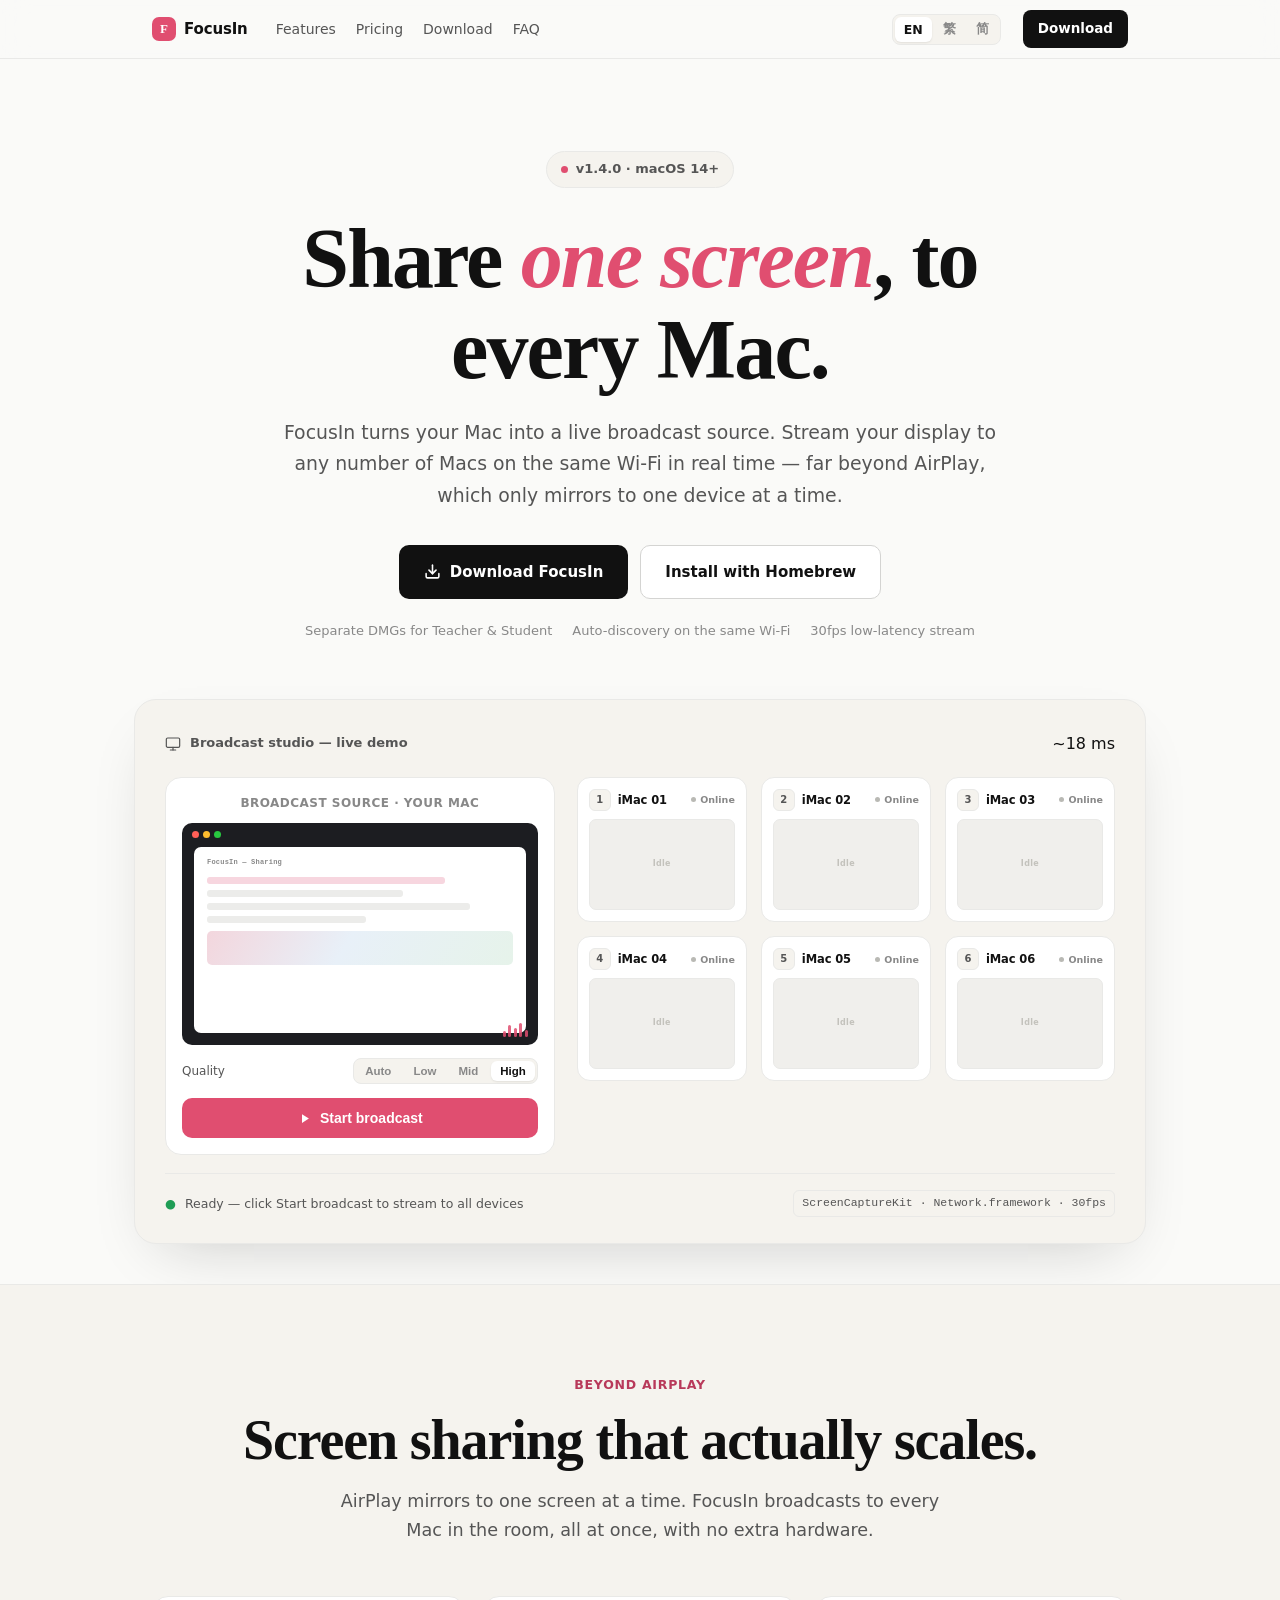
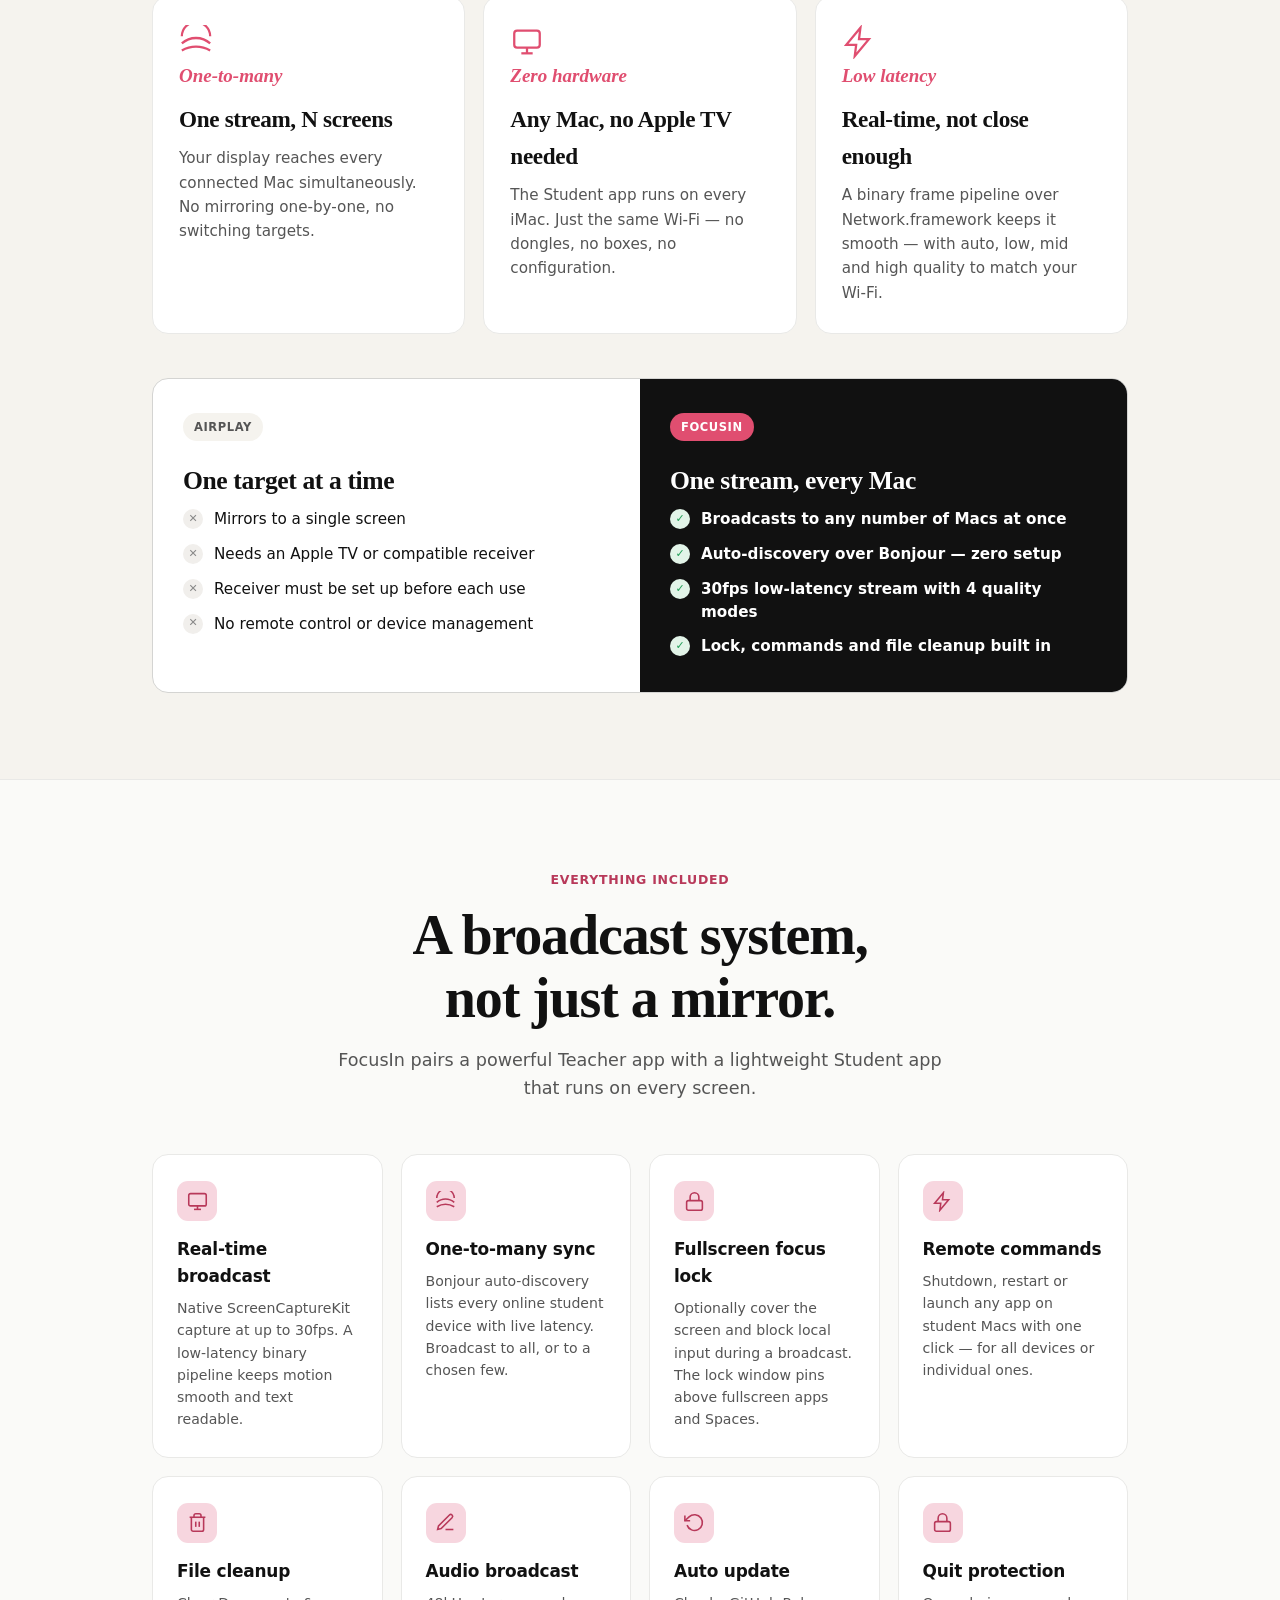
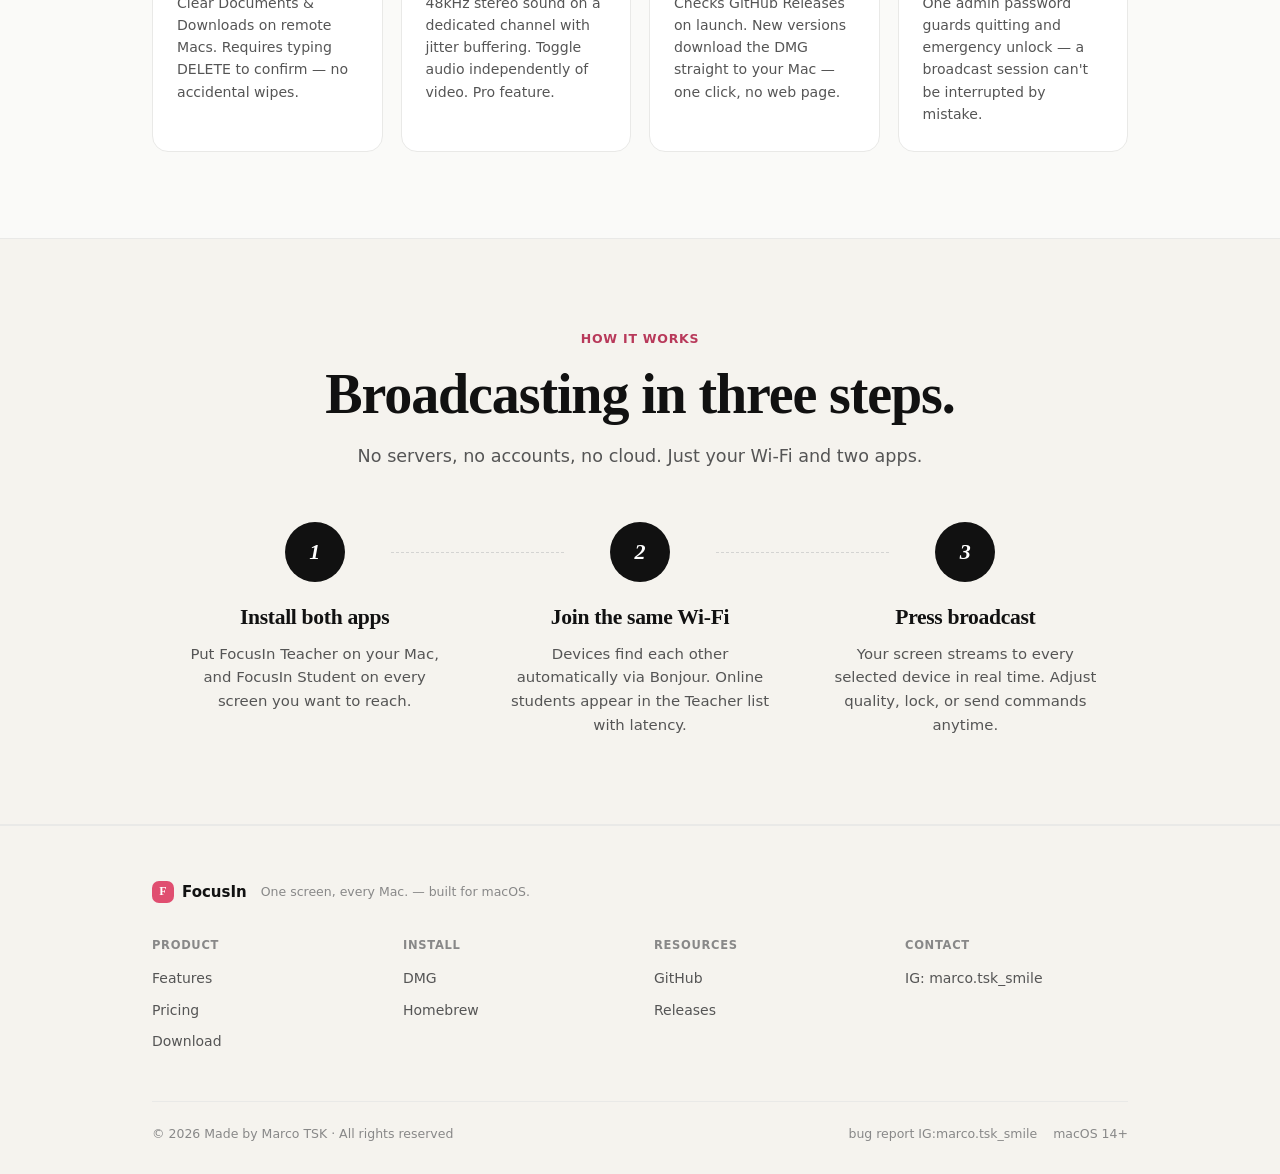
<file: index.html>
<!DOCTYPE html>
<html lang="en">
<head>
<meta charset="UTF-8">
<meta name="viewport" content="width=device-width, initial-scale=1.0">
<title>FocusIn — Share one screen, to every Mac</title>
<meta name="description" content="FocusIn streams your Mac's display to any number of Macs on the same Wi-Fi in real time — beyond AirPlay.">
<link rel="icon" href="data:image/svg+xml,%3Csvg xmlns='http://www.w3.org/2000/svg' viewBox='0 0 64 64'%3E%3Crect width='64' height='64' rx='14' fill='%23e04e70'/%3E%3Ctext x='32' y='44' font-family='Georgia' font-size='38' font-weight='700' fill='%23fff' text-anchor='middle'%3EF%3C/text%3E%3C/svg%3E">
<link rel="preconnect" href="https://miaoda.feishu.cn">
<link rel="stylesheet" href="https://miaoda.feishu.cn/fonts/css2?family=Fraunces:ital,opsz,wght@0,9..144,100..900;1,9..144,100..900&family=Inter:wght@400;500;600;700;800&display=swap">
<style>
:root{
  --paper:#fafaf8; --paper-warm:#f5f3ee; --ink:#111; --ink-muted:#555; --ink-subtle:#888;
  --line:#e9e9e7; --line-strong:#d4d4d2; --brand:#e04e70; --brand-deep:#b8395a; --brand-soft:#f7d6df;
  --on-ink:#fff; --ok:#1f9d55; --ok-soft:#e2f4e8;
  --font-display:"Fraunces Variable","Fraunces","Source Serif Pro","Songti SC","PingFang SC",Georgia,"Times New Roman",serif;
  --font-sans:"Inter Variable","Inter","Helvetica Neue",-apple-system,BlinkMacSystemFont,"Segoe UI","PingFang SC","Hiragino Sans GB","Microsoft YaHei",system-ui,sans-serif;
  --font-mono:"JetBrains Mono","SF Mono",ui-monospace,SFMono-Regular,Menlo,Monaco,Consolas,monospace;
  --container:64rem; --radius:.5rem; --radius-l:.75rem; --radius-2l:1rem;
  --ease:cubic-bezier(.4,0,.2,1);
}
*{margin:0;padding:0;box-sizing:border-box}
html{scroll-behavior:smooth}
body{background:var(--paper);color:var(--ink);font-family:var(--font-sans);font-size:16px;line-height:1.6;-webkit-font-smoothing:antialiased}
::selection{background:var(--brand);color:#fff}
img,svg{display:block;max-width:100%}
a{color:var(--ink)}
.wrap{max-width:var(--container);margin:0 auto;padding:0 24px}
@media(max-width:640px){.wrap{padding:0 18px}}

/* ===== 頂欄 ===== */
.nav{position:sticky;top:0;z-index:50;background:rgba(250,250,248,.86);backdrop-filter:saturate(1.6) blur(14px);border-bottom:1px solid var(--line)}
.nav .wrap{display:flex;align-items:center;gap:22px;height:58px}
.nav .logo{display:flex;align-items:center;gap:8px;font-weight:700;font-size:15px;text-decoration:none;letter-spacing:-.01em}
.logo-ic{width:24px;height:24px;border-radius:7px;background:var(--brand);color:#fff;display:inline-flex;align-items:center;justify-content:center;font-family:var(--font-display);font-weight:700;font-size:13px}
.nav .links{display:flex;gap:20px;margin-left:6px}
.nav .links a{font-size:14px;color:var(--ink-muted);text-decoration:none;font-weight:500}
.nav .links a:hover{color:var(--ink)}
.nav .spacer{flex:1}
.lang{display:flex;gap:2px;background:var(--paper-warm);border:1px solid var(--line);border-radius:8px;padding:2px}
.lang button{border:0;background:transparent;font-size:12.5px;font-weight:600;color:var(--ink-subtle);padding:4px 9px;border-radius:6px;cursor:pointer;font-family:var(--font-sans)}
.lang button.on{background:#fff;color:var(--ink);box-shadow:0 1px 2px rgba(17,17,17,.08)}
.nav .cta{background:var(--ink);color:var(--on-ink);border:0;border-radius:8px;padding:8px 15px;font-size:13.5px;font-weight:600;cursor:pointer;text-decoration:none}
.nav .cta:hover{background:#000}
@media(max-width:760px){.nav .links{display:none}.nav .cta{padding:7px 11px;font-size:12.5px}}

/* ===== 視圖路由 ===== */
section.view{display:none}
section.view.active{display:block}

/* ===== Hero ===== */
.hero{padding:92px 0 40px;text-align:center;overflow:hidden;position:relative}
.hero .badge{display:inline-flex;align-items:center;gap:8px;font-size:13px;font-weight:600;color:var(--ink-muted);background:var(--paper-warm);border:1px solid var(--line);border-radius:999px;padding:7px 14px;margin-bottom:26px}
.hero .badge .dot{width:7px;height:7px;border-radius:50%;background:var(--brand);animation:pulse 2.2s infinite}
@keyframes pulse{0%,100%{opacity:1}50%{opacity:.35}}
.hero h1{font-family:var(--font-display);font-weight:560;font-size:clamp(2.75rem,7vw,5.25rem);line-height:1.08;letter-spacing:-.022em;max-width:20ch;margin:0 auto 22px}
.hero h1 .em{font-style:italic;color:var(--brand)}
.hero .sub{font-size:clamp(1.02rem,1.6vw,1.18rem);color:var(--ink-muted);max-width:62ch;margin:0 auto 34px;line-height:1.65}
.hero .btns{display:flex;gap:12px;justify-content:center;flex-wrap:wrap}
.btn{display:inline-flex;align-items:center;gap:9px;border-radius:10px;padding:14px 24px;font-size:15px;font-weight:600;text-decoration:none;border:1px solid transparent;cursor:pointer;transition:transform .15s var(--ease),box-shadow .15s var(--ease)}
.btn:hover{transform:translateY(-1px)}
.btn-dark{background:var(--ink);color:var(--on-ink)}
.btn-dark:hover{background:#000;box-shadow:0 8px 22px rgba(17,17,17,.16)}
.btn-ghost{background:#fff;color:var(--ink);border-color:var(--line-strong)}
.btn-ghost:hover{border-color:var(--ink)}
.btn-brand{background:var(--brand);color:#fff}
.btn-brand:hover{background:var(--brand-deep);box-shadow:0 8px 22px rgba(224,78,112,.28)}
.hero .meta{display:flex;gap:20px;justify-content:center;margin-top:22px;font-size:13px;color:var(--ink-subtle);flex-wrap:wrap}

/* ===== Hero 廣播 Demo ===== */
.broadcast{position:relative;margin:58px auto 0;max-width:1060px;padding:0 24px}
.bc-stage{position:relative;background:var(--paper-warm);border:1px solid var(--line);border-radius:22px;padding:30px 30px 26px;box-shadow:0 24px 60px -28px rgba(17,17,17,.22)}
.bc-head{display:flex;align-items:center;gap:12px;margin-bottom:20px}
.bc-head .t{display:flex;align-items:center;gap:9px;font-size:13px;font-weight:600;color:var(--ink-muted)}
.bc-head .t svg{width:16px;height:16px}
.bc-live{display:inline-flex;align-items:center;gap:6px;font-size:11.5px;font-weight:700;color:var(--brand-deep);background:var(--brand-soft);border-radius:999px;padding:4px 10px;opacity:0;transition:opacity .3s}
.bc-live.on{opacity:1}
.bc-live .d{width:6px;height:6px;border-radius:50%;background:var(--brand);animation:pulse 1.4s infinite}
.bc-grid{display:grid;grid-template-columns:minmax(0,1.05fr) minmax(0,1.45fr);gap:22px;align-items:stretch}
@media(max-width:860px){.bc-grid{grid-template-columns:1fr}}

/* 主機端（廣播源） */
.source{background:#fff;border:1px solid var(--line);border-radius:16px;padding:16px;display:flex;flex-direction:column}
.source .cap{font-size:12px;font-weight:700;color:var(--ink-subtle);letter-spacing:.04em;text-transform:uppercase;margin-bottom:10px}
.screen{position:relative;background:#1c1d21;border-radius:10px;aspect-ratio:16/10;overflow:hidden}
.screen .bar{position:absolute;top:0;left:0;right:0;display:flex;gap:4px;padding:8px 10px}
.screen .bar i{width:7px;height:7px;border-radius:50%}
.screen .bar i:nth-child(1){background:#ff5f57}.screen .bar i:nth-child(2){background:#febc2e}.screen .bar i:nth-child(3){background:#28c840}
.screen .win{position:absolute;inset:24px 12px 12px;background:#fff;border-radius:7px;padding:10px 13px;overflow:hidden}
.screen .win .wbar{display:flex;align-items:center;gap:5px;margin-bottom:9px}
.screen .win .wbar span{font-size:7px;font-weight:600;color:var(--ink-subtle);font-family:var(--font-mono);letter-spacing:.03em}
.screen .win .lines{display:flex;flex-direction:column;gap:6px}
.screen .win .lines i{height:7px;border-radius:3px;background:#ececea}
.screen .win .lines i:nth-child(1){width:78%}.screen .win .lines i:nth-child(2){width:64%}.screen .win .lines i:nth-child(3){width:86%}.screen .win .lines i:nth-child(4){width:52%}
.screen .win .lines i.hl{background:var(--brand-soft)}
.screen .win .pic{flex:1;margin-top:8px;border-radius:5px;background:linear-gradient(120deg,#f3d6dd,#e8f0f8 45%,#e6f3ea);min-height:34px}
.screen .sig{position:absolute;right:10px;bottom:8px;display:flex;align-items:flex-end;gap:2.5px;height:14px}
.screen .sig i{width:3px;border-radius:2px;background:var(--brand);opacity:.85;animation:eq 1.1s infinite alternate ease-in-out}
.screen .sig i:nth-child(1){height:6px;animation-delay:.05s}
.screen .sig i:nth-child(2){height:12px;animation-delay:.22s}
.screen .sig i:nth-child(3){height:9px;animation-delay:.38s}
.screen .sig i:nth-child(4){height:14px;animation-delay:.12s}
.screen .sig i:nth-child(5){height:7px;animation-delay:.3s}
@keyframes eq{from{height:4px}to{height:14px}}
.source .q-row{display:flex;align-items:center;gap:8px;margin-top:13px;font-size:12px;color:var(--ink-muted);font-weight:500}
.q-opts{display:flex;gap:4px;margin-left:auto;background:var(--paper-warm);border:1px solid var(--line);border-radius:8px;padding:2px}
.q-opt{border:0;background:transparent;font-size:11.5px;font-weight:600;color:var(--ink-subtle);padding:4px 9px;border-radius:6px;cursor:pointer}
.q-opt.on{background:#fff;color:var(--ink);box-shadow:0 1px 2px rgba(17,17,17,.08)}
.bc-start{margin-top:14px;width:100%;border:0;border-radius:10px;background:var(--brand);color:#fff;font-size:14px;font-weight:600;padding:12px;cursor:pointer;display:flex;align-items:center;justify-content:center;gap:8px}
.bc-start:hover{background:var(--brand-deep)}
.bc-start.stopping{background:var(--ink)}

/* 接收端（多台裝置） */
.receivers{display:grid;grid-template-columns:1fr 1fr 1fr;gap:14px;align-content:start}
.recv{background:#fff;border:1px solid var(--line);border-radius:13px;padding:11px;cursor:pointer;transition:border-color .18s,transform .18s var(--ease);position:relative}
.recv:hover{border-color:var(--line-strong);transform:translateY(-1px)}
.recv.sel{border-color:var(--brand);box-shadow:0 0 0 3px var(--brand-soft)}
.recv .r-head{display:flex;align-items:center;gap:7px;margin-bottom:8px}
.recv .r-ic{width:22px;height:22px;border-radius:6px;background:var(--paper-warm);display:flex;align-items:center;justify-content:center;font-size:10px;font-weight:800;color:var(--ink-muted);border:1px solid var(--line)}
.recv .r-name{font-size:11.5px;font-weight:600;letter-spacing:-.01em}
.recv .r-state{margin-left:auto;font-size:9.5px;font-weight:700;color:var(--ink-subtle);display:flex;align-items:center;gap:4px}
.recv .r-state .st{width:5px;height:5px;border-radius:50%;background:#b9b9b4}
.recv .r-scr{aspect-ratio:16/10;background:#f0efec;border:1px solid var(--line);border-radius:7px;position:relative;overflow:hidden;display:flex;align-items:center;justify-content:center}
.recv .r-scr .ph{font-size:8px;color:#c3c2bc;font-weight:600;letter-spacing:.04em}
.recv .r-scr .live-view{position:absolute;inset:0;background:#1c1d21;opacity:0;transition:opacity .45s;display:flex;flex-direction:column;padding:6px}
.recv .r-scr .live-view .lv-lines{display:flex;flex-direction:column;gap:4px;margin-top:5px}
.recv .r-scr .live-view .lv-lines i{height:5px;border-radius:2px;background:#3a3b41}
.recv .r-scr .live-view .lv-lines i:nth-child(1){width:80%}.recv .r-scr .live-view .lv-lines i:nth-child(2){width:62%}
.recv .r-scr .lv-pic{flex:1;margin-top:6px;border-radius:4px;background:linear-gradient(120deg,#f3d6dd,#e8f0f8 45%,#e6f3ea)}
.recv.on .r-scr .live-view{opacity:1}
.recv.on .r-state{color:var(--brand-deep)}
.recv.on .r-state .st{background:var(--brand);animation:pulse 1.4s infinite}
.recv .pulse{position:absolute;inset:-8px;border-radius:16px;border:2px solid var(--brand);opacity:0;pointer-events:none}
.recv.pinging .pulse{animation:ring .9s var(--ease)}
@keyframes ring{0%{opacity:.9;transform:scale(.82)}100%{opacity:0;transform:scale(1.12)}}
.bc-status{display:flex;align-items:center;gap:9px;margin-top:18px;padding-top:16px;border-top:1px solid var(--line);font-size:12.5px;color:var(--ink-muted)}
.bc-status .ok{color:var(--ok);font-weight:600}
.bc-status .mono{font-family:var(--font-mono);font-size:11.5px;background:var(--paper-warm);border:1px solid var(--line);border-radius:6px;padding:3px 8px;color:var(--ink-muted)}

/* ===== 通用 Section ===== */
.sec{padding:86px 0}
.sec-head{text-align:center;max-width:52rem;margin:0 auto 52px}
.sec-head .eyebrow{display:inline-flex;align-items:center;gap:8px;font-size:12.5px;font-weight:700;letter-spacing:.06em;text-transform:uppercase;color:var(--brand-deep);margin-bottom:14px}
.sec-head h2{font-family:var(--font-display);font-weight:560;font-size:clamp(2.1rem,5vw,3.5rem);line-height:1.12;letter-spacing:-.02em;text-wrap:balance}
.sec-head p{font-size:clamp(1rem,1.4vw,1.1rem);color:var(--ink-muted);margin-top:16px;max-width:56ch;margin-left:auto;margin-right:auto}
.reveal{opacity:0;transform:translateY(22px);transition:opacity .7s var(--ease),transform .7s var(--ease)}
.reveal.in{opacity:1;transform:none}
@media(prefers-reduced-motion:reduce){.reveal{opacity:1;transform:none;transition:none}.screen .sig i,.recv .r-state .st,.hero .badge .dot{animation:none!important}}

/* ===== Beyond AirPlay ===== */
.alt{background:var(--paper-warm);border-top:1px solid var(--line);border-bottom:1px solid var(--line)}
.cards3{display:grid;grid-template-columns:repeat(3,1fr);gap:18px}
@media(max-width:900px){.cards3{grid-template-columns:1fr;gap:14px}}
.c3{background:#fff;border:1px solid var(--line);border-radius:var(--radius-2l);padding:28px 26px}
.c3 .n{font-family:var(--font-display);font-style:italic;font-size:19px;color:var(--brand);font-weight:600}
.c3 h3{font-family:var(--font-display);font-weight:600;font-size:1.45rem;margin:10px 0 8px;letter-spacing:-.015em}
.c3 p{font-size:.95rem;color:var(--ink-muted)}
.c3 svg{width:34px;height:34px;stroke:var(--brand);stroke-width:1.6;fill:none;margin-bottom:2px}
.vs{display:grid;grid-template-columns:1fr 1fr;gap:0;border:1px solid var(--line-strong);border-radius:var(--radius-2l);overflow:hidden;background:#fff;margin-top:44px}
@media(max-width:900px){.vs{grid-template-columns:1fr}}
.vs .side{padding:34px 30px}
.vs .side.vs-you{background:var(--ink);color:var(--on-ink)}
.vs .side h4{font-family:var(--font-display);font-size:1.6rem;font-weight:600;letter-spacing:-.015em;margin-bottom:6px}
.vs .side .tag{font-size:11.5px;font-weight:700;letter-spacing:.05em;text-transform:uppercase;margin-bottom:20px;display:inline-block;padding:5px 11px;border-radius:999px}
.vs .side.vs-air .tag{background:var(--paper-warm);color:var(--ink-muted)}
.vs .side.vs-you .tag{background:var(--brand);color:#fff}
.vs ul{list-style:none;display:flex;flex-direction:column;gap:12px}
.vs li{display:flex;gap:11px;font-size:.95rem;align-items:flex-start;line-height:1.5}
.vs li .x{flex:0 0 auto;width:20px;height:20px;border-radius:50%;display:inline-flex;align-items:center;justify-content:center;font-size:11px;font-weight:800;margin-top:1px}
.vs .vs-air li .x{background:#f1efec;color:var(--ink-subtle)}
.vs .vs-you li .x{background:var(--ok-soft);color:var(--ok)}
.vs .vs-air{color:var(--ink)}
.vs .vs-you li{color:#d9d9d6}
.vs .vs-you li .tt{color:#fff;font-weight:600}

/* ===== 功能網格 ===== */
.grid8{display:grid;grid-template-columns:repeat(4,1fr);gap:18px}
@media(max-width:1060px){.grid8{grid-template-columns:repeat(2,1fr)}}
@media(max-width:600px){.grid8{grid-template-columns:1fr}}
.fcard{background:#fff;border:1px solid var(--line);border-radius:var(--radius-2l);padding:26px 24px;transition:border-color .2s,transform .2s var(--ease)}
.fcard:hover{border-color:var(--line-strong);transform:translateY(-2px)}
.fcard .ic{width:40px;height:40px;border-radius:11px;background:var(--brand-soft);display:flex;align-items:center;justify-content:center;margin-bottom:15px}
.fcard .ic svg{width:21px;height:21px;stroke:var(--brand-deep);stroke-width:1.8;fill:none}
.fcard h3{font-size:1.06rem;font-weight:600;letter-spacing:-.012em;margin-bottom:7px;display:flex;align-items:center;gap:8px}
.fcard h3 .pro{font-size:9.5px;font-weight:800;letter-spacing:.05em;background:var(--ink);color:#fff;border-radius:5px;padding:2.5px 7px;text-transform:uppercase}
.fcard p{font-size:.88rem;color:var(--ink-muted);line-height:1.58}

/* ===== How it works ===== */
.how{display:grid;grid-template-columns:repeat(3,1fr);gap:0;position:relative}
@media(max-width:860px){.how{grid-template-columns:1fr;gap:34px}}
.how .step{text-align:center;padding:0 26px;position:relative}
.how .step:not(:last-child)::after{content:"";position:absolute;top:30px;left:calc(50% + 76px);width:calc(100% - 152px);border-top:1.5px dashed var(--line-strong)}
@media(max-width:860px){.how .step:not(:last-child)::after{display:none}}
.how .num{width:60px;height:60px;margin:0 auto 18px;border-radius:50%;background:var(--ink);color:#fff;display:flex;align-items:center;justify-content:center;font-family:var(--font-display);font-style:italic;font-weight:600;font-size:22px}
.how h3{font-family:var(--font-display);font-weight:600;font-size:1.35rem;letter-spacing:-.015em;margin-bottom:8px}
.how p{font-size:.93rem;color:var(--ink-muted);max-width:30ch;margin:0 auto}
.brew{background:#1b1c1f;border-radius:var(--radius-2l);color:#e8e8e6;margin-top:56px;overflow:hidden}
.brew .b-head{display:flex;align-items:center;gap:10px;padding:18px 24px;border-bottom:1px solid #2c2d31;font-size:13px;font-weight:600}
.brew .b-head svg{width:17px;height:17px}
.brew .b-head .lbl{margin-left:auto;font-family:var(--font-mono);font-size:11px;color:#9a9ba0}
.brew pre{font-family:var(--font-mono);font-size:13.5px;line-height:1.9;padding:22px 24px;overflow-x:auto}
.brew pre .c{color:#7d7f87}
.brew pre .cmd{color:#fff}
.brew pre .hl{color:#ff8fa8}

/* ===== 比較表 ===== */
.cmp{overflow-x:auto;border:1px solid var(--line-strong);border-radius:var(--radius-2l);background:#fff}
.cmp table{width:100%;border-collapse:collapse;min-width:560px}
.cmp th,.cmp td{padding:15px 20px;text-align:left;border-bottom:1px solid var(--line);font-size:.92rem;vertical-align:top}
.cmp thead th{font-size:12px;font-weight:700;letter-spacing:.05em;text-transform:uppercase;color:var(--ink-subtle);background:var(--paper-warm)}
.cmp thead th:not(:first-child){text-align:center}
.cmp .ver{display:block;font-size:1.05rem;font-weight:700;color:var(--ink);text-transform:none;letter-spacing:0;margin-top:2px}
.cmp .ver .pill{font-size:9.5px;background:var(--brand);color:#fff;border-radius:999px;padding:2px 9px;margin-left:6px;vertical-align:2px;text-transform:uppercase;letter-spacing:.04em}
.cmp td:first-child{font-weight:500}
.cmp td:not(:first-child){text-align:center}
.cmp td.yes{color:var(--ok);font-weight:700}
.cmp td.no{color:var(--ink-subtle)}
.cmp tbody tr:last-child td{border-bottom:0}

/* ===== 定價 ===== */
.price-grid{display:grid;grid-template-columns:repeat(3,1fr);gap:18px;align-items:stretch}
@media(max-width:960px){.price-grid{grid-template-columns:1fr;max-width:460px;margin:0 auto}}
.pcard{background:#fff;border:1px solid var(--line);border-radius:var(--radius-2l);padding:30px 28px;display:flex;flex-direction:column;position:relative}
.pcard.pop{border-color:var(--brand);box-shadow:0 0 0 4px var(--brand-soft)}
.pcard .pop-tag{position:absolute;top:-12px;left:50%;transform:translateX(-50%);background:var(--brand);color:#fff;font-size:11px;font-weight:800;letter-spacing:.05em;text-transform:uppercase;border-radius:999px;padding:5px 14px}
.pcard h3{font-family:var(--font-display);font-weight:600;font-size:1.5rem;letter-spacing:-.015em}
.pcard .desc{font-size:.9rem;color:var(--ink-muted);margin:6px 0 18px}
.pcard .price{font-family:var(--font-display);font-weight:600;font-size:2.2rem;letter-spacing:-.02em}
.pcard .price .per{font-family:var(--font-sans);font-size:.82rem;color:var(--ink-subtle);font-weight:500;letter-spacing:0}
.pcard .trial{font-size:12px;color:var(--ok);font-weight:600;margin:4px 0 14px}
.pcard ul{list-style:none;display:flex;flex-direction:column;gap:9px;margin:6px 0 22px;flex:1}
.pcard li{display:flex;gap:9px;font-size:.9rem;line-height:1.5}
.pcard li .ck{flex:0 0 auto;width:19px;height:19px;border-radius:50%;background:var(--ok-soft);color:var(--ok);display:inline-flex;align-items:center;justify-content:center;font-size:10.5px;font-weight:800;margin-top:2px}
.pcard .btn{justify-content:center;width:100%}
.price-note{font-size:12.5px;color:var(--ink-subtle);text-align:center;margin-top:26px;max-width:66ch;margin-left:auto;margin-right:auto;line-height:1.6}

/* ===== License ===== */
.license{max-width:640px;margin:46px auto 0;background:#fff;border:1px solid var(--line);border-radius:var(--radius-2l);padding:34px 32px;text-align:center}
.license h3{font-family:var(--font-display);font-weight:600;font-size:1.5rem;margin-bottom:6px}
.license .l-sub{font-size:.93rem;color:var(--ink-muted);margin-bottom:22px}
.license .field{display:flex;gap:10px;max-width:420px;margin:0 auto}
.license input{flex:1;border:1px solid var(--line-strong);border-radius:10px;padding:12px 14px;font-size:14px;font-family:var(--font-sans);outline:none;background:var(--paper)}
.license input:focus{border-color:var(--brand)}
.license .err{display:none;color:#d33;font-size:12.5px;margin-top:10px}
.license .err.show{display:block}
.license .res{display:none;margin-top:20px;padding-top:20px;border-top:1px solid var(--line)}
.license .res.show{display:block}
.license .res .rl{font-size:11.5px;font-weight:700;letter-spacing:.05em;text-transform:uppercase;color:var(--ink-subtle);margin-bottom:10px}
.license .res .key{font-family:var(--font-mono);font-size:17px;font-weight:600;letter-spacing:.06em;background:var(--paper-warm);border:1px dashed var(--line-strong);border-radius:10px;padding:16px 12px;word-break:break-all}
.license .how{margin-top:18px;text-align:left;font-size:.85rem;color:var(--ink-muted)}
.license .how ol{margin:8px 0 0 20px;display:flex;flex-direction:column;gap:5px}
.license .trial-hint{font-size:12px;color:var(--ok);font-weight:600;margin-top:14px}

/* ===== 下載 ===== */
.dl-grid{display:grid;grid-template-columns:repeat(2,1fr);gap:18px;max-width:760px;margin:0 auto}
@media(max-width:700px){.dl-grid{grid-template-columns:1fr}}
.dlcard{background:#fff;border:1px solid var(--line);border-radius:var(--radius-2l);padding:30px 28px;display:flex;flex-direction:column}
.dlcard .d-head{display:flex;align-items:center;gap:13px;margin-bottom:6px}
.dlcard .d-ic{width:44px;height:44px;border-radius:12px;background:var(--ink);color:#fff;display:flex;align-items:center;justify-content:center;font-family:var(--font-display);font-weight:700;font-size:19px}
.dlcard .d-ic.alt{background:var(--brand)}
.dlcard h3{font-size:1.2rem;font-weight:700;letter-spacing:-.012em}
.dlcard .d-desc{font-size:.88rem;color:var(--ink-muted);margin-bottom:18px}
.dlcard .ver-line{font-size:12.5px;color:var(--ink-subtle);margin-bottom:14px;font-family:var(--font-mono)}
.dlcard .btn{justify-content:center}
.dlcard .btn svg{width:16px;height:16px}
.brew-wrap{margin-top:44px}

/* ===== FAQ ===== */
.faq{max-width:760px;margin:0 auto;display:flex;flex-direction:column;gap:12px}
details.faq-i{background:#fff;border:1px solid var(--line);border-radius:14px;overflow:hidden}
details.faq-i summary{list-style:none;display:flex;align-items:center;gap:12px;padding:19px 22px;cursor:pointer;font-size:1rem;font-weight:600;letter-spacing:-.01em}
details.faq-i summary::-webkit-details-marker{display:none}
details.faq-i summary .pm{margin-left:auto;font-family:var(--font-mono);font-size:17px;color:var(--ink-subtle);transition:transform .2s var(--ease)}
details.faq-i[open] summary .pm{transform:rotate(45deg)}
details.faq-i .a{padding:0 22px 20px;font-size:.94rem;color:var(--ink-muted);line-height:1.65}
details.faq-i .a code{font-family:var(--font-mono);font-size:.86em;background:var(--paper-warm);border:1px solid var(--line);border-radius:5px;padding:1.5px 6px}
.contact{display:grid;grid-template-columns:repeat(3,1fr);gap:16px;margin-top:46px}
@media(max-width:820px){.contact{grid-template-columns:1fr}}
.contact .c{background:#fff;border:1px solid var(--line);border-radius:14px;padding:24px;text-align:center}
.contact .c h4{font-size:12px;font-weight:700;letter-spacing:.05em;text-transform:uppercase;color:var(--ink-subtle);margin-bottom:8px}
.contact .c .big{font-family:var(--font-display);font-weight:600;font-size:1.28rem;letter-spacing:-.015em}
.contact .c p{font-size:.84rem;color:var(--ink-muted);margin-top:4px}
.contact .c a{color:var(--brand-deep);text-decoration:none;font-weight:600}
.contact .c a:hover{text-decoration:underline}

/* ===== Footer ===== */
.footer{border-top:1px solid var(--line);background:var(--paper-warm);padding:54px 0 30px}
.footer .top{display:flex;align-items:center;gap:14px;margin-bottom:32px}
.footer .top .tag{font-size:12.5px;color:var(--ink-subtle)}
.footer .cols{display:grid;grid-template-columns:repeat(4,1fr);gap:28px;margin-bottom:40px}
@media(max-width:760px){.footer .cols{grid-template-columns:repeat(2,1fr)}}
.footer h5{font-size:11.5px;font-weight:700;letter-spacing:.06em;text-transform:uppercase;color:var(--ink-subtle);margin-bottom:13px}
.footer .cols a{display:block;font-size:14px;color:var(--ink-muted);text-decoration:none;margin-bottom:9px}
.footer .cols a:hover{color:var(--ink)}
.footer .bottom{display:flex;justify-content:space-between;align-items:center;gap:12px;padding-top:22px;border-top:1px solid var(--line);font-size:12.5px;color:var(--ink-subtle);flex-wrap:wrap}
.footer .legal{display:flex;gap:16px}

/* ===== Toast ===== */
.toast{position:fixed;left:50%;bottom:30px;transform:translateX(-50%) translateY(80px);background:var(--ink);color:#fff;font-size:13.5px;font-weight:500;padding:12px 20px;border-radius:11px;opacity:0;transition:all .3s var(--ease);z-index:99;box-shadow:0 10px 30px rgba(17,17,17,.25);max-width:86vw}
.toast.show{opacity:1;transform:translateX(-50%) translateY(0)}
@media(prefers-reduced-motion:reduce){.toast{transition:none}}
</style>
</head>
<body>
<span id="home"></span><span id="features"></span><span id="pricing"></span><span id="download"></span><span id="faq"></span>

<nav class="nav">
  <div class="wrap">
    <a href="#home" data-route="home" class="logo"><span class="logo-ic">F</span>FocusIn</a>
    <div class="links">
      <a href="#features" data-route="features" data-i18n="nav.features">Features</a>
      <a href="#pricing" data-route="pricing" data-i18n="nav.pricing">Pricing</a>
      <a href="#download" data-route="download" data-i18n="nav.download">Download</a>
      <a href="#faq" data-route="faq" data-i18n="nav.faq">FAQ</a>
    </div>
    <div class="spacer"></div>
    <div class="lang" id="lang-switch" role="group" aria-label="Language">
      <button data-lang="en" class="on">EN</button>
      <button data-lang="zh-Hant">繁</button>
      <button data-lang="zh-Hans">简</button>
    </div>
    <a class="cta" href="#download" data-route="download" data-i18n="nav.downloadCta">Download</a>
  </div>
</nav>

<!-- ===== 視圖：首頁 ===== -->
<section id="view-home" class="view active">
  <header class="hero">
    <div class="wrap">
      <span class="badge"><span class="dot"></span><span data-i18n="home.badge">v1.4.0 · macOS 14+</span></span>
      <h1 data-i18n="home.h1">Share <em class="em">one screen</em>, to every Mac.</h1>
      <p class="sub" data-i18n="home.sub">FocusIn turns your Mac into a live broadcast source. Stream your display to any number of Macs on the same Wi-Fi in real time — far beyond AirPlay, which only mirrors to one device at a time.</p>
      <div class="btns">
        <a class="btn btn-dark" href="#download" data-route="download"><svg width="17" height="17" viewBox="0 0 24 24" fill="none" stroke="currentColor" stroke-width="2.2" stroke-linecap="round" stroke-linejoin="round"><path d="M21 15v4a2 2 0 0 1-2 2H5a2 2 0 0 1-2-2v-4"/><polyline points="7 10 12 15 17 10"/><line x1="12" y1="15" x2="12" y2="3"/></svg><span data-i18n="home.dlBtn">Download FocusIn</span></a>
        <a class="btn btn-ghost" href="#download" data-route="download"><span data-i18n="home.brewBtn">Install with Homebrew</span></a>
      </div>
      <div class="meta">
        <span data-i18n="home.meta1">Separate DMGs for Teacher &amp; Student</span>
        <span data-i18n="home.meta2">Auto-discovery on the same Wi-Fi</span>
        <span data-i18n="home.meta3">30fps low-latency stream</span>
      </div>
    </div>

    <!-- 廣播 Demo -->
    <div class="broadcast">
      <div class="bc-stage">
        <div class="bc-head">
          <div class="t"><svg viewBox="0 0 24 24" fill="none" stroke="currentColor" stroke-width="1.8" stroke-linecap="round" stroke-linejoin="round"><rect x="2" y="3" width="20" height="14" rx="2"/><line x1="8" y1="21" x2="16" y2="21"/><line x1="12" y1="17" x2="12" y2="21"/></svg><span data-i18n="demo.title">Broadcast studio — live demo</span></div>
          <span class="bc-live" id="bc-live"><span class="d"></span><span data-i18n="demo.live">Broadcasting</span></span>
          <span style="flex:1"></span>
          <span class="mono bc-head-lat" id="bc-lat">~18 ms</span>
        </div>
        <div class="bc-grid">
          <div class="source">
            <div class="cap" data-i18n="demo.source">Broadcast source · your Mac</div>
            <div class="screen">
              <div class="bar"><i></i><i></i><i></i></div>
              <div class="win">
                <div class="wbar"><span data-i18n="demo.window">FocusIn — Sharing</span></div>
                <div class="lines"><i class="hl"></i><i></i><i></i><i></i></div>
                <div class="pic"></div>
              </div>
              <div class="sig"><i></i><i></i><i></i><i></i><i></i></div>
            </div>
            <div class="q-row">
              <span data-i18n="demo.quality">Quality</span>
              <div class="q-opts" id="demo-quality">
                <button class="q-opt" data-q="auto" data-i18n="demo.qAuto">Auto</button>
                <button class="q-opt" data-q="low" data-i18n="demo.qLow">Low</button>
                <button class="q-opt" data-q="mid" data-i18n="demo.qMid">Mid</button>
                <button class="q-opt on" data-q="high" data-i18n="demo.qHigh">High</button>
              </div>
            </div>
            <button class="bc-start" id="bc-start" aria-pressed="false"><svg width="15" height="15" viewBox="0 0 24 24" fill="currentColor"><path d="M8 5v14l11-7z"/></svg><span data-i18n="demo.start">Start broadcast</span></button>
          </div>
          <div class="receivers" id="receivers"></div>
        </div>
        <div class="bc-status">
          <span class="ok" id="bc-status">●</span>
          <span id="bc-status-text" data-i18n="demo.ready">Ready — click Start broadcast to stream to all devices</span>
          <span style="flex:1"></span>
          <span class="mono" data-i18n="demo.tech">ScreenCaptureKit · Network.framework · 30fps</span>
        </div>
      </div>
    </div>
  </header>

  <!-- Beyond AirPlay -->
  <div class="sec alt">
    <div class="wrap">
      <div class="sec-head reveal">
        <span class="eyebrow" data-i18n="air.eyebrow">Beyond AirPlay</span>
        <h2 data-i18n="air.title">Screen sharing that actually scales.</h2>
        <p data-i18n="air.sub">AirPlay mirrors to one screen at a time. FocusIn broadcasts to every Mac in the room, all at once, with no extra hardware.</p>
      </div>
      <div class="cards3">
        <div class="c3 reveal">
          <svg viewBox="0 0 24 24"><path d="M2 8a10 10 0 0 1 20 0"/><path d="M2 13a15 15 0 0 1 20 0"/><path d="M2 18a20 20 0 0 1 20 0"/></svg>
          <div class="n" data-i18n="air.c1n">One-to-many</div>
          <h3 data-i18n="air.c1t">One stream, N screens</h3>
          <p data-i18n="air.c1d">Your display reaches every connected Mac simultaneously. No mirroring one-by-one, no switching targets.</p>
        </div>
        <div class="c3 reveal">
          <svg viewBox="0 0 24 24"><rect x="3" y="4" width="18" height="12" rx="2"/><path d="M8 20h8"/><path d="M12 16v4"/></svg>
          <div class="n" data-i18n="air.c2n">Zero hardware</div>
          <h3 data-i18n="air.c2t">Any Mac, no Apple TV needed</h3>
          <p data-i18n="air.c2d">The Student app runs on every iMac. Just the same Wi-Fi — no dongles, no boxes, no configuration.</p>
        </div>
        <div class="c3 reveal">
          <svg viewBox="0 0 24 24"><path d="M13 2L3 14h7l-1 8 10-12h-7l1-8z"/></svg>
          <div class="n" data-i18n="air.c3n">Low latency</div>
          <h3 data-i18n="air.c3t">Real-time, not close enough</h3>
          <p data-i18n="air.c3d">A binary frame pipeline over Network.framework keeps it smooth — with auto, low, mid and high quality to match your Wi-Fi.</p>
        </div>
      </div>
      <div class="vs reveal">
        <div class="side vs-air">
          <span class="tag" data-i18n="air.airTag">AirPlay</span>
          <h4 data-i18n="air.airT">One target at a time</h4>
          <ul>
            <li><span class="x">✕</span><span data-i18n="air.air1">Mirrors to a single screen</span></li>
            <li><span class="x">✕</span><span data-i18n="air.air2">Needs an Apple TV or compatible receiver</span></li>
            <li><span class="x">✕</span><span data-i18n="air.air3">Receiver must be set up before each use</span></li>
            <li><span class="x">✕</span><span data-i18n="air.air4">No remote control or device management</span></li>
          </ul>
        </div>
        <div class="side vs-you">
          <span class="tag" data-i18n="air.youTag">FocusIn</span>
          <h4 data-i18n="air.youT">One stream, every Mac</h4>
          <ul>
            <li><span class="x">✓</span><span><span class="tt" data-i18n="air.you1">Broadcasts to any number of Macs at once</span></span></li>
            <li><span class="x">✓</span><span><span class="tt" data-i18n="air.you2">Auto-discovery over Bonjour — zero setup</span></span></li>
            <li><span class="x">✓</span><span><span class="tt" data-i18n="air.you3">30fps low-latency stream with 4 quality modes</span></span></li>
            <li><span class="x">✓</span><span><span class="tt" data-i18n="air.you4">Lock, commands and file cleanup built in</span></span></li>
          </ul>
        </div>
      </div>
    </div>
  </div>

  <!-- 功能 -->
  <div class="sec" id="features-sec">
    <div class="wrap">
      <div class="sec-head reveal">
        <span class="eyebrow" data-i18n="feat.eyebrow">Everything included</span>
        <h2 data-i18n="feat.title">A broadcast system, not just a mirror.</h2>
        <p data-i18n="feat.sub">FocusIn pairs a powerful Teacher app with a lightweight Student app that runs on every screen.</p>
      </div>
      <div class="grid8">
        <div class="fcard reveal">
          <div class="ic"><svg viewBox="0 0 24 24"><rect x="2" y="3" width="20" height="14" rx="2"/><line x1="8" y1="21" x2="16" y2="21"/><line x1="12" y1="17" x2="12" y2="21"/></svg></div>
          <h3 data-i18n="feat.f1t">Real-time broadcast</h3>
          <p data-i18n="feat.f1d">Native ScreenCaptureKit capture at up to 30fps. A low-latency binary pipeline keeps motion smooth and text readable.</p>
        </div>
        <div class="fcard reveal">
          <div class="ic"><svg viewBox="0 0 24 24"><path d="M2 8a10 10 0 0 1 20 0"/><path d="M2 13a15 15 0 0 1 20 0"/><path d="M2 18a20 20 0 0 1 20 0"/></svg></div>
          <h3 data-i18n="feat.f2t">One-to-many sync</h3>
          <p data-i18n="feat.f2d">Bonjour auto-discovery lists every online student device with live latency. Broadcast to all, or to a chosen few.</p>
        </div>
        <div class="fcard reveal">
          <div class="ic"><svg viewBox="0 0 24 24"><rect x="3" y="11" width="18" height="11" rx="2"/><path d="M7 11V7a5 5 0 0 1 10 0v4"/></svg></div>
          <h3 data-i18n="feat.f3t">Fullscreen focus lock</h3>
          <p data-i18n="feat.f3d">Optionally cover the screen and block local input during a broadcast. The lock window pins above fullscreen apps and Spaces.</p>
        </div>
        <div class="fcard reveal">
          <div class="ic"><svg viewBox="0 0 24 24"><path d="M13 2L3 14h7l-1 8 10-12h-7l1-8z"/></svg></div>
          <h3 data-i18n="feat.f4t">Remote commands</h3>
          <p data-i18n="feat.f4d">Shutdown, restart or launch any app on student Macs with one click — for all devices or individual ones.</p>
        </div>
        <div class="fcard reveal">
          <div class="ic"><svg viewBox="0 0 24 24"><path d="M3 6h18"/><path d="M19 6v14a2 2 0 0 1-2 2H7a2 2 0 0 1-2-2V6"/><path d="M8 6V4a2 2 0 0 1 2-2h4a2 2 0 0 1 2 2v2"/><line x1="10" y1="11" x2="10" y2="17"/><line x1="14" y1="11" x2="14" y2="17"/></svg></div>
          <h3 data-i18n="feat.f5t">File cleanup</h3>
          <p data-i18n="feat.f5d">Clear Documents &amp; Downloads on remote Macs. Requires typing DELETE to confirm — no accidental wipes.</p>
        </div>
        <div class="fcard reveal">
          <div class="ic"><svg viewBox="0 0 24 24"><path d="M12 20h9"/><path d="M16.5 3.5a2.1 2.1 0 0 1 3 3L7 19l-4 1 1-4L16.5 3.5z"/></svg></div>
          <h3 data-i18n="feat.f6t">Audio broadcast <span class="pro">Pro</span></h3>
          <p data-i18n="feat.f6d">48kHz stereo sound on a dedicated channel with jitter buffering. Toggle audio independently of video. Pro feature.</p>
        </div>
        <div class="fcard reveal">
          <div class="ic"><svg viewBox="0 0 24 24"><path d="M1 4v6h6"/><path d="M3.5 15a9 9 0 1 0 2.3-9.4L1 10"/></svg></div>
          <h3 data-i18n="feat.f7t">Auto update</h3>
          <p data-i18n="feat.f7d">Checks GitHub Releases on launch. New versions download the DMG straight to your Mac — one click, no web page.</p>
        </div>
        <div class="fcard reveal">
          <div class="ic"><svg viewBox="0 0 24 24"><rect x="3" y="11" width="18" height="11" rx="2"/><path d="M7 11V7a5 5 0 0 1 10 0v4"/></svg></div>
          <h3 data-i18n="feat.f8t">Quit protection</h3>
          <p data-i18n="feat.f8d">One admin password guards quitting and emergency unlock — a broadcast session can't be interrupted by mistake.</p>
        </div>
      </div>
    </div>
  </div>

  <!-- How it works -->
  <div class="sec alt">
    <div class="wrap">
      <div class="sec-head reveal">
        <span class="eyebrow" data-i18n="how.eyebrow">How it works</span>
        <h2 data-i18n="how.title">Broadcasting in three steps.</h2>
        <p data-i18n="how.sub">No servers, no accounts, no cloud. Just your Wi-Fi and two apps.</p>
      </div>
      <div class="how reveal">
        <div class="step">
          <div class="num">1</div>
          <h3 data-i18n="how.s1t">Install both apps</h3>
          <p data-i18n="how.s1d">Put FocusIn Teacher on your Mac, and FocusIn Student on every screen you want to reach.</p>
        </div>
        <div class="step">
          <div class="num">2</div>
          <h3 data-i18n="how.s2t">Join the same Wi-Fi</h3>
          <p data-i18n="how.s2d">Devices find each other automatically via Bonjour. Online students appear in the Teacher list with latency.</p>
        </div>
        <div class="step">
          <div class="num">3</div>
          <h3 data-i18n="how.s3t">Press broadcast</h3>
          <p data-i18n="how.s3d">Your screen streams to every selected device in real time. Adjust quality, lock, or send commands anytime.</p>
        </div>
      </div>
    </div>
  </div>
</section>

<!-- ===== 視圖：功能 ===== -->
<section id="view-features" class="view">
  <div class="sec" style="padding-top:70px">
    <div class="wrap">
      <div class="sec-head">
        <span class="eyebrow" data-i18n="featv.eyebrow">Feature comparison</span>
        <h2 data-i18n="featv.title">What you get in each version.</h2>
        <p data-i18n="featv.sub">The Stable release is fully free. Pro adds audio broadcast and early access to new features.</p>
      </div>
      <div class="cmp">
        <table>
          <thead>
            <tr>
              <th data-i18n="cmp.feature">Feature</th>
              <th><span data-i18n="cmp.free">Free</span><span class="ver" data-i18n="cmp.stableVer">Stable v1.4.0</span></th>
              <th><span data-i18n="cmp.pro">Pro</span><span class="ver">FI-PRO Key <span class="pill" data-i18n="cmp.pop">Popular</span></span></th>
            </tr>
          </thead>
          <tbody>
            <tr><td data-i18n="cmp.r1">Real-time screen broadcast (30fps)</td><td class="yes">✓</td><td class="yes">✓</td></tr>
            <tr><td data-i18n="cmp.r2">One-to-many streaming (N devices)</td><td class="yes">✓</td><td class="yes">✓</td></tr>
            <tr><td data-i18n="cmp.r3">Bonjour auto-discovery + latency</td><td class="yes">✓</td><td class="yes">✓</td></tr>
            <tr><td data-i18n="cmp.r4">4 quality modes (Auto / Low / Mid / High)</td><td class="yes">✓</td><td class="yes">✓</td></tr>
            <tr><td data-i18n="cmp.r5">Fullscreen focus lock + input blocking</td><td class="yes">✓</td><td class="yes">✓</td></tr>
            <tr><td data-i18n="cmp.r6">Remote commands (shutdown / restart / launch)</td><td class="yes">✓</td><td class="yes">✓</td></tr>
            <tr><td data-i18n="cmp.r7">Remote file cleanup (DELETE confirm)</td><td class="yes">✓</td><td class="yes">✓</td></tr>
            <tr><td data-i18n="cmp.r8">Quit protection + emergency unlock</td><td class="yes">✓</td><td class="yes">✓</td></tr>
            <tr><td data-i18n="cmp.r9">Auto update (direct DMG download)</td><td class="yes">✓</td><td class="yes">✓</td></tr>
            <tr><td data-i18n="cmp.r10">Homebrew installation</td><td class="yes">✓</td><td class="yes">✓</td></tr>
            <tr><td data-i18n="cmp.r11">Audio broadcast (48kHz stereo)</td><td class="no">—</td><td class="yes">✓</td></tr>
            <tr><td data-i18n="cmp.r12">Early access to new features</td><td class="no">—</td><td class="yes">✓</td></tr>
            <tr><td data-i18n="cmp.r13">Priority support</td><td class="no">—</td><td class="yes">✓</td></tr>
          </tbody>
        </table>
      </div>
    </div>
  </div>
</section>

<!-- ===== 視圖：定價 ===== -->
<section id="view-pricing" class="view">
  <div class="sec" style="padding-top:70px">
    <div class="wrap">
      <div class="sec-head">
        <span class="eyebrow" data-i18n="price.eyebrow">Pricing</span>
        <h2 data-i18n="price.title">Simple pricing, no surprises.</h2>
        <p data-i18n="price.sub">Buy on this page and get an instant License Key. Enter it in the app to unlock Pro. 7-day free trial included.</p>
      </div>
      <div class="price-grid">
        <div class="pcard">
          <h3 data-i18n="price.freeName">Free</h3>
          <p class="desc" data-i18n="price.freeDesc">Everything you need to broadcast</p>
          <div class="price">HK$0<span class="per" data-i18n="price.freePer">· Free forever</span></div>
          <div class="trial">—</div>
          <ul>
            <li><span class="ck">✓</span><span data-i18n="price.f1">Real-time screen broadcast (HD)</span></li>
            <li><span class="ck">✓</span><span data-i18n="price.f2">One-to-many streaming</span></li>
            <li><span class="ck">✓</span><span data-i18n="price.f3">Focus lock &amp; remote commands</span></li>
            <li><span class="ck">✓</span><span data-i18n="price.f4">File cleanup (DELETE confirm)</span></li>
            <li><span class="ck">✓</span><span data-i18n="price.f5">Auto update &amp; Homebrew</span></li>
          </ul>
          <a class="btn btn-ghost" href="#download" data-route="download" data-i18n="price.freeBtn">Download Free</a>
        </div>
        <div class="pcard pop">
          <span class="pop-tag" data-i18n="price.popular">Popular</span>
          <h3 data-i18n="price.proName">Pro</h3>
          <p class="desc" data-i18n="price.proDesc">Unlock everything</p>
          <div class="price">HK$299<span class="per" data-i18n="price.once">/ one-time</span></div>
          <div class="trial" data-i18n="price.trial">7-day free trial · sample price</div>
          <ul>
            <li><span class="ck">✓</span><span data-i18n="price.p1">Everything in Free</span></li>
            <li><span class="ck">✓</span><span data-i18n="price.p2">Audio broadcast (48kHz stereo)</span></li>
            <li><span class="ck">✓</span><span data-i18n="price.p3">Early access to new features</span></li>
            <li><span class="ck">✓</span><span data-i18n="price.p4">Priority support</span></li>
            <li><span class="ck">✓</span><span data-i18n="price.p5">Permanent unlock with License Key</span></li>
          </ul>
          <a class="btn btn-brand" href="#license" data-route="pricing" onclick="setTimeout(function(){var b=document.getElementById('license-box');if(b)b.scrollIntoView({behavior:'smooth'});},450)" data-i18n="price.proBtn">Buy Pro</a>
        </div>
        <div class="pcard">
          <h3 data-i18n="price.schoolName">School</h3>
          <p class="desc" data-i18n="price.schoolDesc">Whole-school deployment</p>
          <div class="price">HK$1,999<span class="per" data-i18n="price.perYear">/ year</span></div>
          <div class="trial" data-i18n="price.schoolPer">Sample price · contact us</div>
          <ul>
            <li><span class="ck">✓</span><span data-i18n="price.s1">Everything in Pro</span></li>
            <li><span class="ck">✓</span><span data-i18n="price.s2">Unlimited teachers</span></li>
            <li><span class="ck">✓</span><span data-i18n="price.s3">Multi-room management</span></li>
            <li><span class="ck">✓</span><span data-i18n="price.s4">Priority support</span></li>
          </ul>
          <a class="btn btn-ghost" href="https://instagram.com/marco.tsk_smile" target="_blank" rel="noopener" data-i18n="price.schoolBtn">Contact</a>
        </div>
      </div>
      <p class="price-note" data-i18n="price.note">Prices are illustrative; FocusIn is currently free on GitHub Releases. License Keys are generated instantly on this page (simulated checkout, no real charge). When monetization goes live, keys will be issued by the payment backend.</p>

      <div class="license" id="license-box">
        <h3 data-i18n="key.title">Get your Pro License Key</h3>
        <p class="l-sub" data-i18n="key.sub">Enter your email to generate a License Key instantly. Paste it into the "Upgrade to Pro" section in FocusIn.</p>
        <div class="field">
          <input type="email" id="license-email" placeholder="you@example.com" data-i18n-placeholder="key.emailPlaceholder" aria-label="Email">
          <button class="btn btn-dark" id="license-gen" style="padding:12px 18px;font-size:14px" data-i18n="key.genBtn">Generate License Key</button>
        </div>
        <div class="err" id="license-err" data-i18n="key.err">Please enter a valid email address.</div>
        <div class="res" id="license-result">
          <div class="rl" data-i18n="key.resultLabel">Your Pro License Key (save it)</div>
          <div class="key" id="license-key-text">FI-PRO-0000-0000-0000-0000-0000</div>
          <div style="margin-top:12px"><button class="btn btn-ghost" id="license-copy" style="padding:10px 16px;font-size:13.5px" data-i18n="key.copy">Copy Key</button></div>
        </div>
        <div class="how">
          <strong data-i18n="key.how">How to use:</strong>
          <ol>
            <li data-i18n="key.step1">Download and open FocusIn (Teacher or Student)</li>
            <li data-i18n="key.step2">Enter this Key in "Upgrade to Pro"</li>
            <li data-i18n="key.step3">Pro features unlock instantly</li>
          </ol>
        </div>
        <div class="trial-hint" data-i18n="key.trialHint">Tip: you can try Pro free for 7 days in the app</div>
      </div>
    </div>
  </div>
</section>

<!-- ===== 視圖：下載 ===== -->
<section id="view-download" class="view">
  <div class="sec" style="padding-top:70px">
    <div class="wrap">
      <div class="sec-head">
        <span class="eyebrow" data-i18n="dl.eyebrow">Download</span>
        <h2 data-i18n="dl.title">Get started with FocusIn.</h2>
        <p data-i18n="dl.sub">Two ways to install: grab the DMGs directly, or use Homebrew.</p>
      </div>
      <div class="dl-grid">
        <div class="dlcard">
          <div class="d-head">
            <div class="d-ic">T</div>
            <div><h3 data-i18n="dl.teacher">FocusIn Teacher</h3><div class="ver-line" data-i18n="dl.teacherVer">Stable v1.4.0 · macOS 14+</div></div>
          </div>
          <p class="d-desc" data-i18n="dl.teacherDesc">The broadcast source. Discover devices, stream your screen, send commands.</p>
          <a class="btn btn-dark" href="https://github.com/marco-crypto-debug/focusin/releases/download/v1.4.0/FocusIn-Teacher.dmg"><svg width="16" height="16" viewBox="0 0 24 24" fill="none" stroke="currentColor" stroke-width="2.2" stroke-linecap="round" stroke-linejoin="round"><path d="M21 15v4a2 2 0 0 1-2 2H5a2 2 0 0 1-2-2v-4"/><polyline points="7 10 12 15 17 10"/><line x1="12" y1="15" x2="12" y2="3"/></svg><span data-i18n="dl.teacherDmg">FocusIn-Teacher.dmg</span></a>
        </div>
        <div class="dlcard">
          <div class="d-head">
            <div class="d-ic alt">S</div>
            <div><h3 data-i18n="dl.student">FocusIn Student</h3><div class="ver-line" data-i18n="dl.studentVer">Stable v1.4.0 · macOS 14+</div></div>
          </div>
          <p class="d-desc" data-i18n="dl.studentDesc">The receiving screen. Show the broadcast, follow remote commands, stay in sync.</p>
          <a class="btn btn-dark" href="https://github.com/marco-crypto-debug/focusin/releases/download/v1.4.0/FocusIn-Student.dmg"><svg width="16" height="16" viewBox="0 0 24 24" fill="none" stroke="currentColor" stroke-width="2.2" stroke-linecap="round" stroke-linejoin="round"><path d="M21 15v4a2 2 0 0 1-2 2H5a2 2 0 0 1-2-2v-4"/><polyline points="7 10 12 15 17 10"/><line x1="12" y1="15" x2="12" y2="3"/></svg><span data-i18n="dl.studentDmg">FocusIn-Student.dmg</span></a>
        </div>
      </div>

      <div class="brew brew-wrap">
        <div class="b-head">
          <svg viewBox="0 0 24 24" fill="none" stroke="#ff8fa8" stroke-width="1.8" stroke-linecap="round" stroke-linejoin="round"><path d="M12 2a4 4 0 0 0-3.5 2.1C7.6 2.7 6.4 2 5 2c-1 0-2 .6-2.5 1.5C2 4.6 2.4 6 3.4 6.7c.5.4.9.5 1.3.6C4 9 4 11 4 13c0 5 3.6 9 8 9s8-4 8-9c0-2 0-4-.7-5.7.4-.1.8-.2 1.3-.6 1-.7 1.4-2.1.9-3.2C21 2.6 20 2 19 2c-1.4 0-2.6.7-3.5 2.1A4 4 0 0 0 12 2z"/><circle cx="12" cy="13" r="4"/></svg>
          <span data-i18n="brew.title">Install with Homebrew</span>
          <span class="lbl" data-i18n="brew.lbl">macOS · Homebrew</span>
        </div>
        <pre><span class="c"># 1. Add the FocusIn tap (once)</span>
<span class="cmd">brew tap marco-crypto-debug/homebrew-focusin</span>
<span class="c"># 2. Install Teacher and/or Student</span>
<span class="cmd">brew install --cask focusin-teacher</span>
<span class="cmd">brew install --cask focusin-student</span>
<span class="c"># 3. Update later</span>
<span class="cmd">brew upgrade --cask focusin-teacher focusin-student</span></pre>
      </div>

      <p class="price-note" data-i18n="dl.note">On first launch, grant the permissions shown: Teacher needs Screen Recording, Student needs Accessibility. The apps are available in English, Traditional Chinese and Simplified Chinese.</p>
    </div>
  </div>
</section>

<!-- ===== 視圖：FAQ ===== -->
<section id="view-faq" class="view">
  <div class="sec" style="padding-top:70px">
    <div class="wrap">
      <div class="sec-head">
        <span class="eyebrow" data-i18n="faq.eyebrow">Support</span>
        <h2 data-i18n="faq.title">Questions you might have.</h2>
        <p data-i18n="faq.sub">Check the FAQ first; if you can't find an answer, DM us.</p>
      </div>
      <div class="faq">
        <details class="faq-i" open>
          <summary data-i18n="faq.q1">What permissions does FocusIn need?<span class="pm">+</span></summary>
          <div class="a" data-i18n="faq.a1">Teacher: System Settings → Privacy &amp; Security → Screen Recording, enable FocusIn. If you previously chose "Decline", uncheck and re-check. Student: System Settings → Privacy &amp; Security → Accessibility, enable FocusIn for lock and input blocking.</div>
        </details>
        <details class="faq-i">
          <summary data-i18n="faq.q2">Does Homebrew update work with auto-update?<span class="pm">+</span></summary>
          <div class="a" data-i18n="faq.a2">Yes. You can update either way: <code>brew upgrade --cask focusin-teacher focusin-student</code>, or press "Check for updates" in the app, which downloads the latest DMG directly.</div>
        </details>
        <details class="faq-i">
          <summary data-i18n="faq.q3">Devices can't find each other?<span class="pm">+</span></summary>
          <div class="a" data-i18n="faq.a3">Make sure both apps are on the same Wi-Fi / subnet, the Student app is running, and the firewall allows Network.framework (mDNS 5353 / WebSocket).</div>
        </details>
        <details class="faq-i">
          <summary data-i18n="faq.q4">What is the emergency unlock password?<span class="pm">+</span></summary>
          <div class="a" data-i18n="faq.a4">The same admin password set in the Teacher app — it is pushed to all connected students. Press ⌘⇧U on the student Mac and enter it, even offline.</div>
        </details>
        <details class="faq-i">
          <summary data-i18n="faq.q5">Where do I enter my Pro Key?<span class="pm">+</span></summary>
          <div class="a" data-i18n="faq.a5">In the "Upgrade to Pro" section of the Teacher or Student app. Keys are generated on this site's Pricing page. No key yet? Enjoy the 7-day free trial.</div>
        </details>
        <details class="faq-i">
          <summary data-i18n="faq.q6">Can I use FocusIn outside a classroom?<span class="pm">+</span></summary>
          <div class="a" data-i18n="faq.a6">Absolutely. It's a general-purpose screen broadcaster: demos, presentations, code reviews, events — anywhere you need one screen visible on many Macs at once.</div>
        </details>
      </div>
      <div class="contact">
        <div class="c">
          <h4 data-i18n="faq.c1t">Bug reports</h4>
          <p class="big">IG: marco.tsk_smile</p>
          <p data-i18n="faq.c1d">Screenshot + version + device model</p>
        </div>
        <div class="c">
          <h4 data-i18n="faq.c2t">GitHub</h4>
          <p><a href="https://github.com/marco-crypto-debug/focusin" target="_blank" rel="noopener">marco-crypto-debug/focusin</a></p>
          <p data-i18n="faq.c2d">Releases, issues and changelog</p>
        </div>
        <div class="c">
          <h4 data-i18n="faq.c3t">License</h4>
          <p class="big">© 2026 Made by Marco TSK</p>
          <p data-i18n="faq.c3d">All rights reserved</p>
        </div>
      </div>
    </div>
  </div>
</section>

<footer class="footer">
  <div class="wrap">
    <div class="top">
      <div style="display:flex;align-items:center;gap:8px;font-size:15px;font-weight:700"><span class="logo-ic" style="width:22px;height:22px;font-size:12px">F</span>FocusIn</div>
      <div class="tag" data-i18n="footer.tag">One screen, every Mac. — built for macOS.</div>
    </div>
    <div class="cols">
      <div>
        <h5 data-i18n="footer.product">Product</h5>
        <a href="#features" data-route="features" data-i18n="nav.features">Features</a>
        <a href="#pricing" data-route="pricing" data-i18n="nav.pricing">Pricing</a>
        <a href="#download" data-route="download" data-i18n="nav.download">Download</a>
      </div>
      <div>
        <h5 data-i18n="footer.install">Install</h5>
        <a href="#download" data-route="download" data-i18n="footer.dmg">DMG</a>
        <a href="#download" data-route="download" data-i18n="footer.brew">Homebrew</a>
      </div>
      <div>
        <h5 data-i18n="footer.resources">Resources</h5>
        <a href="https://github.com/marco-crypto-debug/focusin" target="_blank" rel="noopener">GitHub</a>
        <a href="https://github.com/marco-crypto-debug/focusin/releases" target="_blank" rel="noopener">Releases</a>
      </div>
      <div>
        <h5 data-i18n="footer.contact">Contact</h5>
        <a href="#faq" data-route="faq">IG: marco.tsk_smile</a>
      </div>
    </div>
    <div class="bottom">
      <span>© 2026 Made by Marco TSK · <span data-i18n="footer.rights">All rights reserved</span></span>
      <span class="legal">
        <span>bug report IG:marco.tsk_smile</span>
        <span>macOS 14+</span>
      </span>
    </div>
  </div>
</footer>

<div class="toast" id="toast" role="status" aria-live="polite"></div>

<script>
/* ===================== 三語字典（英文為主） ===================== */
var I18N = {
"en": {
  "nav.features":"Features","nav.pricing":"Pricing","nav.download":"Download","nav.faq":"FAQ","nav.downloadCta":"Download",
  "home.badge":"v1.4.0 · macOS 14+",
  "home.h1":"Share <em class=\"em\">one screen</em>, to every Mac.",
  "home.sub":"FocusIn turns your Mac into a live broadcast source. Stream your display to any number of Macs on the same Wi-Fi in real time — far beyond AirPlay, which only mirrors to one device at a time.",
  "home.dlBtn":"Download FocusIn","home.brewBtn":"Install with Homebrew",
  "home.meta1":"Separate DMGs for Teacher & Student","home.meta2":"Auto-discovery on the same Wi-Fi","home.meta3":"30fps low-latency stream",
  "demo.title":"Broadcast studio — live demo","demo.live":"Broadcasting","demo.source":"Broadcast source · your Mac","demo.window":"FocusIn — Sharing","demo.quality":"Quality",
  "demo.qAuto":"Auto","demo.qLow":"Low","demo.qMid":"Mid","demo.qHigh":"High","demo.start":"Start broadcast","demo.stop":"Stop broadcast",
  "demo.ready":"Ready — click Start broadcast to stream to all devices","demo.tech":"ScreenCaptureKit · Network.framework · 30fps",
  "demo.online":"Online","demo.idle":"Idle","demo.sel":"Selected","demo.device":"iMac",
  "air.eyebrow":"Beyond AirPlay","air.title":"Screen sharing that actually scales.","air.sub":"AirPlay mirrors to one screen at a time. FocusIn broadcasts to every Mac in the room, all at once, with no extra hardware.",
  "air.c1n":"One-to-many","air.c1t":"One stream, N screens","air.c1d":"Your display reaches every connected Mac simultaneously. No mirroring one-by-one, no switching targets.",
  "air.c2n":"Zero hardware","air.c2t":"Any Mac, no Apple TV needed","air.c2d":"The Student app runs on every iMac. Just the same Wi-Fi — no dongles, no boxes, no configuration.",
  "air.c3n":"Low latency","air.c3t":"Real-time, not close enough","air.c3d":"A binary frame pipeline over Network.framework keeps it smooth — with auto, low, mid and high quality to match your Wi-Fi.",
  "air.airTag":"AirPlay","air.airT":"One target at a time",
  "air.air1":"Mirrors to a single screen","air.air2":"Needs an Apple TV or compatible receiver","air.air3":"Receiver must be set up before each use","air.air4":"No remote control or device management",
  "air.youTag":"FocusIn","air.youT":"One stream, every Mac",
  "air.you1":"Broadcasts to any number of Macs at once","air.you2":"Auto-discovery over Bonjour — zero setup","air.you3":"30fps low-latency stream with 4 quality modes","air.you4":"Lock, commands and file cleanup built in",
  "feat.eyebrow":"Everything included","feat.title":"A broadcast system, not just a mirror.","feat.sub":"FocusIn pairs a powerful Teacher app with a lightweight Student app that runs on every screen.",
  "feat.f1t":"Real-time broadcast","feat.f1d":"Native ScreenCaptureKit capture at up to 30fps. A low-latency binary pipeline keeps motion smooth and text readable.",
  "feat.f2t":"One-to-many sync","feat.f2d":"Bonjour auto-discovery lists every online student device with live latency. Broadcast to all, or to a chosen few.",
  "feat.f3t":"Fullscreen focus lock","feat.f3d":"Optionally cover the screen and block local input during a broadcast. The lock window pins above fullscreen apps and Spaces.",
  "feat.f4t":"Remote commands","feat.f4d":"Shutdown, restart or launch any app on student Macs with one click — for all devices or individual ones.",
  "feat.f5t":"File cleanup","feat.f5d":"Clear Documents & Downloads on remote Macs. Requires typing DELETE to confirm — no accidental wipes.",
  "feat.f6t":"Audio broadcast","feat.f6d":"48kHz stereo sound on a dedicated channel with jitter buffering. Toggle audio independently of video. Pro feature.",
  "feat.f7t":"Auto update","feat.f7d":"Checks GitHub Releases on launch. New versions download the DMG straight to your Mac — one click, no web page.",
  "feat.f8t":"Quit protection","feat.f8d":"One admin password guards quitting and emergency unlock — a broadcast session can't be interrupted by mistake.",
  "how.eyebrow":"How it works","how.title":"Broadcasting in three steps.","how.sub":"No servers, no accounts, no cloud. Just your Wi-Fi and two apps.",
  "how.s1t":"Install both apps","how.s1d":"Put FocusIn Teacher on your Mac, and FocusIn Student on every screen you want to reach.",
  "how.s2t":"Join the same Wi-Fi","how.s2d":"Devices find each other automatically via Bonjour. Online students appear in the Teacher list with latency.",
  "how.s3t":"Press broadcast","how.s3d":"Your screen streams to every selected device in real time. Adjust quality, lock, or send commands anytime.",
  "featv.eyebrow":"Feature comparison","featv.title":"What you get in each version.","featv.sub":"The Stable release is fully free. Pro adds audio broadcast and early access to new features.",
  "cmp.feature":"Feature","cmp.free":"Free","cmp.pro":"Pro","cmp.stableVer":"Stable v1.4.0","cmp.pop":"Popular",
  "cmp.r1":"Real-time screen broadcast (30fps)","cmp.r2":"One-to-many streaming (N devices)","cmp.r3":"Bonjour auto-discovery + latency","cmp.r4":"4 quality modes (Auto / Low / Mid / High)",
  "cmp.r5":"Fullscreen focus lock + input blocking","cmp.r6":"Remote commands (shutdown / restart / launch)","cmp.r7":"Remote file cleanup (DELETE confirm)",
  "cmp.r8":"Quit protection + emergency unlock","cmp.r9":"Auto update (direct DMG download)","cmp.r10":"Homebrew installation",
  "cmp.r11":"Audio broadcast (48kHz stereo)","cmp.r12":"Early access to new features","cmp.r13":"Priority support",
  "price.eyebrow":"Pricing","price.title":"Simple pricing, no surprises.","price.sub":"Buy on this page and get an instant License Key. Enter it in the app to unlock Pro. 7-day free trial included.",
  "price.freeName":"Free","price.freeDesc":"Everything you need to broadcast","price.freePer":"· Free forever",
  "price.f1":"Real-time screen broadcast (HD)","price.f2":"One-to-many streaming","price.f3":"Focus lock & remote commands","price.f4":"File cleanup (DELETE confirm)","price.f5":"Auto update & Homebrew",
  "price.freeBtn":"Download Free","price.popular":"Popular","price.proName":"Pro","price.proDesc":"Unlock everything","price.once":"/ one-time","price.trial":"7-day free trial · sample price",
  "price.p1":"Everything in Free","price.p2":"Audio broadcast (48kHz stereo)","price.p3":"Early access to new features","price.p4":"Priority support","price.p5":"Permanent unlock with License Key",
  "price.proBtn":"Buy Pro","price.schoolName":"School","price.schoolDesc":"Whole-school deployment","price.perYear":"/ year","price.schoolPer":"Sample price · contact us",
  "price.s1":"Everything in Pro","price.s2":"Unlimited teachers","price.s3":"Multi-room management","price.s4":"Priority support","price.schoolBtn":"Contact",
  "price.note":"Prices are illustrative; FocusIn is currently free on GitHub Releases. License Keys are generated instantly on this page (simulated checkout, no real charge). When monetization goes live, keys will be issued by the payment backend.",
  "key.title":"Get your Pro License Key","key.sub":"Enter your email to generate a License Key instantly. Paste it into the \"Upgrade to Pro\" section in FocusIn.",
  "key.emailPlaceholder":"you@example.com","key.genBtn":"Generate License Key","key.err":"Please enter a valid email address.",
  "key.resultLabel":"Your Pro License Key (save it)","key.copy":"Copy Key","key.how":"How to use:",
  "key.step1":"Download and open FocusIn (Teacher or Student)","key.step2":"Enter this Key in \"Upgrade to Pro\"","key.step3":"Pro features unlock instantly",
  "key.trialHint":"Tip: you can try Pro free for 7 days in the app",
  "dl.eyebrow":"Download","dl.title":"Get started with FocusIn.","dl.sub":"Two ways to install: grab the DMGs directly, or use Homebrew.",
  "dl.teacher":"FocusIn Teacher","dl.teacherVer":"Stable v1.4.0 · macOS 14+","dl.teacherDesc":"The broadcast source. Discover devices, stream your screen, send commands.","dl.teacherDmg":"FocusIn-Teacher.dmg",
  "dl.student":"FocusIn Student","dl.studentVer":"Stable v1.4.0 · macOS 14+","dl.studentDesc":"The receiving screen. Show the broadcast, follow remote commands, stay in sync.","dl.studentDmg":"FocusIn-Student.dmg",
  "dl.note":"On first launch, grant the permissions shown: Teacher needs Screen Recording, Student needs Accessibility. The apps are available in English, Traditional Chinese and Simplified Chinese.",
  "brew.title":"Install with Homebrew","brew.lbl":"macOS · Homebrew",
  "faq.eyebrow":"Support","faq.title":"Questions you might have.","faq.sub":"Check the FAQ first; if you can't find an answer, DM us.",
  "faq.q1":"What permissions does FocusIn need?","faq.a1":"Teacher: System Settings → Privacy & Security → Screen Recording, enable FocusIn. If you previously chose \"Decline\", uncheck and re-check. Student: System Settings → Privacy & Security → Accessibility, enable FocusIn for lock and input blocking.",
  "faq.q2":"Does Homebrew update work with auto-update?","faq.a2":"Yes. You can update either way: <code>brew upgrade --cask focusin-teacher focusin-student</code>, or press \"Check for updates\" in the app, which downloads the latest DMG directly.",
  "faq.q3":"Devices can't find each other?","faq.a3":"Make sure both apps are on the same Wi-Fi / subnet, the Student app is running, and the firewall allows Network.framework (mDNS 5353 / WebSocket).",
  "faq.q4":"What is the emergency unlock password?","faq.a4":"The same admin password set in the Teacher app — it is pushed to all connected students. Press ⌘⇧U on the student Mac and enter it, even offline.",
  "faq.q5":"Where do I enter my Pro Key?","faq.a5":"In the \"Upgrade to Pro\" section of the Teacher or Student app. Keys are generated on this site's Pricing page. No key yet? Enjoy the 7-day free trial.",
  "faq.q6":"Can I use FocusIn outside a classroom?","faq.a6":"Absolutely. It's a general-purpose screen broadcaster: demos, presentations, code reviews, events — anywhere you need one screen visible on many Macs at once.",
  "faq.c1t":"Bug reports","faq.c1d":"Screenshot + version + device model","faq.c2t":"GitHub","faq.c2d":"Releases, issues and changelog","faq.c3t":"License","faq.c3d":"All rights reserved",
  "footer.tag":"One screen, every Mac. — built for macOS.","footer.product":"Product","footer.install":"Install","footer.dmg":"DMG","footer.brew":"Homebrew","footer.resources":"Resources","footer.contact":"Contact","footer.rights":"All rights reserved",
  "toast.copied":"License Key copied to clipboard","toast.start":"Broadcasting to all devices","toast.stop":"Broadcast stopped","toast.quality":"Quality switched to",
  "demo.broadcastTitle":"Broadcasting live to N devices","demo.broadcastTitle1":"Broadcasting live to 1 device"
},
"zh-Hant": {
  "nav.features":"功能","nav.pricing":"定價","nav.download":"下載","nav.faq":"常見問題","nav.downloadCta":"下載",
  "home.badge":"v1.4.0 · macOS 14 或以上",
  "home.h1":"一個畫面，<em class=\"em\">同時送達</em>每一部 Mac。",
  "home.sub":"FocusIn 把你的 Mac 變成即時廣播源。在同一 Wi-Fi 下，把屏幕即時串流到任意數量的 Mac —— 遠超 AirPlay（一次只能鏡像到一台裝置）。",
  "home.dlBtn":"下載 FocusIn","home.brewBtn":"用 Homebrew 安裝",
  "home.meta1":"教師端與學生端各一份 DMG","home.meta2":"同一 Wi-Fi 自動發現","home.meta3":"30fps 低延遲串流",
  "demo.title":"廣播工作室 — 即時示範","demo.live":"廣播中","demo.source":"廣播源 · 你的 Mac","demo.window":"FocusIn — 分享中","demo.quality":"畫質",
  "demo.qAuto":"自動","demo.qLow":"低","demo.qMid":"中","demo.qHigh":"高","demo.start":"開始廣播","demo.stop":"停止廣播",
  "demo.ready":"就緒 — 按「開始廣播」即可串流至所有裝置","demo.tech":"ScreenCaptureKit · Network.framework · 30fps",
  "demo.online":"在線","demo.idle":"待機","demo.sel":"已選","demo.device":"iMac",
  "air.eyebrow":"超越 AirPlay","air.title":"真正可擴展的屏幕分享。","air.sub":"AirPlay 一次只能鏡像到一個畫面；FocusIn 一次廣播到房間內每一部 Mac，無需任何額外硬件。",
  "air.c1n":"一對多","air.c1t":"一個串流，N 個畫面","air.c1d":"你的屏幕同時送達每一部已連線的 Mac。不用逐台鏡像，不用切換目標。",
  "air.c2n":"零硬件","air.c2t":"任何 Mac 都可以，無需 Apple TV","air.c2d":"學生端跑在每台 iMac 上。只要同一 Wi-Fi —— 不用轉接器、不用機頂盒、不用設定。",
  "air.c3n":"低延遲","air.c3t":"即時，不是「差不多即時」","air.c3d":"Network.framework 之上的二進位幀管線保持流暢 —— 自動／低／中／高四檔畫質，配合你的 Wi-Fi。",
  "air.airTag":"AirPlay","air.airT":"一次一個目標",
  "air.air1":"只能鏡像到單一畫面","air.air2":"需要 Apple TV 或相容接收端","air.air3":"接收端每次使用前都要先設定","air.air4":"沒有遠端控制或裝置管理",
  "air.youTag":"FocusIn","air.youT":"一個串流，每一部 Mac",
  "air.you1":"一次廣播到任意數量的 Mac","air.you2":"Bonjour 自動發現 — 零設定","air.you3":"30fps 低延遲串流，4 檔畫質","air.you4":"內建鎖定、指令與清空文件",
  "feat.eyebrow":"全部功能","feat.title":"一個廣播系統，不是一面鏡子。","feat.sub":"FocusIn 由功能強大的教師端 + 輕量學生端組成，學生端跑在每一個屏幕上。",
  "feat.f1t":"即時廣播","feat.f1d":"ScreenCaptureKit 原生採集，最高 30fps。低延遲二進位管線，動作流暢、文字清晰。",
  "feat.f2t":"一對多同步","feat.f2d":"Bonjour 自動發現列出每台在線學生機與即時延遲。可廣播給全部，或只給選中的幾台。",
  "feat.f3t":"全屏專注鎖定","feat.f3d":"可選：廣播期間覆蓋屏幕並攔截本機輸入。鎖窗強制置頂，全屏 App 與 Space 也蓋得住。",
  "feat.f4t":"遠端指令","feat.f4d":"一鍵關機、重新啟動或啟動學生機上的任何 App —— 全部裝置或個別裝置皆可。",
  "feat.f5t":"清空文件","feat.f5d":"遠端清空 Documents 與 Downloads；需輸入 DELETE 二次確認，杜絕誤觸。",
  "feat.f6t":"聲音廣播","feat.f6d":"48kHz 立體聲，專屬音訊通道 + 抖動緩衝。可獨立於畫面開關聲音。Pro 功能。",
  "feat.f7t":"自動更新","feat.f7d":"啟動即檢查 GitHub Releases；新版本一鍵直接下載 DMG，無需跳轉網頁。",
  "feat.f8t":"退出保護","feat.f8d":"統一管理員密碼保護退出與緊急解鎖 —— 廣播不會被誤打斷。",
  "how.eyebrow":"運作方式","how.title":"三步開始廣播。","how.sub":"沒有伺服器、沒有帳號、沒有雲端。只要你的 Wi-Fi 和兩個 App。",
  "how.s1t":"安裝兩個 App","how.s1d":"你的 Mac 裝 FocusIn 教師端，每一部要接收的屏幕裝學生端。",
  "how.s2t":"連上同一 Wi-Fi","how.s2d":"裝置透過 Bonjour 自動互相發現。在線學生機連同延遲一起出現在教師端清單。",
  "how.s3t":"按下廣播","how.s3d":"你的屏幕即時串流到每一部選中的裝置。隨時調整畫質、鎖定或下發指令。",
  "featv.eyebrow":"功能比較","featv.title":"每個版本包含什麼。","featv.sub":"正式版完全免費；Pro 增加聲音廣播與新功能優先體驗。",
  "cmp.feature":"功能","cmp.free":"免費版","cmp.pro":"Pro 版","cmp.stableVer":"正式版 v1.4.0","cmp.pop":"熱門",
  "cmp.r1":"即時屏幕廣播（30fps）","cmp.r2":"一對多串流（N 台裝置）","cmp.r3":"Bonjour 自動發現 + 延遲","cmp.r4":"4 檔畫質（自動／低／中／高）",
  "cmp.r5":"全屏專注鎖定 + 輸入攔截","cmp.r6":"遠端指令（關機／重新啟動／啟動 App）","cmp.r7":"遠端清空文件（DELETE 確認）",
  "cmp.r8":"退出保護 + 緊急解鎖","cmp.r9":"自動更新（直接下載 DMG）","cmp.r10":"Homebrew 安裝",
  "cmp.r11":"聲音廣播（48kHz 立體聲）","cmp.r12":"新功能優先體驗","cmp.r13":"優先支援",
  "price.eyebrow":"定價","price.title":"簡單的定價，沒有隱藏收費。","price.sub":"購買後網站即時產生 License Key，在 App 內輸入即可解鎖 Pro。7 天免費試用。",
  "price.freeName":"免費版","price.freeDesc":"廣播所需的一切","price.freePer":"· 永久免費",
  "price.f1":"即時屏幕廣播（高畫質）","price.f2":"一對多串流","price.f3":"全屏鎖定 + 遠端指令","price.f4":"清空文件（DELETE 確認）","price.f5":"自動更新 + Homebrew",
  "price.freeBtn":"免費下載","price.popular":"熱門","price.proName":"Pro 版","price.proDesc":"解鎖全部功能","price.once":"/ 一次性","price.trial":"含 7 天免費試用 · 示意價格",
  "price.p1":"免費版全部功能","price.p2":"聲音廣播（48kHz 立體聲）","price.p3":"新功能優先體驗","price.p4":"優先支援","price.p5":"License Key 永久解鎖",
  "price.proBtn":"立即購買 Pro","price.schoolName":"學校版","price.schoolDesc":"整校部署","price.perYear":"/ 年","price.schoolPer":"示意價格 · 聯絡購買",
  "price.s1":"Pro 版全部功能","price.s2":"不限教師數量","price.s3":"多機房管理","price.s4":"優先支援","price.schoolBtn":"聯絡購買",
  "price.note":"定價為示意，目前 FocusIn 於 GitHub Releases 免費提供。License Key 由本頁即時產生（模擬金流，不真實扣款）；正式商業化後將改由付款後台自動簽發。",
  "key.title":"取得 Pro License Key","key.sub":"輸入你的電子郵件，立即產生一組 License Key。在 FocusIn 教師端／學生端「升級 Pro」輸入即可解鎖。",
  "key.emailPlaceholder":"you@example.com","key.genBtn":"產生 License Key","key.err":"請輸入有效的電子郵件地址。",
  "key.resultLabel":"你的 Pro License Key（請複製保存）","key.copy":"複製 Key","key.how":"如何使用：",
  "key.step1":"下載並開啟 FocusIn（教師端或學生端）","key.step2":"在「升級 Pro」輸入此 Key","key.step3":"即時解鎖全部 Pro 功能",
  "key.trialHint":"提示：可在 App 內先免費試用 7 天",
  "dl.eyebrow":"下載","dl.title":"開始使用 FocusIn。","dl.sub":"兩種安裝方式：直接下載 DMG，或使用 Homebrew。",
  "dl.teacher":"FocusIn 教師端","dl.teacherVer":"正式版 v1.4.0 · macOS 14 或以上","dl.teacherDesc":"廣播源：發現裝置、串流屏幕、下發指令。","dl.teacherDmg":"FocusIn-Teacher.dmg",
  "dl.student":"FocusIn 學生端","dl.studentVer":"正式版 v1.4.0 · macOS 14 或以上","dl.studentDesc":"接收端：顯示廣播、跟隨遠端指令、保持同步。","dl.studentDmg":"FocusIn-Student.dmg",
  "dl.note":"首次啟動請依畫面提示授予權限：教師端「屏幕錄製」、學生端「輔助功能」。App 內建三語介面（英文／繁體中文／簡體中文）。",
  "brew.title":"用 Homebrew 安裝","brew.lbl":"macOS · Homebrew",
  "faq.eyebrow":"支援","faq.title":"你可能會問的問題。","faq.sub":"遇到問題先看常見問答；找不到答案，直接私訊回報。",
  "faq.q1":"FocusIn 需要哪些權限？","faq.a1":"教師端：「系統設定 → 私隱與安全性 → 屏幕錄製」，勾選 FocusIn。若先前選過「拒絕」，請先取消再重新勾選。學生端：「系統設定 → 私隱與安全性 → 輔助功能」，鎖定與輸入攔截需要此權限。",
  "faq.q2":"Homebrew 更新和自動更新衝突嗎？","faq.a2":"不衝突。你可以用 <code>brew upgrade --cask focusin-teacher focusin-student</code>，或在 App 內按「檢查更新」直接下載最新 DMG。",
  "faq.q3":"裝置互相找不到？","faq.a3":"確認兩端在同一 Wi-Fi／同一子網段、學生端已啟動，且防火牆未阻擋 Network.framework 通訊（mDNS 5353／WebSocket）。",
  "faq.q4":"緊急解鎖的密碼是什麼？","faq.a4":"與教師端設定的管理員密碼相同 —— 會下發所有已連線學生端。學生機本機按 ⌘⇧U 輸入即可解鎖（即使斷網）。",
  "faq.q5":"Pro Key 在哪裡輸入？","faq.a5":"在教師端或學生端的「升級 Pro」輸入。Key 由本網站定價頁產生；還沒有 Key？可先免費試用 7 天。",
  "faq.q6":"FocusIn 只能用在教室嗎？","faq.a6":"當然不是。它是通用屏幕廣播工具：示範、簡報、程式碼審查、活動 —— 任何需要「一個畫面同時給多部 Mac 看」的場合。",
  "faq.c1t":"問題回報","faq.c1d":"截圖 + 版本 + 設備型號","faq.c2t":"GitHub","faq.c2d":"Releases、Issues、更新紀錄","faq.c3t":"授權","faq.c3d":"版權所有",
  "footer.tag":"一個畫面，每一部 Mac。— 為 macOS 打造。","footer.product":"產品","footer.install":"安裝","footer.dmg":"DMG","footer.brew":"Homebrew","footer.resources":"資源","footer.contact":"聯絡","footer.rights":"版權所有",
  "toast.copied":"License Key 已複製到剪貼簿","toast.start":"正在廣播至所有裝置","toast.stop":"已停止廣播","toast.quality":"畫質已切換至",
  "demo.broadcastTitle":"正在向 N 台裝置廣播","demo.broadcastTitle1":"正在向 1 台裝置廣播"
},
"zh-Hans": {
  "nav.features":"功能","nav.pricing":"定价","nav.download":"下载","nav.faq":"常见问题","nav.downloadCta":"下载",
  "home.badge":"v1.4.0 · macOS 14 或以上",
  "home.h1":"一个画面，<em class=\"em\">同时送达</em>每一部 Mac。",
  "home.sub":"FocusIn 把你的 Mac 变成即时广播源。在同一 Wi-Fi 下，把屏幕即时串流到任意数量的 Mac —— 远超 AirPlay（一次只能镜像到一台设备）。",
  "home.dlBtn":"下载 FocusIn","home.brewBtn":"用 Homebrew 安装",
  "home.meta1":"教师端与学生端各一份 DMG","home.meta2":"同一 Wi-Fi 自动发现","home.meta3":"30fps 低延迟串流",
  "demo.title":"广播工作室 — 即时示范","demo.live":"广播中","demo.source":"广播源 · 你的 Mac","demo.window":"FocusIn — 分享中","demo.quality":"画质",
  "demo.qAuto":"自动","demo.qLow":"低","demo.qMid":"中","demo.qHigh":"高","demo.start":"开始广播","demo.stop":"停止广播",
  "demo.ready":"就绪 — 按「开始广播」即可串流至所有设备","demo.tech":"ScreenCaptureKit · Network.framework · 30fps",
  "demo.online":"在线","demo.idle":"待机","demo.sel":"已选","demo.device":"iMac",
  "air.eyebrow":"超越 AirPlay","air.title":"真正可扩展的屏幕分享。","air.sub":"AirPlay 一次只能镜像到一个画面；FocusIn 一次广播到房间内每一部 Mac，无需任何额外硬件。",
  "air.c1n":"一对多","air.c1t":"一个串流，N 个画面","air.c1d":"你的屏幕同时送达每一部已连接的 Mac。不用逐台镜像，不用切换目标。",
  "air.c2n":"零硬件","air.c2t":"任何 Mac 都可以，无需 Apple TV","air.c2d":"学生端跑在每台 iMac 上。只要同一 Wi-Fi —— 不用转接器、不用机顶盒、不用设置。",
  "air.c3n":"低延迟","air.c3t":"即时，不是「差不多即时」","air.c3d":"Network.framework 之上的二进制帧管线保持流畅 —— 自动／低／中／高四档画质，配合你的 Wi-Fi。",
  "air.airTag":"AirPlay","air.airT":"一次一个目标",
  "air.air1":"只能镜像到单一画面","air.air2":"需要 Apple TV 或兼容接收端","air.air3":"接收端每次使用前都要先设置","air.air4":"没有远程控制或设备管理",
  "air.youTag":"FocusIn","air.youT":"一个串流，每一部 Mac",
  "air.you1":"一次广播到任意数量的 Mac","air.you2":"Bonjour 自动发现 — 零设置","air.you3":"30fps 低延迟串流，4 档画质","air.you4":"内置锁定、指令与清空文件",
  "feat.eyebrow":"全部功能","feat.title":"一个广播系统，不是一面镜子。","feat.sub":"FocusIn 由功能强大的教师端 + 轻量学生端组成，学生端跑在每一个屏幕上。",
  "feat.f1t":"即时广播","feat.f1d":"ScreenCaptureKit 原生采集，最高 30fps。低延迟二进制管线，动作流畅、文字清晰。",
  "feat.f2t":"一对多同步","feat.f2d":"Bonjour 自动发现列出每台在线学生机与即时延迟。可广播给全部，或只给选中的几台。",
  "feat.f3t":"全屏专注锁定","feat.f3d":"可选：广播期间覆盖屏幕并拦截本机输入。锁窗强制置顶，全屏 App 与 Space 也盖得住。",
  "feat.f4t":"远程指令","feat.f4d":"一键关机、重新启动或启动学生机上的任何 App —— 全部设备或个别设备皆可。",
  "feat.f5t":"清空文件","feat.f5d":"远程清空 Documents 与 Downloads；需输入 DELETE 二次确认，杜绝误触。",
  "feat.f6t":"声音广播","feat.f6d":"48kHz 立体声，专属音频通道 + 抖动缓冲。可独立于画面开关声音。Pro 功能。",
  "feat.f7t":"自动更新","feat.f7d":"启动即检查 GitHub Releases；新版本一键直接下载 DMG，无需跳转网页。",
  "feat.f8t":"退出保护","feat.f8d":"统一管理员密码保护退出与紧急解锁 —— 广播不会被误打断。",
  "how.eyebrow":"运作方式","how.title":"三步开始广播。","how.sub":"没有服务器、没有账号、没有云端。只要你的 Wi-Fi 和两个 App。",
  "how.s1t":"安装两个 App","how.s1d":"你的 Mac 装 FocusIn 教师端，每一部要接收的屏幕装学生端。",
  "how.s2t":"连上同一 Wi-Fi","how.s2d":"设备通过 Bonjour 自动互相发现。在线学生机连同延迟一起出现在教师端清单。",
  "how.s3t":"按下广播","how.s3d":"你的屏幕即时串流到每一部选中的设备。随时调整画质、锁定或下发指令。",
  "featv.eyebrow":"功能比较","featv.title":"每个版本包含什么。","featv.sub":"正式版完全免费；Pro 增加声音广播与新功能优先体验。",
  "cmp.feature":"功能","cmp.free":"免费版","cmp.pro":"Pro 版","cmp.stableVer":"正式版 v1.4.0","cmp.pop":"热门",
  "cmp.r1":"即时屏幕广播（30fps）","cmp.r2":"一对多串流（N 台设备）","cmp.r3":"Bonjour 自动发现 + 延迟","cmp.r4":"4 档画质（自动／低／中／高）",
  "cmp.r5":"全屏专注锁定 + 输入拦截","cmp.r6":"远程指令（关机／重新启动／启动 App）","cmp.r7":"远程清空文件（DELETE 确认）",
  "cmp.r8":"退出保护 + 紧急解锁","cmp.r9":"自动更新（直接下载 DMG）","cmp.r10":"Homebrew 安装",
  "cmp.r11":"声音广播（48kHz 立体声）","cmp.r12":"新功能优先体验","cmp.r13":"优先支持",
  "price.eyebrow":"定价","price.title":"简单的定价，没有隐藏收费。","price.sub":"购买后网站即时生成 License Key，在 App 内输入即可解锁 Pro。7 天免费试用。",
  "price.freeName":"免费版","price.freeDesc":"广播所需的一切","price.freePer":"· 永久免费",
  "price.f1":"即时屏幕广播（高画质）","price.f2":"一对多串流","price.f3":"全屏锁定 + 远程指令","price.f4":"清空文件（DELETE 确认）","price.f5":"自动更新 + Homebrew",
  "price.freeBtn":"免费下载","price.popular":"热门","price.proName":"Pro 版","price.proDesc":"解锁全部功能","price.once":"/ 一次性","price.trial":"含 7 天免费试用 · 示意价格",
  "price.p1":"免费版全部功能","price.p2":"声音广播（48kHz 立体声）","price.p3":"新功能优先体验","price.p4":"优先支持","price.p5":"License Key 永久解锁",
  "price.proBtn":"立即购买 Pro","price.schoolName":"学校版","price.schoolDesc":"整校部署","price.perYear":"/ 年","price.schoolPer":"示意价格 · 联系购买",
  "price.s1":"Pro 版全部功能","price.s2":"不限教师数量","price.s3":"多机房管理","price.s4":"优先支持","price.schoolBtn":"联系购买",
  "price.note":"定价为示意，目前 FocusIn 于 GitHub Releases 免费提供。License Key 由本页即时生成（模拟支付，不真实扣款）；正式商业化后将改由支付后台自动签发。",
  "key.title":"获取 Pro License Key","key.sub":"输入你的电子邮件，立即生成一组 License Key。在 FocusIn 教师端／学生端「升级 Pro」输入即可解锁。",
  "key.emailPlaceholder":"you@example.com","key.genBtn":"生成 License Key","key.err":"请输入有效的电子邮件地址。",
  "key.resultLabel":"你的 Pro License Key（请复制保存）","key.copy":"复制 Key","key.how":"如何使用：",
  "key.step1":"下载并打开 FocusIn（教师端或学生端）","key.step2":"在「升级 Pro」输入此 Key","key.step3":"即时解锁全部 Pro 功能",
  "key.trialHint":"提示：可在 App 内先免费试用 7 天",
  "dl.eyebrow":"下载","dl.title":"开始使用 FocusIn。","dl.sub":"两种安装方式：直接下载 DMG，或使用 Homebrew。",
  "dl.teacher":"FocusIn 教师端","dl.teacherVer":"正式版 v1.4.0 · macOS 14 或以上","dl.teacherDesc":"广播源：发现设备、串流屏幕、下发指令。","dl.teacherDmg":"FocusIn-Teacher.dmg",
  "dl.student":"FocusIn 学生端","dl.studentVer":"正式版 v1.4.0 · macOS 14 或以上","dl.studentDesc":"接收端：显示广播、跟随远程指令、保持同步。","dl.studentDmg":"FocusIn-Student.dmg",
  "dl.note":"首次启动请按画面提示授予权限：教师端「屏幕录制」、学生端「辅助功能」。App 内置三语界面（英文／繁体中文／简体中文）。",
  "brew.title":"用 Homebrew 安装","brew.lbl":"macOS · Homebrew",
  "faq.eyebrow":"支持","faq.title":"你可能会问的问题。","faq.sub":"遇到问题先看常见问答；找不到答案，直接私信反馈。",
  "faq.q1":"FocusIn 需要哪些权限？","faq.a1":"教师端：「系统设置 → 隐私与安全性 → 屏幕录制」，勾选 FocusIn。若先前选过「拒绝」，请先取消再重新勾选。学生端：「系统设置 → 隐私与安全性 → 辅助功能」，锁定与输入拦截需要此权限。",
  "faq.q2":"Homebrew 更新和自动更新冲突吗？","faq.a2":"不冲突。你可以用 <code>brew upgrade --cask focusin-teacher focusin-student</code>，或在 App 内按「检查更新」直接下载最新 DMG。",
  "faq.q3":"设备互相找不到？","faq.a3":"确认两端在同一 Wi-Fi／同一子网段、学生端已启动，且防火墙未阻止 Network.framework 通信（mDNS 5353／WebSocket）。",
  "faq.q4":"紧急解锁的密码是什么？","faq.a4":"与教师端设置的管理员密码相同 —— 会下发所有已连接学生端。学生机本机按 ⌘⇧U 输入即可解锁（即使断网）。",
  "faq.q5":"Pro Key 在哪里输入？","faq.a5":"在教师端或学生端的「升级 Pro」输入。Key 由本网站定价页生成；还没有 Key？可先免费试用 7 天。",
  "faq.q6":"FocusIn 只能用在教室吗？","faq.a6":"当然不是。它是通用屏幕广播工具：示范、演示、代码审查、活动 —— 任何需要「一个画面同时给多部 Mac 看」的场合。",
  "faq.c1t":"问题反馈","faq.c1d":"截图 + 版本 + 设备型号","faq.c2t":"GitHub","faq.c2d":"Releases、Issues、更新记录","faq.c3t":"授权","faq.c3d":"版权所有",
  "footer.tag":"一个画面，每一部 Mac。— 为 macOS 打造。","footer.product":"产品","footer.install":"安装","footer.dmg":"DMG","footer.brew":"Homebrew","footer.resources":"资源","footer.contact":"联系","footer.rights":"版权所有",
  "toast.copied":"License Key 已复制到剪贴板","toast.start":"正在广播至所有设备","toast.stop":"已停止广播","toast.quality":"画质已切换至",
  "demo.broadcastTitle":"正在向 N 台设备广播","demo.broadcastTitle1":"正在向 1 台设备广播"
}
};

/* ===================== i18n 引擎 ===================== */
var CURRENT_LANG = localStorage.getItem("focusin-lang") || "en";
function t(key){ return (I18N[CURRENT_LANG] && I18N[CURRENT_LANG][key]) || (I18N["en"][key]) || key; }
function applyI18n(){
  document.documentElement.lang = CURRENT_LANG === "en" ? "en" : (CURRENT_LANG === "zh-Hans" ? "zh-CN" : "zh-Hant");
  document.querySelectorAll("[data-i18n]").forEach(function(el){
    var key = el.getAttribute("data-i18n");
    var val = t(key);
    if (val.indexOf("<") >= 0){ el.innerHTML = val; return; }
    if (el.tagName === "SUMMARY"){
      var pm = el.querySelector(".pm");
      el.textContent = "";
      el.appendChild(document.createTextNode(val));
      if (pm) el.appendChild(pm);
    } else {
      el.textContent = val;
    }
  });
  document.querySelectorAll("[data-i18n-placeholder]").forEach(function(el){
    el.placeholder = t(el.getAttribute("data-i18n-placeholder"));
  });
  document.querySelectorAll("#lang-switch button").forEach(function(b){
    b.classList.toggle("on", b.getAttribute("data-lang") === CURRENT_LANG);
  });
  renderDevices();
  updateStatus();
}
document.querySelectorAll("#lang-switch button").forEach(function(b){
  b.addEventListener("click", function(){
    CURRENT_LANG = b.getAttribute("data-lang");
    localStorage.setItem("focusin-lang", CURRENT_LANG);
    applyI18n();
  });
});

/* ===================== SHA-256 / HMAC（純 JS，與 App 端一致） ===================== */
var K = [0x428a2f98,0x71374491,0xb5c0fbcf,0xe9b5dba5,0x3956c25b,0x59f111f1,0x923f82a4,0xab1c5ed5,
         0xd807aa98,0x12835b01,0x243185be,0x550c7dc3,0x72be5d74,0x80deb1fe,0x9bdc06a7,0xc19bf174,
         0xe49b69c1,0xefbe4786,0x0fc19dc6,0x240ca1cc,0x2de92c6f,0x4a7484aa,0x5cb0a9dc,0x76f988da,
         0x983e5152,0xa831c66d,0xb00327c8,0xbf597fc7,0xc6e00bf3,0xd5a79147,0x06ca6351,0x14292967,
         0x27b70a85,0x2e1b2138,0x4d2c6dfc,0x53380d13,0x650a7354,0x766a0abb,0x81c2c92e,0x92722c85,
         0xa2bfe8a1,0xa81a664b,0xc24b8b70,0xc76c51a3,0xd192e819,0xd6990624,0xf40e3585,0x106aa070,
         0x19a4c116,0x1e376c08,0x2748774c,0x34b0bcb5,0x391c0cb3,0x4ed8aa4a,0x5b9cca4f,0x682e6ff3,
         0x748f82ee,0x78a5636f,0x84c87814,0x8cc70208,0x90befffa,0xa4506ceb,0xbef9a3f7,0xc67178f2];
function rotr(x, n){ return (x >>> n) | (x << (32 - n)); }
function sha256Raw(msg){
  var H = [0x6a09e667,0xbb67ae85,0x3c6ef372,0xa54ff53a,0x510e527f,0x9b05688c,0x1f83d9ab,0x5be0cd19];
  var l = msg.length, i, j, w = [];
  var ml = l * 8;
  var paddedLen = ((l + 9 + 63) >> 6) << 6;
  var padded = new Uint8Array(paddedLen);
  for (i = 0; i < l; i++) padded[i] = msg.charCodeAt(i) & 0xff;
  padded[l] = 0x80;
  var dv = new DataView(padded.buffer);
  dv.setUint32(paddedLen - 8, Math.floor(ml / 0x100000000), false);
  dv.setUint32(paddedLen - 4, ml >>> 0, false);
  for (i = 0; i < paddedLen; i += 64){
    for (j = 0; j < 16; j++) w[j] = dv.getUint32(i + j * 4, false);
    for (j = 16; j < 64; j++){
      var s0 = rotr(w[j-15],7) ^ rotr(w[j-15],18) ^ (w[j-15] >>> 3);
      var s1 = rotr(w[j-2],17) ^ rotr(w[j-2],19) ^ (w[j-2] >>> 10);
      w[j] = (w[j-16] + s0 + w[j-7] + s1) >>> 0;
    }
    var a=H[0],b=H[1],c=H[2],d=H[3],e=H[4],f=H[5],g=H[6],h=H[7];
    for (j = 0; j < 64; j++){
      var S1 = rotr(e,6) ^ rotr(e,11) ^ rotr(e,25);
      var ch = (e & f) ^ (~e & g);
      var t1 = (h + S1 + ch + K[j] + w[j]) >>> 0;
      var S0 = rotr(a,2) ^ rotr(a,13) ^ rotr(a,22);
      var maj = (a & b) ^ (a & c) ^ (b & c);
      var t2 = (S0 + maj) >>> 0;
      h=g; g=f; f=e; e=(d+t1)>>>0; d=c; c=b; b=a; a=(t1+t2)>>>0;
    }
    H[0]=(H[0]+a)>>>0; H[1]=(H[1]+b)>>>0; H[2]=(H[2]+c)>>>0; H[3]=(H[3]+d)>>>0;
    H[4]=(H[4]+e)>>>0; H[5]=(H[5]+f)>>>0; H[6]=(H[6]+g)>>>0; H[7]=(H[7]+h)>>>0;
  }
  var out = "";
  for (i = 0; i < 8; i++) out += String.fromCharCode((H[i]>>>24)&0xff, (H[i]>>>16)&0xff, (H[i]>>>8)&0xff, H[i]&0xff);
  return out;
}
function sha256Hex(msg){
  var raw = sha256Raw(msg), out = "";
  for (var i = 0; i < raw.length; i++) out += ("00" + raw.charCodeAt(i).toString(16)).slice(-2);
  return out;
}
var SHA256 = sha256Hex;
function hmacSHA256Hex(key, msg){
  var block = 64;
  var k = key;
  if (k.length > block) k = sha256Raw(k);
  while (k.length < block) k += "\x00";
  var ipad = "", opad = "";
  for (var i = 0; i < block; i++){
    ipad += String.fromCharCode(k.charCodeAt(i) ^ 0x36);
    opad += String.fromCharCode(k.charCodeAt(i) ^ 0x5c);
  }
  return sha256Hex(opad + sha256Raw(ipad + msg));
}

/* ===================== License Key 產生（與 App 端一致） ===================== */
var LICENSE_SECRET = "focusin-pro-2026-secret";
function randomHex(n){
  var out = "";
  for (var i = 0; i < n; i++) out += "0123456789abcdef".charAt(Math.floor(Math.random() * 16));
  return out;
}
function generateLicenseKey(){
  var raw = "FOCUSIN-PRO:" + randomHex(12);
  var checksum = hmacSHA256Hex(LICENSE_SECRET, raw).slice(0, 8);
  var code = raw.slice(12) + checksum;
  var groups = [];
  for (var i = 0; i < 5; i++) groups.push(code.slice(i*4, i*4+4));
  return "FI-PRO-" + groups.join("-");
}
function verifyLicenseKey(key){
  if (!key) return false;
  var s = key.trim().toUpperCase().replace(/\s+/g, "");
  if (s.indexOf("FI-PRO-") !== 0) return false;
  var code = s.slice(7).replace(/-/g, "");
  if (!/^[0-9A-F]{20}$/.test(code)) return false;
  var raw = "FOCUSIN-PRO:" + code.slice(0, 12).toLowerCase();
  var checksum = hmacSHA256Hex(LICENSE_SECRET, raw).slice(0, 8).toUpperCase();
  return checksum === code.slice(12);
}
window.verifyLicenseKey = verifyLicenseKey;

/* ===================== Toast / 路由 / Reveal ===================== */
var toastEl = document.getElementById("toast");
var toastTimer = null;
function showToast(msg){
  toastEl.innerHTML = msg;
  toastEl.classList.add("show");
  clearTimeout(toastTimer);
  toastTimer = setTimeout(function(){ toastEl.classList.remove("show"); }, 2600);
}
var routes = ["home","features","pricing","download","faq"];
var sections = {home:"view-home", features:"view-features", pricing:"view-pricing", download:"view-download", faq:"view-faq"};
function currentRoute(){
  var h = location.hash.replace(/^#\/?/, "");
  return routes.indexOf(h) >= 0 ? h : "home";
}
function render(){
  var r = currentRoute();
  for (var k in sections){
    var el = document.getElementById(sections[k]);
    if (el) el.classList.toggle("active", k === r);
  }
  document.title = (r === "home" ? "" : t("nav." + r) + " — ") + "FocusIn";
  window.scrollTo({top:0, behavior:"auto"});
  if (r === "home") initReveal();
}
window.addEventListener("hashchange", render);
document.addEventListener("click", function(e){
  var a = e.target.closest("a[data-route]");
  if (a){
    var r = a.getAttribute("data-route");
    if (routes.indexOf(r) >= 0){
      if (location.hash === "#" + r){ window.scrollTo({top:0, behavior:"smooth"}); }
      else { location.hash = r; }
      e.preventDefault();
    }
  }
});
var revealObs = null;
function initReveal(){
  var els = document.querySelectorAll(".reveal:not(.in)");
  if (!els.length) return;
  if (!("IntersectionObserver" in window)){ els.forEach(function(el){ el.classList.add("in"); }); return; }
  if (revealObs) revealObs.disconnect();
  revealObs = new IntersectionObserver(function(entries){
    entries.forEach(function(en){
      if (en.isIntersecting){ en.target.classList.add("in"); revealObs.unobserve(en.target); }
    });
  }, {threshold:.12, rootMargin:"0px 0px -40px 0px"});
  els.forEach(function(el){ revealObs.observe(el); });
}

/* ===================== 廣播 Demo ===================== */
var DEMO_NAMES = ["iMac 01","iMac 02","iMac 03","iMac 04","iMac 05","iMac 06"];
var demo = { on:false, quality:"high", devices:[], sel:new Set() };
function renderDevices(){
  var box = document.getElementById("receivers");
  if (!box) return;
  box.innerHTML = "";
  demo.devices.forEach(function(d, i){
    var el = document.createElement("div");
    el.className = "recv" + (demo.sel.has(i) ? " sel" : "") + (d.on ? " on" : "");
    el.setAttribute("role","button"); el.setAttribute("tabindex","0");
    el.setAttribute("aria-pressed", demo.sel.has(i) ? "true" : "false");
    el.innerHTML =
      '<div class="r-head"><span class="r-ic">' + (i+1) + '</span><span class="r-name">' + d.name + '</span>' +
      '<span class="r-state"><span class="st"></span><span>' + (d.on ? t("demo.live") : t("demo.online")) + '</span></span></div>' +
      '<div class="r-scr"><span class="ph">' + t("demo.idle") + '</span><div class="live-view"><div class="lv-lines"><i></i><i></i></div><div class="lv-pic"></div></div></div>' +
      '<span class="pulse"></span>';
    el.addEventListener("click", function(){
      if (demo.sel.has(i)) demo.sel.delete(i); else demo.sel.add(i);
      renderDevices();
      updateStatus();
    });
    el.addEventListener("keydown", function(e){
      if (e.key === "Enter" || e.key === " "){ e.preventDefault(); el.click(); }
    });
    box.appendChild(el);
  });
}
function updateStatus(){
  var st = document.getElementById("bc-status-text");
  if (!demo.on){ st.textContent = t("demo.ready"); return; }
  var n = demo.sel.size > 0 ? demo.sel.size : demo.devices.length;
  st.innerHTML = '<span class="ok">●</span> ' + (n === 1 ? t("demo.broadcastTitle1") : t("demo.broadcastTitle").replace("N", n)) +
    ' · ' + t("demo.quality") + ': ' + t("demo.q" + demo.quality.charAt(0).toUpperCase() + demo.quality.slice(1));
}
function startBroadcast(){
  demo.on = true;
  var btn = document.getElementById("bc-start");
  btn.classList.add("stopping");
  btn.querySelector("svg").innerHTML = '<rect x="6" y="6" width="12" height="12" rx="2"/>';
  btn.querySelector("span").textContent = t("demo.stop");
  btn.setAttribute("aria-pressed","true");
  document.getElementById("bc-live").classList.add("on");
  var lat = document.getElementById("bc-lat");
  var targets = demo.sel.size > 0 ? Array.from(demo.sel) : demo.devices.map(function(_,i){ return i; });
  demo.devices.forEach(function(d){ d.on = false; });
  renderDevices();
  var seq = targets.slice();
  var step = 0;
  function pingNext(){
    if (!demo.on || step >= seq.length){ updateStatus(); return; }
    var idx = seq[step];
    var el = document.querySelectorAll(".recv")[idx];
    if (el){
      el.classList.add("pinging");
      setTimeout(function(){
        el.classList.remove("pinging");
        demo.devices[idx].on = true;
        renderDevices();
        updateStatus();
      }, 420);
    }
    var drift = Math.round(8 + Math.random() * 22);
    lat.textContent = "~" + drift + " ms";
    step++;
    setTimeout(pingNext, 240);
  }
  pingNext();
  showToast(t("toast.start"));
}
function stopBroadcast(){
  demo.on = false;
  var btn = document.getElementById("bc-start");
  btn.classList.remove("stopping");
  btn.querySelector("svg").innerHTML = '<path d="M8 5v14l11-7z"/>';
  btn.querySelector("span").textContent = t("demo.start");
  btn.setAttribute("aria-pressed","false");
  document.getElementById("bc-live").classList.remove("on");
  document.getElementById("bc-lat").textContent = "~18 ms";
  demo.devices.forEach(function(d){ d.on = false; });
  renderDevices();
  showToast(t("toast.stop"));
  updateStatus();
}
function initDemo(){
  demo.devices = DEMO_NAMES.map(function(n){ return {name:n, on:false}; });
  var btn = document.getElementById("bc-start");
  btn.addEventListener("click", function(){ demo.on ? stopBroadcast() : startBroadcast(); });
  document.querySelectorAll("#demo-quality .q-opt").forEach(function(el){
    el.addEventListener("click", function(){
      demo.quality = el.getAttribute("data-q");
      document.querySelectorAll("#demo-quality .q-opt").forEach(function(q){ q.classList.toggle("on", q === el); });
      if (demo.on){ updateStatus(); showToast(t("toast.quality") + ' ' + t("demo.q" + demo.quality.charAt(0).toUpperCase() + demo.quality.slice(1))); }
      else { showToast(t("toast.quality") + ' ' + t("demo.q" + demo.quality.charAt(0).toUpperCase() + demo.quality.slice(1))); }
    });
  });
  renderDevices();
  updateStatus();
}

/* ===================== License Key 產生器 ===================== */
function initLicense(){
  var btn = document.getElementById("license-gen");
  if (!btn) return;
  btn.addEventListener("click", function(){
    var email = (document.getElementById("license-email").value || "").trim();
    var err = document.getElementById("license-err");
    var res = document.getElementById("license-result");
    if (!/^[^\s@]+@[^\s@]+\.[^\s@]+$/.test(email)){
      err.textContent = t("key.err");
      err.classList.add("show");
      res.classList.remove("show");
      return;
    }
    err.classList.remove("show");
    document.getElementById("license-key-text").textContent = generateLicenseKey();
    res.classList.add("show");
  });
  document.getElementById("license-copy").addEventListener("click", function(){
    var txt = document.getElementById("license-key-text").textContent;
    var ta = document.createElement("textarea");
    ta.value = txt; document.body.appendChild(ta); ta.select();
    try { document.execCommand("copy"); showToast(t("toast.copied")); }
    catch(e){}
    document.body.removeChild(ta);
  });
}

/* ===================== 啟動 ===================== */
applyI18n();
initDemo();
initLicense();
render();
initReveal();
</script>
</body>
</html>
</file>
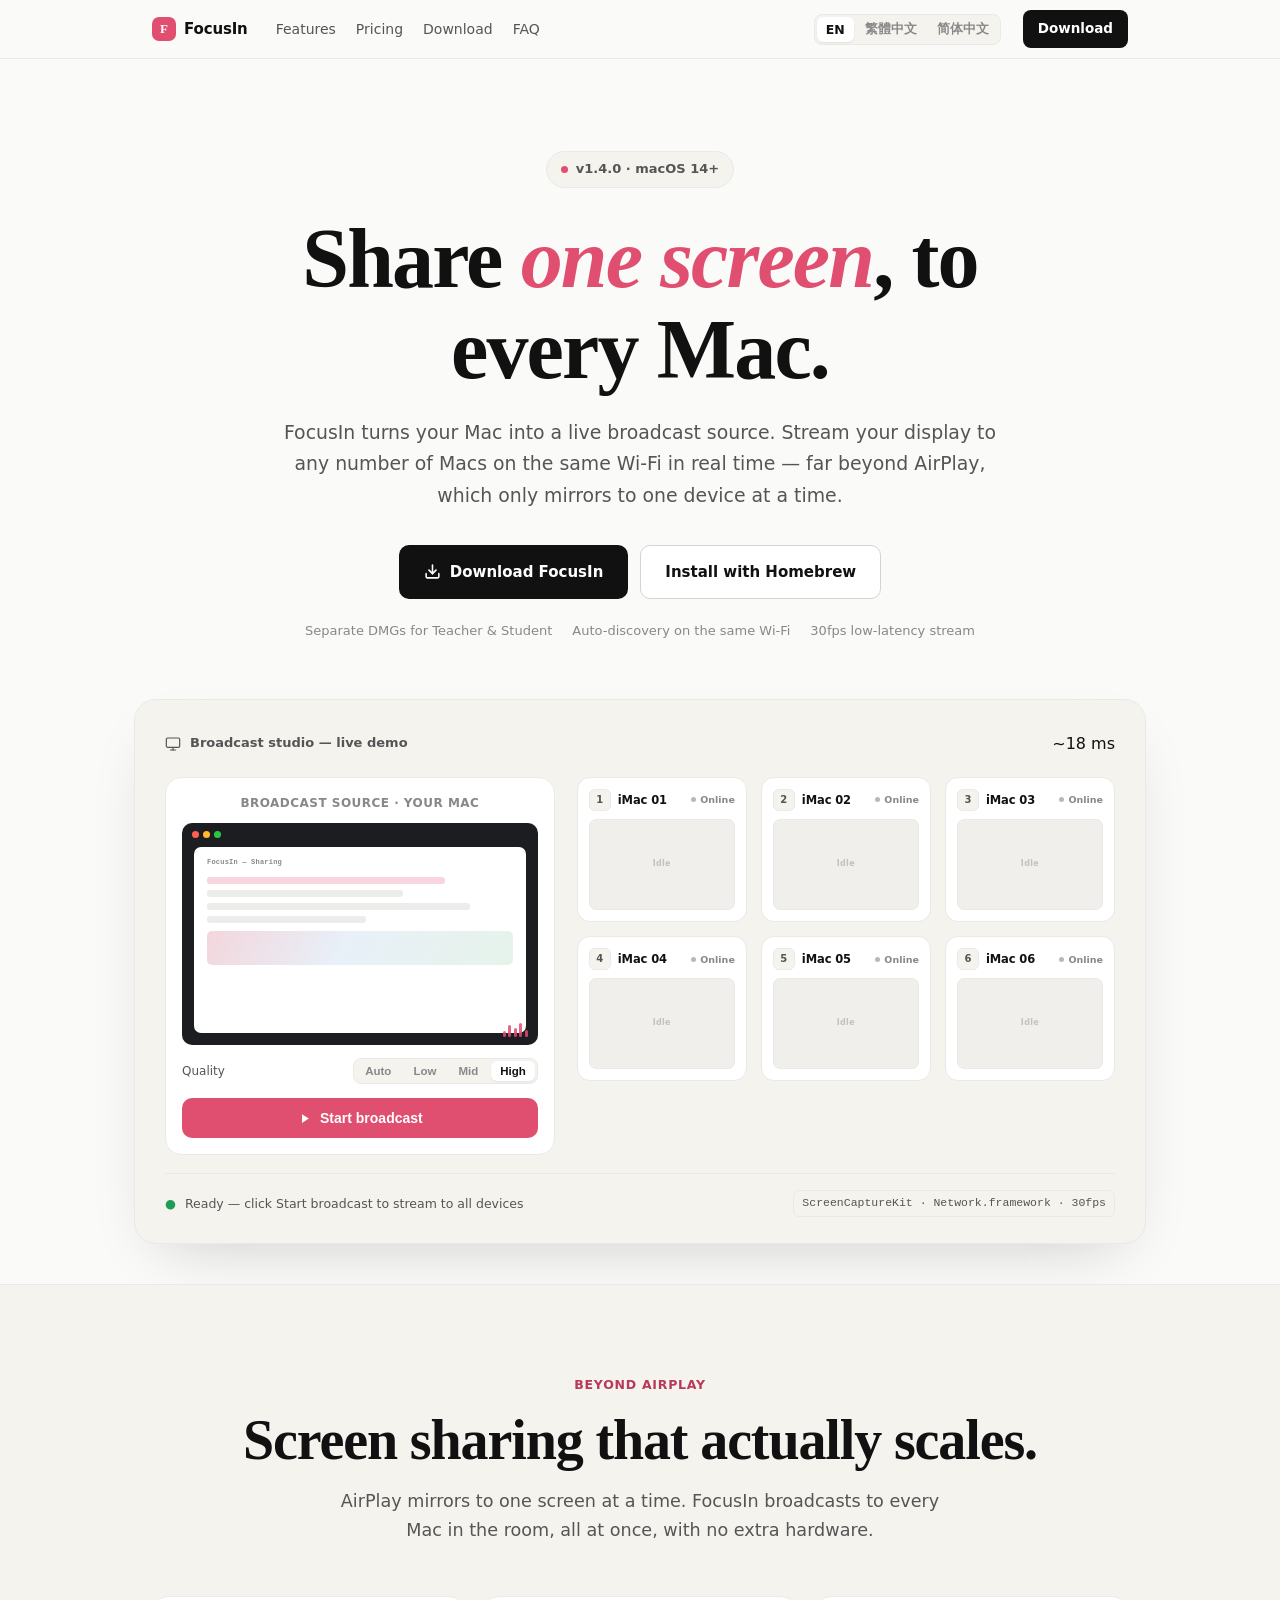
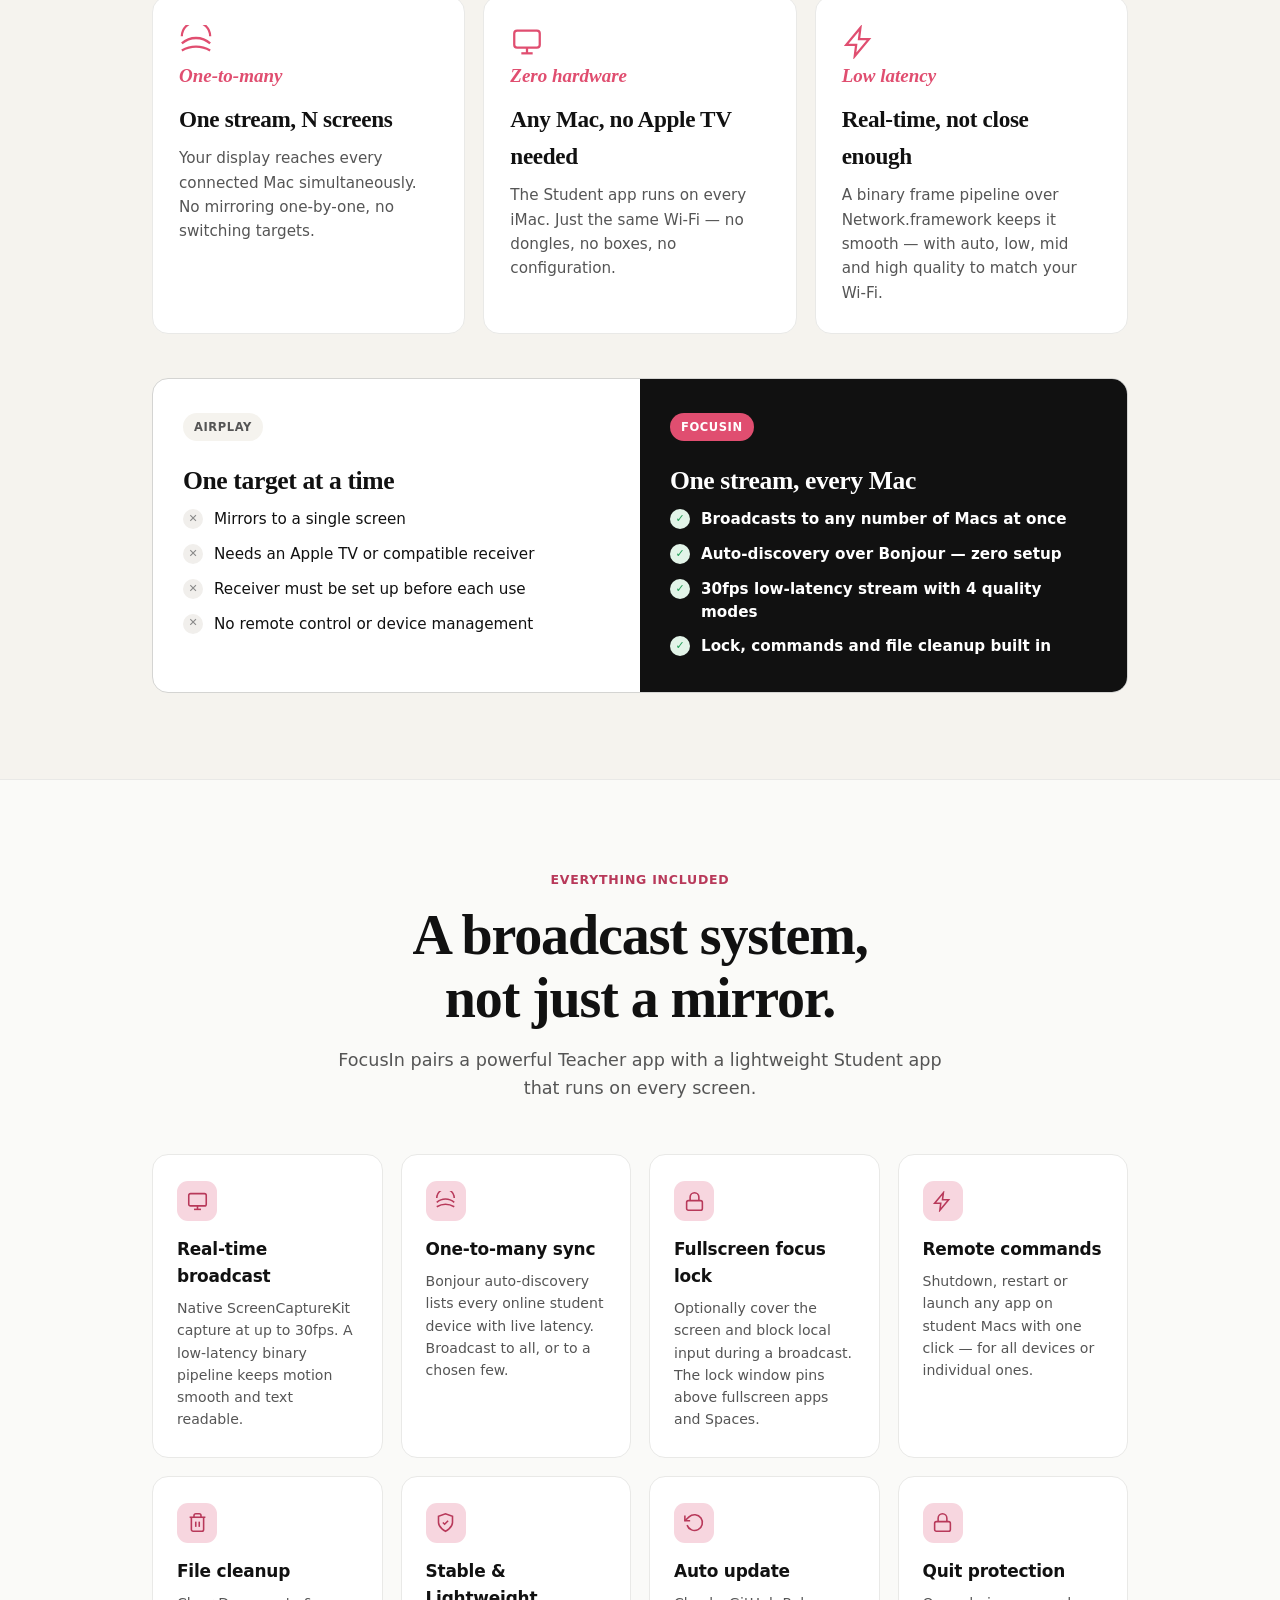
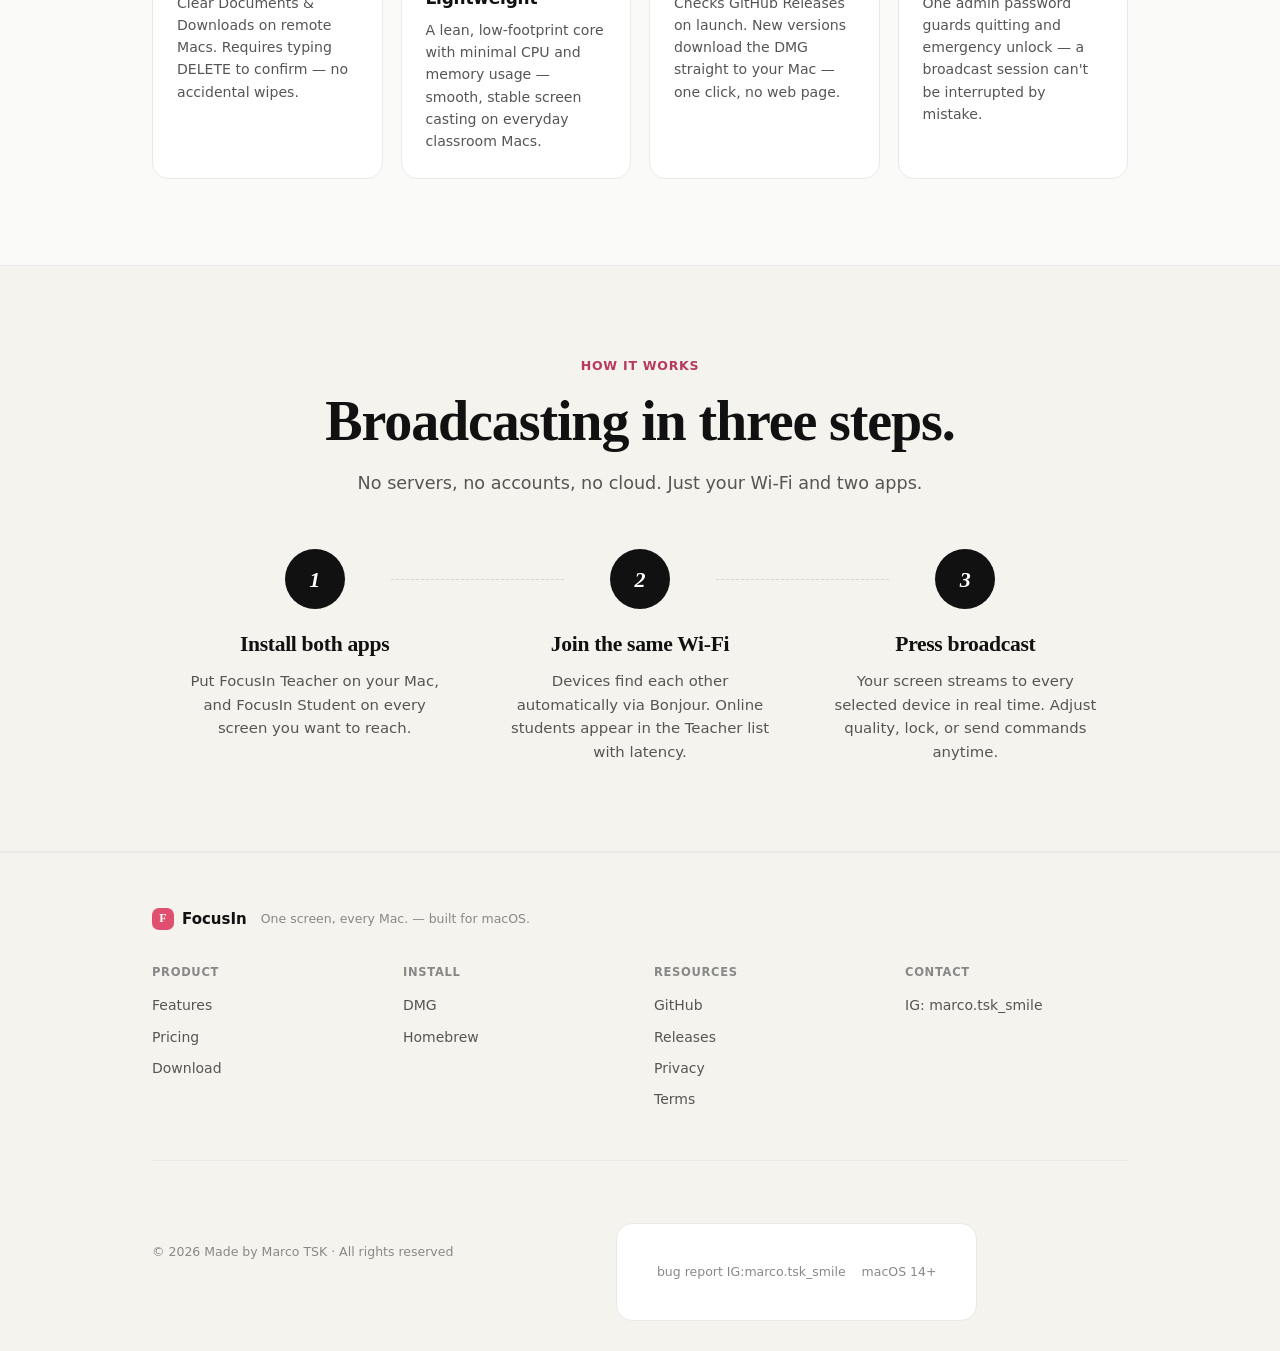
<file: public/index.html>
<!DOCTYPE html>
<html lang="en">
<head>
<meta charset="UTF-8">
<meta name="viewport" content="width=device-width, initial-scale=1.0">
<title>FocusIn — Share one screen, to every Mac</title>
<meta name="description" content="FocusIn streams your Mac's display to any number of Macs on the same Wi-Fi in real time — beyond AirPlay.">
<link rel="icon" href="data:image/svg+xml,%3Csvg xmlns='http://www.w3.org/2000/svg' viewBox='0 0 64 64'%3E%3Crect width='64' height='64' rx='14' fill='%23e04e70'/%3E%3Ctext x='32' y='44' font-family='Georgia' font-size='38' font-weight='700' fill='%23fff' text-anchor='middle'%3EF%3C/text%3E%3C/svg%3E">
<link rel="preconnect" href="https://miaoda.feishu.cn">
<link rel="stylesheet" href="https://miaoda.feishu.cn/fonts/css2?family=Fraunces:ital,opsz,wght@0,9..144,100..900;1,9..144,100..900&family=Inter:wght@400;500;600;700;800&display=swap">
<style>
:root{
  --paper:#fafaf8; --paper-warm:#f5f3ee; --ink:#111; --ink-muted:#555; --ink-subtle:#888;
  --line:#e9e9e7; --line-strong:#d4d4d2; --brand:#e04e70; --brand-deep:#b8395a; --brand-soft:#f7d6df;
  --on-ink:#fff; --ok:#1f9d55; --ok-soft:#e2f4e8;
  --font-display:"Fraunces Variable","Fraunces","Source Serif Pro","Songti SC","PingFang SC",Georgia,"Times New Roman",serif;
  --font-sans:"Inter Variable","Inter","Helvetica Neue",-apple-system,BlinkMacSystemFont,"Segoe UI","PingFang SC","Hiragino Sans GB","Microsoft YaHei",system-ui,sans-serif;
  --font-mono:"JetBrains Mono","SF Mono",ui-monospace,SFMono-Regular,Menlo,Monaco,Consolas,monospace;
  --container:64rem; --radius:.5rem; --radius-l:.75rem; --radius-2l:1rem;
  --ease:cubic-bezier(.4,0,.2,1);
}
*{margin:0;padding:0;box-sizing:border-box}
html{scroll-behavior:smooth}
body{background:var(--paper);color:var(--ink);font-family:var(--font-sans);font-size:16px;line-height:1.6;-webkit-font-smoothing:antialiased}
::selection{background:var(--brand);color:#fff}
img,svg{display:block;max-width:100%}
a{color:var(--ink)}
.wrap{max-width:var(--container);margin:0 auto;padding:0 24px}
@media(max-width:640px){.wrap{padding:0 18px}}

/* ===== 頂欄 ===== */
.nav{position:sticky;top:0;z-index:50;background:rgba(250,250,248,.86);backdrop-filter:saturate(1.6) blur(14px);border-bottom:1px solid var(--line)}
.nav .wrap{display:flex;align-items:center;gap:22px;height:58px}
.nav .logo{display:flex;align-items:center;gap:8px;font-weight:700;font-size:15px;text-decoration:none;letter-spacing:-.01em}
.logo-ic{width:24px;height:24px;border-radius:7px;background:var(--brand);color:#fff;display:inline-flex;align-items:center;justify-content:center;font-family:var(--font-display);font-weight:700;font-size:13px}
.nav .links{display:flex;gap:20px;margin-left:6px}
.nav .links a{font-size:14px;color:var(--ink-muted);text-decoration:none;font-weight:500}
.nav .links a:hover{color:var(--ink)}
.nav .spacer{flex:1}
.lang{display:flex;gap:2px;background:var(--paper-warm);border:1px solid var(--line);border-radius:8px;padding:2px}
.lang button{border:0;background:transparent;font-size:12.5px;font-weight:600;color:var(--ink-subtle);padding:4px 9px;border-radius:6px;cursor:pointer;font-family:var(--font-sans)}
.lang button.on{background:#fff;color:var(--ink);box-shadow:0 1px 2px rgba(17,17,17,.08)}
.nav .cta{background:var(--ink);color:var(--on-ink);border:0;border-radius:8px;padding:8px 15px;font-size:13.5px;font-weight:600;cursor:pointer;text-decoration:none}
.nav .cta:hover{background:#000}
@media(max-width:760px){.nav .links{display:none}.nav .cta{padding:7px 11px;font-size:12.5px}}

/* ===== 視圖路由 ===== */
section.view{display:none}
section.view.active{display:block}

/* ===== Hero ===== */
.hero{padding:92px 0 40px;text-align:center;overflow:hidden;position:relative}
.hero .badge{display:inline-flex;align-items:center;gap:8px;font-size:13px;font-weight:600;color:var(--ink-muted);background:var(--paper-warm);border:1px solid var(--line);border-radius:999px;padding:7px 14px;margin-bottom:26px}
.hero .badge .dot{width:7px;height:7px;border-radius:50%;background:var(--brand);animation:pulse 2.2s infinite}
@keyframes pulse{0%,100%{opacity:1}50%{opacity:.35}}
.hero h1{font-family:var(--font-display);font-weight:560;font-size:clamp(2.75rem,7vw,5.25rem);line-height:1.08;letter-spacing:-.022em;max-width:20ch;margin:0 auto 22px}
.hero h1 .em{font-style:italic;color:var(--brand)}
.hero .sub{font-size:clamp(1.02rem,1.6vw,1.18rem);color:var(--ink-muted);max-width:62ch;margin:0 auto 34px;line-height:1.65}
.hero .btns{display:flex;gap:12px;justify-content:center;flex-wrap:wrap}
.btn{display:inline-flex;align-items:center;gap:9px;border-radius:10px;padding:14px 24px;font-size:15px;font-weight:600;text-decoration:none;border:1px solid transparent;cursor:pointer;transition:transform .15s var(--ease),box-shadow .15s var(--ease)}
.btn:hover{transform:translateY(-1px)}
.btn-dark{background:var(--ink);color:var(--on-ink)}
.btn-dark:hover{background:#000;box-shadow:0 8px 22px rgba(17,17,17,.16)}
.btn-ghost{background:#fff;color:var(--ink);border-color:var(--line-strong)}
.btn-ghost:hover{border-color:var(--ink)}
.btn-brand{background:var(--brand);color:#fff}
.btn-brand:hover{background:var(--brand-deep);box-shadow:0 8px 22px rgba(224,78,112,.28)}
.hero .meta{display:flex;gap:20px;justify-content:center;margin-top:22px;font-size:13px;color:var(--ink-subtle);flex-wrap:wrap}

/* ===== Hero 廣播 Demo ===== */
.broadcast{position:relative;margin:58px auto 0;max-width:1060px;padding:0 24px}
.bc-stage{position:relative;background:var(--paper-warm);border:1px solid var(--line);border-radius:22px;padding:30px 30px 26px;box-shadow:0 24px 60px -28px rgba(17,17,17,.22)}
.bc-head{display:flex;align-items:center;gap:12px;margin-bottom:20px}
.bc-head .t{display:flex;align-items:center;gap:9px;font-size:13px;font-weight:600;color:var(--ink-muted)}
.bc-head .t svg{width:16px;height:16px}
.bc-live{display:inline-flex;align-items:center;gap:6px;font-size:11.5px;font-weight:700;color:var(--brand-deep);background:var(--brand-soft);border-radius:999px;padding:4px 10px;opacity:0;transition:opacity .3s}
.bc-live.on{opacity:1}
.bc-live .d{width:6px;height:6px;border-radius:50%;background:var(--brand);animation:pulse 1.4s infinite}
.bc-grid{display:grid;grid-template-columns:minmax(0,1.05fr) minmax(0,1.45fr);gap:22px;align-items:stretch}
@media(max-width:860px){.bc-grid{grid-template-columns:1fr}}

/* 主機端（廣播源） */
.source{background:#fff;border:1px solid var(--line);border-radius:16px;padding:16px;display:flex;flex-direction:column}
.source .cap{font-size:12px;font-weight:700;color:var(--ink-subtle);letter-spacing:.04em;text-transform:uppercase;margin-bottom:10px}
.screen{position:relative;background:#1c1d21;border-radius:10px;aspect-ratio:16/10;overflow:hidden}
.screen .bar{position:absolute;top:0;left:0;right:0;display:flex;gap:4px;padding:8px 10px}
.screen .bar i{width:7px;height:7px;border-radius:50%}
.screen .bar i:nth-child(1){background:#ff5f57}.screen .bar i:nth-child(2){background:#febc2e}.screen .bar i:nth-child(3){background:#28c840}
.screen .win{position:absolute;inset:24px 12px 12px;background:#fff;border-radius:7px;padding:10px 13px;overflow:hidden}
.screen .win .wbar{display:flex;align-items:center;gap:5px;margin-bottom:9px}
.screen .win .wbar span{font-size:7px;font-weight:600;color:var(--ink-subtle);font-family:var(--font-mono);letter-spacing:.03em}
.screen .win .lines{display:flex;flex-direction:column;gap:6px}
.screen .win .lines i{height:7px;border-radius:3px;background:#ececea}
.screen .win .lines i:nth-child(1){width:78%}.screen .win .lines i:nth-child(2){width:64%}.screen .win .lines i:nth-child(3){width:86%}.screen .win .lines i:nth-child(4){width:52%}
.screen .win .lines i.hl{background:var(--brand-soft)}
.screen .win .pic{flex:1;margin-top:8px;border-radius:5px;background:linear-gradient(120deg,#f3d6dd,#e8f0f8 45%,#e6f3ea);min-height:34px}
.screen .sig{position:absolute;right:10px;bottom:8px;display:flex;align-items:flex-end;gap:2.5px;height:14px}
.screen .sig i{width:3px;border-radius:2px;background:var(--brand);opacity:.85;animation:eq 1.1s infinite alternate ease-in-out}
.screen .sig i:nth-child(1){height:6px;animation-delay:.05s}
.screen .sig i:nth-child(2){height:12px;animation-delay:.22s}
.screen .sig i:nth-child(3){height:9px;animation-delay:.38s}
.screen .sig i:nth-child(4){height:14px;animation-delay:.12s}
.screen .sig i:nth-child(5){height:7px;animation-delay:.3s}
@keyframes eq{from{height:4px}to{height:14px}}
.source .q-row{display:flex;align-items:center;gap:8px;margin-top:13px;font-size:12px;color:var(--ink-muted);font-weight:500}
.q-opts{display:flex;gap:4px;margin-left:auto;background:var(--paper-warm);border:1px solid var(--line);border-radius:8px;padding:2px}
.q-opt{border:0;background:transparent;font-size:11.5px;font-weight:600;color:var(--ink-subtle);padding:4px 9px;border-radius:6px;cursor:pointer}
.q-opt.on{background:#fff;color:var(--ink);box-shadow:0 1px 2px rgba(17,17,17,.08)}
.bc-start{margin-top:14px;width:100%;border:0;border-radius:10px;background:var(--brand);color:#fff;font-size:14px;font-weight:600;padding:12px;cursor:pointer;display:flex;align-items:center;justify-content:center;gap:8px}
.bc-start:hover{background:var(--brand-deep)}
.bc-start.stopping{background:var(--ink)}

/* 接收端（多台裝置） */
.receivers{display:grid;grid-template-columns:1fr 1fr 1fr;gap:14px;align-content:start}
.recv{background:#fff;border:1px solid var(--line);border-radius:13px;padding:11px;cursor:pointer;transition:border-color .18s,transform .18s var(--ease);position:relative}
.recv:hover{border-color:var(--line-strong);transform:translateY(-1px)}
.recv.sel{border-color:var(--brand);box-shadow:0 0 0 3px var(--brand-soft)}
.recv .r-head{display:flex;align-items:center;gap:7px;margin-bottom:8px}
.recv .r-ic{width:22px;height:22px;border-radius:6px;background:var(--paper-warm);display:flex;align-items:center;justify-content:center;font-size:10px;font-weight:800;color:var(--ink-muted);border:1px solid var(--line)}
.recv .r-name{font-size:11.5px;font-weight:600;letter-spacing:-.01em}
.recv .r-state{margin-left:auto;font-size:9.5px;font-weight:700;color:var(--ink-subtle);display:flex;align-items:center;gap:4px}
.recv .r-state .st{width:5px;height:5px;border-radius:50%;background:#b9b9b4}
.recv .r-scr{aspect-ratio:16/10;background:#f0efec;border:1px solid var(--line);border-radius:7px;position:relative;overflow:hidden;display:flex;align-items:center;justify-content:center}
.recv .r-scr .ph{font-size:8px;color:#c3c2bc;font-weight:600;letter-spacing:.04em}
.recv .r-scr .live-view{position:absolute;inset:0;background:#1c1d21;opacity:0;transition:opacity .45s;display:flex;flex-direction:column;padding:6px}
.recv .r-scr .live-view .lv-lines{display:flex;flex-direction:column;gap:4px;margin-top:5px}
.recv .r-scr .live-view .lv-lines i{height:5px;border-radius:2px;background:#3a3b41}
.recv .r-scr .live-view .lv-lines i:nth-child(1){width:80%}.recv .r-scr .live-view .lv-lines i:nth-child(2){width:62%}
.recv .r-scr .lv-pic{flex:1;margin-top:6px;border-radius:4px;background:linear-gradient(120deg,#f3d6dd,#e8f0f8 45%,#e6f3ea)}
.recv.on .r-scr .live-view{opacity:1}
.recv.on .r-state{color:var(--brand-deep)}
.recv.on .r-state .st{background:var(--brand);animation:pulse 1.4s infinite}
.recv .pulse{position:absolute;inset:-8px;border-radius:16px;border:2px solid var(--brand);opacity:0;pointer-events:none}
.recv.pinging .pulse{animation:ring .9s var(--ease)}
@keyframes ring{0%{opacity:.9;transform:scale(.82)}100%{opacity:0;transform:scale(1.12)}}
.bc-status{display:flex;align-items:center;gap:9px;margin-top:18px;padding-top:16px;border-top:1px solid var(--line);font-size:12.5px;color:var(--ink-muted)}
.bc-status .ok{color:var(--ok);font-weight:600}
.bc-status .mono{font-family:var(--font-mono);font-size:11.5px;background:var(--paper-warm);border:1px solid var(--line);border-radius:6px;padding:3px 8px;color:var(--ink-muted)}

/* ===== 通用 Section ===== */
.sec{padding:86px 0}
.sec-head{text-align:center;max-width:52rem;margin:0 auto 52px}
.sec-head .eyebrow{display:inline-flex;align-items:center;gap:8px;font-size:12.5px;font-weight:700;letter-spacing:.06em;text-transform:uppercase;color:var(--brand-deep);margin-bottom:14px}
.sec-head h2{font-family:var(--font-display);font-weight:560;font-size:clamp(2.1rem,5vw,3.5rem);line-height:1.12;letter-spacing:-.02em;text-wrap:balance}
.sec-head p{font-size:clamp(1rem,1.4vw,1.1rem);color:var(--ink-muted);margin-top:16px;max-width:56ch;margin-left:auto;margin-right:auto}
.reveal{opacity:0;transform:translateY(22px);transition:opacity .7s var(--ease),transform .7s var(--ease)}
.reveal.in{opacity:1;transform:none}
@media(prefers-reduced-motion:reduce){.reveal{opacity:1;transform:none;transition:none}.screen .sig i,.recv .r-state .st,.hero .badge .dot{animation:none!important}}

/* ===== Beyond AirPlay ===== */
.alt{background:var(--paper-warm);border-top:1px solid var(--line);border-bottom:1px solid var(--line)}
.cards3{display:grid;grid-template-columns:repeat(3,1fr);gap:18px}
@media(max-width:900px){.cards3{grid-template-columns:1fr;gap:14px}}
.c3{background:#fff;border:1px solid var(--line);border-radius:var(--radius-2l);padding:28px 26px}
.c3 .n{font-family:var(--font-display);font-style:italic;font-size:19px;color:var(--brand);font-weight:600}
.c3 h3{font-family:var(--font-display);font-weight:600;font-size:1.45rem;margin:10px 0 8px;letter-spacing:-.015em}
.c3 p{font-size:.95rem;color:var(--ink-muted)}
.c3 svg{width:34px;height:34px;stroke:var(--brand);stroke-width:1.6;fill:none;margin-bottom:2px}
.vs{display:grid;grid-template-columns:1fr 1fr;gap:0;border:1px solid var(--line-strong);border-radius:var(--radius-2l);overflow:hidden;background:#fff;margin-top:44px}
@media(max-width:900px){.vs{grid-template-columns:1fr}}
.vs .side{padding:34px 30px}
.vs .side.vs-you{background:var(--ink);color:var(--on-ink)}
.vs .side h4{font-family:var(--font-display);font-size:1.6rem;font-weight:600;letter-spacing:-.015em;margin-bottom:6px}
.vs .side .tag{font-size:11.5px;font-weight:700;letter-spacing:.05em;text-transform:uppercase;margin-bottom:20px;display:inline-block;padding:5px 11px;border-radius:999px}
.vs .side.vs-air .tag{background:var(--paper-warm);color:var(--ink-muted)}
.vs .side.vs-you .tag{background:var(--brand);color:#fff}
.vs ul{list-style:none;display:flex;flex-direction:column;gap:12px}
.vs li{display:flex;gap:11px;font-size:.95rem;align-items:flex-start;line-height:1.5}
.vs li .x{flex:0 0 auto;width:20px;height:20px;border-radius:50%;display:inline-flex;align-items:center;justify-content:center;font-size:11px;font-weight:800;margin-top:1px}
.vs .vs-air li .x{background:#f1efec;color:var(--ink-subtle)}
.vs .vs-you li .x{background:var(--ok-soft);color:var(--ok)}
.vs .vs-air{color:var(--ink)}
.vs .vs-you li{color:#d9d9d6}
.vs .vs-you li .tt{color:#fff;font-weight:600}

/* ===== 功能網格 ===== */
.grid8{display:grid;grid-template-columns:repeat(4,1fr);gap:18px}
@media(max-width:1060px){.grid8{grid-template-columns:repeat(2,1fr)}}
@media(max-width:600px){.grid8{grid-template-columns:1fr}}
.fcard{background:#fff;border:1px solid var(--line);border-radius:var(--radius-2l);padding:26px 24px;transition:border-color .2s,transform .2s var(--ease)}
.fcard:hover{border-color:var(--line-strong);transform:translateY(-2px)}
.fcard .ic{width:40px;height:40px;border-radius:11px;background:var(--brand-soft);display:flex;align-items:center;justify-content:center;margin-bottom:15px}
.fcard .ic svg{width:21px;height:21px;stroke:var(--brand-deep);stroke-width:1.8;fill:none}
.fcard h3{font-size:1.06rem;font-weight:600;letter-spacing:-.012em;margin-bottom:7px;display:flex;align-items:center;gap:8px}
.fcard h3 .pro{font-size:9.5px;font-weight:800;letter-spacing:.05em;background:var(--ink);color:#fff;border-radius:5px;padding:2.5px 7px;text-transform:uppercase}
.fcard p{font-size:.88rem;color:var(--ink-muted);line-height:1.58}

/* ===== How it works ===== */
.how{display:grid;grid-template-columns:repeat(3,1fr);gap:0;position:relative}
@media(max-width:860px){.how{grid-template-columns:1fr;gap:34px}}
.how .step{text-align:center;padding:0 26px;position:relative}
.how .step:not(:last-child)::after{content:"";position:absolute;top:30px;left:calc(50% + 76px);width:calc(100% - 152px);border-top:1.5px dashed var(--line-strong)}
@media(max-width:860px){.how .step:not(:last-child)::after{display:none}}
.how .num{width:60px;height:60px;margin:0 auto 18px;border-radius:50%;background:var(--ink);color:#fff;display:flex;align-items:center;justify-content:center;font-family:var(--font-display);font-style:italic;font-weight:600;font-size:22px}
.how h3{font-family:var(--font-display);font-weight:600;font-size:1.35rem;letter-spacing:-.015em;margin-bottom:8px}
.how p{font-size:.93rem;color:var(--ink-muted);max-width:30ch;margin:0 auto}
.brew{background:#1b1c1f;border-radius:var(--radius-2l);color:#e8e8e6;margin-top:56px;overflow:hidden}
.brew .b-head{display:flex;align-items:center;gap:10px;padding:18px 24px;border-bottom:1px solid #2c2d31;font-size:13px;font-weight:600}
.brew .b-head svg{width:17px;height:17px}
.brew .b-head .lbl{margin-left:auto;font-family:var(--font-mono);font-size:11px;color:#9a9ba0}
.brew pre{font-family:var(--font-mono);font-size:13.5px;line-height:1.9;padding:22px 24px;overflow-x:auto}
.brew pre .c{color:#7d7f87}
.brew pre .cmd{color:#fff}
.brew pre .hl{color:#ff8fa8}

/* ===== 比較表 ===== */
.cmp{overflow-x:auto;border:1px solid var(--line-strong);border-radius:var(--radius-2l);background:#fff}
.cmp table{width:100%;border-collapse:collapse;min-width:560px}
.cmp th,.cmp td{padding:15px 20px;text-align:left;border-bottom:1px solid var(--line);font-size:.92rem;vertical-align:top}
.cmp thead th{font-size:12px;font-weight:700;letter-spacing:.05em;text-transform:uppercase;color:var(--ink-subtle);background:var(--paper-warm)}
.cmp thead th:not(:first-child){text-align:center}
.cmp .ver{display:block;font-size:1.05rem;font-weight:700;color:var(--ink);text-transform:none;letter-spacing:0;margin-top:2px}
.cmp .ver .pill{font-size:9.5px;background:var(--brand);color:#fff;border-radius:999px;padding:2px 9px;margin-left:6px;vertical-align:2px;text-transform:uppercase;letter-spacing:.04em}
.cmp td:first-child{font-weight:500}
.cmp td:not(:first-child){text-align:center}
.cmp td.yes{color:var(--ok);font-weight:700}
.cmp td.no{color:var(--ink-subtle)}
.cmp tbody tr:last-child td{border-bottom:0}

/* ===== 定價 ===== */
.price-grid{display:grid;grid-template-columns:repeat(3,1fr);gap:18px;align-items:stretch}
@media(max-width:960px){.price-grid{grid-template-columns:1fr;max-width:460px;margin:0 auto}}
.pcard{background:#fff;border:1px solid var(--line);border-radius:var(--radius-2l);padding:30px 28px;display:flex;flex-direction:column;position:relative}
.pcard.pop{border-color:var(--brand);box-shadow:0 0 0 4px var(--brand-soft)}
.pcard .pop-tag{position:absolute;top:-12px;left:50%;transform:translateX(-50%);background:var(--brand);color:#fff;font-size:11px;font-weight:800;letter-spacing:.05em;text-transform:uppercase;border-radius:999px;padding:5px 14px}
.pcard h3{font-family:var(--font-display);font-weight:600;font-size:1.5rem;letter-spacing:-.015em}
.pcard .desc{font-size:.9rem;color:var(--ink-muted);margin:6px 0 18px}
.pcard .price{font-family:var(--font-display);font-weight:600;font-size:2.2rem;letter-spacing:-.02em}
.pcard .price .per{font-family:var(--font-sans);font-size:.82rem;color:var(--ink-subtle);font-weight:500;letter-spacing:0}
.pcard .trial{font-size:12px;color:var(--ok);font-weight:600;margin:4px 0 14px}
.pcard ul{list-style:none;display:flex;flex-direction:column;gap:9px;margin:6px 0 22px;flex:1}
.pcard li{display:flex;gap:9px;font-size:.9rem;line-height:1.5}
.pcard li .ck{flex:0 0 auto;width:19px;height:19px;border-radius:50%;background:var(--ok-soft);color:var(--ok);display:inline-flex;align-items:center;justify-content:center;font-size:10.5px;font-weight:800;margin-top:2px}
.pcard .btn{justify-content:center;width:100%}
.price-note{font-size:12.5px;color:var(--ink-subtle);text-align:center;margin-top:26px;max-width:66ch;margin-left:auto;margin-right:auto;line-height:1.6}

/* ===== Currency switch ===== */
.cur-switch{display:inline-flex;background:#fff;border:1px solid var(--line);border-radius:999px;padding:4px;gap:2px;margin:0 auto 30px}
.cur-btn{border:0;background:transparent;font-family:var(--font-sans);font-size:13px;font-weight:600;color:var(--ink-subtle);padding:8px 16px;border-radius:999px;cursor:pointer;transition:all .18s}
.cur-btn:hover{color:var(--ink)}
.cur-btn.on{background:var(--brand);color:#fff}
.sec-head+.cur-switch,.sec-head .cur-switch{margin-top:18px}
/* ===== Payment checkout (Tutti style) ===== */
.pay-overlay{position:fixed;inset:0;background:rgba(20,18,16,.45);backdrop-filter:blur(4px);display:flex;align-items:center;justify-content:center;z-index:200;padding:20px}
.pay-overlay[hidden]{display:none}
.checkout{background:#fff;border-radius:var(--radius-2l);max-width:960px;width:100%;max-height:92vh;overflow:auto;position:relative;box-shadow:0 24px 70px rgba(20,18,16,.3)}
.pay-close{position:absolute;top:14px;right:16px;border:0;background:transparent;font-size:22px;line-height:1;color:var(--ink-subtle);cursor:pointer;padding:6px 10px;z-index:3}
.pay-close:hover{color:var(--ink)}
.co-grid{display:grid;grid-template-columns:1.05fr 1fr}
.co-left{padding:34px 34px 30px;border-right:1px solid var(--line)}
.co-right{padding:34px 34px 30px}
.co-title-row{display:flex;align-items:center;justify-content:space-between;margin-bottom:4px}
.co-title-row h3{font-family:var(--font-display);font-weight:600;font-size:1.6rem}
.co-usd{font-size:12px;font-weight:700;letter-spacing:.04em;color:var(--brand);border:1px solid color-mix(in srgb,var(--brand) 40%,transparent);background:color-mix(in srgb,var(--brand) 8%,transparent);border-radius:999px;padding:5px 12px}
.co-price{font-family:var(--font-display);font-weight:600;font-size:2.5rem;letter-spacing:-.02em;margin:8px 0 6px}
.co-price .co-tax{font-family:var(--font-sans);font-size:.9rem;color:var(--ink-subtle);font-weight:500;letter-spacing:0}
.co-desc{font-size:.92rem;color:var(--ink-muted);line-height:1.6;margin-bottom:20px}
.co-includes{display:flex;align-items:center;gap:10px;flex-wrap:wrap;margin-bottom:22px}
.co-inc-lbl{font-size:12.5px;font-weight:700;color:var(--ink);letter-spacing:.03em}
.co-tags{display:flex;gap:8px;flex-wrap:wrap}
.co-tags span{font-size:12px;font-weight:600;color:var(--ink);border:1px solid var(--line-strong);border-radius:999px;padding:4px 11px;background:var(--paper)}
.co-discount{margin-bottom:22px}
.co-discount>span{display:block;font-size:13.5px;color:var(--ink-subtle);margin-bottom:8px}
.co-discount-row{display:flex;gap:8px}
.co-discount-row input{flex:1;border:1px solid var(--line-strong);border-radius:9px;padding:10px 12px;font-size:13.5px;font-family:var(--font-sans);outline:none;background:var(--paper)}
.co-discount-row input:focus{border-color:var(--brand)}
.co-discount-row button{border:1px solid var(--line-strong);background:#fff;border-radius:9px;padding:10px 16px;font-size:13.5px;font-weight:600;color:var(--ink);cursor:pointer}
.co-discount-row button:hover{border-color:var(--brand);color:var(--brand)}
.co-totals{border-top:1px solid var(--line);padding-top:14px}
.co-totals>div{display:flex;justify-content:space-between;font-size:14px;color:var(--ink-subtle);padding:4px 0}
.co-totals .co-total{font-size:16px;font-weight:700;color:var(--ink);border-top:1px dashed var(--line);margin-top:6px;padding-top:10px}
.co-right h4{font-family:var(--font-display);font-weight:600;font-size:1.25rem;margin-bottom:18px}
.co-lbl{display:block;font-size:12.5px;font-weight:600;color:var(--ink);margin:14px 0 6px}
.co-right input[type="text"],.co-right input[type="email"],.co-right input:not([type]),.co-right select{width:100%;border:1px solid var(--line-strong);border-radius:9px;padding:11px 13px;font-size:14px;font-family:var(--font-sans);outline:none;background:var(--paper);color:var(--ink);-webkit-appearance:none;appearance:none}
.co-right input:focus,.co-right select:focus{border-color:var(--brand)}
.co-row2{display:grid;grid-template-columns:1.4fr 1fr;gap:10px}
.co-manual{display:inline-block;font-size:12.5px;color:var(--brand);text-decoration:none;margin-top:8px}
.co-manual:hover{text-decoration:underline}
.co-check{display:flex;align-items:center;gap:8px;margin:18px 0 22px;font-size:13.5px;color:var(--ink);cursor:pointer}
.co-check input{width:16px;height:16px;accent-color:var(--brand)}
.co-right .btn-lg{width:100%;padding:14px;font-size:15px}
.co-fine{font-size:11px;color:var(--ink-subtle);line-height:1.5;margin-top:16px;text-align:center}
.co-links{display:flex;justify-content:center;gap:18px;margin-top:10px;font-size:12px}
.co-links span{color:var(--ink-subtle);font-weight:700}
.co-links a{color:var(--ink-subtle);text-decoration:none}
.co-links a:hover{color:var(--brand);text-decoration:underline}
.co-err{display:none;color:#d33;font-size:12.5px;margin-top:8px}
.co-err.show{display:block}
@media(max-width:760px){.co-grid{grid-template-columns:1fr}.co-left{border-right:0;border-bottom:1px solid var(--line)}}
/* ===== Legal (Privacy / Terms) ===== */
.legal{max-width:760px;margin:40px auto 0;background:#fff;border:1px solid var(--line);border-radius:var(--radius-2l);padding:38px 40px}
.legal h3{font-family:var(--font-display);font-weight:600;font-size:1.25rem;margin:26px 0 8px}
.legal h3:first-child{margin-top:0}
.legal p,.legal li{font-size:14px;color:var(--ink-muted);line-height:1.75}
.legal ul{margin:8px 0 0 20px}
.legal a{color:var(--brand)}
.legal .updated{font-size:12.5px;color:var(--ink-subtle);margin-top:6px}
@media(max-width:760px){.legal{padding:26px 22px}}
/* ===== License ===== */
.license{max-width:640px;margin:46px auto 0;background:#fff;border:1px solid var(--line);border-radius:var(--radius-2l);padding:34px 32px;text-align:center}
.license h3{font-family:var(--font-display);font-weight:600;font-size:1.5rem;margin-bottom:6px}
.license .l-sub{font-size:.93rem;color:var(--ink-muted);margin-bottom:22px}
.license .field{display:flex;gap:10px;max-width:420px;margin:0 auto}
.license input{flex:1;border:1px solid var(--line-strong);border-radius:10px;padding:12px 14px;font-size:14px;font-family:var(--font-sans);outline:none;background:var(--paper)}
.license input:focus{border-color:var(--brand)}
.license .err{display:none;color:#d33;font-size:12.5px;margin-top:10px}
.license .err.show{display:block}
.license .res{display:none;margin-top:20px;padding-top:20px;border-top:1px solid var(--line)}
.license .res.show{display:block}
.license .res .rl{font-size:11.5px;font-weight:700;letter-spacing:.05em;text-transform:uppercase;color:var(--ink-subtle);margin-bottom:10px}
.license .res .key{font-family:var(--font-mono);font-size:17px;font-weight:600;letter-spacing:.06em;background:var(--paper-warm);border:1px dashed var(--line-strong);border-radius:10px;padding:16px 12px;word-break:break-all}
.license .how{margin-top:18px;text-align:left;font-size:.85rem;color:var(--ink-muted)}
.license .how ol{margin:8px 0 0 20px;display:flex;flex-direction:column;gap:5px}
.license .trial-hint{font-size:12px;color:var(--ok);font-weight:600;margin-top:14px}

/* ===== 下載 ===== */
.dl-grid{display:grid;grid-template-columns:repeat(2,1fr);gap:18px;max-width:760px;margin:0 auto}
@media(max-width:700px){.dl-grid{grid-template-columns:1fr}}
.dlcard{background:#fff;border:1px solid var(--line);border-radius:var(--radius-2l);padding:30px 28px;display:flex;flex-direction:column}
.dlcard .d-head{display:flex;align-items:center;gap:13px;margin-bottom:6px}
.dlcard .d-ic{width:44px;height:44px;border-radius:12px;background:var(--ink);color:#fff;display:flex;align-items:center;justify-content:center;font-family:var(--font-display);font-weight:700;font-size:19px}
.dlcard .d-ic.alt{background:var(--brand)}
.dlcard h3{font-size:1.2rem;font-weight:700;letter-spacing:-.012em}
.dlcard .d-desc{font-size:.88rem;color:var(--ink-muted);margin-bottom:18px}
.dlcard .ver-line{font-size:12.5px;color:var(--ink-subtle);margin-bottom:14px;font-family:var(--font-mono)}
.dlcard .btn{justify-content:center}
.dlcard .btn svg{width:16px;height:16px}
.brew-wrap{margin-top:44px}

/* ===== FAQ ===== */
.faq{max-width:760px;margin:0 auto;display:flex;flex-direction:column;gap:12px}
details.faq-i{background:#fff;border:1px solid var(--line);border-radius:14px;overflow:hidden}
details.faq-i summary{list-style:none;display:flex;align-items:center;gap:12px;padding:19px 22px;cursor:pointer;font-size:1rem;font-weight:600;letter-spacing:-.01em}
details.faq-i summary::-webkit-details-marker{display:none}
details.faq-i summary .pm{margin-left:auto;font-family:var(--font-mono);font-size:17px;color:var(--ink-subtle);transition:transform .2s var(--ease)}
details.faq-i[open] summary .pm{transform:rotate(45deg)}
details.faq-i .a{padding:0 22px 20px;font-size:.94rem;color:var(--ink-muted);line-height:1.65}
details.faq-i .a code{font-family:var(--font-mono);font-size:.86em;background:var(--paper-warm);border:1px solid var(--line);border-radius:5px;padding:1.5px 6px}
.contact{display:grid;grid-template-columns:repeat(3,1fr);gap:16px;margin-top:46px}
@media(max-width:820px){.contact{grid-template-columns:1fr}}
.contact .c{background:#fff;border:1px solid var(--line);border-radius:14px;padding:24px;text-align:center}
.contact .c h4{font-size:12px;font-weight:700;letter-spacing:.05em;text-transform:uppercase;color:var(--ink-subtle);margin-bottom:8px}
.contact .c .big{font-family:var(--font-display);font-weight:600;font-size:1.28rem;letter-spacing:-.015em}
.contact .c p{font-size:.84rem;color:var(--ink-muted);margin-top:4px}
.contact .c a{color:var(--brand-deep);text-decoration:none;font-weight:600}
.contact .c a:hover{text-decoration:underline}

/* ===== Footer ===== */
.footer{border-top:1px solid var(--line);background:var(--paper-warm);padding:54px 0 30px}
.footer .top{display:flex;align-items:center;gap:14px;margin-bottom:32px}
.footer .top .tag{font-size:12.5px;color:var(--ink-subtle)}
.footer .cols{display:grid;grid-template-columns:repeat(4,1fr);gap:28px;margin-bottom:40px}
@media(max-width:760px){.footer .cols{grid-template-columns:repeat(2,1fr)}}
.footer h5{font-size:11.5px;font-weight:700;letter-spacing:.06em;text-transform:uppercase;color:var(--ink-subtle);margin-bottom:13px}
.footer .cols a{display:block;font-size:14px;color:var(--ink-muted);text-decoration:none;margin-bottom:9px}
.footer .cols a:hover{color:var(--ink)}
.footer .bottom{display:flex;justify-content:space-between;align-items:center;gap:12px;padding-top:22px;border-top:1px solid var(--line);font-size:12.5px;color:var(--ink-subtle);flex-wrap:wrap}
.footer .legal{display:flex;gap:16px}

/* ===== Toast ===== */
.toast{position:fixed;left:50%;bottom:30px;transform:translateX(-50%) translateY(80px);background:var(--ink);color:#fff;font-size:13.5px;font-weight:500;padding:12px 20px;border-radius:11px;opacity:0;transition:all .3s var(--ease);z-index:99;box-shadow:0 10px 30px rgba(17,17,17,.25);max-width:86vw}
.toast.show{opacity:1;transform:translateX(-50%) translateY(0)}
@media(prefers-reduced-motion:reduce){.toast{transition:none}}
</style>
</head>
<body>
<span id="home"></span><span id="features"></span><span id="pricing"></span><span id="download"></span><span id="faq"></span>

<nav class="nav">
  <div class="wrap">
    <a href="#home" data-route="home" class="logo"><span class="logo-ic">F</span>FocusIn</a>
    <div class="links">
      <a href="#features" data-route="features" data-i18n="nav.features">Features</a>
      <a href="#pricing" data-route="pricing" data-i18n="nav.pricing">Pricing</a>
      <a href="#download" data-route="download" data-i18n="nav.download">Download</a>
      <a href="#faq" data-route="faq" data-i18n="nav.faq">FAQ</a>
    </div>
    <div class="spacer"></div>
    <div class="lang" id="lang-switch" role="group" aria-label="Language">
      <button data-lang="en" class="on">EN</button>
      <button data-lang="zh-Hant">繁體中文</button>
      <button data-lang="zh-Hans">简体中文</button>
    </div>
    <a class="cta" href="#download" data-route="download" data-i18n="nav.downloadCta">Download</a>
  </div>
</nav>

<!-- ===== 視圖：首頁 ===== -->
<section id="view-home" class="view active">
  <header class="hero">
    <div class="wrap">
      <span class="badge"><span class="dot"></span><span data-i18n="home.badge">v1.4.0 · macOS 14+</span></span>
      <h1 data-i18n="home.h1">Share <em class="em">one screen</em>, to every Mac.</h1>
      <p class="sub" data-i18n="home.sub">FocusIn turns your Mac into a live broadcast source. Stream your display to any number of Macs on the same Wi-Fi in real time — far beyond AirPlay, which only mirrors to one device at a time.</p>
      <div class="btns">
        <a class="btn btn-dark" href="#download" data-route="download"><svg width="17" height="17" viewBox="0 0 24 24" fill="none" stroke="currentColor" stroke-width="2.2" stroke-linecap="round" stroke-linejoin="round"><path d="M21 15v4a2 2 0 0 1-2 2H5a2 2 0 0 1-2-2v-4"/><polyline points="7 10 12 15 17 10"/><line x1="12" y1="15" x2="12" y2="3"/></svg><span data-i18n="home.dlBtn">Download FocusIn</span></a>
        <a class="btn btn-ghost" href="#download" data-route="download"><span data-i18n="home.brewBtn">Install with Homebrew</span></a>
      </div>
      <div class="meta">
        <span data-i18n="home.meta1">Separate DMGs for Teacher &amp; Student</span>
        <span data-i18n="home.meta2">Auto-discovery on the same Wi-Fi</span>
        <span data-i18n="home.meta3">30fps low-latency stream</span>
      </div>
    </div>

    <!-- 廣播 Demo -->
    <div class="broadcast">
      <div class="bc-stage">
        <div class="bc-head">
          <div class="t"><svg viewBox="0 0 24 24" fill="none" stroke="currentColor" stroke-width="1.8" stroke-linecap="round" stroke-linejoin="round"><rect x="2" y="3" width="20" height="14" rx="2"/><line x1="8" y1="21" x2="16" y2="21"/><line x1="12" y1="17" x2="12" y2="21"/></svg><span data-i18n="demo.title">Broadcast studio — live demo</span></div>
          <span class="bc-live" id="bc-live"><span class="d"></span><span data-i18n="demo.live">Broadcasting</span></span>
          <span style="flex:1"></span>
          <span class="mono bc-head-lat" id="bc-lat">~18 ms</span>
        </div>
        <div class="bc-grid">
          <div class="source">
            <div class="cap" data-i18n="demo.source">Broadcast source · your Mac</div>
            <div class="screen">
              <div class="bar"><i></i><i></i><i></i></div>
              <div class="win">
                <div class="wbar"><span data-i18n="demo.window">FocusIn — Sharing</span></div>
                <div class="lines"><i class="hl"></i><i></i><i></i><i></i></div>
                <div class="pic"></div>
              </div>
              <div class="sig"><i></i><i></i><i></i><i></i><i></i></div>
            </div>
            <div class="q-row">
              <span data-i18n="demo.quality">Quality</span>
              <div class="q-opts" id="demo-quality">
                <button class="q-opt" data-q="auto" data-i18n="demo.qAuto">Auto</button>
                <button class="q-opt" data-q="low" data-i18n="demo.qLow">Low</button>
                <button class="q-opt" data-q="mid" data-i18n="demo.qMid">Mid</button>
                <button class="q-opt on" data-q="high" data-i18n="demo.qHigh">High</button>
              </div>
            </div>
            <button class="bc-start" id="bc-start" aria-pressed="false"><svg width="15" height="15" viewBox="0 0 24 24" fill="currentColor"><path d="M8 5v14l11-7z"/></svg><span data-i18n="demo.start">Start broadcast</span></button>
          </div>
          <div class="receivers" id="receivers"></div>
        </div>
        <div class="bc-status">
          <span class="ok" id="bc-status">●</span>
          <span id="bc-status-text" data-i18n="demo.ready">Ready — click Start broadcast to stream to all devices</span>
          <span style="flex:1"></span>
          <span class="mono" data-i18n="demo.tech">ScreenCaptureKit · Network.framework · 30fps</span>
        </div>
      </div>
    </div>
  </header>

  <!-- Beyond AirPlay -->
  <div class="sec alt">
    <div class="wrap">
      <div class="sec-head reveal">
        <span class="eyebrow" data-i18n="air.eyebrow">Beyond AirPlay</span>
        <h2 data-i18n="air.title">Screen sharing that actually scales.</h2>
        <p data-i18n="air.sub">AirPlay mirrors to one screen at a time. FocusIn broadcasts to every Mac in the room, all at once, with no extra hardware.</p>
      </div>
      <div class="cards3">
        <div class="c3 reveal">
          <svg viewBox="0 0 24 24"><path d="M2 8a10 10 0 0 1 20 0"/><path d="M2 13a15 15 0 0 1 20 0"/><path d="M2 18a20 20 0 0 1 20 0"/></svg>
          <div class="n" data-i18n="air.c1n">One-to-many</div>
          <h3 data-i18n="air.c1t">One stream, N screens</h3>
          <p data-i18n="air.c1d">Your display reaches every connected Mac simultaneously. No mirroring one-by-one, no switching targets.</p>
        </div>
        <div class="c3 reveal">
          <svg viewBox="0 0 24 24"><rect x="3" y="4" width="18" height="12" rx="2"/><path d="M8 20h8"/><path d="M12 16v4"/></svg>
          <div class="n" data-i18n="air.c2n">Zero hardware</div>
          <h3 data-i18n="air.c2t">Any Mac, no Apple TV needed</h3>
          <p data-i18n="air.c2d">The Student app runs on every iMac. Just the same Wi-Fi — no dongles, no boxes, no configuration.</p>
        </div>
        <div class="c3 reveal">
          <svg viewBox="0 0 24 24"><path d="M13 2L3 14h7l-1 8 10-12h-7l1-8z"/></svg>
          <div class="n" data-i18n="air.c3n">Low latency</div>
          <h3 data-i18n="air.c3t">Real-time, not close enough</h3>
          <p data-i18n="air.c3d">A binary frame pipeline over Network.framework keeps it smooth — with auto, low, mid and high quality to match your Wi-Fi.</p>
        </div>
      </div>
      <div class="vs reveal">
        <div class="side vs-air">
          <span class="tag" data-i18n="air.airTag">AirPlay</span>
          <h4 data-i18n="air.airT">One target at a time</h4>
          <ul>
            <li><span class="x">✕</span><span data-i18n="air.air1">Mirrors to a single screen</span></li>
            <li><span class="x">✕</span><span data-i18n="air.air2">Needs an Apple TV or compatible receiver</span></li>
            <li><span class="x">✕</span><span data-i18n="air.air3">Receiver must be set up before each use</span></li>
            <li><span class="x">✕</span><span data-i18n="air.air4">No remote control or device management</span></li>
          </ul>
        </div>
        <div class="side vs-you">
          <span class="tag" data-i18n="air.youTag">FocusIn</span>
          <h4 data-i18n="air.youT">One stream, every Mac</h4>
          <ul>
            <li><span class="x">✓</span><span><span class="tt" data-i18n="air.you1">Broadcasts to any number of Macs at once</span></span></li>
            <li><span class="x">✓</span><span><span class="tt" data-i18n="air.you2">Auto-discovery over Bonjour — zero setup</span></span></li>
            <li><span class="x">✓</span><span><span class="tt" data-i18n="air.you3">30fps low-latency stream with 4 quality modes</span></span></li>
            <li><span class="x">✓</span><span><span class="tt" data-i18n="air.you4">Lock, commands and file cleanup built in</span></span></li>
          </ul>
        </div>
      </div>
    </div>
  </div>

  <!-- 功能 -->
  <div class="sec" id="features-sec">
    <div class="wrap">
      <div class="sec-head reveal">
        <span class="eyebrow" data-i18n="feat.eyebrow">Everything included</span>
        <h2 data-i18n="feat.title">A broadcast system, not just a mirror.</h2>
        <p data-i18n="feat.sub">FocusIn pairs a powerful Teacher app with a lightweight Student app that runs on every screen.</p>
      </div>
      <div class="grid8">
        <div class="fcard reveal">
          <div class="ic"><svg viewBox="0 0 24 24"><rect x="2" y="3" width="20" height="14" rx="2"/><line x1="8" y1="21" x2="16" y2="21"/><line x1="12" y1="17" x2="12" y2="21"/></svg></div>
          <h3 data-i18n="feat.f1t">Real-time broadcast</h3>
          <p data-i18n="feat.f1d">Native ScreenCaptureKit capture at up to 30fps. A low-latency binary pipeline keeps motion smooth and text readable.</p>
        </div>
        <div class="fcard reveal">
          <div class="ic"><svg viewBox="0 0 24 24"><path d="M2 8a10 10 0 0 1 20 0"/><path d="M2 13a15 15 0 0 1 20 0"/><path d="M2 18a20 20 0 0 1 20 0"/></svg></div>
          <h3 data-i18n="feat.f2t">One-to-many sync</h3>
          <p data-i18n="feat.f2d">Bonjour auto-discovery lists every online student device with live latency. Broadcast to all, or to a chosen few.</p>
        </div>
        <div class="fcard reveal">
          <div class="ic"><svg viewBox="0 0 24 24"><rect x="3" y="11" width="18" height="11" rx="2"/><path d="M7 11V7a5 5 0 0 1 10 0v4"/></svg></div>
          <h3 data-i18n="feat.f3t">Fullscreen focus lock</h3>
          <p data-i18n="feat.f3d">Optionally cover the screen and block local input during a broadcast. The lock window pins above fullscreen apps and Spaces.</p>
        </div>
        <div class="fcard reveal">
          <div class="ic"><svg viewBox="0 0 24 24"><path d="M13 2L3 14h7l-1 8 10-12h-7l1-8z"/></svg></div>
          <h3 data-i18n="feat.f4t">Remote commands</h3>
          <p data-i18n="feat.f4d">Shutdown, restart or launch any app on student Macs with one click — for all devices or individual ones.</p>
        </div>
        <div class="fcard reveal">
          <div class="ic"><svg viewBox="0 0 24 24"><path d="M3 6h18"/><path d="M19 6v14a2 2 0 0 1-2 2H7a2 2 0 0 1-2-2V6"/><path d="M8 6V4a2 2 0 0 1 2-2h4a2 2 0 0 1 2 2v2"/><line x1="10" y1="11" x2="10" y2="17"/><line x1="14" y1="11" x2="14" y2="17"/></svg></div>
          <h3 data-i18n="feat.f5t">File cleanup</h3>
          <p data-i18n="feat.f5d">Clear Documents &amp; Downloads on remote Macs. Requires typing DELETE to confirm — no accidental wipes.</p>
        </div>
        <div class="fcard reveal">
          <div class="ic"><svg viewBox="0 0 24 24"><path d="M12 22s8-4 8-10V5l-8-3-8 3v7c0 6 8 10 8 10z"/><path d="M9 12l2 2 4-4"/></svg></div>
          <h3 data-i18n="feat.f6t">Stable &amp; Lightweight</h3>
          <p data-i18n="feat.f6d">A lean, low-footprint core with minimal CPU and memory usage — smooth, stable screen casting on everyday classroom Macs.</p>
        </div>
        <div class="fcard reveal">
          <div class="ic"><svg viewBox="0 0 24 24"><path d="M1 4v6h6"/><path d="M3.5 15a9 9 0 1 0 2.3-9.4L1 10"/></svg></div>
          <h3 data-i18n="feat.f7t">Auto update</h3>
          <p data-i18n="feat.f7d">Checks GitHub Releases on launch. New versions download the DMG straight to your Mac — one click, no web page.</p>
        </div>
        <div class="fcard reveal">
          <div class="ic"><svg viewBox="0 0 24 24"><rect x="3" y="11" width="18" height="11" rx="2"/><path d="M7 11V7a5 5 0 0 1 10 0v4"/></svg></div>
          <h3 data-i18n="feat.f8t">Quit protection</h3>
          <p data-i18n="feat.f8d">One admin password guards quitting and emergency unlock — a broadcast session can't be interrupted by mistake.</p>
        </div>
      </div>
    </div>
  </div>

  <!-- How it works -->
  <div class="sec alt">
    <div class="wrap">
      <div class="sec-head reveal">
        <span class="eyebrow" data-i18n="how.eyebrow">How it works</span>
        <h2 data-i18n="how.title">Broadcasting in three steps.</h2>
        <p data-i18n="how.sub">No servers, no accounts, no cloud. Just your Wi-Fi and two apps.</p>
      </div>
      <div class="how reveal">
        <div class="step">
          <div class="num">1</div>
          <h3 data-i18n="how.s1t">Install both apps</h3>
          <p data-i18n="how.s1d">Put FocusIn Teacher on your Mac, and FocusIn Student on every screen you want to reach.</p>
        </div>
        <div class="step">
          <div class="num">2</div>
          <h3 data-i18n="how.s2t">Join the same Wi-Fi</h3>
          <p data-i18n="how.s2d">Devices find each other automatically via Bonjour. Online students appear in the Teacher list with latency.</p>
        </div>
        <div class="step">
          <div class="num">3</div>
          <h3 data-i18n="how.s3t">Press broadcast</h3>
          <p data-i18n="how.s3d">Your screen streams to every selected device in real time. Adjust quality, lock, or send commands anytime.</p>
        </div>
      </div>
    </div>
  </div>
</section>

<!-- ===== 視圖：功能 ===== -->
<section id="view-features" class="view">
  <div class="sec" style="padding-top:70px">
    <div class="wrap">
      <div class="sec-head">
        <span class="eyebrow" data-i18n="featv.eyebrow">Feature comparison</span>
        <h2 data-i18n="featv.title">What you get in each version.</h2>
        <p data-i18n="featv.sub">The Stable release is fully free and lightweight. Pro adds early access to new features.</p>
      </div>
      <div class="cmp">
        <table>
          <thead>
            <tr>
              <th data-i18n="cmp.feature">Feature</th>
              <th><span data-i18n="cmp.free">Free</span><span class="ver" data-i18n="cmp.stableVer">Stable v1.4.0</span></th>
              <th><span data-i18n="cmp.pro">Pro</span><span class="ver">FI-PRO Key <span class="pill" data-i18n="cmp.pop">Popular</span></span></th>
            </tr>
          </thead>
          <tbody>
            <tr><td data-i18n="cmp.r1">Real-time screen broadcast (30fps)</td><td class="yes">✓</td><td class="yes">✓</td></tr>
            <tr><td data-i18n="cmp.r2">One-to-many streaming (N devices)</td><td class="yes">✓</td><td class="yes">✓</td></tr>
            <tr><td data-i18n="cmp.r3">Bonjour auto-discovery + latency</td><td class="yes">✓</td><td class="yes">✓</td></tr>
            <tr><td data-i18n="cmp.r4">4 quality modes (Auto / Low / Mid / High)</td><td class="yes">✓</td><td class="yes">✓</td></tr>
            <tr><td data-i18n="cmp.r5">Fullscreen focus lock + input blocking</td><td class="yes">✓</td><td class="yes">✓</td></tr>
            <tr><td data-i18n="cmp.r6">Remote commands (shutdown / restart / launch)</td><td class="yes">✓</td><td class="yes">✓</td></tr>
            <tr><td data-i18n="cmp.r7">Remote file cleanup (DELETE confirm)</td><td class="yes">✓</td><td class="yes">✓</td></tr>
            <tr><td data-i18n="cmp.r8">Quit protection + emergency unlock</td><td class="yes">✓</td><td class="yes">✓</td></tr>
            <tr><td data-i18n="cmp.r9">Auto update (direct DMG download)</td><td class="yes">✓</td><td class="yes">✓</td></tr>
            <tr><td data-i18n="cmp.r10">Homebrew installation</td><td class="yes">✓</td><td class="yes">✓</td></tr>
            <tr><td data-i18n="cmp.r11">Stable &amp; lightweight core</td><td class="yes">✓</td><td class="yes">✓</td></tr>
            <tr><td data-i18n="cmp.r12">Early access to new features</td><td class="no">—</td><td class="yes">✓</td></tr>
            <tr><td data-i18n="cmp.r13">Priority support</td><td class="no">—</td><td class="yes">✓</td></tr>
          </tbody>
        </table>
      </div>
    </div>
  </div>
</section>

<!-- ===== 視圖：定價 ===== -->
<section id="view-pricing" class="view">
  <div class="sec" style="padding-top:70px">
    <div class="wrap">
      <div class="sec-head">
        <span class="eyebrow" data-i18n="price.eyebrow">Pricing</span>
        <h2 data-i18n="price.title">Simple pricing, no surprises.</h2>
        <p data-i18n="price.sub">Buy on this page and get an instant License Key. Enter it in the app to unlock Pro. 7-day free trial included.</p>
      </div>
      <div class="price-grid">
        <div class="pcard">
          <h3 data-i18n="price.freeName">Free</h3>
          <p class="desc" data-i18n="price.freeDesc">Everything you need to broadcast</p>
          <div class="price">$0<span class="per" data-i18n="price.freePer">· Free forever</span></div>
          <div class="trial">—</div>
          <ul>
            <li><span class="ck">✓</span><span data-i18n="price.f1">Real-time screen broadcast (HD)</span></li>
            <li><span class="ck">✓</span><span data-i18n="price.f2">One-to-many streaming</span></li>
            <li><span class="ck">✓</span><span data-i18n="price.f3">Focus lock &amp; remote commands</span></li>
            <li><span class="ck">✓</span><span data-i18n="price.f4">File cleanup (DELETE confirm)</span></li>
            <li><span class="ck">✓</span><span data-i18n="price.f5">Auto update &amp; Homebrew</span></li>
          </ul>
          <a class="btn btn-ghost" href="#download" data-route="download" data-i18n="price.freeBtn">Download Free</a>
        </div>
        <div class="pcard pop">
          <span class="pop-tag" data-i18n="price.popular">Popular</span>
          <h3 data-i18n="price.proName">Pro</h3>
          <p class="desc" data-i18n="price.proDesc">Unlock everything</p>
          <div class="price"><span id="pro-price">$12.99</span><span class="per" data-i18n="price.monthly">/ month</span></div>
          <div class="trial" data-i18n="price.trial">7-day free trial · cancel anytime</div>
          <ul>
            <li><span class="ck">✓</span><span data-i18n="price.p1">Everything in Free</span></li>
            <li><span class="ck">✓</span><span data-i18n="price.p2">Stable &amp; lightweight core</span></li>
            <li><span class="ck">✓</span><span data-i18n="price.p3">Early access to new features</span></li>
            <li><span class="ck">✓</span><span data-i18n="price.p4">Priority support</span></li>
            <li><span class="ck">✓</span><span data-i18n="price.p5">Monthly License Key, unlock all Pro</span></li>
          </ul>
          <a class="btn btn-brand" id="buy-pro-btn" data-i18n="price.proBtn">Buy Pro</a>
        </div>
        <div class="pcard">
          <h3 data-i18n="price.schoolName">School</h3>
          <p class="desc" data-i18n="price.schoolDesc">Whole-school deployment</p>
          <div class="price" data-i18n="price.custom">Custom</div>
          <div class="trial" data-i18n="price.schoolPer">Volume pricing · contact us</div>
          <ul>
            <li><span class="ck">✓</span><span data-i18n="price.s1">Everything in Pro</span></li>
            <li><span class="ck">✓</span><span data-i18n="price.s2">Unlimited teachers</span></li>
            <li><span class="ck">✓</span><span data-i18n="price.s3">Multi-room management</span></li>
            <li><span class="ck">✓</span><span data-i18n="price.s4">Priority support</span></li>
          </ul>
          <a class="btn btn-ghost" href="https://instagram.com/marco.tsk_smile" target="_blank" rel="noopener" data-i18n="price.schoolBtn">Contact</a>
        </div>
      </div>
      <p class="price-note" data-i18n="price.note">Pro is $12.99 USD per month, 7-day free trial. Payment gateway is coming soon; License Keys are currently generated instantly on this page for testing.</p>

      <!-- ===== 付款結帳頁（Tutti 風格） ===== -->
      <div class="pay-overlay" id="pay-overlay" hidden>
        <div class="checkout" role="dialog" aria-modal="true" aria-labelledby="pay-title">
          <button class="pay-close" id="pay-close" aria-label="Close">×</button>
          <div class="co-grid">
            <div class="co-left">
              <div class="co-title-row">
                <h3 id="pay-title" data-i18n="co.title">FocusIn Pro</h3>
                <span class="co-usd" data-i18n="co.usd">Pay in USD</span>
              </div>
              <div class="co-price"><span id="pay-amount">$12.99</span> <span class="co-tax" data-i18n="co.tax">(sales tax incl.)</span></div>
              <p class="co-desc" data-i18n="co.desc">Unlock FocusIn Pro for the complete classroom experience: focus lock, remote commands, file cleanup and more.</p>
              <div class="co-includes">
                <span class="co-inc-lbl" data-i18n="co.includes">Includes</span>
                <div class="co-tags">
                  <span data-i18n="co.tagKey">License Key</span>
                  <span data-i18n="co.tagPro">All Pro features</span>
                  <span data-i18n="co.tagSupport">Priority support</span>
                </div>
              </div>
              <div class="co-discount">
                <span data-i18n="co.discount">Have a discount code?</span>
                <div class="co-discount-row">
                  <input id="co-code" placeholder="DISCOUNT" aria-label="Discount code">
                  <button id="co-apply" data-i18n="co.apply">Apply</button>
                </div>
              </div>
              <div class="co-totals">
                <div><span data-i18n="co.subtotal">Subtotal</span><span>$12.99</span></div>
                <div><span data-i18n="co.taxLabel">Sales Tax</span><span>$0.00</span></div>
                <div class="co-total"><span data-i18n="co.total">Total</span><span id="co-total">$12.99</span></div>
              </div>
            </div>
            <div class="co-right">
              <h4 data-i18n="co.contact">Contact Information</h4>
              <label class="co-lbl" data-i18n="co.fullName">Full Name *</label>
              <input id="co-name" placeholder="eg. John Doe" aria-label="Full name">
              <div class="co-row2">
                <div>
                  <label class="co-lbl" data-i18n="co.email">Email *</label>
                  <input id="co-email" type="email" placeholder="eg. john.doe@example.com" aria-label="Email">
                </div>
                <div>
                  <label class="co-lbl" data-i18n="co.phone">Phone (optional)</label>
                  <input id="co-phone" placeholder="+852" aria-label="Phone">
                </div>
              </div>
              <label class="co-lbl" data-i18n="co.billAddr">Billing address *</label>
              <select id="co-country" aria-label="Country">
                <option>Hong Kong</option>
                <option>United States</option>
                <option>Taiwan</option>
                <option>China</option>
                <option>Macau</option>
                <option>Singapore</option>
                <option>United Kingdom</option>
                <option>Other</option>
              </select>
              <input id="co-address" placeholder="Address Line" aria-label="Address">
              <a class="co-manual" href="#" id="co-manual" data-i18n="co.manual">Enter address manually</a>
              <label class="co-check"><input type="checkbox" id="co-business"> <span data-i18n="co.business">Purchasing as a business</span></label>
              <button class="btn btn-brand btn-lg" id="co-continue" data-i18n="co.continue">Continue to Payment</button>
              <p class="co-fine" data-i18n="co.fine">This order process is conducted by our online reseller &amp; Merchant of Record, dodopayments.com, who also handles order-related inquiries and returns.</p>
              <div class="co-links">
                <span data-i18n="co.mor">Dodo Payments</span>
                <a href="#privacy" data-route="privacy" data-i18n="co.privacy">Privacy</a>
                <a href="#terms" data-route="terms" data-i18n="co.terms">Terms</a>
              </div>
            </div>
          </div>
        </div>
      </div>

      <div class="license" id="license-box">
        <h3 data-i18n="key.title">Get your Pro License Key</h3>
        <p class="l-sub" data-i18n="key.sub">Enter your email to generate a License Key instantly. Paste it into the "Upgrade to Pro" section in FocusIn.</p>
        <div class="field">
          <div class="row">
          <input type="password" id="license-admin" placeholder="Admin key (developers)" aria-label="Admin key">
          </div>
          <div class="row">
          <input type="email" id="license-email" placeholder="you@example.com" data-i18n-placeholder="key.emailPlaceholder" aria-label="Email">
          <select id="license-months" aria-label="Months">
            <option value="1">1 month</option>
            <option value="3">3 months</option>
            <option value="6">6 months</option>
            <option value="12">12 months</option>
          </select>
          </div>
          <button class="btn btn-dark" id="license-gen" style="padding:12px 18px;font-size:14px" data-i18n="key.genBtn">Generate License Key</button>
        </div>
        <div class="err" id="license-err" data-i18n="key.err">Please enter a valid email address.</div>
        <div class="res" id="license-result">
          <div class="rl" data-i18n="key.resultLabel">Your Pro License Key (save it)</div>
          <div class="key" id="license-key-text">FI-PRO-0000-0000-0000-0000-0000</div>
          <div style="margin-top:12px"><button class="btn btn-ghost" id="license-copy" style="padding:10px 16px;font-size:13.5px" data-i18n="key.copy">Copy Key</button></div>
        </div>
        <div class="how">
          <strong data-i18n="key.how">How to use:</strong>
          <ol>
            <li data-i18n="key.step1">Download and open FocusIn (Teacher or Student)</li>
            <li data-i18n="key.step2">Enter this Key in "Upgrade to Pro"</li>
            <li data-i18n="key.step3">Pro features unlock instantly</li>
          </ol>
        </div>
        <div class="trial-hint" data-i18n="key.trialHint">Tip: you can try Pro free for 7 days in the app</div>
      </div>

      <!-- ===== 後台：簽發記錄 ===== -->
      <div class="license" id="license-admin-box" style="margin-top:16px">
        <h3 data-i18n="key.recordsTitle">Issued License Records</h3>
        <p class="l-sub" data-i18n="key.recordsSub">Admin only: view every issued key with its email and expiry.</p>
        <div class="row">
          <input type="password" id="license-admin-list" placeholder="Admin key" aria-label="Admin key">
          <button class="btn btn-dark" id="license-list-btn" style="padding:12px 18px;font-size:14px" data-i18n="key.recordsBtn">Load Records</button>
        </div>
        <div class="row" style="margin-top:10px">
          <input type="email" id="license-send-email" placeholder="Customer email" aria-label="Customer email" style="flex:1">
          <select id="license-send-months" aria-label="Months" style="width:auto">
            <option value="1">1 month</option>
            <option value="3">3 months</option>
            <option value="6">6 months</option>
            <option value="12">12 months</option>
          </select>
          <button class="btn btn-brand" id="license-send-btn" style="padding:12px 18px;font-size:14px" data-i18n="key.sendBtn">Issue &amp; Email Key</button>
        </div>
        <div class="err" id="license-send-err"></div>
        <div class="err" id="license-list-err"></div>
        <div id="license-list-wrap" style="display:none;margin-top:10px">
          <table style="width:100%;border-collapse:collapse;font-size:12.5px;text-align:left">
            <thead>
              <tr style="border-bottom:1px solid rgba(0,0,0,.08)">
                <th style="padding:8px" data-i18n="key.recEmail">Email</th>
                <th style="padding:8px" data-i18n="key.recKey">License Key</th>
                <th style="padding:8px" data-i18n="key.recExpiry">Expiry</th>
                <th style="padding:8px" data-i18n="key.recStatus">Status</th>
                <th style="padding:8px" data-i18n="key.recIssued">Issued</th>
              </tr>
            </thead>
            <tbody id="license-list-body"></tbody>
          </table>
        </div>
      </div>
    </div>
  </div>
</section>

<!-- ===== 視圖：下載 ===== -->
<section id="view-download" class="view">
  <div class="sec" style="padding-top:70px">
    <div class="wrap">
      <div class="sec-head">
        <span class="eyebrow" data-i18n="dl.eyebrow">Download</span>
        <h2 data-i18n="dl.title">Get started with FocusIn.</h2>
        <p data-i18n="dl.sub">Two ways to install: grab the DMGs directly, or use Homebrew.</p>
      </div>
      <div class="dl-grid">
        <div class="dlcard">
          <div class="d-head">
            <div class="d-ic">T</div>
            <div><h3 data-i18n="dl.teacher">FocusIn Teacher</h3><div class="ver-line" data-i18n="dl.teacherVer">Stable v1.4.0 · macOS 14+</div></div>
          </div>
          <p class="d-desc" data-i18n="dl.teacherDesc">The broadcast source. Discover devices, stream your screen, send commands.</p>
          <a class="btn btn-dark" href="https://github.com/marco-crypto-debug/focusin/releases/download/v1.4.2/FocusIn-Teacher.dmg"><svg width="16" height="16" viewBox="0 0 24 24" fill="none" stroke="currentColor" stroke-width="2.2" stroke-linecap="round" stroke-linejoin="round"><path d="M21 15v4a2 2 0 0 1-2 2H5a2 2 0 0 1-2-2v-4"/><polyline points="7 10 12 15 17 10"/><line x1="12" y1="15" x2="12" y2="3"/></svg><span data-i18n="dl.teacherDmg">FocusIn-Teacher.dmg</span></a>
        </div>
        <div class="dlcard">
          <div class="d-head">
            <div class="d-ic alt">S</div>
            <div><h3 data-i18n="dl.student">FocusIn Student</h3><div class="ver-line" data-i18n="dl.studentVer">Stable v1.4.0 · macOS 14+</div></div>
          </div>
          <p class="d-desc" data-i18n="dl.studentDesc">The receiving screen. Show the broadcast, follow remote commands, stay in sync.</p>
          <a class="btn btn-dark" href="https://github.com/marco-crypto-debug/focusin/releases/download/v1.4.2/FocusIn-Student.dmg"><svg width="16" height="16" viewBox="0 0 24 24" fill="none" stroke="currentColor" stroke-width="2.2" stroke-linecap="round" stroke-linejoin="round"><path d="M21 15v4a2 2 0 0 1-2 2H5a2 2 0 0 1-2-2v-4"/><polyline points="7 10 12 15 17 10"/><line x1="12" y1="15" x2="12" y2="3"/></svg><span data-i18n="dl.studentDmg">FocusIn-Student.dmg</span></a>
        </div>
      </div>

      <div class="brew brew-wrap">
        <div class="b-head">
          <svg viewBox="0 0 24 24" fill="none" stroke="#ff8fa8" stroke-width="1.8" stroke-linecap="round" stroke-linejoin="round"><path d="M12 2a4 4 0 0 0-3.5 2.1C7.6 2.7 6.4 2 5 2c-1 0-2 .6-2.5 1.5C2 4.6 2.4 6 3.4 6.7c.5.4.9.5 1.3.6C4 9 4 11 4 13c0 5 3.6 9 8 9s8-4 8-9c0-2 0-4-.7-5.7.4-.1.8-.2 1.3-.6 1-.7 1.4-2.1.9-3.2C21 2.6 20 2 19 2c-1.4 0-2.6.7-3.5 2.1A4 4 0 0 0 12 2z"/><circle cx="12" cy="13" r="4"/></svg>
          <span data-i18n="brew.title">Install with Homebrew</span>
          <span class="lbl" data-i18n="brew.lbl">macOS · Homebrew</span>
        </div>
        <pre><span class="c"># 1. Add & trust the FocusIn tap (once)</span>
<span class="cmd">brew tap marco-crypto-debug/homebrew-focusin</span>
<span class="cmd">brew trust marco-crypto-debug/focusin</span>
<span class="c"># 2. Install Teacher and/or Student</span>
<span class="cmd">brew install --cask focusin-teacher</span>
<span class="cmd">brew install --cask focusin-student</span>
<span class="c"># 3. Update later</span>
<span class="cmd">brew upgrade --cask focusin-teacher focusin-student</span></pre>
      </div>

      <p class="price-note" data-i18n="dl.note">On first launch, grant the permissions shown: Teacher needs Screen Recording, Student needs Accessibility. The apps are available in English, Traditional Chinese and Simplified Chinese.</p>
    </div>
  </div>
</section>

<!-- ===== 視圖：FAQ ===== -->
<section id="view-faq" class="view">
  <div class="sec" style="padding-top:70px">
    <div class="wrap">
      <div class="sec-head">
        <span class="eyebrow" data-i18n="faq.eyebrow">Support</span>
        <h2 data-i18n="faq.title">Questions you might have.</h2>
        <p data-i18n="faq.sub">Check the FAQ first; if you can't find an answer, DM us.</p>
      </div>
      <div class="faq">
        <details class="faq-i" open>
          <summary data-i18n="faq.q1">What permissions does FocusIn need?<span class="pm">+</span></summary>
          <div class="a" data-i18n="faq.a1">Teacher: System Settings → Privacy &amp; Security → Screen Recording, enable FocusIn. If you previously chose "Decline", uncheck and re-check. Student: System Settings → Privacy &amp; Security → Accessibility, enable FocusIn for lock and input blocking.</div>
        </details>
        <details class="faq-i">
          <summary data-i18n="faq.q2">Does Homebrew update work with auto-update?<span class="pm">+</span></summary>
          <div class="a" data-i18n="faq.a2">Yes. You can update either way: <code>brew upgrade --cask focusin-teacher focusin-student</code> (run <code>brew trust marco-crypto-debug/focusin</code> once after the first tap), or press "Check for updates" in the app, which downloads the latest DMG straight to your Downloads folder and opens it.</div>
        </details>
        <details class="faq-i">
          <summary data-i18n="faq.q3">Devices can't find each other?<span class="pm">+</span></summary>
          <div class="a" data-i18n="faq.a3">Make sure both apps are on the same Wi-Fi / subnet, the Student app is running, and the firewall allows Network.framework (mDNS 5353 / WebSocket).</div>
        </details>
        <details class="faq-i">
          <summary data-i18n="faq.q4">What is the emergency unlock password?<span class="pm">+</span></summary>
          <div class="a" data-i18n="faq.a4">The same admin password set in the Teacher app — it is pushed to all connected students. Press ⌘⇧U on the student Mac and enter it, even offline.</div>
        </details>
        <details class="faq-i">
          <summary data-i18n="faq.q5">Where do I enter my Pro Key?<span class="pm">+</span></summary>
          <div class="a" data-i18n="faq.a5">In the "Upgrade to Pro" section of the Teacher or Student app. Keys are generated on this site's Pricing page. No key yet? Enjoy the 7-day free trial.</div>
        </details>
        <details class="faq-i">
          <summary data-i18n="faq.q6">Can I use FocusIn outside a classroom?<span class="pm">+</span></summary>
          <div class="a" data-i18n="faq.a6">Absolutely. It's a general-purpose screen broadcaster: demos, presentations, code reviews, events — anywhere you need one screen visible on many Macs at once.</div>
        </details>
      </div>
      <div class="contact">
        <div class="c">
          <h4 data-i18n="faq.c1t">Bug reports</h4>
          <p class="big">IG: marco.tsk_smile</p>
          <p data-i18n="faq.c1d">Screenshot + version + device model</p>
        </div>
        <div class="c">
          <h4 data-i18n="faq.c2t">GitHub</h4>
          <p><a href="https://github.com/marco-crypto-debug/focusin" target="_blank" rel="noopener">marco-crypto-debug/focusin</a></p>
          <p data-i18n="faq.c2d">Releases, issues and changelog</p>
        </div>
        <div class="c">
          <h4 data-i18n="faq.c3t">License</h4>
          <p class="big">© 2026 Made by Marco TSK</p>
          <p data-i18n="faq.c3d">All rights reserved</p>
        </div>
      </div>
    </div>
  </div>
</section>

<!-- ===== 視圖：隱私政策 ===== -->
<section id="view-privacy" class="view">
  <div class="sec" style="padding-top:70px">
    <div class="wrap">
      <div class="sec-head">
        <span class="eyebrow">Legal</span>
        <h2 data-i18n="privacy.title">Privacy Policy</h2>
        <p class="updated" data-i18n="privacy.updated">Last updated: October 2026</p>
      </div>
      <div class="legal">
        <h3 data-i18n="privacy.h1">1. Information we collect</h3>
        <p data-i18n="privacy.p1">FocusIn is designed to work entirely over your local Wi-Fi. We collect the minimum needed to run the service:</p>
        <ul>
          <li data-i18n="privacy.li1">App usage and diagnostics: crash logs and error reports that you choose to send, to improve stability.</li>
          <li data-i18n="privacy.li2">Email address and purchase details, only if you buy a Pro license or create a License Key on our website.</li>
          <li data-i18n="privacy.li3">Device display names, only for showing which devices are online during a broadcast session. This data stays on your local network.</li>
        </ul>
        <h3 data-i18n="privacy.h2">2. What we never collect</h3>
        <p data-i18n="privacy.p2">We never collect or store your screen content, audio streams, keystrokes, file contents, or anything displayed through FocusIn. All broadcasts flow directly between devices on your network and are never routed through our servers.</p>
        <h3 data-i18n="privacy.h3">3. How we use your information</h3>
        <p data-i18n="privacy.p3">We use collected information solely to operate the product, deliver license keys, handle support requests, and improve FocusIn. We do not sell your personal information.</p>
        <h3 data-i18n="privacy.h4">4. Third-party services</h3>
        <p data-i18n="privacy.p4">Our website is hosted on Cloudflare Pages and the app is distributed via GitHub Releases and Homebrew. Payments, when live, are processed by our Merchant of Record (currently planned: Dodo Payments). Each provider processes data under its own privacy policy.</p>
        <h3 data-i18n="privacy.h5">5. Children's privacy</h3>
        <p data-i18n="privacy.p5">FocusIn is commonly used in schools. We do not knowingly collect personal information from children under 13. School administrators are responsible for consent where required by local law.</p>
        <h3 data-i18n="privacy.h6">6. Data retention &amp; deletion</h3>
        <p data-i18n="privacy.p6">Diagnostic data is kept only as long as needed to resolve issues. You may request deletion of any data we hold by contacting us at the address below.</p>
        <h3 data-i18n="privacy.h7">7. Contact</h3>
        <p data-i18n="privacy.p7">Questions about this policy? Message us on Instagram: <a href="https://instagram.com/marco.tsk_smile" target="_blank" rel="noopener">@marco.tsk_smile</a>, or open an issue on our GitHub repository.</p>
      </div>
    </div>
  </div>
</section>

<!-- ===== 視圖：服務條款 ===== -->
<section id="view-terms" class="view">
  <div class="sec" style="padding-top:70px">
    <div class="wrap">
      <div class="sec-head">
        <span class="eyebrow">Legal</span>
        <h2 data-i18n="terms.title">Terms of Service</h2>
        <p class="updated" data-i18n="terms.updated">Last updated: October 2026</p>
      </div>
      <div class="legal">
        <h3 data-i18n="terms.h1">1. Acceptance</h3>
        <p data-i18n="terms.p1">By downloading, installing or using FocusIn (\"the Software\"), you agree to these Terms. If you are using the Software on behalf of a school or organization, you confirm you have authority to bind that organization.</p>
        <h3 data-i18n="terms.h2">2. License to use</h3>
        <p data-i18n="terms.p2">The Software is provided under a free tier and a paid Pro subscription. The free tier grants a personal, non-exclusive, non-transferable license to use the Software for its intended purpose. A paid Pro subscription grants the same license for all features included in Pro during the subscription period.</p>
        <h3 data-i18n="terms.h3">3. Pro subscription &amp; billing</h3>
        <p data-i18n="terms.p3">Pro is billed monthly at US$12.99 (or your local equivalent), with a 7-day free trial. Subscriptions renew automatically until cancelled. You may cancel anytime; access continues until the end of the paid period. Payments are processed by our Merchant of Record, who handles billing inquiries and refunds.</p>
        <h3 data-i18n="terms.h4">4. License Keys</h3>
        <p data-i18n="terms.p4">A License Key unlocks Pro features in the app. Keys are personal to the purchaser; sharing, reselling or distributing keys is prohibited. Misuse may result in revocation without refund.</p>
        <h3 data-i18n="terms.h5">5. Acceptable use</h3>
        <p data-i18n="terms.p5">You agree not to use the Software to: violate any law or school policy; intercept or tamper with others' data without authorization; or distribute malware. The Software is a legitimate classroom and screen-sharing tool, and must be used with the consent of the device owner.</p>
        <h3 data-i18n="terms.h6">6. No warranty</h3>
        <p data-i18n="terms.p6">The Software is provided \"as is\" without warranty of any kind. We do not guarantee uninterrupted or error-free operation.</p>
        <h3 data-i18n="terms.h7">7. Limitation of liability</h3>
        <p data-i18n="terms.p7">To the maximum extent permitted by law, the developers shall not be liable for indirect, incidental or consequential damages, including loss of data, arising from use of the Software.</p>
        <h3 data-i18n="terms.h8">8. Changes</h3>
        <p data-i18n="terms.p8">We may update these Terms from time to time. Continued use of the Software after changes constitutes acceptance of the revised Terms.</p>
        <h3 data-i18n="terms.h9">9. Governing law</h3>
        <p data-i18n="terms.p9">These Terms are governed by the laws of the Hong Kong Special Administrative Region.</p>
        <h3 data-i18n="terms.h10">10. Contact</h3>
        <p data-i18n="terms.p10">Questions? Message us on Instagram: <a href="https://instagram.com/marco.tsk_smile" target="_blank" rel="noopener">@marco.tsk_smile</a>, or open an issue on GitHub.</p>
      </div>
    </div>
  </div>
</section>

<footer class="footer">
  <div class="wrap">
    <div class="top">
      <div style="display:flex;align-items:center;gap:8px;font-size:15px;font-weight:700"><span class="logo-ic" style="width:22px;height:22px;font-size:12px">F</span>FocusIn</div>
      <div class="tag" data-i18n="footer.tag">One screen, every Mac. — built for macOS.</div>
    </div>
    <div class="cols">
      <div>
        <h5 data-i18n="footer.product">Product</h5>
        <a href="#features" data-route="features" data-i18n="nav.features">Features</a>
        <a href="#pricing" data-route="pricing" data-i18n="nav.pricing">Pricing</a>
        <a href="#download" data-route="download" data-i18n="nav.download">Download</a>
      </div>
      <div>
        <h5 data-i18n="footer.install">Install</h5>
        <a href="#download" data-route="download" data-i18n="footer.dmg">DMG</a>
        <a href="#download" data-route="download" data-i18n="footer.brew">Homebrew</a>
      </div>
      <div>
        <h5 data-i18n="footer.resources">Resources</h5>
        <a href="https://github.com/marco-crypto-debug/focusin" target="_blank" rel="noopener">GitHub</a>
        <a href="https://github.com/marco-crypto-debug/focusin/releases" target="_blank" rel="noopener">Releases</a>
        <a href="#privacy" data-route="privacy" data-i18n="footer.privacy">Privacy</a>
        <a href="#terms" data-route="terms" data-i18n="footer.terms">Terms</a>
      </div>
      <div>
        <h5 data-i18n="footer.contact">Contact</h5>
        <a href="#faq" data-route="faq">IG: marco.tsk_smile</a>
      </div>
    </div>
    <div class="bottom">
      <span>© 2026 Made by Marco TSK · <span data-i18n="footer.rights">All rights reserved</span></span>
      <span class="legal">
        <span>bug report IG:marco.tsk_smile</span>
        <span>macOS 14+</span>
      </span>
    </div>
  </div>
</footer>

<div class="toast" id="toast" role="status" aria-live="polite"></div>

<script>
/* ===================== 三語字典（英文為主） ===================== */
var I18N = {
"en": {
  "nav.features":"Features","nav.pricing":"Pricing","nav.download":"Download","nav.faq":"FAQ","nav.privacy":"Privacy","nav.terms":"Terms","nav.downloadCta":"Download",
  "home.badge":"v1.4.0 · macOS 14+",
  "home.h1":"Share <em class=\"em\">one screen</em>, to every Mac.",
  "home.sub":"FocusIn turns your Mac into a live broadcast source. Stream your display to any number of Macs on the same Wi-Fi in real time — far beyond AirPlay, which only mirrors to one device at a time.",
  "home.dlBtn":"Download FocusIn","home.brewBtn":"Install with Homebrew",
  "home.meta1":"Separate DMGs for Teacher & Student","home.meta2":"Auto-discovery on the same Wi-Fi","home.meta3":"30fps low-latency stream",
  "demo.title":"Broadcast studio — live demo","demo.live":"Broadcasting","demo.source":"Broadcast source · your Mac","demo.window":"FocusIn — Sharing","demo.quality":"Quality",
  "demo.qAuto":"Auto","demo.qLow":"Low","demo.qMid":"Mid","demo.qHigh":"High","demo.start":"Start broadcast","demo.stop":"Stop broadcast",
  "demo.ready":"Ready — click Start broadcast to stream to all devices","demo.tech":"ScreenCaptureKit · Network.framework · 30fps",
  "demo.online":"Online","demo.idle":"Idle","demo.sel":"Selected","demo.device":"iMac",
  "air.eyebrow":"Beyond AirPlay","air.title":"Screen sharing that actually scales.","air.sub":"AirPlay mirrors to one screen at a time. FocusIn broadcasts to every Mac in the room, all at once, with no extra hardware.",
  "air.c1n":"One-to-many","air.c1t":"One stream, N screens","air.c1d":"Your display reaches every connected Mac simultaneously. No mirroring one-by-one, no switching targets.",
  "air.c2n":"Zero hardware","air.c2t":"Any Mac, no Apple TV needed","air.c2d":"The Student app runs on every iMac. Just the same Wi-Fi — no dongles, no boxes, no configuration.",
  "air.c3n":"Low latency","air.c3t":"Real-time, not close enough","air.c3d":"A binary frame pipeline over Network.framework keeps it smooth — with auto, low, mid and high quality to match your Wi-Fi.",
  "air.airTag":"AirPlay","air.airT":"One target at a time",
  "air.air1":"Mirrors to a single screen","air.air2":"Needs an Apple TV or compatible receiver","air.air3":"Receiver must be set up before each use","air.air4":"No remote control or device management",
  "air.youTag":"FocusIn","air.youT":"One stream, every Mac",
  "air.you1":"Broadcasts to any number of Macs at once","air.you2":"Auto-discovery over Bonjour — zero setup","air.you3":"30fps low-latency stream with 4 quality modes","air.you4":"Lock, commands and file cleanup built in",
  "feat.eyebrow":"Everything included","feat.title":"A broadcast system, not just a mirror.","feat.sub":"FocusIn pairs a powerful Teacher app with a lightweight Student app that runs on every screen.",
  "feat.f1t":"Real-time broadcast","feat.f1d":"Native ScreenCaptureKit capture at up to 30fps. A low-latency binary pipeline keeps motion smooth and text readable.",
  "feat.f2t":"One-to-many sync","feat.f2d":"Bonjour auto-discovery lists every online student device with live latency. Broadcast to all, or to a chosen few.",
  "feat.f3t":"Fullscreen focus lock","feat.f3d":"Optionally cover the screen and block local input during a broadcast. The lock window pins above fullscreen apps and Spaces.",
  "feat.f4t":"Remote commands","feat.f4d":"Shutdown, restart or launch any app on student Macs with one click — for all devices or individual ones.",
  "feat.f5t":"File cleanup","feat.f5d":"Clear Documents & Downloads on remote Macs. Requires typing DELETE to confirm — no accidental wipes.",
  "feat.f6t":"Stable & Lightweight","feat.f6d":"A lean, low-footprint core with minimal CPU and memory usage — smooth, stable screen casting on everyday classroom Macs.",
  "feat.f7t":"Auto update","feat.f7d":"Checks GitHub Releases on launch. New versions download the DMG straight to your Mac — one click, no web page.",
  "feat.f8t":"Quit protection","feat.f8d":"One admin password guards quitting and emergency unlock — a broadcast session can't be interrupted by mistake.",
  "how.eyebrow":"How it works","how.title":"Broadcasting in three steps.","how.sub":"No servers, no accounts, no cloud. Just your Wi-Fi and two apps.",
  "how.s1t":"Install both apps","how.s1d":"Put FocusIn Teacher on your Mac, and FocusIn Student on every screen you want to reach.",
  "how.s2t":"Join the same Wi-Fi","how.s2d":"Devices find each other automatically via Bonjour. Online students appear in the Teacher list with latency.",
  "how.s3t":"Press broadcast","how.s3d":"Your screen streams to every selected device in real time. Adjust quality, lock, or send commands anytime.",
  "featv.eyebrow":"Feature comparison","featv.title":"What you get in each version.","featv.sub":"The Stable release is fully free and lightweight. Pro adds early access to new features.",
  "cmp.feature":"Feature","cmp.free":"Free","cmp.pro":"Pro","cmp.stableVer":"Stable v1.4.0","cmp.pop":"Popular",
  "cmp.r1":"Real-time screen broadcast (30fps)","cmp.r2":"One-to-many streaming (N devices)","cmp.r3":"Bonjour auto-discovery + latency","cmp.r4":"4 quality modes (Auto / Low / Mid / High)",
  "cmp.r5":"Fullscreen focus lock + input blocking","cmp.r6":"Remote commands (shutdown / restart / launch)","cmp.r7":"Remote file cleanup (DELETE confirm)",
  "cmp.r8":"Quit protection + emergency unlock","cmp.r9":"Auto update (direct DMG download)","cmp.r10":"Homebrew installation",
  "cmp.r11":"Stable & lightweight core","cmp.r12":"Early access to new features","cmp.r13":"Priority support",
  "price.eyebrow":"Pricing","price.title":"Simple pricing, no surprises.","price.sub":"Buy on this page and get an instant License Key. Enter it in the app to unlock Pro. 7-day free trial included.",
  "price.freeName":"Free","price.freeDesc":"Everything you need to broadcast","price.freePer":"· Free forever",
  "price.f1":"Real-time screen broadcast (HD)","price.f2":"One-to-many streaming","price.f3":"Focus lock & remote commands","price.f4":"File cleanup (DELETE confirm)","price.f5":"Auto update & Homebrew",
  "price.freeBtn":"Download Free","price.popular":"Popular","price.proName":"Pro","price.proDesc":"Unlock everything","price.monthly":"/ month","price.trial":"7-day free trial · cancel anytime",
  "price.p1":"Everything in Free","price.p2":"Stable & lightweight core","price.p3":"Early access to new features","price.p4":"Priority support","price.p5":"Monthly License Key, unlock all Pro",
  "price.proBtn":"Buy Pro","price.schoolName":"School","price.schoolDesc":"Whole-school deployment","price.custom":"Custom","price.schoolPer":"Volume pricing · contact us",
  "price.s1":"Everything in Pro","price.s2":"Unlimited teachers","price.s3":"Multi-room management","price.s4":"Priority support","price.schoolBtn":"Contact",
  "price.note":"Pro is $12.99 USD per month, with a 7-day free trial. Payment gateway is coming soon; License Keys are currently generated instantly on this page for testing.",
  "co.title":"FocusIn Pro","co.usd":"Pay in USD","co.tax":"(sales tax incl.)","co.desc":"Unlock FocusIn Pro for the complete classroom experience: focus lock, remote commands, file cleanup and more.","co.includes":"Includes","co.tagKey":"License Key","co.tagPro":"All Pro features","co.tagSupport":"Priority support","co.discount":"Have a discount code?","co.apply":"Apply","co.subtotal":"Subtotal","co.taxLabel":"Sales Tax","co.total":"Total","co.contact":"Contact Information","co.fullName":"Full Name *","co.email":"Email *","co.phone":"Phone (optional)","co.billAddr":"Billing address *","co.manual":"Enter address manually","co.business":"Purchasing as a business","co.continue":"Continue to Payment","co.fine":"This order process is conducted by our online reseller & Merchant of Record, dodopayments.com, who also handles order-related inquiries and returns.","co.mor":"Dodo Payments","co.privacy":"Privacy","co.terms":"Terms","co.required":"Please fill in your full name and a valid email.","co.coming":"Payments go live soon - meanwhile, generate a free trial Key below.","co.noCode":"No active discount codes yet.","co.noManual":"Address auto-filled from your country selection.",
  "key.title":"Get your Pro License Key","key.sub":"Enter your email to generate a License Key instantly. Paste it into the \"Upgrade to Pro\" section in FocusIn.",
  "key.emailPlaceholder":"you@example.com","key.genBtn":"Generate License Key","key.err":"Please enter a valid email address.",
  "key.resultLabel":"Your Pro License Key (save it)","key.copy":"Copy Key","key.how":"How to use:",
  "key.step1":"Download and open FocusIn (Teacher or Student)","key.step2":"Enter this Key in \"Upgrade to Pro\"","key.step3":"Pro features unlock instantly",
  "key.trialHint":"Tip: you can try Pro free for 7 days in the app",
  "privacy.title":"Privacy Policy","privacy.updated":"Last updated: October 2026","privacy.h1":"1. Information we collect","privacy.p1":"FocusIn is designed to work entirely over your local Wi-Fi. We collect the minimum needed to run the service:","privacy.li1":"App usage and diagnostics: crash logs and error reports that you choose to send, to improve stability.","privacy.li2":"Email address and purchase details, only if you buy a Pro license or create a License Key on our website.","privacy.li3":"Device display names, only for showing which devices are online during a broadcast session. This data stays on your local network.","privacy.h2":"2. What we never collect","privacy.p2":"We never collect or store your screen content, audio streams, keystrokes, file contents, or anything displayed through FocusIn. All broadcasts flow directly between devices on your network and are never routed through our servers.","privacy.h3":"3. How we use your information","privacy.p3":"We use collected information solely to operate the product, deliver license keys, handle support requests, and improve FocusIn. We do not sell your personal information.","privacy.h4":"4. Third-party services","privacy.p4":"Our website is hosted on Cloudflare Pages and the app is distributed via GitHub Releases and Homebrew. Payments, when live, are processed by our Merchant of Record (currently planned: Dodo Payments). Each provider processes data under its own privacy policy.","privacy.h5":"5. Children's privacy","privacy.p5":"FocusIn is commonly used in schools. We do not knowingly collect personal information from children under 13. School administrators are responsible for consent where required by local law.","privacy.h6":"6. Data retention & deletion","privacy.p6":"Diagnostic data is kept only as long as needed to resolve issues. You may request deletion of any data we hold by contacting us at the address below.","privacy.h7":"7. Contact","privacy.p7":"Questions about this policy? Message us on Instagram: @marco.tsk_smile, or open an issue on our GitHub repository.",
  "terms.title":"Terms of Service","terms.updated":"Last updated: October 2026","terms.h1":"1. Acceptance","terms.p1":"By downloading, installing or using FocusIn (\"the Software\"), you agree to these Terms. If you are using the Software on behalf of a school or organization, you confirm you have authority to bind that organization.","terms.h2":"2. License to use","terms.p2":"The Software is provided under a free tier and a paid Pro subscription. The free tier grants a personal, non-exclusive, non-transferable license to use the Software for its intended purpose. A paid Pro subscription grants the same license for all features included in Pro during the subscription period.","terms.h3":"3. Pro subscription & billing","terms.p3":"Pro is billed monthly at US$12.99 (or your local equivalent), with a 7-day free trial. Subscriptions renew automatically until cancelled. You may cancel anytime; access continues until the end of the paid period. Payments are processed by our Merchant of Record, who handles billing inquiries and refunds.","terms.h4":"4. License Keys","terms.p4":"A License Key unlocks Pro features in the app. Keys are personal to the purchaser; sharing, reselling or distributing keys is prohibited. Misuse may result in revocation without refund.","terms.h5":"5. Acceptable use","terms.p5":"You agree not to use the Software to: violate any law or school policy; intercept or tamper with others' data without authorization; or distribute malware. The Software is a legitimate classroom and screen-sharing tool, and must be used with the consent of the device owner.","terms.h6":"6. No warranty","terms.p6":"The Software is provided \"as is\" without warranty of any kind. We do not guarantee uninterrupted or error-free operation.","terms.h7":"7. Limitation of liability","terms.p7":"To the maximum extent permitted by law, the developers shall not be liable for indirect, incidental or consequential damages, including loss of data, arising from use of the Software.","terms.h8":"8. Changes","terms.p8":"We may update these Terms from time to time. Continued use of the Software after changes constitutes acceptance of the revised Terms.","terms.h9":"9. Governing law","terms.p9":"These Terms are governed by the laws of the Hong Kong Special Administrative Region.","terms.h10":"10. Contact","terms.p10":"Questions? Message us on Instagram: @marco.tsk_smile, or open an issue on GitHub.",
  "dl.eyebrow":"Download","dl.title":"Get started with FocusIn.","dl.sub":"Two ways to install: grab the DMGs directly, or use Homebrew.",
  "dl.teacher":"FocusIn Teacher","dl.teacherVer":"Stable v1.4.0 · macOS 14+","dl.teacherDesc":"The broadcast source. Discover devices, stream your screen, send commands.","dl.teacherDmg":"FocusIn-Teacher.dmg",
  "dl.student":"FocusIn Student","dl.studentVer":"Stable v1.4.0 · macOS 14+","dl.studentDesc":"The receiving screen. Show the broadcast, follow remote commands, stay in sync.","dl.studentDmg":"FocusIn-Student.dmg",
  "dl.note":"On first launch, grant the permissions shown: Teacher needs Screen Recording, Student needs Accessibility. The apps are available in English, Traditional Chinese and Simplified Chinese.",
  "brew.title":"Install with Homebrew","brew.lbl":"macOS · Homebrew",
  "faq.eyebrow":"Support","faq.title":"Questions you might have.","faq.sub":"Check the FAQ first; if you can't find an answer, DM us.",
  "faq.q1":"What permissions does FocusIn need?","faq.a1":"Teacher: System Settings → Privacy & Security → Screen Recording, enable FocusIn. If you previously chose \"Decline\", uncheck and re-check. Student: System Settings → Privacy & Security → Accessibility, enable FocusIn for lock and input blocking.",
  "faq.q2":"Does Homebrew update work with auto-update?","faq.a2":"Yes. You can update either way: <code>brew upgrade --cask focusin-teacher focusin-student</code>, or press \"Check for updates\" in the app, which downloads the latest DMG directly.",
  "faq.q3":"Devices can't find each other?","faq.a3":"Make sure both apps are on the same Wi-Fi / subnet, the Student app is running, and the firewall allows Network.framework (mDNS 5353 / WebSocket).",
  "faq.q4":"What is the emergency unlock password?","faq.a4":"The same admin password set in the Teacher app — it is pushed to all connected students. Press ⌘⇧U on the student Mac and enter it, even offline.",
  "faq.q5":"Where do I enter my Pro Key?","faq.a5":"In the \"Upgrade to Pro\" section of the Teacher or Student app. Keys are generated on this site's Pricing page. No key yet? Enjoy the 7-day free trial.",
  "faq.q6":"Can I use FocusIn outside a classroom?","faq.a6":"Absolutely. It's a general-purpose screen broadcaster: demos, presentations, code reviews, events — anywhere you need one screen visible on many Macs at once.",
  "faq.c1t":"Bug reports","faq.c1d":"Screenshot + version + device model","faq.c2t":"GitHub","faq.c2d":"Releases, issues and changelog","faq.c3t":"License","faq.c3d":"All rights reserved",
  "footer.tag":"One screen, every Mac. — built for macOS.","footer.product":"Product","footer.install":"Install","footer.dmg":"DMG","footer.brew":"Homebrew","footer.resources":"Resources","footer.contact":"Contact","footer.rights":"All rights reserved","footer.privacy":"Privacy","footer.terms":"Terms",
  "toast.copied":"License Key copied to clipboard","toast.start":"Broadcasting to all devices","toast.stop":"Broadcast stopped","toast.quality":"Quality switched to",
  "demo.broadcastTitle":"Broadcasting live to N devices","demo.broadcastTitle1":"Broadcasting live to 1 device"
},
"zh-Hant": {
  "nav.features":"功能","nav.pricing":"定價","nav.download":"下載","nav.faq":"常見問題","nav.privacy":"隱私政策","nav.terms":"服務條款","nav.downloadCta":"下載",
  "home.badge":"v1.4.0 · macOS 14 或以上",
  "home.h1":"一個畫面，<em class=\"em\">同時送達</em>每一部 Mac。",
  "home.sub":"FocusIn 把你的 Mac 變成即時廣播源。在同一 Wi-Fi 下，把屏幕即時串流到任意數量的 Mac —— 遠超 AirPlay（一次只能鏡像到一台裝置）。",
  "home.dlBtn":"下載 FocusIn","home.brewBtn":"用 Homebrew 安裝",
  "home.meta1":"教師端與學生端各一份 DMG","home.meta2":"同一 Wi-Fi 自動發現","home.meta3":"30fps 低延遲串流",
  "demo.title":"廣播工作室 — 即時示範","demo.live":"廣播中","demo.source":"廣播源 · 你的 Mac","demo.window":"FocusIn — 分享中","demo.quality":"畫質",
  "demo.qAuto":"自動","demo.qLow":"低","demo.qMid":"中","demo.qHigh":"高","demo.start":"開始廣播","demo.stop":"停止廣播",
  "demo.ready":"就緒 — 按「開始廣播」即可串流至所有裝置","demo.tech":"ScreenCaptureKit · Network.framework · 30fps",
  "demo.online":"在線","demo.idle":"待機","demo.sel":"已選","demo.device":"iMac",
  "air.eyebrow":"超越 AirPlay","air.title":"真正可擴展的屏幕分享。","air.sub":"AirPlay 一次只能鏡像到一個畫面；FocusIn 一次廣播到房間內每一部 Mac，無需任何額外硬件。",
  "air.c1n":"一對多","air.c1t":"一個串流，N 個畫面","air.c1d":"你的屏幕同時送達每一部已連線的 Mac。不用逐台鏡像，不用切換目標。",
  "air.c2n":"零硬件","air.c2t":"任何 Mac 都可以，無需 Apple TV","air.c2d":"學生端跑在每台 iMac 上。只要同一 Wi-Fi —— 不用轉接器、不用機頂盒、不用設定。",
  "air.c3n":"低延遲","air.c3t":"即時，不是「差不多即時」","air.c3d":"Network.framework 之上的二進位幀管線保持流暢 —— 自動／低／中／高四檔畫質，配合你的 Wi-Fi。",
  "air.airTag":"AirPlay","air.airT":"一次一個目標",
  "air.air1":"只能鏡像到單一畫面","air.air2":"需要 Apple TV 或相容接收端","air.air3":"接收端每次使用前都要先設定","air.air4":"沒有遠端控制或裝置管理",
  "air.youTag":"FocusIn","air.youT":"一個串流，每一部 Mac",
  "air.you1":"一次廣播到任意數量的 Mac","air.you2":"Bonjour 自動發現 — 零設定","air.you3":"30fps 低延遲串流，4 檔畫質","air.you4":"內建鎖定、指令與清空文件",
  "feat.eyebrow":"全部功能","feat.title":"一個廣播系統，不是一面鏡子。","feat.sub":"FocusIn 由功能強大的教師端 + 輕量學生端組成，學生端跑在每一個屏幕上。",
  "feat.f1t":"即時廣播","feat.f1d":"ScreenCaptureKit 原生採集，最高 30fps。低延遲二進位管線，動作流暢、文字清晰。",
  "feat.f2t":"一對多同步","feat.f2d":"Bonjour 自動發現列出每台在線學生機與即時延遲。可廣播給全部，或只給選中的幾台。",
  "feat.f3t":"全屏專注鎖定","feat.f3d":"可選：廣播期間覆蓋屏幕並攔截本機輸入。鎖窗強制置頂，全屏 App 與 Space 也蓋得住。",
  "feat.f4t":"遠端指令","feat.f4d":"一鍵關機、重新啟動或啟動學生機上的任何 App —— 全部裝置或個別裝置皆可。",
  "feat.f5t":"清空文件","feat.f5d":"遠端清空 Documents 與 Downloads；需輸入 DELETE 二次確認，杜絕誤觸。",
  "feat.f6t":"穩定輕量化","feat.f6d":"輕量核心，極低 CPU／記憶體佔用；課室 Mac 上廣播畫面依然順滑穩定。",
  "feat.f7t":"自動更新","feat.f7d":"啟動即檢查 GitHub Releases；新版本一鍵直接下載 DMG，無需跳轉網頁。",
  "feat.f8t":"退出保護","feat.f8d":"統一管理員密碼保護退出與緊急解鎖 —— 廣播不會被誤打斷。",
  "how.eyebrow":"運作方式","how.title":"三步開始廣播。","how.sub":"沒有伺服器、沒有帳號、沒有雲端。只要你的 Wi-Fi 和兩個 App。",
  "how.s1t":"安裝兩個 App","how.s1d":"你的 Mac 裝 FocusIn 教師端，每一部要接收的屏幕裝學生端。",
  "how.s2t":"連上同一 Wi-Fi","how.s2d":"裝置透過 Bonjour 自動互相發現。在線學生機連同延遲一起出現在教師端清單。",
  "how.s3t":"按下廣播","how.s3d":"你的屏幕即時串流到每一部選中的裝置。隨時調整畫質、鎖定或下發指令。",
  "featv.eyebrow":"功能比較","featv.title":"每個版本包含什麼。","featv.sub":"正式版完全免費且輕量；Pro 提供新功能優先體驗。",
  "cmp.feature":"功能","cmp.free":"免費版","cmp.pro":"Pro 版","cmp.stableVer":"正式版 v1.4.0","cmp.pop":"熱門",
  "cmp.r1":"即時屏幕廣播（30fps）","cmp.r2":"一對多串流（N 台裝置）","cmp.r3":"Bonjour 自動發現 + 延遲","cmp.r4":"4 檔畫質（自動／低／中／高）",
  "cmp.r5":"全屏專注鎖定 + 輸入攔截","cmp.r6":"遠端指令（關機／重新啟動／啟動 App）","cmp.r7":"遠端清空文件（DELETE 確認）",
  "cmp.r8":"退出保護 + 緊急解鎖","cmp.r9":"自動更新（直接下載 DMG）","cmp.r10":"Homebrew 安裝",
  "cmp.r11":"穩定輕量核心","cmp.r12":"新功能優先體驗","cmp.r13":"優先支援",
  "price.eyebrow":"定價","price.title":"簡單的定價，沒有隱藏收費。","price.sub":"購買後網站即時產生 License Key，在 App 內輸入即可解鎖 Pro。7 天免費試用。",
  "price.freeName":"免費版","price.freeDesc":"廣播所需的一切","price.freePer":"· 永久免費",
  "price.f1":"即時屏幕廣播（高畫質）","price.f2":"一對多串流","price.f3":"全屏鎖定 + 遠端指令","price.f4":"清空文件（DELETE 確認）","price.f5":"自動更新 + Homebrew",
  "price.freeBtn":"免費下載","price.popular":"熱門","price.proName":"Pro 版","price.proDesc":"解鎖全部功能","price.monthly":"/ 月","price.trial":"7 天免費試用 · 隨時取消",
  "price.p1":"免費版全部功能","price.p2":"穩定輕量核心","price.p3":"新功能優先體驗","price.p4":"優先支援","price.p5":"月訂閱 License Key，解鎖全部 Pro",
  "price.proBtn":"立即購買 Pro","price.schoolName":"學校版","price.schoolDesc":"整校部署","price.custom":"客製報價","price.schoolPer":"大量授權優惠 · 聯絡我們",
  "price.s1":"Pro 版全部功能","price.s2":"不限教師數量","price.s3":"多機房管理","price.s4":"優先支援","price.schoolBtn":"聯絡購買",
  "price.note":"Pro 版每月 US$12.99，含 7 天免費試用。付款金流即將上線；目前 License Key 由本頁即時產生，供測試使用。",
  "co.title":"FocusIn Pro","co.title":"FocusIn Pro","co.usd":"以美元付款","co.tax":"（含銷售稅）","co.desc":"解鎖 FocusIn Pro，獲得完整課堂體驗：全屏鎖定、遠端指令、清空文件等等。","co.includes":"包含","co.tagKey":"License Key","co.tagPro":"全部 Pro 功能","co.tagSupport":"優先支援","co.discount":"有折扣碼嗎？","co.apply":"套用","co.subtotal":"小計","co.taxLabel":"銷售稅","co.total":"總計","co.contact":"聯絡資訊","co.fullName":"全名 *","co.email":"電子郵件 *","co.phone":"電話（選填）","co.billAddr":"帳單地址 *","co.manual":"手動輸入地址","co.business":"以公司名義購買","co.continue":"繼續付款","co.fine":"本訂單由我們的線上經銷商兼記錄商家 dodopayments.com 處理，訂單查詢與退貨亦由其負責。","co.mor":"Dodo Payments","co.privacy":"隱私政策","co.terms":"服務條款","co.required":"請填寫全名與有效的電子郵件地址。","co.coming":"付款功能即將上線 —— 目前可先免費產生試用 Key。","co.noCode":"目前沒有生效的折扣碼。","co.noManual":"地址會依你選擇的國家自動填入。",
  "key.title":"取得 Pro License Key","key.sub":"輸入你的電子郵件，立即產生一組 License Key。在 FocusIn 教師端／學生端「升級 Pro」輸入即可解鎖。",
  "key.emailPlaceholder":"you@example.com","key.genBtn":"產生 License Key","key.err":"請輸入有效的電子郵件地址。",
  "key.resultLabel":"你的 Pro License Key（請複製保存）","key.copy":"複製 Key","key.how":"如何使用：",
  "key.step1":"下載並開啟 FocusIn（教師端或學生端）","key.step2":"在「升級 Pro」輸入此 Key","key.step3":"即時解鎖全部 Pro 功能",
  "key.trialHint":"提示：可在 App 內先免費試用 7 天",
  "privacy.title":"隱私政策","privacy.updated":"最後更新：2026 年 10 月","privacy.h1":"1. 我們收集的資料","privacy.p1":"FocusIn 設計為完全在你的區域 Wi-Fi 內運作。我們只收集營運服務所需的最少量資料：","privacy.li1":"應用程式用量與診斷：你選擇傳送的崩潰紀錄與錯誤回報，用於改善穩定性。","privacy.li2":"電子郵件與購買資料：僅當你購買 Pro 授權或在我們網站建立 License Key 時。","privacy.li3":"裝置顯示名稱：僅用於顯示廣播期間哪些裝置在線。此資料只會留在你的區域網路內。","privacy.h2":"2. 我們絕不收集的內容","privacy.p2":"我們絕不收集或儲存你的屏幕內容、音訊串流、鍵盤輸入、檔案內容，或任何經 FocusIn 顯示的內容。所有廣播直接在你的網路內裝置間傳輸，絕不經由我們的伺服器。","privacy.h3":"3. 我們如何使用你的資料","privacy.p3":"我們僅將收集的資料用於營運產品、發送授權金鑰、處理支援請求與改善 FocusIn。我們不會出售你的個人資料。","privacy.h4":"4. 第三方服務","privacy.p4":"我們的網站由 Cloudflare Pages 托管，應用程式透過 GitHub Releases 與 Homebrew 發布。付款上線後由我們的記錄商家處理（目前規劃：Dodo Payments）。各服務商依其隱私政策處理資料。","privacy.h5":"5. 兒童隱私","privacy.p5":"FocusIn 常用於學校。我們不會在知情下收集 13 歲以下兒童的個人資料。學校管理人員須依當地法律取得所需同意。","privacy.h6":"6. 資料保留與刪除","privacy.p6":"診斷資料僅保留至解決問題所需。你可隨時聯絡我們要求刪除我們持有的任何資料。","privacy.h7":"7. 聯絡方式","privacy.p7":"對本政策有疑問？Instagram 私訊：@marco.tsk_smile，或在我們的 GitHub 倉庫開 issue。",
  "terms.title":"服務條款","terms.updated":"最後更新：2026 年 10 月","terms.h1":"1. 接受條款","terms.p1":"下載、安裝或使用 FocusIn（「本軟體」）即表示你同意本條款。若你代表學校或機構使用本軟體，即確認你有權約束該機構。","terms.h2":"2. 使用授權","terms.p2":"本軟體提供免費版與付費 Pro 訂閱。免費版授予個人、非獨佔、不可轉讓之授權，供其預期用途使用。付費 Pro 訂閱在訂閱期間授予相同授權，涵蓋 Pro 全部功能。","terms.h3":"3. Pro 訂閱與收費","terms.p3":"Pro 每月 US$12.99（或當地等值），含 7 天免費試用。訂閱將自動續期直至取消。你可隨時取消；於已付費期間內持續使用。付款由我們的記錄商家處理，其負責帳單查詢與退款。","terms.h4":"4. License Key","terms.p4":"License Key 用於在 App 內解鎖 Pro 功能。金鑰僅限購買者本人使用；禁止分享、轉售或散布金鑰。濫用可能導致金鑰被撤銷且不予退款。","terms.h5":"5. 可接受的使用","terms.p5":"你同意不以本軟體從事：違反任何法律或學校政策；未經授權攔截或竄改他人資料；或散布惡意軟體。本軟體為合法的課堂與屏幕共享工具，須經裝置擁有者同意後使用。","terms.h6":"6. 無保證","terms.p6":"本軟體按「現狀」提供，不附任何保證。我們不保證不中斷或無錯誤運作。","terms.h7":"7. 責任限制","terms.p7":"在法律允許的最大範圍內，開發者不對因使用本軟體而產生的間接、附帶或衍生損害（包括資料損失）負責。","terms.h8":"8. 條款變更","terms.p8":"我們可能不時更新本條款。變更後繼續使用本軟體即構成接受修訂條款。","terms.h9":"9. 管轄法律","terms.p9":"本條款受中華人民共和國香港特別行政區法律管轄。","terms.h10":"10. 聯絡方式","terms.p10":"有疑問？Instagram 私訊：@marco.tsk_smile，或在 GitHub 開 issue。",
  "dl.eyebrow":"下載","dl.title":"開始使用 FocusIn。","dl.sub":"兩種安裝方式：直接下載 DMG，或使用 Homebrew。",
  "dl.teacher":"FocusIn 教師端","dl.teacherVer":"正式版 v1.4.0 · macOS 14 或以上","dl.teacherDesc":"廣播源：發現裝置、串流屏幕、下發指令。","dl.teacherDmg":"FocusIn-Teacher.dmg",
  "dl.student":"FocusIn 學生端","dl.studentVer":"正式版 v1.4.0 · macOS 14 或以上","dl.studentDesc":"接收端：顯示廣播、跟隨遠端指令、保持同步。","dl.studentDmg":"FocusIn-Student.dmg",
  "dl.note":"首次啟動請依畫面提示授予權限：教師端「屏幕錄製」、學生端「輔助功能」。App 內建三語介面（英文／繁體中文／簡體中文）。",
  "brew.title":"用 Homebrew 安裝","brew.lbl":"macOS · Homebrew",
  "faq.eyebrow":"支援","faq.title":"你可能會問的問題。","faq.sub":"遇到問題先看常見問答；找不到答案，直接私訊回報。",
  "faq.q1":"FocusIn 需要哪些權限？","faq.a1":"教師端：「系統設定 → 私隱與安全性 → 屏幕錄製」，勾選 FocusIn。若先前選過「拒絕」，請先取消再重新勾選。學生端：「系統設定 → 私隱與安全性 → 輔助功能」，鎖定與輸入攔截需要此權限。",
  "faq.q2":"Homebrew 更新和自動更新衝突嗎？","faq.a2":"不衝突。你可以用 <code>brew upgrade --cask focusin-teacher focusin-student</code>，或在 App 內按「檢查更新」直接下載最新 DMG。",
  "faq.q3":"裝置互相找不到？","faq.a3":"確認兩端在同一 Wi-Fi／同一子網段、學生端已啟動，且防火牆未阻擋 Network.framework 通訊（mDNS 5353／WebSocket）。",
  "faq.q4":"緊急解鎖的密碼是什麼？","faq.a4":"與教師端設定的管理員密碼相同 —— 會下發所有已連線學生端。學生機本機按 ⌘⇧U 輸入即可解鎖（即使斷網）。",
  "faq.q5":"Pro Key 在哪裡輸入？","faq.a5":"在教師端或學生端的「升級 Pro」輸入。Key 由本網站定價頁產生；還沒有 Key？可先免費試用 7 天。",
  "faq.q6":"FocusIn 只能用在教室嗎？","faq.a6":"當然不是。它是通用屏幕廣播工具：示範、簡報、程式碼審查、活動 —— 任何需要「一個畫面同時給多部 Mac 看」的場合。",
  "faq.c1t":"問題回報","faq.c1d":"截圖 + 版本 + 設備型號","faq.c2t":"GitHub","faq.c2d":"Releases、Issues、更新紀錄","faq.c3t":"授權","faq.c3d":"版權所有",
  "footer.tag":"一個畫面，每一部 Mac。— 為 macOS 打造。","footer.product":"產品","footer.install":"安裝","footer.dmg":"DMG","footer.brew":"Homebrew","footer.resources":"資源","footer.contact":"聯絡","footer.rights":"版權所有","footer.privacy":"隱私政策","footer.terms":"服務條款",
  "toast.copied":"License Key 已複製到剪貼簿","toast.start":"正在廣播至所有裝置","toast.stop":"已停止廣播","toast.quality":"畫質已切換至",
  "demo.broadcastTitle":"正在向 N 台裝置廣播","demo.broadcastTitle1":"正在向 1 台裝置廣播"
},
"zh-Hans": {
  "nav.features":"功能","nav.pricing":"定价","nav.download":"下载","nav.faq":"常见问题","nav.privacy":"隐私政策","nav.terms":"服务条款","nav.downloadCta":"下载",
  "home.badge":"v1.4.0 · macOS 14 或以上",
  "home.h1":"一个画面，<em class=\"em\">同时送达</em>每一部 Mac。",
  "home.sub":"FocusIn 把你的 Mac 变成即时广播源。在同一 Wi-Fi 下，把屏幕即时串流到任意数量的 Mac —— 远超 AirPlay（一次只能镜像到一台设备）。",
  "home.dlBtn":"下载 FocusIn","home.brewBtn":"用 Homebrew 安装",
  "home.meta1":"教师端与学生端各一份 DMG","home.meta2":"同一 Wi-Fi 自动发现","home.meta3":"30fps 低延迟串流",
  "demo.title":"广播工作室 — 即时示范","demo.live":"广播中","demo.source":"广播源 · 你的 Mac","demo.window":"FocusIn — 分享中","demo.quality":"画质",
  "demo.qAuto":"自动","demo.qLow":"低","demo.qMid":"中","demo.qHigh":"高","demo.start":"开始广播","demo.stop":"停止广播",
  "demo.ready":"就绪 — 按「开始广播」即可串流至所有设备","demo.tech":"ScreenCaptureKit · Network.framework · 30fps",
  "demo.online":"在线","demo.idle":"待机","demo.sel":"已选","demo.device":"iMac",
  "air.eyebrow":"超越 AirPlay","air.title":"真正可扩展的屏幕分享。","air.sub":"AirPlay 一次只能镜像到一个画面；FocusIn 一次广播到房间内每一部 Mac，无需任何额外硬件。",
  "air.c1n":"一对多","air.c1t":"一个串流，N 个画面","air.c1d":"你的屏幕同时送达每一部已连接的 Mac。不用逐台镜像，不用切换目标。",
  "air.c2n":"零硬件","air.c2t":"任何 Mac 都可以，无需 Apple TV","air.c2d":"学生端跑在每台 iMac 上。只要同一 Wi-Fi —— 不用转接器、不用机顶盒、不用设置。",
  "air.c3n":"低延迟","air.c3t":"即时，不是「差不多即时」","air.c3d":"Network.framework 之上的二进制帧管线保持流畅 —— 自动／低／中／高四档画质，配合你的 Wi-Fi。",
  "air.airTag":"AirPlay","air.airT":"一次一个目标",
  "air.air1":"只能镜像到单一画面","air.air2":"需要 Apple TV 或兼容接收端","air.air3":"接收端每次使用前都要先设置","air.air4":"没有远程控制或设备管理",
  "air.youTag":"FocusIn","air.youT":"一个串流，每一部 Mac",
  "air.you1":"一次广播到任意数量的 Mac","air.you2":"Bonjour 自动发现 — 零设置","air.you3":"30fps 低延迟串流，4 档画质","air.you4":"内置锁定、指令与清空文件",
  "feat.eyebrow":"全部功能","feat.title":"一个广播系统，不是一面镜子。","feat.sub":"FocusIn 由功能强大的教师端 + 轻量学生端组成，学生端跑在每一个屏幕上。",
  "feat.f1t":"即时广播","feat.f1d":"ScreenCaptureKit 原生采集，最高 30fps。低延迟二进制管线，动作流畅、文字清晰。",
  "feat.f2t":"一对多同步","feat.f2d":"Bonjour 自动发现列出每台在线学生机与即时延迟。可广播给全部，或只给选中的几台。",
  "feat.f3t":"全屏专注锁定","feat.f3d":"可选：广播期间覆盖屏幕并拦截本机输入。锁窗强制置顶，全屏 App 与 Space 也盖得住。",
  "feat.f4t":"远程指令","feat.f4d":"一键关机、重新启动或启动学生机上的任何 App —— 全部设备或个别设备皆可。",
  "feat.f5t":"清空文件","feat.f5d":"远程清空 Documents 与 Downloads；需输入 DELETE 二次确认，杜绝误触。",
  "feat.f6t":"稳定轻量化","feat.f6d":"轻量核心，极低 CPU／内存占用；教室 Mac 上广播画面依然顺滑稳定。",
  "feat.f7t":"自动更新","feat.f7d":"启动即检查 GitHub Releases；新版本一键直接下载 DMG，无需跳转网页。",
  "feat.f8t":"退出保护","feat.f8d":"统一管理员密码保护退出与紧急解锁 —— 广播不会被误打断。",
  "how.eyebrow":"运作方式","how.title":"三步开始广播。","how.sub":"没有服务器、没有账号、没有云端。只要你的 Wi-Fi 和两个 App。",
  "how.s1t":"安装两个 App","how.s1d":"你的 Mac 装 FocusIn 教师端，每一部要接收的屏幕装学生端。",
  "how.s2t":"连上同一 Wi-Fi","how.s2d":"设备通过 Bonjour 自动互相发现。在线学生机连同延迟一起出现在教师端清单。",
  "how.s3t":"按下广播","how.s3d":"你的屏幕即时串流到每一部选中的设备。随时调整画质、锁定或下发指令。",
  "featv.eyebrow":"功能比较","featv.title":"每个版本包含什么。","featv.sub":"正式版完全免费且轻量；Pro 提供新功能优先体验。",
  "cmp.feature":"功能","cmp.free":"免费版","cmp.pro":"Pro 版","cmp.stableVer":"正式版 v1.4.0","cmp.pop":"热门",
  "cmp.r1":"即时屏幕广播（30fps）","cmp.r2":"一对多串流（N 台设备）","cmp.r3":"Bonjour 自动发现 + 延迟","cmp.r4":"4 档画质（自动／低／中／高）",
  "cmp.r5":"全屏专注锁定 + 输入拦截","cmp.r6":"远程指令（关机／重新启动／启动 App）","cmp.r7":"远程清空文件（DELETE 确认）",
  "cmp.r8":"退出保护 + 紧急解锁","cmp.r9":"自动更新（直接下载 DMG）","cmp.r10":"Homebrew 安装",
  "cmp.r11":"稳定轻量核心","cmp.r12":"新功能优先体验","cmp.r13":"优先支持",
  "price.eyebrow":"定价","price.title":"简单的定价，没有隐藏收费。","price.sub":"购买后网站即时生成 License Key，在 App 内输入即可解锁 Pro。7 天免费试用。",
  "price.freeName":"免费版","price.freeDesc":"广播所需的一切","price.freePer":"· 永久免费",
  "price.f1":"即时屏幕广播（高画质）","price.f2":"一对多串流","price.f3":"全屏锁定 + 远程指令","price.f4":"清空文件（DELETE 确认）","price.f5":"自动更新 + Homebrew",
  "price.freeBtn":"免费下载","price.popular":"热门","price.proName":"Pro 版","price.proDesc":"解锁全部功能","price.monthly":"/ 月","price.trial":"7 天免费试用 · 随时取消",
  "price.p1":"免费版全部功能","price.p2":"稳定轻量核心","price.p3":"新功能优先体验","price.p4":"优先支持","price.p5":"月订阅 License Key，解锁全部 Pro",
  "price.proBtn":"立即购买 Pro","price.schoolName":"学校版","price.schoolDesc":"整校部署","price.custom":"定制报价","price.schoolPer":"批量授权优惠 · 联系我们",
  "price.s1":"Pro 版全部功能","price.s2":"不限教师数量","price.s3":"多机房管理","price.s4":"优先支持","price.schoolBtn":"联系购买",
  "price.note":"Pro 版每月 US$12.99，含 7 天免费试用。付款金流即将上线；目前 License Key 由本页即时生成，供测试使用。",
  "co.usd":"以美元付款","co.tax":"（含销售税）","co.desc":"解锁 FocusIn Pro，获得完整课堂体验：全屏锁定、远程指令、清空文件等等。","co.includes":"包含","co.tagKey":"License Key","co.tagPro":"全部 Pro 功能","co.tagSupport":"优先支持","co.discount":"有折扣码吗？","co.apply":"应用","co.subtotal":"小计","co.taxLabel":"销售税","co.total":"总计","co.contact":"联系信息","co.fullName":"全名 *","co.email":"电子邮件 *","co.phone":"电话（选填）","co.billAddr":"账单地址 *","co.manual":"手动输入地址","co.business":"以公司名义购买","co.continue":"继续付款","co.fine":"本订单由我们的在线经销商兼记录商家 dodopayments.com 处理，订单查询与退货亦由其负责。","co.mor":"Dodo Payments","co.privacy":"隐私政策","co.terms":"服务条款","co.required":"请填写全名与有效的电子邮件地址。","co.coming":"付款功能即将上线 —— 目前可先免费生成试用 Key。","co.noCode":"目前没有生效的折扣码。","co.noManual":"地址会根据你选择的国家自动填入。",
  "key.title":"获取 Pro License Key","key.sub":"输入你的电子邮件，立即生成一组 License Key。在 FocusIn 教师端／学生端「升级 Pro」输入即可解锁。",
  "key.emailPlaceholder":"you@example.com","key.genBtn":"生成 License Key","key.err":"请输入有效的电子邮件地址。",
  "key.resultLabel":"你的 Pro License Key（请复制保存）","key.copy":"复制 Key","key.how":"如何使用：",
  "key.step1":"下载并打开 FocusIn（教师端或学生端）","key.step2":"在「升级 Pro」输入此 Key","key.step3":"即时解锁全部 Pro 功能",
  "key.trialHint":"提示：可在 App 内先免费试用 7 天",
  "privacy.title":"隐私政策","privacy.updated":"最后更新：2026 年 10 月","privacy.h1":"1. 我们收集的信息","privacy.p1":"FocusIn 设计为完全在你的本地 Wi-Fi 内运作。我们只收集运营服务所需的最少量信息：","privacy.li1":"应用使用与诊断：你选择发送的崩溃日志与错误报告，用于改善稳定性。","privacy.li2":"电子邮件与购买信息：仅当你购买 Pro 授权或在我们网站生成 License Key 时。","privacy.li3":"设备显示名称：仅用于显示广播期间哪些设备在线。此数据只留在你的局域网内。","privacy.h2":"2. 我们绝不收集的内容","privacy.p2":"我们绝不收集或存储你的屏幕内容、音频流、键盘输入、文件内容，或任何经 FocusIn 显示的内容。所有广播直接在你的网络内设备间传输，绝不经过我们的服务器。","privacy.h3":"3. 我们如何使用你的信息","privacy.p3":"我们仅将收集的信息用于运营产品、发放授权密钥、处理支持请求与改善 FocusIn。我们不会出售你的个人信息。","privacy.h4":"4. 第三方服务","privacy.p4":"我们的网站由 Cloudflare Pages 托管，应用通过 GitHub Releases 与 Homebrew 发布。付款上线后由我们的记录商家处理（目前计划：Dodo Payments）。各服务商依其隐私政策处理数据。","privacy.h5":"5. 儿童隐私","privacy.p5":"FocusIn 常用于学校。我们不会在知情下收集 13 岁以下儿童的个人信息。学校管理人员须按当地法律取得所需同意。","privacy.h6":"6. 数据保留与删除","privacy.p6":"诊断数据仅保留至解决问题所需。你可随时联系我们要求删除我们持有的任何数据。","privacy.h7":"7. 联系方式","privacy.p7":"对本政策有疑问？Instagram 私信：@marco.tsk_smile，或在我们的 GitHub 仓库开 issue。",
  "terms.title":"服务条款","terms.updated":"最后更新：2026 年 10 月","terms.h1":"1. 接受条款","terms.p1":"下载、安装或使用 FocusIn（“本软件”）即表示你同意本条款。若你代表学校或机构使用本软件，即确认你有权约束该机构。","terms.h2":"2. 使用授权","terms.p2":"本软件提供免费版与付费 Pro 订阅。免费版授予个人、非独占、不可转让之授权，供其预期用途使用。付费 Pro 订阅在订阅期间授予相同授权，涵盖 Pro 全部功能。","terms.h3":"3. Pro 订阅与收费","terms.p3":"Pro 每月 US$12.99（或当地等值），含 7 天免费试用。订阅将自动续期直至取消。你可随时取消；在已付费期间内持续使用。付款由我们的记录商家处理，其负责账单查询与退款。","terms.h4":"4. License Key","terms.p4":"License Key 用于在 App 内解锁 Pro 功能。密钥仅限购买者本人使用；禁止分享、转售或散布密钥。滥用可能导致密钥被撤销且不予退款。","terms.h5":"5. 可接受的使用","terms.p5":"你同意不以本软件从事：违反任何法律或学校政策；未经授权拦截或篡改他人数据；或散布恶意软件。本软件为合法的课堂与屏幕共享工具，须经设备所有者同意后使用。","terms.h6":"6. 无保证","terms.p6":"本软件按“现状”提供，不附任何保证。我们不保证不中断或无错误运作。","terms.h7":"7. 责任限制","terms.p7":"在法律允许的最大范围内，开发者不对因使用本软件而产生的间接、附带或衍生损害（包括数据丢失）负责。","terms.h8":"8. 条款变更","terms.p8":"我们可能不时更新本条款。变更后继续使用本软件即构成接受修订条款。","terms.h9":"9. 管辖法律","terms.p9":"本条款受中华人民共和国香港特别行政区法律管辖。","terms.h10":"10. 联系方式","terms.p10":"有疑问？Instagram 私信：@marco.tsk_smile，或在 GitHub 开 issue。",
  "dl.eyebrow":"下载","dl.title":"开始使用 FocusIn。","dl.sub":"两种安装方式：直接下载 DMG，或使用 Homebrew。",
  "dl.teacher":"FocusIn 教师端","dl.teacherVer":"正式版 v1.4.0 · macOS 14 或以上","dl.teacherDesc":"广播源：发现设备、串流屏幕、下发指令。","dl.teacherDmg":"FocusIn-Teacher.dmg",
  "dl.student":"FocusIn 学生端","dl.studentVer":"正式版 v1.4.0 · macOS 14 或以上","dl.studentDesc":"接收端：显示广播、跟随远程指令、保持同步。","dl.studentDmg":"FocusIn-Student.dmg",
  "dl.note":"首次启动请按画面提示授予权限：教师端「屏幕录制」、学生端「辅助功能」。App 内置三语界面（英文／繁体中文／简体中文）。",
  "brew.title":"用 Homebrew 安装","brew.lbl":"macOS · Homebrew",
  "faq.eyebrow":"支持","faq.title":"你可能会问的问题。","faq.sub":"遇到问题先看常见问答；找不到答案，直接私信反馈。",
  "faq.q1":"FocusIn 需要哪些权限？","faq.a1":"教师端：「系统设置 → 隐私与安全性 → 屏幕录制」，勾选 FocusIn。若先前选过「拒绝」，请先取消再重新勾选。学生端：「系统设置 → 隐私与安全性 → 辅助功能」，锁定与输入拦截需要此权限。",
  "faq.q2":"Homebrew 更新和自动更新冲突吗？","faq.a2":"不冲突。你可以用 <code>brew upgrade --cask focusin-teacher focusin-student</code>，或在 App 内按「检查更新」直接下载最新 DMG。",
  "faq.q3":"设备互相找不到？","faq.a3":"确认两端在同一 Wi-Fi／同一子网段、学生端已启动，且防火墙未阻止 Network.framework 通信（mDNS 5353／WebSocket）。",
  "faq.q4":"紧急解锁的密码是什么？","faq.a4":"与教师端设置的管理员密码相同 —— 会下发所有已连接学生端。学生机本机按 ⌘⇧U 输入即可解锁（即使断网）。",
  "faq.q5":"Pro Key 在哪里输入？","faq.a5":"在教师端或学生端的「升级 Pro」输入。Key 由本网站定价页生成；还没有 Key？可先免费试用 7 天。",
  "faq.q6":"FocusIn 只能用在教室吗？","faq.a6":"当然不是。它是通用屏幕广播工具：示范、演示、代码审查、活动 —— 任何需要「一个画面同时给多部 Mac 看」的场合。",
  "faq.c1t":"问题反馈","faq.c1d":"截图 + 版本 + 设备型号","faq.c2t":"GitHub","faq.c2d":"Releases、Issues、更新记录","faq.c3t":"授权","faq.c3d":"版权所有",
  "footer.tag":"一个画面，每一部 Mac。— 为 macOS 打造。","footer.product":"产品","footer.install":"安装","footer.dmg":"DMG","footer.brew":"Homebrew","footer.resources":"资源","footer.contact":"联系","footer.rights":"版权所有","footer.privacy":"隐私政策","footer.terms":"服务条款",
  "toast.copied":"License Key 已复制到剪贴板","toast.start":"正在广播至所有设备","toast.stop":"已停止广播","toast.quality":"画质已切换至",
  "demo.broadcastTitle":"正在向 N 台设备广播","demo.broadcastTitle1":"正在向 1 台设备广播"
}
};

/* ===================== i18n 引擎 ===================== */
var CURRENT_LANG = localStorage.getItem("focusin-lang") || "en";
function t(key){ return (I18N[CURRENT_LANG] && I18N[CURRENT_LANG][key]) || (I18N["en"][key]) || key; }
function applyI18n(){
  document.documentElement.lang = CURRENT_LANG === "en" ? "en" : (CURRENT_LANG === "zh-Hans" ? "zh-CN" : "zh-Hant");
  document.querySelectorAll("[data-i18n]").forEach(function(el){
    var key = el.getAttribute("data-i18n");
    var val = t(key);
    if (val.indexOf("<") >= 0){ el.innerHTML = val; return; }
    if (el.tagName === "SUMMARY"){
      var pm = el.querySelector(".pm");
      el.textContent = "";
      el.appendChild(document.createTextNode(val));
      if (pm) el.appendChild(pm);
    } else {
      el.textContent = val;
    }
  });
  document.querySelectorAll("[data-i18n-placeholder]").forEach(function(el){
    el.placeholder = t(el.getAttribute("data-i18n-placeholder"));
  });
  document.querySelectorAll("#lang-switch button").forEach(function(b){
    b.classList.toggle("on", b.getAttribute("data-lang") === CURRENT_LANG);
  });
  renderDevices();
  updateStatus();
}
document.querySelectorAll("#lang-switch button").forEach(function(b){
  b.addEventListener("click", function(){
    CURRENT_LANG = b.getAttribute("data-lang");
    localStorage.setItem("focusin-lang", CURRENT_LANG);
    applyI18n();
  });
});

/* ===================== SHA-256 / HMAC（純 JS，與 App 端一致） ===================== */
var K = [0x428a2f98,0x71374491,0xb5c0fbcf,0xe9b5dba5,0x3956c25b,0x59f111f1,0x923f82a4,0xab1c5ed5,
         0xd807aa98,0x12835b01,0x243185be,0x550c7dc3,0x72be5d74,0x80deb1fe,0x9bdc06a7,0xc19bf174,
         0xe49b69c1,0xefbe4786,0x0fc19dc6,0x240ca1cc,0x2de92c6f,0x4a7484aa,0x5cb0a9dc,0x76f988da,
         0x983e5152,0xa831c66d,0xb00327c8,0xbf597fc7,0xc6e00bf3,0xd5a79147,0x06ca6351,0x14292967,
         0x27b70a85,0x2e1b2138,0x4d2c6dfc,0x53380d13,0x650a7354,0x766a0abb,0x81c2c92e,0x92722c85,
         0xa2bfe8a1,0xa81a664b,0xc24b8b70,0xc76c51a3,0xd192e819,0xd6990624,0xf40e3585,0x106aa070,
         0x19a4c116,0x1e376c08,0x2748774c,0x34b0bcb5,0x391c0cb3,0x4ed8aa4a,0x5b9cca4f,0x682e6ff3,
         0x748f82ee,0x78a5636f,0x84c87814,0x8cc70208,0x90befffa,0xa4506ceb,0xbef9a3f7,0xc67178f2];
function rotr(x, n){ return (x >>> n) | (x << (32 - n)); }
function sha256Raw(msg){
  var H = [0x6a09e667,0xbb67ae85,0x3c6ef372,0xa54ff53a,0x510e527f,0x9b05688c,0x1f83d9ab,0x5be0cd19];
  var l = msg.length, i, j, w = [];
  var ml = l * 8;
  var paddedLen = ((l + 9 + 63) >> 6) << 6;
  var padded = new Uint8Array(paddedLen);
  for (i = 0; i < l; i++) padded[i] = msg.charCodeAt(i) & 0xff;
  padded[l] = 0x80;
  var dv = new DataView(padded.buffer);
  dv.setUint32(paddedLen - 8, Math.floor(ml / 0x100000000), false);
  dv.setUint32(paddedLen - 4, ml >>> 0, false);
  for (i = 0; i < paddedLen; i += 64){
    for (j = 0; j < 16; j++) w[j] = dv.getUint32(i + j * 4, false);
    for (j = 16; j < 64; j++){
      var s0 = rotr(w[j-15],7) ^ rotr(w[j-15],18) ^ (w[j-15] >>> 3);
      var s1 = rotr(w[j-2],17) ^ rotr(w[j-2],19) ^ (w[j-2] >>> 10);
      w[j] = (w[j-16] + s0 + w[j-7] + s1) >>> 0;
    }
    var a=H[0],b=H[1],c=H[2],d=H[3],e=H[4],f=H[5],g=H[6],h=H[7];
    for (j = 0; j < 64; j++){
      var S1 = rotr(e,6) ^ rotr(e,11) ^ rotr(e,25);
      var ch = (e & f) ^ (~e & g);
      var t1 = (h + S1 + ch + K[j] + w[j]) >>> 0;
      var S0 = rotr(a,2) ^ rotr(a,13) ^ rotr(a,22);
      var maj = (a & b) ^ (a & c) ^ (b & c);
      var t2 = (S0 + maj) >>> 0;
      h=g; g=f; f=e; e=(d+t1)>>>0; d=c; c=b; b=a; a=(t1+t2)>>>0;
    }
    H[0]=(H[0]+a)>>>0; H[1]=(H[1]+b)>>>0; H[2]=(H[2]+c)>>>0; H[3]=(H[3]+d)>>>0;
    H[4]=(H[4]+e)>>>0; H[5]=(H[5]+f)>>>0; H[6]=(H[6]+g)>>>0; H[7]=(H[7]+h)>>>0;
  }
  var out = "";
  for (i = 0; i < 8; i++) out += String.fromCharCode((H[i]>>>24)&0xff, (H[i]>>>16)&0xff, (H[i]>>>8)&0xff, H[i]&0xff);
  return out;
}
function sha256Hex(msg){
  var raw = sha256Raw(msg), out = "";
  for (var i = 0; i < raw.length; i++) out += ("00" + raw.charCodeAt(i).toString(16)).slice(-2);
  return out;
}
var SHA256 = sha256Hex;
function hmacSHA256Hex(key, msg){
  var block = 64;
  var k = key;
  if (k.length > block) k = sha256Raw(k);
  while (k.length < block) k += "\x00";
  var ipad = "", opad = "";
  for (var i = 0; i < block; i++){
    ipad += String.fromCharCode(k.charCodeAt(i) ^ 0x36);
    opad += String.fromCharCode(k.charCodeAt(i) ^ 0x5c);
  }
  return sha256Hex(opad + sha256Raw(ipad + msg));
}

/* ===================== License Key 產生（Ed25519 真實驗證，與 App 端一致） ===================== */
// ⚠ 測試階段：簽發私鑰 seed 內嵌於本頁（可被公眾看到，僅供 Beta 測試）。
//   正式發行前必須移至 Cloudflare Worker 等安全服務端簽發，否則任何人可自行生成 Key。
// License Worker（Cloudflare Workers）：私鑰在後端，前端只保留公鑰做驗證
// 部署後把 workers.dev 網址填進 LICENSE_WORKER_URL
var LICENSE_WORKER_URL = "https://focusin-license.marcoattck.workers.dev";
var LICENSE_PUB_B64  = "dQt5nXA1NJQt2rkNoTdycK5SjTn+ZBkIZm5qjaoRxLA=";

function b64ToBytes(b64){
  var bin = atob(b64), u = new Uint8Array(bin.length);
  for (var i = 0; i < bin.length; i++) u[i] = bin.charCodeAt(i);
  return u;
}
function b64urlToBytes(s){
  var b = s.replace(/-/g, "+").replace(/_/g, "/");
  while (b.length % 4) b += "=";
  return b64ToBytes(b);
}
function bytesToB64url(u8){
  var bin = "";
  for (var i = 0; i < u8.length; i++) bin += String.fromCharCode(u8[i]);
  return btoa(bin).replace(/\+/g, "-").replace(/\//g, "_").replace(/=+$/, "");
}
function nextMonthFirst(){
  var d = new Date();
  d.setDate(1);
  d.setMonth(d.getMonth() + 1);
  var m = ("0" + (d.getMonth() + 1)).slice(-2);
  return d.getFullYear() + "-" + m + "-01";
}
// 簽發：交由後端 Worker（私鑰在 Secret，前端無法偽造）。
// 回傳 Promise：{key, expiry, email} 或丟出 Error。
function generateLicenseKey(email, months){
  months = months || 1;
  return new Promise(function(resolve, reject){
    if (!LICENSE_WORKER_URL){
      reject(new Error("LICENSE_WORKER_URL 未設定（後端未部署）"));
      return;
    }
    fetch(LICENSE_WORKER_URL + "/api/license/gen", {
      method: "POST",
      headers: { "Content-Type": "application/json", "x-admin-key": LICENSE_ADMIN_KEY || "" },
      body: JSON.stringify({ email: email, months: months })
    }).then(function(r){ return r.json(); }).then(function(data){
      if (data.error){ reject(new Error(data.error)); return; }
      resolve(data);
    }).catch(function(e){ reject(e); });
  });
}
// 管理密碼（官網「發 key」區塊輸入後存於記憶體，不寫入 localStorage）
var LICENSE_ADMIN_KEY = "";
// 驗證（與 App 端 LicenseManager 相同：Ed25519 公鑰驗簽）
function verifyLicenseKey(key){
  if (!key) return false;
  var parts = key.trim().split(".");
  if (parts.length !== 2) return false;
  var p64 = parts[0].indexOf("FI-PRO-") === 0 ? parts[0].slice(7) : parts[0];
  try {
    var payload = b64urlToBytes(p64);
    var sig = b64urlToBytes(parts[1]);
    var pub = b64ToBytes(LICENSE_PUB_B64);
    return nacl.sign.detached.verify(payload, sig, pub);
  } catch (e) { return false; }
}
window.verifyLicenseKey = verifyLicenseKey;

/* ===================== Toast / 路由 / Reveal ===================== */
var toastEl = document.getElementById("toast");
var toastTimer = null;
function showToast(msg){
  toastEl.innerHTML = msg;
  toastEl.classList.add("show");
  clearTimeout(toastTimer);
  toastTimer = setTimeout(function(){ toastEl.classList.remove("show"); }, 2600);
}
var routes = ["home","features","pricing","download","faq","privacy","terms"];
var sections = {home:"view-home", features:"view-features", pricing:"view-pricing", download:"view-download", faq:"view-faq", privacy:"view-privacy", terms:"view-terms"};
function currentRoute(){
  var h = location.hash.replace(/^#\/?/, "");
  return routes.indexOf(h) >= 0 ? h : "home";
}
function render(){
  var r = currentRoute();
  for (var k in sections){
    var el = document.getElementById(sections[k]);
    if (el) el.classList.toggle("active", k === r);
  }
  document.title = (r === "home" ? "" : t("nav." + r) + " — ") + "FocusIn";
  window.scrollTo({top:0, behavior:"auto"});
  if (r === "home") initReveal();
}
window.addEventListener("hashchange", render);
document.addEventListener("click", function(e){
  var a = e.target.closest("a[data-route]");
  if (a){
    var r = a.getAttribute("data-route");
    if (routes.indexOf(r) >= 0){
      if (location.hash === "#" + r){ window.scrollTo({top:0, behavior:"smooth"}); }
      else { location.hash = r; }
      e.preventDefault();
    }
  }
});
var revealObs = null;
function initReveal(){
  var els = document.querySelectorAll(".reveal:not(.in)");
  if (!els.length) return;
  if (!("IntersectionObserver" in window)){ els.forEach(function(el){ el.classList.add("in"); }); return; }
  if (revealObs) revealObs.disconnect();
  revealObs = new IntersectionObserver(function(entries){
    entries.forEach(function(en){
      if (en.isIntersecting){ en.target.classList.add("in"); revealObs.unobserve(en.target); }
    });
  }, {threshold:.12, rootMargin:"0px 0px -40px 0px"});
  els.forEach(function(el){ revealObs.observe(el); });
}

/* ===================== 廣播 Demo ===================== */
var DEMO_NAMES = ["iMac 01","iMac 02","iMac 03","iMac 04","iMac 05","iMac 06"];
var demo = { on:false, quality:"high", devices:[], sel:new Set() };
function renderDevices(){
  var box = document.getElementById("receivers");
  if (!box) return;
  box.innerHTML = "";
  demo.devices.forEach(function(d, i){
    var el = document.createElement("div");
    el.className = "recv" + (demo.sel.has(i) ? " sel" : "") + (d.on ? " on" : "");
    el.setAttribute("role","button"); el.setAttribute("tabindex","0");
    el.setAttribute("aria-pressed", demo.sel.has(i) ? "true" : "false");
    el.innerHTML =
      '<div class="r-head"><span class="r-ic">' + (i+1) + '</span><span class="r-name">' + d.name + '</span>' +
      '<span class="r-state"><span class="st"></span><span>' + (d.on ? t("demo.live") : t("demo.online")) + '</span></span></div>' +
      '<div class="r-scr"><span class="ph">' + t("demo.idle") + '</span><div class="live-view"><div class="lv-lines"><i></i><i></i></div><div class="lv-pic"></div></div></div>' +
      '<span class="pulse"></span>';
    el.addEventListener("click", function(){
      if (demo.sel.has(i)) demo.sel.delete(i); else demo.sel.add(i);
      renderDevices();
      updateStatus();
    });
    el.addEventListener("keydown", function(e){
      if (e.key === "Enter" || e.key === " "){ e.preventDefault(); el.click(); }
    });
    box.appendChild(el);
  });
}
function updateStatus(){
  var st = document.getElementById("bc-status-text");
  if (!demo.on){ st.textContent = t("demo.ready"); return; }
  var n = demo.sel.size > 0 ? demo.sel.size : demo.devices.length;
  st.innerHTML = '<span class="ok">●</span> ' + (n === 1 ? t("demo.broadcastTitle1") : t("demo.broadcastTitle").replace("N", n)) +
    ' · ' + t("demo.quality") + ': ' + t("demo.q" + demo.quality.charAt(0).toUpperCase() + demo.quality.slice(1));
}
function startBroadcast(){
  demo.on = true;
  var btn = document.getElementById("bc-start");
  btn.classList.add("stopping");
  btn.querySelector("svg").innerHTML = '<rect x="6" y="6" width="12" height="12" rx="2"/>';
  btn.querySelector("span").textContent = t("demo.stop");
  btn.setAttribute("aria-pressed","true");
  document.getElementById("bc-live").classList.add("on");
  var lat = document.getElementById("bc-lat");
  var targets = demo.sel.size > 0 ? Array.from(demo.sel) : demo.devices.map(function(_,i){ return i; });
  demo.devices.forEach(function(d){ d.on = false; });
  renderDevices();
  var seq = targets.slice();
  var step = 0;
  function pingNext(){
    if (!demo.on || step >= seq.length){ updateStatus(); return; }
    var idx = seq[step];
    var el = document.querySelectorAll(".recv")[idx];
    if (el){
      el.classList.add("pinging");
      setTimeout(function(){
        el.classList.remove("pinging");
        demo.devices[idx].on = true;
        renderDevices();
        updateStatus();
      }, 420);
    }
    var drift = Math.round(8 + Math.random() * 22);
    lat.textContent = "~" + drift + " ms";
    step++;
    setTimeout(pingNext, 240);
  }
  pingNext();
  showToast(t("toast.start"));
}
function stopBroadcast(){
  demo.on = false;
  var btn = document.getElementById("bc-start");
  btn.classList.remove("stopping");
  btn.querySelector("svg").innerHTML = '<path d="M8 5v14l11-7z"/>';
  btn.querySelector("span").textContent = t("demo.start");
  btn.setAttribute("aria-pressed","false");
  document.getElementById("bc-live").classList.remove("on");
  document.getElementById("bc-lat").textContent = "~18 ms";
  demo.devices.forEach(function(d){ d.on = false; });
  renderDevices();
  showToast(t("toast.stop"));
  updateStatus();
}
function initDemo(){
  demo.devices = DEMO_NAMES.map(function(n){ return {name:n, on:false}; });
  var btn = document.getElementById("bc-start");
  btn.addEventListener("click", function(){ demo.on ? stopBroadcast() : startBroadcast(); });
  document.querySelectorAll("#demo-quality .q-opt").forEach(function(el){
    el.addEventListener("click", function(){
      demo.quality = el.getAttribute("data-q");
      document.querySelectorAll("#demo-quality .q-opt").forEach(function(q){ q.classList.toggle("on", q === el); });
      if (demo.on){ updateStatus(); showToast(t("toast.quality") + ' ' + t("demo.q" + demo.quality.charAt(0).toUpperCase() + demo.quality.slice(1))); }
      else { showToast(t("toast.quality") + ' ' + t("demo.q" + demo.quality.charAt(0).toUpperCase() + demo.quality.slice(1))); }
    });
  });
  renderDevices();
  updateStatus();
}

/* ===================== License Key 產生器 ===================== */
function initLicense(){
  var btn = document.getElementById("license-gen");
  if (!btn) return;
  btn.addEventListener("click", function(){
    LICENSE_ADMIN_KEY = (document.getElementById("license-admin").value || "").trim();
    var email = (document.getElementById("license-email").value || "").trim();
    var err = document.getElementById("license-err");
    var res = document.getElementById("license-result");
    if (!/^[^\s@]+@[^\s@]+\.[^\s@]+$/.test(email)){
      err.textContent = t("key.err");
      err.classList.add("show");
      res.classList.remove("show");
      return;
    }
    err.classList.remove("show");
    var months = parseInt(document.getElementById("license-months").value || "1", 10);
    if (!months || months < 1) months = 1;
    btn.disabled = true;
    var original = btn.textContent;
    btn.textContent = "...";
    generateLicenseKey(email, months).then(function(data){
      document.getElementById("license-key-text").textContent = data.key;
      res.classList.add("show");
    }).catch(function(e){
      err.textContent = (e && e.message && e.message.indexOf("未設定") >= 0)
        ? "License backend not deployed yet. Please contact support."
        : "Key generation failed: " + (e && e.message ? e.message : "network error");
      err.classList.add("show");
    }).finally(function(){
      btn.disabled = false;
      btn.textContent = original;
    });
  });
  document.getElementById("license-copy").addEventListener("click", function(){
    var txt = document.getElementById("license-key-text").textContent;
    var ta = document.createElement("textarea");
    ta.value = txt; document.body.appendChild(ta); ta.select();
    try { document.execCommand("copy"); showToast(t("toast.copied")); }
    catch(e){}
    document.body.removeChild(ta);
  });
}

/* ===================== 後台：簽發記錄列表 ===================== */
function initLicenseList(){
  var btn = document.getElementById("license-list-btn");
  if (!btn) return;
  btn.addEventListener("click", function(){
    var ak = (document.getElementById("license-admin-list").value || "").trim();
    var err = document.getElementById("license-list-err");
    var wrap = document.getElementById("license-list-wrap");
    var body = document.getElementById("license-list-body");
    if (!ak){ err.textContent = "Enter admin key"; err.classList.add("show"); return; }
    err.classList.remove("show");
    btn.disabled = true; btn.textContent = "...";
    fetch(LICENSE_WORKER_URL + "/api/license/list", { headers: { "x-admin-key": ak } })
      .then(function(r){ return r.json(); })
      .then(function(data){
        if (data.error){ throw new Error(data.error); }
        body.innerHTML = "";
        if (!data.items || data.items.length === 0){
          body.innerHTML = '<tr><td colspan="5" style="padding:12px;color:#888">No records yet</td></tr>';
        } else {
          data.items.forEach(function(it){
            var st = it.status === "expired"
              ? '<span style="color:#d97757;font-weight:600">expired</span>'
              : '<span style="color:#1a7f37;font-weight:600">active</span>';
            var tr = document.createElement("tr");
            tr.style.borderBottom = "1px solid rgba(0,0,0,.05)";
            var keyShort = it.key.length > 40 ? it.key.slice(0, 40) + "…" : it.key;
            tr.innerHTML =
              '<td style="padding:8px;word-break:break-all">' + escapeHtml(it.email) + '</td>' +
              '<td style="padding:8px;word-break:break-all;font-family:monospace;font-size:11px">' + keyShort +
              ' <a href="#" style="font-size:10px;color:#4f46e5" onclick="return copyFullKey(event)">copy</a></td>' +
              '<td style="padding:8px;white-space:nowrap">' + it.expiry + '</td>' +
              '<td style="padding:8px;white-space:nowrap">' + st + '</td>' +
              '<td style="padding:8px;white-space:nowrap">' + (it.issuedAt || "").slice(0, 10) + '</td>';
            tr.setAttribute("data-full-key", it.key);
            body.appendChild(tr);
          });
        }
        wrap.style.display = "block";
      })
      .catch(function(e){
        err.textContent = "Failed: " + (e && e.message ? e.message : "network error");
        err.classList.add("show");
      })
      .finally(function(){ btn.disabled = false; btn.textContent = "Load Records"; });
  });
  // 簽發 + 寄送
  var sendBtn = document.getElementById("license-send-btn");
  if (sendBtn) sendBtn.addEventListener("click", function(){
    var ak = (document.getElementById("license-admin-list").value || "").trim();
    var email = (document.getElementById("license-send-email").value || "").trim();
    var months = parseInt(document.getElementById("license-send-months").value || "1", 10);
    var err = document.getElementById("license-send-err");
    if (!ak){ err.textContent = "Enter admin key first"; err.classList.add("show"); return; }
    if (!/^[^\s@]+@[^\s@]+\.[^\s@]+$/.test(email)){ err.textContent = "Enter a valid customer email"; err.classList.add("show"); return; }
    err.classList.remove("show");
    sendBtn.disabled = true; var orig = sendBtn.textContent; sendBtn.textContent = "...";
    fetch(LICENSE_WORKER_URL + "/api/license/email", {
      method: "POST",
      headers: { "Content-Type": "application/json", "x-admin-key": ak },
      body: JSON.stringify({ email: email, months: months })
    }).then(function(r){ return r.json(); }).then(function(data){
      if (data.error) throw new Error(data.error);
      if (data.mailError){
        err.textContent = "Key issued but email FAILED: " + data.mailError;
        err.classList.add("show");
      } else {
        showToast("Key issued & emailed to " + email);
      }
      document.getElementById("license-send-email").value = "";
      // 刷新列表
      var lb = document.getElementById("license-list-btn");
      if (lb) lb.click();
    }).catch(function(e){
      err.textContent = "Failed: " + (e && e.message ? e.message : "network error");
      err.classList.add("show");
    }).finally(function(){ sendBtn.disabled = false; sendBtn.textContent = orig; });
  });
}
function copyFullKey(e){
  e.preventDefault();
  var tr = e.target.closest("tr");
  var key = tr.getAttribute("data-full-key") || "";
  if (!key) return false;
  var ta = document.createElement("textarea");
  ta.value = key; document.body.appendChild(ta); ta.select();
  try { document.execCommand("copy"); showToast("Copied"); } catch(ex){}
  document.body.removeChild(ta);
  return false;
}
function escapeHtml(s){
  return String(s || "").replace(/&/g,"&amp;").replace(/</g,"&lt;").replace(/>/g,"&gt;").replace(/"/g,"&quot;");
}

/* ===================== 定價 / 付款 ===================== */
var PRO_PRICE = "$12.99";
function updatePrices(){
  var p = document.getElementById("pro-price"); if (p) p.textContent = PRO_PRICE;
  var a = document.getElementById("pay-amount"); if (a) a.textContent = PRO_PRICE;
  var t = document.getElementById("co-total"); if (t) t.textContent = PRO_PRICE;
}
function initPricing(){
  updatePrices();
  var overlay = document.getElementById("pay-overlay");
  var buy = document.getElementById("buy-pro-btn");
  var close = document.getElementById("pay-close");
  if (buy && overlay){
    buy.addEventListener("click", function(e){ e.preventDefault(); updatePrices(); overlay.hidden = false; });
    close.addEventListener("click", function(){ overlay.hidden = true; });
    overlay.addEventListener("click", function(e){ if (e.target === overlay) overlay.hidden = true; });
    document.addEventListener("keydown", function(e){ if (e.key === "Escape") overlay.hidden = true; });
  }
  var go = document.getElementById("co-continue");
  if (go){
    go.addEventListener("click", function(){
      var name = (document.getElementById("co-name").value || "").trim();
      var email = (document.getElementById("co-email").value || "").trim();
      var ok = name.length > 0 && /^[^\s@]+@[^\s@]+\.[^\s@]+$/.test(email);
      if (!ok){ showToast(t("co.required")); return; }
      overlay.hidden = true;
      showToast(t("co.coming"));
      setTimeout(function(){ var b = document.getElementById("license-box"); if (b) b.scrollIntoView({behavior:"smooth"}); }, 350);
    });
  }
  var apply = document.getElementById("co-apply");
  if (apply){
    apply.addEventListener("click", function(){ showToast(t("co.noCode")); });
  }
  var manual = document.getElementById("co-manual");
  if (manual){
    manual.addEventListener("click", function(e){ e.preventDefault(); showToast(t("co.noManual")); });
  }
}

/* ===================== 啟動 ===================== */
applyI18n();
initDemo();
initLicense();
initLicenseList();
initPricing();
render();
initReveal();
</script>
</body>
</html>
</file>
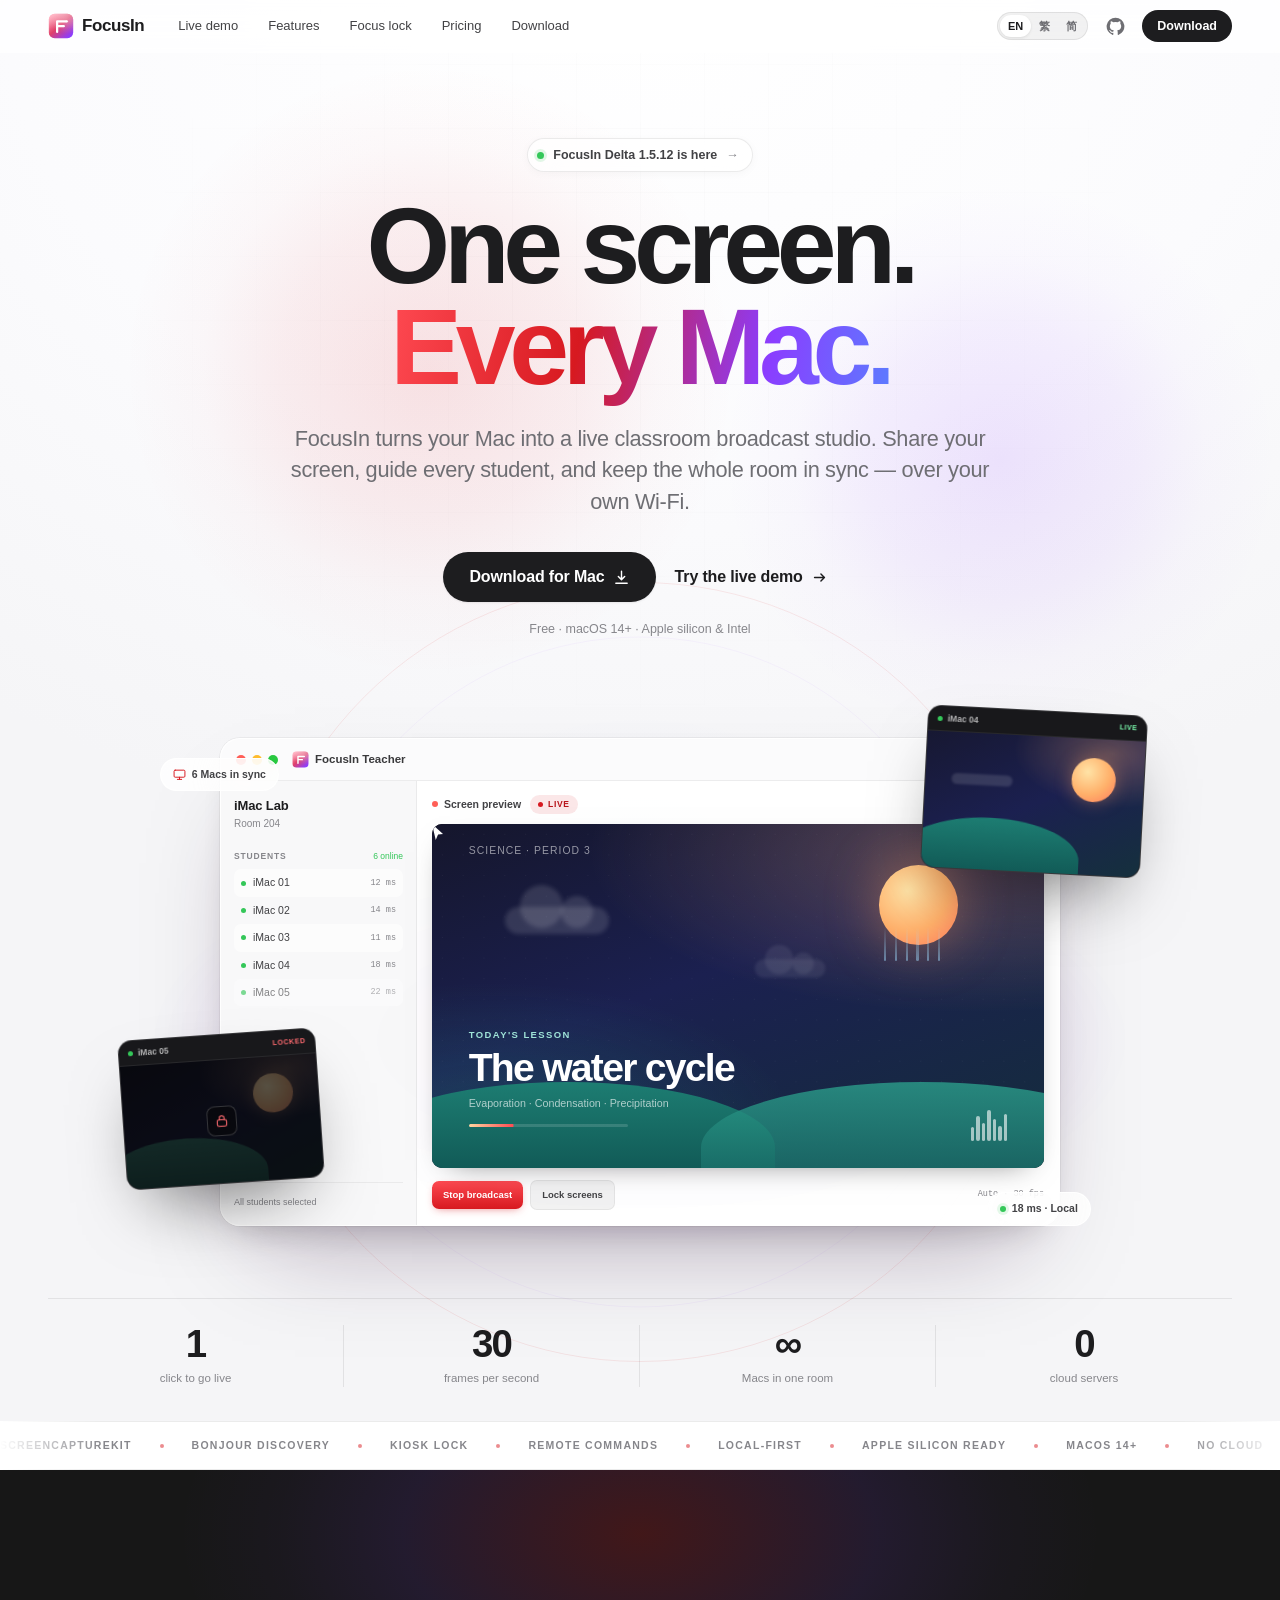
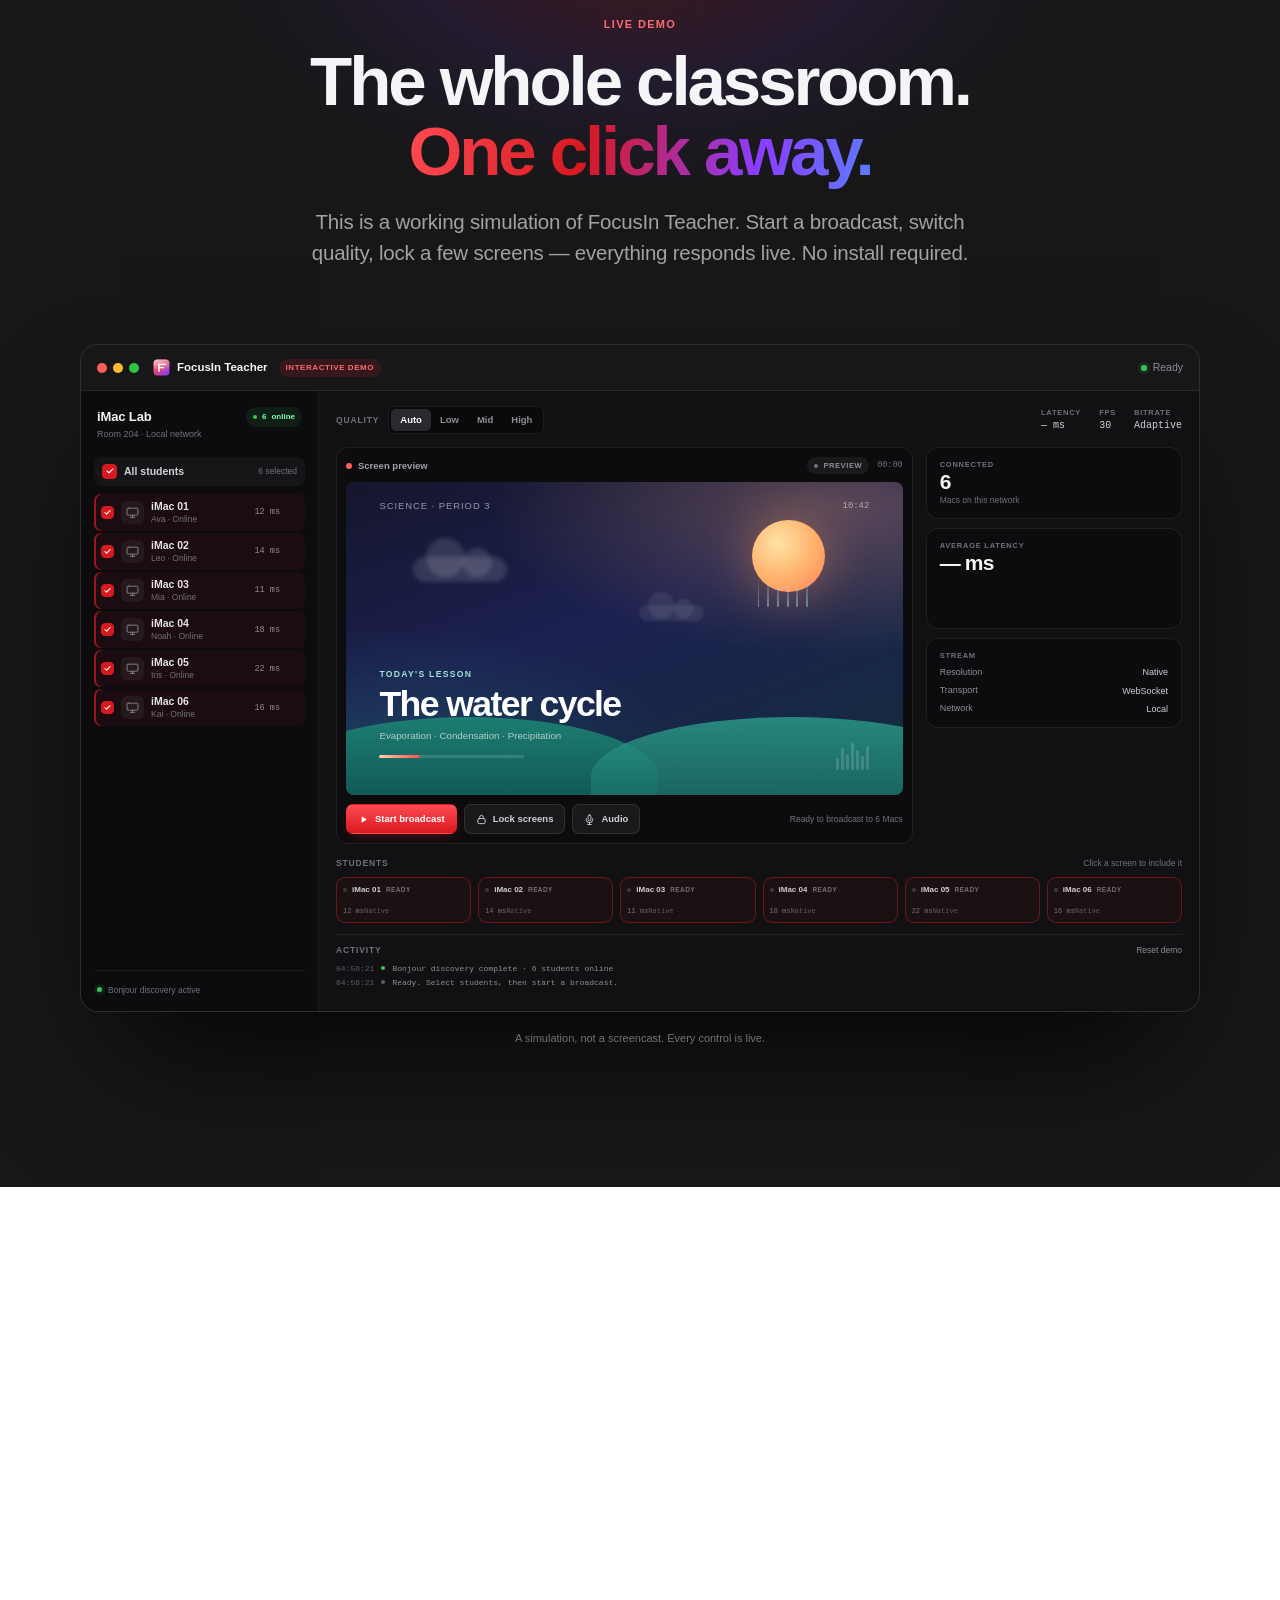
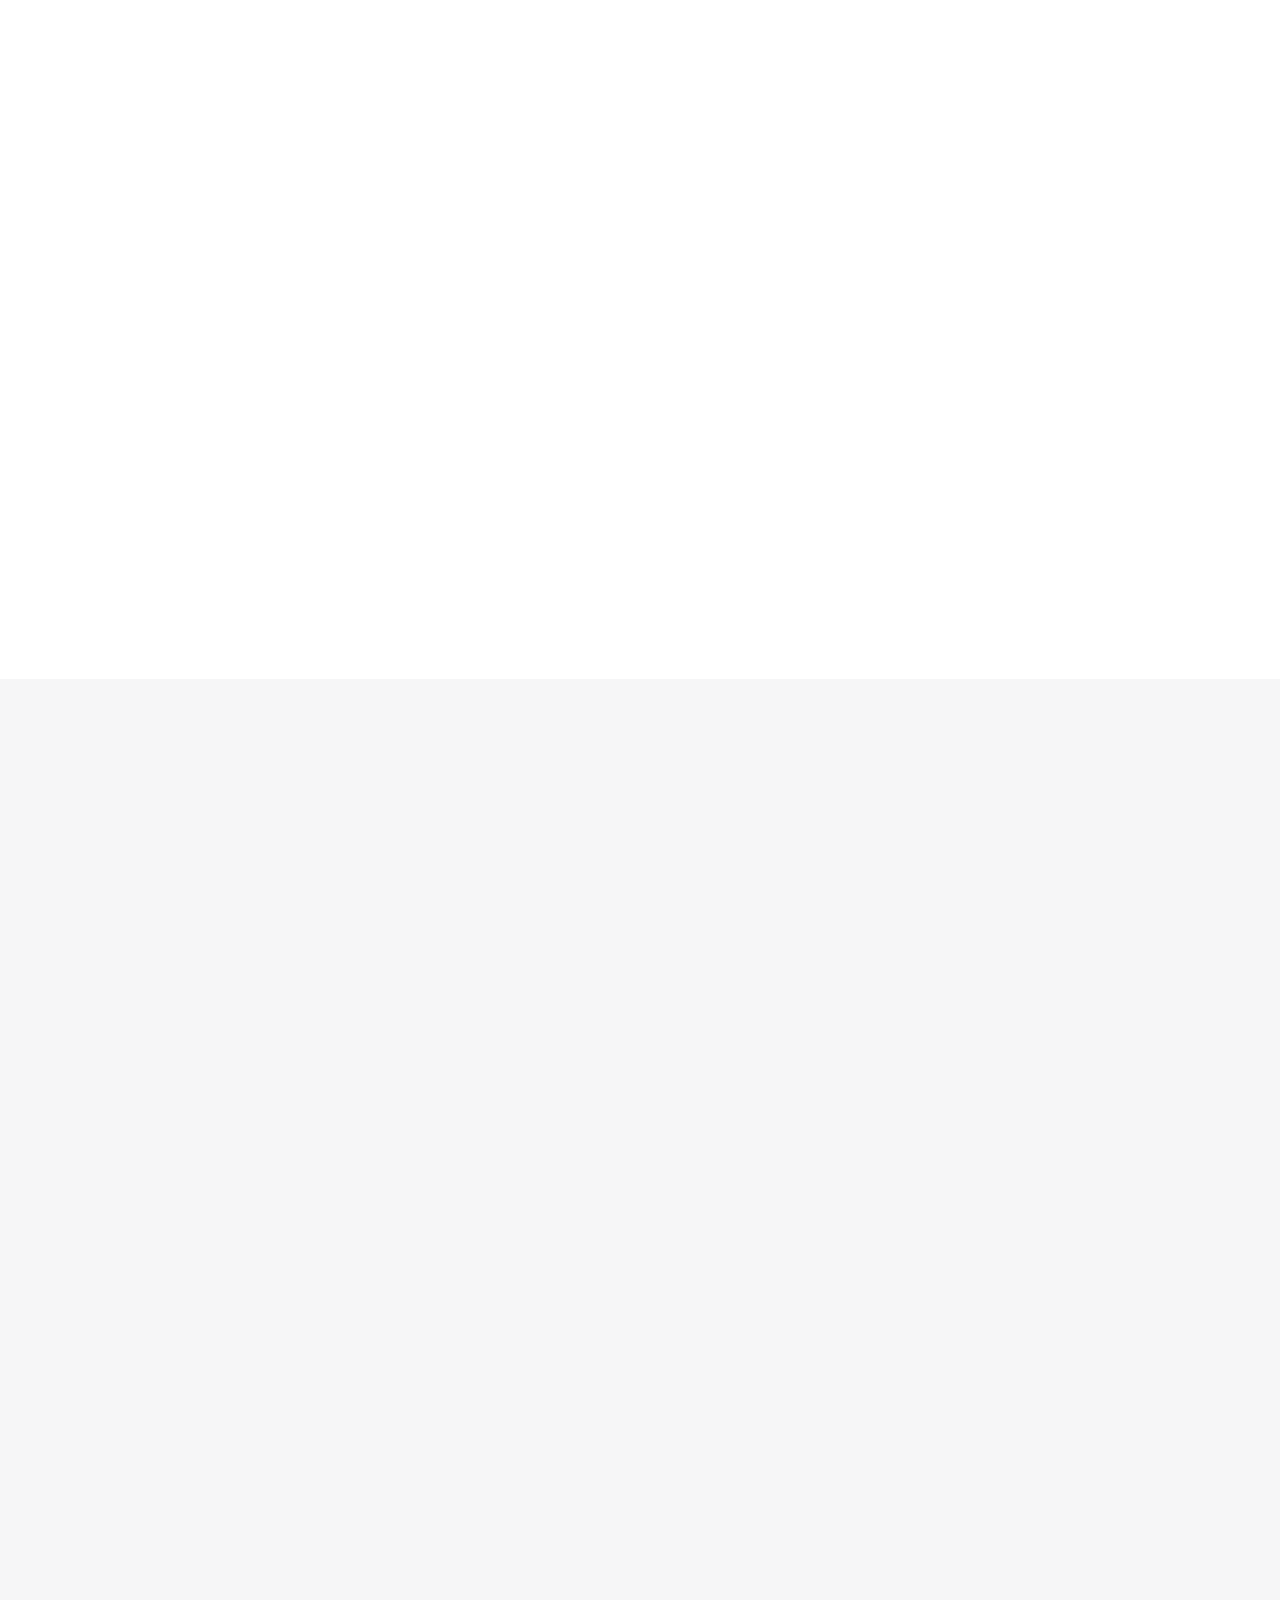
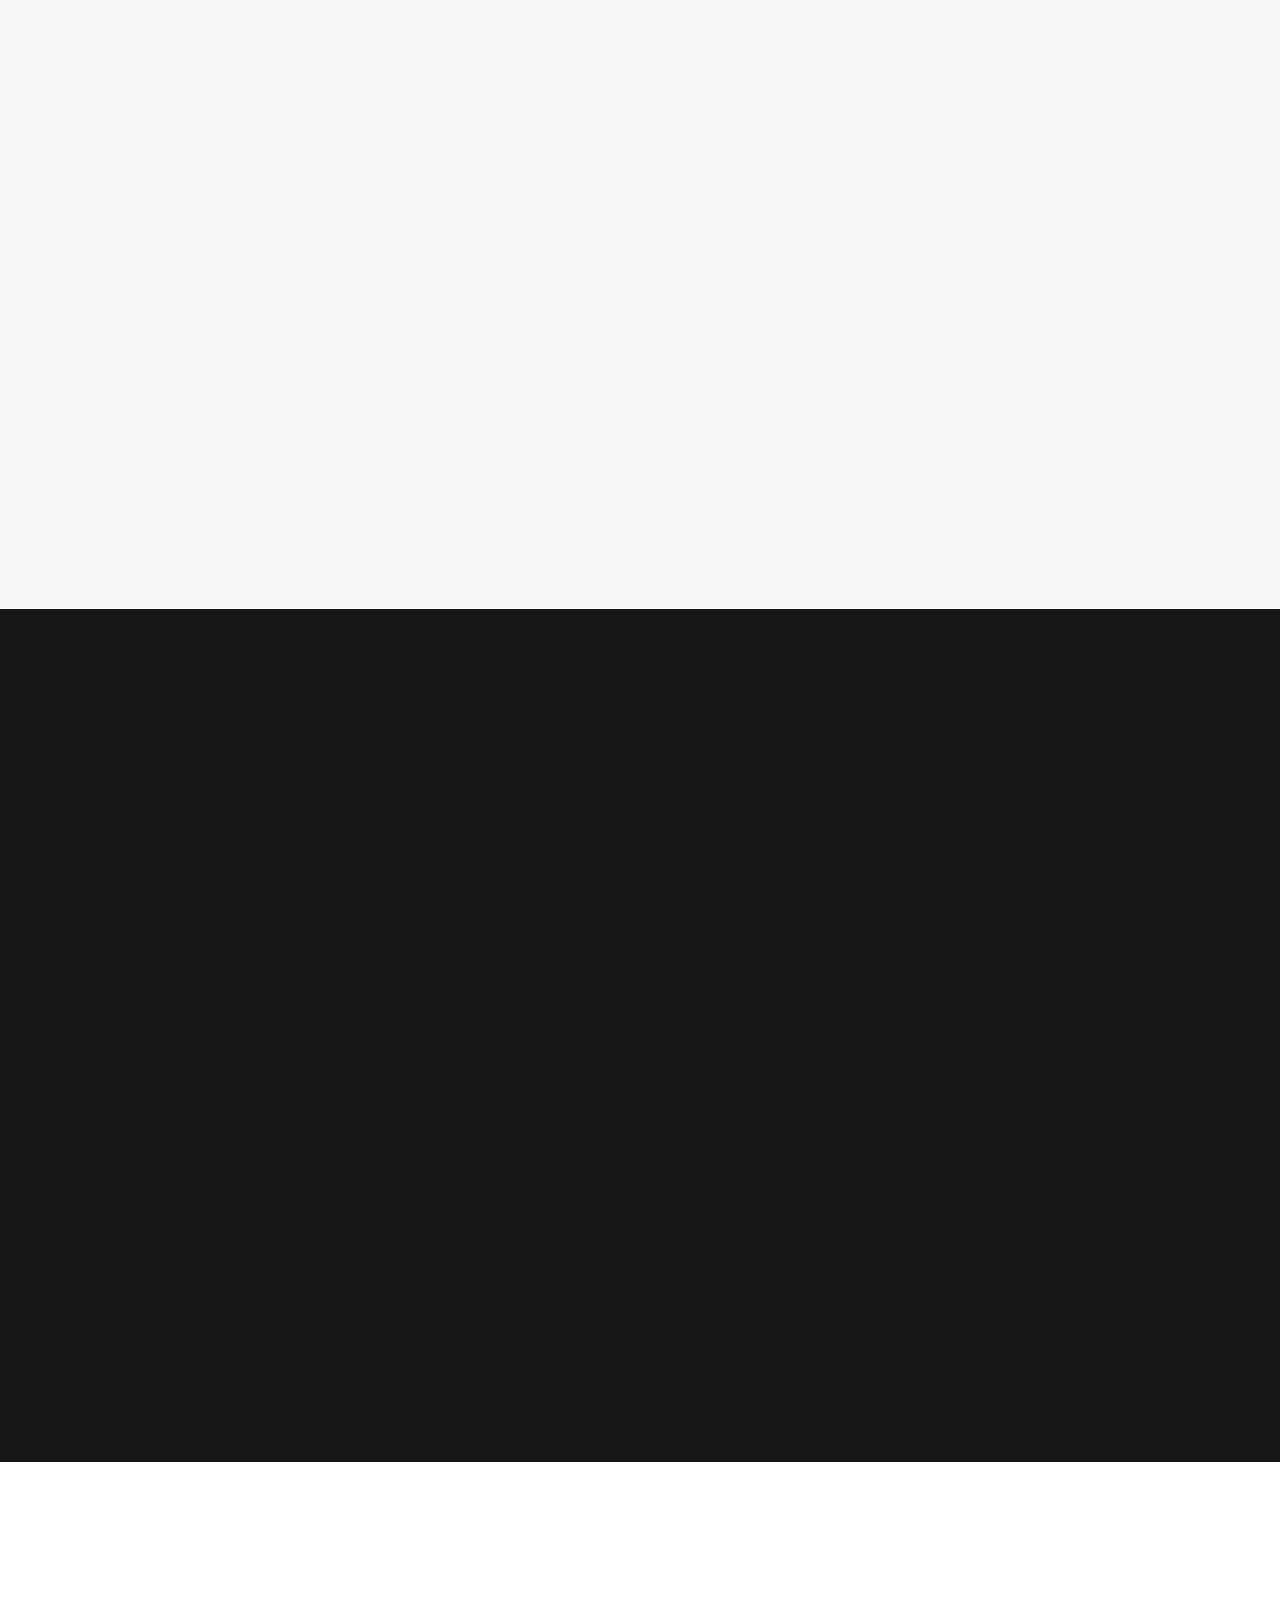
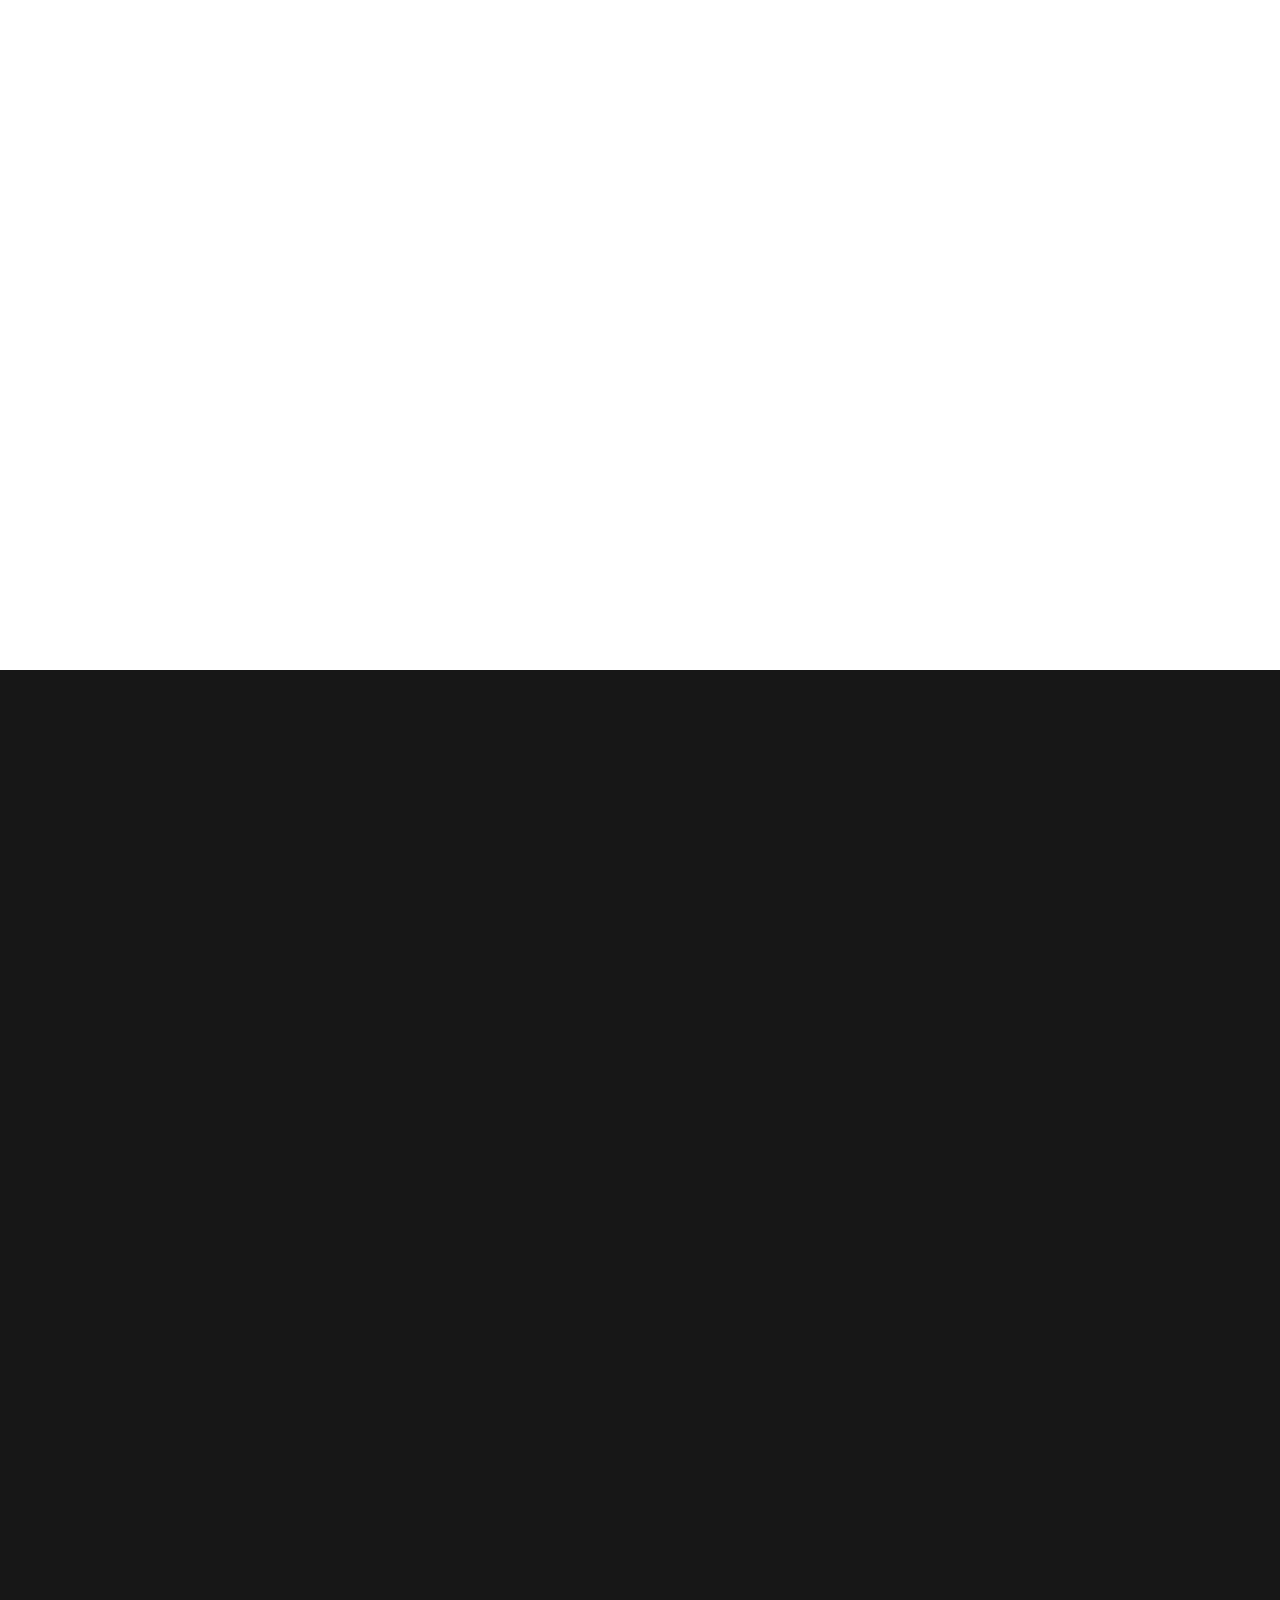
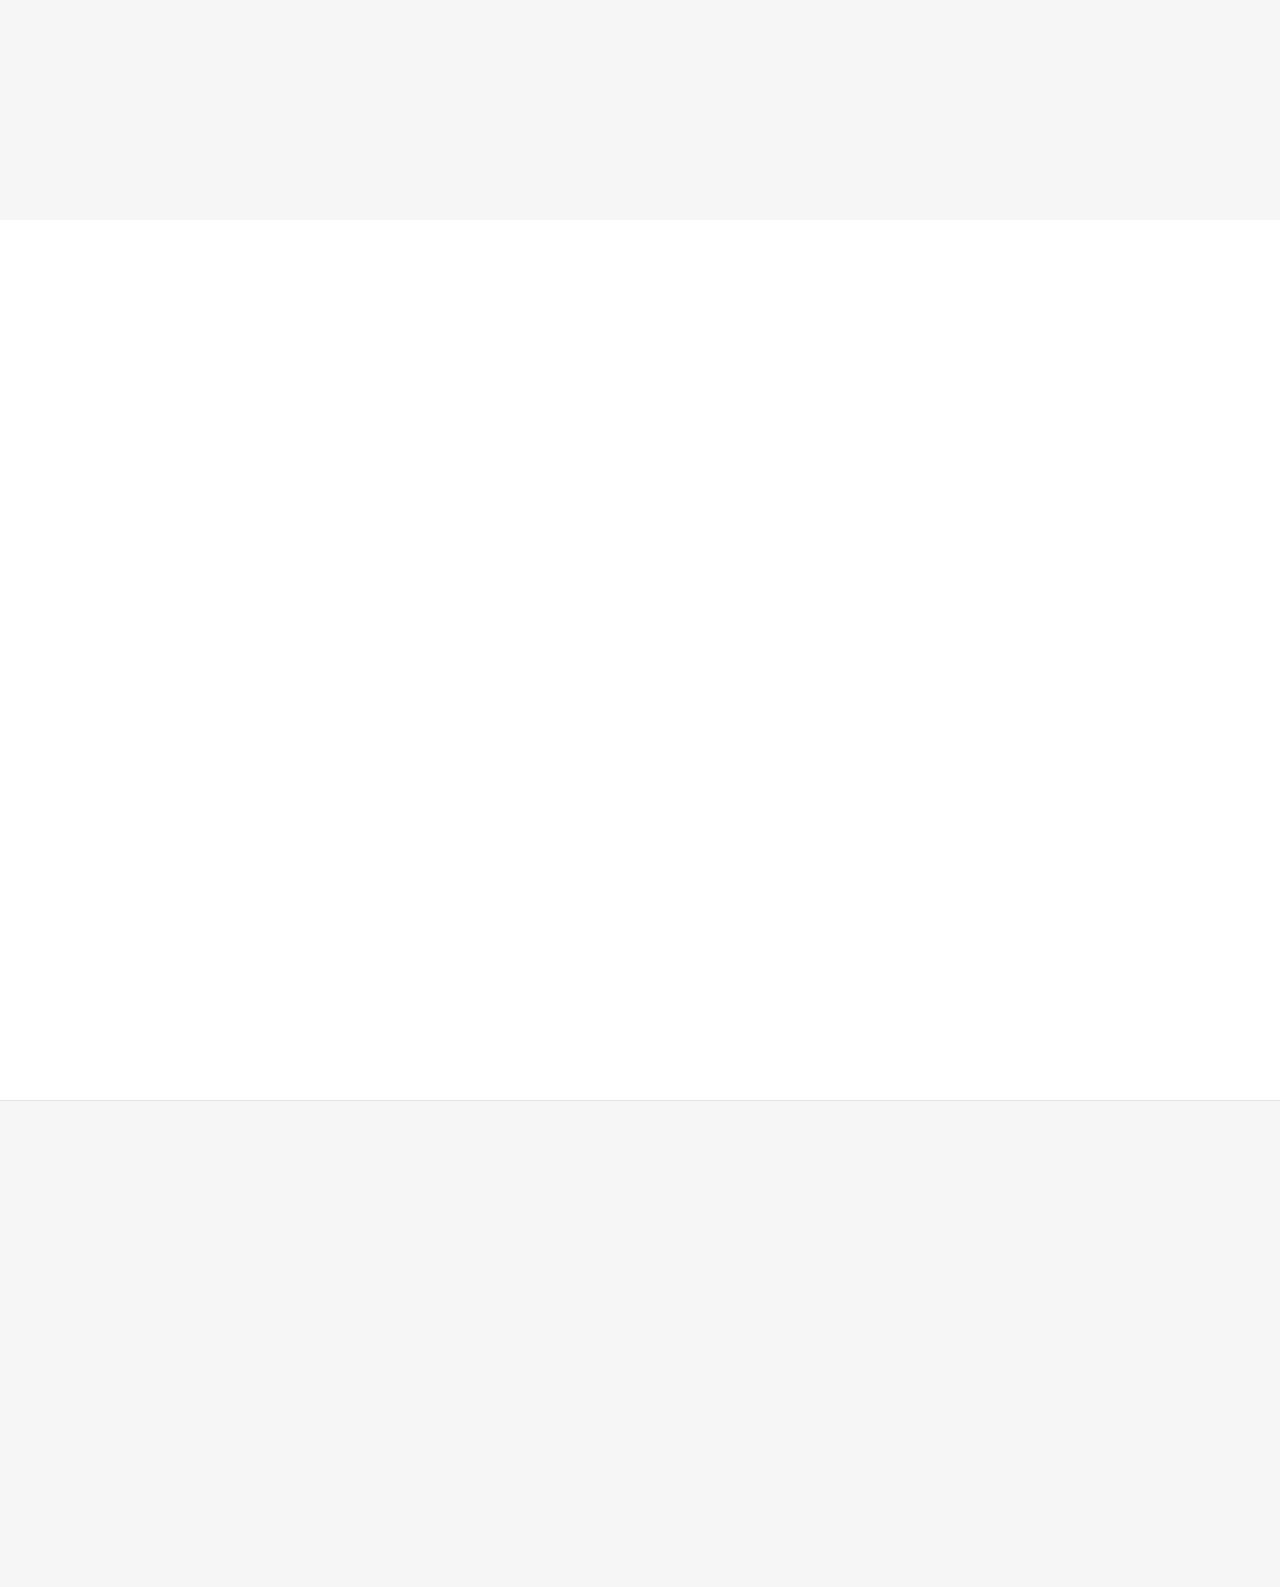
<file: source/web/public/index.html>
<!DOCTYPE html>
<html lang="en">
<head>
  <meta charset="UTF-8">
  <meta name="viewport" content="width=device-width, initial-scale=1.0">
  <title>FocusIn — One screen. Every Mac.</title>
  <meta name="description" content="FocusIn is a live classroom broadcast system for Mac. Share one screen with every student Mac on your local network, lock the room, and send commands — no dongles, accounts, or cloud.">
  <meta name="theme-color" content="#ffffff">
  <meta name="color-scheme" content="light">
  <link rel="icon" href="data:image/svg+xml,%3Csvg%20xmlns%3D%22http%3A%2F%2Fwww.w3.org%2F2000%2Fsvg%22%20viewBox%3D%220%200%20512%20512%22%20role%3D%22img%22%20aria-label%3D%22FocusIn%20app%20icon%22%3E%0A%20%20%3Cdefs%3E%0A%20%20%20%20%3ClinearGradient%20id%3D%22bg%22%20x1%3D%2288%22%20y1%3D%2256%22%20x2%3D%22436%22%20y2%3D%22456%22%20gradientUnits%3D%22userSpaceOnUse%22%3E%0A%20%20%20%20%20%20%3Cstop%20stop-color%3D%22%23FF9AAF%22%2F%3E%0A%20%20%20%20%20%20%3Cstop%20offset%3D%22.46%22%20stop-color%3D%22%23E0416A%22%2F%3E%0A%20%20%20%20%20%20%3Cstop%20offset%3D%221%22%20stop-color%3D%22%238B3DFF%22%2F%3E%0A%20%20%20%20%3C%2FlinearGradient%3E%0A%20%20%20%20%3ClinearGradient%20id%3D%22shine%22%20x1%3D%22256%22%20y1%3D%2216%22%20x2%3D%22256%22%20y2%3D%22320%22%20gradientUnits%3D%22userSpaceOnUse%22%3E%0A%20%20%20%20%20%20%3Cstop%20stop-color%3D%22%23FFFFFF%22%20stop-opacity%3D%22.28%22%2F%3E%0A%20%20%20%20%20%20%3Cstop%20offset%3D%221%22%20stop-color%3D%22%23FFFFFF%22%20stop-opacity%3D%220%22%2F%3E%0A%20%20%20%20%3C%2FlinearGradient%3E%0A%20%20%20%20%3CradialGradient%20id%3D%22halo%22%20cx%3D%220%22%20cy%3D%220%22%20r%3D%221%22%20gradientTransform%3D%22translate%28360%20120%29%20rotate%28128%29%20scale%28290%29%22%20gradientUnits%3D%22userSpaceOnUse%22%3E%0A%20%20%20%20%20%20%3Cstop%20stop-color%3D%22%23FFFFFF%22%20stop-opacity%3D%22.22%22%2F%3E%0A%20%20%20%20%20%20%3Cstop%20offset%3D%221%22%20stop-color%3D%22%23FFFFFF%22%20stop-opacity%3D%220%22%2F%3E%0A%20%20%20%20%3C%2FradialGradient%3E%0A%20%20%3C%2Fdefs%3E%0A%20%20%3Crect%20x%3D%2216%22%20y%3D%2216%22%20width%3D%22480%22%20height%3D%22480%22%20rx%3D%22112%22%20fill%3D%22url%28%23bg%29%22%2F%3E%0A%20%20%3Crect%20x%3D%2216%22%20y%3D%2216%22%20width%3D%22480%22%20height%3D%22480%22%20rx%3D%22112%22%20fill%3D%22url%28%23halo%29%22%2F%3E%0A%20%20%3Crect%20x%3D%2216%22%20y%3D%2216%22%20width%3D%22480%22%20height%3D%22480%22%20rx%3D%22112%22%20fill%3D%22url%28%23shine%29%22%2F%3E%0A%20%20%3Crect%20x%3D%2228%22%20y%3D%2228%22%20width%3D%22456%22%20height%3D%22456%22%20rx%3D%22100%22%20fill%3D%22none%22%20stroke%3D%22%23FFFFFF%22%20stroke-opacity%3D%22.22%22%20stroke-width%3D%222%22%2F%3E%0A%20%20%3Cpath%20d%3D%22M180%20372V164M180%20164h176M180%20260h132%22%20fill%3D%22none%22%20stroke%3D%22%23FFFFFF%22%20stroke-width%3D%2244%22%20stroke-linecap%3D%22round%22%20stroke-linejoin%3D%22round%22%2F%3E%0A%20%20%3Ccircle%20cx%3D%22370%22%20cy%3D%22164%22%20r%3D%2223%22%20fill%3D%22%23FFFFFF%22%20fill-opacity%3D%22.92%22%2F%3E%0A%3C%2Fsvg%3E%0A" type="image/svg+xml">
  <link rel="apple-touch-icon" href="data:image/svg+xml,%3Csvg%20xmlns%3D%22http%3A%2F%2Fwww.w3.org%2F2000%2Fsvg%22%20viewBox%3D%220%200%20512%20512%22%20role%3D%22img%22%20aria-label%3D%22FocusIn%20app%20icon%22%3E%0A%20%20%3Cdefs%3E%0A%20%20%20%20%3ClinearGradient%20id%3D%22bg%22%20x1%3D%2288%22%20y1%3D%2256%22%20x2%3D%22436%22%20y2%3D%22456%22%20gradientUnits%3D%22userSpaceOnUse%22%3E%0A%20%20%20%20%20%20%3Cstop%20stop-color%3D%22%23FF9AAF%22%2F%3E%0A%20%20%20%20%20%20%3Cstop%20offset%3D%22.46%22%20stop-color%3D%22%23E0416A%22%2F%3E%0A%20%20%20%20%20%20%3Cstop%20offset%3D%221%22%20stop-color%3D%22%238B3DFF%22%2F%3E%0A%20%20%20%20%3C%2FlinearGradient%3E%0A%20%20%20%20%3ClinearGradient%20id%3D%22shine%22%20x1%3D%22256%22%20y1%3D%2216%22%20x2%3D%22256%22%20y2%3D%22320%22%20gradientUnits%3D%22userSpaceOnUse%22%3E%0A%20%20%20%20%20%20%3Cstop%20stop-color%3D%22%23FFFFFF%22%20stop-opacity%3D%22.28%22%2F%3E%0A%20%20%20%20%20%20%3Cstop%20offset%3D%221%22%20stop-color%3D%22%23FFFFFF%22%20stop-opacity%3D%220%22%2F%3E%0A%20%20%20%20%3C%2FlinearGradient%3E%0A%20%20%20%20%3CradialGradient%20id%3D%22halo%22%20cx%3D%220%22%20cy%3D%220%22%20r%3D%221%22%20gradientTransform%3D%22translate%28360%20120%29%20rotate%28128%29%20scale%28290%29%22%20gradientUnits%3D%22userSpaceOnUse%22%3E%0A%20%20%20%20%20%20%3Cstop%20stop-color%3D%22%23FFFFFF%22%20stop-opacity%3D%22.22%22%2F%3E%0A%20%20%20%20%20%20%3Cstop%20offset%3D%221%22%20stop-color%3D%22%23FFFFFF%22%20stop-opacity%3D%220%22%2F%3E%0A%20%20%20%20%3C%2FradialGradient%3E%0A%20%20%3C%2Fdefs%3E%0A%20%20%3Crect%20x%3D%2216%22%20y%3D%2216%22%20width%3D%22480%22%20height%3D%22480%22%20rx%3D%22112%22%20fill%3D%22url%28%23bg%29%22%2F%3E%0A%20%20%3Crect%20x%3D%2216%22%20y%3D%2216%22%20width%3D%22480%22%20height%3D%22480%22%20rx%3D%22112%22%20fill%3D%22url%28%23halo%29%22%2F%3E%0A%20%20%3Crect%20x%3D%2216%22%20y%3D%2216%22%20width%3D%22480%22%20height%3D%22480%22%20rx%3D%22112%22%20fill%3D%22url%28%23shine%29%22%2F%3E%0A%20%20%3Crect%20x%3D%2228%22%20y%3D%2228%22%20width%3D%22456%22%20height%3D%22456%22%20rx%3D%22100%22%20fill%3D%22none%22%20stroke%3D%22%23FFFFFF%22%20stroke-opacity%3D%22.22%22%20stroke-width%3D%222%22%2F%3E%0A%20%20%3Cpath%20d%3D%22M180%20372V164M180%20164h176M180%20260h132%22%20fill%3D%22none%22%20stroke%3D%22%23FFFFFF%22%20stroke-width%3D%2244%22%20stroke-linecap%3D%22round%22%20stroke-linejoin%3D%22round%22%2F%3E%0A%20%20%3Ccircle%20cx%3D%22370%22%20cy%3D%22164%22%20r%3D%2223%22%20fill%3D%22%23FFFFFF%22%20fill-opacity%3D%22.92%22%2F%3E%0A%3C%2Fsvg%3E%0A">
  <meta property="og:title" content="FocusIn — One screen. Every Mac.">
  <meta property="og:description" content="A live classroom broadcast system for Mac. Share one screen with every Mac on your local network.">
  <meta property="og:type" content="website">
  <link rel="preconnect" href="https://github.com" crossorigin>
  <link rel="preconnect" href="https://objects.githubusercontent.com" crossorigin>
  <link rel="dns-prefetch" href="https://github.com">
  <link rel="dns-prefetch" href="https://objects.githubusercontent.com">
  
  <script>document.documentElement.classList.add('js');</script>
<style>
*,*::before,*::after{margin:0;padding:0;box-sizing:border-box}:root{--bg:#ffffff;--bg-soft:#f6f6f7;--ink:#1d1d1f;--ink-soft:#424245;--muted:#6e6e73;--muted-2:#86868b;--muted-3:#a1a1a6;--line:rgba(0,0,0,0.08);--line-strong:rgba(0,0,0,0.14);--accent:#D71920;--accent-soft:#ff3b45;--accent-deep:#b8141a;--violet:#8b3dff;--green:#1f9d55;--dark:#171717;--dark-2:#101013;--dark-3:#17171a;--white-06:rgba(255,255,255,0.06);--white-08:rgba(255,255,255,0.08);--white-12:rgba(255,255,255,0.12);--container:1240px;--radius-s:10px;--radius-m:14px;--radius-l:24px;--radius-xl:32px;--font:-apple-system,BlinkMacSystemFont,"SF Pro Display","SF Pro Text","Helvetica Neue","PingFang SC","PingFang TC","Hiragino Sans GB","Microsoft YaHei",Arial,sans-serif;--mono:ui-monospace,"SF Mono",SFMono-Regular,Menlo,Monaco,Consolas,"Liberation Mono",monospace;--ease-out:cubic-bezier(0.16,1,0.3,1);--ease-spring:cubic-bezier(0.34,1.56,0.64,1);--shadow-soft:0 20px 60px -30px rgba(0,0,0,0.2);--shadow-card:0 2px 10px rgba(0,0,0,0.05),0 0 0 1px rgba(0,0,0,0.05);--shadow-hover:0 18px 45px -14px rgba(215,25,32,0.16),0 0 0 1px rgba(215,25,32,0.25);--nav-h:52px}html{scroll-behavior:smooth;-webkit-text-size-adjust:100%}section[id],header[id]{scroll-margin-top:calc(var(--nav-h) + 24px)}body{background:var(--bg);color:var(--ink);font-family:var(--font);font-size:16px;line-height:1.47;-webkit-font-smoothing:antialiased;-moz-osx-font-smoothing:grayscale;overflow-x:hidden}::selection{background:var(--accent);color:#fff}img,svg{display:block}img{max-width:100%}a{color:inherit;text-decoration:none}button{font:inherit;color:inherit}ul,ol{list-style:none}h1,h2,h3,h4,p{text-wrap:pretty}:focus-visible{outline:2px solid var(--accent);outline-offset:3px;border-radius:4px}.skip-link{position:fixed;top:12px;left:12px;z-index:1000;padding:10px 16px;border-radius:10px;background:var(--ink);color:#fff;font-size:13px;transform:translateY(-160%);transition:transform 0.25s var(--ease-out)}.skip-link:focus{transform:translateY(0)}.scroll-progress{position:fixed;inset:0 0 auto 0;height:2px;z-index:300;pointer-events:none}.scroll-progress span{display:block;height:100%;width:100%;background:linear-gradient(90deg,var(--accent),var(--violet));transform:scaleX(0);transform-origin:left center}.container{width:100%;max-width:var(--container);margin:0 auto;padding:0 28px}.text-gradient{background:linear-gradient(100deg,#ff4a52 0%,#D71920 38%,#8B3DFF 75%,#5B7CFF 100%);-webkit-background-clip:text;background-clip:text;-webkit-text-fill-color:transparent;color:transparent}.muted{color:var(--muted-2)}.eyebrow{display:inline-flex;align-items:center;gap:6px;font-size:11px;font-weight:600;line-height:1;letter-spacing:0.12em;text-transform:uppercase;color:var(--accent);margin-bottom:16px}.section-head{max-width:860px;margin:0 auto clamp(48px,6vw,76px);text-align:center}.section-head h2{font-size:clamp(2.6rem,5.4vw,4.6rem);line-height:1.02;letter-spacing:-0.045em;font-weight:700}.section-head p{max-width:680px;margin:20px auto 0;font-size:clamp(1.05rem,1.6vw,1.3rem);line-height:1.5;letter-spacing:-0.01em;color:var(--muted)}.section-dark{background:var(--dark);color:#f5f5f7}.section-head--dark p{color:#a1a1a6}.section-head--dark .eyebrow{color:#ff6b70}.btn{display:inline-flex;align-items:center;justify-content:center;gap:8px;padding:11px 20px;border:1px solid transparent;border-radius:980px;font-size:15px;font-weight:600;line-height:1.2;letter-spacing:-0.01em;white-space:nowrap;cursor:pointer;transition:background 0.25s var(--ease-out),color 0.25s var(--ease-out),border-color 0.25s var(--ease-out),box-shadow 0.35s var(--ease-out),transform 0.35s var(--ease-out)}.btn svg{width:17px;height:17px;fill:none;stroke:currentColor;stroke-width:2;stroke-linecap:round;stroke-linejoin:round;transition:transform 0.35s var(--ease-out)}.btn:hover{transform:translateY(-1px)}.btn:active{transform:translateY(0) scale(0.985)}.btn-lg{padding:14px 25px;font-size:16px}.btn-primary{background:var(--ink);color:#fff;box-shadow:0 1px 2px rgba(0,0,0,0.08)}.btn-primary:hover{background:#000;box-shadow:0 10px 30px -10px rgba(0,0,0,0.45)}.btn-secondary{background:#fff;color:var(--ink);border-color:var(--line-strong)}.btn-secondary:hover{border-color:rgba(0,0,0,0.3);box-shadow:0 8px 24px -14px rgba(0,0,0,0.3)}.btn-link{background:transparent;color:var(--ink);padding-left:8px;padding-right:8px}.btn-link:hover{color:var(--accent)}.btn-link:hover svg{transform:translateX(4px)}.btn-block{width:100%}.btn-quiet-light{background:rgba(255,255,255,0.06);color:#f5f5f7;border-color:rgba(255,255,255,0.14)}.btn-quiet-light:hover{background:rgba(255,255,255,0.11);border-color:rgba(255,255,255,0.26)}.js [data-reveal]{opacity:0;transform:translateY(26px);transition:opacity 0.9s var(--ease-out),transform 0.9s var(--ease-out);transition-delay:var(--d,0s)}.js [data-reveal="fade"]{transform:none}.js [data-reveal="scale"]{transform:translateY(18px) scale(0.965)}.js [data-reveal].is-visible{opacity:1;transform:none}.site-header{position:fixed;inset:0 0 auto 0;z-index:200;background:rgba(255,255,255,0.68);-webkit-backdrop-filter:saturate(180%) blur(20px);backdrop-filter:saturate(180%) blur(20px);border-bottom:1px solid transparent;transition:background 0.35s ease,border-color 0.35s ease,box-shadow 0.35s ease}.site-header.is-scrolled{background:rgba(255,255,255,0.86);border-bottom-color:var(--line);box-shadow:0 1px 20px rgba(0,0,0,0.03)}.nav-inner{max-width:var(--container);height:var(--nav-h);margin:0 auto;padding:0 28px;display:flex;align-items:center;gap:34px}.brand{display:inline-flex;align-items:center;gap:8px;font-size:17px;font-weight:650;letter-spacing:-0.025em;color:var(--ink);flex:0 0 auto}.brand img{border-radius:7px}.brand:hover{opacity:0.75}.nav-links{display:flex;align-items:center;gap:30px}.nav-links a{position:relative;font-size:13px;font-weight:450;color:var(--ink-soft);padding:6px 0;transition:color 0.2s ease}.nav-links a::after{content:"";position:absolute;left:0;right:0;bottom:0;height:1px;background:var(--ink);transform:scaleX(0);transform-origin:left;transition:transform 0.35s var(--ease-out)}.nav-links a:hover{color:var(--ink)}.nav-links a:hover::after,.nav-links a.is-active::after{transform:scaleX(1)}.nav-links a.is-active{color:var(--ink)}.nav-actions{margin-left:auto;display:flex;align-items:center;gap:14px}.lang-switch{display:inline-flex;align-items:center;padding:2px;border-radius:980px;background:rgba(0,0,0,0.05);border:1px solid var(--line)}.lang-btn{border:0;background:transparent;color:var(--muted);font-size:11px;font-weight:600;padding:3px 8px;border-radius:980px;cursor:pointer;transition:background 0.2s ease,color 0.2s ease}.lang-btn:hover{color:var(--ink)}.lang-btn.is-active{background:#fff;color:var(--ink);box-shadow:0 1px 3px rgba(0,0,0,0.1)}.mobile-lang-row{display:flex;align-items:center;justify-content:space-between;padding:8px 0 14px;margin-bottom:8px;border-bottom:1px solid var(--line);font-size:13px;color:var(--muted)}.nav-github{width:26px;height:26px;display:inline-flex;align-items:center;justify-content:center;color:var(--muted);transition:color 0.2s ease,transform 0.2s ease}.nav-github svg{width:19px;height:19px;fill:currentColor}.nav-github:hover{color:var(--ink);transform:translateY(-1px)}.nav-cta{display:inline-flex;align-items:center;padding:7px 15px;border-radius:980px;background:var(--ink);color:#fff;font-size:12.5px;font-weight:600;transition:background 0.2s ease,transform 0.2s ease,box-shadow 0.2s ease}.nav-cta:hover{background:#000;transform:translateY(-1px);box-shadow:0 8px 20px -10px rgba(0,0,0,0.5)}.menu-toggle{display:none;width:34px;height:34px;border:0;background:transparent;cursor:pointer;position:relative}.menu-toggle span{position:absolute;left:7px;right:7px;height:1.5px;background:var(--ink);border-radius:2px;transition:transform 0.35s var(--ease-out),top 0.35s var(--ease-out)}.menu-toggle span:first-child{top:13px}.menu-toggle span:last-child{top:20px}.menu-toggle[aria-expanded="true"] span:first-child{top:16.5px;transform:rotate(45deg)}.menu-toggle[aria-expanded="true"] span:last-child{top:16.5px;transform:rotate(-45deg)}.mobile-menu{position:absolute;top:100%;left:0;right:0;padding:10px 28px 26px;background:rgba(255,255,255,0.96);-webkit-backdrop-filter:blur(24px);backdrop-filter:blur(24px);border-bottom:1px solid var(--line);opacity:0;visibility:hidden;transform:translateY(-8px);transition:opacity 0.3s ease,transform 0.3s var(--ease-out),visibility 0.3s}.mobile-menu.is-open{opacity:1;visibility:visible;transform:none}.mobile-menu nav{display:flex;flex-direction:column}.mobile-menu nav a{display:flex;align-items:center;justify-content:space-between;padding:14px 2px;border-bottom:1px solid var(--line);font-size:16px;font-weight:550}.mobile-menu nav a span{color:var(--muted-2)}.mobile-github{display:inline-block;margin-top:18px;font-size:13px;color:var(--muted)}.hero{position:relative;padding-top:calc(var(--nav-h) + 86px);overflow:hidden;background:radial-gradient(90% 60% at 50% 0%,#ffffff 0%,#fbfbfd 55%,#f5f5f7 100%)}.hero-bg{position:absolute;inset:0;pointer-events:none;overflow:hidden}.orb{position:absolute;border-radius:50%;opacity:0.55;pointer-events:none;animation-play-state:paused}.orb.orb-play{animation-play-state:running}.orb-a{width:620px;height:620px;top:60px;left:50%;margin-left:-520px;background:radial-gradient(circle,rgba(215,25,32,0.22) 0%,rgba(215,25,32,0.12) 34%,rgba(215,25,32,0.04) 52%,transparent 70%);animation:orbFloat 16s ease-in-out infinite alternate}.orb-b{width:560px;height:560px;top:180px;left:50%;margin-left:80px;background:radial-gradient(circle,rgba(139,61,255,0.24) 0%,rgba(139,61,255,0.13) 34%,rgba(139,61,255,0.04) 52%,transparent 70%);animation:orbFloat 18s ease-in-out -6s infinite alternate-reverse}.orb-c{width:520px;height:420px;top:720px;left:50%;margin-left:-260px;background:radial-gradient(circle,rgba(91,124,255,0.16) 0%,rgba(91,124,255,0.08) 34%,rgba(91,124,255,0.02) 52%,transparent 70%);animation:orbFloat 22s ease-in-out -10s infinite alternate}.grid-veil{position:absolute;inset:0;background-image:linear-gradient(rgba(0,0,0,0.035) 1px,transparent 1px),linear-gradient(90deg,rgba(0,0,0,0.035) 1px,transparent 1px);background-size:64px 64px;-webkit-mask-image:radial-gradient(70% 55% at 50% 20%,#000 0%,transparent 75%);mask-image:radial-gradient(70% 55% at 50% 20%,#000 0%,transparent 75%);opacity:0.45}@keyframes orbFloat{from{transform:translate3d(0,-12px,0) scale(1)}to{transform:translate3d(24px,26px,0) scale(1.08)}}.hero-copy{position:relative;z-index:2;text-align:center;max-width:1040px}.announce{display:inline-flex;align-items:center;gap:9px;padding:7px 13px 7px 9px;border:1px solid var(--line);border-radius:980px;background:rgba(255,255,255,0.68);-webkit-backdrop-filter:blur(14px);backdrop-filter:blur(14px);box-shadow:0 2px 10px rgba(0,0,0,0.03);font-size:12.5px;font-weight:550;color:var(--ink-soft);transition:transform 0.3s var(--ease-out),box-shadow 0.3s ease,border-color 0.3s ease}.announce:hover{transform:translateY(-1px);border-color:var(--line-strong);box-shadow:0 8px 24px -14px rgba(0,0,0,0.25)}.announce-dot{width:7px;height:7px;border-radius:50%;background:#34c759;box-shadow:0 0 0 3px rgba(52,199,89,0.14);animation:softPulse 2.4s ease-in-out infinite}.announce-arrow{color:var(--muted-2)}.hero-title{margin:24px auto 24px;font-size:clamp(3.6rem,8.4vw,7.6rem);line-height:0.94;letter-spacing:-0.058em;font-weight:700;text-wrap:balance}.hero-sub{max-width:710px;margin:0 auto;font-size:clamp(1.1rem,1.75vw,1.36rem);line-height:1.47;letter-spacing:-0.015em;color:var(--muted)}.hero-actions{display:flex;align-items:center;justify-content:center;flex-wrap:wrap;gap:10px;margin-top:34px}.hero-note{margin-top:18px;font-size:12.5px;color:var(--muted-2)}.hero-visual{position:relative;z-index:1;margin-top:clamp(48px,6vw,76px);padding:24px 28px 0}.hero-stage{position:relative;max-width:980px;margin:0 auto;transition:transform 0.4s var(--ease-out)}.stage-glow{position:absolute;inset:8% -8% -6%;background:radial-gradient(60% 60% at 50% 55%,rgba(215,25,32,0.25) 0%,rgba(139,61,255,0.13) 38%,rgba(139,61,255,0.04) 58%,transparent 74%);opacity:0.85;z-index:0}.pulse-ring{position:absolute;top:48%;left:50%;width:780px;height:780px;margin:-390px 0 0 -390px;border:1px solid rgba(215,25,32,0.14);border-radius:50%;z-index:0;pointer-events:none;opacity:0.6}.pulse-ring.ring-b{transform:scale(0.86);border-color:rgba(139,61,255,0.12);opacity:0.45}.teacher-window{position:relative;z-index:2;width:min(840px,100%);margin:0 auto;border-radius:20px;overflow:hidden;background:rgba(255,255,255,0.94);border:1px solid rgba(255,255,255,0.9);box-shadow:0 50px 100px -40px rgba(40,10,50,0.35),0 16px 36px -20px rgba(0,0,0,0.25),0 0 0 1px rgba(0,0,0,0.05);-webkit-backdrop-filter:blur(10px);backdrop-filter:blur(10px);transform:translateZ(0)}.tw-titlebar,.demo-titlebar{display:flex;align-items:center;gap:14px;height:42px;padding:0 15px;background:rgba(250,250,252,0.78);border-bottom:1px solid rgba(0,0,0,0.06)}.traffic{display:inline-flex;gap:6px;flex:0 0 auto}.traffic i{width:10px;height:10px;border-radius:50%;display:block}.traffic i:nth-child(1){background:#ff5f57}.traffic i:nth-child(2){background:#febc2e}.traffic i:nth-child(3){background:#28c840}.tw-app{display:flex;align-items:center;gap:6px;font-size:11.5px;font-weight:600;color:#3a3a3c}.tw-app img{border-radius:4px}.tw-status{margin-left:auto;display:inline-flex;align-items:center;gap:6px;font-size:10.5px;font-weight:550;color:var(--muted)}.tw-status i{width:6px;height:6px;border-radius:50%;background:#34c759;box-shadow:0 0 0 3px rgba(52,199,89,0.14);animation:softPulse 2s infinite}.tw-body{display:grid;grid-template-columns:196px minmax(0,1fr);min-height:430px}.tw-side{display:flex;flex-direction:column;padding:15px 13px;background:rgba(245,245,247,0.72);border-right:1px solid rgba(0,0,0,0.06)}.tw-room{font-size:13px;font-weight:700;letter-spacing:-0.01em}.tw-room span{display:block;margin-top:2px;font-size:10px;font-weight:500;color:var(--muted-2);letter-spacing:0}.tw-side-label{display:flex;justify-content:space-between;margin:18px 0 7px;font-size:8.5px;font-weight:700;letter-spacing:0.1em;text-transform:uppercase;color:var(--muted-2)}.tw-side-label span{font-weight:500;letter-spacing:0;text-transform:none;color:#34c759}.tw-device{display:flex;align-items:center;gap:7px;padding:6px 7px;border-radius:7px;font-size:10.5px;color:var(--ink-soft)}.tw-device:nth-of-type(odd){background:rgba(255,255,255,0.55)}.tw-device .dot{width:5px;height:5px;border-radius:50%;background:#34c759}.tw-device .ms{margin-left:auto;font-family:var(--mono);font-size:8.5px;color:var(--muted-2)}.tw-device--muted{opacity:0.64}.tw-side-foot{margin-top:auto;padding-top:13px;border-top:1px solid rgba(0,0,0,0.06);font-size:9px;color:var(--muted-2)}.tw-main{min-width:0;padding:14px 15px 15px;display:flex;flex-direction:column}.tw-preview-head{display:flex;align-items:center;gap:9px;font-size:10.5px;font-weight:550;color:var(--ink-soft)}.tw-preview-title{display:inline-flex;align-items:center;gap:6px}.window-dot{width:6px;height:6px;border-radius:50%;background:#ff5f57}.live-pill{display:inline-flex;align-items:center;gap:5px;padding:3px 8px;border-radius:980px;background:rgba(215,25,32,0.1);color:var(--accent-deep);font-size:8.5px;font-weight:750;letter-spacing:0.08em;text-transform:uppercase}.live-pill i{width:5px;height:5px;border-radius:50%;background:var(--accent);animation:softPulse 1.4s infinite}.tw-timer{margin-left:auto;font-family:var(--mono);font-size:9px;color:var(--muted-2)}.tw-screen{position:relative;margin-top:10px;aspect-ratio:16 / 9;border-radius:10px;overflow:hidden;background:#0b0c10;box-shadow:inset 0 0 0 1px rgba(255,255,255,0.09),0 10px 30px -18px rgba(0,0,0,0.6);container-type:inline-size}.tw-live-flag{position:absolute;top:5%;right:4%;z-index:5;display:inline-flex;align-items:center;gap:4px;padding:3px 7px;border-radius:980px;background:rgba(7,7,9,0.6);-webkit-backdrop-filter:blur(8px);backdrop-filter:blur(8px);color:#fff;font-size:7px;font-weight:750;letter-spacing:0.1em}.tw-live-flag i{width:4px;height:4px;border-radius:50%;background:var(--accent-soft);animation:softPulse 1.2s infinite}.tw-cursor,.preview-cursor{position:absolute;z-index:6;width:11px;height:16px;background:#fff;clip-path:polygon(0 0,100% 62%,55% 66%,34% 100%);filter:drop-shadow(0 1px 2px rgba(0,0,0,0.5));animation:cursorMove 11s ease-in-out infinite}.tw-controls{display:flex;align-items:center;gap:7px;margin-top:12px}.tw-btn{display:inline-flex;align-items:center;padding:7px 11px;border-radius:7px;font-size:9.5px;font-weight:650}.tw-btn-primary{background:linear-gradient(180deg,#ff4a52,var(--accent));color:#fff;box-shadow:0 3px 10px -4px rgba(215,25,32,0.6)}.tw-btn-secondary{background:rgba(0,0,0,0.05);color:var(--ink-soft);border:1px solid rgba(0,0,0,0.06)}.tw-quality{margin-left:auto;font-family:var(--mono);font-size:8.5px;color:var(--muted-2)}.slide{position:absolute;inset:0;overflow:hidden;color:#fff;background:radial-gradient(120% 90% at 88% 8%,rgba(255,176,112,0.28),transparent 52%),radial-gradient(90% 80% at 10% 90%,rgba(41,190,160,0.2),transparent 55%),linear-gradient(160deg,#15162c 0%,#1b2050 44%,#142d3c 100%)}.slide::before{content:"";position:absolute;inset:0;background-image:radial-gradient(rgba(255,255,255,0.14) 0.7px,transparent 0.7px);background-size:3.4% 6%;opacity:0.35}.slide-top{position:absolute;top:5.5%;left:6%;right:6%;z-index:4;display:flex;align-items:center;justify-content:space-between;font-size:1.7cqw;letter-spacing:0.1em;text-transform:uppercase;color:rgba(255,255,255,0.55)}.slide-clock{font-family:var(--mono);letter-spacing:0;font-size:1.6cqw}.slide-art{position:absolute;inset:0}.sun{position:absolute;top:12%;right:14%;width:13cqw;height:13cqw;border-radius:50%;background:radial-gradient(circle at 36% 32%,#ffe3a6,#ffb06a 55%,#ff7a5c 100%);box-shadow:0 0 9cqw rgba(255,160,95,0.45);animation:sunGlow 5s ease-in-out infinite alternate;animation-play-state:paused}.cloud{position:absolute;height:4.4cqw;width:17cqw;border-radius:999px;background:rgba(255,255,255,0.13);filter:blur(0.35cqw);animation:cloudDrift 20s linear infinite;animation-play-state:paused}.cloud::before,.cloud::after{content:"";position:absolute;bottom:20%;border-radius:50%;background:inherit}.cloud::before{left:14%;width:7cqw;height:7cqw}.cloud::after{right:16%;width:5.2cqw;height:5.2cqw}.cloud-a{top:24%;left:12%}.cloud-b{top:38%;left:50%;transform:scale(0.68);opacity:0.6;animation-duration:26s;animation-direction:reverse}.rain{position:absolute;top:30%;right:17%;display:flex;gap:1.4cqw;animation:rainFade 3s ease-in-out infinite alternate;animation-play-state:paused}.rain i{width:0.35cqw;height:5.5cqw;border-radius:999px;background:linear-gradient(180deg,rgba(160,220,255,0),rgba(160,220,255,0.5));animation:rainFall 1.4s linear infinite;animation-play-state:paused}.rain i:nth-child(2){animation-delay:-0.2s}.rain i:nth-child(3){animation-delay:-0.5s}.rain i:nth-child(4){animation-delay:-0.8s}.rain i:nth-child(5){animation-delay:-1.05s}.rain i:nth-child(6){animation-delay:-0.35s}.hill{position:absolute;bottom:-13%;height:38%;border-radius:50% 50% 0 0}.hill-a{left:-12%;width:68%;background:linear-gradient(180deg,#1d7d72,#0b4949)}.hill-b{right:-16%;width:72%;background:linear-gradient(180deg,#2b9c8a,#125b5b);opacity:0.82}.slide-copy{position:absolute;left:6%;bottom:12%;z-index:4;max-width:66%}.slide-label{display:block;margin-bottom:1.1cqw;font-size:1.55cqw;font-weight:650;letter-spacing:0.15em;text-transform:uppercase;color:#9fe3d8}.slide-copy h3{font-size:6.4cqw;line-height:0.98;letter-spacing:-0.045em;font-weight:700;text-wrap:balance}.slide-copy p{margin-top:1.4cqw;font-size:1.75cqw;line-height:1.4;color:rgba(255,255,255,0.65)}.slide-progress{width:26cqw;height:0.45cqw;margin-top:2.2cqw;border-radius:999px;background:rgba(255,255,255,0.14);overflow:hidden}.slide-progress span{display:block;width:100%;height:100%;border-radius:inherit;background:linear-gradient(90deg,#ffd6a0,#ff4a52);transform:scaleX(0.28);transform-origin:left center;animation:slideProgress 14s linear infinite;animation-play-state:paused}.slide-eq{position:absolute;right:6%;bottom:8%;z-index:4;display:flex;align-items:flex-end;gap:0.35cqw;height:5.6cqw}.slide-eq i{width:0.55cqw;height:40%;border-radius:999px;background:rgba(255,255,255,0.6);animation:eqBar 1.1s ease-in-out infinite alternate;animation-play-state:paused}.slide-eq i:nth-child(2){animation-delay:-0.2s;height:72%}.slide-eq i:nth-child(3){animation-delay:-0.45s;height:52%}.slide-eq i:nth-child(4){animation-delay:-0.1s;height:90%}.slide-eq i:nth-child(5){animation-delay:-0.6s;height:64%}.slide-eq i:nth-child(6){animation-delay:-0.3s;height:44%}.slide-eq i:nth-child(7){animation-delay:-0.75s;height:78%}.tw-screen .sun,.tw-screen .cloud,.tw-screen .rain,.tw-screen .rain i,.tw-screen .slide-progress span,.tw-screen .slide-eq i{animation-play-state:running}.tw-screen .live-pill i{animation-play-state:running}@keyframes softPulse{0%,100%{opacity:1}50%{opacity:0.35}}@keyframes sunGlow{from{transform:scale(1);box-shadow:0 0 7cqw rgba(255,160,95,0.35)}to{transform:scale(1.06);box-shadow:0 0 12cqw rgba(255,160,95,0.55)}}@keyframes cloudDrift{from{transform:translateX(-3%)}to{transform:translateX(3%)}}@keyframes rainFall{from{transform:translateY(-8%);opacity:0}30%{opacity:1}to{transform:translateY(28%);opacity:0}}@keyframes rainFade{from{opacity:0.55}to{opacity:0.95}}@keyframes slideProgress{from{transform:scaleX(0)}to{transform:scaleX(1)}}@keyframes eqBar{from{transform:scaleY(0.35)}to{transform:scaleY(1)}}@keyframes cursorMove{0%{transform:translate(62cqw,52cqw);opacity:0}8%{opacity:1}22%{transform:translate(44cqw,44cqw)}40%{transform:translate(58cqw,38cqw)}58%{transform:translate(38cqw,56cqw)}76%{transform:translate(52cqw,48cqw)}92%{opacity:1}100%{transform:translate(62cqw,52cqw);opacity:0}}.float-card{position:absolute;z-index:3;width:220px;border-radius:14px;overflow:hidden;background:#111114;border:1px solid rgba(255,255,255,0.16);box-shadow:0 34px 70px -26px rgba(0,0,0,0.55)}.fc-a{top:-28px;right:-14px;transform:rotate(3deg);animation:floatA 7s ease-in-out infinite alternate}.fc-b{bottom:42px;left:-28px;width:198px;transform:rotate(-4deg);animation:floatB 8s ease-in-out -2s infinite alternate}@keyframes floatA{from{transform:rotate(3deg) translateY(0)}to{transform:rotate(2.2deg) translateY(-10px)}}@keyframes floatB{from{transform:rotate(-4deg) translateY(0)}to{transform:rotate(-3.2deg) translateY(9px)}}.fc-bar{display:flex;align-items:center;gap:5px;height:25px;padding:0 9px;background:#18181b;border-bottom:1px solid rgba(255,255,255,0.07);color:rgba(255,255,255,0.68);font-size:8.5px;font-weight:550}.fc-dot{width:5px;height:5px;border-radius:50%;background:#34c759}.fc-live{margin-left:auto;font-size:7px;font-weight:750;letter-spacing:0.08em;text-transform:uppercase;color:#7dffb0}.fc-lock{color:#ff6b70}.fc-screen{position:relative;aspect-ratio:16 / 10;overflow:hidden;container-type:inline-size}.mini-scene{position:absolute;inset:0;overflow:hidden;background:radial-gradient(90% 80% at 85% 10%,rgba(255,176,112,0.3),transparent 50%),linear-gradient(155deg,#171832,#1b2050 50%,#15303d)}.mini-sun{position:absolute;top:14%;right:13%;width:20%;aspect-ratio:1;border-radius:50%;background:radial-gradient(circle at 36% 32%,#ffe3a6,#ffb06a 55%,#ff7a5c);box-shadow:0 0 8cqw rgba(255,160,95,0.35)}.mini-hill{position:absolute;left:-10%;bottom:-20%;width:82%;height:58%;border-radius:50% 50% 0 0;background:linear-gradient(180deg,#1d7d72,#0b4949)}.mini-cloud{position:absolute;left:12%;top:30%;width:28%;height:8%;border-radius:999px;background:rgba(255,255,255,0.13);filter:blur(1px)}.mini-scene--dim{filter:brightness(0.35) saturate(0.65)}.mini-lock{position:absolute;top:50%;left:50%;width:30px;height:30px;transform:translate(-50%,-50%);display:grid;place-items:center;border-radius:8px;background:rgba(7,7,9,0.6);border:1px solid rgba(255,255,255,0.18);-webkit-backdrop-filter:blur(8px);backdrop-filter:blur(8px)}.mini-lock svg{width:14px;height:14px;fill:none;stroke:#ff6b70;stroke-width:1.8;stroke-linecap:round;stroke-linejoin:round}.float-chip{position:absolute;z-index:4;display:inline-flex;align-items:center;gap:6px;padding:8px 12px;border-radius:980px;background:rgba(255,255,255,0.82);border:1px solid rgba(255,255,255,0.95);box-shadow:0 14px 34px -18px rgba(0,0,0,0.35);-webkit-backdrop-filter:blur(18px);backdrop-filter:blur(18px);font-size:10.5px;font-weight:600;color:var(--ink-soft);white-space:nowrap}.float-chip svg{width:13px;height:13px;fill:none;stroke:var(--accent);stroke-width:1.8;stroke-linecap:round;stroke-linejoin:round}.chip-a{top:4%;left:1%}.chip-b{right:4%;bottom:0}.chip-dot{width:6px;height:6px;border-radius:50%;background:#34c759;box-shadow:0 0 0 3px rgba(52,199,89,0.13);animation:softPulse 2s infinite}.hero-stats{display:grid;grid-template-columns:repeat(4,1fr);margin-top:clamp(46px,6vw,72px);padding:26px 0 34px;border-top:1px solid var(--line)}.stat{text-align:center;padding:0 12px;border-right:1px solid var(--line)}.stat:last-child{border-right:0}.stat strong{display:block;font-size:clamp(1.9rem,3vw,2.6rem);font-weight:650;line-height:1;letter-spacing:-0.05em}.stat span{display:block;margin-top:7px;font-size:11.5px;color:var(--muted-2)}.marquee{overflow:hidden;padding:16px 0;border-top:1px solid var(--line);border-bottom:1px solid var(--line);background:#fff;-webkit-mask-image:linear-gradient(90deg,transparent,#000 8%,#000 92%,transparent);mask-image:linear-gradient(90deg,transparent,#000 8%,#000 92%,transparent)}.marquee-track{display:flex;width:max-content;animation:marquee 46s linear infinite}.marquee:hover .marquee-track{animation-play-state:paused}.marquee-group{display:flex;align-items:center;gap:28px;padding-right:28px}.marquee-group span{font-size:10.5px;font-weight:600;letter-spacing:0.12em;text-transform:uppercase;color:var(--muted-2);white-space:nowrap}.marquee-group i{width:4px;height:4px;border-radius:50%;background:var(--accent);opacity:0.5}@keyframes marquee{from{transform:translateX(0)}to{transform:translateX(-50%)}}.demo-section,.statement,.features,.focus,.how,.pricing,.download,.faq{content-visibility:auto;contain-intrinsic-size:1px 700px}.demo-section{position:relative;padding:clamp(90px,11vw,148px) 0;overflow:hidden;background:var(--dark);color:#f5f5f7}.demo-glow{position:absolute;top:-24%;left:50%;width:1250px;height:760px;margin-left:-625px;background:radial-gradient(50% 50% at 50% 50%,rgba(215,25,32,0.22) 0%,rgba(139,61,255,0.10) 38%,rgba(139,61,255,0.03) 58%,transparent 74%);pointer-events:none}.demo-section .container{position:relative;z-index:1}.demo-window{max-width:1120px;margin:0 auto;border-radius:18px;overflow:hidden;background:#111114;border:1px solid rgba(255,255,255,0.12);box-shadow:0 70px 130px -40px rgba(0,0,0,0.85),inset 0 1px 0 rgba(255,255,255,0.08)}.demo-titlebar{height:46px;padding:0 16px;background:#17171a;border-bottom:1px solid rgba(255,255,255,0.08)}.demo-app-title{display:flex;align-items:center;gap:7px;font-size:11.5px;font-weight:600;color:#f5f5f7}.demo-app-title img{border-radius:4px}.demo-chip{margin-left:4px;padding:3px 7px;border-radius:980px;background:rgba(215,25,32,0.16);color:#ff6b70;font-size:8px;font-weight:750;letter-spacing:0.07em;text-transform:uppercase}.demo-status{margin-left:auto;display:inline-flex;align-items:center;gap:6px;font-size:10.5px;color:#8e8e93}.demo-status i{width:6px;height:6px;border-radius:50%;background:#34c759;box-shadow:0 0 0 3px rgba(52,199,89,0.12);transition:background 0.3s ease,box-shadow 0.3s ease}.demo-window.is-live .demo-status i{background:var(--accent-soft);box-shadow:0 0 0 3px rgba(255,59,69,0.14);animation:softPulse 1.4s infinite}.demo-body{display:grid;grid-template-columns:238px minmax(0,1fr);min-height:620px}.demo-sidebar{display:flex;flex-direction:column;padding:15px 13px;background:#0c0c0f;border-right:1px solid rgba(255,255,255,0.07)}.sidebar-head{display:flex;align-items:flex-start;justify-content:space-between;gap:8px;padding:1px 3px 0}.room-name{display:block;font-size:13px;font-weight:650;letter-spacing:-0.01em}.room-sub{display:block;margin-top:2px;font-size:9px;color:#71717a}.online-pill{display:inline-flex;align-items:center;gap:5px;padding:4px 7px;border-radius:980px;background:rgba(52,199,89,0.1);color:#7dffb0;font-size:8px;font-weight:650;white-space:nowrap}.online-pill i{width:4px;height:4px;border-radius:50%;background:#34c759;animation:softPulse 2.2s infinite}.select-all{display:flex;align-items:center;gap:7px;margin:15px 0 8px;padding:7px 8px;border-radius:8px;background:rgba(255,255,255,0.035);cursor:pointer;user-select:none}.check-wrap{position:relative;display:inline-flex}.check-wrap input{position:absolute;opacity:0;width:1px;height:1px}.check-box{width:15px;height:15px;border:1px solid rgba(255,255,255,0.22);border-radius:4px;display:grid;place-items:center;transition:background 0.2s ease,border-color 0.2s ease}.check-box svg{width:10px;height:10px;fill:none;stroke:#fff;stroke-width:2.6;stroke-linecap:round;stroke-linejoin:round;opacity:0;transform:scale(0.7);transition:opacity 0.15s ease,transform 0.2s var(--ease-spring)}.check-wrap input:checked + .check-box{background:var(--accent);border-color:var(--accent)}.check-wrap input:checked + .check-box svg{opacity:1;transform:scale(1)}.check-wrap input:indeterminate + .check-box{background:var(--accent);border-color:var(--accent)}.check-wrap input:indeterminate + .check-box svg{display:none}.check-wrap input:indeterminate + .check-box::after{content:"";width:7px;height:2px;background:#fff;border-radius:1px}.check-wrap input:focus-visible + .check-box{outline:2px solid var(--accent-soft);outline-offset:2px}.select-all-text{font-size:10.5px;font-weight:550;color:#d1d1d6}.select-count{margin-left:auto;font-size:8.5px;color:#71717a}.device-list{display:flex;flex-direction:column;gap:2px}.device-row{display:flex;align-items:center;gap:7px;width:100%;padding:6px 7px;border:0;border-radius:7px;background:transparent;text-align:left;cursor:pointer;transition:background 0.2s ease,box-shadow 0.2s ease;min-width:0}.device-row:hover{background:rgba(255,255,255,0.045)}.device-row.is-selected{background:rgba(215,25,32,0.07);box-shadow:inset 2px 0 0 rgba(215,25,32,0.7)}.device-check{width:13px;height:13px;flex:0 0 auto;border:1px solid rgba(255,255,255,0.18);border-radius:4px;display:grid;place-items:center;transition:background 0.2s ease,border-color 0.2s ease}.device-check svg{width:9px;height:9px;fill:none;stroke:#fff;stroke-width:2.8;stroke-linecap:round;stroke-linejoin:round;opacity:0;transform:scale(0.6);transition:opacity 0.15s ease,transform 0.2s var(--ease-spring)}.device-row.is-selected .device-check{background:var(--accent);border-color:var(--accent)}.device-row.is-selected .device-check svg{opacity:1;transform:scale(1)}.device-icon{width:23px;height:23px;flex:0 0 auto;display:grid;place-items:center;border-radius:6px;background:rgba(255,255,255,0.055)}.device-icon svg{width:13px;height:13px;fill:none;stroke:#8e8e93;stroke-width:1.6;stroke-linecap:round;stroke-linejoin:round}.device-info{min-width:0;display:flex;flex-direction:column}.device-info strong{font-size:10.5px;font-weight:600;color:#e5e5ea;line-height:1.2;white-space:nowrap;overflow:hidden;text-overflow:ellipsis}.device-info small{font-size:8.5px;color:#71717a;white-space:nowrap;overflow:hidden;text-overflow:ellipsis}.device-latency{margin-left:auto;font-family:var(--mono);font-size:8.5px;color:#8e8e93;white-space:nowrap}.device-latency.is-high{color:#ffb340}.device-lock{width:11px;height:11px;flex:0 0 auto;opacity:0;transition:opacity 0.25s ease}.device-lock svg{width:11px;height:11px;fill:none;stroke:#ff6b70;stroke-width:1.9;stroke-linecap:round;stroke-linejoin:round}.device-row.is-locked .device-lock{opacity:1}.sidebar-foot{margin-top:auto;padding:13px 3px 0;border-top:1px solid rgba(255,255,255,0.07);display:flex;align-items:center;gap:6px;font-size:8.5px;color:#71717a}.pulse-dot{width:5px;height:5px;border-radius:50%;background:#34c759;box-shadow:0 0 0 3px rgba(52,199,89,0.1);animation:softPulse 2.4s infinite}.demo-main{min-width:0;padding:15px 17px 16px;display:flex;flex-direction:column}.demo-topbar{display:flex;align-items:center;justify-content:space-between;gap:14px;flex-wrap:wrap;margin-bottom:13px}.quality-control{display:flex;align-items:center;gap:9px}.control-label{font-size:8.5px;font-weight:700;letter-spacing:0.1em;text-transform:uppercase;color:#71717a}.segmented{display:inline-flex;padding:2px;border-radius:7px;background:#0a0a0c;border:1px solid rgba(255,255,255,0.08)}.segmented button{border:0;background:transparent;color:#8e8e93;font-size:9.5px;font-weight:600;padding:4px 9px;border-radius:5px;cursor:pointer;transition:background 0.2s ease,color 0.2s ease}.segmented button:hover{color:#e5e5ea}.segmented button.is-active{background:#2a2a2e;color:#fff;box-shadow:0 1px 2px rgba(0,0,0,0.3)}.metrics{display:flex;align-items:center;gap:18px}.metric{display:flex;flex-direction:column;gap:1px}.metric-label{font-size:7.5px;font-weight:700;letter-spacing:0.1em;text-transform:uppercase;color:#71717a}.metric strong{font-family:var(--mono);font-size:10px;font-weight:500;color:#d1d1d6}.demo-grid{display:grid;grid-template-columns:minmax(0,1.62fr) minmax(190px,0.72fr);gap:13px}.preview-card{min-width:0;padding:9px;border-radius:12px;background:#0c0c0f;border:1px solid rgba(255,255,255,0.08)}.preview-head{display:flex;align-items:center;justify-content:space-between;gap:10px;margin-bottom:8px}.preview-title{display:inline-flex;align-items:center;gap:6px;font-size:9.5px;font-weight:550;color:#a1a1a6}.preview-meta{display:inline-flex;align-items:center;gap:8px}.live-badge{display:inline-flex;align-items:center;gap:5px;padding:3px 7px;border-radius:980px;background:rgba(255,255,255,0.06);color:#8e8e93;font-size:7.5px;font-weight:750;letter-spacing:0.08em;text-transform:uppercase;transition:background 0.3s ease,color 0.3s ease}.live-badge i{width:4px;height:4px;border-radius:50%;background:#71717a;transition:background 0.3s ease}.demo-window.is-live .live-badge{background:rgba(215,25,32,0.16);color:#ff6b70}.demo-window.is-live .live-badge i{background:var(--accent-soft);animation:softPulse 1.2s infinite}.demo-timer{font-family:var(--mono);font-size:8.5px;color:#71717a;transition:color 0.3s ease}.demo-window.is-live .demo-timer{color:#f5f5f7}.preview-screen{position:relative;aspect-ratio:16 / 9;border-radius:8px;overflow:hidden;background:#0b0c10;box-shadow:inset 0 0 0 1px rgba(255,255,255,0.07);container-type:inline-size}.preview-cursor{animation-play-state:paused;opacity:0}.demo-window.is-live .preview-cursor{animation-play-state:running}.preview-scanline{position:absolute;inset:0;z-index:5;pointer-events:none;background:linear-gradient(180deg,transparent 0%,rgba(255,255,255,0.035) 48%,transparent 52%);transform:translateY(-100%);opacity:0}.demo-window.is-live .preview-scanline{opacity:1;animation:scanline 7s linear infinite}.demo-window.is-live .preview-screen .sun,.demo-window.is-live .preview-screen .cloud,.demo-window.is-live .preview-screen .rain,.demo-window.is-live .preview-screen .rain i,.demo-window.is-live .preview-screen .slide-progress span,.demo-window.is-live .preview-screen .slide-eq i{animation-play-state:running}.preview-bar{display:flex;align-items:center;gap:10px;margin-top:9px;flex-wrap:wrap}.preview-actions{display:flex;align-items:center;gap:7px}.demo-btn{display:inline-flex;align-items:center;gap:6px;padding:7px 11px;border-radius:7px;border:1px solid transparent;font-size:9.5px;font-weight:650;cursor:pointer;transition:background 0.25s ease,color 0.25s ease,border-color 0.25s ease,transform 0.2s var(--ease-out),box-shadow 0.25s ease}.demo-btn:hover{transform:translateY(-1px)}.demo-btn:active{transform:translateY(0) scale(0.985)}.btn-icon{width:11px;height:11px;display:inline-flex;align-items:center;justify-content:center}.btn-icon svg{width:11px;height:11px;fill:none;stroke:currentColor;stroke-width:2;stroke-linecap:round;stroke-linejoin:round}.demo-btn-primary{background:linear-gradient(180deg,#ff4a52,var(--accent));color:#fff;box-shadow:0 4px 14px -6px rgba(215,25,32,0.65)}.demo-btn-primary:hover{box-shadow:0 8px 20px -8px rgba(215,25,32,0.8)}.demo-btn-primary.is-on{background:rgba(215,25,32,0.14);color:#ff6b70;border-color:rgba(215,25,32,0.35);box-shadow:none}.demo-btn-secondary{background:rgba(255,255,255,0.055);color:#d1d1d6;border-color:rgba(255,255,255,0.1)}.demo-btn-secondary:hover{background:rgba(255,255,255,0.1)}.demo-btn-secondary.is-on{background:rgba(215,25,32,0.13);color:#ff6b70;border-color:rgba(215,25,32,0.32)}.preview-hint{margin-left:auto;font-size:8.5px;color:#71717a;text-align:right}.demo-side{display:flex;flex-direction:column;gap:9px;min-width:0}.side-stat{display:flex;flex-direction:column;padding:11px 13px;border-radius:12px;background:#0c0c0f;border:1px solid rgba(255,255,255,0.08);min-width:0}.side-stat-label{font-size:7.5px;font-weight:700;letter-spacing:0.1em;text-transform:uppercase;color:#71717a}.side-stat strong{font-size:21px;font-weight:650;line-height:1.15;letter-spacing:-0.04em;color:#f5f5f7}.side-stat small{font-size:8.5px;color:#71717a}.sparkline{width:100%;height:38px;margin-top:4px;overflow:visible}.side-stat--list{gap:5px}.stream-row{display:flex;align-items:center;justify-content:space-between;font-size:9px;color:#8e8e93}.stream-row strong{font-size:9px;font-weight:500;letter-spacing:0;color:#d1d1d6}.students-head{display:flex;align-items:center;justify-content:space-between;margin:13px 0 7px}.students-title{font-size:8.5px;font-weight:700;letter-spacing:0.1em;text-transform:uppercase;color:#71717a}.students-hint{font-size:8.5px;color:#71717a}.student-grid{display:grid;grid-template-columns:repeat(6,minmax(0,1fr));gap:7px}.student-tile{display:flex;flex-direction:column;gap:5px;min-width:0;padding:6px;border-radius:9px;border:1px solid rgba(255,255,255,0.08);background:#0c0c0f;color:inherit;text-align:left;cursor:pointer;transition:border-color 0.25s ease,background 0.25s ease,transform 0.25s var(--ease-out)}.student-tile:hover{transform:translateY(-2px);border-color:rgba(255,255,255,0.18)}.student-tile.is-selected{border-color:rgba(215,25,32,0.45);background:rgba(215,25,32,0.05)}.tile-top{display:flex;align-items:center;gap:5px;min-width:0}.tile-status{width:4px;height:4px;flex:0 0 auto;border-radius:50%;background:#3a3a3e;transition:background 0.3s ease}.student-tile.is-live .tile-status{background:var(--accent-soft);animation:softPulse 1.4s infinite}.tile-name{font-size:8px;font-weight:600;color:#d1d1d6;white-space:nowrap;overflow:hidden;text-overflow:ellipsis}.tile-state{margin-left:auto;font-size:6.5px;font-weight:750;letter-spacing:0.06em;text-transform:uppercase;color:#71717a}.student-tile.is-live .tile-state{color:#ff6b70}.tile-screen{position:relative;display:block;aspect-ratio:16 / 10;border-radius:5px;overflow:hidden;background:radial-gradient(80% 70% at 80% 10%,rgba(215,25,32,0.13),transparent 60%),linear-gradient(150deg,#15151a,#0d0d11);container-type:inline-size}.tile-screen::before{content:"";position:absolute;inset:0;background-image:radial-gradient(rgba(255,255,255,0.1) 0.5px,transparent 0.5px);background-size:12px 12px;opacity:0.3}.tile-mirror{position:absolute;inset:0;opacity:0;transform:scale(1.03);transition:opacity 0.45s ease,transform 0.45s var(--ease-out)}.student-tile.is-live .tile-mirror{opacity:1;transform:none}.tile-mirror .slide-top,.tile-mirror .slide-eq,.tile-mirror .slide-copy p,.tile-mirror .slide-label,.tile-mirror .slide-progress{display:none}.tile-mirror .slide-copy{left:8%;bottom:10%;max-width:84%}.tile-mirror .slide-copy h3{font-size:9cqw;letter-spacing:-0.03em}.tile-mirror .sun{width:18cqw;height:18cqw;top:12%;right:12%}.tile-mirror .hill{height:32%}.tile-mirror .cloud{display:none}.student-tile.is-live .tile-mirror .sun,.student-tile.is-live .tile-mirror .slide-progress span{animation-play-state:running}.tile-lock{position:absolute;inset:0;z-index:3;display:flex;flex-direction:column;align-items:center;justify-content:center;gap:3px;background:rgba(5,5,8,0.74);-webkit-backdrop-filter:blur(4px);backdrop-filter:blur(4px);opacity:0;transform:scale(1.06);transition:opacity 0.4s ease,transform 0.4s var(--ease-out)}.student-tile.is-locked .tile-lock{opacity:1;transform:none}.tile-lock svg{width:13px;height:13px;fill:none;stroke:#ff6b70;stroke-width:1.9;stroke-linecap:round;stroke-linejoin:round}.tile-lock span{font-size:6px;font-weight:750;letter-spacing:0.1em;text-transform:uppercase;color:#ffb3c4}.tile-foot{display:flex;align-items:center;justify-content:space-between;font-family:var(--mono);font-size:7px;color:#71717a}.tile-quality{color:#5c5c63}.activity{margin-top:11px;padding-top:9px;border-top:1px solid rgba(255,255,255,0.07)}.activity-head{display:flex;align-items:center;justify-content:space-between;font-size:8.5px;font-weight:700;letter-spacing:0.1em;text-transform:uppercase;color:#71717a}.reset-btn{border:0;background:transparent;color:#8e8e93;font-size:8.5px;font-weight:500;letter-spacing:0;text-transform:none;cursor:pointer;transition:color 0.2s ease}.reset-btn:hover{color:#f5f5f7}.activity-log{display:flex;flex-direction:column;gap:3px;max-height:66px;margin-top:7px;overflow-y:auto;scrollbar-width:thin;scrollbar-color:#3a3a3e transparent}.activity-log::-webkit-scrollbar{width:5px}.activity-log::-webkit-scrollbar-thumb{background:#333;border-radius:4px}.activity-log li{display:flex;align-items:baseline;gap:7px;font-family:var(--mono);font-size:8px;line-height:1.4;color:#8e8e93}.activity-log time{color:#5c5c63;flex:0 0 auto}.activity-log .log-dot{width:4px;height:4px;flex:0 0 auto;border-radius:50%;background:#5c5c63;transform:translateY(-1px)}.activity-log li.is-good .log-dot{background:#34c759}.activity-log li.is-accent .log-dot{background:var(--accent-soft)}.activity-log li.is-warn .log-dot{background:#ffb340}.demo-caption{margin-top:18px;text-align:center;font-size:11px;color:#71717a}.statement{padding:clamp(86px,10vw,136px) 0;background:#fff}.statement-head{max-width:920px;margin:0 auto;text-align:center}.statement-head h2{font-size:clamp(2.45rem,5vw,4.35rem);line-height:1.04;letter-spacing:-0.045em;font-weight:700}.statement-head p{max-width:650px;margin:22px auto 0;font-size:clamp(1.02rem,1.5vw,1.2rem);line-height:1.52;color:var(--muted)}.compare{display:grid;grid-template-columns:1fr 1fr;gap:16px;max-width:1000px;margin:clamp(46px,5vw,64px) auto 0}.compare-card{position:relative;overflow:hidden;padding:30px 30px 28px;border-radius:var(--radius-l);border:1px solid var(--line);background:#fbfbfd}.compare-card--focus{background:#0b0b0e;border-color:rgba(255,255,255,0.1);color:#f5f5f7;box-shadow:0 30px 70px -34px rgba(0,0,0,0.55)}.compare-card--focus::after{content:"";position:absolute;top:-40%;right:-20%;width:70%;height:100%;background:radial-gradient(circle,rgba(215,25,32,0.22) 0%,rgba(215,25,32,0.08) 42%,transparent 68%);pointer-events:none}.compare-icon{position:relative;z-index:1;width:44px;height:44px;display:grid;place-items:center;border-radius:12px;background:#fff;border:1px solid var(--line)}.compare-icon svg{width:21px;height:21px;fill:none;stroke:var(--muted);stroke-width:1.6;stroke-linecap:round;stroke-linejoin:round}.compare-card--focus .compare-icon{background:rgba(255,255,255,0.07);border-color:rgba(255,255,255,0.12)}.compare-card--focus .compare-icon svg{stroke:#ff6b70}.compare-tag{position:relative;z-index:1;display:inline-block;margin-top:20px;font-size:11px;font-weight:600;letter-spacing:0.12em;text-transform:uppercase;color:var(--muted-2)}.compare-card--focus .compare-tag{color:#ff6b70}.compare-card h3{position:relative;z-index:1;margin:7px 0 20px;font-size:clamp(1.45rem,2.2vw,1.8rem);line-height:1.1;letter-spacing:-0.03em;font-weight:650}.compare-card ul{position:relative;z-index:1;display:flex;flex-direction:column;gap:11px}.compare-card li{display:flex;align-items:flex-start;gap:10px;font-size:13.5px;line-height:1.45;color:var(--muted)}.compare-card--focus li{color:#b8b8bd}.compare-card li .x,.compare-card li .check{width:18px;height:18px;flex:0 0 auto;display:inline-flex;align-items:center;justify-content:center;border-radius:50%;font-size:9px;font-weight:800;margin-top:1px}.compare-card li .x{background:rgba(0,0,0,0.05);color:var(--muted-2)}.compare-card li .check{background:rgba(52,199,89,0.14);color:#34c759}.statement-points{display:grid;grid-template-columns:repeat(3,1fr);gap:34px;max-width:1000px;margin:clamp(54px,6vw,74px) auto 0;padding-top:36px;border-top:1px solid var(--line)}.point-num{display:block;font-family:var(--mono);font-size:10px;color:var(--accent);margin-bottom:12px}.statement-points h3{font-size:17px;font-weight:650;letter-spacing:-0.02em;margin-bottom:7px}.statement-points p{font-size:13.5px;line-height:1.55;color:var(--muted)}.features{padding:clamp(86px,10vw,136px) 0;background:var(--bg-soft)}.bento{display:grid;grid-template-columns:repeat(6,minmax(0,1fr));gap:14px;max-width:1120px;margin:0 auto}.bento-card{position:relative;overflow:hidden;display:flex;flex-direction:column;min-height:250px;padding:26px 26px 22px;border-radius:var(--radius-m);background:#fff;border:1px solid rgba(0,0,0,0.06);box-shadow:var(--shadow-card);transition:transform 0.35s var(--ease-out),box-shadow 0.35s var(--ease-out),border-color 0.35s ease}.bento-card:hover{transform:translateY(-4px);box-shadow:var(--shadow-hover);border-color:rgba(215,25,32,0.2)}.bento-card::before{content:"";position:absolute;inset:0;background:radial-gradient(420px circle at var(--mx,50%) var(--my,50%),rgba(215,25,32,0.075),transparent 62%);opacity:0;transition:opacity 0.35s ease;pointer-events:none}.bento-card:hover::before{opacity:1}.bento-card--wide{grid-column:span 4}.bento-card--lock{grid-column:span 2}.bento-card--radar,.bento-card--commands,.bento-card--local{grid-column:span 2}.bento-card--audio,.bento-card--efficient{grid-column:span 3}.bento-card--dark{background:#0b0b0e;border-color:rgba(255,255,255,0.08);color:#f5f5f7}.bento-card--dark::before{background:radial-gradient(420px circle at var(--mx,50%) var(--my,50%),rgba(255,59,69,0.12),transparent 62%)}.bento-card--dark .bento-copy p{color:#a1a1a6}.bento-card--dark .bento-kicker{display:block;font-size:11px;font-weight:600;letter-spacing:0.12em;text-transform:uppercase;color:var(--accent);margin-bottom:12px}.bento-copy{position:relative;z-index:1}.bento-kicker{display:block;font-size:9.5px;font-weight:750;letter-spacing:0.12em;text-transform:uppercase;color:var(--accent);margin-bottom:12px}.bento-copy h3{font-size:clamp(1.35rem,2vw,1.7rem);line-height:1.08;letter-spacing:-0.032em;font-weight:650;text-wrap:balance}.bento-copy p{margin-top:9px;font-size:13px;line-height:1.55;color:var(--muted)}.bento-card--broadcast{display:grid;grid-template-columns:minmax(0,1fr) minmax(260px,0.95fr);align-items:center;gap:18px;min-height:340px}.bento-card--broadcast .bento-copy{align-self:center}.broadcast-viz{position:relative;z-index:1;display:flex;align-items:center;gap:10px;min-width:0}.bv-source{width:42%;flex:0 0 auto}.bv-screen{position:relative;aspect-ratio:16 / 10;border-radius:8px;overflow:hidden;background:#0b0c10;box-shadow:0 12px 30px -16px rgba(0,0,0,0.55);container-type:inline-size}.bv-source>span{display:block;margin-top:6px;font-size:8.5px;font-weight:600;color:var(--muted-2);text-align:center}.bv-beam{display:flex;flex-direction:column;gap:5px;flex:0 0 auto}.bv-beam i{width:5px;height:5px;border-radius:50%;background:var(--accent);opacity:0.35;animation:beamPulse 1.8s ease-in-out infinite}.bv-beam i:nth-child(2){animation-delay:0.3s}.bv-beam i:nth-child(3){animation-delay:0.6s}@keyframes beamPulse{0%,100%{opacity:0.22;transform:scale(1)}50%{opacity:1;transform:scale(1.3)}}.bv-receivers{flex:1;display:grid;grid-template-columns:repeat(3,minmax(0,1fr));gap:5px}.bv-recv{position:relative;aspect-ratio:16 / 11;border-radius:4px;overflow:hidden;background:#0b0c10;border:1px solid rgba(0,0,0,0.08);container-type:inline-size}.lock-viz{position:relative;z-index:1;margin-top:auto;padding-top:20px}.lock-badge{width:64px;height:64px;display:grid;place-items:center;border-radius:18px;background:linear-gradient(145deg,#ff4a52,var(--accent) 55%,var(--violet));box-shadow:0 16px 34px -14px rgba(215,25,32,0.55);margin-bottom:18px}.lock-badge svg{width:30px;height:30px;fill:none;stroke:#fff;stroke-width:1.7;stroke-linecap:round;stroke-linejoin:round}.key-row{display:flex;flex-wrap:wrap;gap:5px}.key-row span{padding:4px 7px;border-radius:5px;border:1px solid rgba(255,255,255,0.12);background:rgba(255,255,255,0.04);font-family:var(--mono);font-size:9px;color:#a1a1a6;transition:color 0.35s ease,opacity 0.35s ease,text-decoration-color 0.35s ease}.bento-card--lock:hover .key-row span{opacity:0.42;text-decoration:line-through;text-decoration-color:var(--accent-soft)}.radar{position:relative;z-index:1;width:150px;height:150px;margin:18px auto 0;flex:0 0 auto}.radar-ring{position:absolute;top:50%;left:50%;border:1px solid rgba(215,25,32,0.18);border-radius:50%;transform:translate(-50%,-50%)}.radar-ring.r1{width:100%;height:100%}.radar-ring.r2{width:68%;height:68%}.radar-ring.r3{width:36%;height:36%}.radar-sweep{position:absolute;inset:0;border-radius:50%;background:conic-gradient(from 0deg,rgba(215,25,32,0.22),transparent 34%);animation:radarSpin 6s linear infinite}.radar-core{position:absolute;top:50%;left:50%;width:8px;height:8px;margin:-4px 0 0 -4px;border-radius:50%;background:var(--accent);box-shadow:0 0 0 4px rgba(215,25,32,0.14)}.radar-dot{position:absolute;width:6px;height:6px;border-radius:50%;background:var(--accent);box-shadow:0 0 0 3px rgba(215,25,32,0.12);animation:radarPing 2.6s ease-in-out infinite}.radar-dot.d1{top:22%;left:30%;animation-delay:0.1s}.radar-dot.d2{top:34%;right:20%;animation-delay:0.8s}.radar-dot.d3{bottom:25%;left:22%;animation-delay:1.4s}.radar-dot.d4{bottom:18%;right:31%;animation-delay:0.45s}.radar-dot.d5{top:50%;left:12%;animation-delay:1.9s}@keyframes radarSpin{to{transform:rotate(360deg)}}@keyframes radarPing{0%,100%{transform:scale(0.8);opacity:0.45}50%{transform:scale(1.25);opacity:1}}.cmd-chips{position:relative;z-index:1;display:flex;flex-direction:column;gap:6px;margin-top:auto;padding-top:18px}.cmd-chip{display:flex;align-items:center;gap:7px;padding:7px 9px;border-radius:8px;border:1px solid var(--line);background:var(--bg-soft);font-size:10px;font-weight:550;color:var(--ink-soft);transition:transform 0.35s var(--ease-out),background 0.25s ease}.cmd-chip svg{width:12px;height:12px;fill:none;stroke:var(--accent);stroke-width:1.8;stroke-linecap:round;stroke-linejoin:round}.bento-card--commands:hover .cmd-chip:nth-child(2){transform:translateX(4px)}.bento-card--commands:hover .cmd-chip:nth-child(3){transform:translateX(8px)}.local-viz{position:relative;z-index:1;height:116px;margin-top:auto}.shield{position:absolute;top:50%;left:50%;width:56px;height:56px;transform:translate(-50%,-50%);display:grid;place-items:center;border-radius:16px;background:#f5f5f7;border:1px solid var(--line);box-shadow:0 10px 24px -16px rgba(0,0,0,0.3)}.shield svg{width:26px;height:26px;fill:none;stroke:var(--accent);stroke-width:1.7;stroke-linecap:round;stroke-linejoin:round}.local-node{position:absolute;width:5px;height:5px;border-radius:50%;background:var(--accent);opacity:0.5;animation:softPulse 2.8s infinite}.local-node.n1{top:16%;left:22%}.local-node.n2{top:24%;right:20%;animation-delay:0.6s}.local-node.n3{bottom:18%;left:30%;animation-delay:1.2s}.local-node.n4{bottom:26%;right:24%;animation-delay:1.8s}.waveform{position:relative;z-index:1;display:flex;align-items:center;gap:4px;height:64px;margin-top:auto;padding-top:16px}.waveform i{width:3px;border-radius:999px;background:linear-gradient(180deg,var(--accent-soft),var(--violet));height:28%;animation:eqBar 1.2s ease-in-out infinite alternate}.waveform i:nth-child(2n){animation-delay:-0.28s}.waveform i:nth-child(3n){animation-delay:-0.52s}.waveform i:nth-child(4n){animation-delay:-0.74s}.waveform i:nth-child(1){height:20%}.waveform i:nth-child(2){height:46%}.waveform i:nth-child(3){height:72%}.waveform i:nth-child(4){height:38%}.waveform i:nth-child(5){height:88%}.waveform i:nth-child(6){height:54%}.waveform i:nth-child(7){height:30%}.waveform i:nth-child(8){height:68%}.waveform i:nth-child(9){height:42%}.waveform i:nth-child(10){height:82%}.waveform i:nth-child(11){height:56%}.waveform i:nth-child(12){height:26%}.waveform i:nth-child(13){height:64%}.waveform i:nth-child(14){height:40%}.waveform i:nth-child(15){height:76%}.waveform i:nth-child(16){height:34%}.gauge{position:relative;z-index:1;display:flex;align-items:center;gap:16px;margin-top:auto;padding-top:16px}.gauge-ring{position:relative;width:82px;height:82px;flex:0 0 auto;display:grid;place-items:center;border-radius:50%;background:conic-gradient(from 210deg,var(--accent) 0 12%,var(--violet) 12% 15%,#e8e8ed 15% 100%)}.gauge-ring::before{content:"";position:absolute;inset:7px;border-radius:50%;background:#fff}.gauge-ring span{position:relative;z-index:1;font-size:15px;font-weight:650;letter-spacing:-0.03em}.gauge-label{font-size:9.5px;line-height:1.4;color:var(--muted-2);max-width:96px}.focus{position:relative;padding:clamp(90px,11vw,144px) 0;overflow:hidden;background:var(--dark);color:#f5f5f7}.focus-glow{position:absolute;top:8%;right:-10%;width:760px;height:760px;background:radial-gradient(circle,rgba(215,25,32,0.20) 0%,rgba(139,61,255,0.09) 36%,rgba(139,61,255,0.02) 56%,transparent 70%);pointer-events:none}.focus-grid{position:relative;z-index:1;display:grid;grid-template-columns:minmax(0,1fr) minmax(0,0.95fr);align-items:center;gap:clamp(40px,6vw,78px)}.focus-copy h2{font-size:clamp(3.1rem,6vw,5.4rem);line-height:0.96;letter-spacing:-0.055em;font-weight:700}.focus-lede{max-width:520px;margin:24px 0 30px;font-size:clamp(1rem,1.35vw,1.1rem);line-height:1.58;color:#a1a1a6}.inline-key{display:inline-block;padding:1px 6px;border-radius:5px;border:1px solid rgba(255,255,255,0.14);background:rgba(255,255,255,0.06);font-family:var(--mono);font-size:0.92em;color:#f5f5f7;white-space:nowrap}.focus-list{display:flex;flex-direction:column;gap:19px;max-width:540px}.focus-list li{display:flex;align-items:flex-start;gap:14px}.focus-num{width:27px;height:27px;flex:0 0 auto;display:grid;place-items:center;border-radius:50%;border:1px solid rgba(215,25,32,0.4);background:rgba(215,25,32,0.08);font-family:var(--mono);font-size:9px;color:#ff6b70}.focus-list strong{display:block;font-size:14px;font-weight:600;letter-spacing:-0.01em}.focus-list div span{display:block;margin-top:2px;font-size:12.5px;line-height:1.5;color:#8e8e93}.focus-copy .btn{margin-top:28px}.focus-visual{position:relative;perspective:1200px}.lock-display{position:relative;width:100%;max-width:480px;margin:0 auto;border-radius:16px;overflow:visible;background:#111114;border:1px solid rgba(255,255,255,0.12);box-shadow:0 50px 110px -36px rgba(0,0,0,0.85);transform:rotate(-1.4deg);transition:transform 0.8s var(--ease-out)}.focus-visual:hover .lock-display{transform:rotate(0deg) translateY(-3px)}.lock-display-bar{display:flex;align-items:center;gap:12px;height:40px;padding:0 13px;border-radius:16px 16px 0 0;background:#17171a;border-bottom:1px solid rgba(255,255,255,0.08)}.lock-display-title{font-size:9.5px;color:#a1a1a6}.lock-display-status{margin-left:auto;font-size:8px;font-weight:750;letter-spacing:0.1em;text-transform:uppercase;color:#ff6b70}.lock-wallpaper{position:relative;aspect-ratio:16 / 10;overflow:hidden;border-radius:0;container-type:inline-size}.mini-scene--large .mini-sun{width:17%}.mini-scene--large .mini-hill{width:74%;height:52%}.lock-overlay{position:absolute;inset:0;z-index:2;display:flex;flex-direction:column;align-items:center;justify-content:center;padding:8%;text-align:center;background:rgba(6,6,8,0.76);-webkit-backdrop-filter:blur(10px);backdrop-filter:blur(10px);opacity:0;transform:scale(1.04);transition:opacity 0.8s ease,transform 0.9s var(--ease-out)}.focus-visual.is-locked .lock-overlay{opacity:1;transform:none;transition-delay:0.35s}.lock-icon{width:54px;height:54px;display:grid;place-items:center;border-radius:50%;background:rgba(215,25,32,0.16);border:1px solid rgba(215,25,32,0.38);box-shadow:0 0 0 10px rgba(215,25,32,0.04);margin-bottom:14px;opacity:0;transform:scale(0.7);transition:opacity 0.5s ease,transform 0.6s var(--ease-spring)}.focus-visual.is-locked .lock-icon{opacity:1;transform:none;transition-delay:0.48s}.lock-icon svg{width:25px;height:25px;fill:none;stroke:#ff6b70;stroke-width:1.7;stroke-linecap:round;stroke-linejoin:round}.lock-overlay strong{font-size:clamp(14px,2.8cqw,20px);font-weight:650;letter-spacing:-0.02em}.lock-overlay>span{margin-top:3px;font-size:clamp(9px,1.9cqw,12px);color:#a1a1a6}.lock-key{margin-top:16px;padding:7px 11px;border-radius:8px;border:1px solid rgba(255,255,255,0.12);background:rgba(255,255,255,0.05);font-family:var(--mono);font-size:10px;color:#d1d1d6}.lock-key em{margin-left:6px;font-family:var(--font);font-style:normal;font-size:8.5px;color:#71717a}.lock-shortcuts{display:flex;flex-wrap:wrap;gap:6px;padding:10px 13px;border-top:1px solid rgba(255,255,255,0.08);border-radius:0 0 16px 16px;background:#0d0d10}.lock-shortcuts span{padding:4px 7px;border-radius:5px;border:1px solid rgba(255,255,255,0.1);background:rgba(255,255,255,0.03);font-family:var(--mono);font-size:9px;color:#71717a;transition:color 0.4s ease,opacity 0.4s ease,text-decoration-color 0.4s ease}.focus-visual.is-locked .lock-shortcuts span{color:#5c5c63;opacity:0.6;text-decoration:line-through;text-decoration-color:var(--accent-soft)}.focus-visual.is-locked .lock-shortcuts span:nth-child(2){transition-delay:0.1s}.focus-visual.is-locked .lock-shortcuts span:nth-child(3){transition-delay:0.2s}.focus-visual.is-locked .lock-shortcuts span:nth-child(4){transition-delay:0.3s}.chip-lock{right:2%;bottom:-14px;background:rgba(20,20,24,0.92);border-color:rgba(215,25,32,0.28);color:#ff6b70;font-size:9.5px}.chip-lock i{width:5px;height:5px;border-radius:50%;background:var(--accent-soft);box-shadow:0 0 0 3px rgba(215,25,32,0.12);animation:softPulse 1.6s infinite}.how{padding:clamp(86px,10vw,136px) 0;background:#fff}.steps{position:relative;display:grid;grid-template-columns:repeat(3,1fr);gap:40px;max-width:1040px;margin:0 auto;padding-top:16px}.steps-line{position:absolute;top:43px;left:16%;right:16%;height:1px;background:var(--line);overflow:hidden;z-index:0}.steps-line span{display:block;width:100%;height:100%;background:linear-gradient(90deg,var(--accent),var(--violet));transform:scaleX(0);transform-origin:left center;transition:transform 1.3s var(--ease-out) 0.25s}.steps.is-visible .steps-line span{transform:scaleX(1)}.step{position:relative;z-index:1;text-align:center}.step-num{width:54px;height:54px;margin:0 auto 19px;display:grid;place-items:center;border-radius:50%;background:#fff;border:1px solid var(--line);box-shadow:0 0 0 6px #fff,0 8px 20px -14px rgba(0,0,0,0.25);font-family:var(--mono);font-size:13px;color:var(--accent);transition:background 0.4s ease,color 0.4s ease,border-color 0.4s ease}.steps.is-visible .step-num{background:var(--ink);border-color:var(--ink);color:#fff}.step h3{font-size:19px;font-weight:650;letter-spacing:-0.025em;margin-bottom:7px}.step p{max-width:270px;margin:0 auto;font-size:13.5px;line-height:1.55;color:var(--muted)}.setup-note{max-width:830px;margin:clamp(50px,6vw,66px) auto 0;padding:15px 18px;display:flex;align-items:center;gap:13px;border:1px solid var(--line);border-radius:14px;background:var(--bg-soft)}.setup-icon{width:30px;height:30px;flex:0 0 auto;display:grid;place-items:center;border-radius:8px;background:#fff;border:1px solid var(--line)}.setup-icon svg{width:14px;height:14px;fill:none;stroke:var(--accent);stroke-width:2;stroke-linecap:round}.setup-note p{font-size:12px;line-height:1.45;color:var(--muted)}.setup-note p strong{color:var(--ink);font-weight:600}.setup-note a{margin-left:auto;flex:0 0 auto;font-size:12px;font-weight:600;color:var(--accent);white-space:nowrap}.setup-note a:hover{text-decoration:underline}.download{position:relative;overflow:hidden;padding:clamp(86px,10vw,136px) 0;background:var(--bg-soft)}.download-glow{position:absolute;top:-10%;left:50%;width:1100px;height:700px;margin-left:-550px;background:radial-gradient(50% 50% at 50% 50%,rgba(215,25,32,0.15) 0%,rgba(139,61,255,0.07) 38%,rgba(139,61,255,0.02) 58%,transparent 72%);pointer-events:none}.download .container{position:relative;z-index:1}.download-grid{display:grid;grid-template-columns:1fr 1fr;gap:18px;max-width:930px;margin:0 auto}.download-card{display:flex;flex-direction:column;padding:28px;border-radius:var(--radius-l);background:#fff;border:1px solid rgba(0,0,0,0.045);box-shadow:0 24px 60px -38px rgba(0,0,0,0.28);transition:transform 0.4s var(--ease-out),box-shadow 0.4s var(--ease-out)}.download-card:hover{transform:translateY(-3px);box-shadow:0 34px 80px -40px rgba(0,0,0,0.35)}.download-top{display:flex;align-items:center;justify-content:space-between}.app-icon{width:54px;height:54px;display:grid;place-items:center;border-radius:15px;box-shadow:0 12px 26px -14px rgba(0,0,0,0.4)}.app-icon svg{width:27px;height:27px;fill:none;stroke:#fff;stroke-width:1.6;stroke-linecap:round;stroke-linejoin:round}.app-icon--teacher{background:linear-gradient(145deg,#2c2c31,#111114 70%)}.app-icon--student{background:linear-gradient(145deg,#ff4a52,var(--accent) 52%,var(--violet))}.download-badge{padding:5px 9px;border-radius:980px;background:var(--bg-soft);border:1px solid var(--line);font-size:8.5px;font-weight:750;letter-spacing:0.08em;text-transform:uppercase;color:var(--muted)}.download-badge--alt{color:var(--accent-deep);background:rgba(215,25,32,0.06);border-color:rgba(215,25,32,0.14)}.download-card h3{margin:22px 0 6px;font-size:25px;font-weight:650;letter-spacing:-0.035em}.download-card>p{font-size:13.5px;line-height:1.55;color:var(--muted)}.download-list{display:flex;flex-direction:column;gap:8px;margin:19px 0 24px}.download-list li{display:flex;align-items:center;gap:8px;font-size:12.5px;color:var(--ink-soft)}.download-list li span{width:16px;height:16px;flex:0 0 auto;display:inline-flex;align-items:center;justify-content:center;border-radius:50%;background:rgba(52,199,89,0.12);color:#1f9d55;font-size:8.5px;font-weight:800}.download-card .btn{margin-top:auto}.btn-file{margin-left:auto;padding:2px 6px;border-radius:4px;background:rgba(255,255,255,0.16);font-size:8.5px;font-weight:750;letter-spacing:0.07em}.btn-secondary .btn-file{background:var(--bg-soft);color:var(--muted)}.download-meta{margin-top:10px;text-align:center;font-size:10px;color:var(--muted-2)}.brew-card{max-width:930px;margin:22px auto 0;border-radius:var(--radius-m);background:#111114;border:1px solid rgba(255,255,255,0.1);overflow:hidden;box-shadow:0 16px 40px -20px rgba(0,0,0,0.5)}.brew-header{display:flex;align-items:center;gap:12px;padding:11px 16px;background:#18181c;border-bottom:1px solid rgba(255,255,255,0.08)}.brew-title{font-size:11.5px;font-weight:550;color:#a1a1a6}.brew-copy-btn{margin-left:auto;display:inline-flex;align-items:center;gap:6px;padding:4px 10px;border-radius:6px;border:1px solid rgba(255,255,255,0.12);background:rgba(255,255,255,0.06);color:#d1d1d6;font-size:10.5px;font-weight:550;cursor:pointer;transition:background 0.2s ease,border-color 0.2s ease,color 0.2s ease}.brew-copy-btn:hover{background:rgba(255,255,255,0.12);color:#fff}.brew-copy-btn svg{width:12px;height:12px;fill:none;stroke:currentColor;stroke-width:1.8;stroke-linecap:round;stroke-linejoin:round}.brew-cmd{padding:16px 20px;margin:0;overflow-x:auto;font-family:var(--mono);font-size:13px;line-height:1.5;color:#f5f5f7}.brew-cmd code{font-family:inherit;color:#ff6b70}.download-notes{display:grid;grid-template-columns:repeat(3,1fr);gap:18px;max-width:930px;margin:clamp(34px,4vw,44px) auto 0;padding-top:26px;border-top:1px solid var(--line)}.download-notes strong{display:block;margin-bottom:6px;font-size:10px;font-weight:750;letter-spacing:0.1em;text-transform:uppercase;color:var(--ink)}.download-notes span{display:block;font-size:11.5px;line-height:1.5;color:var(--muted)}.download-notes a{color:var(--accent)}.download-notes a:hover{text-decoration:underline}.faq{padding:clamp(86px,10vw,136px) 0;background:#fff}.faq-grid{display:grid;grid-template-columns:minmax(0,0.72fr) minmax(0,1.38fr);gap:clamp(40px,7vw,86px);max-width:1080px}.faq-head{align-self:start;position:sticky;top:calc(var(--nav-h) + 40px)}.faq-head h2{font-size:clamp(2.7rem,4.5vw,4rem);line-height:1;letter-spacing:-0.05em;font-weight:700}.faq-head p{margin-top:14px;font-size:14.5px;line-height:1.55;color:var(--muted)}.faq-head .btn{margin-top:18px;padding-left:0;padding-right:0;font-size:13.5px}.faq-head .btn span{transition:transform 0.25s ease}.faq-head .btn:hover span{transform:translate(2px,-2px)}.faq-list{border-top:1px solid var(--line)}.faq-item{border-bottom:1px solid var(--line)}.faq-q{width:100%;display:flex;align-items:center;justify-content:space-between;gap:20px;padding:21px 0;border:0;background:none;text-align:left;font-size:16px;font-weight:550;letter-spacing:-0.015em;cursor:pointer;transition:color 0.2s ease}.faq-q:hover{color:var(--accent)}.faq-icon{position:relative;width:20px;height:20px;flex:0 0 auto}.faq-icon::before,.faq-icon::after{content:"";position:absolute;top:50%;left:50%;width:13px;height:1.4px;margin:-0.7px 0 0 -6.5px;border-radius:2px;background:var(--muted-2);transition:transform 0.35s var(--ease-out),opacity 0.35s ease,background 0.2s ease}.faq-icon::after{transform:rotate(90deg)}.faq-item.is-open .faq-icon::after{transform:rotate(0deg);opacity:0}.faq-item.is-open .faq-icon::before,.faq-item.is-open .faq-q:hover .faq-icon::before{background:var(--accent)}.faq-a{display:grid;grid-template-rows:0fr;transition:grid-template-rows 0.45s var(--ease-out)}.faq-item.is-open .faq-a{grid-template-rows:1fr}.faq-a-inner{overflow:hidden}.faq-a-inner p{max-width:650px;padding:0 0 22px;font-size:14px;line-height:1.65;color:var(--muted)}.faq-a-inner strong{color:var(--ink);font-weight:600}.faq-a-inner code{padding:1px 5px;border-radius:4px;border:1px solid var(--line);background:var(--bg-soft);font-family:var(--mono);font-size:0.88em}.footer{padding:clamp(52px,7vw,78px) 0 28px;background:var(--bg-soft);border-top:1px solid var(--line)}.footer-cta{display:flex;align-items:center;justify-content:space-between;gap:24px;padding-bottom:clamp(38px,5vw,54px);border-bottom:1px solid var(--line)}.footer-cta p{font-size:clamp(2rem,3.7vw,3.4rem);line-height:1;letter-spacing:-0.05em;font-weight:700}.footer-grid{display:grid;grid-template-columns:minmax(0,1.8fr) repeat(3,minmax(0,1fr));gap:40px;padding:clamp(36px,5vw,50px) 0}.footer-brand .brand{font-size:18px}.footer-brand p{max-width:300px;margin-top:14px;font-size:12.5px;line-height:1.55;color:var(--muted)}.footer-col h4{margin-bottom:14px;font-size:9.5px;font-weight:750;letter-spacing:0.1em;text-transform:uppercase;color:var(--muted-2)}.footer-col a,.footer-muted{display:block;margin-bottom:9px;font-size:12.5px;color:var(--ink-soft);transition:color 0.2s ease}.footer-col a:hover{color:var(--accent)}.footer-muted{font-size:11px;color:var(--muted-2);margin-top:8px}.footer-bottom{display:flex;align-items:center;justify-content:space-between;gap:20px;flex-wrap:wrap;padding-top:22px;border-top:1px solid var(--line);font-size:10.5px;color:var(--muted-2)}.footer-fine{max-width:500px;text-align:center;line-height:1.4}.toast{position:fixed;left:50%;bottom:28px;z-index:400;padding:11px 17px;border-radius:12px;background:rgba(29,29,31,0.94);-webkit-backdrop-filter:blur(14px);backdrop-filter:blur(14px);color:#fff;font-size:12.5px;font-weight:500;box-shadow:0 18px 45px -16px rgba(0,0,0,0.5);opacity:0;transform:translate(-50%,18px);pointer-events:none;transition:opacity 0.3s ease,transform 0.35s var(--ease-out)}.toast.is-visible{opacity:1;transform:translate(-50%,0)}@media (max-width:1120px){.nav-links{gap:22px}.float-card.fc-a{right:-4px;width:195px}.float-card.fc-b{left:-10px;width:175px}.float-chip.chip-a{left:-4px}}@media (max-width:980px){.hero-visual{padding-left:20px;padding-right:20px}.float-card,.float-chip{display:none}.bento{grid-template-columns:repeat(2,minmax(0,1fr))}.bento-card--wide,.bento-card--lock,.bento-card--audio,.bento-card--efficient{grid-column:span 2}.bento-card--radar,.bento-card--commands,.bento-card--local{grid-column:span 1}.bento-card--broadcast{grid-template-columns:1fr;min-height:0}.broadcast-viz{margin-top:20px}.focus-grid{grid-template-columns:1fr;gap:50px}.focus-copy{max-width:640px}.focus-visual{max-width:500px;width:100%;margin:0 auto}.demo-body{grid-template-columns:210px minmax(0,1fr)}.demo-grid{grid-template-columns:1fr}.demo-side{display:grid;grid-template-columns:repeat(3,1fr)}.side-stat--list{grid-column:span 1}.student-grid{grid-template-columns:repeat(3,minmax(0,1fr))}.faq-grid{grid-template-columns:1fr;gap:34px}.faq-head{position:static}}@media (max-width:860px){.nav-links,.nav-github{display:none}.menu-toggle{display:block}.hero{padding-top:calc(var(--nav-h) + 66px)}.tw-body{grid-template-columns:168px minmax(0,1fr)}.compare{grid-template-columns:1fr;max-width:560px}.statement-points{grid-template-columns:1fr;gap:26px;max-width:560px}.statement-points>div{display:grid;grid-template-columns:42px 1fr;column-gap:8px}.statement-points .point-num{grid-row:span 2;margin-top:3px}.statement-points h3{margin-bottom:3px}.steps{grid-template-columns:1fr;gap:34px;max-width:460px}.steps-line{display:none}.step{display:grid;grid-template-columns:54px 1fr;column-gap:16px;text-align:left}.step-num{margin:0;grid-row:span 2}.step h3{align-self:end}.step p{margin:0;max-width:none}.setup-note{flex-wrap:wrap}.setup-note a{margin-left:43px}.download-grid{grid-template-columns:1fr;max-width:520px}.download-notes{grid-template-columns:1fr;max-width:520px;gap:18px}.footer-grid{grid-template-columns:1fr 1fr}.footer-brand{grid-column:span 2}.footer-cta{flex-direction:column;align-items:flex-start}}@media (max-width:760px){.container{padding:0 20px}.nav-inner{padding:0 20px}.hero-title{font-size:clamp(3.1rem,13.5vw,5rem)}.hero-sub{font-size:16px}.hero-stats{grid-template-columns:1fr 1fr;row-gap:22px}.stat:nth-child(2){border-right:0}.stat:nth-child(3),.stat:nth-child(4){padding-top:20px;border-top:1px solid var(--line)}.tw-body{grid-template-columns:1fr;min-height:0}.tw-side{display:none}.tw-main{padding:12px}.demo-body{grid-template-columns:1fr}.demo-sidebar{border-right:0;border-bottom:1px solid rgba(255,255,255,0.07)}.device-list{display:grid;grid-template-columns:1fr 1fr;gap:2px 8px}.sidebar-foot{margin-top:12px}.demo-main{padding:13px}.demo-topbar{align-items:flex-start;flex-direction:column}.metrics{width:100%;justify-content:space-between;gap:8px}.metric{flex:1}.demo-side{grid-template-columns:1fr 1fr}.side-stat--list{grid-column:span 2}.student-grid{grid-template-columns:repeat(3,minmax(0,1fr))}.preview-hint{width:100%;margin-left:0;text-align:left}.demo-app-title .demo-chip{display:none}.demo-timer{display:none}.bento{grid-template-columns:1fr}.bento-card,.bento-card--wide,.bento-card--lock,.bento-card--radar,.bento-card--commands,.bento-card--local,.bento-card--audio,.bento-card--efficient{grid-column:span 1}.bento-card--broadcast{min-height:0}.bento-card{min-height:230px}.bento-card--broadcast{min-height:0}.focus-copy h2{font-size:clamp(2.8rem,12vw,4rem)}.lock-display{transform:none}.footer-grid{grid-template-columns:1fr 1fr;gap:30px 24px}}@media (max-width:560px){.nav-inner{gap:16px}.nav-actions{gap:10px}.nav-cta{padding:6px 12px;font-size:11.5px}.hero{padding-top:calc(var(--nav-h) + 52px)}.hero-title{font-size:clamp(2.9rem,14vw,4.2rem)}.hero-actions{flex-direction:column;align-items:stretch}.hero-actions .btn{width:100%}.hero-note{font-size:11.5px}.hero-stats{margin-top:38px}.section-head h2{font-size:clamp(2.15rem,10vw,3.2rem)}.section-head p{font-size:15px}.announce{font-size:11px}.tw-titlebar{gap:9px;padding:0 11px}.tw-app{font-size:10px}.tw-status{font-size:9px}.tw-controls{flex-wrap:wrap}.tw-quality{margin-left:0;width:100%}.demo-titlebar{padding:0 11px;gap:8px}.demo-status{font-size:9px}.demo-app-title{font-size:10px}.device-list{grid-template-columns:1fr}.demo-side{grid-template-columns:1fr}.side-stat--list{grid-column:span 1}.student-grid{grid-template-columns:repeat(2,minmax(0,1fr))}.preview-actions{width:100%}.demo-btn{flex:1;justify-content:center}.quality-control{flex-wrap:wrap}.segmented button{padding:4px 8px}.lock-key em{display:block;margin:4px 0 0}.lock-display{border-radius:13px}.download-card{padding:23px}.footer-grid{grid-template-columns:1fr}.footer-brand{grid-column:span 1}.footer-bottom{flex-direction:column;align-items:flex-start;gap:6px}.footer-fine{text-align:left}.setup-note a{margin-left:0}.faq-q{font-size:15px}}@media (prefers-reduced-motion:reduce){html{scroll-behavior:auto}*,*::before,*::after{animation-duration:0.001ms !important;animation-iteration-count:1 !important;transition-duration:0.001ms !important;scroll-behavior:auto !important}.js [data-reveal]{opacity:1;transform:none}.steps-line span{transform:scaleX(1)}.lock-overlay{opacity:1;transform:none}.lock-icon{opacity:1;transform:none}}:root{--animate-duration:1s;--animate-delay:1s;--animate-repeat:1}.animate__animated{-webkit-animation-duration:1s;animation-duration:1s;-webkit-animation-duration:var(--animate-duration);animation-duration:var(--animate-duration);-webkit-animation-fill-mode:both;animation-fill-mode:both}.animate__delay-1s{-webkit-animation-delay:1s;animation-delay:1s;-webkit-animation-delay:var(--animate-delay);animation-delay:var(--animate-delay)}.animate__delay-2s{-webkit-animation-delay:2s;animation-delay:2s;-webkit-animation-delay:calc(var(--animate-delay)*2);animation-delay:calc(var(--animate-delay)*2)}.animate__delay-3s{-webkit-animation-delay:3s;animation-delay:3s;-webkit-animation-delay:calc(var(--animate-delay)*3);animation-delay:calc(var(--animate-delay)*3)}@-webkit-keyframes fadeInDown{0%{opacity:0;-webkit-transform:translate3d(0,-100%,0);transform:translate3d(0,-100%,0)}to{opacity:1;-webkit-transform:translateZ(0);transform:translateZ(0)}}@keyframes fadeInDown{0%{opacity:0;-webkit-transform:translate3d(0,-100%,0);transform:translate3d(0,-100%,0)}to{opacity:1;-webkit-transform:translateZ(0);transform:translateZ(0)}}.animate__fadeInDown{-webkit-animation-name:fadeInDown;animation-name:fadeInDown}@-webkit-keyframes fadeInUp{0%{opacity:0;-webkit-transform:translate3d(0,100%,0);transform:translate3d(0,100%,0)}to{opacity:1;-webkit-transform:translateZ(0);transform:translateZ(0)}}@keyframes fadeInUp{0%{opacity:0;-webkit-transform:translate3d(0,100%,0);transform:translate3d(0,100%,0)}to{opacity:1;-webkit-transform:translateZ(0);transform:translateZ(0)}}.animate__fadeInUp{-webkit-animation-name:fadeInUp;animation-name:fadeInUp}@-webkit-keyframes fadeIn{0%{opacity:0}to{opacity:1}}@keyframes fadeIn{0%{opacity:0}to{opacity:1}}.animate__fadeIn{-webkit-animation-name:fadeIn;animation-name:fadeIn}@-webkit-keyframes zoomIn{0%{opacity:0;-webkit-transform:scale3d(.3,.3,.3);transform:scale3d(.3,.3,.3)}50%{opacity:1}}@keyframes zoomIn{0%{opacity:0;-webkit-transform:scale3d(.3,.3,.3);transform:scale3d(.3,.3,.3)}50%{opacity:1}}.animate__zoomIn{-webkit-animation-name:zoomIn;animation-name:zoomIn}@-webkit-keyframes pulse{0%{-webkit-transform:scaleX(1);transform:scaleX(1)}50%{-webkit-transform:scale3d(1.05,1.05,1.05);transform:scale3d(1.05,1.05,1.05)}to{-webkit-transform:scaleX(1);transform:scaleX(1)}}@keyframes pulse{0%{-webkit-transform:scaleX(1);transform:scaleX(1)}50%{-webkit-transform:scale3d(1.05,1.05,1.05);transform:scale3d(1.05,1.05,1.05)}to{-webkit-transform:scaleX(1);transform:scaleX(1)}}.animate__pulse{-webkit-animation-name:pulse;animation-name:pulse;-webkit-animation-timing-function:ease-in-out;animation-timing-function:ease-in-out}@-webkit-keyframes tada{0%{-webkit-transform:scaleX(1);transform:scaleX(1)}10%,20%{-webkit-transform:scale3d(.9,.9,.9) rotate(-3deg);transform:scale3d(.9,.9,.9) rotate(-3deg)}30%,50%,70%,90%{-webkit-transform:scale3d(1.1,1.1,1.1) rotate(3deg);transform:scale3d(1.1,1.1,1.1) rotate(3deg)}40%,60%,80%{-webkit-transform:scale3d(1.1,1.1,1.1) rotate(-3deg);transform:scale3d(1.1,1.1,1.1) rotate(-3deg)}to{-webkit-transform:scaleX(1);transform:scaleX(1)}}@keyframes tada{0%{-webkit-transform:scaleX(1);transform:scaleX(1)}10%,20%{-webkit-transform:scale3d(.9,.9,.9) rotate(-3deg);transform:scale3d(.9,.9,.9) rotate(-3deg)}30%,50%,70%,90%{-webkit-transform:scale3d(1.1,1.1,1.1) rotate(3deg);transform:scale3d(1.1,1.1,1.1) rotate(3deg)}40%,60%,80%{-webkit-transform:scale3d(1.1,1.1,1.1) rotate(-3deg);transform:scale3d(1.1,1.1,1.1) rotate(-3deg)}to{-webkit-transform:scaleX(1);transform:scaleX(1)}}.animate__tada{-webkit-animation-name:tada;animation-name:tada}@media (prefers-reduced-motion:reduce),print{.animate__animated{-webkit-animation-duration:1ms!important;animation-duration:1ms!important;-webkit-transition-duration:1ms!important;transition-duration:1ms!important;-webkit-animation-iteration-count:1!important;animation-iteration-count:1!important}.animate__animated[class*=Out]{opacity:0}}@-webkit-keyframes heartBeat{0%{-webkit-transform:scale(1);transform:scale(1)}14%{-webkit-transform:scale(1.3);transform:scale(1.3)}28%{-webkit-transform:scale(1);transform:scale(1)}42%{-webkit-transform:scale(1.3);transform:scale(1.3)}70%{-webkit-transform:scale(1);transform:scale(1)}}@keyframes heartBeat{0%{-webkit-transform:scale(1);transform:scale(1)}14%{-webkit-transform:scale(1.3);transform:scale(1.3)}28%{-webkit-transform:scale(1);transform:scale(1)}42%{-webkit-transform:scale(1.3);transform:scale(1.3)}70%{-webkit-transform:scale(1);transform:scale(1)}}.animate__heartBeat{-webkit-animation-name:heartBeat;animation-name:heartBeat;-webkit-animation-duration:1.3s;animation-duration:1.3s;-webkit-animation-duration:calc(var(--animate-duration)*1.3);animation-duration:calc(var(--animate-duration)*1.3);-webkit-animation-timing-function:ease-in-out;animation-timing-function:ease-in-out}.btn-primary:hover{animation:pulse 1.3s var(--ease-out) infinite}.bento-card:hover .cmd-chip{animation:tada 0.8s both}.bento-card:hover .cmd-chip:nth-child(2){animation-delay:0.06s}.download-card:hover .app-icon{animation:tada 0.8s both}.demo-chip{animation:heartBeat 2.4s ease-in-out infinite}.scroll-animate{opacity:0}.scroll-animate.animate__animated{opacity:1}.pricing{padding:120px 0 130px}.pricing .section-head p{color:#a1a1a6}.price-grid{display:grid;grid-template-columns:repeat(3,1fr);gap:20px;max-width:1020px;margin:0 auto}.pcard{background:#fff;color:#1d1d1f;border-radius:22px;padding:34px 30px;display:flex;flex-direction:column;border:1px solid rgba(0,0,0,0.06);box-shadow:0 12px 32px rgba(0,0,0,0.22);transition:transform 0.35s var(--ease-out),box-shadow 0.35s var(--ease-out)}.pcard:hover{transform:translateY(-5px);box-shadow:0 26px 52px rgba(0,0,0,0.30)}.pcard h3{font-size:20px;font-weight:700;letter-spacing:-0.02em;margin:0 0 6px}.pcard-desc{font-size:14px;color:#6e6e73;margin:0}.pcard-price{font-size:clamp(2.2rem,4vw,2.8rem);font-weight:700;letter-spacing:-0.03em;line-height:1.05;margin:18px 0 4px}.pcard-per{font-size:15px;font-weight:400;color:#6e6e73;letter-spacing:0}.pcard-trial{font-size:13px;font-weight:600;color:var(--accent);margin:6px 0 0}.pcard-list{list-style:none;margin:22px 0 26px;padding:0;display:flex;flex-direction:column;gap:11px}.pcard-list li{display:flex;gap:10px;align-items:flex-start;font-size:13.5px;color:#3a3a3c;line-height:1.35}.pcard-list svg{width:16px;height:16px;flex:none;stroke:var(--accent);stroke-width:2.4;stroke-linecap:round;fill:none;margin-top:1px}.pcard .btn{margin-top:auto}.pcard-pop{position:relative;border:2px solid var(--accent)}.pcard-tag{position:absolute;top:-13px;left:50%;transform:translateX(-50%);background:var(--accent);color:#fff;font-size:11px;font-weight:600;letter-spacing:0.12em;text-transform:uppercase;padding:5px 14px;border-radius:999px;white-space:nowrap}.pcard-pop:hover{box-shadow:0 26px 56px rgba(0,113,227,0.30)}.price-note{max-width:680px;margin:26px auto 0;text-align:center;font-size:13px;color:#a1a1a6}.license-box{max-width:760px;margin:72px auto 0;background:#fff;color:#1d1d1f;border-radius:24px;padding:46px 42px;text-align:center;border:1px solid rgba(0,0,0,0.06);box-shadow:0 30px 60px rgba(0,0,0,0.28)}.license-box h3{font-size:clamp(1.5rem,2.4vw,1.9rem);font-weight:700;letter-spacing:-0.02em;margin:0}.license-sub{color:#6e6e73;font-size:14.5px;margin:10px auto 26px;max-width:520px;line-height:1.5}.license-fields{display:flex;gap:10px;flex-wrap:wrap;justify-content:center}.license-fields input,.license-fields select{border:1px solid rgba(0,0,0,0.14);border-radius:12px;padding:12px 14px;font-size:14px;font-family:inherit;outline:none;background:#f5f5f7;color:#1d1d1f;min-width:0}.license-fields input#license-admin{max-width:230px}.license-fields input#license-email{max-width:250px}.license-fields select{cursor:pointer}.license-fields input:focus,.license-fields select:focus{border-color:var(--accent)}.license-err{color:#d33;font-size:12.5px;margin-top:14px}.license-res{margin-top:24px;padding-top:24px;border-top:1px solid rgba(0,0,0,0.08);display:flex;flex-direction:column;align-items:center;gap:10px}.license-res-label{font-size:11px;font-weight:700;letter-spacing:0.07em;text-transform:uppercase;color:#6e6e73}.license-key{font-family:ui-monospace,SFMono-Regular,Menlo,monospace;font-size:14px;font-weight:600;word-break:break-all;background:#f5f5f7;border:1px dashed rgba(0,0,0,0.20);border-radius:12px;padding:14px 16px;width:100%;box-sizing:border-box;user-select:all}.license-res .btn-sm{padding:9px 18px;font-size:13px}@media (max-width:820px){.price-grid{grid-template-columns:1fr;max-width:460px}.license-box{padding:36px 24px}.license-fields{flex-direction:column;align-items:stretch}.license-fields input#license-admin,.license-fields input#license-email,.license-fields select{max-width:100%}}
</style>
</head>
<body>
  <a class="skip-link" href="#main">Skip to content</a>
  <div class="scroll-progress" aria-hidden="true"><span id="scrollProgress"></span></div>

  <header class="site-header" id="siteHeader">
    <div class="nav-inner">
      <a class="brand" href="#top" aria-label="FocusIn home">
        <img src="data:image/svg+xml,%3Csvg%20xmlns%3D%22http%3A%2F%2Fwww.w3.org%2F2000%2Fsvg%22%20viewBox%3D%220%200%20512%20512%22%20role%3D%22img%22%20aria-label%3D%22FocusIn%20app%20icon%22%3E%0A%20%20%3Cdefs%3E%0A%20%20%20%20%3ClinearGradient%20id%3D%22bg%22%20x1%3D%2288%22%20y1%3D%2256%22%20x2%3D%22436%22%20y2%3D%22456%22%20gradientUnits%3D%22userSpaceOnUse%22%3E%0A%20%20%20%20%20%20%3Cstop%20stop-color%3D%22%23FF9AAF%22%2F%3E%0A%20%20%20%20%20%20%3Cstop%20offset%3D%22.46%22%20stop-color%3D%22%23E0416A%22%2F%3E%0A%20%20%20%20%20%20%3Cstop%20offset%3D%221%22%20stop-color%3D%22%238B3DFF%22%2F%3E%0A%20%20%20%20%3C%2FlinearGradient%3E%0A%20%20%20%20%3ClinearGradient%20id%3D%22shine%22%20x1%3D%22256%22%20y1%3D%2216%22%20x2%3D%22256%22%20y2%3D%22320%22%20gradientUnits%3D%22userSpaceOnUse%22%3E%0A%20%20%20%20%20%20%3Cstop%20stop-color%3D%22%23FFFFFF%22%20stop-opacity%3D%22.28%22%2F%3E%0A%20%20%20%20%20%20%3Cstop%20offset%3D%221%22%20stop-color%3D%22%23FFFFFF%22%20stop-opacity%3D%220%22%2F%3E%0A%20%20%20%20%3C%2FlinearGradient%3E%0A%20%20%20%20%3CradialGradient%20id%3D%22halo%22%20cx%3D%220%22%20cy%3D%220%22%20r%3D%221%22%20gradientTransform%3D%22translate%28360%20120%29%20rotate%28128%29%20scale%28290%29%22%20gradientUnits%3D%22userSpaceOnUse%22%3E%0A%20%20%20%20%20%20%3Cstop%20stop-color%3D%22%23FFFFFF%22%20stop-opacity%3D%22.22%22%2F%3E%0A%20%20%20%20%20%20%3Cstop%20offset%3D%221%22%20stop-color%3D%22%23FFFFFF%22%20stop-opacity%3D%220%22%2F%3E%0A%20%20%20%20%3C%2FradialGradient%3E%0A%20%20%3C%2Fdefs%3E%0A%20%20%3Crect%20x%3D%2216%22%20y%3D%2216%22%20width%3D%22480%22%20height%3D%22480%22%20rx%3D%22112%22%20fill%3D%22url%28%23bg%29%22%2F%3E%0A%20%20%3Crect%20x%3D%2216%22%20y%3D%2216%22%20width%3D%22480%22%20height%3D%22480%22%20rx%3D%22112%22%20fill%3D%22url%28%23halo%29%22%2F%3E%0A%20%20%3Crect%20x%3D%2216%22%20y%3D%2216%22%20width%3D%22480%22%20height%3D%22480%22%20rx%3D%22112%22%20fill%3D%22url%28%23shine%29%22%2F%3E%0A%20%20%3Crect%20x%3D%2228%22%20y%3D%2228%22%20width%3D%22456%22%20height%3D%22456%22%20rx%3D%22100%22%20fill%3D%22none%22%20stroke%3D%22%23FFFFFF%22%20stroke-opacity%3D%22.22%22%20stroke-width%3D%222%22%2F%3E%0A%20%20%3Cpath%20d%3D%22M180%20372V164M180%20164h176M180%20260h132%22%20fill%3D%22none%22%20stroke%3D%22%23FFFFFF%22%20stroke-width%3D%2244%22%20stroke-linecap%3D%22round%22%20stroke-linejoin%3D%22round%22%2F%3E%0A%20%20%3Ccircle%20cx%3D%22370%22%20cy%3D%22164%22%20r%3D%2223%22%20fill%3D%22%23FFFFFF%22%20fill-opacity%3D%22.92%22%2F%3E%0A%3C%2Fsvg%3E%0A" alt="" width="26" height="26">
        <span>FocusIn</span>
      </a>

      <nav class="nav-links" aria-label="Primary">
        <a href="#demo" data-i18n="nav.demo">Live demo</a>
        <a href="#features" data-i18n="nav.features">Features</a>
        <a href="#focus" data-i18n="nav.focus">Focus lock</a>
        <a href="#pricing" data-i18n="nav.pricing">Pricing</a>
        <a href="#download" data-i18n="nav.download">Download</a>
      </nav>

      <div class="nav-actions">
        <div class="lang-switch" role="group" aria-label="Language selector">
          <button type="button" class="lang-btn is-active" data-lang="en">EN</button>
          <button type="button" class="lang-btn" data-lang="zh-Hant">繁</button>
          <button type="button" class="lang-btn" data-lang="zh-Hans">简</button>
        </div>
        <a class="nav-github" href="https://github.com/marco-crypto-debug/focusin" target="_blank" rel="noopener" aria-label="FocusIn on GitHub">
          <svg viewBox="0 0 24 24" aria-hidden="true"><path d="M12 .8a11.2 11.2 0 0 0-3.54 21.83c.56.1.77-.24.77-.54v-2.1c-3.12.68-3.78-1.32-3.78-1.32-.51-1.3-1.25-1.65-1.25-1.65-1.02-.7.08-.68.08-.68 1.13.08 1.72 1.16 1.72 1.16 1 1.72 2.63 1.22 3.27.93.1-.73.39-1.22.71-1.5-2.49-.28-5.11-1.24-5.11-5.54 0-1.22.44-2.22 1.16-3-.12-.28-.5-1.42.11-2.96 0 0 .94-.3 3.08 1.15a10.7 10.7 0 0 1 5.6 0c2.14-1.45 3.08-1.15 3.08-1.15.61 1.54.23 2.68.11 2.96.72.78 1.16 1.78 1.16 3 0 4.31-2.63 5.26-5.13 5.53.4.35.76 1.03.76 2.08v3.08c0 .3.2.65.78.54A11.2 11.2 0 0 0 12 .8Z"/></svg>
        </a>
        <a class="nav-cta" href="#download" data-i18n="nav.cta">Download</a>
        <button class="menu-toggle" id="menuToggle" aria-expanded="false" aria-controls="mobileMenu" aria-label="Open menu">
          <span></span><span></span>
        </button>
      </div>
    </div>

    <div class="mobile-menu" id="mobileMenu">
      <div class="mobile-lang-row">
        <span>Language:</span>
        <div class="lang-switch" role="group" aria-label="Language selector">
          <button type="button" class="lang-btn is-active" data-lang="en">EN</button>
          <button type="button" class="lang-btn" data-lang="zh-Hant">繁體</button>
          <button type="button" class="lang-btn" data-lang="zh-Hans">简体</button>
        </div>
      </div>
      <nav aria-label="Mobile">
        <a href="#demo">Live demo <span>→</span></a>
        <a href="#features">Features <span>→</span></a>
        <a href="#focus">Focus lock <span>→</span></a>
        <a href="#pricing">Pricing <span>→</span></a>
        <a href="#faq">FAQ <span>→</span></a>
        <a href="#download">Download <span>→</span></a>
      </nav>
      <a class="mobile-github" href="https://github.com/marco-crypto-debug/focusin" target="_blank" rel="noopener">View on GitHub ↗</a>
    </div>
  </header>

  <main id="main">
    <!-- ============================================================
         HERO
    ============================================================= -->
    <section class="hero" id="top">
      <div class="hero-bg" aria-hidden="true">
        <div class="orb orb-a"></div>
        <div class="orb orb-b"></div>
        <div class="orb orb-c"></div>
        <div class="grid-veil"></div>
      </div>

      <div class="container hero-copy">
        <a class="announce animate__animated animate__fadeIn" href="#download">
          <span class="announce-dot"></span>
          <span data-i18n="hero.announce">FocusIn Delta 1.5.12 is here</span>
          <span class="announce-arrow" aria-hidden="true">→</span>
        </a>

        <h1 class="hero-title animate__animated animate__fadeIn" data-i18n="hero.title">One screen.<br><span class="text-gradient">Every Mac.</span></h1>

        <p class="hero-sub animate__animated animate__fadeIn" data-i18n="hero.sub">
          FocusIn turns your Mac into a live classroom broadcast studio. Share your screen, guide every student, and keep the whole room in sync — over your own Wi-Fi.
        </p>

        <div class="hero-actions animate__animated animate__fadeIn">
          <a class="btn btn-primary btn-lg" href="#download">
            <span data-i18n="hero.dl">Download for Mac</span>
            <svg viewBox="0 0 24 24" aria-hidden="true"><path d="M12 3v12m0 0 4.5-4.5M12 15l-4.5-4.5M4 20h16"/></svg>
          </a>
          <a class="btn btn-link btn-lg" href="#demo">
            <span data-i18n="hero.demo">Try the live demo</span>
            <svg viewBox="0 0 24 24" aria-hidden="true"><path d="M5 12h14m-5-5 5 5-5 5"/></svg>
          </a>
        </div>

        <p class="hero-note animate__animated animate__fadeIn" data-i18n="hero.note">Free · macOS 14+ · Apple silicon &amp; Intel</p>
      </div>

      <div class="hero-visual animate__animated animate__fadeIn">
        <div class="hero-stage" id="heroStage">
          <div class="stage-glow" aria-hidden="true"></div>
          <div class="pulse-ring ring-a" aria-hidden="true"></div>
          <div class="pulse-ring ring-b" aria-hidden="true"></div>

          <div class="teacher-window">
            <div class="tw-titlebar">
              <span class="traffic" aria-hidden="true"><i></i><i></i><i></i></span>
              <span class="tw-app"><img src="data:image/svg+xml,%3Csvg%20xmlns%3D%22http%3A%2F%2Fwww.w3.org%2F2000%2Fsvg%22%20viewBox%3D%220%200%20512%20512%22%20role%3D%22img%22%20aria-label%3D%22FocusIn%20app%20icon%22%3E%0A%20%20%3Cdefs%3E%0A%20%20%20%20%3ClinearGradient%20id%3D%22bg%22%20x1%3D%2288%22%20y1%3D%2256%22%20x2%3D%22436%22%20y2%3D%22456%22%20gradientUnits%3D%22userSpaceOnUse%22%3E%0A%20%20%20%20%20%20%3Cstop%20stop-color%3D%22%23FF9AAF%22%2F%3E%0A%20%20%20%20%20%20%3Cstop%20offset%3D%22.46%22%20stop-color%3D%22%23E0416A%22%2F%3E%0A%20%20%20%20%20%20%3Cstop%20offset%3D%221%22%20stop-color%3D%22%238B3DFF%22%2F%3E%0A%20%20%20%20%3C%2FlinearGradient%3E%0A%20%20%20%20%3ClinearGradient%20id%3D%22shine%22%20x1%3D%22256%22%20y1%3D%2216%22%20x2%3D%22256%22%20y2%3D%22320%22%20gradientUnits%3D%22userSpaceOnUse%22%3E%0A%20%20%20%20%20%20%3Cstop%20stop-color%3D%22%23FFFFFF%22%20stop-opacity%3D%22.28%22%2F%3E%0A%20%20%20%20%20%20%3Cstop%20offset%3D%221%22%20stop-color%3D%22%23FFFFFF%22%20stop-opacity%3D%220%22%2F%3E%0A%20%20%20%20%3C%2FlinearGradient%3E%0A%20%20%20%20%3CradialGradient%20id%3D%22halo%22%20cx%3D%220%22%20cy%3D%220%22%20r%3D%221%22%20gradientTransform%3D%22translate%28360%20120%29%20rotate%28128%29%20scale%28290%29%22%20gradientUnits%3D%22userSpaceOnUse%22%3E%0A%20%20%20%20%20%20%3Cstop%20stop-color%3D%22%23FFFFFF%22%20stop-opacity%3D%22.22%22%2F%3E%0A%20%20%20%20%20%20%3Cstop%20offset%3D%221%22%20stop-color%3D%22%23FFFFFF%22%20stop-opacity%3D%220%22%2F%3E%0A%20%20%20%20%3C%2FradialGradient%3E%0A%20%20%3C%2Fdefs%3E%0A%20%20%3Crect%20x%3D%2216%22%20y%3D%2216%22%20width%3D%22480%22%20height%3D%22480%22%20rx%3D%22112%22%20fill%3D%22url%28%23bg%29%22%2F%3E%0A%20%20%3Crect%20x%3D%2216%22%20y%3D%2216%22%20width%3D%22480%22%20height%3D%22480%22%20rx%3D%22112%22%20fill%3D%22url%28%23halo%29%22%2F%3E%0A%20%20%3Crect%20x%3D%2216%22%20y%3D%2216%22%20width%3D%22480%22%20height%3D%22480%22%20rx%3D%22112%22%20fill%3D%22url%28%23shine%29%22%2F%3E%0A%20%20%3Crect%20x%3D%2228%22%20y%3D%2228%22%20width%3D%22456%22%20height%3D%22456%22%20rx%3D%22100%22%20fill%3D%22none%22%20stroke%3D%22%23FFFFFF%22%20stroke-opacity%3D%22.22%22%20stroke-width%3D%222%22%2F%3E%0A%20%20%3Cpath%20d%3D%22M180%20372V164M180%20164h176M180%20260h132%22%20fill%3D%22none%22%20stroke%3D%22%23FFFFFF%22%20stroke-width%3D%2244%22%20stroke-linecap%3D%22round%22%20stroke-linejoin%3D%22round%22%2F%3E%0A%20%20%3Ccircle%20cx%3D%22370%22%20cy%3D%22164%22%20r%3D%2223%22%20fill%3D%22%23FFFFFF%22%20fill-opacity%3D%22.92%22%2F%3E%0A%3C%2Fsvg%3E%0A" alt="" width="17" height="17"> FocusIn Teacher</span>
              <span class="tw-status"><i></i> Broadcasting</span>
            </div>
            <div class="tw-body">
              <aside class="tw-side">
                <div class="tw-room">iMac Lab <span>Room 204</span></div>
                <div class="tw-side-label">Students <span>6 online</span></div>
                <div class="tw-device"><span class="dot"></span><span>iMac 01</span><span class="ms">12 ms</span></div>
                <div class="tw-device"><span class="dot"></span><span>iMac 02</span><span class="ms">14 ms</span></div>
                <div class="tw-device"><span class="dot"></span><span>iMac 03</span><span class="ms">11 ms</span></div>
                <div class="tw-device"><span class="dot"></span><span>iMac 04</span><span class="ms">18 ms</span></div>
                <div class="tw-device tw-device--muted"><span class="dot"></span><span>iMac 05</span><span class="ms">22 ms</span></div>
                <div class="tw-side-foot">All students selected</div>
              </aside>
              <div class="tw-main">
                <div class="tw-preview-head">
                  <span class="tw-preview-title"><span class="window-dot"></span> Screen preview</span>
                  <span class="live-pill"><i></i> Live</span>
                  <span class="tw-timer">00:42</span>
                </div>
                <div class="tw-screen">
                  <div class="slide" aria-hidden="true">
                    <div class="slide-top"><span class="slide-kicker">Science · Period 3</span><span class="slide-clock">10:42</span></div>
                    <div class="slide-art">
                      <div class="sun"></div>
                      <div class="cloud cloud-a"></div>
                      <div class="cloud cloud-b"></div>
                      <div class="rain"><i></i><i></i><i></i><i></i><i></i><i></i></div>
                      <div class="hill hill-a"></div>
                      <div class="hill hill-b"></div>
                    </div>
                    <div class="slide-copy">
                      <span class="slide-label">Today's lesson</span>
                      <h3>The water cycle</h3>
                      <p>Evaporation · Condensation · Precipitation</p>
                      <div class="slide-progress"><span></span></div>
                    </div>
                    <div class="slide-eq"><i></i><i></i><i></i><i></i><i></i><i></i><i></i></div>
                  </div>
                  <div class="tw-cursor" aria-hidden="true"></div>
                  <div class="tw-live-flag"><i></i> LIVE</div>
                </div>
                <div class="tw-controls">
                  <span class="tw-btn tw-btn-primary">Stop broadcast</span>
                  <span class="tw-btn tw-btn-secondary">Lock screens</span>
                  <span class="tw-quality">Auto · 30 fps</span>
                </div>
              </div>
            </div>
          </div>

          <div class="float-card fc-a" aria-hidden="true">
            <div class="fc-bar"><span class="fc-dot"></span><span>iMac 04</span><span class="fc-live">Live</span></div>
            <div class="fc-screen">
              <div class="mini-scene"><div class="mini-sun"></div><div class="mini-hill"></div><div class="mini-cloud"></div></div>
            </div>
          </div>

          <div class="float-card fc-b" aria-hidden="true">
            <div class="fc-bar"><span class="fc-dot"></span><span>iMac 05</span><span class="fc-live fc-lock">Locked</span></div>
            <div class="fc-screen">
              <div class="mini-scene mini-scene--dim"><div class="mini-sun"></div><div class="mini-hill"></div></div>
              <div class="mini-lock"><svg viewBox="0 0 24 24"><rect x="4" y="10" width="16" height="11" rx="3"/><path d="M8 10V7a4 4 0 0 1 8 0v3"/></svg></div>
            </div>
          </div>

          <div class="float-chip chip-a" aria-hidden="true">
            <svg viewBox="0 0 24 24"><rect x="2" y="4" width="20" height="13" rx="2"/><path d="M8 21h8M12 17v4"/></svg>
            6 Macs in sync
          </div>
          <div class="float-chip chip-b" aria-hidden="true">
            <span class="chip-dot"></span> 18 ms · Local
          </div>
        </div>
      </div>

      <div class="container">
        <div class="hero-stats" data-reveal="up">
          <div class="stat"><strong data-count="1">1</strong><span>click to go live</span></div>
          <div class="stat"><strong data-count="30">30</strong><span>frames per second</span></div>
          <div class="stat"><strong>∞</strong><span>Macs in one room</span></div>
          <div class="stat"><strong data-count="0">0</strong><span>cloud servers</span></div>
        </div>
      </div>
    </section>

    <div class="marquee" aria-hidden="true">
      <div class="marquee-track">
        <div class="marquee-group">
          <span>ScreenCaptureKit</span><i></i><span>Bonjour discovery</span><i></i><span>Kiosk lock</span><i></i><span>Remote commands</span><i></i><span>Local-first</span><i></i><span>Apple silicon ready</span><i></i><span>macOS 14+</span><i></i><span>No cloud</span><i></i>
        </div>
        <div class="marquee-group">
          <span>ScreenCaptureKit</span><i></i><span>Bonjour discovery</span><i></i><span>Kiosk lock</span><i></i><span>Remote commands</span><i></i><span>Local-first</span><i></i><span>Apple silicon ready</span><i></i><span>macOS 14+</span><i></i><span>No cloud</span><i></i>
        </div>
      </div>
    </div>

        <!-- ============================================================
         LIVE DEMO
    ============================================================= -->
    <section class="demo-section section-dark" id="demo">
      <div class="demo-glow" aria-hidden="true"></div>
      <div class="container">
        <header class="section-head section-head--dark" data-reveal="up">
          <span class="eyebrow" data-i18n="demo.eyebrow">Live demo</span>
          <h2 data-i18n="demo.h2">The whole classroom.<br><span class="text-gradient">One click away.</span></h2>
          <p data-i18n="demo.sub">This is a working simulation of FocusIn Teacher. Start a broadcast, switch quality, lock a few screens — everything responds live. No install required.</p>
        </header>

        <div class="demo-window" id="demoApp" data-reveal="scale">
          <div class="demo-titlebar">
            <span class="traffic" aria-hidden="true"><i></i><i></i><i></i></span>
            <span class="demo-app-title"><img src="data:image/svg+xml,%3Csvg%20xmlns%3D%22http%3A%2F%2Fwww.w3.org%2F2000%2Fsvg%22%20viewBox%3D%220%200%20512%20512%22%20role%3D%22img%22%20aria-label%3D%22FocusIn%20app%20icon%22%3E%0A%20%20%3Cdefs%3E%0A%20%20%20%20%3ClinearGradient%20id%3D%22bg%22%20x1%3D%2288%22%20y1%3D%2256%22%20x2%3D%22436%22%20y2%3D%22456%22%20gradientUnits%3D%22userSpaceOnUse%22%3E%0A%20%20%20%20%20%20%3Cstop%20stop-color%3D%22%23FF9AAF%22%2F%3E%0A%20%20%20%20%20%20%3Cstop%20offset%3D%22.46%22%20stop-color%3D%22%23E0416A%22%2F%3E%0A%20%20%20%20%20%20%3Cstop%20offset%3D%221%22%20stop-color%3D%22%238B3DFF%22%2F%3E%0A%20%20%20%20%3C%2FlinearGradient%3E%0A%20%20%20%20%3ClinearGradient%20id%3D%22shine%22%20x1%3D%22256%22%20y1%3D%2216%22%20x2%3D%22256%22%20y2%3D%22320%22%20gradientUnits%3D%22userSpaceOnUse%22%3E%0A%20%20%20%20%20%20%3Cstop%20stop-color%3D%22%23FFFFFF%22%20stop-opacity%3D%22.28%22%2F%3E%0A%20%20%20%20%20%20%3Cstop%20offset%3D%221%22%20stop-color%3D%22%23FFFFFF%22%20stop-opacity%3D%220%22%2F%3E%0A%20%20%20%20%3C%2FlinearGradient%3E%0A%20%20%20%20%3CradialGradient%20id%3D%22halo%22%20cx%3D%220%22%20cy%3D%220%22%20r%3D%221%22%20gradientTransform%3D%22translate%28360%20120%29%20rotate%28128%29%20scale%28290%29%22%20gradientUnits%3D%22userSpaceOnUse%22%3E%0A%20%20%20%20%20%20%3Cstop%20stop-color%3D%22%23FFFFFF%22%20stop-opacity%3D%22.22%22%2F%3E%0A%20%20%20%20%20%20%3Cstop%20offset%3D%221%22%20stop-color%3D%22%23FFFFFF%22%20stop-opacity%3D%220%22%2F%3E%0A%20%20%20%20%3C%2FradialGradient%3E%0A%20%20%3C%2Fdefs%3E%0A%20%20%3Crect%20x%3D%2216%22%20y%3D%2216%22%20width%3D%22480%22%20height%3D%22480%22%20rx%3D%22112%22%20fill%3D%22url%28%23bg%29%22%2F%3E%0A%20%20%3Crect%20x%3D%2216%22%20y%3D%2216%22%20width%3D%22480%22%20height%3D%22480%22%20rx%3D%22112%22%20fill%3D%22url%28%23halo%29%22%2F%3E%0A%20%20%3Crect%20x%3D%2216%22%20y%3D%2216%22%20width%3D%22480%22%20height%3D%22480%22%20rx%3D%22112%22%20fill%3D%22url%28%23shine%29%22%2F%3E%0A%20%20%3Crect%20x%3D%2228%22%20y%3D%2228%22%20width%3D%22456%22%20height%3D%22456%22%20rx%3D%22100%22%20fill%3D%22none%22%20stroke%3D%22%23FFFFFF%22%20stroke-opacity%3D%22.22%22%20stroke-width%3D%222%22%2F%3E%0A%20%20%3Cpath%20d%3D%22M180%20372V164M180%20164h176M180%20260h132%22%20fill%3D%22none%22%20stroke%3D%22%23FFFFFF%22%20stroke-width%3D%2244%22%20stroke-linecap%3D%22round%22%20stroke-linejoin%3D%22round%22%2F%3E%0A%20%20%3Ccircle%20cx%3D%22370%22%20cy%3D%22164%22%20r%3D%2223%22%20fill%3D%22%23FFFFFF%22%20fill-opacity%3D%22.92%22%2F%3E%0A%3C%2Fsvg%3E%0A" alt="" width="17" height="17"> FocusIn Teacher <span class="demo-chip">Interactive demo</span></span>
            <span class="demo-status"><i></i><span id="demoStatus" aria-live="polite">Ready</span></span>
          </div>

          <div class="demo-body">
            <aside class="demo-sidebar">
              <div class="sidebar-head">
                <div>
                  <span class="room-name">iMac Lab</span>
                  <span class="room-sub">Room 204 · Local network</span>
                </div>
                <span class="online-pill"><i></i><span id="onlineCount">6</span> online</span>
              </div>

              <label class="select-all">
                <span class="check-wrap">
                  <input type="checkbox" id="selectAll" checked>
                  <span class="check-box" aria-hidden="true">
                    <svg viewBox="0 0 24 24"><path d="m5 12 4.5 4.5L19 7"/></svg>
                  </span>
                </span>
                <span class="select-all-text" data-i18n="demo.all">All students</span>
                <span class="select-count" id="selectedCountLabel">6 selected</span>
              </label>

              <div class="device-list" id="deviceList"></div>

              <div class="sidebar-foot"><span class="pulse-dot"></span> <span data-i18n="demo.bonjour">Bonjour discovery active</span></div>
            </aside>

            <div class="demo-main">
              <div class="demo-topbar">
                <div class="quality-control">
                  <span class="control-label" data-i18n="demo.quality">Quality</span>
                  <div class="segmented" id="qualityGroup" role="group" aria-label="Broadcast quality">
                    <button type="button" data-quality="auto" class="is-active" aria-pressed="true">Auto</button>
                    <button type="button" data-quality="low" aria-pressed="false">Low</button>
                    <button type="button" data-quality="medium" aria-pressed="false">Mid</button>
                    <button type="button" data-quality="high" aria-pressed="false">High</button>
                  </div>
                </div>
                <div class="metrics">
                  <span class="metric"><span class="metric-label" data-i18n="demo.latency">Latency</span><strong id="avgLatency">— ms</strong></span>
                  <span class="metric"><span class="metric-label">FPS</span><strong id="fpsReadout">30</strong></span>
                  <span class="metric"><span class="metric-label" data-i18n="demo.bitrate">Bitrate</span><strong id="bitrateReadout">Auto</strong></span>
                </div>
              </div>

              <div class="demo-grid">
                <div class="preview-card">
                  <div class="preview-head">
                    <span class="preview-title"><span class="window-dot"></span> <span data-i18n="demo.previewTitle">Screen preview</span></span>
                    <span class="preview-meta">
                      <span class="live-badge" id="demoLiveBadge"><i></i><span>Preview</span></span>
                      <span class="demo-timer" id="demoTimer">00:00</span>
                    </span>
                  </div>
                  <div class="preview-screen">
                    <div class="slide" id="previewSlide">
                      <div class="slide-top"><span class="slide-kicker">Science · Period 3</span><span class="slide-clock">10:42</span></div>
                      <div class="slide-art">
                        <div class="sun"></div>
                        <div class="cloud cloud-a"></div>
                        <div class="cloud cloud-b"></div>
                        <div class="rain"><i></i><i></i><i></i><i></i><i></i><i></i></div>
                        <div class="hill hill-a"></div>
                        <div class="hill hill-b"></div>
                      </div>
                      <div class="slide-copy">
                        <span class="slide-label" data-i18n="demo.lessonLabel">Today's lesson</span>
                        <h3 data-i18n="demo.lessonTitle">The water cycle</h3>
                        <p data-i18n="demo.lessonSub">Evaporation · Condensation · Precipitation</p>
                        <div class="slide-progress"><span></span></div>
                      </div>
                      <div class="slide-eq" id="previewEq"><i></i><i></i><i></i><i></i><i></i><i></i><i></i></div>
                    </div>
                    <div class="preview-cursor" aria-hidden="true"></div>
                    <div class="preview-scanline" aria-hidden="true"></div>
                  </div>
                  <div class="preview-bar">
                    <div class="preview-actions">
                      <button type="button" class="demo-btn demo-btn-primary" id="broadcastToggle" aria-pressed="false">
                        <span class="btn-icon" id="broadcastIcon" aria-hidden="true">
                          <svg viewBox="0 0 24 24"><path d="M8 5v14l11-7z" fill="currentColor" stroke="none"/></svg>
                        </span>
                        <span id="broadcastLabel" data-i18n="demo.start">Start broadcast</span>
                      </button>
                      <button type="button" class="demo-btn demo-btn-secondary" id="lockToggle" aria-pressed="false">
                        <span class="btn-icon" aria-hidden="true">
                          <svg viewBox="0 0 24 24"><rect x="4" y="10" width="16" height="11" rx="3"/><path d="M8 10V7a4 4 0 0 1 8 0v3"/></svg>
                        </span>
                        <span id="lockLabel" data-i18n="demo.lock">Lock screens</span>
                      </button>
                      <button type="button" class="demo-btn demo-btn-secondary" id="audioToggle" aria-pressed="false" title="Toggle audio streaming">
                        <span class="btn-icon" aria-hidden="true">
                          <svg viewBox="0 0 24 24"><path d="M12 2a3 3 0 0 0-3 3v7a3 3 0 0 0 6 0V5a3 3 0 0 0-3-3Z"/><path d="M19 10v2a7 7 0 0 1-14 0v-2M12 19v4M8 23h8"/></svg>
                        </span>
                        <span id="audioLabel">Audio</span>
                      </button>
                    </div>
                    <span class="preview-hint" id="selectedHint">Ready to broadcast to 6 Macs</span>
                  </div>
                </div>

                <div class="demo-side">
                  <div class="side-stat">
                    <span class="side-stat-label" data-i18n="demo.connected">Connected</span>
                    <strong id="connectedStat">6</strong>
                    <small data-i18n="demo.connectedSub">Macs on this network</small>
                  </div>
                  <div class="side-stat">
                    <span class="side-stat-label" data-i18n="demo.avgLatency">Average latency</span>
                    <strong id="latencyStat">— ms</strong>
                    <svg class="sparkline" viewBox="0 0 140 40" preserveAspectRatio="none" aria-hidden="true">
                      <defs>
                        <linearGradient id="sparkGrad" x1="0" y1="0" x2="0" y2="1">
                          <stop offset="0" stop-color="#D71920" stop-opacity=".28"/>
                          <stop offset="1" stop-color="#D71920" stop-opacity="0"/>
                        </linearGradient>
                      </defs>
                      <path id="latencyArea" fill="url(#sparkGrad)" d=""></path>
                      <polyline id="latencyLine" fill="none" stroke="#D71920" stroke-width="2" stroke-linecap="round" stroke-linejoin="round" points=""></polyline>
                    </svg>
                  </div>
                  <div class="side-stat side-stat--list">
                    <span class="side-stat-label">Stream</span>
                    <span class="stream-row"><span data-i18n="demo.res">Resolution</span><strong id="resolutionReadout">Native</strong></span>
                    <span class="stream-row"><span data-i18n="demo.trans">Transport</span><strong>WebSocket</strong></span>
                    <span class="stream-row"><span data-i18n="demo.net">Network</span><strong data-i18n="demo.local">Local</strong></span>
                  </div>
                </div>
              </div>

              <div class="students-head">
                <span class="students-title" data-i18n="demo.students">Students</span>
                <span class="students-hint" data-i18n="demo.clickHint">Click a screen to include it</span>
              </div>
              <div class="student-grid" id="studentGrid"></div>

              <div class="activity">
                <div class="activity-head">
                  <span data-i18n="demo.activity">Activity</span>
                  <button type="button" class="reset-btn" id="resetDemo" data-i18n="demo.reset">Reset demo</button>
                </div>
                <ol class="activity-log" id="demoLog" role="log" aria-live="off"></ol>
              </div>
            </div>
          </div>
        </div>

        <p class="demo-caption" data-i18n="demo.caption">A simulation, not a screencast. Every control is live.</p>
      </div>
    </section>

    <!-- ============================================================
         BEYOND AIRPLAY
    ============================================================= -->
    <section class="statement">
      <div class="container">
        <header class="statement-head" data-reveal="up">
          <span class="eyebrow">Beyond AirPlay</span>
          <h2>AirPlay mirrors to one screen.<br><span class="muted">FocusIn teaches to all of them.</span></h2>
          <p>No Apple TV. No switching targets. No cloud. Just every Mac in the room, seeing the same thing at the same time.</p>
        </header>

        <div class="compare">
          <article class="compare-card compare-card--air" data-reveal="up">
            <span class="compare-icon" aria-hidden="true">
              <svg viewBox="0 0 24 24"><rect x="2" y="4" width="20" height="13" rx="2"/><path d="M8 21h8M12 17v4"/></svg>
            </span>
            <span class="compare-tag">AirPlay</span>
            <h3>One screen at a time.</h3>
            <ul>
              <li><span class="x">✕</span>Mirrors to a single display</li>
              <li><span class="x">✕</span>Needs an Apple TV or receiver</li>
              <li><span class="x">✕</span>No classroom controls</li>
              <li><span class="x">✕</span>Switching targets breaks the flow</li>
            </ul>
          </article>

          <article class="compare-card compare-card--focus" data-reveal="up" style="--d:.08s">
            <span class="compare-icon" aria-hidden="true">
              <svg viewBox="0 0 24 24"><rect x="2" y="4" width="20" height="13" rx="2"/><path d="M7 21h10M12 17v4"/><path d="M7 9h4M7 12h7"/></svg>
            </span>
            <span class="compare-tag">FocusIn</span>
            <h3>Every Mac. All at once.</h3>
            <ul>
              <li><span class="check">✓</span>Broadcasts to any number of Macs</li>
              <li><span class="check">✓</span>Zero extra hardware</li>
              <li><span class="check">✓</span>Kiosk lock and remote commands built in</li>
              <li><span class="check">✓</span>Auto-discovery over Bonjour</li>
            </ul>
          </article>
        </div>

        <div class="statement-points">
          <div data-reveal="up">
            <span class="point-num">01</span>
            <h3>One stream. Every screen.</h3>
            <p>Your display reaches every connected Mac simultaneously — not one mirror at a time.</p>
          </div>
          <div data-reveal="up" style="--d:.06s">
            <span class="point-num">02</span>
            <h3>Nothing to plug in.</h3>
            <p>The Student app runs on the Macs you already have. Same Wi-Fi is the only requirement.</p>
          </div>
          <div data-reveal="up" style="--d:.12s">
            <span class="point-num">03</span>
            <h3>Built for the room.</h3>
            <p>Lock screens, launch apps, restart, or clean up student files — without leaving the teacher window.</p>
          </div>
        </div>
      </div>
    </section>

    <!-- ============================================================
         FEATURES / BENTO
    ============================================================= -->
    <section class="features" id="features">
      <div class="container">
        <header class="section-head" data-reveal="up">
          <span class="eyebrow">Everything included</span>
          <h2>A broadcast studio.<br><span class="muted">A classroom remote.</span></h2>
          <p>FocusIn pairs a fast native Teacher app with a lightweight Student app that runs on every screen.</p>
        </header>

        <div class="bento">
          <article class="bento-card bento-card--wide bento-card--broadcast" data-reveal="up">
            <div class="bento-copy">
              <span class="bento-kicker">Live broadcast</span>
              <h3>Thirty frames. Zero drama.</h3>
              <p>Native ScreenCaptureKit capture and a binary frame pipeline keep motion smooth and text sharp — even in a room full of Macs.</p>
            </div>
            <div class="broadcast-viz" aria-hidden="true">
              <div class="bv-source">
                <div class="bv-screen"><div class="mini-scene"><div class="mini-sun"></div><div class="mini-hill"></div><div class="mini-cloud"></div></div></div>
                <span>Teacher</span>
              </div>
              <div class="bv-beam"><i></i><i></i><i></i></div>
              <div class="bv-receivers">
                <div class="bv-recv"><div class="mini-scene"><div class="mini-sun"></div><div class="mini-hill"></div></div></div>
                <div class="bv-recv"><div class="mini-scene"><div class="mini-sun"></div><div class="mini-hill"></div></div></div>
                <div class="bv-recv"><div class="mini-scene"><div class="mini-sun"></div><div class="mini-hill"></div></div></div>
              </div>
            </div>
          </article>

          <article class="bento-card bento-card--dark bento-card--lock" data-reveal="up" style="--d:.06s">
            <div class="bento-copy">
              <span class="bento-kicker">Focus lock</span>
              <h3>The room stays on task.</h3>
              <p>Cover every display and block the shortcuts that break focus. One click to lock, one to unlock.</p>
            </div>
            <div class="lock-viz" aria-hidden="true">
              <div class="lock-badge">
                <svg viewBox="0 0 24 24"><rect x="4" y="10" width="16" height="11" rx="3"/><path d="M8 10V7a4 4 0 0 1 8 0v3"/></svg>
              </div>
              <div class="key-row"><span>⌘Q</span><span>⌘⇥</span><span>⌘⌥⎋</span><span>⌘⇧3</span></div>
            </div>
          </article>

          <article class="bento-card bento-card--radar" data-reveal="up">
            <div class="bento-copy">
              <span class="bento-kicker">Auto-discovery</span>
              <h3>They just appear.</h3>
              <p>Bonjour finds every Student app on the network. No IP addresses, no pairing, no setup.</p>
            </div>
            <div class="radar" aria-hidden="true">
              <span class="radar-ring r1"></span><span class="radar-ring r2"></span><span class="radar-ring r3"></span>
              <span class="radar-sweep"></span>
              <span class="radar-dot d1"></span><span class="radar-dot d2"></span><span class="radar-dot d3"></span><span class="radar-dot d4"></span><span class="radar-dot d5"></span>
              <span class="radar-core"></span>
            </div>
          </article>

          <article class="bento-card bento-card--commands" data-reveal="up" style="--d:.06s">
            <div class="bento-copy">
              <span class="bento-kicker">Remote commands</span>
              <h3>One click. Every Mac.</h3>
              <p>Shut down, restart, launch an app, or wipe student files from the teacher window.</p>
            </div>
            <div class="cmd-chips" aria-hidden="true">
              <span class="cmd-chip"><svg viewBox="0 0 24 24"><path d="M12 3v9"/><path d="M6.5 6.5a8 8 0 1 0 11 0"/></svg>Restart</span>
              <span class="cmd-chip"><svg viewBox="0 0 24 24"><rect x="3" y="4" width="18" height="16" rx="2"/><path d="M3 9h18"/></svg>Launch</span>
              <span class="cmd-chip"><svg viewBox="0 0 24 24"><path d="M12 3v9"/><path d="M5 11a7 7 0 1 0 14 0"/></svg>Shut down</span>
            </div>
          </article>

          <article class="bento-card bento-card--local" data-reveal="up" style="--d:.12s">
            <div class="bento-copy">
              <span class="bento-kicker">Local-first</span>
              <h3>Your room. Your network.</h3>
              <p>No accounts, no cloud relay, no internet dependency. FocusIn stays on your local Wi-Fi.</p>
            </div>
            <div class="local-viz" aria-hidden="true">
              <div class="shield">
                <svg viewBox="0 0 24 24"><path d="M12 3 4.5 6v5.5c0 4.4 3 7.9 7.5 9.5 4.5-1.6 7.5-5.1 7.5-9.5V6L12 3Z"/><path d="m8.5 12 2.4 2.4 4.6-4.8"/></svg>
              </div>
              <span class="local-node n1"></span><span class="local-node n2"></span><span class="local-node n3"></span><span class="local-node n4"></span>
            </div>
          </article>

          <article class="bento-card bento-card--audio" data-reveal="up">
            <div class="bento-copy">
              <span class="bento-kicker">Audio · Alpha</span>
              <h3>Sound, when you need it.</h3>
              <p>48 kHz stereo audio travels with the broadcast on supported builds — on its own channel, with a jitter buffer.</p>
            </div>
            <div class="waveform" aria-hidden="true">
              <i></i><i></i><i></i><i></i><i></i><i></i><i></i><i></i><i></i><i></i><i></i><i></i><i></i><i></i><i></i><i></i>
            </div>
          </article>

          <article class="bento-card bento-card--efficient" data-reveal="up" style="--d:.06s">
            <div class="bento-copy">
              <span class="bento-kicker">Quietly efficient</span>
              <h3>Light on the Mac.</h3>
              <p>A lean native core, automatic updates, and launch-at-login so the room is ready before the bell.</p>
            </div>
            <div class="gauge" aria-hidden="true">
              <div class="gauge-ring"><span>~12%</span></div>
              <span class="gauge-label">CPU while broadcasting</span>
            </div>
          </article>
        </div>
      </div>
    </section>

    <!-- ============================================================
         FOCUS LOCK
    ============================================================= -->
    <section class="focus section-dark" id="focus">
      <div class="focus-glow" aria-hidden="true"></div>
      <div class="container focus-grid">
        <div class="focus-copy" data-reveal="up">
          <span class="eyebrow">Focus lock</span>
          <h2>The room,<br><span class="text-gradient">in focus.</span></h2>
          <p class="focus-lede">When it's time to focus, FocusIn covers every display, blocks the shortcuts, and keeps the broadcast front and center. The teacher unlocks with one click. A local admin can always get out with <span class="inline-key">⌘⇧U</span>.</p>

          <ul class="focus-list">
            <li>
              <span class="focus-num">01</span>
              <div><strong>Full-screen kiosk.</strong><span>A borderless window above every Space, display, and full-screen app.</span></div>
            </li>
            <li>
              <span class="focus-num">02</span>
              <div><strong>Input interception.</strong><span>Keyboard and mouse events are caught at the system level — no app switching, no escape shortcuts.</span></div>
            </li>
            <li>
              <span class="focus-num">03</span>
              <div><strong>Self-healing window.</strong><span>Display changes and stolen focus rebuild the lock automatically. The room stays locked.</span></div>
            </li>
          </ul>

          <button class="btn btn-quiet-light" id="replayLock" type="button">
            <svg viewBox="0 0 24 24" aria-hidden="true"><path d="M20 11a8 8 0 1 0-2.3 5.7M20 4v7h-7"/></svg>
            Replay lock
          </button>
        </div>

        <div class="focus-visual" id="focusVisual" data-reveal="scale">
          <div class="lock-display">
            <div class="lock-display-bar">
              <span class="traffic" aria-hidden="true"><i></i><i></i><i></i></span>
              <span class="lock-display-title">iMac 05 · Student</span>
              <span class="lock-display-status">Locked</span>
            </div>
            <div class="lock-wallpaper">
              <div class="mini-scene mini-scene--large"><div class="mini-sun"></div><div class="mini-hill"></div><div class="mini-cloud"></div></div>
              <div class="lock-overlay" id="lockOverlay">
                <div class="lock-icon">
                  <svg viewBox="0 0 24 24"><rect x="4" y="10" width="16" height="11" rx="3"/><path d="M8 10V7a4 4 0 0 1 8 0v3"/></svg>
                </div>
                <strong>Locked by FocusIn</strong>
                <span>Focus on the lesson.</span>
                <div class="lock-key">⌘ ⇧ U <em>Emergency unlock</em></div>
              </div>
            </div>
            <div class="lock-shortcuts" aria-hidden="true">
              <span>⌘Q</span><span>⌘⇥</span><span>⌘⌥⎋</span><span>⌘⇧3</span>
            </div>
          </div>
          <div class="float-chip chip-lock" aria-hidden="true"><i></i> Input blocked</div>
        </div>
      </div>
    </section>

    <!-- ============================================================
         HOW IT WORKS
    ============================================================= -->
    <section class="how" id="how">
      <div class="container">
        <header class="section-head" data-reveal="up">
          <span class="eyebrow">How it works</span>
          <h2>Broadcasting in three steps.</h2>
          <p>No servers, no accounts, no cloud. Just your Wi-Fi and two small apps.</p>
        </header>

        <div class="steps" id="steps">
          <div class="steps-line" aria-hidden="true"><span></span></div>
          <div class="step" data-reveal="up">
            <div class="step-num">01</div>
            <h3>Install both apps.</h3>
            <p>FocusIn Teacher on your Mac. FocusIn Student on every iMac you want to reach.</p>
          </div>
          <div class="step" data-reveal="up" style="--d:.08s">
            <div class="step-num">02</div>
            <h3>Join the same Wi-Fi.</h3>
            <p>Devices find each other automatically with Bonjour. No IPs, pairing, or network setup.</p>
          </div>
          <div class="step" data-reveal="up" style="--d:.16s">
            <div class="step-num">03</div>
            <h3>Press broadcast.</h3>
            <p>Your screen appears on every selected Mac in real time. Lock, launch, or shut down from one window.</p>
          </div>
        </div>

        <div class="setup-note" data-reveal="up">
          <span class="setup-icon" aria-hidden="true">
            <svg viewBox="0 0 24 24"><path d="M12 3v18M3 12h18"/></svg>
          </span>
          <p><strong>About two minutes to set up.</strong> Grant Screen Recording to Teacher and Accessibility to Student on first launch. Then the room is ready.</p>
          <a href="#faq">Permissions &amp; FAQ <span aria-hidden="true">→</span></a>
        </div>
      </div>
    </section>

    <!-- ============================================================
         PRICING & LICENSE KEY
    ============================================================= -->
    <section class="pricing section-dark" id="pricing">
      <div class="container">
        <header class="section-head" data-reveal="up">
          <span class="eyebrow" data-i18n="price.eyebrow">Pricing</span>
          <h2 data-i18n="price.title">Simple pricing, no surprises.</h2>
          <p data-i18n="price.sub">Generate your License Key on this page, then paste it into the app to unlock Pro. 7-day free trial included.</p>
        </header>

        <div class="price-grid" data-reveal="up">
          <div class="pcard">
            <h3 data-i18n="price.freeName">Free</h3>
            <p class="pcard-desc" data-i18n="price.freeDesc">Everything you need to broadcast</p>
            <div class="pcard-price">$0<span class="pcard-per" data-i18n="price.freePer">· Free forever</span></div>
            <ul class="pcard-list">
              <li><svg viewBox="0 0 24 24" aria-hidden="true"><path d="M12 3v18M3 12h18"/></svg><span data-i18n="price.f1">Real-time screen broadcast (HD)</span></li>
              <li><svg viewBox="0 0 24 24" aria-hidden="true"><path d="M12 3v18M3 12h18"/></svg><span data-i18n="price.f2">One-to-many streaming</span></li>
              <li><svg viewBox="0 0 24 24" aria-hidden="true"><path d="M12 3v18M3 12h18"/></svg><span data-i18n="price.f3">Focus lock &amp; remote commands</span></li>
              <li><svg viewBox="0 0 24 24" aria-hidden="true"><path d="M12 3v18M3 12h18"/></svg><span data-i18n="price.f4">File cleanup (DELETE confirm)</span></li>
              <li><svg viewBox="0 0 24 24" aria-hidden="true"><path d="M12 3v18M3 12h18"/></svg><span data-i18n="price.f5">Auto update &amp; Homebrew</span></li>
            </ul>
            <a class="btn btn-ghost" href="#download" data-i18n="price.freeBtn">Download Free</a>
          </div>

          <div class="pcard pcard-pop" data-reveal="up" style="--d:.08s">
            <span class="pcard-tag" data-i18n="price.popular">Popular</span>
            <h3 data-i18n="price.proName">Pro</h3>
            <p class="pcard-desc" data-i18n="price.proDesc">Unlock everything</p>
            <div class="pcard-price">$12.99<span class="pcard-per" data-i18n="price.monthly">/ month</span></div>
            <div class="pcard-trial" data-i18n="price.trial">7-day free trial · cancel anytime</div>
            <ul class="pcard-list">
              <li><svg viewBox="0 0 24 24" aria-hidden="true"><path d="M12 3v18M3 12h18"/></svg><span data-i18n="price.p1">Everything in Free</span></li>
              <li><svg viewBox="0 0 24 24" aria-hidden="true"><path d="M12 3v18M3 12h18"/></svg><span data-i18n="price.p2">Stable &amp; lightweight core</span></li>
              <li><svg viewBox="0 0 24 24" aria-hidden="true"><path d="M12 3v18M3 12h18"/></svg><span data-i18n="price.p3">Early access to new features</span></li>
              <li><svg viewBox="0 0 24 24" aria-hidden="true"><path d="M12 3v18M3 12h18"/></svg><span data-i18n="price.p4">Priority support</span></li>
              <li><svg viewBox="0 0 24 24" aria-hidden="true"><path d="M12 3v18M3 12h18"/></svg><span data-i18n="price.p5">Monthly License Key, unlock all Pro</span></li>
            </ul>
            <a class="btn btn-brand" href="#license-box" data-i18n="price.proBtn">Buy Pro</a>
          </div>

          <div class="pcard" data-reveal="up" style="--d:.16s">
            <h3 data-i18n="price.schoolName">School</h3>
            <p class="pcard-desc" data-i18n="price.schoolDesc">Whole-school deployment</p>
            <div class="pcard-price" data-i18n="price.custom">Custom</div>
            <div class="pcard-trial" data-i18n="price.schoolPer">Volume pricing · contact us</div>
            <ul class="pcard-list">
              <li><svg viewBox="0 0 24 24" aria-hidden="true"><path d="M12 3v18M3 12h18"/></svg><span data-i18n="price.s1">Everything in Pro</span></li>
              <li><svg viewBox="0 0 24 24" aria-hidden="true"><path d="M12 3v18M3 12h18"/></svg><span data-i18n="price.s2">Unlimited teachers</span></li>
              <li><svg viewBox="0 0 24 24" aria-hidden="true"><path d="M12 3v18M3 12h18"/></svg><span data-i18n="price.s3">Multi-room management</span></li>
              <li><svg viewBox="0 0 24 24" aria-hidden="true"><path d="M12 3v18M3 12h18"/></svg><span data-i18n="price.s4">Priority support</span></li>
            </ul>
            <a class="btn btn-ghost" href="https://instagram.com/marco.tsk_smile" target="_blank" rel="noopener" data-i18n="price.schoolBtn">Contact</a>
          </div>
        </div>

        <p class="price-note" data-reveal="up" data-i18n="price.note">Pro is $12.99 USD per month, 7-day free trial. Payment gateway is coming soon; License Keys are currently generated instantly on this page for testing.</p>

        <div class="license-box" id="license-box" data-reveal="up">
          <h3 data-i18n="key.title">Get your Pro License Key</h3>
          <p class="license-sub" data-i18n="key.sub">Enter your email to generate a License Key instantly. Paste it into FocusIn to unlock Pro.</p>
          <div class="license-fields">
            <input type="password" id="license-admin" placeholder="Admin key (developers)" aria-label="Admin key">
            <input type="email" id="license-email" placeholder="you@example.com" data-i18n-placeholder="key.emailPlaceholder" aria-label="Email">
            <select id="license-months" aria-label="Months">
              <option value="1">1 month</option>
              <option value="3">3 months</option>
              <option value="6">6 months</option>
              <option value="12">12 months</option>
            </select>
            <button class="btn btn-brand" id="license-gen" data-i18n="key.genBtn">Generate License Key</button>
          </div>
          <div class="license-err" id="license-err" aria-live="polite"></div>
          <div class="license-res" id="license-res" hidden>
            <span class="license-res-label" data-i18n="key.resultLabel">Your License Key</span>
            <div class="license-key" id="license-key-text">FI-PRO-0000-0000-0000-0000-0000</div>
            <button class="btn btn-ghost btn-sm" id="license-copy" data-i18n="key.copy">Copy</button>
          </div>
        </div>
      </div>
    </section>

    <!-- ============================================================
         DOWNLOAD
    ============================================================= -->
    <section class="download" id="download">
      <div class="download-glow" aria-hidden="true"></div>
      <div class="container">
        <header class="section-head" data-reveal="up">
          <span class="eyebrow">Download</span>
          <h2>Ready when you are.</h2>
          <p>Two apps. One classroom. Download the latest Delta build and put every Mac on the same page.</p>
        </header>

        <div class="download-grid">
          <article class="download-card" data-reveal="up">
            <div class="download-top">
              <div class="app-icon app-icon--teacher" aria-hidden="true">
                <svg viewBox="0 0 24 24"><rect x="2" y="4" width="20" height="13" rx="2"/><path d="M8 21h8M12 17v4"/><path d="M7 8h6M7 11h9"/></svg>
              </div>
              <span class="download-badge">For teachers</span>
            </div>
            <h3>FocusIn Teacher</h3>
            <p>The control room. Discover students, broadcast your screen, and send commands from one window.</p>
            <ul class="download-list">
              <li><span>✓</span>Screen broadcast &amp; quality modes</li>
              <li><span>✓</span>Kiosk lock and remote commands</li>
              <li><span>✓</span>Bonjour auto-discovery</li>
            </ul>
            <a class="btn btn-primary btn-block" href="https://github.com/marco-crypto-debug/focusin/releases/latest/download/FocusIn-Delta-Teacher.dmg">
              Download Teacher
              <span class="btn-file">DMG</span>
            </a>
            <span class="download-meta">v1.5.12 · Universal · macOS 14+</span>
          </article>

          <article class="download-card" data-reveal="up" style="--d:.08s">
            <div class="download-top">
              <div class="app-icon app-icon--student" aria-hidden="true">
                <svg viewBox="0 0 24 24"><rect x="2" y="4" width="20" height="13" rx="2"/><path d="M8 21h8M12 17v4"/><path d="M9 8h6M9 11h4"/></svg>
              </div>
              <span class="download-badge download-badge--alt">For students</span>
            </div>
            <h3>FocusIn Student</h3>
            <p>The receiving end. Shows the live broadcast, follows remote commands, and keeps the screen focused.</p>
            <ul class="download-list">
              <li><span>✓</span>Full-screen broadcast view</li>
              <li><span>✓</span>Kiosk lock &amp; emergency unlock</li>
              <li><span>✓</span>Launch at login</li>
            </ul>
            <a class="btn btn-secondary btn-block" href="https://github.com/marco-crypto-debug/focusin/releases/latest/download/FocusIn-Delta-Student.dmg">
              Download Student
              <span class="btn-file">DMG</span>
            </a>
            <span class="download-meta">v1.5.12 · Universal · macOS 14+</span>
          </article>
        </div>

        <!-- Homebrew Install Option -->
        <div class="brew-card" data-reveal="up">
          <div class="brew-header">
            <span class="traffic" aria-hidden="true"><i></i><i></i><i></i></span>
            <span class="brew-title">Terminal · Homebrew</span>
            <button type="button" class="brew-copy-btn" id="copyBrewBtn" aria-label="Copy brew command">
              <svg viewBox="0 0 24 24" aria-hidden="true"><rect x="9" y="9" width="13" height="13" rx="2"/><path d="M5 15H4a2 2 0 0 1-2-2V4a2 2 0 0 1 2-2h9a2 2 0 0 1 2 2v1"/></svg>
              <span>Copy</span>
            </button>
          </div>
          <pre class="brew-cmd"><code>brew install --cask marco-crypto-debug/focusin/focusin-teacher focusin-student</code></pre>
        </div>

        <div class="download-notes" data-reveal="up">
          <div>
            <strong>First launch</strong>
            <span>macOS may ask you to confirm. Right-click the app → Open, then allow the requested permission.</span>
          </div>
          <div>
            <strong>Permissions</strong>
            <span>Teacher needs Screen Recording. Student needs Accessibility for focus lock and input blocking.</span>
          </div>
          <div>
            <strong>Also available</strong>
            <span><a href="https://github.com/marco-crypto-debug/focusin/releases/tag/v1.4.3" target="_blank" rel="noopener">Stable v1.4.3</a> · <a href="https://github.com/marco-crypto-debug/focusin/releases" target="_blank" rel="noopener">All releases</a> · <a href="https://github.com/marco-crypto-debug/focusin" target="_blank" rel="noopener">GitHub</a></span>
          </div>
        </div>
      </div>
    </section>

    <!-- ============================================================
         FAQ
    ============================================================= -->
    <section class="faq" id="faq">
      <div class="container faq-grid">
        <div class="faq-head" data-reveal="up">
          <span class="eyebrow">FAQ</span>
          <h2>Good questions.</h2>
          <p>Everything you need to know before the first bell.</p>
          <a class="btn btn-link" href="https://github.com/marco-crypto-debug/focusin/issues" target="_blank" rel="noopener">Ask on GitHub <span aria-hidden="true">↗</span></a>
        </div>

        <div class="faq-list" data-reveal="up" style="--d:.06s">
          <div class="faq-item is-open">
            <button class="faq-q" type="button" aria-expanded="true" aria-controls="faq-a1" id="faq-q1">
              <span>What permissions does FocusIn need?</span>
              <span class="faq-icon" aria-hidden="true"></span>
            </button>
            <div class="faq-a" id="faq-a1" role="region" aria-labelledby="faq-q1">
              <div class="faq-a-inner"><p>Teacher needs <strong>Screen Recording</strong> to capture your display. Student needs <strong>Accessibility</strong> to intercept input during focus lock. On first shutdown or restart, macOS may also ask for <strong>Automation</strong> permission. All of these live in System Settings → Privacy &amp; Security.</p></div>
            </div>
          </div>

          <div class="faq-item">
            <button class="faq-q" type="button" aria-expanded="false" aria-controls="faq-a2" id="faq-q2">
              <span>Do I need an internet connection?</span>
              <span class="faq-icon" aria-hidden="true"></span>
            </button>
            <div class="faq-a" id="faq-a2" role="region" aria-labelledby="faq-q2">
              <div class="faq-a-inner"><p>No. FocusIn runs entirely on your local network. Teacher and Student discover each other with Bonjour and connect directly over WebSocket. The internet is only used when you check for updates.</p></div>
            </div>
          </div>

          <div class="faq-item">
            <button class="faq-q" type="button" aria-expanded="false" aria-controls="faq-a3" id="faq-q3">
              <span>How many Macs can I broadcast to?</span>
              <span class="faq-icon" aria-hidden="true"></span>
            </button>
            <div class="faq-a" id="faq-a3" role="region" aria-labelledby="faq-q3">
              <div class="faq-a-inner"><p>Any number of Macs running FocusIn Student on the same subnet. The practical limit is your Wi-Fi access point, not the app. Use a network that allows multicast and client-to-client traffic for the best experience.</p></div>
            </div>
          </div>

          <div class="faq-item">
            <button class="faq-q" type="button" aria-expanded="false" aria-controls="faq-a4" id="faq-q4">
              <span>What if the network drops while screens are locked?</span>
              <span class="faq-icon" aria-hidden="true"></span>
            </button>
            <div class="faq-a" id="faq-a4" role="region" aria-labelledby="faq-q4">
              <div class="faq-a-inner"><p>A local admin can press <strong>⌘⇧U</strong> on the locked Mac and enter the admin password to unlock it. Set the password in the Student app first. The teacher can also unlock remotely as soon as the Mac is back online.</p></div>
            </div>
          </div>

          <div class="faq-item">
            <button class="faq-q" type="button" aria-expanded="false" aria-controls="faq-a5" id="faq-q5">
              <span>Does FocusIn support audio?</span>
              <span class="faq-icon" aria-hidden="true"></span>
            </button>
            <div class="faq-a" id="faq-a5" role="region" aria-labelledby="faq-q5">
              <div class="faq-a-inner"><p>Audio broadcasting is available on the Alpha build: 48 kHz stereo, sent on a dedicated channel with a jitter buffer. The stable build is video-only by design, which avoids the audio path entirely. Use the Alpha build to test audio and report issues.</p></div>
            </div>
          </div>

          <div class="faq-item">
            <button class="faq-q" type="button" aria-expanded="false" aria-controls="faq-a6" id="faq-q6">
              <span>Does it run on Apple silicon and Intel Macs?</span>
              <span class="faq-icon" aria-hidden="true"></span>
            </button>
            <div class="faq-a" id="faq-a6" role="region" aria-labelledby="faq-q6">
              <div class="faq-a-inner"><p>Yes. FocusIn is a universal macOS app and runs on macOS 14 or later. It is built with Swift, SwiftUI, Network.framework, and ScreenCaptureKit — no browser engine, no Electron.</p></div>
            </div>
          </div>

          <div class="faq-item">
            <button class="faq-q" type="button" aria-expanded="false" aria-controls="faq-a7" id="faq-q7">
              <span>macOS says the app can't be verified. What now?</span>
              <span class="faq-icon" aria-hidden="true"></span>
            </button>
            <div class="faq-a" id="faq-a7" role="region" aria-labelledby="faq-q7">
              <div class="faq-a-inner"><p>FocusIn is signed with a self-signed certificate, not a paid Apple Developer ID, so Gatekeeper may block the first launch. Right-click the app → <strong>Open</strong> → <strong>Open</strong> again. For lab deployment, install the FocusIn signing certificate from the repository's <code>tools</code> folder once per Mac.</p></div>
            </div>
          </div>

          <div class="faq-item">
            <button class="faq-q" type="button" aria-expanded="false" aria-controls="faq-a8" id="faq-q8">
              <span>Can I use FocusIn outside a classroom?</span>
              <span class="faq-icon" aria-hidden="true"></span>
            </button>
            <div class="faq-a" id="faq-a8" role="region" aria-labelledby="faq-q8">
              <div class="faq-a-inner"><p>Absolutely. It is a general-purpose local screen broadcaster: workshops, demos, code reviews, events — anywhere one screen needs to be visible on many Macs at once.</p></div>
            </div>
          </div>
        </div>
      </div>
    </section>
  </main>

  <footer class="footer">
    <div class="container">
      <div class="footer-cta" data-reveal="up">
        <p>One screen. Every Mac.</p>
        <a class="btn btn-primary btn-lg" href="#download">Download FocusIn</a>
      </div>

      <div class="footer-grid scroll-animate" data-animate="fadeInUp">
        <div class="footer-brand">
          <a class="brand" href="#top" aria-label="FocusIn home">
            <img src="data:image/svg+xml,%3Csvg%20xmlns%3D%22http%3A%2F%2Fwww.w3.org%2F2000%2Fsvg%22%20viewBox%3D%220%200%20512%20512%22%20role%3D%22img%22%20aria-label%3D%22FocusIn%20app%20icon%22%3E%0A%20%20%3Cdefs%3E%0A%20%20%20%20%3ClinearGradient%20id%3D%22bg%22%20x1%3D%2288%22%20y1%3D%2256%22%20x2%3D%22436%22%20y2%3D%22456%22%20gradientUnits%3D%22userSpaceOnUse%22%3E%0A%20%20%20%20%20%20%3Cstop%20stop-color%3D%22%23FF9AAF%22%2F%3E%0A%20%20%20%20%20%20%3Cstop%20offset%3D%22.46%22%20stop-color%3D%22%23E0416A%22%2F%3E%0A%20%20%20%20%20%20%3Cstop%20offset%3D%221%22%20stop-color%3D%22%238B3DFF%22%2F%3E%0A%20%20%20%20%3C%2FlinearGradient%3E%0A%20%20%20%20%3ClinearGradient%20id%3D%22shine%22%20x1%3D%22256%22%20y1%3D%2216%22%20x2%3D%22256%22%20y2%3D%22320%22%20gradientUnits%3D%22userSpaceOnUse%22%3E%0A%20%20%20%20%20%20%3Cstop%20stop-color%3D%22%23FFFFFF%22%20stop-opacity%3D%22.28%22%2F%3E%0A%20%20%20%20%20%20%3Cstop%20offset%3D%221%22%20stop-color%3D%22%23FFFFFF%22%20stop-opacity%3D%220%22%2F%3E%0A%20%20%20%20%3C%2FlinearGradient%3E%0A%20%20%20%20%3CradialGradient%20id%3D%22halo%22%20cx%3D%220%22%20cy%3D%220%22%20r%3D%221%22%20gradientTransform%3D%22translate%28360%20120%29%20rotate%28128%29%20scale%28290%29%22%20gradientUnits%3D%22userSpaceOnUse%22%3E%0A%20%20%20%20%20%20%3Cstop%20stop-color%3D%22%23FFFFFF%22%20stop-opacity%3D%22.22%22%2F%3E%0A%20%20%20%20%20%20%3Cstop%20offset%3D%221%22%20stop-color%3D%22%23FFFFFF%22%20stop-opacity%3D%220%22%2F%3E%0A%20%20%20%20%3C%2FradialGradient%3E%0A%20%20%3C%2Fdefs%3E%0A%20%20%3Crect%20x%3D%2216%22%20y%3D%2216%22%20width%3D%22480%22%20height%3D%22480%22%20rx%3D%22112%22%20fill%3D%22url%28%23bg%29%22%2F%3E%0A%20%20%3Crect%20x%3D%2216%22%20y%3D%2216%22%20width%3D%22480%22%20height%3D%22480%22%20rx%3D%22112%22%20fill%3D%22url%28%23halo%29%22%2F%3E%0A%20%20%3Crect%20x%3D%2216%22%20y%3D%2216%22%20width%3D%22480%22%20height%3D%22480%22%20rx%3D%22112%22%20fill%3D%22url%28%23shine%29%22%2F%3E%0A%20%20%3Crect%20x%3D%2228%22%20y%3D%2228%22%20width%3D%22456%22%20height%3D%22456%22%20rx%3D%22100%22%20fill%3D%22none%22%20stroke%3D%22%23FFFFFF%22%20stroke-opacity%3D%22.22%22%20stroke-width%3D%222%22%2F%3E%0A%20%20%3Cpath%20d%3D%22M180%20372V164M180%20164h176M180%20260h132%22%20fill%3D%22none%22%20stroke%3D%22%23FFFFFF%22%20stroke-width%3D%2244%22%20stroke-linecap%3D%22round%22%20stroke-linejoin%3D%22round%22%2F%3E%0A%20%20%3Ccircle%20cx%3D%22370%22%20cy%3D%22164%22%20r%3D%2223%22%20fill%3D%22%23FFFFFF%22%20fill-opacity%3D%22.92%22%2F%3E%0A%3C%2Fsvg%3E%0A" alt="" width="30" height="30">
            <span>FocusIn</span>
          </a>
          <p>A live classroom broadcast system for Mac. Local-first, low-latency, and built for the room.</p>
        </div>
        <div class="footer-col">
          <h4>Product</h4>
          <a href="#demo">Live demo</a>
          <a href="#features">Features</a>
          <a href="#focus">Focus lock</a>
          <a href="#download">Download</a>
        </div>
        <div class="footer-col">
          <h4>Resources</h4>
          <a href="https://github.com/marco-crypto-debug/focusin" target="_blank" rel="noopener">GitHub</a>
          <a href="https://github.com/marco-crypto-debug/focusin/releases" target="_blank" rel="noopener">Releases</a>
          <a href="https://github.com/marco-crypto-debug/focusin/issues" target="_blank" rel="noopener">Issues</a>
          <a href="#faq">FAQ</a>
        </div>
        <div class="footer-col">
          <h4>Contact</h4>
          <a href="https://instagram.com/marco.tsk_smile" target="_blank" rel="noopener">Instagram</a>
          <a href="https://github.com/marco-crypto-debug" target="_blank" rel="noopener">GitHub profile</a>
          <span class="footer-muted">Bug reports: DM @marco.tsk_smile</span>
        </div>
      </div>

      <div class="footer-bottom scroll-animate" data-animate="fadeInUp" data-threshold="0.5">
        <span>© 2026 Marco TSK. All rights reserved.</span>
        <span class="footer-fine">FocusIn is an independent project. Not affiliated with Apple Inc. macOS is a trademark of Apple Inc.</span>
        <span>Made for Mac. Built for classrooms.</span>
      </div>
    </div>
  </footer>

  <div class="toast" id="toast" role="status" aria-live="polite"></div>

  
  <script>
  /* FocusIn — Animate.css scroll trigger */
  (function () {
    var reducedMotion = window.matchMedia('(prefers-reduced-motion: reduce)').matches;
    var isRtl = document.documentElement.dir === 'rtl' || document.body.dir === 'rtl';
    var rtlFlip = {
      fadeInLeft: 'fadeInRight', fadeInRight: 'fadeInLeft',
      slideInLeft: 'slideInRight', slideInRight: 'slideInLeft',
      backInLeft: 'backInRight', backInRight: 'backInLeft',
      bounceInLeft: 'bounceInRight', bounceInRight: 'bounceInLeft',
      lightSpeedInLeft: 'lightSpeedInRight', lightSpeedInRight: 'lightSpeedInLeft'
    };
    document.querySelectorAll('.scroll-animate').forEach(function (el) {
      var threshold = parseFloat(el.dataset.threshold || 0.15);
      var observer = new IntersectionObserver(function (entries) {
        entries.forEach(function (entry) {
          if (!entry.isIntersecting) return;
          var anim = el.dataset.animate;
          if (isRtl && rtlFlip[anim]) anim = rtlFlip[anim];
          if (reducedMotion) {
            el.style.opacity = 1;
          } else {
            setTimeout(function () {
              el.classList.add('animate__animated', 'animate__' + anim, 'animate__fast');
            }, parseInt(el.dataset.delay || 0));
          }
          observer.unobserve(el);
        });
      }, { threshold: threshold });
      observer.observe(el);
    });
  })();
  </script>
<script>
(() => {
  'use strict';
  const $ = (sel, root = document) => root.querySelector(sel);
  const $$ = (sel, root = document) => Array.from(root.querySelectorAll(sel));
  const reduceMotion = window.matchMedia('(prefers-reduced-motion: reduce)');
  const finePointer = window.matchMedia('(pointer: fine)');
  const clamp = (n, min, max) => Math.min(max, Math.max(min, n));
  const random = (min, max) => Math.floor(Math.random() * (max - min + 1)) + min;
  const prefersReduced = () => reduceMotion.matches;
  const header = $('#siteHeader');
  const progress = $('#scrollProgress');
  const menuToggle = $('#menuToggle');
  const mobileMenu = $('#mobileMenu');
  let scrollTicking = false;
  function onScroll() {
    const y = window.scrollY || window.pageYOffset;
    header?.classList.toggle('is-scrolled', y > 8);
    if (progress) {
      const docHeight = document.documentElement.scrollHeight - window.innerHeight;
      const ratio = docHeight > 0 ? clamp(y / docHeight, 0, 1) : 0;
      progress.style.transform = `scaleX(${ratio})`;
    }
    scrollTicking = false;
  }
  window.addEventListener('scroll', () => {
    if (!scrollTicking) {
      scrollTicking = true;
      requestAnimationFrame(onScroll);
    }
  }, { passive: true });
  onScroll();
  function setMenu(open) {
    if (!menuToggle || !mobileMenu) return;
    menuToggle.setAttribute('aria-expanded', String(open));
    menuToggle.setAttribute('aria-label', open ? 'Close menu' : 'Open menu');
    mobileMenu.classList.toggle('is-open', open);
  }
  menuToggle?.addEventListener('click', () => {
    setMenu(menuToggle.getAttribute('aria-expanded') !== 'true');
  });
  $$('#mobileMenu a').forEach((link) => {
    link.addEventListener('click', () => setMenu(false));
  });
  document.addEventListener('keydown', (event) => {
    if (event.key === 'Escape') setMenu(false);
  });
  window.addEventListener('resize', () => {
    if (window.innerWidth > 860) setMenu(false);
  }, { passive: true });
  const revealItems = $$('[data-reveal]');
  if (prefersReduced() || !('IntersectionObserver' in window)) {
    revealItems.forEach((item) => item.classList.add('is-visible'));
  } else {
    const revealObserver = new IntersectionObserver((entries) => {
      entries.forEach((entry) => {
        if (entry.isIntersecting) {
          entry.target.classList.add('is-visible');
          revealObserver.unobserve(entry.target);
        }
      });
    }, { threshold: 0.08, rootMargin: '0px 0px -6% 0px' });
    revealItems.forEach((item) => revealObserver.observe(item));
  }
  const statsBlock = $('.hero-stats');
  const counters = $$('[data-count]');
  let countersPlayed = false;
  function animateCounter(el) {
    const target = Number(el.dataset.count || 0);
    if (prefersReduced() || target === 0) {
      el.textContent = String(target);
      return;
    }
    const duration = 1300;
    const start = performance.now();
    const tick = (now) => {
      const t = clamp((now - start) / duration, 0, 1);
      const eased = 1 - Math.pow(1 - t, 3);
      el.textContent = String(Math.round(target * eased));
      if (t < 1) requestAnimationFrame(tick);
    };
    requestAnimationFrame(tick);
  }
  if (statsBlock && 'IntersectionObserver' in window) {
    const statsObserver = new IntersectionObserver((entries) => {
      entries.forEach((entry) => {
        if (entry.isIntersecting && !countersPlayed) {
          countersPlayed = true;
          counters.forEach(animateCounter);
          statsObserver.disconnect();
        }
      });
    }, { threshold: 0.35 });
    statsObserver.observe(statsBlock);
  } else {
    counters.forEach(animateCounter);
  }
  const navLinks = $$('.nav-links a[href^="#"]');
  const spySections = navLinks
    .map((link) => $(link.getAttribute('href')))
    .filter(Boolean);
  if (spySections.length && 'IntersectionObserver' in window) {
    const visibleIds = new Set();
    const updateActiveNav = () => {
      let currentId = null;
      for (const section of spySections) {
        if (visibleIds.has(section.id)) {
          currentId = section.id;
          break;
        }
      }
      navLinks.forEach((link) => {
        const matches = currentId && link.getAttribute('href') === `#${currentId}`;
        link.classList.toggle('is-active', Boolean(matches));
      });
    };
    const spy = new IntersectionObserver((entries) => {
      entries.forEach((entry) => {
        if (entry.isIntersecting) {
          visibleIds.add(entry.target.id);
        } else {
          visibleIds.delete(entry.target.id);
        }
      });
      updateActiveNav();
    }, { rootMargin: '-20% 0px -60% 0px', threshold: 0 });
    spySections.forEach((section) => spy.observe(section));
  }
  const hero = $('.hero');
  const heroStage = $('#heroStage');
  let parallaxFrame = 0;
  let pointer = { x: 0, y: 0 };
  function applyParallax() {
    if (!heroStage) return;
    const tx = pointer.x * 8;
    const ty = pointer.y * 6;
    heroStage.style.transform = `translate3d(${tx}px, ${ty}px, 0)`;
    parallaxFrame = 0;
  }
  if (hero && heroStage && finePointer.matches && !prefersReduced()) {
    hero.addEventListener('pointermove', (event) => {
      const rect = hero.getBoundingClientRect();
      pointer = {
        x: clamp(((event.clientX - rect.left) / rect.width - 0.5) * 2, -1, 1),
        y: clamp(((event.clientY - rect.top) / rect.height - 0.5) * 2, -1, 1)
      };
      if (!parallaxFrame) parallaxFrame = requestAnimationFrame(applyParallax);
    }, { passive: true });
    hero.addEventListener('pointerleave', () => {
      pointer = { x: 0, y: 0 };
      if (!parallaxFrame) parallaxFrame = requestAnimationFrame(applyParallax);
    });
  }
  const orbs = $$('.orb');
  if (hero && orbs.length && 'IntersectionObserver' in window && !prefersReduced()) {
    const orbObserver = new IntersectionObserver((entries) => {
      entries.forEach((entry) => {
        orbs.forEach((orb) => orb.classList.toggle('orb-play', entry.isIntersecting));
      });
    }, { threshold: 0.05 });
    orbObserver.observe(hero);
  } else {
    orbs.forEach((orb) => orb.classList.add('orb-play'));
  }
  $$('.bento-card').forEach((card) => {
    card.addEventListener('pointermove', (event) => {
      const rect = card.getBoundingClientRect();
      card.style.setProperty('--mx', `${event.clientX - rect.left}px`);
      card.style.setProperty('--my', `${event.clientY - rect.top}px`);
    }, { passive: true });
  });
  const steps = $('#steps');
  if (steps && 'IntersectionObserver' in window) {
    const stepsObserver = new IntersectionObserver((entries) => {
      entries.forEach((entry) => {
        if (entry.isIntersecting) {
          steps.classList.add('is-visible');
          stepsObserver.disconnect();
        }
      });
    }, { threshold: 0.25 });
    stepsObserver.observe(steps);
  } else {
    steps?.classList.add('is-visible');
  }
  const focusVisual = $('#focusVisual');
  const replayLock = $('#replayLock');
  function showLock() {
    if (!focusVisual) return;
    focusVisual.classList.add('is-locked');
  }
  if (focusVisual && 'IntersectionObserver' in window && !prefersReduced()) {
    const lockObserver = new IntersectionObserver((entries) => {
      entries.forEach((entry) => {
        if (entry.isIntersecting) showLock();
      });
    }, { threshold: 0.38 });
    lockObserver.observe(focusVisual);
  } else {
    showLock();
  }
  replayLock?.addEventListener('click', () => {
    if (!focusVisual) return;
    focusVisual.classList.remove('is-locked');
    void focusVisual.offsetWidth;
    window.setTimeout(showLock, 120);
  });
  $$('.faq-item').forEach((item) => {
    const button = $('.faq-q', item);
    button?.addEventListener('click', () => {
      const open = item.classList.toggle('is-open');
      button.setAttribute('aria-expanded', String(open));
    });
  });
  const demoApp = $('#demoApp');
  const deviceList = $('#deviceList');
  const studentGrid = $('#studentGrid');
  const selectAll = $('#selectAll');
  const selectedCountLabel = $('#selectedCountLabel');
  const onlineCount = $('#onlineCount');
  const demoStatus = $('#demoStatus');
  const broadcastToggle = $('#broadcastToggle');
  const broadcastLabel = $('#broadcastLabel');
  const broadcastIcon = $('#broadcastIcon');
  const lockToggle = $('#lockToggle');
  const lockLabel = $('#lockLabel');
  const audioToggle = $('#audioToggle');
  const audioLabel = $('#audioLabel');
  const qualityGroup = $('#qualityGroup');
  const avgLatency = $('#avgLatency');
  const latencyStat = $('#latencyStat');
  const fpsReadout = $('#fpsReadout');
  const bitrateReadout = $('#bitrateReadout');
  const resolutionReadout = $('#resolutionReadout');
  const connectedStat = $('#connectedStat');
  const demoTimer = $('#demoTimer');
  const selectedHint = $('#selectedHint');
  const demoLiveBadge = $('#demoLiveBadge');
  const demoLog = $('#demoLog');
  const resetDemo = $('#resetDemo');
  const toast = $('#toast');
  if (demoApp && deviceList && studentGrid) {
    const DEVICES = [
      { id: '01', name: 'iMac 01', student: 'Ava', baseline: 12 },
      { id: '02', name: 'iMac 02', student: 'Leo', baseline: 14 },
      { id: '03', name: 'iMac 03', student: 'Mia', baseline: 11 },
      { id: '04', name: 'iMac 04', student: 'Noah', baseline: 18 },
      { id: '05', name: 'iMac 05', student: 'Iris', baseline: 22 },
      { id: '06', name: 'iMac 06', student: 'Kai', baseline: 16 }
    ];
    const QUALITY = {
      auto: { label: 'Auto', fps: 30, resolution: 'Native', bitrate: 'Adaptive' },
      low: { label: 'Low', fps: 24, resolution: '720p', bitrate: '1.2 Mbps' },
      medium: { label: 'Mid', fps: 30, resolution: '1080p', bitrate: '2.8 Mbps' },
      high: { label: 'High', fps: 30, resolution: 'Native', bitrate: '5.4 Mbps' }
    };
    const state = {
      devices: DEVICES.map((device) => ({ ...device, selected: true, latency: device.baseline })),
      broadcasting: false,
      locked: false,
      audio: false,
      quality: 'auto',
      startedAt: 0,
      elapsed: 0,
      latencyHistory: [],
      timerId: 0,
      latencyId: 0
    };
    let toastTimer = 0;
    function toastMessage(message) {
      if (!toast) return;
      window.clearTimeout(toastTimer);
      toast.textContent = message;
      toast.classList.add('is-visible');
      toastTimer = window.setTimeout(() => toast.classList.remove('is-visible'), 2400);
    }
    function plural(n, singular, pluralForm) {
      return `${n} ${n === 1 ? singular : (pluralForm || `${singular}s`)}`;
    }
    function formatTime(seconds) {
      const mins = Math.floor(seconds / 60).toString().padStart(2, '0');
      const secs = Math.floor(seconds % 60).toString().padStart(2, '0');
      return `${mins}:${secs}`;
    }
    function iconMarkup(type) {
      if (type === 'stop') {
        return '<svg viewBox="0 0 24 24"><rect x="6" y="6" width="12" height="12" rx="1.5" fill="currentColor" stroke="none"/></svg>';
      }
      return '<svg viewBox="0 0 24 24"><path d="M8 5v14l11-7z" fill="currentColor" stroke="none"/></svg>';
    }
    const deviceIcon = '<svg viewBox="0 0 24 24"><rect x="2" y="4" width="20" height="13" rx="2"/><path d="M8 21h8M12 17v4"/></svg>';
    const checkIcon = '<svg viewBox="0 0 24 24"><path d="m5 12 4.5 4.5L19 7"/></svg>';
    const lockIcon = '<svg viewBox="0 0 24 24"><rect x="4" y="10" width="16" height="11" rx="3"/><path d="M8 10V7a4 4 0 0 1 8 0v3"/></svg>';
    function renderDevices() {
      deviceList.innerHTML = state.devices.map((device) => `
        <button type="button" class="device-row" data-id="${device.id}" aria-pressed="true">
          <span class="device-check" aria-hidden="true">${checkIcon}</span>
          <span class="device-icon" aria-hidden="true">${deviceIcon}</span>
          <span class="device-info"><strong>${device.name}</strong><small>${device.student} · Online</small></span>
          <span class="device-latency">${device.latency} ms</span>
          <span class="device-lock" aria-hidden="true">${lockIcon}</span>
        </button>
      `).join('');
    }
    function renderTiles() {
      studentGrid.innerHTML = state.devices.map((device) => `
        <button type="button" class="student-tile" data-id="${device.id}" aria-pressed="true">
          <span class="tile-top">
            <span class="tile-status" aria-hidden="true"></span>
            <span class="tile-name">${device.name}</span>
            <span class="tile-state">Ready</span>
          </span>
          <span class="tile-screen">
            <span class="tile-mirror" aria-hidden="true"></span>
            <span class="tile-lock" aria-hidden="true">${lockIcon}<span>Locked</span></span>
          </span>
          <span class="tile-foot">
            <span class="tile-latency">${device.latency} ms</span>
            <span class="tile-quality">Native</span>
          </span>
        </button>
      `).join('');
      const previewSlide = $('#previewSlide');
      if (previewSlide) {
        $$('.tile-mirror', studentGrid).forEach((mirror) => {
          const clone = previewSlide.cloneNode(true);
          clone.removeAttribute('id');
          mirror.appendChild(clone);
        });
      }
    }
    function selectedDevices() {
      return state.devices.filter((device) => device.selected);
    }
    function averageLatency() {
      const selected = selectedDevices();
      if (!selected.length) return 0;
      return Math.round(selected.reduce((sum, device) => sum + device.latency, 0) / selected.length);
    }
    function updateButtons() {
      if (broadcastToggle) {
        broadcastToggle.classList.toggle('is-on', state.broadcasting);
        broadcastToggle.setAttribute('aria-pressed', String(state.broadcasting));
      }
      if (broadcastLabel) broadcastLabel.textContent = state.broadcasting ? 'Stop broadcast' : 'Start broadcast';
      if (broadcastIcon) broadcastIcon.innerHTML = iconMarkup(state.broadcasting ? 'stop' : 'play');
      if (lockToggle) {
        lockToggle.classList.toggle('is-on', state.locked);
        lockToggle.setAttribute('aria-pressed', String(state.locked));
      }
      if (lockLabel) lockLabel.textContent = state.locked ? 'Unlock screens' : 'Lock screens';
      if (audioToggle) {
        audioToggle.classList.toggle('is-on', state.audio);
        audioToggle.setAttribute('aria-pressed', String(state.audio));
      }
    }
    function updateQuality() {
      const config = QUALITY[state.quality];
      $$('button[data-quality]', qualityGroup || document).forEach((button) => {
        const active = button.dataset.quality === state.quality;
        button.classList.toggle('is-active', active);
        button.setAttribute('aria-pressed', String(active));
      });
      if (fpsReadout) fpsReadout.textContent = String(config.fps);
      if (bitrateReadout) bitrateReadout.textContent = config.bitrate;
      if (resolutionReadout) resolutionReadout.textContent = config.resolution;
    }
    function updateTiles() {
      $$('.student-tile', studentGrid).forEach((tile) => {
        const device = state.devices.find((item) => item.id === tile.dataset.id);
        if (!device) return;
        const isLive = state.broadcasting && device.selected;
        const isLocked = state.locked && device.selected;
        tile.classList.toggle('is-selected', device.selected);
        tile.classList.toggle('is-live', isLive);
        tile.classList.toggle('is-locked', isLocked);
        tile.setAttribute('aria-pressed', String(device.selected));
        tile.setAttribute('aria-label', `${device.name}, ${device.student}, ${device.selected ? 'included' : 'excluded'}${isLive ? ', live' : ''}${isLocked ? ', locked' : ''}`);
        const stateLabel = $('.tile-state', tile);
        if (stateLabel) {
          if (isLocked) stateLabel.textContent = 'Locked';
          else if (isLive) stateLabel.textContent = 'Live';
          else if (device.selected) stateLabel.textContent = 'Ready';
          else stateLabel.textContent = 'Off';
        }
        const latencyLabel = $('.tile-latency', tile);
        if (latencyLabel) latencyLabel.textContent = `${device.latency} ms`;
        const qualityLabel = $('.tile-quality', tile);
        if (qualityLabel) qualityLabel.textContent = QUALITY[state.quality].resolution;
      });
    }
    function updateDeviceRows() {
      $$('.device-row', deviceList).forEach((row) => {
        const device = state.devices.find((item) => item.id === row.dataset.id);
        if (!device) return;
        row.classList.toggle('is-selected', device.selected);
        row.classList.toggle('is-locked', state.locked && device.selected);
        row.setAttribute('aria-pressed', String(device.selected));
        row.setAttribute('aria-label', `${device.name}, ${device.student}, ${device.selected ? 'included' : 'excluded'}${state.locked && device.selected ? ', locked' : ''}`);
        const latency = $('.device-latency', row);
        if (latency) {
          latency.textContent = `${device.latency} ms`;
          latency.classList.toggle('is-high', device.latency > 30);
        }
      });
    }
    function updateSparkline() {
      const line = $('#latencyLine');
      const area = $('#latencyArea');
      if (!line || !area) return;
      if (!state.broadcasting || state.latencyHistory.length < 2) {
        line.setAttribute('points', '');
        area.setAttribute('d', '');
        return;
      }
      const width = 140;
      const height = 40;
      const pad = 4;
      const values = state.latencyHistory;
      const min = Math.min(...values) - 2;
      const max = Math.max(...values) + 2;
      const span = Math.max(max - min, 1);
      const points = values.map((value, index) => {
        const x = (index / (values.length - 1)) * width;
        const y = height - pad - ((value - min) / span) * (height - pad * 2);
        return `${x.toFixed(1)},${y.toFixed(1)}`;
      });
      line.setAttribute('points', points.join(' '));
      area.setAttribute('d', `M0,${height} L${points.join(' L')} L${width},${height} Z`);
    }
    function updateMetrics() {
      const selected = selectedDevices();
      const avg = state.broadcasting ? averageLatency() : 0;
      if (avgLatency) avgLatency.textContent = state.broadcasting ? `${avg} ms` : '— ms';
      if (latencyStat) latencyStat.textContent = state.broadcasting ? `${avg} ms` : '— ms';
      if (connectedStat) connectedStat.textContent = String(state.devices.length);
      if (onlineCount) onlineCount.textContent = String(state.devices.length);
      if (selectedCountLabel) selectedCountLabel.textContent = `${selected.length} selected`;
      if (selectAll) {
        selectAll.checked = selected.length === state.devices.length;
        selectAll.indeterminate = selected.length > 0 && selected.length < state.devices.length;
      }
      if (selectedHint) {
        if (!selected.length) selectedHint.textContent = 'Select a Mac to begin';
        else if (state.locked && state.broadcasting) selectedHint.textContent = `Broadcasting to ${plural(selected.length, 'Mac')} · ${plural(selected.length, 'screen')} locked`;
        else if (state.locked) selectedHint.textContent = `${plural(selected.length, 'screen')} locked`;
        else if (state.broadcasting) selectedHint.textContent = `Broadcasting to ${plural(selected.length, 'Mac')}`;
        else selectedHint.textContent = `Ready to broadcast to ${plural(selected.length, 'Mac')}`;
      }
      if (demoStatus) {
        if (state.broadcasting && state.locked) demoStatus.textContent = 'Broadcasting · Locked';
        else if (state.broadcasting) demoStatus.textContent = 'Broadcasting';
        else if (state.locked) demoStatus.textContent = 'Locked';
        else demoStatus.textContent = 'Ready';
      }
      if (demoTimer) demoTimer.textContent = formatTime(state.elapsed);
      if (demoLiveBadge) {
        const label = $('span', demoLiveBadge);
        if (label) label.textContent = state.broadcasting ? 'LIVE' : 'Preview';
      }
      demoApp.classList.toggle('is-live', state.broadcasting);
      const eq = $('#previewEq');
      if (eq) {
        eq.style.opacity = state.audio ? '1' : '0.25';
      }
      updateQuality();
      updateButtons();
      updateTiles();
      updateDeviceRows();
      updateSparkline();
    }
    function updateLatencies() {
      selectedDevices().forEach((device) => {
        device.latency = clamp(device.baseline + random(-3, 5), 8, 38);
      });
      const avg = averageLatency();
      state.latencyHistory.push(avg);
      if (state.latencyHistory.length > 26) state.latencyHistory.shift();
      updateMetrics();
    }
    function startTimers() {
      window.clearInterval(state.timerId);
      window.clearInterval(state.latencyId);
      state.startedAt = Date.now() - state.elapsed * 1000;
      state.timerId = window.setInterval(() => {
        state.elapsed = Math.floor((Date.now() - state.startedAt) / 1000);
        if (demoTimer) demoTimer.textContent = formatTime(state.elapsed);
      }, 1000);
      updateLatencies();
      state.latencyId = window.setInterval(updateLatencies, 2200);
    }
    function stopTimers() {
      window.clearInterval(state.timerId);
      window.clearInterval(state.latencyId);
      state.timerId = 0;
      state.latencyId = 0;
    }
    function addLog(message, type) {
      if (!demoLog) return;
      const now = new Date();
      const time = now.toLocaleTimeString([], { hour: '2-digit', minute: '2-digit', second: '2-digit', hour12: false });
      const item = document.createElement('li');
      if (type) item.classList.add(`is-${type}`);
      const timeEl = document.createElement('time');
      timeEl.textContent = time;
      const dot = document.createElement('span');
      dot.className = 'log-dot';
      const text = document.createElement('span');
      text.textContent = message;
      item.append(timeEl, dot, text);
      demoLog.appendChild(item);
      while (demoLog.children.length > 30) demoLog.firstElementChild.remove();
      demoLog.scrollTop = demoLog.scrollHeight;
    }
    function toggleDevice(id) {
      const device = state.devices.find((item) => item.id === id);
      if (!device) return;
      device.selected = !device.selected;
      if (state.broadcasting) {
        addLog(`${device.name} ${device.selected ? 'joined' : 'left'} the broadcast`, device.selected ? 'good' : '');
      }
      if (!state.devices.some((item) => item.selected)) {
        toastMessage('Select at least one Mac to keep broadcasting.');
      }
      updateMetrics();
    }
    function resetState(silent) {
      stopTimers();
      state.broadcasting = false;
      state.locked = false;
      state.audio = false;
      state.quality = 'auto';
      state.startedAt = 0;
      state.elapsed = 0;
      state.latencyHistory = [];
      state.devices = DEVICES.map((device) => ({ ...device, selected: true, latency: device.baseline }));
      if (demoLog) demoLog.innerHTML = '';
      addLog('Bonjour discovery complete · 6 students online', 'good');
      addLog('Ready. Select students, then start a broadcast.', '');
      updateMetrics();
      if (!silent) toastMessage('Demo reset. Ready when you are.');
    }
    deviceList.addEventListener('click', (event) => {
      const row = event.target.closest('.device-row');
      if (!row) return;
      toggleDevice(row.dataset.id);
    });
    studentGrid.addEventListener('click', (event) => {
      const tile = event.target.closest('.student-tile');
      if (!tile) return;
      toggleDevice(tile.dataset.id);
    });
    selectAll?.addEventListener('change', () => {
      const checked = selectAll.checked;
      state.devices.forEach((device) => { device.selected = checked; });
      if (state.broadcasting) {
        addLog(checked ? 'All students joined the broadcast' : 'Broadcast paused for all students', checked ? 'good' : '');
      }
      updateMetrics();
    });
    broadcastToggle?.addEventListener('click', () => {
      const selected = selectedDevices();
      if (!selected.length) {
        toastMessage('Select at least one Mac first.');
        selectAll?.focus();
        return;
      }
      state.broadcasting = !state.broadcasting;
      if (state.broadcasting) {
        state.startedAt = Date.now();
        state.latencyHistory = [];
        addLog(`Broadcast started · ${plural(selected.length, 'Mac')}`, 'accent');
        startTimers();
      } else {
        stopTimers();
        state.elapsed = 0;
        state.latencyHistory = [];
        addLog('Broadcast stopped', '');
      }
      updateMetrics();
    });
    lockToggle?.addEventListener('click', () => {
      const selected = selectedDevices();
      if (!selected.length) {
        toastMessage('Select at least one Mac first.');
        return;
      }
      state.locked = !state.locked;
      addLog(
        state.locked
          ? `Focus lock sent · ${plural(selected.length, 'screen')} locked`
          : `Focus lock released · ${plural(selected.length, 'screen')} unlocked`,
        state.locked ? 'warn' : 'good'
      );
      updateMetrics();
    });
    audioToggle?.addEventListener('click', () => {
      state.audio = !state.audio;
      addLog(
        state.audio
          ? 'Audio stream enabled · 48 kHz stereo (Alpha)'
          : 'Audio stream disabled · Video only',
        state.audio ? 'good' : ''
      );
      toastMessage(state.audio ? 'Audio streaming enabled (Alpha)' : 'Audio streaming disabled');
      updateMetrics();
    });
    qualityGroup?.addEventListener('click', (event) => {
      const button = event.target.closest('button[data-quality]');
      if (!button) return;
      const next = button.dataset.quality;
      if (!QUALITY[next] || next === state.quality) return;
      state.quality = next;
      addLog(`Quality set to ${QUALITY[next].label} · ${QUALITY[next].resolution}`, '');
      updateMetrics();
    });
    resetDemo?.addEventListener('click', () => resetState(false));
    renderDevices();
    renderTiles();
    resetState(true);
    document.addEventListener('visibilitychange', () => {
      if (document.hidden && state.broadcasting) {
        stopTimers();
      } else if (!document.hidden && state.broadcasting) {
        startTimers();
      }
    });
  }
  const DICT = {
    "zh-Hant": {
      "nav.demo": "即時示範",
      "nav.features": "功能",
      "nav.focus": "專注鎖定",
      "nav.download": "下載",
      "nav.cta": "下載",
      "hero.announce": "FocusIn Delta 1.5.12 正式推出",
      "hero.title": "一個畫面，<br><span class=\"text-gradient\">送達每一部 Mac。</span>",
      "hero.sub": "FocusIn 把你的 Mac 變成即時課堂廣播工作室。在同一 Wi-Fi 下將屏幕即時串流到每一部學生機，鎖定屏幕並下發指令 —— 零硬件、零帳號、零雲端。",
      "hero.dl": "下載 Mac 版",
      "hero.demo": "體驗即時示範",
      "hero.note": "免費 · macOS 14 或以上 · 支援 Apple 晶片與 Intel",
      "demo.eyebrow": "即時示範",
      "demo.h2": "整個課室。<br><span class=\"text-gradient\">一鍵掌控。</span>",
      "demo.sub": "這是一個可操作的 FocusIn 教師端模擬環境。點擊開始廣播、切換畫質、鎖定屏幕 —— 全部即時響應，無需安裝。",
      "demo.all": "全部學生",
      "demo.bonjour": "Bonjour 發現已啟動",
      "demo.quality": "畫質",
      "demo.latency": "延遲",
      "demo.bitrate": "碼率",
      "demo.previewTitle": "屏幕預覽",
      "demo.lessonLabel": "今日課程",
      "demo.lessonTitle": "水循環",
      "demo.lessonSub": "蒸發 · 凝結 · 降水",
      "demo.start": "開始廣播",
      "demo.lock": "鎖定屏幕",
      "demo.connected": "已連線",
      "demo.connectedSub": "台區域網內的 Mac",
      "demo.avgLatency": "平均延遲",
      "demo.res": "解析度",
      "demo.trans": "傳輸",
      "demo.net": "網路",
      "demo.local": "本地區域網",
      "demo.students": "學生端",
      "demo.clickHint": "點擊任何屏幕以加入或移出廣播",
      "demo.activity": "即時紀錄",
      "demo.reset": "重設示範",
      "demo.caption": "即時模擬運作，非錄製視頻。每個控制元件均可實際操作。",
      "nav.pricing": "定價",
      "price.eyebrow": "定價",
      "price.title": "簡單定價，沒有驚喜。",
      "price.sub": "在本頁即時取得 License Key，於 App 輸入即可解鎖 Pro。附送 7 天免費試用。",
      "price.freeName": "免費版",
      "price.freeDesc": "廣播所需的一切",
      "price.freePer": "· 永久免費",
      "price.popular": "熱門",
      "price.freeBtn": "免費下載",
      "price.f1": "即時屏幕廣播（高清）",
      "price.f2": "一對多串流",
      "price.f3": "專注鎖定與遠端指令",
      "price.f4": "檔案清理（DELETE 確認）",
      "price.f5": "自動更新與 Homebrew",
      "price.proName": "Pro",
      "price.proDesc": "解鎖全部功能",
      "price.monthly": "/ 月",
      "price.trial": "7 天免費試用 · 隨時取消",
      "price.p1": "包含免費版全部功能",
      "price.p2": "穩定輕量化核心",
      "price.p3": "新功能優先體驗",
      "price.p4": "優先支援",
      "price.p5": "每月 License Key，解鎖全部 Pro",
      "price.proBtn": "購買 Pro",
      "price.schoolName": "學校",
      "price.schoolDesc": "全校部署",
      "price.custom": "自訂",
      "price.schoolPer": "批量定價 · 聯絡我們",
      "price.s1": "包含 Pro 全部功能",
      "price.s2": "不限教師人數",
      "price.s3": "多課室管理",
      "price.s4": "優先支援",
      "price.schoolBtn": "聯絡",
      "price.note": "Pro 每月 US$12.99，7 天免費試用。付款渠道即將上線；目前本頁即時生成 License Key 供測試。",
      "key.title": "取得你的 Pro License Key",
      "key.sub": "輸入管理員 Key 與電郵，即時生成 License Key。貼到 App 即可解鎖 Pro。",
      "key.emailPlaceholder": "you@example.com",
      "key.adminPlaceholder": "管理員 Key（開發者）",
      "key.months": "月數",
      "key.genBtn": "生成 License Key",
      "key.err": "請輸入有效電郵地址。",
      "key.errAdmin": "需要管理員 Key 才能生成。",
      "key.errServer": "生成失敗，請稍後再試。",
      "key.resultLabel": "你的 License Key",
      "key.copy": "複製",
      "key.copied": "已複製！"
    },
    "zh-Hans": {
      "nav.demo": "在线演示",
      "nav.features": "功能",
      "nav.focus": "专注锁定",
      "nav.download": "下载",
      "nav.cta": "下载",
      "hero.announce": "FocusIn Delta 1.5.12 正式发布",
      "hero.title": "一个屏幕，<br><span class=\"text-gradient\">广播到每台 Mac。</span>",
      "hero.sub": "FocusIn 将你的 Mac 变成实时课堂广播工作室。在局域网内将屏幕瞬间广播给所有学生机，一键锁定全屏并下发指令 —— 无需外接硬件、无需账号、无需云端。",
      "hero.dl": "下载 Mac 版",
      "hero.demo": "体验在线演示",
      "hero.note": "免费 · macOS 14 或更高 · 支持 Apple 芯片与 Intel",
      "demo.eyebrow": "在线演示",
      "demo.h2": "整个教室。<br><span class=\"text-gradient\">触手可及。</span>",
      "demo.sub": "这是一个真实的 FocusIn 教师端模拟环境。点击开始广播、切换画质、锁定屏幕 —— 一切即时响应，无需安装。",
      "demo.all": "全部学生",
      "demo.bonjour": "Bonjour 发现已就绪",
      "demo.quality": "画质",
      "demo.latency": "延迟",
      "demo.bitrate": "码率",
      "demo.previewTitle": "屏幕预览",
      "demo.lessonLabel": "今日课程",
      "demo.lessonTitle": "水循环",
      "demo.lessonSub": "蒸发 · 凝结 · 降水",
      "demo.start": "开始广播",
      "demo.lock": "锁定屏幕",
      "demo.connected": "已连接",
      "demo.connectedSub": "台局域网内的 Mac",
      "demo.avgLatency": "平均延迟",
      "demo.res": "分辨率",
      "demo.trans": "传输",
      "demo.net": "网络",
      "demo.local": "本地局域网",
      "demo.students": "学生端",
      "demo.clickHint": "点击任意屏幕以加入或移出广播",
      "demo.activity": "动态日志",
      "demo.reset": "重置演示",
      "demo.caption": "真实交互模拟，非录屏视频。所有控件均可实时操作。",
      "nav.pricing": "定价",
      "price.eyebrow": "定价",
      "price.title": "简单定价，没有意外。",
      "price.sub": "在本页即时获取 License Key，在 App 中输入即可解锁 Pro。附赠 7 天免费试用。",
      "price.freeName": "免费版",
      "price.freeDesc": "广播所需的一切",
      "price.freePer": "· 永久免费",
      "price.popular": "热门",
      "price.freeBtn": "免费下载",
      "price.f1": "实时屏幕广播（高清）",
      "price.f2": "一对多串流",
      "price.f3": "专注锁定与远程指令",
      "price.f4": "文件清理（DELETE 确认）",
      "price.f5": "自动更新与 Homebrew",
      "price.proName": "Pro",
      "price.proDesc": "解锁全部功能",
      "price.monthly": "/ 月",
      "price.trial": "7 天免费试用 · 随时取消",
      "price.p1": "包含免费版全部功能",
      "price.p2": "稳定轻量化核心",
      "price.p3": "新功能优先体验",
      "price.p4": "优先支持",
      "price.p5": "每月 License Key，解锁全部 Pro",
      "price.proBtn": "购买 Pro",
      "price.schoolName": "学校",
      "price.schoolDesc": "全校部署",
      "price.custom": "自定义",
      "price.schoolPer": "批量定价 · 联系我们",
      "price.s1": "包含 Pro 全部功能",
      "price.s2": "不限教师人数",
      "price.s3": "多教室管理",
      "price.s4": "优先支持",
      "price.schoolBtn": "联系",
      "price.note": "Pro 每月 US$12.99，7 天免费试用。支付渠道即将上线；目前本页即时生成 License Key 供测试。",
      "key.title": "获取你的 Pro License Key",
      "key.sub": "输入管理员 Key 与邮箱，即时生成 License Key。粘贴到 App 即可解锁 Pro。",
      "key.emailPlaceholder": "you@example.com",
      "key.adminPlaceholder": "管理员 Key（开发者）",
      "key.months": "月数",
      "key.genBtn": "生成 License Key",
      "key.err": "请输入有效邮箱地址。",
      "key.errAdmin": "需要管理员 Key 才能生成。",
      "key.errServer": "生成失败，请稍后重试。",
      "key.resultLabel": "你的 License Key",
      "key.copy": "复制",
      "key.copied": "已复制！"
    }
  };
  const defaultStrings = {};
  $$('[data-i18n]').forEach((el) => {
    defaultStrings[el.dataset.i18n] = el.innerHTML;
  });
  function setLanguage(lang) {
    document.documentElement.lang = lang;
    $$('.lang-btn').forEach((btn) => {
      btn.classList.toggle('is-active', btn.dataset.lang === lang);
    });
    $$('[data-i18n]').forEach((el) => {
      const key = el.dataset.i18n;
      if (lang === 'en') {
        if (defaultStrings[key]) el.innerHTML = defaultStrings[key];
      } else if (DICT[lang] && DICT[lang][key]) {
        el.innerHTML = DICT[lang][key];
      }
    });
    $$('[data-i18n-placeholder]').forEach((el) => {
      const key = el.dataset.i18nPlaceholder;
      if (lang !== 'en' && DICT[lang] && DICT[lang][key]) {
        el.setAttribute('placeholder', DICT[lang][key]);
      } else if (defaultStrings[key]) {
        el.setAttribute('placeholder', defaultStrings[key]);
      }
    });
  }
  $$('.lang-btn').forEach((btn) => {
    btn.addEventListener('click', () => setLanguage(btn.dataset.lang));
  });
  const copyBrewBtn = $('#copyBrewBtn');
  copyBrewBtn?.addEventListener('click', () => {
    const cmd = 'brew install --cask marco-crypto-debug/focusin/focusin-teacher focusin-student';
    navigator.clipboard?.writeText(cmd).then(() => {
      const span = $('span', copyBrewBtn);
      if (span) span.textContent = 'Copied!';
      toastMessage('Copied Homebrew command to clipboard');
      setTimeout(() => {
        if (span) span.textContent = 'Copy';
      }, 2000);
    }).catch(() => {
      toastMessage('Command: ' + cmd);
    });
  });
  const LICENSE_WORKER_URL = 'https://focusin-license.marcoattck.workers.dev';
  const licenseErr = $('#license-err');
  const licenseRes = $('#license-res');
  const licenseKeyText = $('#license-key-text');
  function showLicenseErr(msg) {
    licenseErr.textContent = msg;
    licenseErr.style.display = msg ? 'block' : 'none';
  }
  function i18nOf(key) {
    const lang = document.documentElement.lang === 'zh-Hant' || document.documentElement.lang === 'zh-Hans'
      ? document.documentElement.lang : 'en';
    if (lang !== 'en') {
      const v = DICT[lang] && DICT[lang][key];
      if (v) return v;
    }
    return defaultStrings[key] || key;
  }
  $('#license-gen')?.addEventListener('click', async () => {
    const email = $('#license-email').value.trim();
    const admin = $('#license-admin').value.trim();
    const months = parseInt($('#license-months').value, 10) || 1;
    licenseRes.hidden = true;
    if (!/^[^@\s]+@[^@\s]+\.[^@\s]+$/.test(email)) {
      showLicenseErr(i18nOf('key.err'));
      return;
    }
    if (!admin) {
      showLicenseErr(i18nOf('key.errAdmin'));
      return;
    }
    showLicenseErr('');
    const btn = $('#license-gen');
    const original = btn.textContent;
    btn.disabled = true;
    btn.textContent = '...';
    try {
      const r = await fetch(LICENSE_WORKER_URL + '/api/license/gen', {
        method: 'POST',
        headers: { 'Content-Type': 'application/json', 'x-admin-key': admin },
        body: JSON.stringify({ email, months })
      });
      const data = await r.json();
      if (!r.ok || data.error) throw new Error(data.error || 'HTTP ' + r.status);
      licenseKeyText.textContent = data.key;
      licenseRes.hidden = false;
      showLicenseErr('');
      licenseRes.scrollIntoView({ behavior: 'smooth', block: 'nearest' });
    } catch (e) {
      showLicenseErr(i18nOf('key.errServer') + ' (' + e.message + ')');
    } finally {
      btn.disabled = false;
      btn.textContent = original;
    }
  });
  $('#license-copy')?.addEventListener('click', () => {
    const key = licenseKeyText.textContent;
    navigator.clipboard?.writeText(key).then(() => {
      toastMessage(i18nOf('key.copied'));
      $('#license-copy').textContent = i18nOf('key.copied');
      setTimeout(() => { $('#license-copy').textContent = i18nOf('key.copy'); }, 2000);
    }).catch(() => toastMessage(key));
  });
})();
</script>
</body>
</html>
</file>
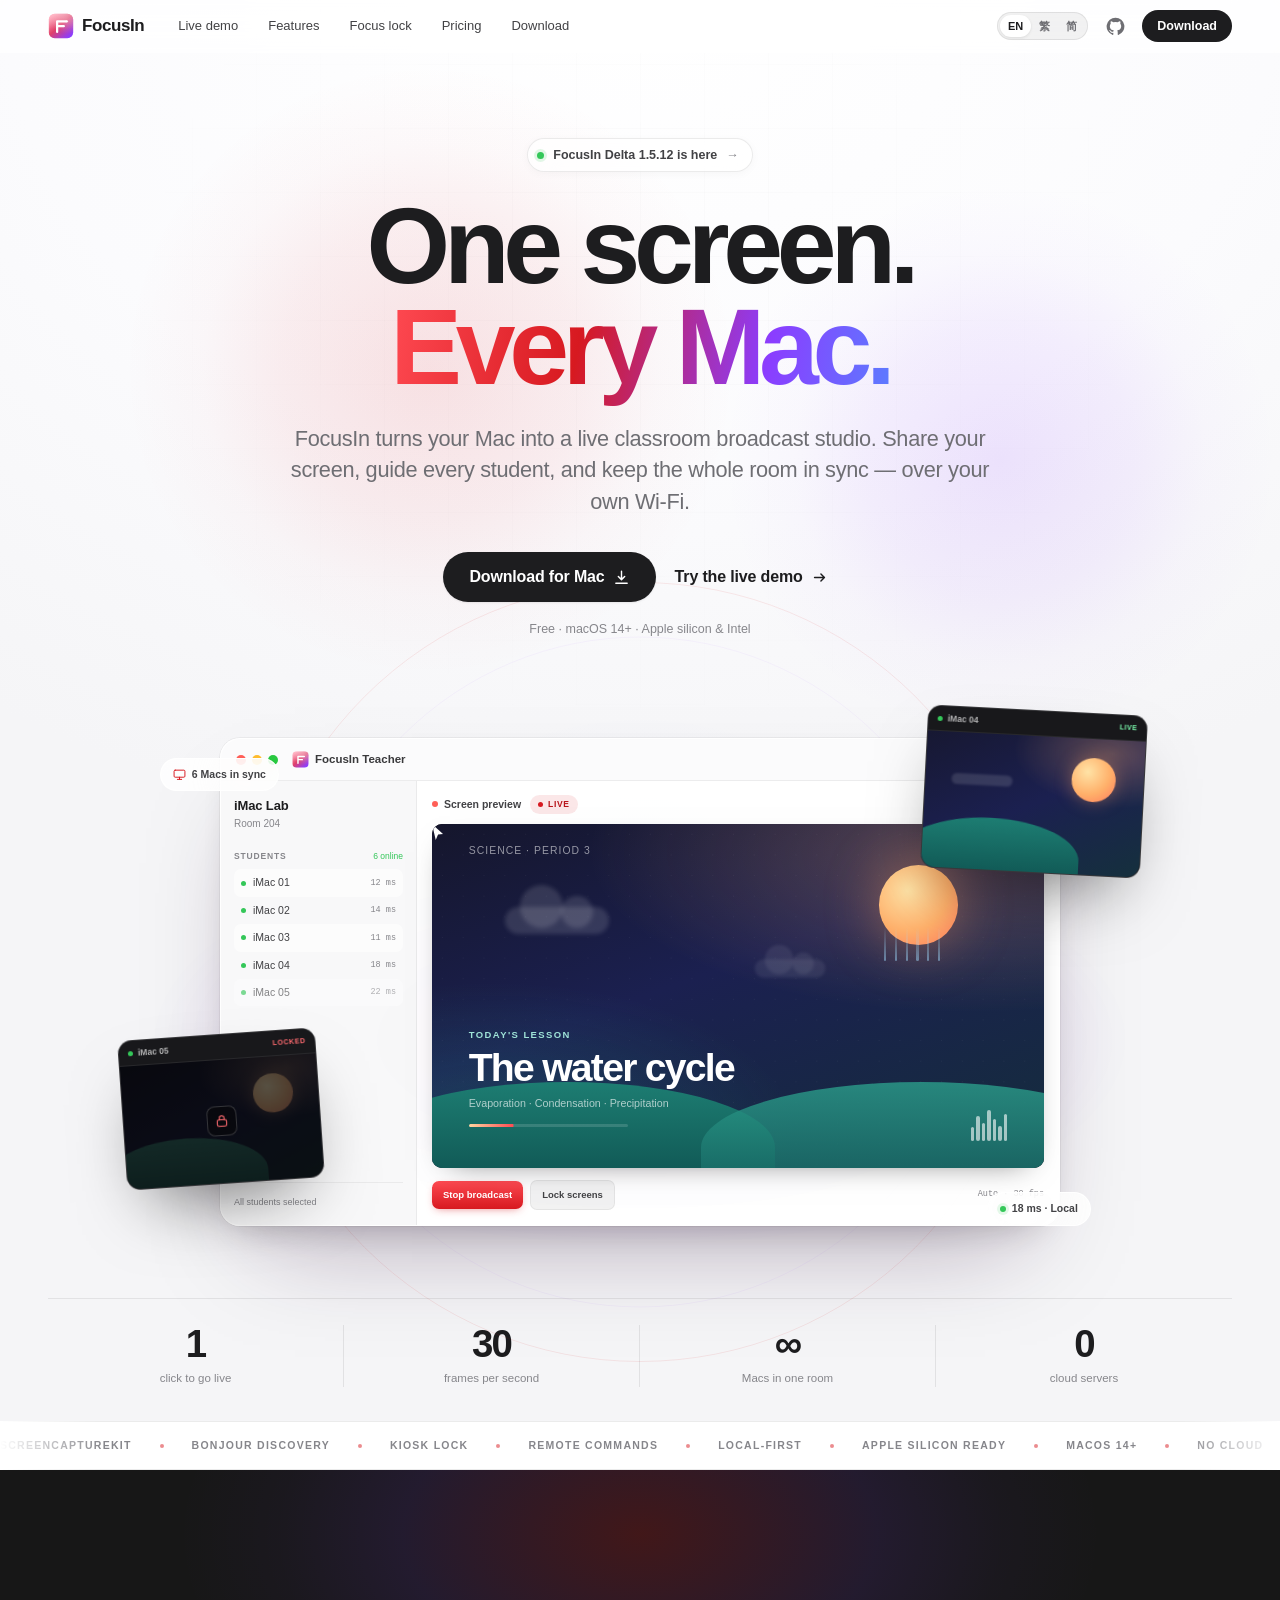
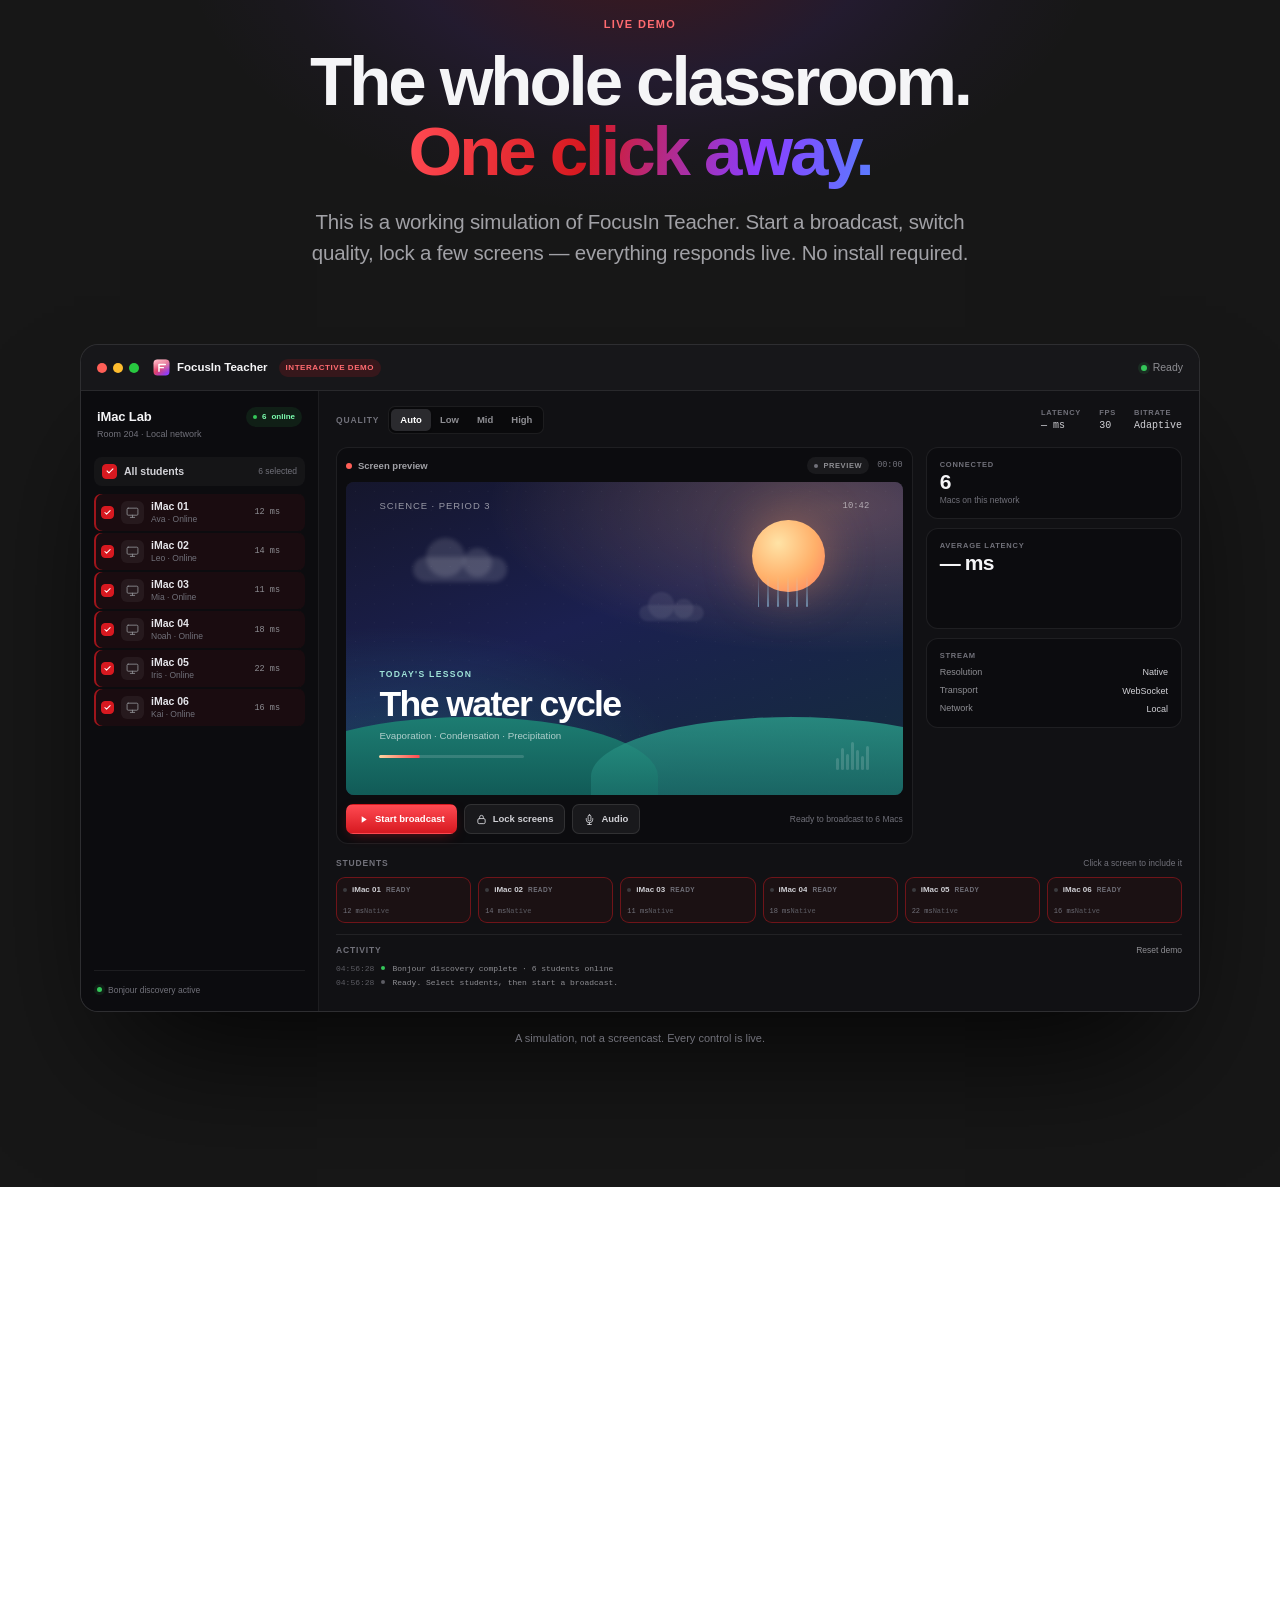
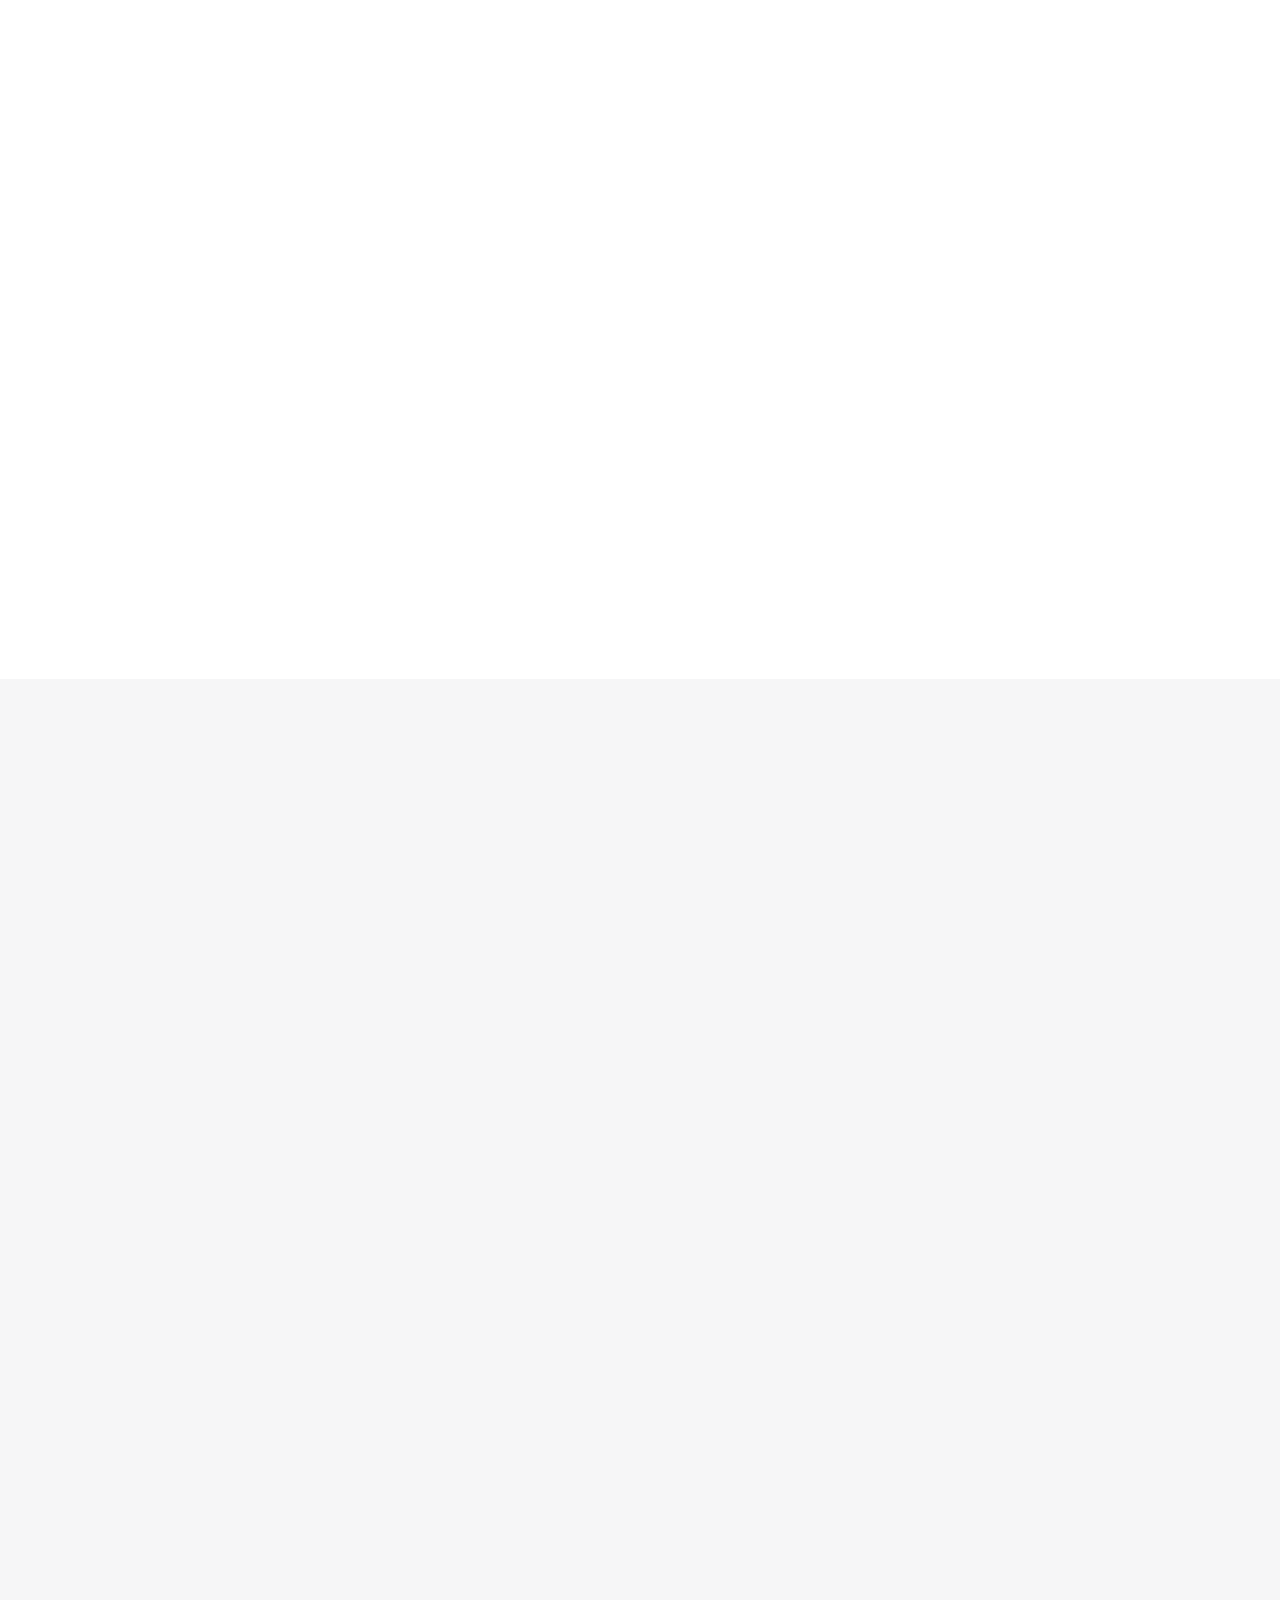
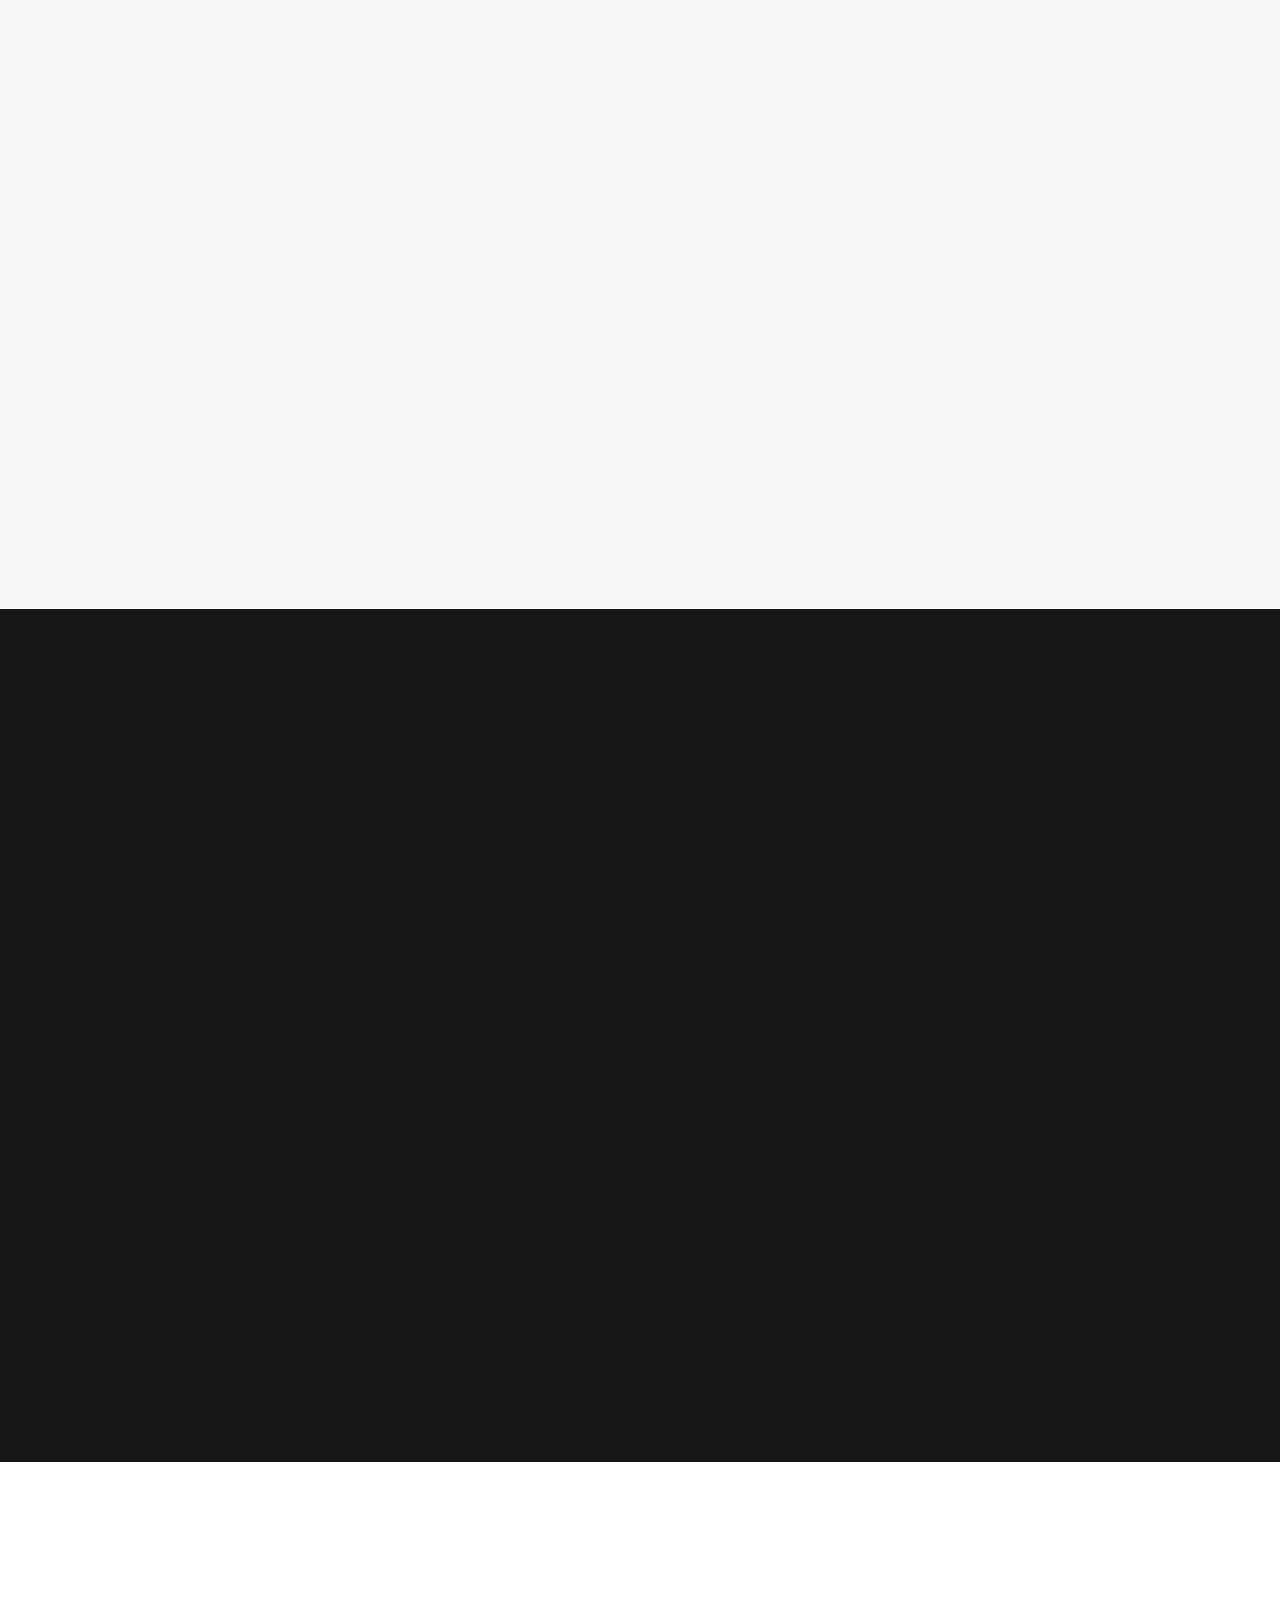
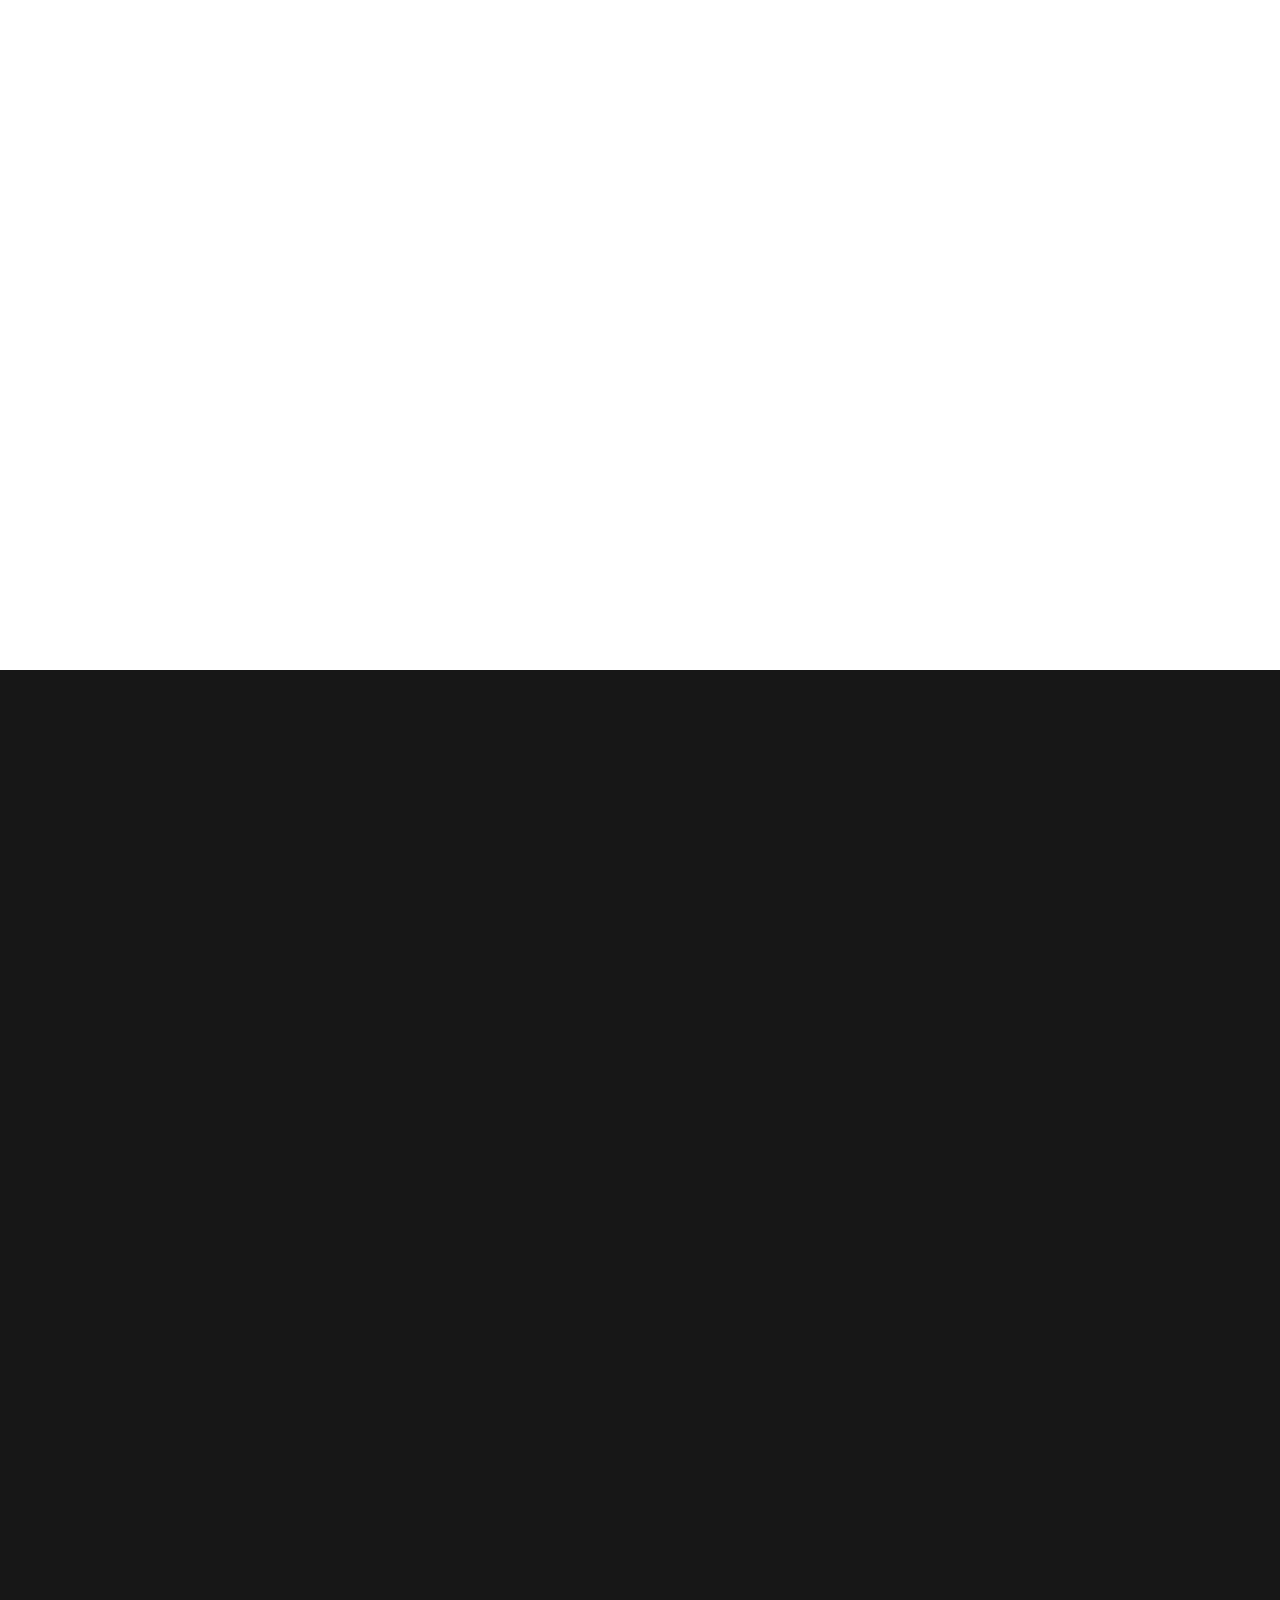
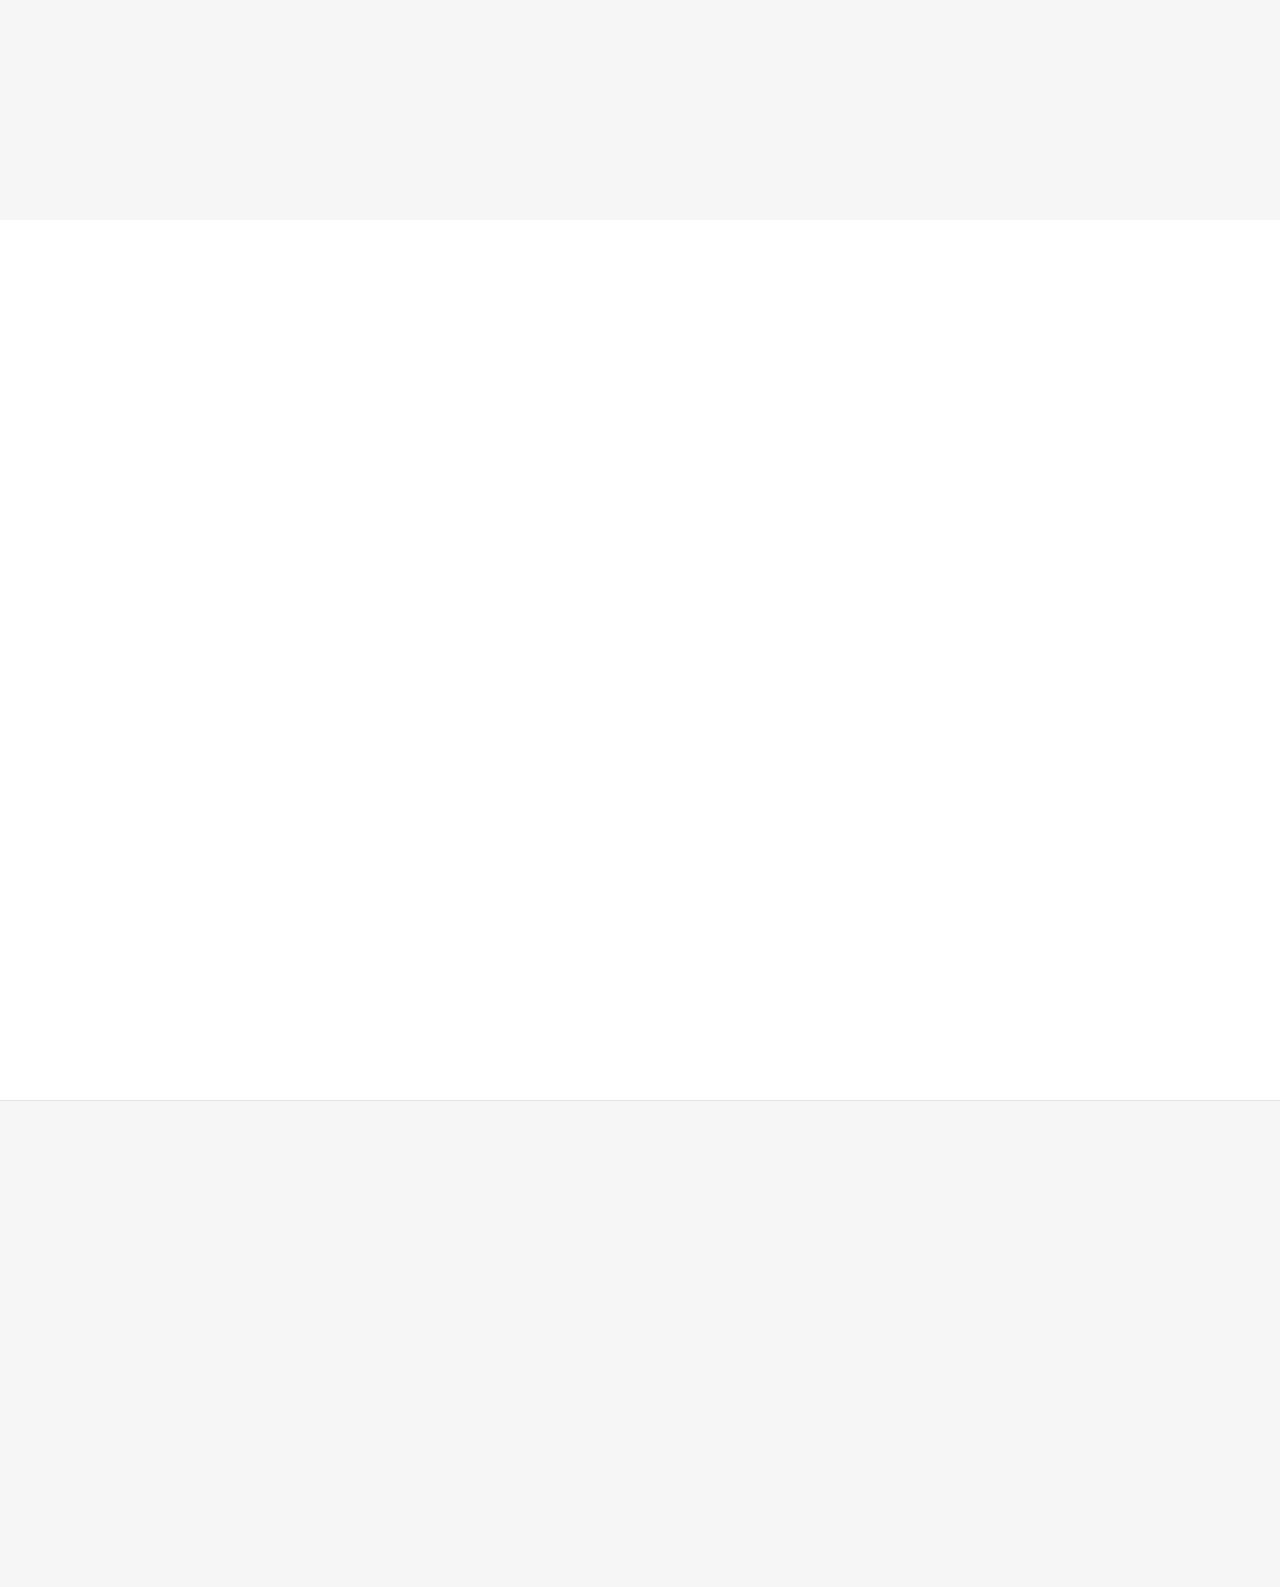
<file: source/web/site-apple/index.html>
<!DOCTYPE html>
<html lang="en">
<head>
  <meta charset="UTF-8">
  <meta name="viewport" content="width=device-width, initial-scale=1.0">
  <title>FocusIn — One screen. Every Mac.</title>
  <meta name="description" content="FocusIn is a live classroom broadcast system for Mac. Share one screen with every student Mac on your local network, lock the room, and send commands — no dongles, accounts, or cloud.">
  <meta name="theme-color" content="#ffffff">
  <meta name="color-scheme" content="light">
  <link rel="icon" href="assets/focusin-icon.svg" type="image/svg+xml">
  <link rel="apple-touch-icon" href="assets/focusin-icon.svg">
  <meta property="og:title" content="FocusIn — One screen. Every Mac.">
  <meta property="og:description" content="A live classroom broadcast system for Mac. Share one screen with every Mac on your local network.">
  <meta property="og:type" content="website">
  <link rel="preconnect" href="https://github.com" crossorigin>
  <link rel="preconnect" href="https://objects.githubusercontent.com" crossorigin>
  <link rel="dns-prefetch" href="https://github.com">
  <link rel="dns-prefetch" href="https://objects.githubusercontent.com">
  <link rel="stylesheet" href="styles.css">
  <script>document.documentElement.classList.add('js');</script>
</head>
<body>
  <a class="skip-link" href="#main">Skip to content</a>
  <div class="scroll-progress" aria-hidden="true"><span id="scrollProgress"></span></div>

  <header class="site-header" id="siteHeader">
    <div class="nav-inner">
      <a class="brand" href="#top" aria-label="FocusIn home">
        <img src="assets/focusin-icon.svg" alt="" width="26" height="26">
        <span>FocusIn</span>
      </a>

      <nav class="nav-links" aria-label="Primary">
        <a href="#demo" data-i18n="nav.demo">Live demo</a>
        <a href="#features" data-i18n="nav.features">Features</a>
        <a href="#focus" data-i18n="nav.focus">Focus lock</a>
        <a href="#pricing" data-i18n="nav.pricing">Pricing</a>
        <a href="#download" data-i18n="nav.download">Download</a>
      </nav>

      <div class="nav-actions">
        <div class="lang-switch" role="group" aria-label="Language selector">
          <button type="button" class="lang-btn is-active" data-lang="en">EN</button>
          <button type="button" class="lang-btn" data-lang="zh-Hant">繁</button>
          <button type="button" class="lang-btn" data-lang="zh-Hans">简</button>
        </div>
        <a class="nav-github" href="https://github.com/marco-crypto-debug/focusin" target="_blank" rel="noopener" aria-label="FocusIn on GitHub">
          <svg viewBox="0 0 24 24" aria-hidden="true"><path d="M12 .8a11.2 11.2 0 0 0-3.54 21.83c.56.1.77-.24.77-.54v-2.1c-3.12.68-3.78-1.32-3.78-1.32-.51-1.3-1.25-1.65-1.25-1.65-1.02-.7.08-.68.08-.68 1.13.08 1.72 1.16 1.72 1.16 1 1.72 2.63 1.22 3.27.93.1-.73.39-1.22.71-1.5-2.49-.28-5.11-1.24-5.11-5.54 0-1.22.44-2.22 1.16-3-.12-.28-.5-1.42.11-2.96 0 0 .94-.3 3.08 1.15a10.7 10.7 0 0 1 5.6 0c2.14-1.45 3.08-1.15 3.08-1.15.61 1.54.23 2.68.11 2.96.72.78 1.16 1.78 1.16 3 0 4.31-2.63 5.26-5.13 5.53.4.35.76 1.03.76 2.08v3.08c0 .3.2.65.78.54A11.2 11.2 0 0 0 12 .8Z"/></svg>
        </a>
        <a class="nav-cta" href="#download" data-i18n="nav.cta">Download</a>
        <button class="menu-toggle" id="menuToggle" aria-expanded="false" aria-controls="mobileMenu" aria-label="Open menu">
          <span></span><span></span>
        </button>
      </div>
    </div>

    <div class="mobile-menu" id="mobileMenu">
      <div class="mobile-lang-row">
        <span>Language:</span>
        <div class="lang-switch" role="group" aria-label="Language selector">
          <button type="button" class="lang-btn is-active" data-lang="en">EN</button>
          <button type="button" class="lang-btn" data-lang="zh-Hant">繁體</button>
          <button type="button" class="lang-btn" data-lang="zh-Hans">简体</button>
        </div>
      </div>
      <nav aria-label="Mobile">
        <a href="#demo">Live demo <span>→</span></a>
        <a href="#features">Features <span>→</span></a>
        <a href="#focus">Focus lock <span>→</span></a>
        <a href="#pricing">Pricing <span>→</span></a>
        <a href="#faq">FAQ <span>→</span></a>
        <a href="#download">Download <span>→</span></a>
      </nav>
      <a class="mobile-github" href="https://github.com/marco-crypto-debug/focusin" target="_blank" rel="noopener">View on GitHub ↗</a>
    </div>
  </header>

  <main id="main">
    <!-- ============================================================
         HERO
    ============================================================= -->
    <section class="hero" id="top">
      <div class="hero-bg" aria-hidden="true">
        <div class="orb orb-a"></div>
        <div class="orb orb-b"></div>
        <div class="orb orb-c"></div>
        <div class="grid-veil"></div>
      </div>

      <div class="container hero-copy">
        <a class="announce animate__animated animate__fadeIn" href="#download">
          <span class="announce-dot"></span>
          <span data-i18n="hero.announce">FocusIn Delta 1.5.12 is here</span>
          <span class="announce-arrow" aria-hidden="true">→</span>
        </a>

        <h1 class="hero-title animate__animated animate__fadeIn" data-i18n="hero.title">One screen.<br><span class="text-gradient">Every Mac.</span></h1>

        <p class="hero-sub animate__animated animate__fadeIn" data-i18n="hero.sub">
          FocusIn turns your Mac into a live classroom broadcast studio. Share your screen, guide every student, and keep the whole room in sync — over your own Wi-Fi.
        </p>

        <div class="hero-actions animate__animated animate__fadeIn">
          <a class="btn btn-primary btn-lg" href="#download">
            <span data-i18n="hero.dl">Download for Mac</span>
            <svg viewBox="0 0 24 24" aria-hidden="true"><path d="M12 3v12m0 0 4.5-4.5M12 15l-4.5-4.5M4 20h16"/></svg>
          </a>
          <a class="btn btn-link btn-lg" href="#demo">
            <span data-i18n="hero.demo">Try the live demo</span>
            <svg viewBox="0 0 24 24" aria-hidden="true"><path d="M5 12h14m-5-5 5 5-5 5"/></svg>
          </a>
        </div>

        <p class="hero-note animate__animated animate__fadeIn" data-i18n="hero.note">Free · macOS 14+ · Apple silicon &amp; Intel</p>
      </div>

      <div class="hero-visual animate__animated animate__fadeIn">
        <div class="hero-stage" id="heroStage">
          <div class="stage-glow" aria-hidden="true"></div>
          <div class="pulse-ring ring-a" aria-hidden="true"></div>
          <div class="pulse-ring ring-b" aria-hidden="true"></div>

          <div class="teacher-window">
            <div class="tw-titlebar">
              <span class="traffic" aria-hidden="true"><i></i><i></i><i></i></span>
              <span class="tw-app"><img src="assets/focusin-icon.svg" alt="" width="17" height="17"> FocusIn Teacher</span>
              <span class="tw-status"><i></i> Broadcasting</span>
            </div>
            <div class="tw-body">
              <aside class="tw-side">
                <div class="tw-room">iMac Lab <span>Room 204</span></div>
                <div class="tw-side-label">Students <span>6 online</span></div>
                <div class="tw-device"><span class="dot"></span><span>iMac 01</span><span class="ms">12 ms</span></div>
                <div class="tw-device"><span class="dot"></span><span>iMac 02</span><span class="ms">14 ms</span></div>
                <div class="tw-device"><span class="dot"></span><span>iMac 03</span><span class="ms">11 ms</span></div>
                <div class="tw-device"><span class="dot"></span><span>iMac 04</span><span class="ms">18 ms</span></div>
                <div class="tw-device tw-device--muted"><span class="dot"></span><span>iMac 05</span><span class="ms">22 ms</span></div>
                <div class="tw-side-foot">All students selected</div>
              </aside>
              <div class="tw-main">
                <div class="tw-preview-head">
                  <span class="tw-preview-title"><span class="window-dot"></span> Screen preview</span>
                  <span class="live-pill"><i></i> Live</span>
                  <span class="tw-timer">00:42</span>
                </div>
                <div class="tw-screen">
                  <div class="slide" aria-hidden="true">
                    <div class="slide-top"><span class="slide-kicker">Science · Period 3</span><span class="slide-clock">10:42</span></div>
                    <div class="slide-art">
                      <div class="sun"></div>
                      <div class="cloud cloud-a"></div>
                      <div class="cloud cloud-b"></div>
                      <div class="rain"><i></i><i></i><i></i><i></i><i></i><i></i></div>
                      <div class="hill hill-a"></div>
                      <div class="hill hill-b"></div>
                    </div>
                    <div class="slide-copy">
                      <span class="slide-label">Today's lesson</span>
                      <h3>The water cycle</h3>
                      <p>Evaporation · Condensation · Precipitation</p>
                      <div class="slide-progress"><span></span></div>
                    </div>
                    <div class="slide-eq"><i></i><i></i><i></i><i></i><i></i><i></i><i></i></div>
                  </div>
                  <div class="tw-cursor" aria-hidden="true"></div>
                  <div class="tw-live-flag"><i></i> LIVE</div>
                </div>
                <div class="tw-controls">
                  <span class="tw-btn tw-btn-primary">Stop broadcast</span>
                  <span class="tw-btn tw-btn-secondary">Lock screens</span>
                  <span class="tw-quality">Auto · 30 fps</span>
                </div>
              </div>
            </div>
          </div>

          <div class="float-card fc-a" aria-hidden="true">
            <div class="fc-bar"><span class="fc-dot"></span><span>iMac 04</span><span class="fc-live">Live</span></div>
            <div class="fc-screen">
              <div class="mini-scene"><div class="mini-sun"></div><div class="mini-hill"></div><div class="mini-cloud"></div></div>
            </div>
          </div>

          <div class="float-card fc-b" aria-hidden="true">
            <div class="fc-bar"><span class="fc-dot"></span><span>iMac 05</span><span class="fc-live fc-lock">Locked</span></div>
            <div class="fc-screen">
              <div class="mini-scene mini-scene--dim"><div class="mini-sun"></div><div class="mini-hill"></div></div>
              <div class="mini-lock"><svg viewBox="0 0 24 24"><rect x="4" y="10" width="16" height="11" rx="3"/><path d="M8 10V7a4 4 0 0 1 8 0v3"/></svg></div>
            </div>
          </div>

          <div class="float-chip chip-a" aria-hidden="true">
            <svg viewBox="0 0 24 24"><rect x="2" y="4" width="20" height="13" rx="2"/><path d="M8 21h8M12 17v4"/></svg>
            6 Macs in sync
          </div>
          <div class="float-chip chip-b" aria-hidden="true">
            <span class="chip-dot"></span> 18 ms · Local
          </div>
        </div>
      </div>

      <div class="container">
        <div class="hero-stats" data-reveal="up">
          <div class="stat"><strong data-count="1">1</strong><span>click to go live</span></div>
          <div class="stat"><strong data-count="30">30</strong><span>frames per second</span></div>
          <div class="stat"><strong>∞</strong><span>Macs in one room</span></div>
          <div class="stat"><strong data-count="0">0</strong><span>cloud servers</span></div>
        </div>
      </div>
    </section>

    <div class="marquee" aria-hidden="true">
      <div class="marquee-track">
        <div class="marquee-group">
          <span>ScreenCaptureKit</span><i></i><span>Bonjour discovery</span><i></i><span>Kiosk lock</span><i></i><span>Remote commands</span><i></i><span>Local-first</span><i></i><span>Apple silicon ready</span><i></i><span>macOS 14+</span><i></i><span>No cloud</span><i></i>
        </div>
        <div class="marquee-group">
          <span>ScreenCaptureKit</span><i></i><span>Bonjour discovery</span><i></i><span>Kiosk lock</span><i></i><span>Remote commands</span><i></i><span>Local-first</span><i></i><span>Apple silicon ready</span><i></i><span>macOS 14+</span><i></i><span>No cloud</span><i></i>
        </div>
      </div>
    </div>

        <!-- ============================================================
         LIVE DEMO
    ============================================================= -->
    <section class="demo-section section-dark" id="demo">
      <div class="demo-glow" aria-hidden="true"></div>
      <div class="container">
        <header class="section-head section-head--dark" data-reveal="up">
          <span class="eyebrow" data-i18n="demo.eyebrow">Live demo</span>
          <h2 data-i18n="demo.h2">The whole classroom.<br><span class="text-gradient">One click away.</span></h2>
          <p data-i18n="demo.sub">This is a working simulation of FocusIn Teacher. Start a broadcast, switch quality, lock a few screens — everything responds live. No install required.</p>
        </header>

        <div class="demo-window" id="demoApp" data-reveal="scale">
          <div class="demo-titlebar">
            <span class="traffic" aria-hidden="true"><i></i><i></i><i></i></span>
            <span class="demo-app-title"><img src="assets/focusin-icon.svg" alt="" width="17" height="17"> FocusIn Teacher <span class="demo-chip">Interactive demo</span></span>
            <span class="demo-status"><i></i><span id="demoStatus" aria-live="polite">Ready</span></span>
          </div>

          <div class="demo-body">
            <aside class="demo-sidebar">
              <div class="sidebar-head">
                <div>
                  <span class="room-name">iMac Lab</span>
                  <span class="room-sub">Room 204 · Local network</span>
                </div>
                <span class="online-pill"><i></i><span id="onlineCount">6</span> online</span>
              </div>

              <label class="select-all">
                <span class="check-wrap">
                  <input type="checkbox" id="selectAll" checked>
                  <span class="check-box" aria-hidden="true">
                    <svg viewBox="0 0 24 24"><path d="m5 12 4.5 4.5L19 7"/></svg>
                  </span>
                </span>
                <span class="select-all-text" data-i18n="demo.all">All students</span>
                <span class="select-count" id="selectedCountLabel">6 selected</span>
              </label>

              <div class="device-list" id="deviceList"></div>

              <div class="sidebar-foot"><span class="pulse-dot"></span> <span data-i18n="demo.bonjour">Bonjour discovery active</span></div>
            </aside>

            <div class="demo-main">
              <div class="demo-topbar">
                <div class="quality-control">
                  <span class="control-label" data-i18n="demo.quality">Quality</span>
                  <div class="segmented" id="qualityGroup" role="group" aria-label="Broadcast quality">
                    <button type="button" data-quality="auto" class="is-active" aria-pressed="true">Auto</button>
                    <button type="button" data-quality="low" aria-pressed="false">Low</button>
                    <button type="button" data-quality="medium" aria-pressed="false">Mid</button>
                    <button type="button" data-quality="high" aria-pressed="false">High</button>
                  </div>
                </div>
                <div class="metrics">
                  <span class="metric"><span class="metric-label" data-i18n="demo.latency">Latency</span><strong id="avgLatency">— ms</strong></span>
                  <span class="metric"><span class="metric-label">FPS</span><strong id="fpsReadout">30</strong></span>
                  <span class="metric"><span class="metric-label" data-i18n="demo.bitrate">Bitrate</span><strong id="bitrateReadout">Auto</strong></span>
                </div>
              </div>

              <div class="demo-grid">
                <div class="preview-card">
                  <div class="preview-head">
                    <span class="preview-title"><span class="window-dot"></span> <span data-i18n="demo.previewTitle">Screen preview</span></span>
                    <span class="preview-meta">
                      <span class="live-badge" id="demoLiveBadge"><i></i><span>Preview</span></span>
                      <span class="demo-timer" id="demoTimer">00:00</span>
                    </span>
                  </div>
                  <div class="preview-screen">
                    <div class="slide" id="previewSlide">
                      <div class="slide-top"><span class="slide-kicker">Science · Period 3</span><span class="slide-clock">10:42</span></div>
                      <div class="slide-art">
                        <div class="sun"></div>
                        <div class="cloud cloud-a"></div>
                        <div class="cloud cloud-b"></div>
                        <div class="rain"><i></i><i></i><i></i><i></i><i></i><i></i></div>
                        <div class="hill hill-a"></div>
                        <div class="hill hill-b"></div>
                      </div>
                      <div class="slide-copy">
                        <span class="slide-label" data-i18n="demo.lessonLabel">Today's lesson</span>
                        <h3 data-i18n="demo.lessonTitle">The water cycle</h3>
                        <p data-i18n="demo.lessonSub">Evaporation · Condensation · Precipitation</p>
                        <div class="slide-progress"><span></span></div>
                      </div>
                      <div class="slide-eq" id="previewEq"><i></i><i></i><i></i><i></i><i></i><i></i><i></i></div>
                    </div>
                    <div class="preview-cursor" aria-hidden="true"></div>
                    <div class="preview-scanline" aria-hidden="true"></div>
                  </div>
                  <div class="preview-bar">
                    <div class="preview-actions">
                      <button type="button" class="demo-btn demo-btn-primary" id="broadcastToggle" aria-pressed="false">
                        <span class="btn-icon" id="broadcastIcon" aria-hidden="true">
                          <svg viewBox="0 0 24 24"><path d="M8 5v14l11-7z" fill="currentColor" stroke="none"/></svg>
                        </span>
                        <span id="broadcastLabel" data-i18n="demo.start">Start broadcast</span>
                      </button>
                      <button type="button" class="demo-btn demo-btn-secondary" id="lockToggle" aria-pressed="false">
                        <span class="btn-icon" aria-hidden="true">
                          <svg viewBox="0 0 24 24"><rect x="4" y="10" width="16" height="11" rx="3"/><path d="M8 10V7a4 4 0 0 1 8 0v3"/></svg>
                        </span>
                        <span id="lockLabel" data-i18n="demo.lock">Lock screens</span>
                      </button>
                      <button type="button" class="demo-btn demo-btn-secondary" id="audioToggle" aria-pressed="false" title="Toggle audio streaming">
                        <span class="btn-icon" aria-hidden="true">
                          <svg viewBox="0 0 24 24"><path d="M12 2a3 3 0 0 0-3 3v7a3 3 0 0 0 6 0V5a3 3 0 0 0-3-3Z"/><path d="M19 10v2a7 7 0 0 1-14 0v-2M12 19v4M8 23h8"/></svg>
                        </span>
                        <span id="audioLabel">Audio</span>
                      </button>
                    </div>
                    <span class="preview-hint" id="selectedHint">Ready to broadcast to 6 Macs</span>
                  </div>
                </div>

                <div class="demo-side">
                  <div class="side-stat">
                    <span class="side-stat-label" data-i18n="demo.connected">Connected</span>
                    <strong id="connectedStat">6</strong>
                    <small data-i18n="demo.connectedSub">Macs on this network</small>
                  </div>
                  <div class="side-stat">
                    <span class="side-stat-label" data-i18n="demo.avgLatency">Average latency</span>
                    <strong id="latencyStat">— ms</strong>
                    <svg class="sparkline" viewBox="0 0 140 40" preserveAspectRatio="none" aria-hidden="true">
                      <defs>
                        <linearGradient id="sparkGrad" x1="0" y1="0" x2="0" y2="1">
                          <stop offset="0" stop-color="#D71920" stop-opacity=".28"/>
                          <stop offset="1" stop-color="#D71920" stop-opacity="0"/>
                        </linearGradient>
                      </defs>
                      <path id="latencyArea" fill="url(#sparkGrad)" d=""></path>
                      <polyline id="latencyLine" fill="none" stroke="#D71920" stroke-width="2" stroke-linecap="round" stroke-linejoin="round" points=""></polyline>
                    </svg>
                  </div>
                  <div class="side-stat side-stat--list">
                    <span class="side-stat-label">Stream</span>
                    <span class="stream-row"><span data-i18n="demo.res">Resolution</span><strong id="resolutionReadout">Native</strong></span>
                    <span class="stream-row"><span data-i18n="demo.trans">Transport</span><strong>WebSocket</strong></span>
                    <span class="stream-row"><span data-i18n="demo.net">Network</span><strong data-i18n="demo.local">Local</strong></span>
                  </div>
                </div>
              </div>

              <div class="students-head">
                <span class="students-title" data-i18n="demo.students">Students</span>
                <span class="students-hint" data-i18n="demo.clickHint">Click a screen to include it</span>
              </div>
              <div class="student-grid" id="studentGrid"></div>

              <div class="activity">
                <div class="activity-head">
                  <span data-i18n="demo.activity">Activity</span>
                  <button type="button" class="reset-btn" id="resetDemo" data-i18n="demo.reset">Reset demo</button>
                </div>
                <ol class="activity-log" id="demoLog" role="log" aria-live="off"></ol>
              </div>
            </div>
          </div>
        </div>

        <p class="demo-caption" data-i18n="demo.caption">A simulation, not a screencast. Every control is live.</p>
      </div>
    </section>

    <!-- ============================================================
         BEYOND AIRPLAY
    ============================================================= -->
    <section class="statement">
      <div class="container">
        <header class="statement-head" data-reveal="up">
          <span class="eyebrow">Beyond AirPlay</span>
          <h2>AirPlay mirrors to one screen.<br><span class="muted">FocusIn teaches to all of them.</span></h2>
          <p>No Apple TV. No switching targets. No cloud. Just every Mac in the room, seeing the same thing at the same time.</p>
        </header>

        <div class="compare">
          <article class="compare-card compare-card--air" data-reveal="up">
            <span class="compare-icon" aria-hidden="true">
              <svg viewBox="0 0 24 24"><rect x="2" y="4" width="20" height="13" rx="2"/><path d="M8 21h8M12 17v4"/></svg>
            </span>
            <span class="compare-tag">AirPlay</span>
            <h3>One screen at a time.</h3>
            <ul>
              <li><span class="x">✕</span>Mirrors to a single display</li>
              <li><span class="x">✕</span>Needs an Apple TV or receiver</li>
              <li><span class="x">✕</span>No classroom controls</li>
              <li><span class="x">✕</span>Switching targets breaks the flow</li>
            </ul>
          </article>

          <article class="compare-card compare-card--focus" data-reveal="up" style="--d:.08s">
            <span class="compare-icon" aria-hidden="true">
              <svg viewBox="0 0 24 24"><rect x="2" y="4" width="20" height="13" rx="2"/><path d="M7 21h10M12 17v4"/><path d="M7 9h4M7 12h7"/></svg>
            </span>
            <span class="compare-tag">FocusIn</span>
            <h3>Every Mac. All at once.</h3>
            <ul>
              <li><span class="check">✓</span>Broadcasts to any number of Macs</li>
              <li><span class="check">✓</span>Zero extra hardware</li>
              <li><span class="check">✓</span>Kiosk lock and remote commands built in</li>
              <li><span class="check">✓</span>Auto-discovery over Bonjour</li>
            </ul>
          </article>
        </div>

        <div class="statement-points">
          <div data-reveal="up">
            <span class="point-num">01</span>
            <h3>One stream. Every screen.</h3>
            <p>Your display reaches every connected Mac simultaneously — not one mirror at a time.</p>
          </div>
          <div data-reveal="up" style="--d:.06s">
            <span class="point-num">02</span>
            <h3>Nothing to plug in.</h3>
            <p>The Student app runs on the Macs you already have. Same Wi-Fi is the only requirement.</p>
          </div>
          <div data-reveal="up" style="--d:.12s">
            <span class="point-num">03</span>
            <h3>Built for the room.</h3>
            <p>Lock screens, launch apps, restart, or clean up student files — without leaving the teacher window.</p>
          </div>
        </div>
      </div>
    </section>

    <!-- ============================================================
         FEATURES / BENTO
    ============================================================= -->
    <section class="features" id="features">
      <div class="container">
        <header class="section-head" data-reveal="up">
          <span class="eyebrow">Everything included</span>
          <h2>A broadcast studio.<br><span class="muted">A classroom remote.</span></h2>
          <p>FocusIn pairs a fast native Teacher app with a lightweight Student app that runs on every screen.</p>
        </header>

        <div class="bento">
          <article class="bento-card bento-card--wide bento-card--broadcast" data-reveal="up">
            <div class="bento-copy">
              <span class="bento-kicker">Live broadcast</span>
              <h3>Thirty frames. Zero drama.</h3>
              <p>Native ScreenCaptureKit capture and a binary frame pipeline keep motion smooth and text sharp — even in a room full of Macs.</p>
            </div>
            <div class="broadcast-viz" aria-hidden="true">
              <div class="bv-source">
                <div class="bv-screen"><div class="mini-scene"><div class="mini-sun"></div><div class="mini-hill"></div><div class="mini-cloud"></div></div></div>
                <span>Teacher</span>
              </div>
              <div class="bv-beam"><i></i><i></i><i></i></div>
              <div class="bv-receivers">
                <div class="bv-recv"><div class="mini-scene"><div class="mini-sun"></div><div class="mini-hill"></div></div></div>
                <div class="bv-recv"><div class="mini-scene"><div class="mini-sun"></div><div class="mini-hill"></div></div></div>
                <div class="bv-recv"><div class="mini-scene"><div class="mini-sun"></div><div class="mini-hill"></div></div></div>
              </div>
            </div>
          </article>

          <article class="bento-card bento-card--dark bento-card--lock" data-reveal="up" style="--d:.06s">
            <div class="bento-copy">
              <span class="bento-kicker">Focus lock</span>
              <h3>The room stays on task.</h3>
              <p>Cover every display and block the shortcuts that break focus. One click to lock, one to unlock.</p>
            </div>
            <div class="lock-viz" aria-hidden="true">
              <div class="lock-badge">
                <svg viewBox="0 0 24 24"><rect x="4" y="10" width="16" height="11" rx="3"/><path d="M8 10V7a4 4 0 0 1 8 0v3"/></svg>
              </div>
              <div class="key-row"><span>⌘Q</span><span>⌘⇥</span><span>⌘⌥⎋</span><span>⌘⇧3</span></div>
            </div>
          </article>

          <article class="bento-card bento-card--radar" data-reveal="up">
            <div class="bento-copy">
              <span class="bento-kicker">Auto-discovery</span>
              <h3>They just appear.</h3>
              <p>Bonjour finds every Student app on the network. No IP addresses, no pairing, no setup.</p>
            </div>
            <div class="radar" aria-hidden="true">
              <span class="radar-ring r1"></span><span class="radar-ring r2"></span><span class="radar-ring r3"></span>
              <span class="radar-sweep"></span>
              <span class="radar-dot d1"></span><span class="radar-dot d2"></span><span class="radar-dot d3"></span><span class="radar-dot d4"></span><span class="radar-dot d5"></span>
              <span class="radar-core"></span>
            </div>
          </article>

          <article class="bento-card bento-card--commands" data-reveal="up" style="--d:.06s">
            <div class="bento-copy">
              <span class="bento-kicker">Remote commands</span>
              <h3>One click. Every Mac.</h3>
              <p>Shut down, restart, launch an app, or wipe student files from the teacher window.</p>
            </div>
            <div class="cmd-chips" aria-hidden="true">
              <span class="cmd-chip"><svg viewBox="0 0 24 24"><path d="M12 3v9"/><path d="M6.5 6.5a8 8 0 1 0 11 0"/></svg>Restart</span>
              <span class="cmd-chip"><svg viewBox="0 0 24 24"><rect x="3" y="4" width="18" height="16" rx="2"/><path d="M3 9h18"/></svg>Launch</span>
              <span class="cmd-chip"><svg viewBox="0 0 24 24"><path d="M12 3v9"/><path d="M5 11a7 7 0 1 0 14 0"/></svg>Shut down</span>
            </div>
          </article>

          <article class="bento-card bento-card--local" data-reveal="up" style="--d:.12s">
            <div class="bento-copy">
              <span class="bento-kicker">Local-first</span>
              <h3>Your room. Your network.</h3>
              <p>No accounts, no cloud relay, no internet dependency. FocusIn stays on your local Wi-Fi.</p>
            </div>
            <div class="local-viz" aria-hidden="true">
              <div class="shield">
                <svg viewBox="0 0 24 24"><path d="M12 3 4.5 6v5.5c0 4.4 3 7.9 7.5 9.5 4.5-1.6 7.5-5.1 7.5-9.5V6L12 3Z"/><path d="m8.5 12 2.4 2.4 4.6-4.8"/></svg>
              </div>
              <span class="local-node n1"></span><span class="local-node n2"></span><span class="local-node n3"></span><span class="local-node n4"></span>
            </div>
          </article>

          <article class="bento-card bento-card--audio" data-reveal="up">
            <div class="bento-copy">
              <span class="bento-kicker">Audio · Alpha</span>
              <h3>Sound, when you need it.</h3>
              <p>48 kHz stereo audio travels with the broadcast on supported builds — on its own channel, with a jitter buffer.</p>
            </div>
            <div class="waveform" aria-hidden="true">
              <i></i><i></i><i></i><i></i><i></i><i></i><i></i><i></i><i></i><i></i><i></i><i></i><i></i><i></i><i></i><i></i>
            </div>
          </article>

          <article class="bento-card bento-card--efficient" data-reveal="up" style="--d:.06s">
            <div class="bento-copy">
              <span class="bento-kicker">Quietly efficient</span>
              <h3>Light on the Mac.</h3>
              <p>A lean native core, automatic updates, and launch-at-login so the room is ready before the bell.</p>
            </div>
            <div class="gauge" aria-hidden="true">
              <div class="gauge-ring"><span>~12%</span></div>
              <span class="gauge-label">CPU while broadcasting</span>
            </div>
          </article>
        </div>
      </div>
    </section>

    <!-- ============================================================
         FOCUS LOCK
    ============================================================= -->
    <section class="focus section-dark" id="focus">
      <div class="focus-glow" aria-hidden="true"></div>
      <div class="container focus-grid">
        <div class="focus-copy" data-reveal="up">
          <span class="eyebrow">Focus lock</span>
          <h2>The room,<br><span class="text-gradient">in focus.</span></h2>
          <p class="focus-lede">When it's time to focus, FocusIn covers every display, blocks the shortcuts, and keeps the broadcast front and center. The teacher unlocks with one click. A local admin can always get out with <span class="inline-key">⌘⇧U</span>.</p>

          <ul class="focus-list">
            <li>
              <span class="focus-num">01</span>
              <div><strong>Full-screen kiosk.</strong><span>A borderless window above every Space, display, and full-screen app.</span></div>
            </li>
            <li>
              <span class="focus-num">02</span>
              <div><strong>Input interception.</strong><span>Keyboard and mouse events are caught at the system level — no app switching, no escape shortcuts.</span></div>
            </li>
            <li>
              <span class="focus-num">03</span>
              <div><strong>Self-healing window.</strong><span>Display changes and stolen focus rebuild the lock automatically. The room stays locked.</span></div>
            </li>
          </ul>

          <button class="btn btn-quiet-light" id="replayLock" type="button">
            <svg viewBox="0 0 24 24" aria-hidden="true"><path d="M20 11a8 8 0 1 0-2.3 5.7M20 4v7h-7"/></svg>
            Replay lock
          </button>
        </div>

        <div class="focus-visual" id="focusVisual" data-reveal="scale">
          <div class="lock-display">
            <div class="lock-display-bar">
              <span class="traffic" aria-hidden="true"><i></i><i></i><i></i></span>
              <span class="lock-display-title">iMac 05 · Student</span>
              <span class="lock-display-status">Locked</span>
            </div>
            <div class="lock-wallpaper">
              <div class="mini-scene mini-scene--large"><div class="mini-sun"></div><div class="mini-hill"></div><div class="mini-cloud"></div></div>
              <div class="lock-overlay" id="lockOverlay">
                <div class="lock-icon">
                  <svg viewBox="0 0 24 24"><rect x="4" y="10" width="16" height="11" rx="3"/><path d="M8 10V7a4 4 0 0 1 8 0v3"/></svg>
                </div>
                <strong>Locked by FocusIn</strong>
                <span>Focus on the lesson.</span>
                <div class="lock-key">⌘ ⇧ U <em>Emergency unlock</em></div>
              </div>
            </div>
            <div class="lock-shortcuts" aria-hidden="true">
              <span>⌘Q</span><span>⌘⇥</span><span>⌘⌥⎋</span><span>⌘⇧3</span>
            </div>
          </div>
          <div class="float-chip chip-lock" aria-hidden="true"><i></i> Input blocked</div>
        </div>
      </div>
    </section>

    <!-- ============================================================
         HOW IT WORKS
    ============================================================= -->
    <section class="how" id="how">
      <div class="container">
        <header class="section-head" data-reveal="up">
          <span class="eyebrow">How it works</span>
          <h2>Broadcasting in three steps.</h2>
          <p>No servers, no accounts, no cloud. Just your Wi-Fi and two small apps.</p>
        </header>

        <div class="steps" id="steps">
          <div class="steps-line" aria-hidden="true"><span></span></div>
          <div class="step" data-reveal="up">
            <div class="step-num">01</div>
            <h3>Install both apps.</h3>
            <p>FocusIn Teacher on your Mac. FocusIn Student on every iMac you want to reach.</p>
          </div>
          <div class="step" data-reveal="up" style="--d:.08s">
            <div class="step-num">02</div>
            <h3>Join the same Wi-Fi.</h3>
            <p>Devices find each other automatically with Bonjour. No IPs, pairing, or network setup.</p>
          </div>
          <div class="step" data-reveal="up" style="--d:.16s">
            <div class="step-num">03</div>
            <h3>Press broadcast.</h3>
            <p>Your screen appears on every selected Mac in real time. Lock, launch, or shut down from one window.</p>
          </div>
        </div>

        <div class="setup-note" data-reveal="up">
          <span class="setup-icon" aria-hidden="true">
            <svg viewBox="0 0 24 24"><path d="M12 3v18M3 12h18"/></svg>
          </span>
          <p><strong>About two minutes to set up.</strong> Grant Screen Recording to Teacher and Accessibility to Student on first launch. Then the room is ready.</p>
          <a href="#faq">Permissions &amp; FAQ <span aria-hidden="true">→</span></a>
        </div>
      </div>
    </section>

    <!-- ============================================================
         PRICING & LICENSE KEY
    ============================================================= -->
    <section class="pricing section-dark" id="pricing">
      <div class="container">
        <header class="section-head" data-reveal="up">
          <span class="eyebrow" data-i18n="price.eyebrow">Pricing</span>
          <h2 data-i18n="price.title">Simple pricing, no surprises.</h2>
          <p data-i18n="price.sub">Generate your License Key on this page, then paste it into the app to unlock Pro. 7-day free trial included.</p>
        </header>

        <div class="price-grid" data-reveal="up">
          <div class="pcard">
            <h3 data-i18n="price.freeName">Free</h3>
            <p class="pcard-desc" data-i18n="price.freeDesc">Everything you need to broadcast</p>
            <div class="pcard-price">$0<span class="pcard-per" data-i18n="price.freePer">· Free forever</span></div>
            <ul class="pcard-list">
              <li><svg viewBox="0 0 24 24" aria-hidden="true"><path d="M12 3v18M3 12h18"/></svg><span data-i18n="price.f1">Real-time screen broadcast (HD)</span></li>
              <li><svg viewBox="0 0 24 24" aria-hidden="true"><path d="M12 3v18M3 12h18"/></svg><span data-i18n="price.f2">One-to-many streaming</span></li>
              <li><svg viewBox="0 0 24 24" aria-hidden="true"><path d="M12 3v18M3 12h18"/></svg><span data-i18n="price.f3">Focus lock &amp; remote commands</span></li>
              <li><svg viewBox="0 0 24 24" aria-hidden="true"><path d="M12 3v18M3 12h18"/></svg><span data-i18n="price.f4">File cleanup (DELETE confirm)</span></li>
              <li><svg viewBox="0 0 24 24" aria-hidden="true"><path d="M12 3v18M3 12h18"/></svg><span data-i18n="price.f5">Auto update &amp; Homebrew</span></li>
            </ul>
            <a class="btn btn-ghost" href="#download" data-i18n="price.freeBtn">Download Free</a>
          </div>

          <div class="pcard pcard-pop" data-reveal="up" style="--d:.08s">
            <span class="pcard-tag" data-i18n="price.popular">Popular</span>
            <h3 data-i18n="price.proName">Pro</h3>
            <p class="pcard-desc" data-i18n="price.proDesc">Unlock everything</p>
            <div class="pcard-price">$12.99<span class="pcard-per" data-i18n="price.monthly">/ month</span></div>
            <div class="pcard-trial" data-i18n="price.trial">7-day free trial · cancel anytime</div>
            <ul class="pcard-list">
              <li><svg viewBox="0 0 24 24" aria-hidden="true"><path d="M12 3v18M3 12h18"/></svg><span data-i18n="price.p1">Everything in Free</span></li>
              <li><svg viewBox="0 0 24 24" aria-hidden="true"><path d="M12 3v18M3 12h18"/></svg><span data-i18n="price.p2">Stable &amp; lightweight core</span></li>
              <li><svg viewBox="0 0 24 24" aria-hidden="true"><path d="M12 3v18M3 12h18"/></svg><span data-i18n="price.p3">Early access to new features</span></li>
              <li><svg viewBox="0 0 24 24" aria-hidden="true"><path d="M12 3v18M3 12h18"/></svg><span data-i18n="price.p4">Priority support</span></li>
              <li><svg viewBox="0 0 24 24" aria-hidden="true"><path d="M12 3v18M3 12h18"/></svg><span data-i18n="price.p5">Monthly License Key, unlock all Pro</span></li>
            </ul>
            <a class="btn btn-brand" href="#license-box" data-i18n="price.proBtn">Buy Pro</a>
          </div>

          <div class="pcard" data-reveal="up" style="--d:.16s">
            <h3 data-i18n="price.schoolName">School</h3>
            <p class="pcard-desc" data-i18n="price.schoolDesc">Whole-school deployment</p>
            <div class="pcard-price" data-i18n="price.custom">Custom</div>
            <div class="pcard-trial" data-i18n="price.schoolPer">Volume pricing · contact us</div>
            <ul class="pcard-list">
              <li><svg viewBox="0 0 24 24" aria-hidden="true"><path d="M12 3v18M3 12h18"/></svg><span data-i18n="price.s1">Everything in Pro</span></li>
              <li><svg viewBox="0 0 24 24" aria-hidden="true"><path d="M12 3v18M3 12h18"/></svg><span data-i18n="price.s2">Unlimited teachers</span></li>
              <li><svg viewBox="0 0 24 24" aria-hidden="true"><path d="M12 3v18M3 12h18"/></svg><span data-i18n="price.s3">Multi-room management</span></li>
              <li><svg viewBox="0 0 24 24" aria-hidden="true"><path d="M12 3v18M3 12h18"/></svg><span data-i18n="price.s4">Priority support</span></li>
            </ul>
            <a class="btn btn-ghost" href="https://instagram.com/marco.tsk_smile" target="_blank" rel="noopener" data-i18n="price.schoolBtn">Contact</a>
          </div>
        </div>

        <p class="price-note" data-reveal="up" data-i18n="price.note">Pro is $12.99 USD per month, 7-day free trial. Payment gateway is coming soon; License Keys are currently generated instantly on this page for testing.</p>

        <div class="license-box" id="license-box" data-reveal="up">
          <h3 data-i18n="key.title">Get your Pro License Key</h3>
          <p class="license-sub" data-i18n="key.sub">Enter your email to generate a License Key instantly. Paste it into FocusIn to unlock Pro.</p>
          <div class="license-fields">
            <input type="password" id="license-admin" placeholder="Admin key (developers)" aria-label="Admin key">
            <input type="email" id="license-email" placeholder="you@example.com" data-i18n-placeholder="key.emailPlaceholder" aria-label="Email">
            <select id="license-months" aria-label="Months">
              <option value="1">1 month</option>
              <option value="3">3 months</option>
              <option value="6">6 months</option>
              <option value="12">12 months</option>
            </select>
            <button class="btn btn-brand" id="license-gen" data-i18n="key.genBtn">Generate License Key</button>
          </div>
          <div class="license-err" id="license-err" aria-live="polite"></div>
          <div class="license-res" id="license-res" hidden>
            <span class="license-res-label" data-i18n="key.resultLabel">Your License Key</span>
            <div class="license-key" id="license-key-text">FI-PRO-0000-0000-0000-0000-0000</div>
            <button class="btn btn-ghost btn-sm" id="license-copy" data-i18n="key.copy">Copy</button>
          </div>
        </div>
      </div>
    </section>

    <!-- ============================================================
         DOWNLOAD
    ============================================================= -->
    <section class="download" id="download">
      <div class="download-glow" aria-hidden="true"></div>
      <div class="container">
        <header class="section-head" data-reveal="up">
          <span class="eyebrow">Download</span>
          <h2>Ready when you are.</h2>
          <p>Two apps. One classroom. Download the latest Delta build and put every Mac on the same page.</p>
        </header>

        <div class="download-grid">
          <article class="download-card" data-reveal="up">
            <div class="download-top">
              <div class="app-icon app-icon--teacher" aria-hidden="true">
                <svg viewBox="0 0 24 24"><rect x="2" y="4" width="20" height="13" rx="2"/><path d="M8 21h8M12 17v4"/><path d="M7 8h6M7 11h9"/></svg>
              </div>
              <span class="download-badge">For teachers</span>
            </div>
            <h3>FocusIn Teacher</h3>
            <p>The control room. Discover students, broadcast your screen, and send commands from one window.</p>
            <ul class="download-list">
              <li><span>✓</span>Screen broadcast &amp; quality modes</li>
              <li><span>✓</span>Kiosk lock and remote commands</li>
              <li><span>✓</span>Bonjour auto-discovery</li>
            </ul>
            <a class="btn btn-primary btn-block" href="https://github.com/marco-crypto-debug/focusin/releases/latest/download/FocusIn-Delta-Teacher.dmg">
              Download Teacher
              <span class="btn-file">DMG</span>
            </a>
            <span class="download-meta">v1.5.12 · Universal · macOS 14+</span>
          </article>

          <article class="download-card" data-reveal="up" style="--d:.08s">
            <div class="download-top">
              <div class="app-icon app-icon--student" aria-hidden="true">
                <svg viewBox="0 0 24 24"><rect x="2" y="4" width="20" height="13" rx="2"/><path d="M8 21h8M12 17v4"/><path d="M9 8h6M9 11h4"/></svg>
              </div>
              <span class="download-badge download-badge--alt">For students</span>
            </div>
            <h3>FocusIn Student</h3>
            <p>The receiving end. Shows the live broadcast, follows remote commands, and keeps the screen focused.</p>
            <ul class="download-list">
              <li><span>✓</span>Full-screen broadcast view</li>
              <li><span>✓</span>Kiosk lock &amp; emergency unlock</li>
              <li><span>✓</span>Launch at login</li>
            </ul>
            <a class="btn btn-secondary btn-block" href="https://github.com/marco-crypto-debug/focusin/releases/latest/download/FocusIn-Delta-Student.dmg">
              Download Student
              <span class="btn-file">DMG</span>
            </a>
            <span class="download-meta">v1.5.12 · Universal · macOS 14+</span>
          </article>
        </div>

        <!-- Homebrew Install Option -->
        <div class="brew-card" data-reveal="up">
          <div class="brew-header">
            <span class="traffic" aria-hidden="true"><i></i><i></i><i></i></span>
            <span class="brew-title">Terminal · Homebrew</span>
            <button type="button" class="brew-copy-btn" id="copyBrewBtn" aria-label="Copy brew command">
              <svg viewBox="0 0 24 24" aria-hidden="true"><rect x="9" y="9" width="13" height="13" rx="2"/><path d="M5 15H4a2 2 0 0 1-2-2V4a2 2 0 0 1 2-2h9a2 2 0 0 1 2 2v1"/></svg>
              <span>Copy</span>
            </button>
          </div>
          <pre class="brew-cmd"><code>brew install --cask marco-crypto-debug/focusin/focusin-teacher focusin-student</code></pre>
        </div>

        <div class="download-notes" data-reveal="up">
          <div>
            <strong>First launch</strong>
            <span>macOS may ask you to confirm. Right-click the app → Open, then allow the requested permission.</span>
          </div>
          <div>
            <strong>Permissions</strong>
            <span>Teacher needs Screen Recording. Student needs Accessibility for focus lock and input blocking.</span>
          </div>
          <div>
            <strong>Also available</strong>
            <span><a href="https://github.com/marco-crypto-debug/focusin/releases/tag/v1.4.3" target="_blank" rel="noopener">Stable v1.4.3</a> · <a href="https://github.com/marco-crypto-debug/focusin/releases" target="_blank" rel="noopener">All releases</a> · <a href="https://github.com/marco-crypto-debug/focusin" target="_blank" rel="noopener">GitHub</a></span>
          </div>
        </div>
      </div>
    </section>

    <!-- ============================================================
         FAQ
    ============================================================= -->
    <section class="faq" id="faq">
      <div class="container faq-grid">
        <div class="faq-head" data-reveal="up">
          <span class="eyebrow">FAQ</span>
          <h2>Good questions.</h2>
          <p>Everything you need to know before the first bell.</p>
          <a class="btn btn-link" href="https://github.com/marco-crypto-debug/focusin/issues" target="_blank" rel="noopener">Ask on GitHub <span aria-hidden="true">↗</span></a>
        </div>

        <div class="faq-list" data-reveal="up" style="--d:.06s">
          <div class="faq-item is-open">
            <button class="faq-q" type="button" aria-expanded="true" aria-controls="faq-a1" id="faq-q1">
              <span>What permissions does FocusIn need?</span>
              <span class="faq-icon" aria-hidden="true"></span>
            </button>
            <div class="faq-a" id="faq-a1" role="region" aria-labelledby="faq-q1">
              <div class="faq-a-inner"><p>Teacher needs <strong>Screen Recording</strong> to capture your display. Student needs <strong>Accessibility</strong> to intercept input during focus lock. On first shutdown or restart, macOS may also ask for <strong>Automation</strong> permission. All of these live in System Settings → Privacy &amp; Security.</p></div>
            </div>
          </div>

          <div class="faq-item">
            <button class="faq-q" type="button" aria-expanded="false" aria-controls="faq-a2" id="faq-q2">
              <span>Do I need an internet connection?</span>
              <span class="faq-icon" aria-hidden="true"></span>
            </button>
            <div class="faq-a" id="faq-a2" role="region" aria-labelledby="faq-q2">
              <div class="faq-a-inner"><p>No. FocusIn runs entirely on your local network. Teacher and Student discover each other with Bonjour and connect directly over WebSocket. The internet is only used when you check for updates.</p></div>
            </div>
          </div>

          <div class="faq-item">
            <button class="faq-q" type="button" aria-expanded="false" aria-controls="faq-a3" id="faq-q3">
              <span>How many Macs can I broadcast to?</span>
              <span class="faq-icon" aria-hidden="true"></span>
            </button>
            <div class="faq-a" id="faq-a3" role="region" aria-labelledby="faq-q3">
              <div class="faq-a-inner"><p>Any number of Macs running FocusIn Student on the same subnet. The practical limit is your Wi-Fi access point, not the app. Use a network that allows multicast and client-to-client traffic for the best experience.</p></div>
            </div>
          </div>

          <div class="faq-item">
            <button class="faq-q" type="button" aria-expanded="false" aria-controls="faq-a4" id="faq-q4">
              <span>What if the network drops while screens are locked?</span>
              <span class="faq-icon" aria-hidden="true"></span>
            </button>
            <div class="faq-a" id="faq-a4" role="region" aria-labelledby="faq-q4">
              <div class="faq-a-inner"><p>A local admin can press <strong>⌘⇧U</strong> on the locked Mac and enter the admin password to unlock it. Set the password in the Student app first. The teacher can also unlock remotely as soon as the Mac is back online.</p></div>
            </div>
          </div>

          <div class="faq-item">
            <button class="faq-q" type="button" aria-expanded="false" aria-controls="faq-a5" id="faq-q5">
              <span>Does FocusIn support audio?</span>
              <span class="faq-icon" aria-hidden="true"></span>
            </button>
            <div class="faq-a" id="faq-a5" role="region" aria-labelledby="faq-q5">
              <div class="faq-a-inner"><p>Audio broadcasting is available on the Alpha build: 48 kHz stereo, sent on a dedicated channel with a jitter buffer. The stable build is video-only by design, which avoids the audio path entirely. Use the Alpha build to test audio and report issues.</p></div>
            </div>
          </div>

          <div class="faq-item">
            <button class="faq-q" type="button" aria-expanded="false" aria-controls="faq-a6" id="faq-q6">
              <span>Does it run on Apple silicon and Intel Macs?</span>
              <span class="faq-icon" aria-hidden="true"></span>
            </button>
            <div class="faq-a" id="faq-a6" role="region" aria-labelledby="faq-q6">
              <div class="faq-a-inner"><p>Yes. FocusIn is a universal macOS app and runs on macOS 14 or later. It is built with Swift, SwiftUI, Network.framework, and ScreenCaptureKit — no browser engine, no Electron.</p></div>
            </div>
          </div>

          <div class="faq-item">
            <button class="faq-q" type="button" aria-expanded="false" aria-controls="faq-a7" id="faq-q7">
              <span>macOS says the app can't be verified. What now?</span>
              <span class="faq-icon" aria-hidden="true"></span>
            </button>
            <div class="faq-a" id="faq-a7" role="region" aria-labelledby="faq-q7">
              <div class="faq-a-inner"><p>FocusIn is signed with a self-signed certificate, not a paid Apple Developer ID, so Gatekeeper may block the first launch. Right-click the app → <strong>Open</strong> → <strong>Open</strong> again. For lab deployment, install the FocusIn signing certificate from the repository's <code>tools</code> folder once per Mac.</p></div>
            </div>
          </div>

          <div class="faq-item">
            <button class="faq-q" type="button" aria-expanded="false" aria-controls="faq-a8" id="faq-q8">
              <span>Can I use FocusIn outside a classroom?</span>
              <span class="faq-icon" aria-hidden="true"></span>
            </button>
            <div class="faq-a" id="faq-a8" role="region" aria-labelledby="faq-q8">
              <div class="faq-a-inner"><p>Absolutely. It is a general-purpose local screen broadcaster: workshops, demos, code reviews, events — anywhere one screen needs to be visible on many Macs at once.</p></div>
            </div>
          </div>
        </div>
      </div>
    </section>
  </main>

  <footer class="footer">
    <div class="container">
      <div class="footer-cta" data-reveal="up">
        <p>One screen. Every Mac.</p>
        <a class="btn btn-primary btn-lg" href="#download">Download FocusIn</a>
      </div>

      <div class="footer-grid scroll-animate" data-animate="fadeInUp">
        <div class="footer-brand">
          <a class="brand" href="#top" aria-label="FocusIn home">
            <img src="assets/focusin-icon.svg" alt="" width="30" height="30">
            <span>FocusIn</span>
          </a>
          <p>A live classroom broadcast system for Mac. Local-first, low-latency, and built for the room.</p>
        </div>
        <div class="footer-col">
          <h4>Product</h4>
          <a href="#demo">Live demo</a>
          <a href="#features">Features</a>
          <a href="#focus">Focus lock</a>
          <a href="#download">Download</a>
        </div>
        <div class="footer-col">
          <h4>Resources</h4>
          <a href="https://github.com/marco-crypto-debug/focusin" target="_blank" rel="noopener">GitHub</a>
          <a href="https://github.com/marco-crypto-debug/focusin/releases" target="_blank" rel="noopener">Releases</a>
          <a href="https://github.com/marco-crypto-debug/focusin/issues" target="_blank" rel="noopener">Issues</a>
          <a href="#faq">FAQ</a>
        </div>
        <div class="footer-col">
          <h4>Contact</h4>
          <a href="https://instagram.com/marco.tsk_smile" target="_blank" rel="noopener">Instagram</a>
          <a href="https://github.com/marco-crypto-debug" target="_blank" rel="noopener">GitHub profile</a>
          <span class="footer-muted">Bug reports: DM @marco.tsk_smile</span>
        </div>
      </div>

      <div class="footer-bottom scroll-animate" data-animate="fadeInUp" data-threshold="0.5">
        <span>© 2026 Marco TSK. All rights reserved.</span>
        <span class="footer-fine">FocusIn is an independent project. Not affiliated with Apple Inc. macOS is a trademark of Apple Inc.</span>
        <span>Made for Mac. Built for classrooms.</span>
      </div>
    </div>
  </footer>

  <div class="toast" id="toast" role="status" aria-live="polite"></div>

  <script src="app.js"></script>
  <script>
  /* FocusIn — Animate.css scroll trigger */
  (function () {
    var reducedMotion = window.matchMedia('(prefers-reduced-motion: reduce)').matches;
    var isRtl = document.documentElement.dir === 'rtl' || document.body.dir === 'rtl';
    var rtlFlip = {
      fadeInLeft: 'fadeInRight', fadeInRight: 'fadeInLeft',
      slideInLeft: 'slideInRight', slideInRight: 'slideInLeft',
      backInLeft: 'backInRight', backInRight: 'backInLeft',
      bounceInLeft: 'bounceInRight', bounceInRight: 'bounceInLeft',
      lightSpeedInLeft: 'lightSpeedInRight', lightSpeedInRight: 'lightSpeedInLeft'
    };
    document.querySelectorAll('.scroll-animate').forEach(function (el) {
      var threshold = parseFloat(el.dataset.threshold || 0.15);
      var observer = new IntersectionObserver(function (entries) {
        entries.forEach(function (entry) {
          if (!entry.isIntersecting) return;
          var anim = el.dataset.animate;
          if (isRtl && rtlFlip[anim]) anim = rtlFlip[anim];
          if (reducedMotion) {
            el.style.opacity = 1;
          } else {
            setTimeout(function () {
              el.classList.add('animate__animated', 'animate__' + anim, 'animate__fast');
            }, parseInt(el.dataset.delay || 0));
          }
          observer.unobserve(el);
        });
      }, { threshold: threshold });
      observer.observe(el);
    });
  })();
  </script>
</body>
</html>
</file>
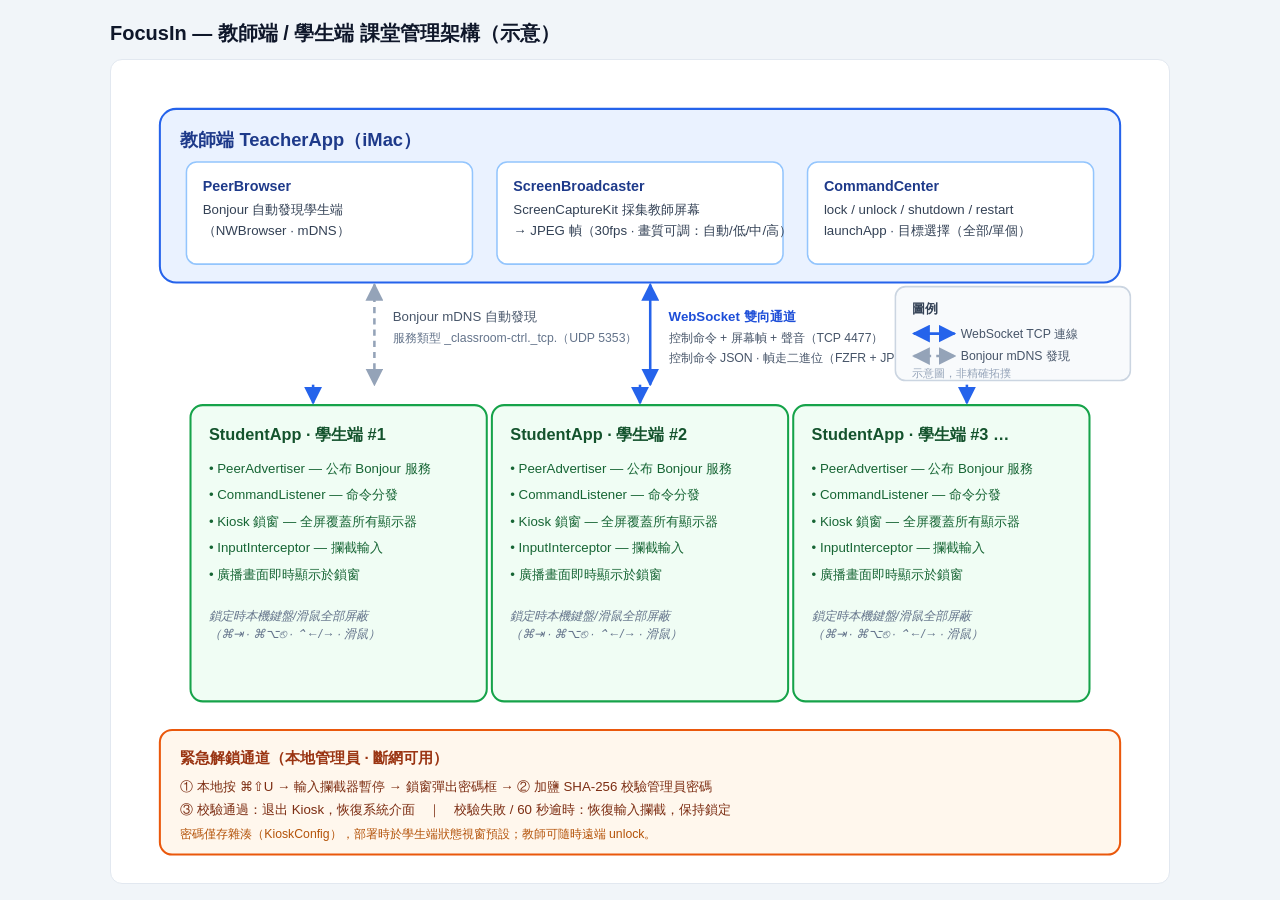
<file: docs/architecture.html>
<!DOCTYPE html>
<html lang="zh-Hant">
<head>
<meta charset="UTF-8">
<meta name="viewport" content="width=device-width, initial-scale=1.0">
<title>FocusIn 課堂管理架構示意</title>
</head>
<body style="margin:0;padding:16px;background:#f1f5f9;font-family:-apple-system,'PingFang TC','Helvetica Neue',sans-serif;">

<div style="max-width:1060px;margin:0 auto;">
  <h1 style="font-size:20px;color:#0f172a;margin:4px 0 12px;">FocusIn — 教師端 / 學生端 課堂管理架構（示意）</h1>

  <div style="width:100%;box-sizing:border-box;overflow-x:auto;background:#fff;border:1px solid #e2e8f0;border-radius:12px;padding:8px;">
  <svg viewBox="0 0 1020 790" width="100%" style="min-width:820px;display:block;" xmlns="http://www.w3.org/2000/svg" role="img" aria-label="課堂管理架構示意圖">
    <defs>
      <marker id="arrowSolid" viewBox="0 0 10 10" refX="9" refY="5" markerWidth="7" markerHeight="7" orient="auto-start-reverse">
        <path d="M 0 0 L 10 5 L 0 10 z" fill="#2563eb"/>
      </marker>
      <marker id="arrowDashed" viewBox="0 0 10 10" refX="9" refY="5" markerWidth="7" markerHeight="7" orient="auto-start-reverse">
        <path d="M 0 0 L 10 5 L 0 10 z" fill="#94a3b8"/>
      </marker>
    </defs>

    <!-- ============ 教師端 ============ -->
    <rect x="40" y="40" width="940" height="170" rx="16" fill="#eaf2ff" stroke="#2563eb" stroke-width="2"/>
    <text x="60" y="76" font-size="18" font-weight="700" fill="#1e3a8a">教師端 TeacherApp（iMac）</text>

    <rect x="66" y="92" width="280" height="100" rx="10" fill="#ffffff" stroke="#93c5fd" stroke-width="1.5"/>
    <text x="82" y="120" font-size="14" font-weight="700" fill="#1e3a8a">PeerBrowser</text>
    <text x="82" y="143" font-size="13" fill="#334155">Bonjour 自動發現學生端</text>
    <text x="82" y="163" font-size="13" fill="#334155">（NWBrowser · mDNS）</text>

    <rect x="370" y="92" width="280" height="100" rx="10" fill="#ffffff" stroke="#93c5fd" stroke-width="1.5"/>
    <text x="386" y="120" font-size="14" font-weight="700" fill="#1e3a8a">ScreenBroadcaster</text>
    <text x="386" y="143" font-size="13" fill="#334155">ScreenCaptureKit 採集教師屏幕</text>
    <text x="386" y="163" font-size="13" fill="#334155">→ JPEG 幀（30fps · 畫質可調：自動/低/中/高）</text>

    <rect x="674" y="92" width="280" height="100" rx="10" fill="#ffffff" stroke="#93c5fd" stroke-width="1.5"/>
    <text x="690" y="120" font-size="14" font-weight="700" fill="#1e3a8a">CommandCenter</text>
    <text x="690" y="143" font-size="13" fill="#334155">lock / unlock / shutdown / restart</text>
    <text x="690" y="163" font-size="13" fill="#334155">launchApp · 目標選擇（全部/單個）</text>

    <!-- ============ 通道區 ============ -->
    <line x1="250" y1="212" x2="250" y2="310" stroke="#94a3b8" stroke-width="2.5" stroke-dasharray="6 5"
          marker-start="url(#arrowDashed)" marker-end="url(#arrowDashed)"/>
    <text x="268" y="248" font-size="13" fill="#475569">Bonjour mDNS 自動發現</text>
    <text x="268" y="268" font-size="12" fill="#64748b">服務類型 _classroom-ctrl._tcp.（UDP 5353）</text>

    <line x1="520" y1="212" x2="520" y2="310" stroke="#2563eb" stroke-width="2.5"
          marker-start="url(#arrowSolid)" marker-end="url(#arrowSolid)"/>
    <text x="538" y="248" font-size="13" font-weight="600" fill="#1d4ed8">WebSocket 雙向通道</text>
    <text x="538" y="268" font-size="12" fill="#475569">控制命令 + 屏幕幀 + 聲音（TCP 4477）</text>
    <text x="538" y="288" font-size="12" fill="#475569">控制命令 JSON · 幀走二進位（FZFR + JPEG）· 音訊走 FZAU + PCM</text>

    <rect x="760" y="214" width="230" height="92" rx="10" fill="#f8fafc" stroke="#cbd5e1" stroke-width="1.5"/>
    <text x="776" y="240" font-size="13" font-weight="700" fill="#334155">圖例</text>
    <line x1="778" y1="260" x2="818" y2="260" stroke="#2563eb" stroke-width="2.5"
          marker-start="url(#arrowSolid)" marker-end="url(#arrowSolid)"/>
    <text x="824" y="264" font-size="12" fill="#475569">WebSocket TCP 連線</text>
    <line x1="778" y1="282" x2="818" y2="282" stroke="#94a3b8" stroke-width="2.5" stroke-dasharray="6 5"
          marker-start="url(#arrowDashed)" marker-end="url(#arrowDashed)"/>
    <text x="824" y="286" font-size="12" fill="#475569">Bonjour mDNS 發現</text>
    <text x="776" y="302" font-size="11" fill="#94a3b8">示意圖，非精確拓撲</text>

    <!-- ============ 學生端 ×3 ============ -->
    <!-- #1 -->
    <rect x="70" y="330" width="290" height="290" rx="12" fill="#f0fdf4" stroke="#16a34a" stroke-width="2"/>
    <text x="88" y="364" font-size="16" font-weight="700" fill="#14532d">StudentApp · 學生端 #1</text>
    <text x="88" y="396" font-size="13" fill="#166534">• PeerAdvertiser — 公布 Bonjour 服務</text>
    <text x="88" y="422" font-size="13" fill="#166534">• CommandListener — 命令分發</text>
    <text x="88" y="448" font-size="13" fill="#166534">• Kiosk 鎖窗 — 全屏覆蓋所有顯示器</text>
    <text x="88" y="474" font-size="13" fill="#166534">• InputInterceptor — 攔截輸入</text>
    <text x="88" y="500" font-size="13" fill="#166534">• 廣播畫面即時顯示於鎖窗</text>
    <text x="88" y="540" font-size="12" font-style="italic" fill="#64748b">鎖定時本機鍵盤/滑鼠全部屏蔽</text>
    <text x="88" y="558" font-size="12" font-style="italic" fill="#64748b">（⌘⇥ · ⌘⌥⎋ · ⌃←/→ · 滑鼠）</text>
    <line x1="190" y1="310" x2="190" y2="328" stroke="#2563eb" stroke-width="2.5" marker-end="url(#arrowSolid)"/>

    <!-- #2 -->
    <rect x="365" y="330" width="290" height="290" rx="12" fill="#f0fdf4" stroke="#16a34a" stroke-width="2"/>
    <text x="383" y="364" font-size="16" font-weight="700" fill="#14532d">StudentApp · 學生端 #2</text>
    <text x="383" y="396" font-size="13" fill="#166534">• PeerAdvertiser — 公布 Bonjour 服務</text>
    <text x="383" y="422" font-size="13" fill="#166534">• CommandListener — 命令分發</text>
    <text x="383" y="448" font-size="13" fill="#166534">• Kiosk 鎖窗 — 全屏覆蓋所有顯示器</text>
    <text x="383" y="474" font-size="13" fill="#166534">• InputInterceptor — 攔截輸入</text>
    <text x="383" y="500" font-size="13" fill="#166534">• 廣播畫面即時顯示於鎖窗</text>
    <text x="383" y="540" font-size="12" font-style="italic" fill="#64748b">鎖定時本機鍵盤/滑鼠全部屏蔽</text>
    <text x="383" y="558" font-size="12" font-style="italic" fill="#64748b">（⌘⇥ · ⌘⌥⎋ · ⌃←/→ · 滑鼠）</text>
    <line x1="510" y1="310" x2="510" y2="328" stroke="#2563eb" stroke-width="2.5" marker-end="url(#arrowSolid)"/>

    <!-- #3 -->
    <rect x="660" y="330" width="290" height="290" rx="12" fill="#f0fdf4" stroke="#16a34a" stroke-width="2"/>
    <text x="678" y="364" font-size="16" font-weight="700" fill="#14532d">StudentApp · 學生端 #3 …</text>
    <text x="678" y="396" font-size="13" fill="#166534">• PeerAdvertiser — 公布 Bonjour 服務</text>
    <text x="678" y="422" font-size="13" fill="#166534">• CommandListener — 命令分發</text>
    <text x="678" y="448" font-size="13" fill="#166534">• Kiosk 鎖窗 — 全屏覆蓋所有顯示器</text>
    <text x="678" y="474" font-size="13" fill="#166534">• InputInterceptor — 攔截輸入</text>
    <text x="678" y="500" font-size="13" fill="#166534">• 廣播畫面即時顯示於鎖窗</text>
    <text x="678" y="540" font-size="12" font-style="italic" fill="#64748b">鎖定時本機鍵盤/滑鼠全部屏蔽</text>
    <text x="678" y="558" font-size="12" font-style="italic" fill="#64748b">（⌘⇥ · ⌘⌥⎋ · ⌃←/→ · 滑鼠）</text>
    <line x1="830" y1="310" x2="830" y2="328" stroke="#2563eb" stroke-width="2.5" marker-end="url(#arrowSolid)"/>

    <!-- ============ 緊急解鎖通道 ============ -->
    <rect x="40" y="648" width="940" height="122" rx="12" fill="#fff7ed" stroke="#ea580c" stroke-width="2"/>
    <text x="60" y="680" font-size="15" font-weight="700" fill="#9a3412">緊急解鎖通道（本地管理員 · 斷網可用）</text>
    <text x="60" y="708" font-size="13" fill="#7c2d12">① 本地按 ⌘⇧U → 輸入攔截器暫停 → 鎖窗彈出密碼框 → ② 加鹽 SHA-256 校驗管理員密碼</text>
    <text x="60" y="730" font-size="13" fill="#7c2d12">③ 校驗通過：退出 Kiosk，恢復系統介面　｜　校驗失敗 / 60 秒逾時：恢復輸入攔截，保持鎖定</text>
    <text x="60" y="754" font-size="12" fill="#b45309">密碼僅存雜湊（KioskConfig），部署時於學生端狀態視窗預設；教師可隨時遠端 unlock。</text>
  </svg>
  </div>
</div>
</body>
</html>
</file>
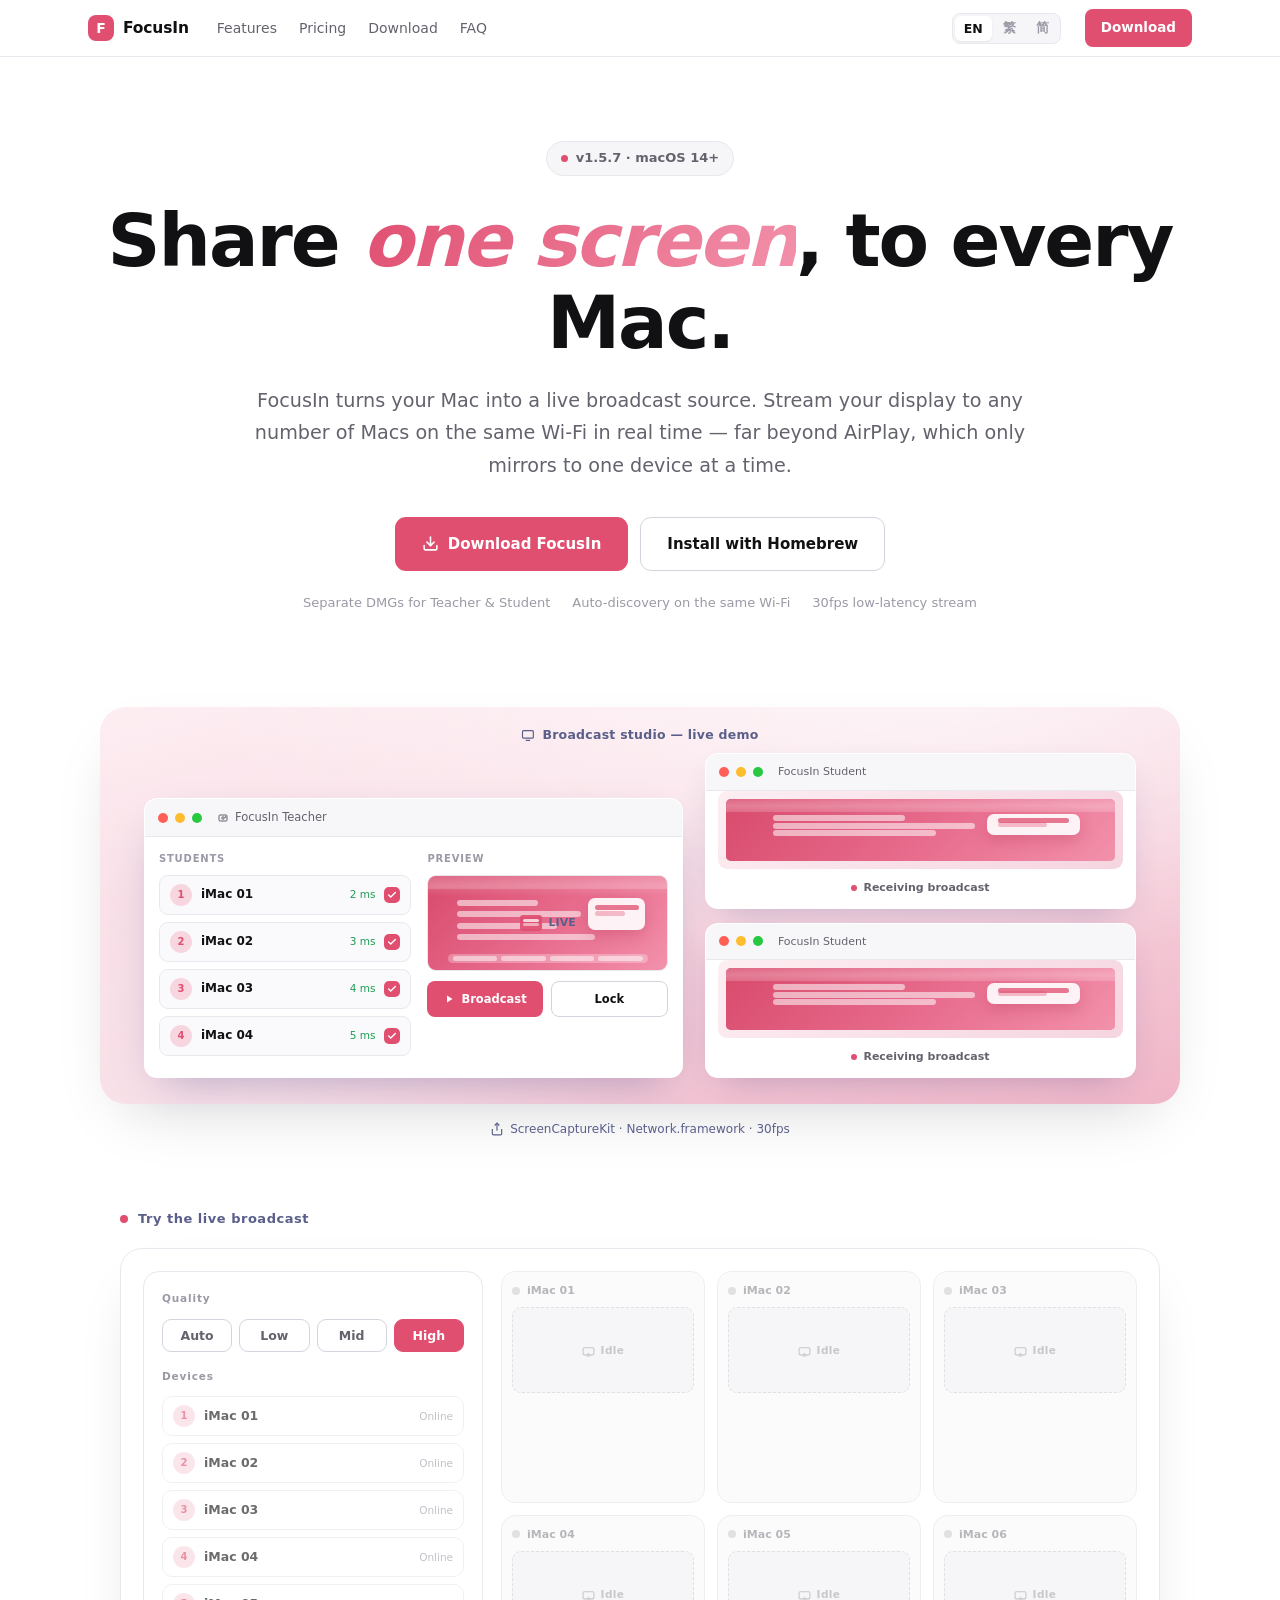
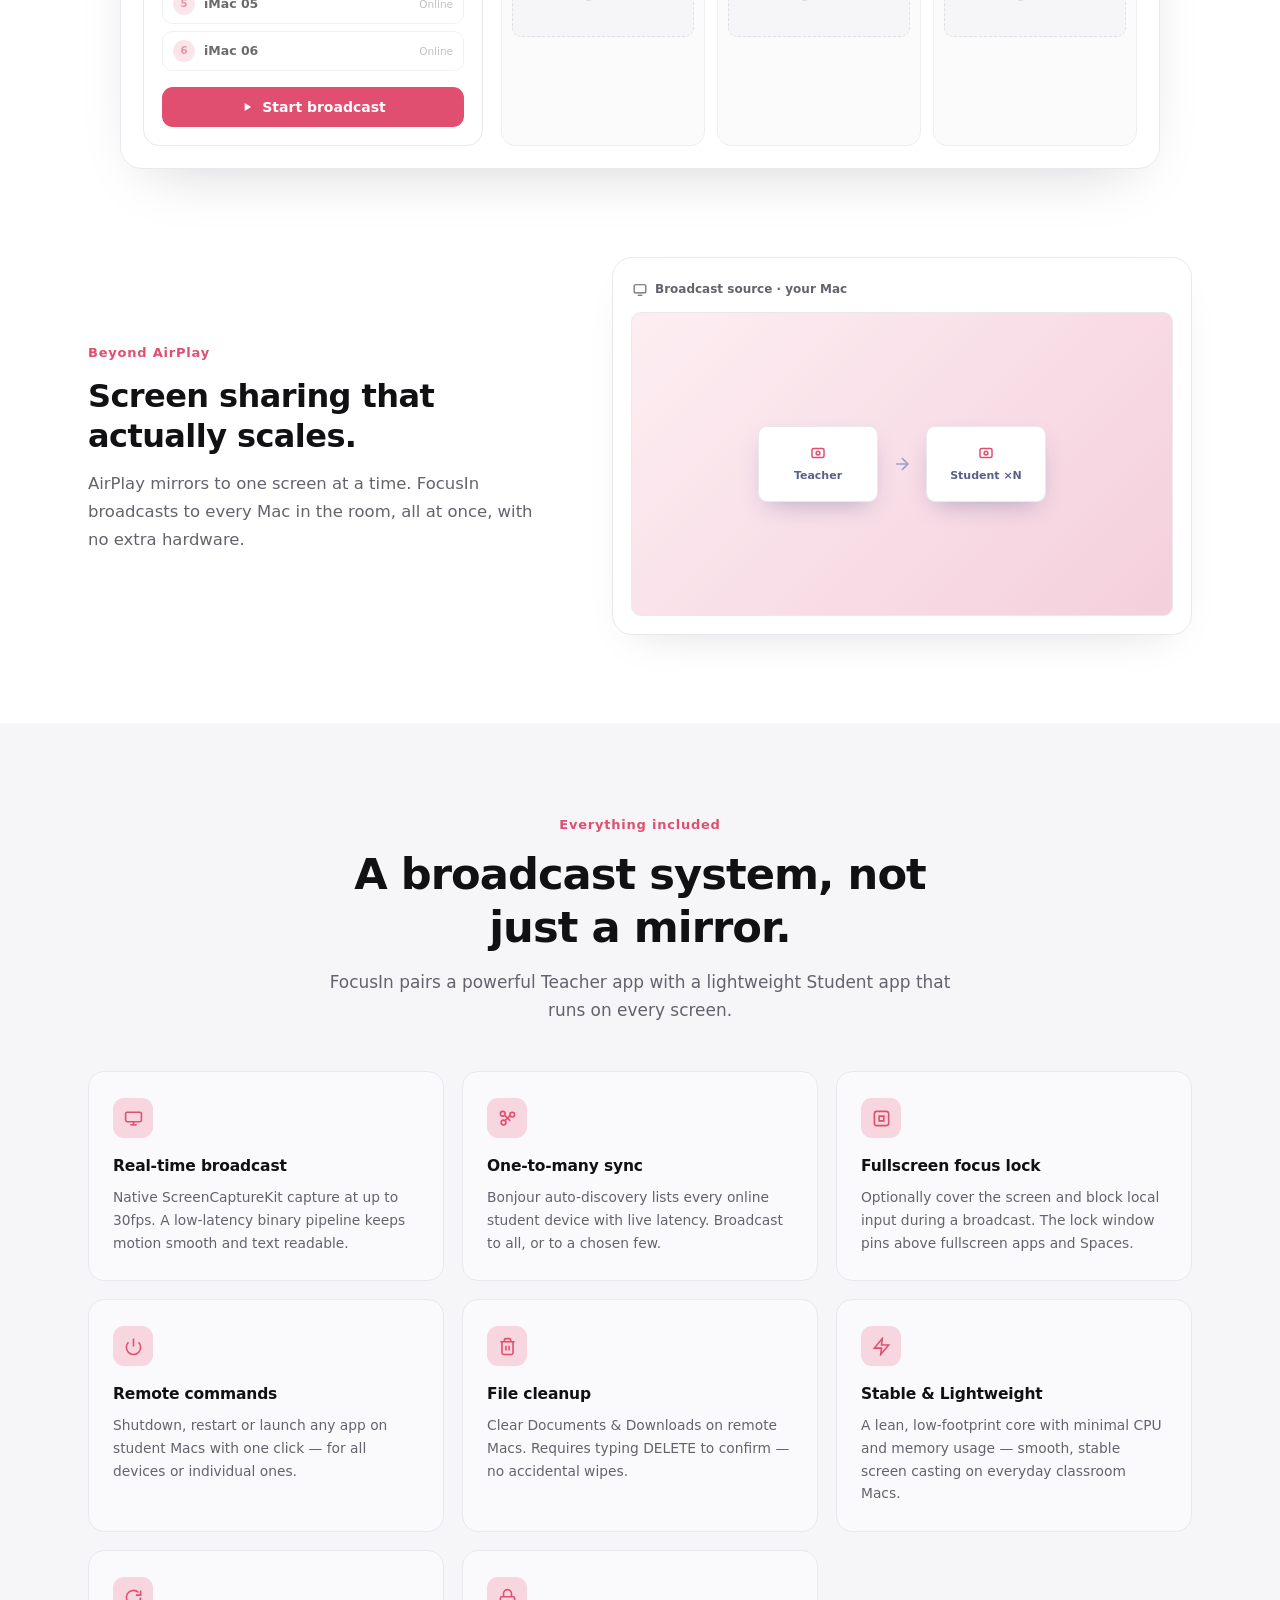
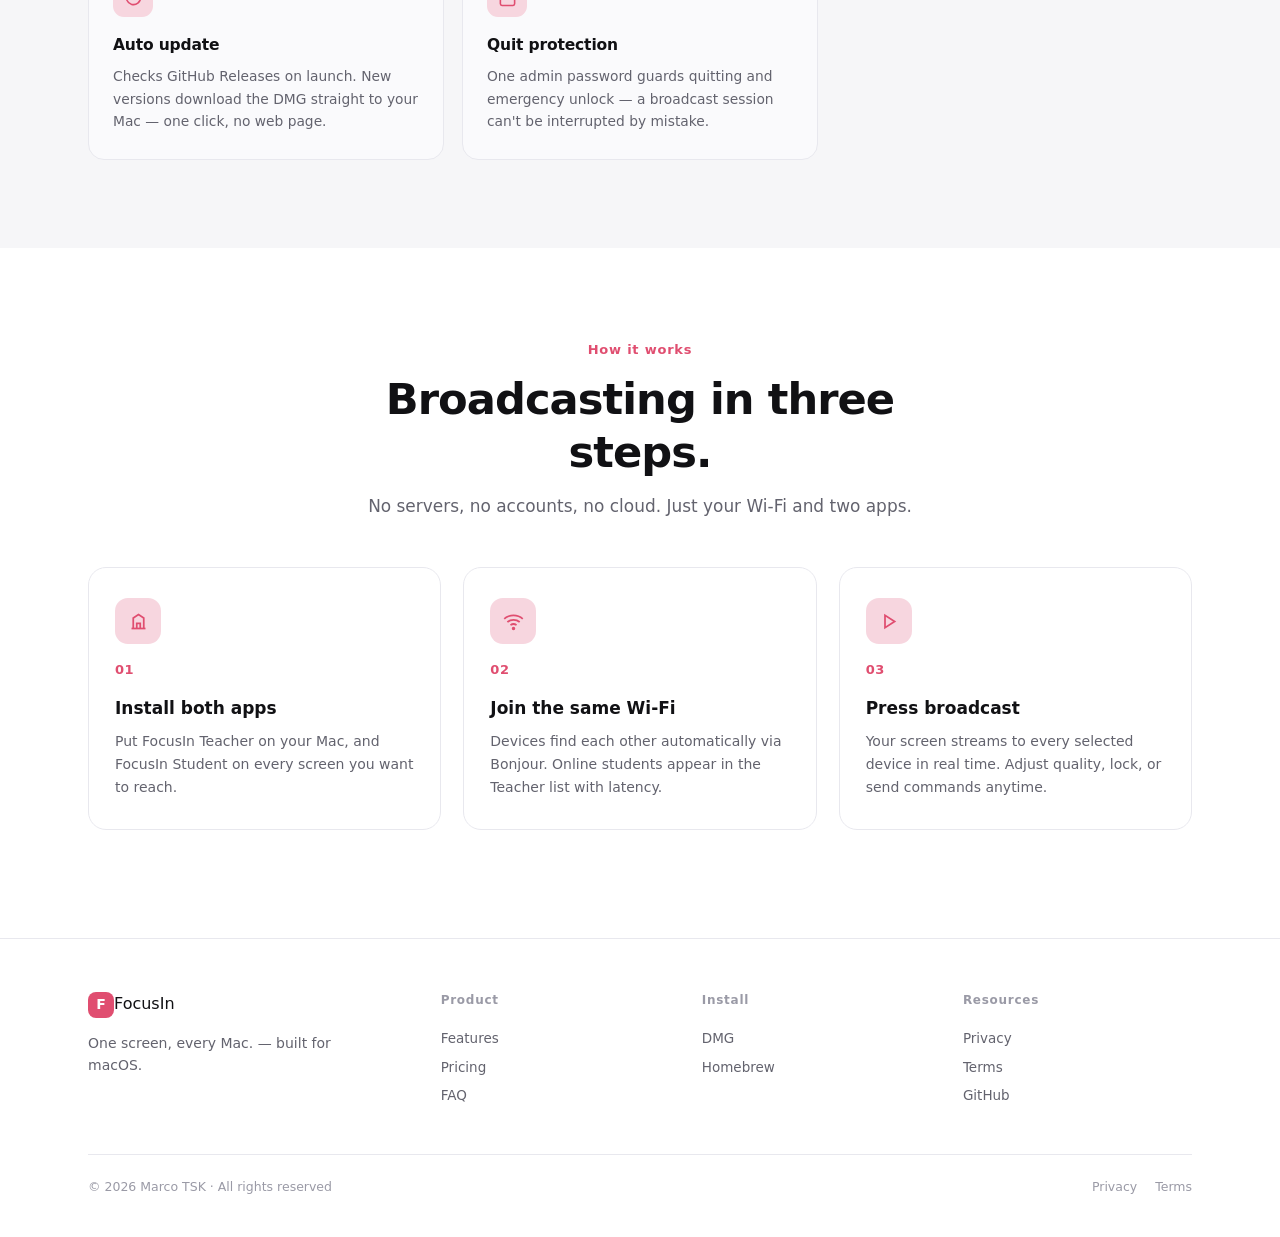
<file: docs/site/FocusIn官網-arczip-sample.html>
<!DOCTYPE html>
<html lang="en">
<head>
<meta charset="UTF-8">
<meta name="viewport" content="width=device-width, initial-scale=1.0">
<title>FocusIn — Share one screen, to every Mac</title>
<meta name="description" content="FocusIn streams your Mac's display to any number of Macs on the same Wi-Fi in real time — beyond AirPlay.">
<link rel="icon" href="data:image/svg+xml,%3Csvg xmlns='http://www.w3.org/2000/svg' viewBox='0 0 64 64'%3E%3Crect width='64' height='64' rx='14' fill='%23e04e70'/%3E%3Ctext x='32' y='45' font-family='Helvetica' font-size='36' font-weight='700' fill='%23fff' text-anchor='middle'%3EF%3C/text%3E%3C/svg%3E">
<style>
:root{
  --bg:#ffffff; --bg-soft:#f6f6f8; --ink:#111114; --muted:#63636e; --subtle:#9a9aa6;
  --line:#e8e8ee; --line-strong:#d4d4de; --brand:#e04e70; --brand-deep:#b8395a; --brand-soft:#f7d6df;
  --ok:#1f9d55; --ok-soft:#e3f5ea; --card:#fafafc; --shadow:0 24px 60px -30px rgba(20,20,40,.25);
  --font:"-apple-system","SF Pro Display","SF Pro Text","Helvetica Neue","PingFang SC","Hiragino Sans GB","Microsoft YaHei",system-ui,sans-serif;
  --container:72rem; --radius:.75rem; --radius-l:1.25rem; --ease:cubic-bezier(.4,0,.2,1);
}
*{margin:0;padding:0;box-sizing:border-box}
html{scroll-behavior:smooth}
body{background:var(--bg);color:var(--ink);font-family:var(--font);font-size:16px;line-height:1.6;-webkit-font-smoothing:antialiased}
::selection{background:var(--brand);color:#fff}
img,svg{display:block;max-width:100%}
a{color:inherit;text-decoration:none}
button{font-family:inherit}
.wrap{max-width:var(--container);margin:0 auto;padding:0 24px}
@media(max-width:640px){.wrap{padding:0 18px}}

/* ===== 頂欄 ===== */
.nav{position:sticky;top:0;z-index:60;background:rgba(255,255,255,.8);backdrop-filter:saturate(1.5) blur(16px);border-bottom:1px solid var(--line)}
.nav .wrap{display:flex;align-items:center;gap:24px;height:56px}
.nav .logo{display:flex;align-items:center;gap:9px;font-weight:650;font-size:15.5px;letter-spacing:-.01em}
.logo-ic{width:26px;height:26px;border-radius:8px;background:var(--brand);color:#fff;display:inline-flex;align-items:center;justify-content:center;font-weight:800;font-size:14px}
.nav .links{display:flex;gap:22px;margin-left:4px}
.nav .links a{font-size:14px;color:var(--muted);font-weight:500}
.nav .links a:hover{color:var(--ink)}
.nav .spacer{flex:1}
.lang{display:flex;gap:2px;background:var(--bg-soft);border:1px solid var(--line);border-radius:8px;padding:2px}
.lang button{border:0;background:transparent;font-size:12.5px;font-weight:600;color:var(--subtle);padding:4px 9px;border-radius:6px;cursor:pointer}
.lang button.on{background:#fff;color:var(--ink);box-shadow:0 1px 2px rgba(17,17,17,.08)}
.nav .cta{background:var(--brand);color:#fff;border:0;border-radius:8px;padding:8px 16px;font-size:13.5px;font-weight:600;cursor:pointer}
.nav .cta:hover{background:var(--brand-deep)}
@media(max-width:800px){.nav .links{display:none}}

/* ===== 視圖路由 ===== */
section.view{display:none}
section.view.active{display:block}

/* ===== Hero ===== */
.hero{padding:84px 0 30px;text-align:center}
.hero .badge{display:inline-flex;align-items:center;gap:8px;font-size:13px;font-weight:600;color:var(--muted);background:var(--bg-soft);border:1px solid var(--line);border-radius:999px;padding:6px 14px;margin-bottom:24px}
.hero .badge .dot{width:7px;height:7px;border-radius:50%;background:var(--brand);animation:pulse 2.2s infinite}
@keyframes pulse{0%,100%{opacity:1}50%{opacity:.35}}
.hero h1{font-weight:700;font-size:clamp(2.6rem,6.4vw,4.6rem);line-height:1.12;letter-spacing:-.028em;max-width:22ch;margin:0 auto 20px}
.hero h1 .em{background:linear-gradient(120deg,var(--brand),#f291ab);-webkit-background-clip:text;background-clip:text;color:transparent}
.hero .sub{font-size:clamp(1.02rem,1.6vw,1.2rem);color:var(--muted);max-width:64ch;margin:0 auto 34px;line-height:1.7}
.hero .btns{display:flex;gap:12px;justify-content:center;flex-wrap:wrap}
.btn{display:inline-flex;align-items:center;gap:9px;border-radius:11px;padding:14px 26px;font-size:15px;font-weight:600;border:1px solid transparent;cursor:pointer;transition:transform .15s var(--ease),box-shadow .15s var(--ease)}
.btn:hover{transform:translateY(-1.5px)}
.btn-brand{background:var(--brand);color:#fff}
.btn-brand:hover{background:var(--brand-deep);box-shadow:0 10px 26px rgba(224,78,112,.3)}
.btn-ghost{background:#fff;color:var(--ink);border-color:var(--line-strong)}
.btn-ghost:hover{border-color:var(--ink)}
.hero .meta{display:flex;gap:22px;justify-content:center;margin-top:22px;font-size:13px;color:var(--subtle);flex-wrap:wrap}

/* ===== Hero 桌面場景 ===== */
.stage{position:relative;margin:64px auto 0;max-width:1120px;padding:0 20px}
.mac{position:relative;background:linear-gradient(165deg,#fdeef2 0%,#f8dbe4 42%,#f0b6c8 100%);border-radius:26px;padding:46px 44px 26px;box-shadow:var(--shadow);overflow:hidden}
.mac::before{content:"";position:absolute;inset:0;background:radial-gradient(1200px 500px at 75% -10%,rgba(255,255,255,.7),transparent 60%),radial-gradient(900px 420px at 10% 110%,rgba(255,255,255,.45),transparent 60%);pointer-events:none}
.mac-grid{position:relative;display:grid;grid-template-columns:minmax(0,1.25fr) minmax(0,1fr);gap:22px;align-items:end}
@media(max-width:860px){.mac-grid{grid-template-columns:1fr}}
.mac-title{position:absolute;top:18px;left:50%;transform:translateX(-50%);display:flex;align-items:center;gap:8px;font-size:12.5px;font-weight:600;color:#5a5f8a;letter-spacing:.02em}
.mac-title svg{width:13px;height:13px}
.win{background:#fff;border-radius:13px;box-shadow:0 18px 44px -18px rgba(40,44,120,.35);overflow:hidden;text-align:left;border:1px solid rgba(255,255,255,.6)}
.win-t{display:flex;align-items:center;gap:7px;padding:9px 13px;background:#f7f7fa;border-bottom:1px solid var(--line)}
.win-t .d{width:10px;height:10px;border-radius:50%;background:#e3e3ea}
.win-t .d:nth-child(1){background:#ff5f57}.win-t .d:nth-child(2){background:#febc2e}.win-t .d:nth-child(3){background:#28c840}
.win-t .n{margin-left:8px;font-size:11.5px;color:var(--muted);font-weight:500;display:flex;align-items:center;gap:6px}
.win-t .n svg{width:12px;height:12px}
.win-b{padding:14px}
.teacher{position:relative;z-index:2}
.teacher .win-b{display:grid;grid-template-columns:minmax(0,1.05fr) minmax(0,1fr);gap:16px}
.t-left .lb{font-size:10px;font-weight:700;color:var(--subtle);letter-spacing:.08em;margin-bottom:8px}
.t-row{display:flex;align-items:center;gap:9px;background:var(--card);border:1px solid var(--line);border-radius:9px;padding:8px 10px;margin-bottom:7px}
.t-row .av{width:22px;height:22px;border-radius:50%;background:var(--brand-soft);color:var(--brand);display:flex;align-items:center;justify-content:center;font-size:10px;font-weight:700}
.t-row .nm{font-size:12px;font-weight:600;flex:1}
.t-row .ms{font-size:10.5px;color:var(--ok)}
.t-row .chk{width:16px;height:16px;border-radius:5px;background:var(--brand);display:flex;align-items:center;justify-content:center}
.t-row .chk svg{width:10px;height:10px;stroke:#fff}
.t-right .lb{font-size:10px;font-weight:700;color:var(--subtle);letter-spacing:.08em;margin-bottom:8px}
.t-prev{position:relative;background:linear-gradient(140deg,#fdeef2,#f5d5e0);border-radius:9px;height:96px;overflow:hidden;border:1px solid var(--line)}
.t-prev .ph{position:absolute;inset:0;display:flex;align-items:center;justify-content:center;gap:7px;font-size:11px;color:#5a5f8a;font-weight:600}
.t-prev .ph .li{width:22px;height:16px;border-radius:3px;background:rgba(224,78,112,.9);position:relative}
.t-prev .ph .li::after{content:"";position:absolute;left:3px;right:3px;top:4px;height:3px;border-radius:2px;background:rgba(255,255,255,.75);box-shadow:0 4px 0 rgba(255,255,255,.5)}
.t-btns{display:flex;gap:8px;margin-top:10px}
.t-btn{flex:1;display:flex;align-items:center;justify-content:center;gap:6px;font-size:11.5px;font-weight:600;padding:8px 0;border-radius:8px}
.t-btn svg{width:12px;height:12px}
.t-btn.on{background:var(--brand);color:#fff}
.t-btn.ghost{background:#fff;color:var(--ink);border:1px solid var(--line-strong)}
.students{display:flex;flex-direction:column;gap:14px;position:relative;z-index:2}
.student{background:#fff;border-radius:13px;box-shadow:0 14px 34px -16px rgba(40,44,120,.3);overflow:hidden;border:1px solid rgba(255,255,255,.6)}
.student .win-t .n{font-size:11px}
.student .s-prev{position:relative;height:78px;background:linear-gradient(140deg,#fdeef2,#f5d5e0);margin:0 12px 10px;border-radius:9px;overflow:hidden}
.student .s-prev .sc{position:absolute;inset:8px;border-radius:5px;background:linear-gradient(135deg,#e04e70,#f291ab);opacity:.92;display:flex;align-items:center;justify-content:center}
.student .s-prev .sc::before{content:"";position:absolute;left:12px;right:12px;top:16px;height:4px;border-radius:3px;background:rgba(255,255,255,.8);box-shadow:0 7px 0 rgba(255,255,255,.55),0 14px 0 rgba(255,255,255,.32)}
.student .s-prev .sc::after{content:"";position:absolute;left:12px;bottom:12px;width:34px;height:16px;border-radius:3px;background:rgba(255,255,255,.5)}
.student .s-st{display:flex;align-items:center;justify-content:center;gap:6px;padding:0 12px 11px;font-size:11px;font-weight:600;color:var(--muted)}
.student .s-st .live{width:6px;height:6px;border-radius:50%;background:var(--brand);animation:pulse 1.4s infinite}
.stage .note{position:relative;display:flex;align-items:center;justify-content:center;gap:16px;padding:16px 0 0;font-size:12px;color:#5a5f8a;font-weight:500}
.stage .note span{display:flex;align-items:center;gap:6px}
.stage .note svg{width:14px;height:14px}

/* ===== 特性分屏 ===== */
.sec{padding:88px 0}
.sec.alt{background:var(--bg-soft)}
.sec-head{max-width:62ch;margin-bottom:46px}
.sec-head.center{margin-left:auto;margin-right:auto;text-align:center}
.eyebrow{display:inline-block;font-size:13px;font-weight:700;color:var(--brand);letter-spacing:.06em;margin-bottom:12px}
.sec-head h2{font-size:clamp(1.8rem,3.6vw,2.7rem);font-weight:700;letter-spacing:-.022em;line-height:1.22;margin-bottom:14px}
.sec-head p{font-size:1.06rem;color:var(--muted);line-height:1.7}
.split{display:grid;grid-template-columns:minmax(0,1fr) minmax(0,1.25fr);gap:60px;align-items:center}
@media(max-width:900px){.split{grid-template-columns:1fr;gap:34px}}
.split .txt h3{font-size:clamp(1.4rem,2.6vw,2rem);font-weight:700;letter-spacing:-.018em;line-height:1.25;margin-bottom:14px}
.split .txt p{color:var(--muted);font-size:1.03rem;line-height:1.7}
.split .vis{position:relative;background:#fff;border:1px solid var(--line);border-radius:var(--radius-l);padding:18px;box-shadow:0 18px 44px -26px rgba(20,20,40,.18)}
.split .vis .cap{display:flex;align-items:center;gap:8px;padding:4px 2px 12px;font-size:12px;color:var(--muted);font-weight:600}
.split .vis .cap svg{width:14px;height:14px}
.split .vis .shot{border-radius:10px;overflow:hidden;border:1px solid var(--line);background:var(--card)}

/* ===== 細節網格 ===== */
.grid{display:grid;grid-template-columns:repeat(3,minmax(0,1fr));gap:18px}
@media(max-width:900px){.grid{grid-template-columns:repeat(2,minmax(0,1fr))}}
@media(max-width:600px){.grid{grid-template-columns:1fr}}
.card{background:var(--card);border:1px solid var(--line);border-radius:16px;padding:26px 24px;transition:border-color .18s var(--ease),transform .18s var(--ease)}
.card:hover{border-color:var(--line-strong);transform:translateY(-2px)}
.card .ic{width:40px;height:40px;border-radius:11px;background:var(--brand-soft);color:var(--brand);display:flex;align-items:center;justify-content:center;margin-bottom:16px}
.card .ic svg{width:19px;height:19px}
.card h4{font-size:15.5px;font-weight:650;margin-bottom:7px;letter-spacing:-.01em}
.card p{font-size:13.8px;color:var(--muted);line-height:1.65}

/* ===== 三步驟 ===== */
.steps{display:grid;grid-template-columns:repeat(3,minmax(0,1fr));gap:22px}
@media(max-width:860px){.steps{grid-template-columns:1fr}}
.step{position:relative;background:#fff;border:1px solid var(--line);border-radius:18px;padding:30px 26px}
.step .n{font-size:13px;font-weight:800;color:var(--brand);letter-spacing:.04em;margin-bottom:14px}
.step h4{font-size:17px;font-weight:650;margin-bottom:8px}
.step p{font-size:14px;color:var(--muted);line-height:1.65}
.step .s-ic{width:46px;height:46px;border-radius:13px;background:var(--brand-soft);color:var(--brand);display:flex;align-items:center;justify-content:center;margin-bottom:16px}
.step .s-ic svg{width:21px;height:21px}

/* ===== 定價 ===== */
.price-grid{display:grid;grid-template-columns:repeat(2,minmax(0,1fr));gap:22px;max-width:820px;margin:0 auto}
@media(max-width:700px){.price-grid{grid-template-columns:1fr}}
.plan{position:relative;background:#fff;border:1px solid var(--line);border-radius:20px;padding:32px 30px}
.plan.pro{border:2px solid var(--brand);box-shadow:0 26px 60px -30px rgba(224,78,112,.4)}
.plan .tag{position:absolute;top:-12px;left:50%;transform:translateX(-50%);background:var(--brand);color:#fff;font-size:11.5px;font-weight:700;padding:4px 14px;border-radius:999px;letter-spacing:.03em}
.plan .p-name{font-size:14px;font-weight:700;color:var(--muted);letter-spacing:.04em;margin-bottom:10px}
.plan .p-price{font-size:2.6rem;font-weight:750;letter-spacing:-.03em}
.plan .p-price small{font-size:1rem;font-weight:500;color:var(--muted);letter-spacing:0}
.plan .p-desc{font-size:13.5px;color:var(--muted);margin:6px 0 18px}
.plan ul{list-style:none;display:flex;flex-direction:column;gap:10px;margin-bottom:26px}
.plan ul li{display:flex;gap:10px;font-size:14px;line-height:1.5;align-items:flex-start}
.plan ul li svg{width:16px;height:16px;flex:none;margin-top:2px;color:var(--ok)}
.plan .btn{width:100%;justify-content:center}
.price-note{max-width:820px;margin:22px auto 0;text-align:center;font-size:13px;color:var(--subtle)}

/* ===== 下載 CTA ===== */
.cta-sec{background:linear-gradient(150deg,#f0f1ff,#e6e9ff);border-radius:26px;text-align:center;padding:64px 28px;position:relative;overflow:hidden}
.cta-sec::before{content:"";position:absolute;inset:0;background:radial-gradient(700px 300px at 80% -20%,rgba(255,255,255,.8),transparent 60%);pointer-events:none}
.cta-sec h2{font-size:clamp(1.8rem,3.6vw,2.6rem);font-weight:700;letter-spacing:-.022em;line-height:1.2;margin-bottom:12px;position:relative}
.cta-sec p{color:#5a5f8a;font-size:1.02rem;margin-bottom:30px;position:relative}
.cta-sec .btns{display:flex;gap:12px;justify-content:center;flex-wrap:wrap;position:relative}
.cta-sec .meta{display:flex;gap:18px;justify-content:center;margin-top:26px;font-size:12.5px;color:#5a5f8a;flex-wrap:wrap;position:relative}

/* ===== FAQ ===== */
.faq{max-width:760px;margin:0 auto}
.faq details{border-bottom:1px solid var(--line)}
.faq details:first-child{border-top:1px solid var(--line)}
.faq summary{display:flex;align-items:center;justify-content:space-between;gap:16px;padding:20px 4px;font-size:15.5px;font-weight:600;cursor:pointer;list-style:none}
.faq summary::-webkit-details-marker{display:none}
.faq summary .pm{width:22px;height:22px;border-radius:50%;background:var(--bg-soft);display:flex;align-items:center;justify-content:center;transition:transform .2s var(--ease);flex:none}
.faq details[open] summary .pm{transform:rotate(45deg)}
.faq summary .pm svg{width:11px;height:11px;stroke:var(--ink)}
.faq .a{padding:0 4px 22px;font-size:14.5px;color:var(--muted);line-height:1.75}
.faq .a code{background:var(--bg-soft);border:1px solid var(--line);border-radius:5px;padding:1px 6px;font-size:12.5px}
.faq-more{text-align:center;margin-top:26px;font-size:14px;color:var(--muted)}
.faq-more a{color:var(--brand);font-weight:600}

/* ===== Footer ===== */
.footer{border-top:1px solid var(--line);padding:52px 0 40px;margin-top:20px}
.footer .cols{display:grid;grid-template-columns:1.4fr repeat(3,minmax(0,1fr));gap:32px}
@media(max-width:760px){.footer .cols{grid-template-columns:repeat(2,minmax(0,1fr))}}
.footer .tag{font-size:14px;color:var(--muted);margin-top:14px;max-width:30ch;line-height:1.6}
.footer h5{font-size:12px;font-weight:700;color:var(--subtle);letter-spacing:.06em;margin-bottom:14px}
.footer a.l{display:block;font-size:13.5px;color:var(--muted);padding:3.5px 0}
.footer a.l:hover{color:var(--ink)}
.footer .bottom{display:flex;align-items:center;justify-content:space-between;gap:16px;margin-top:44px;padding-top:22px;border-top:1px solid var(--line);font-size:12.5px;color:var(--subtle);flex-wrap:wrap}
.footer .bottom .b-links{display:flex;gap:18px}

/* ===== 文件頁（Privacy / Terms） ===== */
.doc{padding:60px 0 80px;max-width:720px;margin:0 auto}
.doc .updated{font-size:13px;color:var(--subtle);margin-bottom:30px}
.doc h2{font-size:2rem;font-weight:700;letter-spacing:-.02em;margin-bottom:6px}
.doc h3{font-size:1.15rem;font-weight:650;margin:30px 0 10px}
.doc p{font-size:15px;color:var(--muted);line-height:1.8;margin-bottom:10px}
.doc ul{margin:8px 0 16px 20px}
.doc li{font-size:14.5px;color:var(--muted);line-height:1.7;margin-bottom:8px}

.reveal{opacity:0;transform:translateY(18px);transition:opacity .6s var(--ease),transform .6s var(--ease)}
.reveal.in{opacity:1;transform:none}

/* ===== License Key ===== */
.key-box{max-width:640px;margin:26px auto 0;background:#fff;border:1px solid var(--line);border-radius:18px;padding:26px;text-align:left}
.key-box h4{font-size:16px;font-weight:650;margin-bottom:6px}
.key-box .kb-sub{font-size:13.5px;color:var(--muted);margin-bottom:16px}
.key-row{display:flex;gap:10px}
.key-row input{flex:1;border:1px solid var(--line-strong);border-radius:10px;padding:12px 14px;font-size:14px;outline:none}
.key-row input:focus{border-color:var(--brand);box-shadow:0 0 0 3px var(--brand-soft)}
.key-row button{background:var(--brand);color:#fff;border:0;border-radius:10px;padding:0 20px;font-size:14px;font-weight:600;cursor:pointer;white-space:nowrap}
.key-result{margin-top:16px;background:var(--ok-soft);border:1px solid #bfe6cd;border-radius:12px;padding:16px;display:none}
.key-result.show{display:block}
.key-result .kr-l{font-size:12px;font-weight:700;color:var(--ok);margin-bottom:6px}
.key-result .kr-key{font-family:"SF Mono",ui-monospace,Menlo,monospace;font-size:12px;word-break:break-all;background:#fff;border:1px solid #bfe6cd;border-radius:8px;padding:10px 12px;margin-bottom:10px;line-height:1.5}
.key-result .kr-how{font-size:12.5px;color:var(--muted)}
.key-result .kr-how li{margin:3px 0 3px 16px}
.key-err{color:#d33;font-size:13px;margin-top:10px;display:none}

/* ===== 場景動畫（影片感） ===== */
@keyframes floaty{0%,100%{transform:translateY(0)}50%{transform:translateY(-6px)}}
@keyframes ringPulse{0%{box-shadow:0 0 0 0 rgba(224,78,112,.4)}100%{box-shadow:0 0 0 16px rgba(224,78,112,0)}}
@keyframes msBlink{0%,100%{opacity:1}50%{opacity:.35}}
@keyframes barMove{0%{transform:translateX(-14px)}50%{transform:translateX(14px)}100%{transform:translateX(-14px)}}
@keyframes lineMove{0%{transform:translateY(0)}50%{transform:translateY(-5px)}100%{transform:translateY(0)}}
@keyframes scanDown{0%{transform:translateY(-120%)}100%{transform:translateY(420%)}}
@keyframes slideIn{from{opacity:0;transform:translateY(26px)}to{opacity:1;transform:none}}
@keyframes bgDrift{0%{background-position:0% 0%}50%{background-position:100% 100%}100%{background-position:0% 0%}}
@keyframes spinSlow{to{transform:rotate(360deg)}}
@media(prefers-reduced-motion:reduce){.floaty,.screen-anim *,.live-ms,.live-badge{animation:none!important}}

/* 屏幕內動畫內容 */
.student .s-prev .screen-anim{inset:8px;border-radius:5px;z-index:2}
.screen-anim{position:absolute;inset:0;overflow:hidden;background:linear-gradient(135deg,#d84a6c,#e86d8e 55%,#f291ab);}
.screen-anim .sa-bar{position:absolute;left:0;right:0;top:0;height:13px;background:rgba(255,255,255,.16)}
.screen-anim .sa-dock{position:absolute;left:8%;right:8%;bottom:7px;height:9px;border-radius:5px;background:rgba(255,255,255,.28);display:flex;gap:4px;padding:2px 5px;box-sizing:border-box}
.screen-anim .sa-dock i{flex:1;border-radius:3px;background:rgba(255,255,255,.5)}
.screen-anim .sa-line{position:absolute;height:6px;border-radius:4px;background:rgba(255,255,255,.55);animation:lineMove 3.2s var(--ease) infinite}
.screen-anim .sa-line.l1{left:12%;top:26%;width:34%}
.screen-anim .sa-line.l2{left:12%;top:38%;width:52%;animation-delay:.4s}
.screen-anim .sa-line.l3{left:12%;top:50%;width:42%;animation-delay:.8s}
.screen-anim .sa-line.l4{left:12%;top:62%;width:58%;animation-delay:1.2s}
.screen-anim .sa-card{position:absolute;right:9%;top:24%;width:24%;height:34%;border-radius:7px;background:rgba(255,255,255,.9);box-shadow:0 6px 14px rgba(184,57,90,.3);animation:floaty 4.4s var(--ease) infinite}
.screen-anim .sa-card::before{content:"";position:absolute;left:12%;right:12%;top:22%;height:5px;border-radius:3px;background:rgba(224,78,112,.75)}
.screen-anim .sa-card::after{content:"";position:absolute;left:12%;right:35%;top:40%;height:5px;border-radius:3px;background:rgba(224,78,112,.35)}
.screen-anim .sa-scan{position:absolute;left:0;right:0;height:22%;background:linear-gradient(to bottom,rgba(255,255,255,0),rgba(255,255,255,.14),rgba(255,255,255,0));animation:scanDown 2.8s linear infinite}
.screen-anim .sa-wind{position:absolute;left:9%;top:18%;width:30%;height:44%;border-radius:8px;background:rgba(255,255,255,.94);box-shadow:0 8px 18px rgba(184,57,90,.28);animation:barMove 5.6s ease-in-out infinite;display:flex;flex-direction:column;padding:7px;box-sizing:border-box;gap:5px}
.screen-anim .sa-wind b{height:5px;border-radius:3px;background:rgba(224,78,112,.2)}
.screen-anim .sa-wind b.hi{width:70%;background:rgba(224,78,112,.55)}
.screen-anim .sa-wind b.mid{width:52%}
.screen-anim .sa-wind b.low{width:36%}

.floaty{animation:floaty 5s var(--ease) infinite}
.floaty.d1{animation-delay:.6s}
.floaty.d2{animation-delay:1.3s}
.live-ms{animation:msBlink 1.6s ease-in-out infinite}
.live-badge{animation:ringPulse 2s var(--ease) infinite}

/* 標題進場 */
.hero h1{animation:slideIn .8s var(--ease) both}
.hero .sub{animation:slideIn .8s .1s var(--ease) both}
.hero .btns{animation:slideIn .8s .2s var(--ease) both}
.hero .meta{animation:slideIn .8s .3s var(--ease) both}
.mac{animation:slideIn .9s .15s var(--ease) both}

/* ===== 互動 Live Demo ===== */
.demo-live{position:relative;margin:70px auto 0;max-width:1080px;padding:0 20px}
.demo-live .dl-head{display:flex;align-items:center;justify-content:space-between;gap:14px;margin-bottom:18px;flex-wrap:wrap}
.demo-live .dl-title{display:flex;align-items:center;gap:10px;font-size:13px;font-weight:700;color:#5a5f8a;letter-spacing:.04em}
.demo-live .dl-title .pulse-dot{width:8px;height:8px;border-radius:50%;background:var(--brand);animation:pulse 1.4s infinite}
.demo-live .dl-grid{display:grid;grid-template-columns:minmax(0,340px) minmax(0,1fr);gap:18px;background:#fff;border:1px solid var(--line);border-radius:22px;padding:22px;box-shadow:0 24px 60px -30px rgba(20,20,40,.22)}
@media(max-width:880px){.demo-live .dl-grid{grid-template-columns:1fr}}
.dl-ctrl{border:1px solid var(--line);border-radius:16px;padding:18px}
.dl-ctrl .lb{font-size:10.5px;font-weight:700;color:var(--subtle);letter-spacing:.08em;margin-bottom:12px}
.dl-q{display:flex;gap:7px;margin-bottom:16px;flex-wrap:wrap}
.dl-q button{flex:1;min-width:56px;border:1px solid var(--line-strong);background:#fff;border-radius:9px;padding:8px 0;font-size:12.5px;font-weight:600;color:var(--muted);cursor:pointer;transition:all .15s var(--ease)}
.dl-q button.on{background:var(--brand);border-color:var(--brand);color:#fff}
.dl-dev{display:flex;flex-direction:column;gap:7px;margin-bottom:16px}
.dl-dev .dd{display:flex;align-items:center;gap:9px;border:1px solid var(--line);border-radius:10px;padding:8px 10px;cursor:pointer;transition:border-color .15s var(--ease),background .15s var(--ease),opacity .15s var(--ease)}
.dl-dev .dd:not(.on){opacity:.62}
.dl-dev .dd.on{opacity:1}
.dl-dev .dd:hover{border-color:var(--line-strong)}
.dl-dev .dd.on{background:var(--brand-soft);border-color:var(--brand)}
.dl-dev .dd .av{width:22px;height:22px;border-radius:50%;background:var(--brand-soft);color:var(--brand);display:flex;align-items:center;justify-content:center;font-size:10px;font-weight:700;flex:none}
.dl-dev .dd.on .av{background:var(--brand);color:#fff}
.dl-dev .dd .nm{font-size:12.5px;font-weight:600;flex:1}
.dl-dev .dd .st{font-size:10.5px;color:var(--subtle)}
.dl-start{width:100%;display:flex;align-items:center;justify-content:center;gap:8px;border:0;border-radius:11px;padding:12px 0;font-size:14px;font-weight:650;cursor:pointer;transition:all .18s var(--ease)}
.dl-start.off{background:var(--brand);color:#fff}
.dl-start.off:hover{background:var(--brand-deep)}
.dl-start.on{background:#fff;color:var(--ink);border:1px solid var(--line-strong)}
.dl-start svg{width:14px;height:14px}
.dl-screen-wall{display:grid;grid-template-columns:repeat(3,minmax(0,1fr));gap:12px}
@media(max-width:640px){.dl-screen-wall{grid-template-columns:repeat(2,minmax(0,1fr))}}
.dl-s{background:var(--card);border:1.5px solid var(--line);border-radius:14px;padding:10px;transition:all .22s var(--ease);opacity:.72;filter:saturate(.5)}
.dl-s.on{opacity:1;filter:none;border-color:var(--brand);border-width:2px;box-shadow:0 16px 38px -16px rgba(224,78,112,.55)}
.dl-s .ds-top{display:flex;align-items:center;gap:7px;margin-bottom:8px}
.dl-s .ds-top .dot{width:8px;height:8px;border-radius:50%;background:#d6d6de;flex:none}
.dl-s.on .ds-top .dot{background:var(--ok);box-shadow:0 0 0 3px rgba(31,157,85,.16)}
.dl-s .ds-top .name{font-size:11px;font-weight:600;color:var(--subtle);flex:1;transition:color .2s var(--ease)}
.dl-s.on .ds-top .name{color:var(--ink)}
.dl-s .ds-top .live{display:none;align-items:center;gap:5px;font-size:9.5px;font-weight:700;color:#fff;background:var(--brand);padding:3px 9px;border-radius:999px;letter-spacing:.02em}
.dl-s.on .ds-top .live{display:inline-flex}
.dl-s .ds-top .live .d{width:5px;height:5px;border-radius:50%;background:#fff;animation:pulse 1.2s infinite}
.dl-s .ds-scr{position:relative;height:86px;border-radius:9px;overflow:hidden;background:#f3f3f7;border:1.5px dashed var(--line-strong);display:flex;align-items:center;justify-content:center;transition:border-color .2s var(--ease),background .2s var(--ease)}
.dl-s.on .ds-scr{border-color:transparent;background:linear-gradient(135deg,#fdeef2,#f4cfdc)}
.dl-s .ds-scr .idle{display:flex;align-items:center;gap:6px;font-size:10.5px;color:#b3b3be;font-weight:600;letter-spacing:.04em}
.dl-s .ds-scr .idle svg{width:13px;height:13px}
.dl-s.on .ds-scr .idle{display:none}
.dl-s .ds-scr .screen-anim{display:none}
.dl-s.on .ds-scr .screen-anim{display:block;box-shadow:inset 0 0 0 1px rgba(255,255,255,.35),inset 0 0 26px rgba(255,255,255,.28)}
.dl-s .ds-scr .screen-anim .sa-card{width:22%;height:30%}

/* ===== Toast ===== */
.toast{position:fixed;bottom:28px;left:50%;transform:translateX(-50%) translateY(20px);background:var(--ink);color:#fff;font-size:13.5px;font-weight:500;padding:11px 20px;border-radius:999px;opacity:0;transition:opacity .25s var(--ease),transform .25s var(--ease);z-index:99;pointer-events:none}
.toast.show{opacity:1;transform:translateX(-50%) translateY(0)}
</style>
</head>
<body>

<!-- ===== Toast ===== -->
<div class="toast" id="toast"></div>

<!-- ===== 頂欄 ===== -->
<nav class="nav">
  <div class="wrap">
    <a class="logo" href="#home" data-route="home"><span class="logo-ic">F</span><span>FocusIn</span></a>
    <div class="links">
      <a href="#features" data-route="features" data-i18n="nav.features">Features</a>
      <a href="#pricing" data-route="pricing" data-i18n="nav.pricing">Pricing</a>
      <a href="#download" data-route="download" data-i18n="nav.download">Download</a>
      <a href="#faq" data-route="faq" data-i18n="nav.faq">FAQ</a>
    </div>
    <div class="spacer"></div>
    <div class="lang" id="lang-switch">
      <button data-lang="en" class="on">EN</button>
      <button data-lang="zh-Hant">繁</button>
      <button data-lang="zh-Hans">简</button>
    </div>
    <a class="cta" href="#download" data-route="download" data-i18n="nav.downloadCta">Download</a>
  </div>
</nav>

<!-- ===== 首頁 ===== -->
<section class="view active" id="view-home">
  <!-- Hero -->
  <header class="hero">
    <div class="wrap">
      <span class="badge"><span class="dot"></span><span data-i18n="home.badge">v1.5.7 · macOS 14+</span></span>
      <h1 data-i18n="home.h1">Share <em class="em">one screen</em>, to every Mac.</h1>
      <p class="sub" data-i18n="home.sub">FocusIn turns your Mac into a live broadcast source. Stream your display to any number of Macs on the same Wi-Fi in real time — far beyond AirPlay, which only mirrors to one device at a time.</p>
      <div class="btns">
        <a class="btn btn-brand" href="#download" data-route="download"><svg width="17" height="17" viewBox="0 0 24 24" fill="none" stroke="currentColor" stroke-width="2.2" stroke-linecap="round" stroke-linejoin="round"><path d="M21 15v4a2 2 0 0 1-2 2H5a2 2 0 0 1-2-2v-4"/><polyline points="7 10 12 15 17 10"/><line x1="12" y1="15" x2="12" y2="3"/></svg><span data-i18n="home.dlBtn">Download FocusIn</span></a>
        <a class="btn btn-ghost" href="#download" data-route="download"><span data-i18n="home.brewBtn">Install with Homebrew</span></a>
      </div>
      <div class="meta">
        <span data-i18n="home.meta1">Separate DMGs for Teacher &amp; Student</span>
        <span data-i18n="home.meta2">Auto-discovery on the same Wi-Fi</span>
        <span data-i18n="home.meta3">30fps low-latency stream</span>
      </div>
    </div>
  </header>

  <!-- Hero 桌面場景 -->
  <div class="stage">
    <div class="mac">
      <div class="mac-title"><svg viewBox="0 0 24 24" fill="none" stroke="currentColor" stroke-width="2.2"><rect x="2" y="3" width="20" height="14" rx="2"/><line x1="8" y1="21" x2="16" y2="21"/></svg><span data-i18n="demo.title">Broadcast studio — live demo</span></div>
      <div class="mac-grid">
        <div class="win teacher floaty">
          <div class="win-t"><span class="d"></span><span class="d"></span><span class="d"></span><span class="n"><svg viewBox="0 0 24 24" fill="none" stroke="currentColor" stroke-width="2"><rect x="4" y="6" width="16" height="12" rx="2"/><circle cx="12" cy="12" r="2.5"/><circle cx="17" cy="10" r="1"/></svg>FocusIn Teacher</span></div>
          <div class="win-b">
            <div class="t-left">
              <div class="lb">STUDENTS</div>
              <div class="t-row"><span class="av">1</span><span class="nm">iMac 01</span><span class="ms live-ms">2 ms</span><span class="chk"><svg viewBox="0 0 24 24" fill="none" stroke="#fff" stroke-width="3.2" stroke-linecap="round"><polyline points="20 6 9 17 4 12"/></svg></span></div>
              <div class="t-row"><span class="av">2</span><span class="nm">iMac 02</span><span class="ms live-ms" style="animation-delay:.5s">3 ms</span><span class="chk"><svg viewBox="0 0 24 24" fill="none" stroke="#fff" stroke-width="3.2" stroke-linecap="round"><polyline points="20 6 9 17 4 12"/></svg></span></div>
              <div class="t-row"><span class="av">3</span><span class="nm">iMac 03</span><span class="ms live-ms" style="animation-delay:1s">4 ms</span><span class="chk"><svg viewBox="0 0 24 24" fill="none" stroke="#fff" stroke-width="3.2" stroke-linecap="round"><polyline points="20 6 9 17 4 12"/></svg></span></div>
              <div class="t-row"><span class="av">4</span><span class="nm">iMac 04</span><span class="ms live-ms" style="animation-delay:1.5s">5 ms</span><span class="chk"><svg viewBox="0 0 24 24" fill="none" stroke="#fff" stroke-width="3.2" stroke-linecap="round"><polyline points="20 6 9 17 4 12"/></svg></span></div>
            </div>
            <div class="t-right">
              <div class="lb">PREVIEW</div>
              <div class="t-prev">
                <span class="screen-anim">
                  <span class="sa-bar"></span>
                  <span class="sa-line l1"></span><span class="sa-line l2"></span><span class="sa-line l3"></span><span class="sa-line l4"></span>
                  <span class="sa-card"></span>
                  <span class="sa-scan"></span>
                  <span class="sa-dock"><i></i><i></i><i></i><i></i></span>
                </span>
                <span class="ph"><span class="li"></span>LIVE</span>
              </div>
              <div class="t-btns">
                <span class="t-btn on live-badge"><svg viewBox="0 0 24 24" fill="currentColor"><path d="M8 5v14l11-7z"/></svg>Broadcast</span>
                <span class="t-btn ghost">Lock</span>
              </div>
            </div>
          </div>
        </div>
        <div class="students">
          <div class="student floaty d1">
            <div class="win-t"><span class="d"></span><span class="d"></span><span class="d"></span><span class="n">FocusIn Student</span></div>
            <div class="s-prev">
              <span class="screen-anim">
                <span class="sa-bar"></span>
                <span class="sa-line l1"></span><span class="sa-line l2"></span><span class="sa-line l3"></span>
                <span class="sa-card"></span>
                <span class="sa-scan"></span>
              </span>
              <span class="sc"></span>
            </div>
            <div class="s-st"><span class="live"></span>Receiving broadcast</div>
          </div>
          <div class="student floaty d2">
            <div class="win-t"><span class="d"></span><span class="d"></span><span class="d"></span><span class="n">FocusIn Student</span></div>
            <div class="s-prev">
              <span class="screen-anim">
                <span class="sa-bar"></span>
                <span class="sa-line l1"></span><span class="sa-line l2"></span><span class="sa-line l3"></span>
                <span class="sa-card"></span>
                <span class="sa-scan"></span>
              </span>
              <span class="sc"></span>
            </div>
            <div class="s-st"><span class="live"></span>Receiving broadcast</div>
          </div>
        </div>
      </div>
    </div>
    <div class="note">
      <span><svg viewBox="0 0 24 24" fill="none" stroke="currentColor" stroke-width="2"><path d="M20 12v8a2 2 0 0 1-2 2H6a2 2 0 0 1-2-2v-8"/><path d="M16 6l-4-4-4 4"/><line x1="12" y1="2" x2="12" y2="15"/></svg><span data-i18n="demo.tech">ScreenCaptureKit · Network.framework · 30fps</span></span>
    </div>
  </div>

  <!-- 互動 Live Demo -->
  <div class="demo-live" id="demo">
    <div class="dl-head">
      <div class="dl-title"><span class="pulse-dot"></span><span data-i18n="demo.tryit">Try the live broadcast</span></div>
    </div>
    <div class="dl-grid">
      <div class="dl-ctrl">
        <div class="lb" data-i18n="demo.quality">Quality</div>
        <div class="dl-q" id="dl-q">
          <button data-q="auto" data-i18n="demo.qAuto">Auto</button>
          <button data-q="low" data-i18n="demo.qLow">Low</button>
          <button data-q="mid" data-i18n="demo.qMid">Mid</button>
          <button data-q="high" class="on" data-i18n="demo.qHigh">High</button>
        </div>
        <div class="lb" data-i18n="demo.devices">Devices</div>
        <div class="dl-dev" id="dl-dev"></div>
        <button class="dl-start off" id="dl-start" aria-pressed="false">
          <svg viewBox="0 0 24 24" fill="currentColor"><path d="M8 5v14l11-7z"/></svg>
          <span data-i18n="demo.start">Start broadcast</span>
        </button>
      </div>
      <div class="dl-screen-wall" id="dl-wall"></div>
    </div>
  </div>

  <!-- 超越 AirPlay -->
  <section class="sec">
    <div class="wrap">
      <div class="split">
        <div class="txt reveal">
          <span class="eyebrow" data-i18n="air.eyebrow">Beyond AirPlay</span>
          <h3 data-i18n="air.title">Screen sharing that actually scales.</h3>
          <p data-i18n="air.sub">AirPlay mirrors to one screen at a time. FocusIn broadcasts to every Mac in the room, all at once, with no extra hardware.</p>
        </div>
        <div class="vis reveal">
          <div class="cap"><svg viewBox="0 0 24 24" fill="none" stroke="currentColor" stroke-width="2"><rect x="2" y="3" width="20" height="14" rx="2"/><line x1="8" y1="21" x2="16" y2="21"/></svg><span data-i18n="demo.source">Broadcast source · your Mac</span></div>
          <div class="shot" style="aspect-ratio:16/9;display:flex;align-items:center;justify-content:center;background:linear-gradient(135deg,#fdeef2,#f4cfdc);">
            <div style="display:flex;gap:14px;align-items:center;">
              <div style="width:120px;height:76px;border-radius:9px;background:#fff;box-shadow:0 10px 26px -10px rgba(40,44,120,.35);border:1px solid var(--line);display:flex;align-items:center;justify-content:center;flex-direction:column;gap:5px;font-size:11px;font-weight:650;color:#5a5f8a;">
                <svg width="18" height="18" viewBox="0 0 24 24" fill="none" stroke="#e04e70" stroke-width="2"><rect x="4" y="6" width="16" height="12" rx="2"/><circle cx="12" cy="12" r="2.5"/></svg>Teacher
              </div>
              <svg width="20" height="20" viewBox="0 0 24 24" fill="none" stroke="#9aa0c8" stroke-width="2"><line x1="5" y1="12" x2="19" y2="12"/><polyline points="12 5 19 12 12 19"/></svg>
              <div style="width:120px;height:76px;border-radius:9px;background:#fff;box-shadow:0 10px 26px -10px rgba(40,44,120,.35);border:1px solid var(--line);display:flex;align-items:center;justify-content:center;flex-direction:column;gap:5px;font-size:11px;font-weight:650;color:#5a5f8a;">
                <svg width="18" height="18" viewBox="0 0 24 24" fill="none" stroke="#e04e70" stroke-width="2"><rect x="4" y="6" width="16" height="12" rx="2"/><circle cx="12" cy="12" r="2.5"/></svg>Student ×N
              </div>
            </div>
          </div>
        </div>
      </div>
    </div>
  </section>

  <!-- 更多細節 -->
  <section class="sec alt">
    <div class="wrap">
      <div class="sec-head center reveal">
        <span class="eyebrow" data-i18n="feat.eyebrow">Everything included</span>
        <h2 data-i18n="feat.title">A broadcast system, not just a mirror.</h2>
        <p data-i18n="feat.sub">FocusIn pairs a powerful Teacher app with a lightweight Student app that runs on every screen.</p>
      </div>
      <div class="grid">
        <div class="card reveal">
          <div class="ic"><svg viewBox="0 0 24 24" fill="none" stroke="currentColor" stroke-width="2"><rect x="2" y="4" width="20" height="12" rx="2"/><path d="M8 20h8"/><line x1="12" y1="16" x2="12" y2="20"/></svg></div>
          <h4 data-i18n="feat.f1t">Real-time broadcast</h4>
          <p data-i18n="feat.f1d">Native ScreenCaptureKit capture at up to 30fps. A low-latency binary pipeline keeps motion smooth and text readable.</p>
        </div>
        <div class="card reveal">
          <div class="ic"><svg viewBox="0 0 24 24" fill="none" stroke="currentColor" stroke-width="2"><circle cx="6" cy="6" r="3"/><circle cx="18" cy="7" r="3"/><circle cx="7" cy="17" r="3"/><path d="M8.5 8l7 7"/><path d="M9 14.5l7-7"/></svg></div>
          <h4 data-i18n="feat.f2t">One-to-many sync</h4>
          <p data-i18n="feat.f2d">Bonjour auto-discovery lists every online student device with live latency. Broadcast to all, or to a chosen few.</p>
        </div>
        <div class="card reveal">
          <div class="ic"><svg viewBox="0 0 24 24" fill="none" stroke="currentColor" stroke-width="2"><rect x="3" y="3" width="18" height="18" rx="3"/><path d="M9 9h6v6H9z"/></svg></div>
          <h4 data-i18n="feat.f3t">Fullscreen focus lock</h4>
          <p data-i18n="feat.f3d">Optionally cover the screen and block local input during a broadcast. The lock window pins above fullscreen apps and Spaces.</p>
        </div>
        <div class="card reveal">
          <div class="ic"><svg viewBox="0 0 24 24" fill="none" stroke="currentColor" stroke-width="2"><path d="M18.36 6.64a9 9 0 1 1-12.73 0"/><line x1="12" y1="2" x2="12" y2="12"/></svg></div>
          <h4 data-i18n="feat.f4t">Remote commands</h4>
          <p data-i18n="feat.f4d">Shutdown, restart or launch any app on student Macs with one click — for all devices or individual ones.</p>
        </div>
        <div class="card reveal">
          <div class="ic"><svg viewBox="0 0 24 24" fill="none" stroke="currentColor" stroke-width="2"><path d="M3 6h18"/><path d="M19 6v14a2 2 0 0 1-2 2H7a2 2 0 0 1-2-2V6"/><path d="M8 6V4a2 2 0 0 1 2-2h4a2 2 0 0 1 2 2v2"/><line x1="10" y1="11" x2="10" y2="17"/><line x1="14" y1="11" x2="14" y2="17"/></svg></div>
          <h4 data-i18n="feat.f5t">File cleanup</h4>
          <p data-i18n="feat.f5d">Clear Documents &amp; Downloads on remote Macs. Requires typing DELETE to confirm — no accidental wipes.</p>
        </div>
        <div class="card reveal">
          <div class="ic"><svg viewBox="0 0 24 24" fill="none" stroke="currentColor" stroke-width="2"><path d="M13 2L3 14h9l-1 8 10-12h-9l1-8z"/></svg></div>
          <h4 data-i18n="feat.f6t">Stable &amp; Lightweight</h4>
          <p data-i18n="feat.f6d">A lean, low-footprint core with minimal CPU and memory usage — smooth, stable screen casting on everyday classroom Macs.</p>
        </div>
        <div class="card reveal">
          <div class="ic"><svg viewBox="0 0 24 24" fill="none" stroke="currentColor" stroke-width="2"><path d="M21 12a9 9 0 1 1-2.64-6.36"/><polyline points="21 3 21 9 15 9"/></svg></div>
          <h4 data-i18n="feat.f7t">Auto update</h4>
          <p data-i18n="feat.f7d">Checks GitHub Releases on launch. New versions download the DMG straight to your Mac — one click, no web page.</p>
        </div>
        <div class="card reveal">
          <div class="ic"><svg viewBox="0 0 24 24" fill="none" stroke="currentColor" stroke-width="2"><rect x="3" y="11" width="18" height="11" rx="2"/><path d="M7 11V7a5 5 0 0 1 10 0v4"/></svg></div>
          <h4 data-i18n="feat.f8t">Quit protection</h4>
          <p data-i18n="feat.f8d">One admin password guards quitting and emergency unlock — a broadcast session can't be interrupted by mistake.</p>
        </div>
      </div>
    </div>
  </section>

  <!-- 三步驟 -->
  <section class="sec">
    <div class="wrap">
      <div class="sec-head center reveal">
        <span class="eyebrow" data-i18n="how.eyebrow">How it works</span>
        <h2 data-i18n="how.title">Broadcasting in three steps.</h2>
        <p data-i18n="how.sub">No servers, no accounts, no cloud. Just your Wi-Fi and two apps.</p>
      </div>
      <div class="steps">
        <div class="step reveal">
          <div class="s-ic"><svg viewBox="0 0 24 24" fill="none" stroke="currentColor" stroke-width="2"><path d="M4 20h16"/><path d="M6 20V8l6-4 6 4v12"/><path d="M10 20v-6h4v6"/></svg></div>
          <div class="n">01</div>
          <h4 data-i18n="how.s1t">Install both apps</h4>
          <p data-i18n="how.s1d">Put FocusIn Teacher on your Mac, and FocusIn Student on every screen you want to reach.</p>
        </div>
        <div class="step reveal">
          <div class="s-ic"><svg viewBox="0 0 24 24" fill="none" stroke="currentColor" stroke-width="2"><path d="M5 12.55a11 11 0 0 1 14.08 0"/><path d="M1.42 9a16 16 0 0 1 21.16 0"/><path d="M8.53 16.11a6 6 0 0 1 6.95 0"/><circle cx="12" cy="20" r="1"/></svg></div>
          <div class="n">02</div>
          <h4 data-i18n="how.s2t">Join the same Wi-Fi</h4>
          <p data-i18n="how.s2d">Devices find each other automatically via Bonjour. Online students appear in the Teacher list with latency.</p>
        </div>
        <div class="step reveal">
          <div class="s-ic"><svg viewBox="0 0 24 24" fill="none" stroke="currentColor" stroke-width="2"><path d="M8 5v14l11-7z"/></svg></div>
          <div class="n">03</div>
          <h4 data-i18n="how.s3t">Press broadcast</h4>
          <p data-i18n="how.s3d">Your screen streams to every selected device in real time. Adjust quality, lock, or send commands anytime.</p>
        </div>
      </div>
    </div>
  </section>
</section>

<!-- ===== 定價 ===== -->
<section class="view" id="view-pricing">
  <div class="sec" style="padding-bottom:30px">
    <div class="wrap">
      <div class="sec-head center">
        <span class="eyebrow" data-i18n="price.eyebrow">Pricing</span>
        <h2 data-i18n="price.title">Simple pricing, no surprises.</h2>
        <p data-i18n="price.sub">Buy on this page and get an instant License Key. Enter it in the app to unlock Pro. 7-day free trial included.</p>
      </div>
      <div class="price-grid">
        <div class="plan reveal">
          <div class="p-name" data-i18n="price.freeName">Free</div>
          <div class="p-price">$0</div>
          <div class="p-desc" data-i18n="price.freeDesc">Everything you need to broadcast</div>
          <ul>
            <li><svg viewBox="0 0 24 24" fill="none" stroke="currentColor" stroke-width="2.5" stroke-linecap="round"><polyline points="20 6 9 17 4 12"/></svg><span data-i18n="price.f1">Real-time screen broadcast (HD)</span></li>
            <li><svg viewBox="0 0 24 24" fill="none" stroke="currentColor" stroke-width="2.5" stroke-linecap="round"><polyline points="20 6 9 17 4 12"/></svg><span data-i18n="price.f2">One-to-many streaming</span></li>
            <li><svg viewBox="0 0 24 24" fill="none" stroke="currentColor" stroke-width="2.5" stroke-linecap="round"><polyline points="20 6 9 17 4 12"/></svg><span data-i18n="price.f3">Focus lock &amp; remote commands</span></li>
            <li><svg viewBox="0 0 24 24" fill="none" stroke="currentColor" stroke-width="2.5" stroke-linecap="round"><polyline points="20 6 9 17 4 12"/></svg><span data-i18n="price.f4">File cleanup (DELETE confirm)</span></li>
            <li><svg viewBox="0 0 24 24" fill="none" stroke="currentColor" stroke-width="2.5" stroke-linecap="round"><polyline points="20 6 9 17 4 12"/></svg><span data-i18n="price.f5">Auto update &amp; Homebrew</span></li>
          </ul>
          <a class="btn btn-ghost" href="#download" data-route="download"><span data-i18n="price.freeBtn">Download Free</span></a>
        </div>
        <div class="plan pro reveal">
          <span class="tag" data-i18n="price.popular">Popular</span>
          <div class="p-name" data-i18n="price.proName">Pro</div>
          <div class="p-price">$12.99<small data-i18n="price.monthly">/ month</small></div>
          <div class="p-desc" data-i18n="price.proDesc">Unlock everything</div>
          <ul>
            <li><svg viewBox="0 0 24 24" fill="none" stroke="currentColor" stroke-width="2.5" stroke-linecap="round"><polyline points="20 6 9 17 4 12"/></svg><span data-i18n="price.p1">Everything in Free</span></li>
            <li><svg viewBox="0 0 24 24" fill="none" stroke="currentColor" stroke-width="2.5" stroke-linecap="round"><polyline points="20 6 9 17 4 12"/></svg><span data-i18n="price.p2">Stable &amp; lightweight core</span></li>
            <li><svg viewBox="0 0 24 24" fill="none" stroke="currentColor" stroke-width="2.5" stroke-linecap="round"><polyline points="20 6 9 17 4 12"/></svg><span data-i18n="price.p3">Early access to new features</span></li>
            <li><svg viewBox="0 0 24 24" fill="none" stroke="currentColor" stroke-width="2.5" stroke-linecap="round"><polyline points="20 6 9 17 4 12"/></svg><span data-i18n="price.p4">Priority support</span></li>
            <li><svg viewBox="0 0 24 24" fill="none" stroke="currentColor" stroke-width="2.5" stroke-linecap="round"><polyline points="20 6 9 17 4 12"/></svg><span data-i18n="price.p5">Monthly License Key, unlock all Pro</span></li>
          </ul>
          <a class="btn btn-brand" href="#key" data-route="pricing"><span data-i18n="price.proBtn">Buy Pro</span></a>
        </div>
      </div>
      <p class="price-note" data-i18n="price.note">Pro is $12.99 USD per month, with a 7-day free trial. Payment gateway is coming soon; License Keys are currently generated instantly on this page for testing.</p>

      <!-- License Key -->
      <div class="key-box" id="key">
        <h4 data-i18n="key.title">Get your Pro License Key</h4>
        <p class="kb-sub" data-i18n="key.sub">Enter your email to generate a License Key instantly. Paste it into the "Upgrade to Pro" section in FocusIn.</p>
        <div class="key-row">
          <input type="email" id="key-email" data-i18n-placeholder="key.emailPlaceholder" placeholder="you@example.com">
          <button id="key-gen" data-i18n="key.genBtn">Generate License Key</button>
        </div>
        <div class="key-err" id="key-err" data-i18n="key.err">Please enter a valid email address.</div>
        <div class="key-result" id="key-result">
          <div class="kr-l" data-i18n="key.resultLabel">Your Pro License Key (save it)</div>
          <div class="kr-key" id="key-value"></div>
          <button class="btn btn-ghost" id="key-copy" style="padding:8px 16px;font-size:13px;"><span data-i18n="key.copy">Copy Key</span></button>
          <div class="kr-how" data-i18n="key.how">How to use:</div>
          <ul class="kr-how">
            <li data-i18n="key.step1">Download and open FocusIn (Teacher or Student)</li>
            <li data-i18n="key.step2">Enter this Key in "Upgrade to Pro"</li>
            <li data-i18n="key.step3">Pro features unlock instantly</li>
          </ul>
        </div>
      </div>
    </div>
  </div>
</section>

<!-- ===== 下載 ===== -->
<section class="view" id="view-download">
  <div class="sec" style="padding-bottom:30px">
    <div class="wrap">
      <div class="sec-head center">
        <span class="eyebrow" data-i18n="dl.eyebrow">Download</span>
        <h2 data-i18n="dl.title">Get started with FocusIn.</h2>
        <p data-i18n="dl.sub">Two ways to install: grab the DMGs directly, or use Homebrew.</p>
      </div>
      <div class="cta-sec">
        <h2 data-i18n="dl.title">Get started with FocusIn.</h2>
        <p data-i18n="dl.sub">Two ways to install: grab the DMGs directly, or use Homebrew.</p>
        <div class="btns">
          <a class="btn btn-brand" href="https://github.com/marco-crypto-debug/focusin/releases/latest" target="_blank"><svg width="17" height="17" viewBox="0 0 24 24" fill="none" stroke="currentColor" stroke-width="2.2" stroke-linecap="round" stroke-linejoin="round"><path d="M21 15v4a2 2 0 0 1-2 2H5a2 2 0 0 1-2-2v-4"/><polyline points="7 10 12 15 17 10"/><line x1="12" y1="15" x2="12" y2="3"/></svg><span data-i18n="dl.teacherDmg">FocusIn-Teacher.dmg</span></a>
          <a class="btn btn-ghost" href="https://github.com/marco-crypto-debug/focusin/releases/latest" target="_blank"><span data-i18n="dl.studentDmg">FocusIn-Student.dmg</span></a>
        </div>
        <div class="meta">
          <span data-i18n="dl.teacherVer">Stable v1.5.7 · macOS 14+</span>
          <span data-i18n="dl.brew">Homebrew</span>
        </div>
      </div>
      <p class="price-note" data-i18n="dl.note">On first launch, grant the permissions shown: Teacher needs Screen Recording, Student needs Accessibility. The apps are available in English, Traditional Chinese and Simplified Chinese.</p>
    </div>
  </div>
</section>

<!-- ===== FAQ ===== -->
<section class="view" id="view-faq">
  <div class="sec" style="padding-bottom:30px">
    <div class="wrap">
      <div class="sec-head center">
        <span class="eyebrow" data-i18n="faq.eyebrow">Support</span>
        <h2 data-i18n="faq.title">Questions you might have.</h2>
        <p data-i18n="faq.sub">Check the FAQ first; if you can't find an answer, DM us.</p>
      </div>
      <div class="faq">
        <details>
          <summary><span data-i18n="faq.q1">What permissions does FocusIn need?</span><span class="pm"><svg viewBox="0 0 24 24" fill="none" stroke="currentColor" stroke-width="2.4" stroke-linecap="round"><line x1="12" y1="5" x2="12" y2="19"/><line x1="5" y1="12" x2="19" y2="12"/></svg></span></summary>
          <div class="a" data-i18n="faq.a1">Teacher: System Settings → Privacy &amp; Security → Screen Recording, enable FocusIn. If you previously chose "Decline", uncheck and re-check. Student: System Settings → Privacy &amp; Security → Accessibility, enable FocusIn for lock and input blocking.</div>
        </details>
        <details>
          <summary><span data-i18n="faq.q2">Does Homebrew update work with auto-update?</span><span class="pm"><svg viewBox="0 0 24 24" fill="none" stroke="currentColor" stroke-width="2.4" stroke-linecap="round"><line x1="12" y1="5" x2="12" y2="19"/><line x1="5" y1="12" x2="19" y2="12"/></svg></span></summary>
          <div class="a" data-i18n="faq.a2">Yes. You can update either way: <code>brew upgrade --cask focusin-teacher focusin-student</code>, or press "Check for updates" in the app, which downloads the latest DMG directly.</div>
        </details>
        <details>
          <summary><span data-i18n="faq.q3">Devices can't find each other?</span><span class="pm"><svg viewBox="0 0 24 24" fill="none" stroke="currentColor" stroke-width="2.4" stroke-linecap="round"><line x1="12" y1="5" x2="12" y2="19"/><line x1="5" y1="12" x2="19" y2="12"/></svg></span></summary>
          <div class="a" data-i18n="faq.a3">Make sure both apps are on the same Wi-Fi / subnet, the Student app is running, and the firewall allows Network.framework (mDNS 5353 / WebSocket).</div>
        </details>
        <details>
          <summary><span data-i18n="faq.q4">What is the emergency unlock password?</span><span class="pm"><svg viewBox="0 0 24 24" fill="none" stroke="currentColor" stroke-width="2.4" stroke-linecap="round"><line x1="12" y1="5" x2="12" y2="19"/><line x1="5" y1="12" x2="19" y2="12"/></svg></span></summary>
          <div class="a" data-i18n="faq.a4">The same admin password set in the Teacher app — it is pushed to all connected students. Press ⌘⇧U on the student Mac and enter it, even offline.</div>
        </details>
        <details>
          <summary><span data-i18n="faq.q5">Where do I enter my Pro Key?</span><span class="pm"><svg viewBox="0 0 24 24" fill="none" stroke="currentColor" stroke-width="2.4" stroke-linecap="round"><line x1="12" y1="5" x2="12" y2="19"/><line x1="5" y1="12" x2="19" y2="12"/></svg></span></summary>
          <div class="a" data-i18n="faq.a5">In the "Upgrade to Pro" section of the Teacher or Student app. Keys are generated on this site's Pricing page. No key yet? Enjoy the 7-day free trial.</div>
        </details>
        <details>
          <summary><span data-i18n="faq.q6">Can I use FocusIn outside a classroom?</span><span class="pm"><svg viewBox="0 0 24 24" fill="none" stroke="currentColor" stroke-width="2.4" stroke-linecap="round"><line x1="12" y1="5" x2="12" y2="19"/><line x1="5" y1="12" x2="19" y2="12"/></svg></span></summary>
          <div class="a" data-i18n="faq.a6">Absolutely. It's a general-purpose screen broadcaster: demos, presentations, code reviews, events — anywhere you need one screen visible on many Macs at once.</div>
        </details>
      </div>
      <div class="faq-more">support: <a href="https://instagram.com/marco.tsk_smile" target="_blank" data-i18n="faq.c1t">Bug reports</a></div>
    </div>
  </div>
</section>

<!-- ===== 隱私 ===== -->
<section class="view" id="view-privacy">
  <div class="doc">
    <h2 data-i18n="privacy.title">Privacy Policy</h2>
    <div class="updated" data-i18n="privacy.updated">Last updated: October 2026</div>
    <h3 data-i18n="privacy.h1">1. Information we collect</h3>
    <p data-i18n="privacy.p1">FocusIn is designed to work entirely over your local Wi-Fi. We collect the minimum needed to run the service:</p>
    <ul>
      <li data-i18n="privacy.li1">App usage and diagnostics: crash logs and error reports that you choose to send, to improve stability.</li>
      <li data-i18n="privacy.li2">Email address and purchase details, only if you buy a Pro license or create a License Key on our website.</li>
      <li data-i18n="privacy.li3">Device display names, only for showing which devices are online during a broadcast session. This data stays on your local network.</li>
    </ul>
    <h3 data-i18n="privacy.h2">2. What we never collect</h3>
    <p data-i18n="privacy.p2">We never collect or store your screen content, audio streams, keystrokes, file contents, or anything displayed through FocusIn. All broadcasts flow directly between devices on your network and are never routed through our servers.</p>
    <h3 data-i18n="privacy.h3">3. How we use your information</h3>
    <p data-i18n="privacy.p3">We use collected information solely to operate the product, deliver license keys, handle support requests, and improve FocusIn. We do not sell your personal information.</p>
    <h3 data-i18n="privacy.h4">4. Third-party services</h3>
    <p data-i18n="privacy.p4">Our website is hosted on Cloudflare Pages and the app is distributed via GitHub Releases and Homebrew. Payments, when live, are processed by our Merchant of Record (currently planned: Dodo Payments). Each provider processes data under its own privacy policy.</p>
    <h3 data-i18n="privacy.h5">5. Children's privacy</h3>
    <p data-i18n="privacy.p5">FocusIn is commonly used in schools. We do not knowingly collect personal information from children under 13. School administrators are responsible for consent where required by local law.</p>
    <h3 data-i18n="privacy.h6">6. Data retention &amp; deletion</h3>
    <p data-i18n="privacy.p6">Diagnostic data is kept only as long as needed to resolve issues. You may request deletion of any data we hold by contacting us at the address below.</p>
    <h3 data-i18n="privacy.h7">7. Contact</h3>
    <p data-i18n="privacy.p7">Questions about this policy? Message us on Instagram: @marco.tsk_smile, or open an issue on our GitHub repository.</p>
  </div>
</section>

<!-- ===== 條款 ===== -->
<section class="view" id="view-terms">
  <div class="doc">
    <h2 data-i18n="terms.title">Terms of Service</h2>
    <div class="updated" data-i18n="terms.updated">Last updated: October 2026</div>
    <h3 data-i18n="terms.h1">1. Acceptance</h3>
    <p data-i18n="terms.p1">By downloading, installing or using FocusIn ("the Software"), you agree to these Terms. If you are using the Software on behalf of a school or organization, you confirm you have authority to bind that organization.</p>
    <h3 data-i18n="terms.h2">2. License to use</h3>
    <p data-i18n="terms.p2">The Software is provided under a free tier and a paid Pro subscription. The free tier grants a personal, non-exclusive, non-transferable license to use the Software for its intended purpose. A paid Pro subscription grants the same license for all features included in Pro during the subscription period.</p>
    <h3 data-i18n="terms.h3">3. Pro subscription &amp; billing</h3>
    <p data-i18n="terms.p3">Pro is billed monthly at US$12.99 (or your local equivalent), with a 7-day free trial. Subscriptions renew automatically until cancelled. You may cancel anytime; access continues until the end of the paid period. Payments are processed by our Merchant of Record, who handles billing inquiries and refunds.</p>
    <h3 data-i18n="terms.h4">4. License Keys</h3>
    <p data-i18n="terms.p4">A License Key unlocks Pro features in the app. Keys are personal to the purchaser; sharing, reselling or distributing keys is prohibited. Misuse may result in revocation without refund.</p>
    <h3 data-i18n="terms.h5">5. Acceptable use</h3>
    <p data-i18n="terms.p5">You agree not to use the Software to: violate any law or school policy; intercept or tamper with others' data without authorization; or distribute malware. The Software is a legitimate classroom and screen-sharing tool, and must be used with the consent of the device owner.</p>
    <h3 data-i18n="terms.h6">6. No warranty</h3>
    <p data-i18n="terms.p6">The Software is provided "as is" without warranty of any kind. We do not guarantee uninterrupted or error-free operation.</p>
    <h3 data-i18n="terms.h7">7. Limitation of liability</h3>
    <p data-i18n="terms.p7">To the maximum extent permitted by law, the developers shall not be liable for indirect, incidental or consequential damages, including loss of data, arising from use of the Software.</p>
    <h3 data-i18n="terms.h8">8. Changes</h3>
    <p data-i18n="terms.p8">We may update these Terms from time to time. Continued use of the Software after changes constitutes acceptance of the revised Terms.</p>
    <h3 data-i18n="terms.h9">9. Governing law</h3>
    <p data-i18n="terms.p9">These Terms are governed by the laws of the Hong Kong Special Administrative Region.</p>
    <h3 data-i18n="terms.h10">10. Contact</h3>
    <p data-i18n="terms.p10">Questions? Message us on Instagram: @marco.tsk_smile, or open an issue on GitHub.</p>
  </div>
</section>

<!-- ===== Footer ===== -->
<footer class="footer">
  <div class="wrap">
    <div class="cols">
      <div>
        <a class="logo" href="#home" data-route="home"><span class="logo-ic">F</span><span>FocusIn</span></a>
        <p class="tag" data-i18n="footer.tag">One screen, every Mac. — built for macOS.</p>
      </div>
      <div>
        <h5 data-i18n="footer.product">Product</h5>
        <a class="l" href="#features" data-route="features" data-i18n="nav.features">Features</a>
        <a class="l" href="#pricing" data-route="pricing" data-i18n="nav.pricing">Pricing</a>
        <a class="l" href="#faq" data-route="faq" data-i18n="nav.faq">FAQ</a>
      </div>
      <div>
        <h5 data-i18n="footer.install">Install</h5>
        <a class="l" href="#download" data-route="download" data-i18n="footer.dmg">DMG</a>
        <a class="l" href="#download" data-route="download" data-i18n="footer.brew">Homebrew</a>
      </div>
      <div>
        <h5 data-i18n="footer.resources">Resources</h5>
        <a class="l" href="#privacy" data-route="privacy" data-i18n="nav.privacy">Privacy</a>
        <a class="l" href="#terms" data-route="terms" data-i18n="nav.terms">Terms</a>
        <a class="l" href="https://github.com/marco-crypto-debug/focusin" target="_blank">GitHub</a>
      </div>
    </div>
    <div class="bottom">
      <span>© 2026 Marco TSK · <span data-i18n="footer.rights">All rights reserved</span></span>
      <span class="b-links">
        <a href="#privacy" data-route="privacy" data-i18n="nav.privacy">Privacy</a>
        <a href="#terms" data-route="terms" data-i18n="nav.terms">Terms</a>
      </span>
    </div>
  </div>
</footer>

<script>
/* ===== 三語字典 ===== */
var I18N = {
"en": {
  "nav.features":"Features","nav.pricing":"Pricing","nav.download":"Download","nav.faq":"FAQ","nav.privacy":"Privacy","nav.terms":"Terms","nav.downloadCta":"Download",
  "home.badge":"v1.5.7 · macOS 14+",
  "home.h1":"Share <em class=\"em\">one screen</em>, to every Mac.",
  "home.sub":"FocusIn turns your Mac into a live broadcast source. Stream your display to any number of Macs on the same Wi-Fi in real time — far beyond AirPlay, which only mirrors to one device at a time.",
  "home.dlBtn":"Download FocusIn","home.brewBtn":"Install with Homebrew",
  "home.meta1":"Separate DMGs for Teacher & Student","home.meta2":"Auto-discovery on the same Wi-Fi","home.meta3":"30fps low-latency stream",
  "demo.title":"Broadcast studio — live demo","demo.source":"Broadcast source · your Mac","demo.tech":"ScreenCaptureKit · Network.framework · 30fps",
  "demo.tryit":"Try the live broadcast","demo.quality":"Quality","demo.devices":"Devices","demo.start":"Start broadcast","demo.stop":"Stop broadcast",
  "demo.qAuto":"Auto","demo.qLow":"Low","demo.qMid":"Mid","demo.qHigh":"High","demo.online":"Online","demo.idle":"Idle","demo.device":"iMac","demo.broadcasting":"Broadcasting","demo.needSel":"Select at least one device first","toast.start":"Broadcasting to all selected devices","toast.stop":"Broadcast stopped","toast.quality":"Quality switched to",
  "air.eyebrow":"Beyond AirPlay","air.title":"Screen sharing that actually scales.","air.sub":"AirPlay mirrors to one screen at a time. FocusIn broadcasts to every Mac in the room, all at once, with no extra hardware.",
  "feat.eyebrow":"Everything included","feat.title":"A broadcast system, not just a mirror.","feat.sub":"FocusIn pairs a powerful Teacher app with a lightweight Student app that runs on every screen.",
  "feat.f1t":"Real-time broadcast","feat.f1d":"Native ScreenCaptureKit capture at up to 30fps. A low-latency binary pipeline keeps motion smooth and text readable.",
  "feat.f2t":"One-to-many sync","feat.f2d":"Bonjour auto-discovery lists every online student device with live latency. Broadcast to all, or to a chosen few.",
  "feat.f3t":"Fullscreen focus lock","feat.f3d":"Optionally cover the screen and block local input during a broadcast. The lock window pins above fullscreen apps and Spaces.",
  "feat.f4t":"Remote commands","feat.f4d":"Shutdown, restart or launch any app on student Macs with one click — for all devices or individual ones.",
  "feat.f5t":"File cleanup","feat.f5d":"Clear Documents & Downloads on remote Macs. Requires typing DELETE to confirm — no accidental wipes.",
  "feat.f6t":"Stable & Lightweight","feat.f6d":"A lean, low-footprint core with minimal CPU and memory usage — smooth, stable screen casting on everyday classroom Macs.",
  "feat.f7t":"Auto update","feat.f7d":"Checks GitHub Releases on launch. New versions download the DMG straight to your Mac — one click, no web page.",
  "feat.f8t":"Quit protection","feat.f8d":"One admin password guards quitting and emergency unlock — a broadcast session can't be interrupted by mistake.",
  "how.eyebrow":"How it works","how.title":"Broadcasting in three steps.","how.sub":"No servers, no accounts, no cloud. Just your Wi-Fi and two apps.",
  "how.s1t":"Install both apps","how.s1d":"Put FocusIn Teacher on your Mac, and FocusIn Student on every screen you want to reach.",
  "how.s2t":"Join the same Wi-Fi","how.s2d":"Devices find each other automatically via Bonjour. Online students appear in the Teacher list with latency.",
  "how.s3t":"Press broadcast","how.s3d":"Your screen streams to every selected device in real time. Adjust quality, lock, or send commands anytime.",
  "price.eyebrow":"Pricing","price.title":"Simple pricing, no surprises.","price.sub":"Buy on this page and get an instant License Key. Enter it in the app to unlock Pro. 7-day free trial included.",
  "price.freeName":"Free","price.freeDesc":"Everything you need to broadcast",
  "price.f1":"Real-time screen broadcast (HD)","price.f2":"One-to-many streaming","price.f3":"Focus lock & remote commands","price.f4":"File cleanup (DELETE confirm)","price.f5":"Auto update & Homebrew",
  "price.freeBtn":"Download Free","price.popular":"Popular","price.proName":"Pro","price.proDesc":"Unlock everything","price.monthly":"/ month","price.trial":"7-day free trial · cancel anytime",
  "price.p1":"Everything in Free","price.p2":"Stable & lightweight core","price.p3":"Early access to new features","price.p4":"Priority support","price.p5":"Monthly License Key, unlock all Pro",
  "price.proBtn":"Buy Pro",
  "price.note":"Pro is $12.99 USD per month, with a 7-day free trial. Payment gateway is coming soon; License Keys are currently generated instantly on this page for testing.",
  "key.title":"Get your Pro License Key","key.sub":"Enter your email to generate a License Key instantly. Paste it into the \"Upgrade to Pro\" section in FocusIn.",
  "key.emailPlaceholder":"you@example.com","key.genBtn":"Generate License Key","key.err":"Please enter a valid email address.",
  "key.resultLabel":"Your Pro License Key (save it)","key.copy":"Copy Key","key.how":"How to use:",
  "key.step1":"Download and open FocusIn (Teacher or Student)","key.step2":"Enter this Key in \"Upgrade to Pro\"","key.step3":"Pro features unlock instantly",
  "privacy.title":"Privacy Policy","privacy.updated":"Last updated: October 2026","privacy.h1":"1. Information we collect","privacy.p1":"FocusIn is designed to work entirely over your local Wi-Fi. We collect the minimum needed to run the service:","privacy.li1":"App usage and diagnostics: crash logs and error reports that you choose to send, to improve stability.","privacy.li2":"Email address and purchase details, only if you buy a Pro license or create a License Key on our website.","privacy.li3":"Device display names, only for showing which devices are online during a broadcast session. This data stays on your local network.","privacy.h2":"2. What we never collect","privacy.p2":"We never collect or store your screen content, audio streams, keystrokes, file contents, or anything displayed through FocusIn. All broadcasts flow directly between devices on your network and are never routed through our servers.","privacy.h3":"3. How we use your information","privacy.p3":"We use collected information solely to operate the product, deliver license keys, handle support requests, and improve FocusIn. We do not sell your personal information.","privacy.h4":"4. Third-party services","privacy.p4":"Our website is hosted on Cloudflare Pages and the app is distributed via GitHub Releases and Homebrew. Payments, when live, are processed by our Merchant of Record (currently planned: Dodo Payments). Each provider processes data under its own privacy policy.","privacy.h5":"5. Children's privacy","privacy.p5":"FocusIn is commonly used in schools. We do not knowingly collect personal information from children under 13. School administrators are responsible for consent where required by local law.","privacy.h6":"6. Data retention & deletion","privacy.p6":"Diagnostic data is kept only as long as needed to resolve issues. You may request deletion of any data we hold by contacting us at the address below.","privacy.h7":"7. Contact","privacy.p7":"Questions about this policy? Message us on Instagram: @marco.tsk_smile, or open an issue on our GitHub repository.",
  "terms.title":"Terms of Service","terms.updated":"Last updated: October 2026","terms.h1":"1. Acceptance","terms.p1":"By downloading, installing or using FocusIn (\"the Software\"), you agree to these Terms. If you are using the Software on behalf of a school or organization, you confirm you have authority to bind that organization.","terms.h2":"2. License to use","terms.p2":"The Software is provided under a free tier and a paid Pro subscription. The free tier grants a personal, non-exclusive, non-transferable license to use the Software for its intended purpose. A paid Pro subscription grants the same license for all features included in Pro during the subscription period.","terms.h3":"3. Pro subscription & billing","terms.p3":"Pro is billed monthly at US$12.99 (or your local equivalent), with a 7-day free trial. Subscriptions renew automatically until cancelled. You may cancel anytime; access continues until the end of the paid period. Payments are processed by our Merchant of Record, who handles billing inquiries and refunds.","terms.h4":"4. License Keys","terms.p4":"A License Key unlocks Pro features in the app. Keys are personal to the purchaser; sharing, reselling or distributing keys is prohibited. Misuse may result in revocation without refund.","terms.h5":"5. Acceptable use","terms.p5":"You agree not to use the Software to: violate any law or school policy; intercept or tamper with others' data without authorization; or distribute malware. The Software is a legitimate classroom and screen-sharing tool, and must be used with the consent of the device owner.","terms.h6":"6. No warranty","terms.p6":"The Software is provided \"as is\" without warranty of any kind. We do not guarantee uninterrupted or error-free operation.","terms.h7":"7. Limitation of liability","terms.p7":"To the maximum extent permitted by law, the developers shall not be liable for indirect, incidental or consequential damages, including loss of data, arising from use of the Software.","terms.h8":"8. Changes","terms.p8":"We may update these Terms from time to time. Continued use of the Software after changes constitutes acceptance of the revised Terms.","terms.h9":"9. Governing law","terms.p9":"These Terms are governed by the laws of the Hong Kong Special Administrative Region.","terms.h10":"10. Contact","terms.p10":"Questions? Message us on Instagram: @marco.tsk_smile, or open an issue on GitHub.",
  "dl.eyebrow":"Download","dl.title":"Get started with FocusIn.","dl.sub":"Two ways to install: grab the DMGs directly, or use Homebrew.",
  "dl.teacherVer":"Stable v1.5.7 · macOS 14+","dl.teacherDmg":"FocusIn-Teacher.dmg","dl.studentDmg":"FocusIn-Student.dmg",
  "dl.note":"On first launch, grant the permissions shown: Teacher needs Screen Recording, Student needs Accessibility. The apps are available in English, Traditional Chinese and Simplified Chinese.",
  "faq.eyebrow":"Support","faq.title":"Questions you might have.","faq.sub":"Check the FAQ first; if you can't find an answer, DM us.",
  "faq.q1":"What permissions does FocusIn need?","faq.a1":"Teacher: System Settings → Privacy & Security → Screen Recording, enable FocusIn. If you previously chose \"Decline\", uncheck and re-check. Student: System Settings → Privacy & Security → Accessibility, enable FocusIn for lock and input blocking.",
  "faq.q2":"Does Homebrew update work with auto-update?","faq.a2":"Yes. You can update either way: <code>brew upgrade --cask focusin-teacher focusin-student</code>, or press \"Check for updates\" in the app, which downloads the latest DMG directly.",
  "faq.q3":"Devices can't find each other?","faq.a3":"Make sure both apps are on the same Wi-Fi / subnet, the Student app is running, and the firewall allows Network.framework (mDNS 5353 / WebSocket).",
  "faq.q4":"What is the emergency unlock password?","faq.a4":"The same admin password set in the Teacher app — it is pushed to all connected students. Press ⌘⇧U on the student Mac and enter it, even offline.",
  "faq.q5":"Where do I enter my Pro Key?","faq.a5":"In the \"Upgrade to Pro\" section of the Teacher or Student app. Keys are generated on this site's Pricing page. No key yet? Enjoy the 7-day free trial.",
  "faq.q6":"Can I use FocusIn outside a classroom?","faq.a6":"Absolutely. It's a general-purpose screen broadcaster: demos, presentations, code reviews, events — anywhere you need one screen visible on many Macs at once.",
  "faq.c1t":"Bug reports","faq.c1d":"Screenshot + version + device model",
  "footer.tag":"One screen, every Mac. — built for macOS.","footer.product":"Product","footer.install":"Install","footer.dmg":"DMG","footer.brew":"Homebrew","footer.resources":"Resources","footer.rights":"All rights reserved",
  "toast.copied":"License Key copied to clipboard"
},
"zh-Hant": {
  "nav.features":"功能","nav.pricing":"定價","nav.download":"下載","nav.faq":"常見問題","nav.privacy":"隱私政策","nav.terms":"服務條款","nav.downloadCta":"下載",
  "home.badge":"v1.5.7 · macOS 14 或以上",
  "home.h1":"一個畫面，<em class=\"em\">同時送達</em>每一部 Mac。",
  "home.sub":"FocusIn 把你的 Mac 變成即時廣播源。在同一 Wi-Fi 下，把屏幕即時串流到任意數量的 Mac —— 遠超 AirPlay（一次只能鏡像到一台裝置）。",
  "home.dlBtn":"下載 FocusIn","home.brewBtn":"用 Homebrew 安裝",
  "home.meta1":"教師端／學生端分開的 DMG","home.meta2":"同一 Wi-Fi 自動發現","home.meta3":"30fps 低延遲串流",
  "demo.title":"廣播工作室 —— 即時示範","demo.source":"廣播來源 · 你的 Mac","demo.tech":"ScreenCaptureKit · Network.framework · 30fps",
  "demo.tryit":"試玩即時廣播","demo.quality":"畫質","demo.devices":"裝置","demo.start":"開始廣播","demo.stop":"停止廣播",
  "demo.qAuto":"自動","demo.qLow":"低","demo.qMid":"中","demo.qHigh":"高","demo.online":"在線","demo.idle":"待機","demo.device":"iMac","demo.broadcasting":"廣播中","demo.needSel":"請先選擇至少一部裝置","toast.start":"正在廣播到所有選定裝置","toast.stop":"廣播已停止","toast.quality":"畫質已切換至",
  "air.eyebrow":"超越 AirPlay","air.title":"真正可以擴展的屏幕共享。","air.sub":"AirPlay 一次只能鏡像到一台屏幕。FocusIn 一次廣播到課室內每一部 Mac，不需要任何額外硬件。",
  "feat.eyebrow":"全部內建","feat.title":"這是一套廣播系統，不是單純鏡像。","feat.sub":"FocusIn 結合強大的教師端與輕量的學生端，運行在每一部屏幕上。",
  "feat.f1t":"即時廣播","feat.f1d":"原生 ScreenCaptureKit 採集，最高 30fps。低延遲二進制管線讓動態流暢、文字清晰。",
  "feat.f2t":"一對多同步","feat.f2d":"Bonjour 自動發現列出每一部在線學生機與即時延遲。廣播給全部，或只給選定的幾部。",
  "feat.f3t":"全屏專注鎖定","feat.f3d":"可選擇在廣播期間覆蓋屏幕並封鎖本機輸入。鎖定視窗會壓在全屏 App 與 Space 之上。",
  "feat.f4t":"遠端指令","feat.f4d":"一鍵關機、重啟或在學生機上開啟任何 App —— 全部裝置或個別裝置皆可。",
  "feat.f5t":"檔案清理","feat.f5d":"遠端清除文件與下載。需要輸入 DELETE 確認 —— 不會誤刪。",
  "feat.f6t":"穩定輕量","feat.f6d":"精簡核心，極低 CPU 與記憶體佔用 —— 在一般課室 Mac 上流暢穩定地廣播畫面。",
  "feat.f7t":"自動更新","feat.f7d":"啟動時檢查 GitHub Releases。新版本直接把 DMG 下載到你的 Mac —— 一鍵完成，不用開網頁。",
  "feat.f8t":"退出保護","feat.f8d":"一個管理員密碼守護退出與緊急解鎖 —— 廣播不會被誤按中斷。",
  "how.eyebrow":"運作方式","how.title":"三步完成廣播。","how.sub":"沒有伺服器、沒有帳戶、沒有雲端。只要你的 Wi-Fi 和兩個 App。",
  "how.s1t":"安裝兩個 App","how.s1d":"在你的 Mac 安裝 FocusIn 教師端，在每部目標屏幕安裝 FocusIn 學生端。",
  "how.s2t":"連上同一個 Wi-Fi","how.s2d":"裝置透過 Bonjour 自動互找。在線學生會出現在教師端清單並顯示延遲。",
  "how.s3t":"按下廣播","how.s3d":"你的屏幕即時串流到每一部選定的裝置。隨時調整畫質、鎖定或發送指令。",
  "price.eyebrow":"定價","price.title":"簡單定價，沒有意外。","price.sub":"在本頁購買即時取得 License Key。在 App 輸入即可解鎖 Pro。包含 7 天免費試用。",
  "price.freeName":"免費版","price.freeDesc":"廣播所需的一切",
  "price.f1":"即時屏幕廣播（HD）","price.f2":"一對多串流","price.f3":"專注鎖定與遠端指令","price.f4":"檔案清理（DELETE 確認）","price.f5":"自動更新與 Homebrew",
  "price.freeBtn":"下載免費版","price.popular":"熱門","price.proName":"Pro","price.proDesc":"解鎖全部功能","price.monthly":"／月","price.trial":"7 天免費試用 · 隨時取消",
  "price.p1":"包含免費版全部","price.p2":"穩定輕量核心","price.p3":"搶先使用新功能","price.p4":"優先支援","price.p5":"每月 License Key，解鎖全部 Pro",
  "price.proBtn":"購買 Pro",
  "price.note":"Pro 每月 US$12.99，包含 7 天免費試用。付款閘道即將上線；目前 License Key 在此頁即時生成作測試用途。",
  "key.title":"取得你的 Pro License Key","key.sub":"輸入電郵即時生成 License Key。貼到 FocusIn 的「升級至 Pro」欄位即可。",
  "key.emailPlaceholder":"you@example.com","key.genBtn":"生成 License Key","key.err":"請輸入有效的電郵地址。",
  "key.resultLabel":"你的 Pro License Key（請保存）","key.copy":"複製 Key","key.how":"使用方式：",
  "key.step1":"下載並開啟 FocusIn（教師端或學生端）","key.step2":"在「升級至 Pro」輸入此 Key","key.step3":"Pro 功能即時解鎖",
  "privacy.title":"隱私政策","privacy.updated":"最後更新：2026 年 10 月","privacy.h1":"1. 我們收集的資訊","privacy.p1":"FocusIn 設計為完全在你的本地 Wi-Fi 上運作。我們只收集營運服務所需的最少資料：","privacy.li1":"App 使用與診斷：你選擇發送的崩潰記錄與錯誤報告，用於改善穩定性。","privacy.li2":"電郵地址與購買資料，僅在你購買 Pro 授權或在網站生成 License Key 時。","privacy.li3":"裝置顯示名稱，僅用於廣播期間顯示哪些裝置在線。此資料留在你的本地網絡。","privacy.h2":"2. 我們絕不收集","privacy.p2":"我們絕不收集或儲存你的屏幕內容、音訊串流、按鍵、檔案內容或任何經 FocusIn 顯示的內容。所有廣播直接在網絡中的裝置間傳送，絕不經我們伺服器轉發。","privacy.h3":"3. 我們如何使用你的資訊","privacy.p3":"我們僅將收集的資訊用於營運產品、交付 License Key、處理支援請求與改善 FocusIn。我們不會出售你的個人資料。","privacy.h4":"4. 第三方服務","privacy.p4":"我們的網站由 Cloudflare Pages 托管，App 經 GitHub Releases 與 Homebrew 發布。付款（上線後）由我們的 Merchant of Record（計劃為 Dodo Payments）處理。每個服務商按各自的隱私政策處理資料。","privacy.h5":"5. 兒童隱私","privacy.p5":"FocusIn 常用於學校。我們不會故意收集 13 歲以下兒童的個人資訊。學校管理員負責在當地法律要求下取得同意。","privacy.h6":"6. 資料保留與刪除","privacy.p6":"診斷資料僅保留解決問題所需時間。你可以按下方地址聯絡我們要求刪除任何資料。","privacy.h7":"7. 聯絡","privacy.p7":"對本政策有疑問？Instagram 聯絡 @marco.tsk_smile，或在我們的 GitHub 開 issue。",
  "terms.title":"服務條款","terms.updated":"最後更新：2026 年 10 月","terms.h1":"1. 接受條款","terms.p1":"下載、安裝或使用 FocusIn（「本軟件」）即表示你同意這些條款。若你代表學校或機構使用本軟件，你確認有權代表該機構。","terms.h2":"2. 使用授權","terms.p2":"本軟件提供免費層與付費 Pro 訂閱。免費層授予個人、非獨家、不可轉讓的授權，僅供其預定用途。付費 Pro 訂閱在訂閱期間授予包含 Pro 全部功能的相同授權。","terms.h3":"3. Pro 訂閱與收費","terms.p3":"Pro 每月收費 US$12.99（或當地等值），包含 7 天免費試用。訂閱自動續期直至取消。你隨時可以取消；存取權持續至付費期結束。付款由我們的 Merchant of Record 處理，負責帳單查詢與退款。","terms.h4":"4. License Key","terms.p4":"License Key 在 App 中解鎖 Pro 功能。Key 專屬於購買者；禁止分享、轉售或分發。濫用可能導致撤銷且不退款。","terms.h5":"5. 可接受使用","terms.p5":"你同意不將本軟件用於：違反任何法律或學校政策；未經授權攔截或篡改他人資料；或散佈惡意軟件。本軟件是正當的課室與屏幕共享工具，必須在裝置擁有者同意下使用。","terms.h6":"6. 無保證","terms.p6":"本軟件按「現狀」提供，不附任何保證。我們不保證不間斷或無錯誤運作。","terms.h7":"7. 責任限制","terms.p7":"在法律允許的最大範圍內，開發者不對因使用本軟件而產生的間接、附帶或後果性損害（包括資料損失）負責。","terms.h8":"8. 變更","terms.p8":"我們可能不時更新這些條款。變更後繼續使用本軟件即構成接受修訂條款。","terms.h9":"9. 管轄法律","terms.p9":"這些條款受香港特別行政區法律管轄。","terms.h10":"10. 聯絡","terms.p10":"有疑問？Instagram 聯絡 @marco.tsk_smile，或在 GitHub 開 issue。",
  "dl.eyebrow":"下載","dl.title":"開始使用 FocusIn。","dl.sub":"兩種安裝方式：直接下載 DMG，或使用 Homebrew。",
  "dl.teacherVer":"穩定版 v1.5.7 · macOS 14 或以上","dl.teacherDmg":"FocusIn-Teacher.dmg","dl.studentDmg":"FocusIn-Student.dmg",
  "dl.note":"首次啟動時，授予顯示的權限：教師端需要屏幕錄製，學生端需要輔助功能。App 支援英文、繁體中文與簡體中文。",
  "faq.eyebrow":"支援","faq.title":"你可能想知道的問題。","faq.sub":"先查常見問題；找不到答案就 DM 我們。",
  "faq.q1":"FocusIn 需要什麼權限？","faq.a1":"教師端：系統設定 → 私隱與安全 → 屏幕錄製，啟用 FocusIn。若你之前按了「拒絕」，先取消勾選再重新勾選。學生端：系統設定 → 私隱與安全 → 輔助功能，啟用 FocusIn 以使用鎖定與輸入封鎖。",
  "faq.q2":"Homebrew 更新與自動更新相容嗎？","faq.a2":"相容。你可以任選其一：<code>brew upgrade --cask focusin-teacher focusin-student</code>，或在 App 內按「檢查更新」直接下載最新 DMG。",
  "faq.q3":"裝置互相找不到？","faq.a3":"確認兩個 App 在同一 Wi-Fi／子網，學生端正在運行，且防火牆允許 Network.framework（mDNS 5353／WebSocket）。",
  "faq.q4":"緊急解鎖密碼是什麼？","faq.a4":"與教師端設定的管理員密碼相同 —— 會推送給所有已連線學生。在學生機按 ⌘⇧U 並輸入，即使在離線狀態也可以。",
  "faq.q5":"在哪裡輸入 Pro Key？","faq.a5":"在教師端或學生端的「升級至 Pro」欄位。Key 在本網站定價頁生成。還沒有 Key？享受 7 天免費試用。",
  "faq.q6":"課室以外可以用 FocusIn 嗎？","faq.a6":"當然可以。它是通用的屏幕廣播工具：示範、簡報、程式碼審查、活動 —— 任何需要一個畫面同時顯示在許多 Mac 上的場合。",
  "faq.c1t":"Bug 回報","faq.c1d":"截圖＋版本＋裝置型號",
  "footer.tag":"一個畫面，每一部 Mac。 — 專為 macOS 打造。","footer.product":"產品","footer.install":"安裝","footer.dmg":"DMG","footer.brew":"Homebrew","footer.resources":"資源","footer.rights":"版權所有",
  "toast.copied":"License Key 已複製到剪貼簿"
},
"zh-Hans": {
  "nav.features":"功能","nav.pricing":"定价","nav.download":"下载","nav.faq":"常见问题","nav.privacy":"隐私政策","nav.terms":"服务条款","nav.downloadCta":"下载",
  "home.badge":"v1.5.7 · macOS 14 或以上",
  "home.h1":"一个画面，<em class=\"em\">同时送达</em>每一台 Mac。",
  "home.sub":"FocusIn 把你的 Mac 变成即时广播源。在同一 Wi-Fi 下，把屏幕即时串流到任意数量的 Mac —— 远超 AirPlay（一次只能镜像到一台设备）。",
  "home.dlBtn":"下载 FocusIn","home.brewBtn":"用 Homebrew 安装",
  "home.meta1":"教师端／学生端分开的 DMG","home.meta2":"同一 Wi-Fi 自动发现","home.meta3":"30fps 低延迟串流",
  "demo.title":"广播工作室 —— 即时演示","demo.source":"广播来源 · 你的 Mac","demo.tech":"ScreenCaptureKit · Network.framework · 30fps",
  "demo.tryit":"试玩即时广播","demo.quality":"画质","demo.devices":"设备","demo.start":"开始广播","demo.stop":"停止广播",
  "demo.qAuto":"自动","demo.qLow":"低","demo.qMid":"中","demo.qHigh":"高","demo.online":"在线","demo.idle":"待机","demo.device":"iMac","demo.broadcasting":"广播中","demo.needSel":"请先选择至少一台设备","toast.start":"正在广播到所有选定设备","toast.stop":"广播已停止","toast.quality":"画质已切换至",
  "air.eyebrow":"超越 AirPlay","air.title":"真正可以扩展的屏幕共享。","air.sub":"AirPlay 一次只能镜像到一台屏幕。FocusIn 一次广播到教室里每一台 Mac，不需要任何额外硬件。",
  "feat.eyebrow":"全部内置","feat.title":"这是一套广播系统，不是单纯镜像。","feat.sub":"FocusIn 结合强大的教师端与轻量的学生端，运行在每一块屏幕上。",
  "feat.f1t":"即时广播","feat.f1d":"原生 ScreenCaptureKit 采集，最高 30fps。低延迟二进制管线让动态流畅、文字清晰。",
  "feat.f2t":"一对多同步","feat.f2d":"Bonjour 自动发现列出每一台在线学生机与即时延迟。广播给全部，或只给选定的几台。",
  "feat.f3t":"全屏专注锁定","feat.f3d":"可选择在广播期间覆盖屏幕并封锁本机输入。锁定窗口会压在全屏 App 与 Space 之上。",
  "feat.f4t":"远程指令","feat.f4d":"一键关机、重启或在学生机上打开任何 App —— 全部设备或个别设备皆可。",
  "feat.f5t":"文件清理","feat.f5d":"远程清除文稿与下载。需要输入 DELETE 确认 —— 不会误删。",
  "feat.f6t":"稳定轻量","feat.f6d":"精简核心，极低 CPU 与内存占用 —— 在一般教室 Mac 上流畅稳定地广播画面。",
  "feat.f7t":"自动更新","feat.f7d":"启动时检查 GitHub Releases。新版本直接把 DMG 下载到你的 Mac —— 一键完成，不用开网页。",
  "feat.f8t":"退出保护","feat.f8d":"一个管理员密码守护退出与紧急解锁 —— 广播不会被误按中断。",
  "how.eyebrow":"运作方式","how.title":"三步完成广播。","how.sub":"没有服务器、没有账户、没有云端。只要你的 Wi-Fi 和两个 App。",
  "how.s1t":"安装两个 App","how.s1d":"在你的 Mac 安装 FocusIn 教师端，在每台目标屏幕安装 FocusIn 学生端。",
  "how.s2t":"连上同一个 Wi-Fi","how.s2d":"设备通过 Bonjour 自动互找。在线学生会出现在教师端列表并显示延迟。",
  "how.s3t":"按下广播","how.s3d":"你的屏幕即时串流到每一台选定的设备。随时调整画质、锁定或发送指令。",
  "price.eyebrow":"定价","price.title":"简单定价，没有意外。","price.sub":"在本页购买即时取得 License Key。在 App 输入即可解锁 Pro。包含 7 天免费试用。",
  "price.freeName":"免费版","price.freeDesc":"广播所需的一切",
  "price.f1":"即时屏幕广播（HD）","price.f2":"一对多串流","price.f3":"专注锁定与远程指令","price.f4":"文件清理（DELETE 确认）","price.f5":"自动更新与 Homebrew",
  "price.freeBtn":"下载免费版","price.popular":"热门","price.proName":"Pro","price.proDesc":"解锁全部功能","price.monthly":"／月","price.trial":"7 天免费试用 · 随时取消",
  "price.p1":"包含免费版全部","price.p2":"稳定轻量核心","price.p3":"抢先使用新功能","price.p4":"优先支持","price.p5":"每月 License Key，解锁全部 Pro",
  "price.proBtn":"购买 Pro",
  "price.note":"Pro 每月 US$12.99，包含 7 天免费试用。付款网关即将上线；目前 License Key 在此页即时生成作测试用途。",
  "key.title":"获取你的 Pro License Key","key.sub":"输入邮箱即时生成 License Key。粘贴到 FocusIn 的「升级至 Pro」栏位即可。",
  "key.emailPlaceholder":"you@example.com","key.genBtn":"生成 License Key","key.err":"请输入有效的邮箱地址。",
  "key.resultLabel":"你的 Pro License Key（请保存）","key.copy":"复制 Key","key.how":"使用方式：",
  "key.step1":"下载并打开 FocusIn（教师端或学生端）","key.step2":"在「升级至 Pro」输入此 Key","key.step3":"Pro 功能即时解锁",
  "privacy.title":"隐私政策","privacy.updated":"最后更新：2026 年 10 月","privacy.h1":"1. 我们收集的信息","privacy.p1":"FocusIn 设计为完全在你的本地 Wi-Fi 上运作。我们只收集运营服务所需的最少数据：","privacy.li1":"App 使用与诊断：你选择发送的崩溃记录与错误报告，用于改善稳定性。","privacy.li2":"邮箱地址与购买资料，仅在你购买 Pro 授权或在网站生成 License Key 时。","privacy.li3":"设备显示名称，仅用于广播期间显示哪些设备在线。此数据留在你的本地网络。","privacy.h2":"2. 我们绝不收集","privacy.p2":"我们绝不收集或存储你的屏幕内容、音频串流、按键、文件内容或任何经 FocusIn 显示的内容。所有广播直接在网络中的设备间传送，绝不经我们服务器转发。","privacy.h3":"3. 我们如何使用你的信息","privacy.p3":"我们仅将收集的信息用于运营产品、交付 License Key、处理支持请求与改善 FocusIn。我们不会出售你的个人资料。","privacy.h4":"4. 第三方服务","privacy.p4":"我们的网站由 Cloudflare Pages 托管，App 经 GitHub Releases 与 Homebrew 发布。付款（上线后）由我们的 Merchant of Record（计划为 Dodo Payments）处理。每个服务商按各自的隐私政策处理数据。","privacy.h5":"5. 儿童隐私","privacy.p5":"FocusIn 常用于学校。我们不会故意收集 13 岁以下儿童的个人信息。学校管理员负责在当地法律要求下取得同意。","privacy.h6":"6. 数据保留与删除","privacy.p6":"诊断数据仅保留解决问题所需时间。你可以按下方地址联系我们要求删除任何数据。","privacy.h7":"7. 联系","privacy.p7":"对本政策有疑问？Instagram 联系 @marco.tsk_smile，或在我们的 GitHub 开 issue。",
  "terms.title":"服务条款","terms.updated":"最后更新：2026 年 10 月","terms.h1":"1. 接受条款","terms.p1":"下载、安装或使用 FocusIn（「本软件」）即表示你同意这些条款。若你代表学校或机构使用本软件，你确认有权代表该机构。","terms.h2":"2. 使用授权","terms.p2":"本软件提供免费层与付费 Pro 订阅。免费层授予个人、非独家、不可转让的授权，仅供其预定用途。付费 Pro 订阅在订阅期间授予包含 Pro 全部功能的相同授权。","terms.h3":"3. Pro 订阅与收费","terms.p3":"Pro 每月收费 US$12.99（或当地等值），包含 7 天免费试用。订阅自动续期直至取消。你随时可以取消；访问权持续至付费期结束。付款由我们的 Merchant of Record 处理，负责账单查询与退款。","terms.h4":"4. License Key","terms.p4":"License Key 在 App 中解锁 Pro 功能。Key 专属于购买者；禁止分享、转售或分发。滥用可能导致撤销且不退款。","terms.h5":"5. 可接受使用","terms.p5":"你同意不将本软件用于：违反任何法律或学校政策；未经授权拦截或篡改他人数据；或散布恶意软件。本软件是正当的教室与屏幕共享工具，必须在设备所有者同意下使用。","terms.h6":"6. 无保证","terms.p6":"本软件按「现状」提供，不附任何保证。我们不保证不间断或无错误运作。","terms.h7":"7. 责任限制","terms.p7":"在法律允许的最大范围内，开发者不对因使用本软件而产生的间接、附带或后果性损害（包括数据损失）负责。","terms.h8":"8. 变更","terms.p8":"我们可能不时更新这些条款。变更后继续使用本软件即构成接受修订条款。","terms.h9":"9. 管辖法律","terms.p9":"这些条款受香港特别行政区法律管辖。","terms.h10":"10. 联系","terms.p10":"有疑问？Instagram 联系 @marco.tsk_smile，或在 GitHub 开 issue。",
  "dl.eyebrow":"下载","dl.title":"开始使用 FocusIn。","dl.sub":"两种安装方式：直接下载 DMG，或使用 Homebrew。",
  "dl.teacherVer":"稳定版 v1.5.7 · macOS 14 或以上","dl.teacherDmg":"FocusIn-Teacher.dmg","dl.studentDmg":"FocusIn-Student.dmg",
  "dl.note":"首次启动时，授予显示的权限：教师端需要屏幕录制，学生端需要辅助功能。App 支持英文、繁体中文与简体中文。",
  "faq.eyebrow":"支持","faq.title":"你可能想知道的问题。","faq.sub":"先查常见问题；找不到答案就 DM 我们。",
  "faq.q1":"FocusIn 需要什么权限？","faq.a1":"教师端：系统设置 → 隐私与安全 → 屏幕录制，启用 FocusIn。若你之前按了「拒绝」，先取消勾选再重新勾选。学生端：系统设置 → 隐私与安全 → 辅助功能，启用 FocusIn 以使用锁定与输入封锁。",
  "faq.q2":"Homebrew 更新与自动更新兼容吗？","faq.a2":"兼容。你可以任选其一：<code>brew upgrade --cask focusin-teacher focusin-student</code>，或在 App 内按「检查更新」直接下载最新 DMG。",
  "faq.q3":"设备互相找不到？","faq.a3":"确认两个 App 在同一 Wi-Fi／子网，学生端正在运行，且防火墙允许 Network.framework（mDNS 5353／WebSocket）。",
  "faq.q4":"紧急解锁密码是什么？","faq.a4":"与教师端设置的管理员密码相同 —— 会推送给所有已连接学生。在学生机按 ⌘⇧U 并输入，即使离线也可以。",
  "faq.q5":"在哪里输入 Pro Key？","faq.a5":"在教师端或学生端的「升级至 Pro」栏位。Key 在本网站定价页生成。还没有 Key？享受 7 天免费试用。",
  "faq.q6":"教室以外可以用 FocusIn 吗？","faq.a6":"当然可以。它是通用的屏幕广播工具：演示、简报、代码审查、活动 —— 任何需要一个画面同时显示在许多 Mac 上的场合。",
  "faq.c1t":"Bug 反馈","faq.c1d":"截图＋版本＋设备型号",
  "footer.tag":"一个画面，每一台 Mac。 — 专为 macOS 打造。","footer.product":"产品","footer.install":"安装","footer.dmg":"DMG","footer.brew":"Homebrew","footer.resources":"资源","footer.rights":"版权所有",
  "toast.copied":"License Key 已复制到剪贴板"
}
};
var CURRENT_LANG = localStorage.getItem("focusin-lang") || "en";
function t(key){ return (I18N[CURRENT_LANG] && I18N[CURRENT_LANG][key]) || (I18N["en"][key]) || key; }
function applyI18n(){
  document.documentElement.lang = CURRENT_LANG === "en" ? "en" : (CURRENT_LANG === "zh-Hans" ? "zh-CN" : "zh-Hant");
  document.querySelectorAll("[data-i18n]").forEach(function(el){
    var key = el.getAttribute("data-i18n");
    var val = t(key);
    if (val.indexOf("<") >= 0){ el.innerHTML = val; return; }
    if (el.tagName === "SUMMARY"){
      var pm = el.querySelector(".pm");
      el.textContent = "";
      el.appendChild(document.createTextNode(val));
      if (pm) el.appendChild(pm);
    } else {
      el.textContent = val;
    }
  });
  document.querySelectorAll("[data-i18n-placeholder]").forEach(function(el){
    el.placeholder = t(el.getAttribute("data-i18n-placeholder"));
  });
  document.querySelectorAll("#lang-switch button").forEach(function(b){
    b.classList.toggle("on", b.getAttribute("data-lang") === CURRENT_LANG);
  });
  if (typeof renderDemo === "function") renderDemo();
}
document.querySelectorAll("#lang-switch button").forEach(function(b){
  b.addEventListener("click", function(){
    CURRENT_LANG = b.getAttribute("data-lang");
    localStorage.setItem("focusin-lang", CURRENT_LANG);
    applyI18n();
  });
});

/* ===== 路由 ===== */
var routes = ["home","features","pricing","download","faq","privacy","terms"];
var sections = {home:"view-home", features:"view-features", pricing:"view-pricing", download:"view-download", faq:"view-faq", privacy:"view-privacy", terms:"view-terms"};
function currentRoute(){
  var h = location.hash.replace(/^#\/?/, "");
  return routes.indexOf(h) >= 0 ? h : "home";
}
function render(){
  var r = currentRoute();
  for (var k in sections){
    var el = document.getElementById(sections[k]);
    if (el) el.classList.toggle("active", k === r);
  }
  document.title = (r === "home" ? "" : t("nav." + r) + " — ") + "FocusIn";
  window.scrollTo({top:0, behavior:"auto"});
  initReveal();
}
window.addEventListener("hashchange", render);
document.addEventListener("click", function(e){
  var a = e.target.closest("a[data-route]");
  if (a){
    var r = a.getAttribute("data-route");
    if (routes.indexOf(r) >= 0){
      if (location.hash === "#" + r){ window.scrollTo({top:0, behavior:"smooth"}); }
      else { location.hash = r; }
      e.preventDefault();
    }
  }
});
var revealObs = null;
function initReveal(){
  var els = document.querySelectorAll(".reveal:not(.in)");
  if (!els.length) return;
  if (!("IntersectionObserver" in window)){ els.forEach(function(el){ el.classList.add("in"); }); return; }
  if (revealObs) revealObs.disconnect();
  revealObs = new IntersectionObserver(function(entries){
    entries.forEach(function(en){
      if (en.isIntersecting){ en.target.classList.add("in"); revealObs.unobserve(en.target); }
    });
  }, {threshold:.12, rootMargin:"0px 0px -40px 0px"});
  els.forEach(function(el){ revealObs.observe(el); });
}

/* ===== Toast ===== */
var toastTimer = null;
function toast(msg){
  var el = document.getElementById("toast");
  el.textContent = msg;
  el.classList.add("show");
  clearTimeout(toastTimer);
  toastTimer = setTimeout(function(){ el.classList.remove("show"); }, 2600);
}

/* ===== 互動 Live Demo ===== */
var dlState = {on:false, quality:"high", sel:new Set()};
var DL_NAMES = ["iMac 01","iMac 02","iMac 03","iMac 04","iMac 05","iMac 06"];
function renderDemo(){
  var devBox = document.getElementById("dl-dev");
  var wall = document.getElementById("dl-wall");
  if (!devBox || !wall) return;
  devBox.innerHTML = "";
  wall.innerHTML = "";
  DL_NAMES.forEach(function(n, i){
    var dd = document.createElement("div");
    dd.className = "dd" + (dlState.sel.has(i) ? " on" : "");
    dd.setAttribute("role","checkbox"); dd.setAttribute("aria-checked", dlState.sel.has(i) ? "true" : "false"); dd.setAttribute("tabindex","0");
    dd.innerHTML = '<span class="av">' + (i+1) + '</span><span class="nm">' + n + '</span><span class="st">' + t("demo.online") + '</span>';
    dd.addEventListener("click", function(){
      if (dlState.sel.has(i)) dlState.sel.delete(i); else dlState.sel.add(i);
      renderDemo();
    });
    dd.addEventListener("keydown", function(e){ if (e.key === "Enter" || e.key === " "){ e.preventDefault(); dd.click(); } });
    devBox.appendChild(dd);

    var ds = document.createElement("div");
    ds.className = "dl-s" + (dlState.sel.has(i) ? " on" : "");
    ds.id = "dl-s-" + i;
    ds.innerHTML =
      '<div class="ds-top"><span class="dot"></span><span class="name">' + n + '</span><span class="live"><span class="d"></span>' + t("demo.broadcasting") + '</span></div>' +
      '<div class="ds-scr"><span class="idle"><svg viewBox="0 0 24 24" fill="none" stroke="currentColor" stroke-width="2"><rect x="2" y="7" width="20" height="13" rx="2"/><path d="M8 22h8"/><line x1="12" y1="20" x2="12" y2="16"/></svg>' + t("demo.idle") + '</span><span class="screen-anim"><span class="sa-bar"></span><span class="sa-line l1"></span><span class="sa-line l2"></span><span class="sa-line l3"></span><span class="sa-card"></span><span class="sa-scan"></span></span></div>';
    wall.appendChild(ds);
  });
  var btn = document.getElementById("dl-start");
  var lbl = btn.querySelector("span");
  btn.classList.toggle("on", dlState.on);
  btn.setAttribute("aria-pressed", dlState.on ? "true" : "false");
  lbl.textContent = t(dlState.on ? "demo.stop" : "demo.start");
}
document.getElementById("dl-q").addEventListener("click", function(e){
  var b = e.target.closest("button[data-q]");
  if (!b) return;
  dlState.quality = b.getAttribute("data-q");
  document.querySelectorAll("#dl-q button").forEach(function(x){ x.classList.toggle("on", x === b); });
  var q = t("demo.q" + dlState.quality.charAt(0).toUpperCase() + dlState.quality.slice(1));
  toast(t("toast.quality") + " " + q);
});
document.getElementById("dl-start").addEventListener("click", function(){
  if (dlState.sel.size === 0){
    toast(t("demo.needSel"));
    return;
  }
  dlState.on = !dlState.on;
  renderDemo();
  toast(t(dlState.on ? "toast.start" : "toast.stop"));
});
renderDemo();

/* ===== License Key ===== */
var KEY_ENDPOINT = "https://focusin-license.marcoattck.workers.dev/api/license/gen";
document.getElementById("key-gen").addEventListener("click", genKey);
document.getElementById("key-email").addEventListener("keydown", function(e){
  if (e.key === "Enter") genKey();
});
document.getElementById("key-copy").addEventListener("click", function(){
  var val = document.getElementById("key-value").textContent;
  if (!val) return;
  if (navigator.clipboard){ navigator.clipboard.writeText(val); }
  toast(t("toast.copied"));
});
function genKey(){
  var email = document.getElementById("key-email").value.trim();
  var err = document.getElementById("key-err");
  err.style.display = "none";
  if (!/^[^@\s]+@[^@\s]+\.[^@\s]+$/.test(email)){
    err.style.display = "block";
    return;
  }
  var btn = document.getElementById("key-gen");
  btn.disabled = true;
  var old = btn.textContent;
  btn.textContent = "...";
  fetch(KEY_ENDPOINT + "?email=" + encodeURIComponent(email))
    .then(function(r){ return r.json(); })
    .then(function(j){
      if (j && j.key){
        document.getElementById("key-value").textContent = j.key;
        document.getElementById("key-result").classList.add("show");
      } else {
        err.textContent = (j && j.error) || "Error";
        err.style.display = "block";
      }
    })
    .catch(function(){
      err.textContent = "Network error";
      err.style.display = "block";
    })
    .finally(function(){
      btn.disabled = false;
      btn.textContent = old;
    });
}

applyI18n();
render();
</script>
</body>
</html>
</file>
<file: source/web/site-apple/styles.css>
/* ============================================================
   FocusIn — Apple-style product site
   Vanilla CSS. No build step.
   ============================================================ */

/* ---------- Reset & tokens ---------- */
*,
*::before,
*::after { margin: 0; padding: 0; box-sizing: border-box; }

:root {
  --bg: #ffffff;
  --bg-soft: #f6f6f7;
  --ink: #1d1d1f;
  --ink-soft: #424245;
  --muted: #6e6e73;
  --muted-2: #86868b;
  --muted-3: #a1a1a6;
  --line: rgba(0, 0, 0, 0.08);
  --line-strong: rgba(0, 0, 0, 0.14);
  --accent: #D71920;
  --accent-soft: #ff3b45;
  --accent-deep: #b8141a;
  --violet: #8b3dff;
  --green: #1f9d55;
  --dark: #171717;
  --dark-2: #101013;
  --dark-3: #17171a;
  --white-06: rgba(255, 255, 255, 0.06);
  --white-08: rgba(255, 255, 255, 0.08);
  --white-12: rgba(255, 255, 255, 0.12);
  --container: 1240px;
  --radius-s: 10px;
  --radius-m: 14px;
  --radius-l: 24px;
  --radius-xl: 32px;
  --font: -apple-system, BlinkMacSystemFont, "SF Pro Display", "SF Pro Text", "Helvetica Neue", "PingFang SC", "PingFang TC", "Hiragino Sans GB", "Microsoft YaHei", Arial, sans-serif;
  --mono: ui-monospace, "SF Mono", SFMono-Regular, Menlo, Monaco, Consolas, "Liberation Mono", monospace;
  --ease-out: cubic-bezier(0.16, 1, 0.3, 1);
  --ease-spring: cubic-bezier(0.34, 1.56, 0.64, 1);
  --shadow-soft: 0 20px 60px -30px rgba(0, 0, 0, 0.2);
  --shadow-card: 0 2px 10px rgba(0, 0, 0, 0.05), 0 0 0 1px rgba(0, 0, 0, 0.05);
  --shadow-hover: 0 18px 45px -14px rgba(215, 25, 32, 0.16), 0 0 0 1px rgba(215, 25, 32, 0.25);
  --nav-h: 52px;
}

html {
  scroll-behavior: smooth;
  -webkit-text-size-adjust: 100%;
}

section[id],
header[id] {
  scroll-margin-top: calc(var(--nav-h) + 24px);
}

body {
  background: var(--bg);
  color: var(--ink);
  font-family: var(--font);
  font-size: 16px;
  line-height: 1.47;
  -webkit-font-smoothing: antialiased;
  -moz-osx-font-smoothing: grayscale;
  overflow-x: hidden;
}

::selection { background: var(--accent); color: #fff; }

img, svg { display: block; }
img { max-width: 100%; }
a { color: inherit; text-decoration: none; }
button { font: inherit; color: inherit; }
ul, ol { list-style: none; }
h1, h2, h3, h4, p { text-wrap: pretty; }

:focus-visible {
  outline: 2px solid var(--accent);
  outline-offset: 3px;
  border-radius: 4px;
}

.skip-link {
  position: fixed;
  top: 12px;
  left: 12px;
  z-index: 1000;
  padding: 10px 16px;
  border-radius: 10px;
  background: var(--ink);
  color: #fff;
  font-size: 13px;
  transform: translateY(-160%);
  transition: transform 0.25s var(--ease-out);
}
.skip-link:focus { transform: translateY(0); }

.scroll-progress {
  position: fixed;
  inset: 0 0 auto 0;
  height: 2px;
  z-index: 300;
  pointer-events: none;
}
.scroll-progress span {
  display: block;
  height: 100%;
  width: 100%;
  background: linear-gradient(90deg, var(--accent), var(--violet));
  transform: scaleX(0);
  transform-origin: left center;
}

.container {
  width: 100%;
  max-width: var(--container);
  margin: 0 auto;
  padding: 0 28px;
}

/* ---------- Typography helpers ---------- */
.text-gradient {
  background: linear-gradient(100deg, #ff4a52 0%, #D71920 38%, #8B3DFF 75%, #5B7CFF 100%);
  -webkit-background-clip: text;
  background-clip: text;
  -webkit-text-fill-color: transparent;
  color: transparent;
}
.muted { color: var(--muted-2); }

.eyebrow {
  display: inline-flex;
  align-items: center;
  gap: 6px;
  font-size: 11px;
  font-weight: 600;
  line-height: 1;
  letter-spacing: 0.12em;
  text-transform: uppercase;
  color: var(--accent);
  margin-bottom: 16px;
}

.section-head {
  max-width: 860px;
  margin: 0 auto clamp(48px, 6vw, 76px);
  text-align: center;
}
.section-head h2 {
  font-size: clamp(2.6rem, 5.4vw, 4.6rem);
  line-height: 1.02;
  letter-spacing: -0.045em;
  font-weight: 700;
}
.section-head p {
  max-width: 680px;
  margin: 20px auto 0;
  font-size: clamp(1.05rem, 1.6vw, 1.3rem);
  line-height: 1.5;
  letter-spacing: -0.01em;
  color: var(--muted);
}

.section-dark {
  background: var(--dark);
  color: #f5f5f7;
}
.section-head--dark p { color: #a1a1a6; }
.section-head--dark .eyebrow { color: #ff6b70; }

/* ---------- Buttons ---------- */
.btn {
  display: inline-flex;
  align-items: center;
  justify-content: center;
  gap: 8px;
  padding: 11px 20px;
  border: 1px solid transparent;
  border-radius: 980px;
  font-size: 15px;
  font-weight: 600;
  line-height: 1.2;
  letter-spacing: -0.01em;
  white-space: nowrap;
  cursor: pointer;
  transition: background 0.25s var(--ease-out), color 0.25s var(--ease-out), border-color 0.25s var(--ease-out), box-shadow 0.35s var(--ease-out), transform 0.35s var(--ease-out);
}
.btn svg {
  width: 17px;
  height: 17px;
  fill: none;
  stroke: currentColor;
  stroke-width: 2;
  stroke-linecap: round;
  stroke-linejoin: round;
  transition: transform 0.35s var(--ease-out);
}
.btn:hover { transform: translateY(-1px); }
.btn:active { transform: translateY(0) scale(0.985); }
.btn-lg { padding: 14px 25px; font-size: 16px; }

.btn-primary {
  background: var(--ink);
  color: #fff;
  box-shadow: 0 1px 2px rgba(0, 0, 0, 0.08);
}
.btn-primary:hover {
  background: #000;
  box-shadow: 0 10px 30px -10px rgba(0, 0, 0, 0.45);
}
.btn-secondary {
  background: #fff;
  color: var(--ink);
  border-color: var(--line-strong);
}
.btn-secondary:hover {
  border-color: rgba(0, 0, 0, 0.3);
  box-shadow: 0 8px 24px -14px rgba(0, 0, 0, 0.3);
}
.btn-link {
  background: transparent;
  color: var(--ink);
  padding-left: 8px;
  padding-right: 8px;
}
.btn-link:hover { color: var(--accent); }
.btn-link:hover svg { transform: translateX(4px); }
.btn-block { width: 100%; }
.btn-quiet-light {
  background: rgba(255, 255, 255, 0.06);
  color: #f5f5f7;
  border-color: rgba(255, 255, 255, 0.14);
}
.btn-quiet-light:hover {
  background: rgba(255, 255, 255, 0.11);
  border-color: rgba(255, 255, 255, 0.26);
}

/* ---------- Scroll reveal ---------- */
.js [data-reveal] {
  opacity: 0;
  transform: translateY(26px);
  transition: opacity 0.9s var(--ease-out), transform 0.9s var(--ease-out);
  transition-delay: var(--d, 0s);
}
.js [data-reveal="fade"] { transform: none; }
.js [data-reveal="scale"] { transform: translateY(18px) scale(0.965); }
.js [data-reveal].is-visible {
  opacity: 1;
  transform: none;
}

/* ---------- Header ---------- */
.site-header {
  position: fixed;
  inset: 0 0 auto 0;
  z-index: 200;
  background: rgba(255, 255, 255, 0.68);
  -webkit-backdrop-filter: saturate(180%) blur(20px);
  backdrop-filter: saturate(180%) blur(20px);
  border-bottom: 1px solid transparent;
  transition: background 0.35s ease, border-color 0.35s ease, box-shadow 0.35s ease;
}
.site-header.is-scrolled {
  background: rgba(255, 255, 255, 0.86);
  border-bottom-color: var(--line);
  box-shadow: 0 1px 20px rgba(0, 0, 0, 0.03);
}
.nav-inner {
  max-width: var(--container);
  height: var(--nav-h);
  margin: 0 auto;
  padding: 0 28px;
  display: flex;
  align-items: center;
  gap: 34px;
}
.brand {
  display: inline-flex;
  align-items: center;
  gap: 8px;
  font-size: 17px;
  font-weight: 650;
  letter-spacing: -0.025em;
  color: var(--ink);
  flex: 0 0 auto;
}
.brand img { border-radius: 7px; }
.brand:hover { opacity: 0.75; }

.nav-links {
  display: flex;
  align-items: center;
  gap: 30px;
}
.nav-links a {
  position: relative;
  font-size: 13px;
  font-weight: 450;
  color: var(--ink-soft);
  padding: 6px 0;
  transition: color 0.2s ease;
}
.nav-links a::after {
  content: "";
  position: absolute;
  left: 0;
  right: 0;
  bottom: 0;
  height: 1px;
  background: var(--ink);
  transform: scaleX(0);
  transform-origin: left;
  transition: transform 0.35s var(--ease-out);
}
.nav-links a:hover { color: var(--ink); }
.nav-links a:hover::after,
.nav-links a.is-active::after { transform: scaleX(1); }
.nav-links a.is-active { color: var(--ink); }

.nav-actions {
  margin-left: auto;
  display: flex;
  align-items: center;
  gap: 14px;
}
.lang-switch {
  display: inline-flex;
  align-items: center;
  padding: 2px;
  border-radius: 980px;
  background: rgba(0, 0, 0, 0.05);
  border: 1px solid var(--line);
}
.lang-btn {
  border: 0;
  background: transparent;
  color: var(--muted);
  font-size: 11px;
  font-weight: 600;
  padding: 3px 8px;
  border-radius: 980px;
  cursor: pointer;
  transition: background 0.2s ease, color 0.2s ease;
}
.lang-btn:hover { color: var(--ink); }
.lang-btn.is-active {
  background: #fff;
  color: var(--ink);
  box-shadow: 0 1px 3px rgba(0, 0, 0, 0.1);
}
.mobile-lang-row {
  display: flex;
  align-items: center;
  justify-content: space-between;
  padding: 8px 0 14px;
  margin-bottom: 8px;
  border-bottom: 1px solid var(--line);
  font-size: 13px;
  color: var(--muted);
}
.nav-github {
  width: 26px;
  height: 26px;
  display: inline-flex;
  align-items: center;
  justify-content: center;
  color: var(--muted);
  transition: color 0.2s ease, transform 0.2s ease;
}
.nav-github svg { width: 19px; height: 19px; fill: currentColor; }
.nav-github:hover { color: var(--ink); transform: translateY(-1px); }
.nav-cta {
  display: inline-flex;
  align-items: center;
  padding: 7px 15px;
  border-radius: 980px;
  background: var(--ink);
  color: #fff;
  font-size: 12.5px;
  font-weight: 600;
  transition: background 0.2s ease, transform 0.2s ease, box-shadow 0.2s ease;
}
.nav-cta:hover {
  background: #000;
  transform: translateY(-1px);
  box-shadow: 0 8px 20px -10px rgba(0, 0, 0, 0.5);
}

.menu-toggle {
  display: none;
  width: 34px;
  height: 34px;
  border: 0;
  background: transparent;
  cursor: pointer;
  position: relative;
}
.menu-toggle span {
  position: absolute;
  left: 7px;
  right: 7px;
  height: 1.5px;
  background: var(--ink);
  border-radius: 2px;
  transition: transform 0.35s var(--ease-out), top 0.35s var(--ease-out);
}
.menu-toggle span:first-child { top: 13px; }
.menu-toggle span:last-child { top: 20px; }
.menu-toggle[aria-expanded="true"] span:first-child { top: 16.5px; transform: rotate(45deg); }
.menu-toggle[aria-expanded="true"] span:last-child { top: 16.5px; transform: rotate(-45deg); }

.mobile-menu {
  position: absolute;
  top: 100%;
  left: 0;
  right: 0;
  padding: 10px 28px 26px;
  background: rgba(255, 255, 255, 0.96);
  -webkit-backdrop-filter: blur(24px);
  backdrop-filter: blur(24px);
  border-bottom: 1px solid var(--line);
  opacity: 0;
  visibility: hidden;
  transform: translateY(-8px);
  transition: opacity 0.3s ease, transform 0.3s var(--ease-out), visibility 0.3s;
}
.mobile-menu.is-open {
  opacity: 1;
  visibility: visible;
  transform: none;
}
.mobile-menu nav {
  display: flex;
  flex-direction: column;
}
.mobile-menu nav a {
  display: flex;
  align-items: center;
  justify-content: space-between;
  padding: 14px 2px;
  border-bottom: 1px solid var(--line);
  font-size: 16px;
  font-weight: 550;
}
.mobile-menu nav a span { color: var(--muted-2); }
.mobile-github {
  display: inline-block;
  margin-top: 18px;
  font-size: 13px;
  color: var(--muted);
}

/* ---------- Hero ---------- */
.hero {
  position: relative;
  padding-top: calc(var(--nav-h) + 86px);
  overflow: hidden;
  background:
    radial-gradient(90% 60% at 50% 0%, #ffffff 0%, #fbfbfd 55%, #f5f5f7 100%);
}
.hero-bg {
  position: absolute;
  inset: 0;
  pointer-events: none;
  overflow: hidden;
}
.orb {
  position: absolute;
  border-radius: 50%;
  opacity: 0.55;
  pointer-events: none;
  animation-play-state: paused;
}
.orb.orb-play {
  animation-play-state: running;
}
.orb-a {
  width: 620px;
  height: 620px;
  top: 60px;
  left: 50%;
  margin-left: -520px;
  background: radial-gradient(circle, rgba(215, 25, 32, 0.22) 0%, rgba(215, 25, 32, 0.12) 34%, rgba(215, 25, 32, 0.04) 52%, transparent 70%);
  animation: orbFloat 16s ease-in-out infinite alternate;
}
.orb-b {
  width: 560px;
  height: 560px;
  top: 180px;
  left: 50%;
  margin-left: 80px;
  background: radial-gradient(circle, rgba(139, 61, 255, 0.24) 0%, rgba(139, 61, 255, 0.13) 34%, rgba(139, 61, 255, 0.04) 52%, transparent 70%);
  animation: orbFloat 18s ease-in-out -6s infinite alternate-reverse;
}
.orb-c {
  width: 520px;
  height: 420px;
  top: 720px;
  left: 50%;
  margin-left: -260px;
  background: radial-gradient(circle, rgba(91, 124, 255, 0.16) 0%, rgba(91, 124, 255, 0.08) 34%, rgba(91, 124, 255, 0.02) 52%, transparent 70%);
  animation: orbFloat 22s ease-in-out -10s infinite alternate;
}
.grid-veil {
  position: absolute;
  inset: 0;
  background-image:
    linear-gradient(rgba(0, 0, 0, 0.035) 1px, transparent 1px),
    linear-gradient(90deg, rgba(0, 0, 0, 0.035) 1px, transparent 1px);
  background-size: 64px 64px;
  -webkit-mask-image: radial-gradient(70% 55% at 50% 20%, #000 0%, transparent 75%);
  mask-image: radial-gradient(70% 55% at 50% 20%, #000 0%, transparent 75%);
  opacity: 0.45;
}
@keyframes orbFloat {
  from { transform: translate3d(0, -12px, 0) scale(1); }
  to { transform: translate3d(24px, 26px, 0) scale(1.08); }
}

.hero-copy {
  position: relative;
  z-index: 2;
  text-align: center;
  max-width: 1040px;
}
.announce {
  display: inline-flex;
  align-items: center;
  gap: 9px;
  padding: 7px 13px 7px 9px;
  border: 1px solid var(--line);
  border-radius: 980px;
  background: rgba(255, 255, 255, 0.68);
  -webkit-backdrop-filter: blur(14px);
  backdrop-filter: blur(14px);
  box-shadow: 0 2px 10px rgba(0, 0, 0, 0.03);
  font-size: 12.5px;
  font-weight: 550;
  color: var(--ink-soft);
  transition: transform 0.3s var(--ease-out), box-shadow 0.3s ease, border-color 0.3s ease;
}
.announce:hover {
  transform: translateY(-1px);
  border-color: var(--line-strong);
  box-shadow: 0 8px 24px -14px rgba(0, 0, 0, 0.25);
}
.announce-dot {
  width: 7px;
  height: 7px;
  border-radius: 50%;
  background: #34c759;
  box-shadow: 0 0 0 3px rgba(52, 199, 89, 0.14);
  animation: softPulse 2.4s ease-in-out infinite;
}
.announce-arrow { color: var(--muted-2); }

.hero-title {
  margin: 24px auto 24px;
  font-size: clamp(3.6rem, 8.4vw, 7.6rem);
  line-height: 0.94;
  letter-spacing: -0.058em;
  font-weight: 700;
  text-wrap: balance;
}
.hero-sub {
  max-width: 710px;
  margin: 0 auto;
  font-size: clamp(1.1rem, 1.75vw, 1.36rem);
  line-height: 1.47;
  letter-spacing: -0.015em;
  color: var(--muted);
}
.hero-actions {
  display: flex;
  align-items: center;
  justify-content: center;
  flex-wrap: wrap;
  gap: 10px;
  margin-top: 34px;
}
.hero-note {
  margin-top: 18px;
  font-size: 12.5px;
  color: var(--muted-2);
}

/* ---------- Hero product stage ---------- */
.hero-visual {
  position: relative;
  z-index: 1;
  margin-top: clamp(48px, 6vw, 76px);
  padding: 24px 28px 0;
}
.hero-stage {
  position: relative;
  max-width: 980px;
  margin: 0 auto;
  transition: transform 0.4s var(--ease-out);
}
.stage-glow {
  position: absolute;
  inset: 8% -8% -6%;
  background: radial-gradient(60% 60% at 50% 55%, rgba(215, 25, 32, 0.25) 0%, rgba(139, 61, 255, 0.13) 38%, rgba(139, 61, 255, 0.04) 58%, transparent 74%);
  opacity: 0.85;
  z-index: 0;
}
.pulse-ring {
  position: absolute;
  top: 48%;
  left: 50%;
  width: 780px;
  height: 780px;
  margin: -390px 0 0 -390px;
  border: 1px solid rgba(215, 25, 32, 0.14);
  border-radius: 50%;
  z-index: 0;
  pointer-events: none;
  opacity: 0.6;
}
.pulse-ring.ring-b {
  transform: scale(0.86);
  border-color: rgba(139, 61, 255, 0.12);
  opacity: 0.45;
}

.teacher-window {
  position: relative;
  z-index: 2;
  width: min(840px, 100%);
  margin: 0 auto;
  border-radius: 20px;
  overflow: hidden;
  background: rgba(255, 255, 255, 0.94);
  border: 1px solid rgba(255, 255, 255, 0.9);
  box-shadow:
    0 50px 100px -40px rgba(40, 10, 50, 0.35),
    0 16px 36px -20px rgba(0, 0, 0, 0.25),
    0 0 0 1px rgba(0, 0, 0, 0.05);
  -webkit-backdrop-filter: blur(10px);
  backdrop-filter: blur(10px);
  transform: translateZ(0);
}
.tw-titlebar,
.demo-titlebar {
  display: flex;
  align-items: center;
  gap: 14px;
  height: 42px;
  padding: 0 15px;
  background: rgba(250, 250, 252, 0.78);
  border-bottom: 1px solid rgba(0, 0, 0, 0.06);
}
.traffic { display: inline-flex; gap: 6px; flex: 0 0 auto; }
.traffic i {
  width: 10px;
  height: 10px;
  border-radius: 50%;
  display: block;
}
.traffic i:nth-child(1) { background: #ff5f57; }
.traffic i:nth-child(2) { background: #febc2e; }
.traffic i:nth-child(3) { background: #28c840; }
.tw-app {
  display: flex;
  align-items: center;
  gap: 6px;
  font-size: 11.5px;
  font-weight: 600;
  color: #3a3a3c;
}
.tw-app img { border-radius: 4px; }
.tw-status {
  margin-left: auto;
  display: inline-flex;
  align-items: center;
  gap: 6px;
  font-size: 10.5px;
  font-weight: 550;
  color: var(--muted);
}
.tw-status i {
  width: 6px;
  height: 6px;
  border-radius: 50%;
  background: #34c759;
  box-shadow: 0 0 0 3px rgba(52, 199, 89, 0.14);
  animation: softPulse 2s infinite;
}
.tw-body {
  display: grid;
  grid-template-columns: 196px minmax(0, 1fr);
  min-height: 430px;
}
.tw-side {
  display: flex;
  flex-direction: column;
  padding: 15px 13px;
  background: rgba(245, 245, 247, 0.72);
  border-right: 1px solid rgba(0, 0, 0, 0.06);
}
.tw-room {
  font-size: 13px;
  font-weight: 700;
  letter-spacing: -0.01em;
}
.tw-room span {
  display: block;
  margin-top: 2px;
  font-size: 10px;
  font-weight: 500;
  color: var(--muted-2);
  letter-spacing: 0;
}
.tw-side-label {
  display: flex;
  justify-content: space-between;
  margin: 18px 0 7px;
  font-size: 8.5px;
  font-weight: 700;
  letter-spacing: 0.1em;
  text-transform: uppercase;
  color: var(--muted-2);
}
.tw-side-label span {
  font-weight: 500;
  letter-spacing: 0;
  text-transform: none;
  color: #34c759;
}
.tw-device {
  display: flex;
  align-items: center;
  gap: 7px;
  padding: 6px 7px;
  border-radius: 7px;
  font-size: 10.5px;
  color: var(--ink-soft);
}
.tw-device:nth-of-type(odd) { background: rgba(255, 255, 255, 0.55); }
.tw-device .dot {
  width: 5px;
  height: 5px;
  border-radius: 50%;
  background: #34c759;
}
.tw-device .ms {
  margin-left: auto;
  font-family: var(--mono);
  font-size: 8.5px;
  color: var(--muted-2);
}
.tw-device--muted { opacity: 0.64; }
.tw-side-foot {
  margin-top: auto;
  padding-top: 13px;
  border-top: 1px solid rgba(0, 0, 0, 0.06);
  font-size: 9px;
  color: var(--muted-2);
}
.tw-main {
  min-width: 0;
  padding: 14px 15px 15px;
  display: flex;
  flex-direction: column;
}
.tw-preview-head {
  display: flex;
  align-items: center;
  gap: 9px;
  font-size: 10.5px;
  font-weight: 550;
  color: var(--ink-soft);
}
.tw-preview-title { display: inline-flex; align-items: center; gap: 6px; }
.window-dot {
  width: 6px;
  height: 6px;
  border-radius: 50%;
  background: #ff5f57;
}
.live-pill {
  display: inline-flex;
  align-items: center;
  gap: 5px;
  padding: 3px 8px;
  border-radius: 980px;
  background: rgba(215, 25, 32, 0.1);
  color: var(--accent-deep);
  font-size: 8.5px;
  font-weight: 750;
  letter-spacing: 0.08em;
  text-transform: uppercase;
}
.live-pill i {
  width: 5px;
  height: 5px;
  border-radius: 50%;
  background: var(--accent);
  animation: softPulse 1.4s infinite;
}
.tw-timer {
  margin-left: auto;
  font-family: var(--mono);
  font-size: 9px;
  color: var(--muted-2);
}
.tw-screen {
  position: relative;
  margin-top: 10px;
  aspect-ratio: 16 / 9;
  border-radius: 10px;
  overflow: hidden;
  background: #0b0c10;
  box-shadow: inset 0 0 0 1px rgba(255, 255, 255, 0.09), 0 10px 30px -18px rgba(0, 0, 0, 0.6);
  container-type: inline-size;
}
.tw-live-flag {
  position: absolute;
  top: 5%;
  right: 4%;
  z-index: 5;
  display: inline-flex;
  align-items: center;
  gap: 4px;
  padding: 3px 7px;
  border-radius: 980px;
  background: rgba(7, 7, 9, 0.6);
  -webkit-backdrop-filter: blur(8px);
  backdrop-filter: blur(8px);
  color: #fff;
  font-size: 7px;
  font-weight: 750;
  letter-spacing: 0.1em;
}
.tw-live-flag i {
  width: 4px;
  height: 4px;
  border-radius: 50%;
  background: var(--accent-soft);
  animation: softPulse 1.2s infinite;
}
.tw-cursor,
.preview-cursor {
  position: absolute;
  z-index: 6;
  width: 11px;
  height: 16px;
  background: #fff;
  clip-path: polygon(0 0, 100% 62%, 55% 66%, 34% 100%);
  filter: drop-shadow(0 1px 2px rgba(0, 0, 0, 0.5));
  animation: cursorMove 11s ease-in-out infinite;
}
.tw-controls {
  display: flex;
  align-items: center;
  gap: 7px;
  margin-top: 12px;
}
.tw-btn {
  display: inline-flex;
  align-items: center;
  padding: 7px 11px;
  border-radius: 7px;
  font-size: 9.5px;
  font-weight: 650;
}
.tw-btn-primary {
  background: linear-gradient(180deg, #ff4a52, var(--accent));
  color: #fff;
  box-shadow: 0 3px 10px -4px rgba(215, 25, 32, 0.6);
}
.tw-btn-secondary {
  background: rgba(0, 0, 0, 0.05);
  color: var(--ink-soft);
  border: 1px solid rgba(0, 0, 0, 0.06);
}
.tw-quality {
  margin-left: auto;
  font-family: var(--mono);
  font-size: 8.5px;
  color: var(--muted-2);
}

/* ---------- The lesson slide (shared) ---------- */
.slide {
  position: absolute;
  inset: 0;
  overflow: hidden;
  color: #fff;
  background:
    radial-gradient(120% 90% at 88% 8%, rgba(255, 176, 112, 0.28), transparent 52%),
    radial-gradient(90% 80% at 10% 90%, rgba(41, 190, 160, 0.2), transparent 55%),
    linear-gradient(160deg, #15162c 0%, #1b2050 44%, #142d3c 100%);
}
.slide::before {
  content: "";
  position: absolute;
  inset: 0;
  background-image: radial-gradient(rgba(255, 255, 255, 0.14) 0.7px, transparent 0.7px);
  background-size: 3.4% 6%;
  opacity: 0.35;
}
.slide-top {
  position: absolute;
  top: 5.5%;
  left: 6%;
  right: 6%;
  z-index: 4;
  display: flex;
  align-items: center;
  justify-content: space-between;
  font-size: 1.7cqw;
  letter-spacing: 0.1em;
  text-transform: uppercase;
  color: rgba(255, 255, 255, 0.55);
}
.slide-clock {
  font-family: var(--mono);
  letter-spacing: 0;
  font-size: 1.6cqw;
}
.slide-art { position: absolute; inset: 0; }
.sun {
  position: absolute;
  top: 12%;
  right: 14%;
  width: 13cqw;
  height: 13cqw;
  border-radius: 50%;
  background: radial-gradient(circle at 36% 32%, #ffe3a6, #ffb06a 55%, #ff7a5c 100%);
  box-shadow: 0 0 9cqw rgba(255, 160, 95, 0.45);
  animation: sunGlow 5s ease-in-out infinite alternate;
  animation-play-state: paused;
}
.cloud {
  position: absolute;
  height: 4.4cqw;
  width: 17cqw;
  border-radius: 999px;
  background: rgba(255, 255, 255, 0.13);
  filter: blur(0.35cqw);
  animation: cloudDrift 20s linear infinite;
  animation-play-state: paused;
}
.cloud::before,
.cloud::after {
  content: "";
  position: absolute;
  bottom: 20%;
  border-radius: 50%;
  background: inherit;
}
.cloud::before { left: 14%; width: 7cqw; height: 7cqw; }
.cloud::after { right: 16%; width: 5.2cqw; height: 5.2cqw; }
.cloud-a { top: 24%; left: 12%; }
.cloud-b { top: 38%; left: 50%; transform: scale(0.68); opacity: 0.6; animation-duration: 26s; animation-direction: reverse; }
.rain {
  position: absolute;
  top: 30%;
  right: 17%;
  display: flex;
  gap: 1.4cqw;
  animation: rainFade 3s ease-in-out infinite alternate;
  animation-play-state: paused;
}
.rain i {
  width: 0.35cqw;
  height: 5.5cqw;
  border-radius: 999px;
  background: linear-gradient(180deg, rgba(160, 220, 255, 0), rgba(160, 220, 255, 0.5));
  animation: rainFall 1.4s linear infinite;
  animation-play-state: paused;
}
.rain i:nth-child(2) { animation-delay: -0.2s; }
.rain i:nth-child(3) { animation-delay: -0.5s; }
.rain i:nth-child(4) { animation-delay: -0.8s; }
.rain i:nth-child(5) { animation-delay: -1.05s; }
.rain i:nth-child(6) { animation-delay: -0.35s; }
.hill {
  position: absolute;
  bottom: -13%;
  height: 38%;
  border-radius: 50% 50% 0 0;
}
.hill-a {
  left: -12%;
  width: 68%;
  background: linear-gradient(180deg, #1d7d72, #0b4949);
}
.hill-b {
  right: -16%;
  width: 72%;
  background: linear-gradient(180deg, #2b9c8a, #125b5b);
  opacity: 0.82;
}
.slide-copy {
  position: absolute;
  left: 6%;
  bottom: 12%;
  z-index: 4;
  max-width: 66%;
}
.slide-label {
  display: block;
  margin-bottom: 1.1cqw;
  font-size: 1.55cqw;
  font-weight: 650;
  letter-spacing: 0.15em;
  text-transform: uppercase;
  color: #9fe3d8;
}
.slide-copy h3 {
  font-size: 6.4cqw;
  line-height: 0.98;
  letter-spacing: -0.045em;
  font-weight: 700;
  text-wrap: balance;
}
.slide-copy p {
  margin-top: 1.4cqw;
  font-size: 1.75cqw;
  line-height: 1.4;
  color: rgba(255, 255, 255, 0.65);
}
.slide-progress {
  width: 26cqw;
  height: 0.45cqw;
  margin-top: 2.2cqw;
  border-radius: 999px;
  background: rgba(255, 255, 255, 0.14);
  overflow: hidden;
}
.slide-progress span {
  display: block;
  width: 100%;
  height: 100%;
  border-radius: inherit;
  background: linear-gradient(90deg, #ffd6a0, #ff4a52);
  transform: scaleX(0.28);
  transform-origin: left center;
  animation: slideProgress 14s linear infinite;
  animation-play-state: paused;
}
.slide-eq {
  position: absolute;
  right: 6%;
  bottom: 8%;
  z-index: 4;
  display: flex;
  align-items: flex-end;
  gap: 0.35cqw;
  height: 5.6cqw;
}
.slide-eq i {
  width: 0.55cqw;
  height: 40%;
  border-radius: 999px;
  background: rgba(255, 255, 255, 0.6);
  animation: eqBar 1.1s ease-in-out infinite alternate;
  animation-play-state: paused;
}
.slide-eq i:nth-child(2) { animation-delay: -0.2s; height: 72%; }
.slide-eq i:nth-child(3) { animation-delay: -0.45s; height: 52%; }
.slide-eq i:nth-child(4) { animation-delay: -0.1s; height: 90%; }
.slide-eq i:nth-child(5) { animation-delay: -0.6s; height: 64%; }
.slide-eq i:nth-child(6) { animation-delay: -0.3s; height: 44%; }
.slide-eq i:nth-child(7) { animation-delay: -0.75s; height: 78%; }

/* Hero preview always plays */
.tw-screen .sun,
.tw-screen .cloud,
.tw-screen .rain,
.tw-screen .rain i,
.tw-screen .slide-progress span,
.tw-screen .slide-eq i {
  animation-play-state: running;
}
.tw-screen .live-pill i { animation-play-state: running; }

@keyframes softPulse {
  0%, 100% { opacity: 1; }
  50% { opacity: 0.35; }
}
@keyframes sunGlow {
  from { transform: scale(1); box-shadow: 0 0 7cqw rgba(255, 160, 95, 0.35); }
  to { transform: scale(1.06); box-shadow: 0 0 12cqw rgba(255, 160, 95, 0.55); }
}
@keyframes cloudDrift {
  from { transform: translateX(-3%); }
  to { transform: translateX(3%); }
}
@keyframes rainFall {
  from { transform: translateY(-8%); opacity: 0; }
  30% { opacity: 1; }
  to { transform: translateY(28%); opacity: 0; }
}
@keyframes rainFade {
  from { opacity: 0.55; }
  to { opacity: 0.95; }
}
@keyframes slideProgress {
  from { transform: scaleX(0); }
  to { transform: scaleX(1); }
}
@keyframes eqBar {
  from { transform: scaleY(0.35); }
  to { transform: scaleY(1); }
}
@keyframes cursorMove {
  0% { transform: translate(62cqw, 52cqw); opacity: 0; }
  8% { opacity: 1; }
  22% { transform: translate(44cqw, 44cqw); }
  40% { transform: translate(58cqw, 38cqw); }
  58% { transform: translate(38cqw, 56cqw); }
  76% { transform: translate(52cqw, 48cqw); }
  92% { opacity: 1; }
  100% { transform: translate(62cqw, 52cqw); opacity: 0; }
}

/* Floating student screens */
.float-card {
  position: absolute;
  z-index: 3;
  width: 220px;
  border-radius: 14px;
  overflow: hidden;
  background: #111114;
  border: 1px solid rgba(255, 255, 255, 0.16);
  box-shadow: 0 34px 70px -26px rgba(0, 0, 0, 0.55);
}
.fc-a {
  top: -28px;
  right: -14px;
  transform: rotate(3deg);
  animation: floatA 7s ease-in-out infinite alternate;
}
.fc-b {
  bottom: 42px;
  left: -28px;
  width: 198px;
  transform: rotate(-4deg);
  animation: floatB 8s ease-in-out -2s infinite alternate;
}
@keyframes floatA {
  from { transform: rotate(3deg) translateY(0); }
  to { transform: rotate(2.2deg) translateY(-10px); }
}
@keyframes floatB {
  from { transform: rotate(-4deg) translateY(0); }
  to { transform: rotate(-3.2deg) translateY(9px); }
}
.fc-bar {
  display: flex;
  align-items: center;
  gap: 5px;
  height: 25px;
  padding: 0 9px;
  background: #18181b;
  border-bottom: 1px solid rgba(255, 255, 255, 0.07);
  color: rgba(255, 255, 255, 0.68);
  font-size: 8.5px;
  font-weight: 550;
}
.fc-dot {
  width: 5px;
  height: 5px;
  border-radius: 50%;
  background: #34c759;
}
.fc-live {
  margin-left: auto;
  font-size: 7px;
  font-weight: 750;
  letter-spacing: 0.08em;
  text-transform: uppercase;
  color: #7dffb0;
}
.fc-lock { color: #ff6b70; }
.fc-screen {
  position: relative;
  aspect-ratio: 16 / 10;
  overflow: hidden;
  container-type: inline-size;
}
.mini-scene {
  position: absolute;
  inset: 0;
  overflow: hidden;
  background:
    radial-gradient(90% 80% at 85% 10%, rgba(255, 176, 112, 0.3), transparent 50%),
    linear-gradient(155deg, #171832, #1b2050 50%, #15303d);
}
.mini-sun {
  position: absolute;
  top: 14%;
  right: 13%;
  width: 20%;
  aspect-ratio: 1;
  border-radius: 50%;
  background: radial-gradient(circle at 36% 32%, #ffe3a6, #ffb06a 55%, #ff7a5c);
  box-shadow: 0 0 8cqw rgba(255, 160, 95, 0.35);
}
.mini-hill {
  position: absolute;
  left: -10%;
  bottom: -20%;
  width: 82%;
  height: 58%;
  border-radius: 50% 50% 0 0;
  background: linear-gradient(180deg, #1d7d72, #0b4949);
}
.mini-cloud {
  position: absolute;
  left: 12%;
  top: 30%;
  width: 28%;
  height: 8%;
  border-radius: 999px;
  background: rgba(255, 255, 255, 0.13);
  filter: blur(1px);
}
.mini-scene--dim { filter: brightness(0.35) saturate(0.65); }
.mini-lock {
  position: absolute;
  top: 50%;
  left: 50%;
  width: 30px;
  height: 30px;
  transform: translate(-50%, -50%);
  display: grid;
  place-items: center;
  border-radius: 8px;
  background: rgba(7, 7, 9, 0.6);
  border: 1px solid rgba(255, 255, 255, 0.18);
  -webkit-backdrop-filter: blur(8px);
  backdrop-filter: blur(8px);
}
.mini-lock svg {
  width: 14px;
  height: 14px;
  fill: none;
  stroke: #ff6b70;
  stroke-width: 1.8;
  stroke-linecap: round;
  stroke-linejoin: round;
}

.float-chip {
  position: absolute;
  z-index: 4;
  display: inline-flex;
  align-items: center;
  gap: 6px;
  padding: 8px 12px;
  border-radius: 980px;
  background: rgba(255, 255, 255, 0.82);
  border: 1px solid rgba(255, 255, 255, 0.95);
  box-shadow: 0 14px 34px -18px rgba(0, 0, 0, 0.35);
  -webkit-backdrop-filter: blur(18px);
  backdrop-filter: blur(18px);
  font-size: 10.5px;
  font-weight: 600;
  color: var(--ink-soft);
  white-space: nowrap;
}
.float-chip svg {
  width: 13px;
  height: 13px;
  fill: none;
  stroke: var(--accent);
  stroke-width: 1.8;
  stroke-linecap: round;
  stroke-linejoin: round;
}
.chip-a { top: 4%; left: 1%; }
.chip-b { right: 4%; bottom: 0; }
.chip-dot {
  width: 6px;
  height: 6px;
  border-radius: 50%;
  background: #34c759;
  box-shadow: 0 0 0 3px rgba(52, 199, 89, 0.13);
  animation: softPulse 2s infinite;
}

.hero-stats {
  display: grid;
  grid-template-columns: repeat(4, 1fr);
  margin-top: clamp(46px, 6vw, 72px);
  padding: 26px 0 34px;
  border-top: 1px solid var(--line);
}
.stat {
  text-align: center;
  padding: 0 12px;
  border-right: 1px solid var(--line);
}
.stat:last-child { border-right: 0; }
.stat strong {
  display: block;
  font-size: clamp(1.9rem, 3vw, 2.6rem);
  font-weight: 650;
  line-height: 1;
  letter-spacing: -0.05em;
}
.stat span {
  display: block;
  margin-top: 7px;
  font-size: 11.5px;
  color: var(--muted-2);
}

/* ---------- Marquee ---------- */
.marquee {
  overflow: hidden;
  padding: 16px 0;
  border-top: 1px solid var(--line);
  border-bottom: 1px solid var(--line);
  background: #fff;
  -webkit-mask-image: linear-gradient(90deg, transparent, #000 8%, #000 92%, transparent);
  mask-image: linear-gradient(90deg, transparent, #000 8%, #000 92%, transparent);
}
.marquee-track {
  display: flex;
  width: max-content;
  animation: marquee 46s linear infinite;
}
.marquee:hover .marquee-track { animation-play-state: paused; }
.marquee-group {
  display: flex;
  align-items: center;
  gap: 28px;
  padding-right: 28px;
}
.marquee-group span {
  font-size: 10.5px;
  font-weight: 600;
  letter-spacing: 0.12em;
  text-transform: uppercase;
  color: var(--muted-2);
  white-space: nowrap;
}
.marquee-group i {
  width: 4px;
  height: 4px;
  border-radius: 50%;
  background: var(--accent);
  opacity: 0.5;
}
@keyframes marquee {
  from { transform: translateX(0); }
  to { transform: translateX(-50%); }
}

/* ---------- Performance optimization: defer offscreen layout & rendering ---------- */
.demo-section,
.statement,
.features,
.focus,
.how,
.pricing,
.download,
.faq {
  content-visibility: auto;
  contain-intrinsic-size: 1px 700px;
}

/* ---------- Live demo ---------- */
.demo-section {
  position: relative;
  padding: clamp(90px, 11vw, 148px) 0;
  overflow: hidden;
  background: var(--dark);
  color: #f5f5f7;
}
.demo-glow {
  position: absolute;
  top: -24%;
  left: 50%;
  width: 1250px;
  height: 760px;
  margin-left: -625px;
  background: radial-gradient(50% 50% at 50% 50%, rgba(215, 25, 32, 0.22) 0%, rgba(139, 61, 255, 0.10) 38%, rgba(139, 61, 255, 0.03) 58%, transparent 74%);
  pointer-events: none;
}
.demo-section .container { position: relative; z-index: 1; }

.demo-window {
  max-width: 1120px;
  margin: 0 auto;
  border-radius: 18px;
  overflow: hidden;
  background: #111114;
  border: 1px solid rgba(255, 255, 255, 0.12);
  box-shadow:
    0 70px 130px -40px rgba(0, 0, 0, 0.85),
    inset 0 1px 0 rgba(255, 255, 255, 0.08);
}
.demo-titlebar {
  height: 46px;
  padding: 0 16px;
  background: #17171a;
  border-bottom: 1px solid rgba(255, 255, 255, 0.08);
}
.demo-app-title {
  display: flex;
  align-items: center;
  gap: 7px;
  font-size: 11.5px;
  font-weight: 600;
  color: #f5f5f7;
}
.demo-app-title img { border-radius: 4px; }
.demo-chip {
  margin-left: 4px;
  padding: 3px 7px;
  border-radius: 980px;
  background: rgba(215, 25, 32, 0.16);
  color: #ff6b70;
  font-size: 8px;
  font-weight: 750;
  letter-spacing: 0.07em;
  text-transform: uppercase;
}
.demo-status {
  margin-left: auto;
  display: inline-flex;
  align-items: center;
  gap: 6px;
  font-size: 10.5px;
  color: #8e8e93;
}
.demo-status i {
  width: 6px;
  height: 6px;
  border-radius: 50%;
  background: #34c759;
  box-shadow: 0 0 0 3px rgba(52, 199, 89, 0.12);
  transition: background 0.3s ease, box-shadow 0.3s ease;
}
.demo-window.is-live .demo-status i {
  background: var(--accent-soft);
  box-shadow: 0 0 0 3px rgba(255, 59, 69, 0.14);
  animation: softPulse 1.4s infinite;
}
.demo-body {
  display: grid;
  grid-template-columns: 238px minmax(0, 1fr);
  min-height: 620px;
}
.demo-sidebar {
  display: flex;
  flex-direction: column;
  padding: 15px 13px;
  background: #0c0c0f;
  border-right: 1px solid rgba(255, 255, 255, 0.07);
}
.sidebar-head {
  display: flex;
  align-items: flex-start;
  justify-content: space-between;
  gap: 8px;
  padding: 1px 3px 0;
}
.room-name {
  display: block;
  font-size: 13px;
  font-weight: 650;
  letter-spacing: -0.01em;
}
.room-sub {
  display: block;
  margin-top: 2px;
  font-size: 9px;
  color: #71717a;
}
.online-pill {
  display: inline-flex;
  align-items: center;
  gap: 5px;
  padding: 4px 7px;
  border-radius: 980px;
  background: rgba(52, 199, 89, 0.1);
  color: #7dffb0;
  font-size: 8px;
  font-weight: 650;
  white-space: nowrap;
}
.online-pill i {
  width: 4px;
  height: 4px;
  border-radius: 50%;
  background: #34c759;
  animation: softPulse 2.2s infinite;
}
.select-all {
  display: flex;
  align-items: center;
  gap: 7px;
  margin: 15px 0 8px;
  padding: 7px 8px;
  border-radius: 8px;
  background: rgba(255, 255, 255, 0.035);
  cursor: pointer;
  user-select: none;
}
.check-wrap { position: relative; display: inline-flex; }
.check-wrap input {
  position: absolute;
  opacity: 0;
  width: 1px;
  height: 1px;
}
.check-box {
  width: 15px;
  height: 15px;
  border: 1px solid rgba(255, 255, 255, 0.22);
  border-radius: 4px;
  display: grid;
  place-items: center;
  transition: background 0.2s ease, border-color 0.2s ease;
}
.check-box svg {
  width: 10px;
  height: 10px;
  fill: none;
  stroke: #fff;
  stroke-width: 2.6;
  stroke-linecap: round;
  stroke-linejoin: round;
  opacity: 0;
  transform: scale(0.7);
  transition: opacity 0.15s ease, transform 0.2s var(--ease-spring);
}
.check-wrap input:checked + .check-box {
  background: var(--accent);
  border-color: var(--accent);
}
.check-wrap input:checked + .check-box svg { opacity: 1; transform: scale(1); }
.check-wrap input:indeterminate + .check-box {
  background: var(--accent);
  border-color: var(--accent);
}
.check-wrap input:indeterminate + .check-box svg { display: none; }
.check-wrap input:indeterminate + .check-box::after {
  content: "";
  width: 7px;
  height: 2px;
  background: #fff;
  border-radius: 1px;
}
.check-wrap input:focus-visible + .check-box {
  outline: 2px solid var(--accent-soft);
  outline-offset: 2px;
}
.select-all-text {
  font-size: 10.5px;
  font-weight: 550;
  color: #d1d1d6;
}
.select-count {
  margin-left: auto;
  font-size: 8.5px;
  color: #71717a;
}

.device-list {
  display: flex;
  flex-direction: column;
  gap: 2px;
}
.device-row {
  display: flex;
  align-items: center;
  gap: 7px;
  width: 100%;
  padding: 6px 7px;
  border: 0;
  border-radius: 7px;
  background: transparent;
  text-align: left;
  cursor: pointer;
  transition: background 0.2s ease, box-shadow 0.2s ease;
  min-width: 0;
}
.device-row:hover { background: rgba(255, 255, 255, 0.045); }
.device-row.is-selected {
  background: rgba(215, 25, 32, 0.07);
  box-shadow: inset 2px 0 0 rgba(215, 25, 32, 0.7);
}
.device-check {
  width: 13px;
  height: 13px;
  flex: 0 0 auto;
  border: 1px solid rgba(255, 255, 255, 0.18);
  border-radius: 4px;
  display: grid;
  place-items: center;
  transition: background 0.2s ease, border-color 0.2s ease;
}
.device-check svg {
  width: 9px;
  height: 9px;
  fill: none;
  stroke: #fff;
  stroke-width: 2.8;
  stroke-linecap: round;
  stroke-linejoin: round;
  opacity: 0;
  transform: scale(0.6);
  transition: opacity 0.15s ease, transform 0.2s var(--ease-spring);
}
.device-row.is-selected .device-check {
  background: var(--accent);
  border-color: var(--accent);
}
.device-row.is-selected .device-check svg { opacity: 1; transform: scale(1); }
.device-icon {
  width: 23px;
  height: 23px;
  flex: 0 0 auto;
  display: grid;
  place-items: center;
  border-radius: 6px;
  background: rgba(255, 255, 255, 0.055);
}
.device-icon svg {
  width: 13px;
  height: 13px;
  fill: none;
  stroke: #8e8e93;
  stroke-width: 1.6;
  stroke-linecap: round;
  stroke-linejoin: round;
}
.device-info { min-width: 0; display: flex; flex-direction: column; }
.device-info strong {
  font-size: 10.5px;
  font-weight: 600;
  color: #e5e5ea;
  line-height: 1.2;
  white-space: nowrap;
  overflow: hidden;
  text-overflow: ellipsis;
}
.device-info small {
  font-size: 8.5px;
  color: #71717a;
  white-space: nowrap;
  overflow: hidden;
  text-overflow: ellipsis;
}
.device-latency {
  margin-left: auto;
  font-family: var(--mono);
  font-size: 8.5px;
  color: #8e8e93;
  white-space: nowrap;
}
.device-latency.is-high { color: #ffb340; }
.device-lock {
  width: 11px;
  height: 11px;
  flex: 0 0 auto;
  opacity: 0;
  transition: opacity 0.25s ease;
}
.device-lock svg {
  width: 11px;
  height: 11px;
  fill: none;
  stroke: #ff6b70;
  stroke-width: 1.9;
  stroke-linecap: round;
  stroke-linejoin: round;
}
.device-row.is-locked .device-lock { opacity: 1; }
.sidebar-foot {
  margin-top: auto;
  padding: 13px 3px 0;
  border-top: 1px solid rgba(255, 255, 255, 0.07);
  display: flex;
  align-items: center;
  gap: 6px;
  font-size: 8.5px;
  color: #71717a;
}
.pulse-dot {
  width: 5px;
  height: 5px;
  border-radius: 50%;
  background: #34c759;
  box-shadow: 0 0 0 3px rgba(52, 199, 89, 0.1);
  animation: softPulse 2.4s infinite;
}

.demo-main {
  min-width: 0;
  padding: 15px 17px 16px;
  display: flex;
  flex-direction: column;
}
.demo-topbar {
  display: flex;
  align-items: center;
  justify-content: space-between;
  gap: 14px;
  flex-wrap: wrap;
  margin-bottom: 13px;
}
.quality-control {
  display: flex;
  align-items: center;
  gap: 9px;
}
.control-label {
  font-size: 8.5px;
  font-weight: 700;
  letter-spacing: 0.1em;
  text-transform: uppercase;
  color: #71717a;
}
.segmented {
  display: inline-flex;
  padding: 2px;
  border-radius: 7px;
  background: #0a0a0c;
  border: 1px solid rgba(255, 255, 255, 0.08);
}
.segmented button {
  border: 0;
  background: transparent;
  color: #8e8e93;
  font-size: 9.5px;
  font-weight: 600;
  padding: 4px 9px;
  border-radius: 5px;
  cursor: pointer;
  transition: background 0.2s ease, color 0.2s ease;
}
.segmented button:hover { color: #e5e5ea; }
.segmented button.is-active {
  background: #2a2a2e;
  color: #fff;
  box-shadow: 0 1px 2px rgba(0, 0, 0, 0.3);
}
.metrics { display: flex; align-items: center; gap: 18px; }
.metric { display: flex; flex-direction: column; gap: 1px; }
.metric-label {
  font-size: 7.5px;
  font-weight: 700;
  letter-spacing: 0.1em;
  text-transform: uppercase;
  color: #71717a;
}
.metric strong {
  font-family: var(--mono);
  font-size: 10px;
  font-weight: 500;
  color: #d1d1d6;
}

.demo-grid {
  display: grid;
  grid-template-columns: minmax(0, 1.62fr) minmax(190px, 0.72fr);
  gap: 13px;
}
.preview-card {
  min-width: 0;
  padding: 9px;
  border-radius: 12px;
  background: #0c0c0f;
  border: 1px solid rgba(255, 255, 255, 0.08);
}
.preview-head {
  display: flex;
  align-items: center;
  justify-content: space-between;
  gap: 10px;
  margin-bottom: 8px;
}
.preview-title {
  display: inline-flex;
  align-items: center;
  gap: 6px;
  font-size: 9.5px;
  font-weight: 550;
  color: #a1a1a6;
}
.preview-meta { display: inline-flex; align-items: center; gap: 8px; }
.live-badge {
  display: inline-flex;
  align-items: center;
  gap: 5px;
  padding: 3px 7px;
  border-radius: 980px;
  background: rgba(255, 255, 255, 0.06);
  color: #8e8e93;
  font-size: 7.5px;
  font-weight: 750;
  letter-spacing: 0.08em;
  text-transform: uppercase;
  transition: background 0.3s ease, color 0.3s ease;
}
.live-badge i {
  width: 4px;
  height: 4px;
  border-radius: 50%;
  background: #71717a;
  transition: background 0.3s ease;
}
.demo-window.is-live .live-badge {
  background: rgba(215, 25, 32, 0.16);
  color: #ff6b70;
}
.demo-window.is-live .live-badge i {
  background: var(--accent-soft);
  animation: softPulse 1.2s infinite;
}
.demo-timer {
  font-family: var(--mono);
  font-size: 8.5px;
  color: #71717a;
  transition: color 0.3s ease;
}
.demo-window.is-live .demo-timer { color: #f5f5f7; }

.preview-screen {
  position: relative;
  aspect-ratio: 16 / 9;
  border-radius: 8px;
  overflow: hidden;
  background: #0b0c10;
  box-shadow: inset 0 0 0 1px rgba(255, 255, 255, 0.07);
  container-type: inline-size;
}
.preview-cursor {
  animation-play-state: paused;
  opacity: 0;
}
.demo-window.is-live .preview-cursor {
  animation-play-state: running;
}
.preview-scanline {
  position: absolute;
  inset: 0;
  z-index: 5;
  pointer-events: none;
  background: linear-gradient(180deg, transparent 0%, rgba(255, 255, 255, 0.035) 48%, transparent 52%);
  transform: translateY(-100%);
  opacity: 0;
}
.demo-window.is-live .preview-scanline {
  opacity: 1;
  animation: scanline 7s linear infinite;
}

.demo-window.is-live .preview-screen .sun,
.demo-window.is-live .preview-screen .cloud,
.demo-window.is-live .preview-screen .rain,
.demo-window.is-live .preview-screen .rain i,
.demo-window.is-live .preview-screen .slide-progress span,
.demo-window.is-live .preview-screen .slide-eq i {
  animation-play-state: running;
}

.preview-bar {
  display: flex;
  align-items: center;
  gap: 10px;
  margin-top: 9px;
  flex-wrap: wrap;
}
.preview-actions { display: flex; align-items: center; gap: 7px; }
.demo-btn {
  display: inline-flex;
  align-items: center;
  gap: 6px;
  padding: 7px 11px;
  border-radius: 7px;
  border: 1px solid transparent;
  font-size: 9.5px;
  font-weight: 650;
  cursor: pointer;
  transition: background 0.25s ease, color 0.25s ease, border-color 0.25s ease, transform 0.2s var(--ease-out), box-shadow 0.25s ease;
}
.demo-btn:hover { transform: translateY(-1px); }
.demo-btn:active { transform: translateY(0) scale(0.985); }
.btn-icon {
  width: 11px;
  height: 11px;
  display: inline-flex;
  align-items: center;
  justify-content: center;
}
.btn-icon svg {
  width: 11px;
  height: 11px;
  fill: none;
  stroke: currentColor;
  stroke-width: 2;
  stroke-linecap: round;
  stroke-linejoin: round;
}
.demo-btn-primary {
  background: linear-gradient(180deg, #ff4a52, var(--accent));
  color: #fff;
  box-shadow: 0 4px 14px -6px rgba(215, 25, 32, 0.65);
}
.demo-btn-primary:hover { box-shadow: 0 8px 20px -8px rgba(215, 25, 32, 0.8); }
.demo-btn-primary.is-on {
  background: rgba(215, 25, 32, 0.14);
  color: #ff6b70;
  border-color: rgba(215, 25, 32, 0.35);
  box-shadow: none;
}
.demo-btn-secondary {
  background: rgba(255, 255, 255, 0.055);
  color: #d1d1d6;
  border-color: rgba(255, 255, 255, 0.1);
}
.demo-btn-secondary:hover { background: rgba(255, 255, 255, 0.1); }
.demo-btn-secondary.is-on {
  background: rgba(215, 25, 32, 0.13);
  color: #ff6b70;
  border-color: rgba(215, 25, 32, 0.32);
}
.preview-hint {
  margin-left: auto;
  font-size: 8.5px;
  color: #71717a;
  text-align: right;
}

.demo-side {
  display: flex;
  flex-direction: column;
  gap: 9px;
  min-width: 0;
}
.side-stat {
  display: flex;
  flex-direction: column;
  padding: 11px 13px;
  border-radius: 12px;
  background: #0c0c0f;
  border: 1px solid rgba(255, 255, 255, 0.08);
  min-width: 0;
}
.side-stat-label {
  font-size: 7.5px;
  font-weight: 700;
  letter-spacing: 0.1em;
  text-transform: uppercase;
  color: #71717a;
}
.side-stat strong {
  font-size: 21px;
  font-weight: 650;
  line-height: 1.15;
  letter-spacing: -0.04em;
  color: #f5f5f7;
}
.side-stat small {
  font-size: 8.5px;
  color: #71717a;
}
.sparkline {
  width: 100%;
  height: 38px;
  margin-top: 4px;
  overflow: visible;
}
.side-stat--list { gap: 5px; }
.stream-row {
  display: flex;
  align-items: center;
  justify-content: space-between;
  font-size: 9px;
  color: #8e8e93;
}
.stream-row strong {
  font-size: 9px;
  font-weight: 500;
  letter-spacing: 0;
  color: #d1d1d6;
}

.students-head {
  display: flex;
  align-items: center;
  justify-content: space-between;
  margin: 13px 0 7px;
}
.students-title {
  font-size: 8.5px;
  font-weight: 700;
  letter-spacing: 0.1em;
  text-transform: uppercase;
  color: #71717a;
}
.students-hint { font-size: 8.5px; color: #71717a; }

.student-grid {
  display: grid;
  grid-template-columns: repeat(6, minmax(0, 1fr));
  gap: 7px;
}
.student-tile {
  display: flex;
  flex-direction: column;
  gap: 5px;
  min-width: 0;
  padding: 6px;
  border-radius: 9px;
  border: 1px solid rgba(255, 255, 255, 0.08);
  background: #0c0c0f;
  color: inherit;
  text-align: left;
  cursor: pointer;
  transition: border-color 0.25s ease, background 0.25s ease, transform 0.25s var(--ease-out);
}
.student-tile:hover {
  transform: translateY(-2px);
  border-color: rgba(255, 255, 255, 0.18);
}
.student-tile.is-selected {
  border-color: rgba(215, 25, 32, 0.45);
  background: rgba(215, 25, 32, 0.05);
}
.tile-top {
  display: flex;
  align-items: center;
  gap: 5px;
  min-width: 0;
}
.tile-status {
  width: 4px;
  height: 4px;
  flex: 0 0 auto;
  border-radius: 50%;
  background: #3a3a3e;
  transition: background 0.3s ease;
}
.student-tile.is-live .tile-status {
  background: var(--accent-soft);
  animation: softPulse 1.4s infinite;
}
.tile-name {
  font-size: 8px;
  font-weight: 600;
  color: #d1d1d6;
  white-space: nowrap;
  overflow: hidden;
  text-overflow: ellipsis;
}
.tile-state {
  margin-left: auto;
  font-size: 6.5px;
  font-weight: 750;
  letter-spacing: 0.06em;
  text-transform: uppercase;
  color: #71717a;
}
.student-tile.is-live .tile-state { color: #ff6b70; }
.tile-screen {
  position: relative;
  display: block;
  aspect-ratio: 16 / 10;
  border-radius: 5px;
  overflow: hidden;
  background:
    radial-gradient(80% 70% at 80% 10%, rgba(215, 25, 32, 0.13), transparent 60%),
    linear-gradient(150deg, #15151a, #0d0d11);
  container-type: inline-size;
}
.tile-screen::before {
  content: "";
  position: absolute;
  inset: 0;
  background-image: radial-gradient(rgba(255, 255, 255, 0.1) 0.5px, transparent 0.5px);
  background-size: 12px 12px;
  opacity: 0.3;
}
.tile-mirror {
  position: absolute;
  inset: 0;
  opacity: 0;
  transform: scale(1.03);
  transition: opacity 0.45s ease, transform 0.45s var(--ease-out);
}
.student-tile.is-live .tile-mirror { opacity: 1; transform: none; }
.tile-mirror .slide-top,
.tile-mirror .slide-eq,
.tile-mirror .slide-copy p,
.tile-mirror .slide-label,
.tile-mirror .slide-progress {
  display: none;
}
.tile-mirror .slide-copy {
  left: 8%;
  bottom: 10%;
  max-width: 84%;
}
.tile-mirror .slide-copy h3 {
  font-size: 9cqw;
  letter-spacing: -0.03em;
}
.tile-mirror .sun { width: 18cqw; height: 18cqw; top: 12%; right: 12%; }
.tile-mirror .hill { height: 32%; }
.tile-mirror .cloud { display: none; }
.student-tile.is-live .tile-mirror .sun,
.student-tile.is-live .tile-mirror .slide-progress span {
  animation-play-state: running;
}
.tile-lock {
  position: absolute;
  inset: 0;
  z-index: 3;
  display: flex;
  flex-direction: column;
  align-items: center;
  justify-content: center;
  gap: 3px;
  background: rgba(5, 5, 8, 0.74);
  -webkit-backdrop-filter: blur(4px);
  backdrop-filter: blur(4px);
  opacity: 0;
  transform: scale(1.06);
  transition: opacity 0.4s ease, transform 0.4s var(--ease-out);
}
.student-tile.is-locked .tile-lock { opacity: 1; transform: none; }
.tile-lock svg {
  width: 13px;
  height: 13px;
  fill: none;
  stroke: #ff6b70;
  stroke-width: 1.9;
  stroke-linecap: round;
  stroke-linejoin: round;
}
.tile-lock span {
  font-size: 6px;
  font-weight: 750;
  letter-spacing: 0.1em;
  text-transform: uppercase;
  color: #ffb3c4;
}
.tile-foot {
  display: flex;
  align-items: center;
  justify-content: space-between;
  font-family: var(--mono);
  font-size: 7px;
  color: #71717a;
}
.tile-quality { color: #5c5c63; }

.activity {
  margin-top: 11px;
  padding-top: 9px;
  border-top: 1px solid rgba(255, 255, 255, 0.07);
}
.activity-head {
  display: flex;
  align-items: center;
  justify-content: space-between;
  font-size: 8.5px;
  font-weight: 700;
  letter-spacing: 0.1em;
  text-transform: uppercase;
  color: #71717a;
}
.reset-btn {
  border: 0;
  background: transparent;
  color: #8e8e93;
  font-size: 8.5px;
  font-weight: 500;
  letter-spacing: 0;
  text-transform: none;
  cursor: pointer;
  transition: color 0.2s ease;
}
.reset-btn:hover { color: #f5f5f7; }
.activity-log {
  display: flex;
  flex-direction: column;
  gap: 3px;
  max-height: 66px;
  margin-top: 7px;
  overflow-y: auto;
  scrollbar-width: thin;
  scrollbar-color: #3a3a3e transparent;
}
.activity-log::-webkit-scrollbar { width: 5px; }
.activity-log::-webkit-scrollbar-thumb { background: #333; border-radius: 4px; }
.activity-log li {
  display: flex;
  align-items: baseline;
  gap: 7px;
  font-family: var(--mono);
  font-size: 8px;
  line-height: 1.4;
  color: #8e8e93;
}
.activity-log time { color: #5c5c63; flex: 0 0 auto; }
.activity-log .log-dot {
  width: 4px;
  height: 4px;
  flex: 0 0 auto;
  border-radius: 50%;
  background: #5c5c63;
  transform: translateY(-1px);
}
.activity-log li.is-good .log-dot { background: #34c759; }
.activity-log li.is-accent .log-dot { background: var(--accent-soft); }
.activity-log li.is-warn .log-dot { background: #ffb340; }
.demo-caption {
  margin-top: 18px;
  text-align: center;
  font-size: 11px;
  color: #71717a;
}


/* ---------- Beyond AirPlay ---------- */
.statement {
  padding: clamp(86px, 10vw, 136px) 0;
  background: #fff;
}
.statement-head {
  max-width: 920px;
  margin: 0 auto;
  text-align: center;
}
.statement-head h2 {
  font-size: clamp(2.45rem, 5vw, 4.35rem);
  line-height: 1.04;
  letter-spacing: -0.045em;
  font-weight: 700;
}
.statement-head p {
  max-width: 650px;
  margin: 22px auto 0;
  font-size: clamp(1.02rem, 1.5vw, 1.2rem);
  line-height: 1.52;
  color: var(--muted);
}
.compare {
  display: grid;
  grid-template-columns: 1fr 1fr;
  gap: 16px;
  max-width: 1000px;
  margin: clamp(46px, 5vw, 64px) auto 0;
}
.compare-card {
  position: relative;
  overflow: hidden;
  padding: 30px 30px 28px;
  border-radius: var(--radius-l);
  border: 1px solid var(--line);
  background: #fbfbfd;
}
.compare-card--focus {
  background: #0b0b0e;
  border-color: rgba(255, 255, 255, 0.1);
  color: #f5f5f7;
  box-shadow: 0 30px 70px -34px rgba(0, 0, 0, 0.55);
}
.compare-card--focus::after {
  content: "";
  position: absolute;
  top: -40%;
  right: -20%;
  width: 70%;
  height: 100%;
  background: radial-gradient(circle, rgba(215, 25, 32, 0.22) 0%, rgba(215, 25, 32, 0.08) 42%, transparent 68%);
  pointer-events: none;
}
.compare-icon {
  position: relative;
  z-index: 1;
  width: 44px;
  height: 44px;
  display: grid;
  place-items: center;
  border-radius: 12px;
  background: #fff;
  border: 1px solid var(--line);
}
.compare-icon svg {
  width: 21px;
  height: 21px;
  fill: none;
  stroke: var(--muted);
  stroke-width: 1.6;
  stroke-linecap: round;
  stroke-linejoin: round;
}
.compare-card--focus .compare-icon {
  background: rgba(255, 255, 255, 0.07);
  border-color: rgba(255, 255, 255, 0.12);
}
.compare-card--focus .compare-icon svg { stroke: #ff6b70; }
.compare-tag {
  position: relative;
  z-index: 1;
  display: inline-block;
  margin-top: 20px;
  font-size: 11px;
  font-weight: 600;
  letter-spacing: 0.12em;
  text-transform: uppercase;
  color: var(--muted-2);
}
.compare-card--focus .compare-tag { color: #ff6b70; }
.compare-card h3 {
  position: relative;
  z-index: 1;
  margin: 7px 0 20px;
  font-size: clamp(1.45rem, 2.2vw, 1.8rem);
  line-height: 1.1;
  letter-spacing: -0.03em;
  font-weight: 650;
}
.compare-card ul {
  position: relative;
  z-index: 1;
  display: flex;
  flex-direction: column;
  gap: 11px;
}
.compare-card li {
  display: flex;
  align-items: flex-start;
  gap: 10px;
  font-size: 13.5px;
  line-height: 1.45;
  color: var(--muted);
}
.compare-card--focus li { color: #b8b8bd; }
.compare-card li .x,
.compare-card li .check {
  width: 18px;
  height: 18px;
  flex: 0 0 auto;
  display: inline-flex;
  align-items: center;
  justify-content: center;
  border-radius: 50%;
  font-size: 9px;
  font-weight: 800;
  margin-top: 1px;
}
.compare-card li .x { background: rgba(0, 0, 0, 0.05); color: var(--muted-2); }
.compare-card li .check { background: rgba(52, 199, 89, 0.14); color: #34c759; }

.statement-points {
  display: grid;
  grid-template-columns: repeat(3, 1fr);
  gap: 34px;
  max-width: 1000px;
  margin: clamp(54px, 6vw, 74px) auto 0;
  padding-top: 36px;
  border-top: 1px solid var(--line);
}
.point-num {
  display: block;
  font-family: var(--mono);
  font-size: 10px;
  color: var(--accent);
  margin-bottom: 12px;
}
.statement-points h3 {
  font-size: 17px;
  font-weight: 650;
  letter-spacing: -0.02em;
  margin-bottom: 7px;
}
.statement-points p {
  font-size: 13.5px;
  line-height: 1.55;
  color: var(--muted);
}

/* ---------- Bento features ---------- */
.features {
  padding: clamp(86px, 10vw, 136px) 0;
  background: var(--bg-soft);
}
.bento {
  display: grid;
  grid-template-columns: repeat(6, minmax(0, 1fr));
  gap: 14px;
  max-width: 1120px;
  margin: 0 auto;
}
.bento-card {
  position: relative;
  overflow: hidden;
  display: flex;
  flex-direction: column;
  min-height: 250px;
  padding: 26px 26px 22px;
  border-radius: var(--radius-m);
  background: #fff;
  border: 1px solid rgba(0, 0, 0, 0.06);
  box-shadow: var(--shadow-card);
  transition: transform 0.35s var(--ease-out), box-shadow 0.35s var(--ease-out), border-color 0.35s ease;
}
.bento-card:hover {
  transform: translateY(-4px);
  box-shadow: var(--shadow-hover);
  border-color: rgba(215, 25, 32, 0.2);
}
.bento-card::before {
  content: "";
  position: absolute;
  inset: 0;
  background: radial-gradient(420px circle at var(--mx, 50%) var(--my, 50%), rgba(215, 25, 32, 0.075), transparent 62%);
  opacity: 0;
  transition: opacity 0.35s ease;
  pointer-events: none;
}
.bento-card:hover::before { opacity: 1; }
.bento-card--wide { grid-column: span 4; }
.bento-card--lock { grid-column: span 2; }
.bento-card--radar,
.bento-card--commands,
.bento-card--local { grid-column: span 2; }
.bento-card--audio,
.bento-card--efficient { grid-column: span 3; }
.bento-card--dark {
  background: #0b0b0e;
  border-color: rgba(255, 255, 255, 0.08);
  color: #f5f5f7;
}
.bento-card--dark::before {
  background: radial-gradient(420px circle at var(--mx, 50%) var(--my, 50%), rgba(255, 59, 69, 0.12), transparent 62%);
}
.bento-card--dark .bento-copy p { color: #a1a1a6; }
.bento-card--dark .bento-kicker {
  display: block;
  font-size: 11px;
  font-weight: 600;
  letter-spacing: 0.12em;
  text-transform: uppercase;
  color: var(--accent);
  margin-bottom: 12px;
}
.bento-copy { position: relative; z-index: 1; }
.bento-kicker {
  display: block;
  font-size: 9.5px;
  font-weight: 750;
  letter-spacing: 0.12em;
  text-transform: uppercase;
  color: var(--accent);
  margin-bottom: 12px;
}
.bento-copy h3 {
  font-size: clamp(1.35rem, 2vw, 1.7rem);
  line-height: 1.08;
  letter-spacing: -0.032em;
  font-weight: 650;
  text-wrap: balance;
}
.bento-copy p {
  margin-top: 9px;
  font-size: 13px;
  line-height: 1.55;
  color: var(--muted);
}
.bento-card--broadcast {
  display: grid;
  grid-template-columns: minmax(0, 1fr) minmax(260px, 0.95fr);
  align-items: center;
  gap: 18px;
  min-height: 340px;
}
.bento-card--broadcast .bento-copy { align-self: center; }

.broadcast-viz {
  position: relative;
  z-index: 1;
  display: flex;
  align-items: center;
  gap: 10px;
  min-width: 0;
}
.bv-source { width: 42%; flex: 0 0 auto; }
.bv-screen {
  position: relative;
  aspect-ratio: 16 / 10;
  border-radius: 8px;
  overflow: hidden;
  background: #0b0c10;
  box-shadow: 0 12px 30px -16px rgba(0, 0, 0, 0.55);
  container-type: inline-size;
}
.bv-source > span {
  display: block;
  margin-top: 6px;
  font-size: 8.5px;
  font-weight: 600;
  color: var(--muted-2);
  text-align: center;
}
.bv-beam {
  display: flex;
  flex-direction: column;
  gap: 5px;
  flex: 0 0 auto;
}
.bv-beam i {
  width: 5px;
  height: 5px;
  border-radius: 50%;
  background: var(--accent);
  opacity: 0.35;
  animation: beamPulse 1.8s ease-in-out infinite;
}
.bv-beam i:nth-child(2) { animation-delay: 0.3s; }
.bv-beam i:nth-child(3) { animation-delay: 0.6s; }
@keyframes beamPulse {
  0%, 100% { opacity: 0.22; transform: scale(1); }
  50% { opacity: 1; transform: scale(1.3); }
}
.bv-receivers {
  flex: 1;
  display: grid;
  grid-template-columns: repeat(3, minmax(0, 1fr));
  gap: 5px;
}
.bv-recv {
  position: relative;
  aspect-ratio: 16 / 11;
  border-radius: 4px;
  overflow: hidden;
  background: #0b0c10;
  border: 1px solid rgba(0, 0, 0, 0.08);
  container-type: inline-size;
}

.lock-viz {
  position: relative;
  z-index: 1;
  margin-top: auto;
  padding-top: 20px;
}
.lock-badge {
  width: 64px;
  height: 64px;
  display: grid;
  place-items: center;
  border-radius: 18px;
  background: linear-gradient(145deg, #ff4a52, var(--accent) 55%, var(--violet));
  box-shadow: 0 16px 34px -14px rgba(215, 25, 32, 0.55);
  margin-bottom: 18px;
}
.lock-badge svg {
  width: 30px;
  height: 30px;
  fill: none;
  stroke: #fff;
  stroke-width: 1.7;
  stroke-linecap: round;
  stroke-linejoin: round;
}
.key-row {
  display: flex;
  flex-wrap: wrap;
  gap: 5px;
}
.key-row span {
  padding: 4px 7px;
  border-radius: 5px;
  border: 1px solid rgba(255, 255, 255, 0.12);
  background: rgba(255, 255, 255, 0.04);
  font-family: var(--mono);
  font-size: 9px;
  color: #a1a1a6;
  transition: color 0.35s ease, opacity 0.35s ease, text-decoration-color 0.35s ease;
}
.bento-card--lock:hover .key-row span {
  opacity: 0.42;
  text-decoration: line-through;
  text-decoration-color: var(--accent-soft);
}

.radar {
  position: relative;
  z-index: 1;
  width: 150px;
  height: 150px;
  margin: 18px auto 0;
  flex: 0 0 auto;
}
.radar-ring {
  position: absolute;
  top: 50%;
  left: 50%;
  border: 1px solid rgba(215, 25, 32, 0.18);
  border-radius: 50%;
  transform: translate(-50%, -50%);
}
.radar-ring.r1 { width: 100%; height: 100%; }
.radar-ring.r2 { width: 68%; height: 68%; }
.radar-ring.r3 { width: 36%; height: 36%; }
.radar-sweep {
  position: absolute;
  inset: 0;
  border-radius: 50%;
  background: conic-gradient(from 0deg, rgba(215, 25, 32, 0.22), transparent 34%);
  animation: radarSpin 6s linear infinite;
}
.radar-core {
  position: absolute;
  top: 50%;
  left: 50%;
  width: 8px;
  height: 8px;
  margin: -4px 0 0 -4px;
  border-radius: 50%;
  background: var(--accent);
  box-shadow: 0 0 0 4px rgba(215, 25, 32, 0.14);
}
.radar-dot {
  position: absolute;
  width: 6px;
  height: 6px;
  border-radius: 50%;
  background: var(--accent);
  box-shadow: 0 0 0 3px rgba(215, 25, 32, 0.12);
  animation: radarPing 2.6s ease-in-out infinite;
}
.radar-dot.d1 { top: 22%; left: 30%; animation-delay: 0.1s; }
.radar-dot.d2 { top: 34%; right: 20%; animation-delay: 0.8s; }
.radar-dot.d3 { bottom: 25%; left: 22%; animation-delay: 1.4s; }
.radar-dot.d4 { bottom: 18%; right: 31%; animation-delay: 0.45s; }
.radar-dot.d5 { top: 50%; left: 12%; animation-delay: 1.9s; }
@keyframes radarSpin { to { transform: rotate(360deg); } }
@keyframes radarPing {
  0%, 100% { transform: scale(0.8); opacity: 0.45; }
  50% { transform: scale(1.25); opacity: 1; }
}

.cmd-chips {
  position: relative;
  z-index: 1;
  display: flex;
  flex-direction: column;
  gap: 6px;
  margin-top: auto;
  padding-top: 18px;
}
.cmd-chip {
  display: flex;
  align-items: center;
  gap: 7px;
  padding: 7px 9px;
  border-radius: 8px;
  border: 1px solid var(--line);
  background: var(--bg-soft);
  font-size: 10px;
  font-weight: 550;
  color: var(--ink-soft);
  transition: transform 0.35s var(--ease-out), background 0.25s ease;
}
.cmd-chip svg {
  width: 12px;
  height: 12px;
  fill: none;
  stroke: var(--accent);
  stroke-width: 1.8;
  stroke-linecap: round;
  stroke-linejoin: round;
}
.bento-card--commands:hover .cmd-chip:nth-child(2) { transform: translateX(4px); }
.bento-card--commands:hover .cmd-chip:nth-child(3) { transform: translateX(8px); }

.local-viz {
  position: relative;
  z-index: 1;
  height: 116px;
  margin-top: auto;
}
.shield {
  position: absolute;
  top: 50%;
  left: 50%;
  width: 56px;
  height: 56px;
  transform: translate(-50%, -50%);
  display: grid;
  place-items: center;
  border-radius: 16px;
  background: #f5f5f7;
  border: 1px solid var(--line);
  box-shadow: 0 10px 24px -16px rgba(0, 0, 0, 0.3);
}
.shield svg {
  width: 26px;
  height: 26px;
  fill: none;
  stroke: var(--accent);
  stroke-width: 1.7;
  stroke-linecap: round;
  stroke-linejoin: round;
}
.local-node {
  position: absolute;
  width: 5px;
  height: 5px;
  border-radius: 50%;
  background: var(--accent);
  opacity: 0.5;
  animation: softPulse 2.8s infinite;
}
.local-node.n1 { top: 16%; left: 22%; }
.local-node.n2 { top: 24%; right: 20%; animation-delay: 0.6s; }
.local-node.n3 { bottom: 18%; left: 30%; animation-delay: 1.2s; }
.local-node.n4 { bottom: 26%; right: 24%; animation-delay: 1.8s; }

.waveform {
  position: relative;
  z-index: 1;
  display: flex;
  align-items: center;
  gap: 4px;
  height: 64px;
  margin-top: auto;
  padding-top: 16px;
}
.waveform i {
  width: 3px;
  border-radius: 999px;
  background: linear-gradient(180deg, var(--accent-soft), var(--violet));
  height: 28%;
  animation: eqBar 1.2s ease-in-out infinite alternate;
}
.waveform i:nth-child(2n) { animation-delay: -0.28s; }
.waveform i:nth-child(3n) { animation-delay: -0.52s; }
.waveform i:nth-child(4n) { animation-delay: -0.74s; }
.waveform i:nth-child(1) { height: 20%; }
.waveform i:nth-child(2) { height: 46%; }
.waveform i:nth-child(3) { height: 72%; }
.waveform i:nth-child(4) { height: 38%; }
.waveform i:nth-child(5) { height: 88%; }
.waveform i:nth-child(6) { height: 54%; }
.waveform i:nth-child(7) { height: 30%; }
.waveform i:nth-child(8) { height: 68%; }
.waveform i:nth-child(9) { height: 42%; }
.waveform i:nth-child(10) { height: 82%; }
.waveform i:nth-child(11) { height: 56%; }
.waveform i:nth-child(12) { height: 26%; }
.waveform i:nth-child(13) { height: 64%; }
.waveform i:nth-child(14) { height: 40%; }
.waveform i:nth-child(15) { height: 76%; }
.waveform i:nth-child(16) { height: 34%; }

.gauge {
  position: relative;
  z-index: 1;
  display: flex;
  align-items: center;
  gap: 16px;
  margin-top: auto;
  padding-top: 16px;
}
.gauge-ring {
  position: relative;
  width: 82px;
  height: 82px;
  flex: 0 0 auto;
  display: grid;
  place-items: center;
  border-radius: 50%;
  background: conic-gradient(from 210deg, var(--accent) 0 12%, var(--violet) 12% 15%, #e8e8ed 15% 100%);
}
.gauge-ring::before {
  content: "";
  position: absolute;
  inset: 7px;
  border-radius: 50%;
  background: #fff;
}
.gauge-ring span {
  position: relative;
  z-index: 1;
  font-size: 15px;
  font-weight: 650;
  letter-spacing: -0.03em;
}
.gauge-label {
  font-size: 9.5px;
  line-height: 1.4;
  color: var(--muted-2);
  max-width: 96px;
}

/* ---------- Focus lock ---------- */
.focus {
  position: relative;
  padding: clamp(90px, 11vw, 144px) 0;
  overflow: hidden;
  background: var(--dark);
  color: #f5f5f7;
}
.focus-glow {
  position: absolute;
  top: 8%;
  right: -10%;
  width: 760px;
  height: 760px;
  background: radial-gradient(circle, rgba(215, 25, 32, 0.20) 0%, rgba(139, 61, 255, 0.09) 36%, rgba(139, 61, 255, 0.02) 56%, transparent 70%);
  pointer-events: none;
}
.focus-grid {
  position: relative;
  z-index: 1;
  display: grid;
  grid-template-columns: minmax(0, 1fr) minmax(0, 0.95fr);
  align-items: center;
  gap: clamp(40px, 6vw, 78px);
}
.focus-copy h2 {
  font-size: clamp(3.1rem, 6vw, 5.4rem);
  line-height: 0.96;
  letter-spacing: -0.055em;
  font-weight: 700;
}
.focus-lede {
  max-width: 520px;
  margin: 24px 0 30px;
  font-size: clamp(1rem, 1.35vw, 1.1rem);
  line-height: 1.58;
  color: #a1a1a6;
}
.inline-key {
  display: inline-block;
  padding: 1px 6px;
  border-radius: 5px;
  border: 1px solid rgba(255, 255, 255, 0.14);
  background: rgba(255, 255, 255, 0.06);
  font-family: var(--mono);
  font-size: 0.92em;
  color: #f5f5f7;
  white-space: nowrap;
}
.focus-list {
  display: flex;
  flex-direction: column;
  gap: 19px;
  max-width: 540px;
}
.focus-list li { display: flex; align-items: flex-start; gap: 14px; }
.focus-num {
  width: 27px;
  height: 27px;
  flex: 0 0 auto;
  display: grid;
  place-items: center;
  border-radius: 50%;
  border: 1px solid rgba(215, 25, 32, 0.4);
  background: rgba(215, 25, 32, 0.08);
  font-family: var(--mono);
  font-size: 9px;
  color: #ff6b70;
}
.focus-list strong {
  display: block;
  font-size: 14px;
  font-weight: 600;
  letter-spacing: -0.01em;
}
.focus-list div span {
  display: block;
  margin-top: 2px;
  font-size: 12.5px;
  line-height: 1.5;
  color: #8e8e93;
}
.focus-copy .btn { margin-top: 28px; }

.focus-visual {
  position: relative;
  perspective: 1200px;
}
.lock-display {
  position: relative;
  width: 100%;
  max-width: 480px;
  margin: 0 auto;
  border-radius: 16px;
  overflow: visible;
  background: #111114;
  border: 1px solid rgba(255, 255, 255, 0.12);
  box-shadow: 0 50px 110px -36px rgba(0, 0, 0, 0.85);
  transform: rotate(-1.4deg);
  transition: transform 0.8s var(--ease-out);
}
.focus-visual:hover .lock-display { transform: rotate(0deg) translateY(-3px); }
.lock-display-bar {
  display: flex;
  align-items: center;
  gap: 12px;
  height: 40px;
  padding: 0 13px;
  border-radius: 16px 16px 0 0;
  background: #17171a;
  border-bottom: 1px solid rgba(255, 255, 255, 0.08);
}
.lock-display-title {
  font-size: 9.5px;
  color: #a1a1a6;
}
.lock-display-status {
  margin-left: auto;
  font-size: 8px;
  font-weight: 750;
  letter-spacing: 0.1em;
  text-transform: uppercase;
  color: #ff6b70;
}
.lock-wallpaper {
  position: relative;
  aspect-ratio: 16 / 10;
  overflow: hidden;
  border-radius: 0;
  container-type: inline-size;
}
.mini-scene--large .mini-sun { width: 17%; }
.mini-scene--large .mini-hill { width: 74%; height: 52%; }
.lock-overlay {
  position: absolute;
  inset: 0;
  z-index: 2;
  display: flex;
  flex-direction: column;
  align-items: center;
  justify-content: center;
  padding: 8%;
  text-align: center;
  background: rgba(6, 6, 8, 0.76);
  -webkit-backdrop-filter: blur(10px);
  backdrop-filter: blur(10px);
  opacity: 0;
  transform: scale(1.04);
  transition: opacity 0.8s ease, transform 0.9s var(--ease-out);
}
.focus-visual.is-locked .lock-overlay {
  opacity: 1;
  transform: none;
  transition-delay: 0.35s;
}
.lock-icon {
  width: 54px;
  height: 54px;
  display: grid;
  place-items: center;
  border-radius: 50%;
  background: rgba(215, 25, 32, 0.16);
  border: 1px solid rgba(215, 25, 32, 0.38);
  box-shadow: 0 0 0 10px rgba(215, 25, 32, 0.04);
  margin-bottom: 14px;
  opacity: 0;
  transform: scale(0.7);
  transition: opacity 0.5s ease, transform 0.6s var(--ease-spring);
}
.focus-visual.is-locked .lock-icon {
  opacity: 1;
  transform: none;
  transition-delay: 0.48s;
}
.lock-icon svg {
  width: 25px;
  height: 25px;
  fill: none;
  stroke: #ff6b70;
  stroke-width: 1.7;
  stroke-linecap: round;
  stroke-linejoin: round;
}
.lock-overlay strong {
  font-size: clamp(14px, 2.8cqw, 20px);
  font-weight: 650;
  letter-spacing: -0.02em;
}
.lock-overlay > span {
  margin-top: 3px;
  font-size: clamp(9px, 1.9cqw, 12px);
  color: #a1a1a6;
}
.lock-key {
  margin-top: 16px;
  padding: 7px 11px;
  border-radius: 8px;
  border: 1px solid rgba(255, 255, 255, 0.12);
  background: rgba(255, 255, 255, 0.05);
  font-family: var(--mono);
  font-size: 10px;
  color: #d1d1d6;
}
.lock-key em {
  margin-left: 6px;
  font-family: var(--font);
  font-style: normal;
  font-size: 8.5px;
  color: #71717a;
}
.lock-shortcuts {
  display: flex;
  flex-wrap: wrap;
  gap: 6px;
  padding: 10px 13px;
  border-top: 1px solid rgba(255, 255, 255, 0.08);
  border-radius: 0 0 16px 16px;
  background: #0d0d10;
}
.lock-shortcuts span {
  padding: 4px 7px;
  border-radius: 5px;
  border: 1px solid rgba(255, 255, 255, 0.1);
  background: rgba(255, 255, 255, 0.03);
  font-family: var(--mono);
  font-size: 9px;
  color: #71717a;
  transition: color 0.4s ease, opacity 0.4s ease, text-decoration-color 0.4s ease;
}
.focus-visual.is-locked .lock-shortcuts span {
  color: #5c5c63;
  opacity: 0.6;
  text-decoration: line-through;
  text-decoration-color: var(--accent-soft);
}
.focus-visual.is-locked .lock-shortcuts span:nth-child(2) { transition-delay: 0.1s; }
.focus-visual.is-locked .lock-shortcuts span:nth-child(3) { transition-delay: 0.2s; }
.focus-visual.is-locked .lock-shortcuts span:nth-child(4) { transition-delay: 0.3s; }
.chip-lock {
  right: 2%;
  bottom: -14px;
  background: rgba(20, 20, 24, 0.92);
  border-color: rgba(215, 25, 32, 0.28);
  color: #ff6b70;
  font-size: 9.5px;
}
.chip-lock i {
  width: 5px;
  height: 5px;
  border-radius: 50%;
  background: var(--accent-soft);
  box-shadow: 0 0 0 3px rgba(215, 25, 32, 0.12);
  animation: softPulse 1.6s infinite;
}

/* ---------- How it works ---------- */
.how {
  padding: clamp(86px, 10vw, 136px) 0;
  background: #fff;
}
.steps {
  position: relative;
  display: grid;
  grid-template-columns: repeat(3, 1fr);
  gap: 40px;
  max-width: 1040px;
  margin: 0 auto;
  padding-top: 16px;
}
.steps-line {
  position: absolute;
  top: 43px;
  left: 16%;
  right: 16%;
  height: 1px;
  background: var(--line);
  overflow: hidden;
  z-index: 0;
}
.steps-line span {
  display: block;
  width: 100%;
  height: 100%;
  background: linear-gradient(90deg, var(--accent), var(--violet));
  transform: scaleX(0);
  transform-origin: left center;
  transition: transform 1.3s var(--ease-out) 0.25s;
}
.steps.is-visible .steps-line span { transform: scaleX(1); }
.step {
  position: relative;
  z-index: 1;
  text-align: center;
}
.step-num {
  width: 54px;
  height: 54px;
  margin: 0 auto 19px;
  display: grid;
  place-items: center;
  border-radius: 50%;
  background: #fff;
  border: 1px solid var(--line);
  box-shadow: 0 0 0 6px #fff, 0 8px 20px -14px rgba(0, 0, 0, 0.25);
  font-family: var(--mono);
  font-size: 13px;
  color: var(--accent);
  transition: background 0.4s ease, color 0.4s ease, border-color 0.4s ease;
}
.steps.is-visible .step-num {
  background: var(--ink);
  border-color: var(--ink);
  color: #fff;
}
.step h3 {
  font-size: 19px;
  font-weight: 650;
  letter-spacing: -0.025em;
  margin-bottom: 7px;
}
.step p {
  max-width: 270px;
  margin: 0 auto;
  font-size: 13.5px;
  line-height: 1.55;
  color: var(--muted);
}
.setup-note {
  max-width: 830px;
  margin: clamp(50px, 6vw, 66px) auto 0;
  padding: 15px 18px;
  display: flex;
  align-items: center;
  gap: 13px;
  border: 1px solid var(--line);
  border-radius: 14px;
  background: var(--bg-soft);
}
.setup-icon {
  width: 30px;
  height: 30px;
  flex: 0 0 auto;
  display: grid;
  place-items: center;
  border-radius: 8px;
  background: #fff;
  border: 1px solid var(--line);
}
.setup-icon svg {
  width: 14px;
  height: 14px;
  fill: none;
  stroke: var(--accent);
  stroke-width: 2;
  stroke-linecap: round;
}
.setup-note p {
  font-size: 12px;
  line-height: 1.45;
  color: var(--muted);
}
.setup-note p strong { color: var(--ink); font-weight: 600; }
.setup-note a {
  margin-left: auto;
  flex: 0 0 auto;
  font-size: 12px;
  font-weight: 600;
  color: var(--accent);
  white-space: nowrap;
}
.setup-note a:hover { text-decoration: underline; }

/* ---------- Download ---------- */
.download {
  position: relative;
  overflow: hidden;
  padding: clamp(86px, 10vw, 136px) 0;
  background: var(--bg-soft);
}
.download-glow {
  position: absolute;
  top: -10%;
  left: 50%;
  width: 1100px;
  height: 700px;
  margin-left: -550px;
  background: radial-gradient(50% 50% at 50% 50%, rgba(215, 25, 32, 0.15) 0%, rgba(139, 61, 255, 0.07) 38%, rgba(139, 61, 255, 0.02) 58%, transparent 72%);
  pointer-events: none;
}
.download .container { position: relative; z-index: 1; }
.download-grid {
  display: grid;
  grid-template-columns: 1fr 1fr;
  gap: 18px;
  max-width: 930px;
  margin: 0 auto;
}
.download-card {
  display: flex;
  flex-direction: column;
  padding: 28px;
  border-radius: var(--radius-l);
  background: #fff;
  border: 1px solid rgba(0, 0, 0, 0.045);
  box-shadow: 0 24px 60px -38px rgba(0, 0, 0, 0.28);
  transition: transform 0.4s var(--ease-out), box-shadow 0.4s var(--ease-out);
}
.download-card:hover {
  transform: translateY(-3px);
  box-shadow: 0 34px 80px -40px rgba(0, 0, 0, 0.35);
}
.download-top {
  display: flex;
  align-items: center;
  justify-content: space-between;
}
.app-icon {
  width: 54px;
  height: 54px;
  display: grid;
  place-items: center;
  border-radius: 15px;
  box-shadow: 0 12px 26px -14px rgba(0, 0, 0, 0.4);
}
.app-icon svg {
  width: 27px;
  height: 27px;
  fill: none;
  stroke: #fff;
  stroke-width: 1.6;
  stroke-linecap: round;
  stroke-linejoin: round;
}
.app-icon--teacher { background: linear-gradient(145deg, #2c2c31, #111114 70%); }
.app-icon--student { background: linear-gradient(145deg, #ff4a52, var(--accent) 52%, var(--violet)); }
.download-badge {
  padding: 5px 9px;
  border-radius: 980px;
  background: var(--bg-soft);
  border: 1px solid var(--line);
  font-size: 8.5px;
  font-weight: 750;
  letter-spacing: 0.08em;
  text-transform: uppercase;
  color: var(--muted);
}
.download-badge--alt { color: var(--accent-deep); background: rgba(215, 25, 32, 0.06); border-color: rgba(215, 25, 32, 0.14); }
.download-card h3 {
  margin: 22px 0 6px;
  font-size: 25px;
  font-weight: 650;
  letter-spacing: -0.035em;
}
.download-card > p {
  font-size: 13.5px;
  line-height: 1.55;
  color: var(--muted);
}
.download-list {
  display: flex;
  flex-direction: column;
  gap: 8px;
  margin: 19px 0 24px;
}
.download-list li {
  display: flex;
  align-items: center;
  gap: 8px;
  font-size: 12.5px;
  color: var(--ink-soft);
}
.download-list li span {
  width: 16px;
  height: 16px;
  flex: 0 0 auto;
  display: inline-flex;
  align-items: center;
  justify-content: center;
  border-radius: 50%;
  background: rgba(52, 199, 89, 0.12);
  color: #1f9d55;
  font-size: 8.5px;
  font-weight: 800;
}
.download-card .btn { margin-top: auto; }
.btn-file {
  margin-left: auto;
  padding: 2px 6px;
  border-radius: 4px;
  background: rgba(255, 255, 255, 0.16);
  font-size: 8.5px;
  font-weight: 750;
  letter-spacing: 0.07em;
}
.btn-secondary .btn-file { background: var(--bg-soft); color: var(--muted); }
.download-meta {
  margin-top: 10px;
  text-align: center;
  font-size: 10px;
  color: var(--muted-2);
}
.brew-card {
  max-width: 930px;
  margin: 22px auto 0;
  border-radius: var(--radius-m);
  background: #111114;
  border: 1px solid rgba(255, 255, 255, 0.1);
  overflow: hidden;
  box-shadow: 0 16px 40px -20px rgba(0, 0, 0, 0.5);
}
.brew-header {
  display: flex;
  align-items: center;
  gap: 12px;
  padding: 11px 16px;
  background: #18181c;
  border-bottom: 1px solid rgba(255, 255, 255, 0.08);
}
.brew-title {
  font-size: 11.5px;
  font-weight: 550;
  color: #a1a1a6;
}
.brew-copy-btn {
  margin-left: auto;
  display: inline-flex;
  align-items: center;
  gap: 6px;
  padding: 4px 10px;
  border-radius: 6px;
  border: 1px solid rgba(255, 255, 255, 0.12);
  background: rgba(255, 255, 255, 0.06);
  color: #d1d1d6;
  font-size: 10.5px;
  font-weight: 550;
  cursor: pointer;
  transition: background 0.2s ease, border-color 0.2s ease, color 0.2s ease;
}
.brew-copy-btn:hover {
  background: rgba(255, 255, 255, 0.12);
  color: #fff;
}
.brew-copy-btn svg {
  width: 12px;
  height: 12px;
  fill: none;
  stroke: currentColor;
  stroke-width: 1.8;
  stroke-linecap: round;
  stroke-linejoin: round;
}
.brew-cmd {
  padding: 16px 20px;
  margin: 0;
  overflow-x: auto;
  font-family: var(--mono);
  font-size: 13px;
  line-height: 1.5;
  color: #f5f5f7;
}
.brew-cmd code {
  font-family: inherit;
  color: #ff6b70;
}
.download-notes {
  display: grid;
  grid-template-columns: repeat(3, 1fr);
  gap: 18px;
  max-width: 930px;
  margin: clamp(34px, 4vw, 44px) auto 0;
  padding-top: 26px;
  border-top: 1px solid var(--line);
}
.download-notes strong {
  display: block;
  margin-bottom: 6px;
  font-size: 10px;
  font-weight: 750;
  letter-spacing: 0.1em;
  text-transform: uppercase;
  color: var(--ink);
}
.download-notes span {
  display: block;
  font-size: 11.5px;
  line-height: 1.5;
  color: var(--muted);
}
.download-notes a { color: var(--accent); }
.download-notes a:hover { text-decoration: underline; }

/* ---------- FAQ ---------- */
.faq {
  padding: clamp(86px, 10vw, 136px) 0;
  background: #fff;
}
.faq-grid {
  display: grid;
  grid-template-columns: minmax(0, 0.72fr) minmax(0, 1.38fr);
  gap: clamp(40px, 7vw, 86px);
  max-width: 1080px;
}
.faq-head {
  align-self: start;
  position: sticky;
  top: calc(var(--nav-h) + 40px);
}
.faq-head h2 {
  font-size: clamp(2.7rem, 4.5vw, 4rem);
  line-height: 1;
  letter-spacing: -0.05em;
  font-weight: 700;
}
.faq-head p {
  margin-top: 14px;
  font-size: 14.5px;
  line-height: 1.55;
  color: var(--muted);
}
.faq-head .btn { margin-top: 18px; padding-left: 0; padding-right: 0; font-size: 13.5px; }
.faq-head .btn span { transition: transform 0.25s ease; }
.faq-head .btn:hover span { transform: translate(2px, -2px); }
.faq-list { border-top: 1px solid var(--line); }
.faq-item { border-bottom: 1px solid var(--line); }
.faq-q {
  width: 100%;
  display: flex;
  align-items: center;
  justify-content: space-between;
  gap: 20px;
  padding: 21px 0;
  border: 0;
  background: none;
  text-align: left;
  font-size: 16px;
  font-weight: 550;
  letter-spacing: -0.015em;
  cursor: pointer;
  transition: color 0.2s ease;
}
.faq-q:hover { color: var(--accent); }
.faq-icon {
  position: relative;
  width: 20px;
  height: 20px;
  flex: 0 0 auto;
}
.faq-icon::before,
.faq-icon::after {
  content: "";
  position: absolute;
  top: 50%;
  left: 50%;
  width: 13px;
  height: 1.4px;
  margin: -0.7px 0 0 -6.5px;
  border-radius: 2px;
  background: var(--muted-2);
  transition: transform 0.35s var(--ease-out), opacity 0.35s ease, background 0.2s ease;
}
.faq-icon::after { transform: rotate(90deg); }
.faq-item.is-open .faq-icon::after { transform: rotate(0deg); opacity: 0; }
.faq-item.is-open .faq-icon::before,
.faq-item.is-open .faq-q:hover .faq-icon::before { background: var(--accent); }
.faq-a {
  display: grid;
  grid-template-rows: 0fr;
  transition: grid-template-rows 0.45s var(--ease-out);
}
.faq-item.is-open .faq-a { grid-template-rows: 1fr; }
.faq-a-inner { overflow: hidden; }
.faq-a-inner p {
  max-width: 650px;
  padding: 0 0 22px;
  font-size: 14px;
  line-height: 1.65;
  color: var(--muted);
}
.faq-a-inner strong { color: var(--ink); font-weight: 600; }
.faq-a-inner code {
  padding: 1px 5px;
  border-radius: 4px;
  border: 1px solid var(--line);
  background: var(--bg-soft);
  font-family: var(--mono);
  font-size: 0.88em;
}

/* ---------- Footer ---------- */
.footer {
  padding: clamp(52px, 7vw, 78px) 0 28px;
  background: var(--bg-soft);
  border-top: 1px solid var(--line);
}
.footer-cta {
  display: flex;
  align-items: center;
  justify-content: space-between;
  gap: 24px;
  padding-bottom: clamp(38px, 5vw, 54px);
  border-bottom: 1px solid var(--line);
}
.footer-cta p {
  font-size: clamp(2rem, 3.7vw, 3.4rem);
  line-height: 1;
  letter-spacing: -0.05em;
  font-weight: 700;
}
.footer-grid {
  display: grid;
  grid-template-columns: minmax(0, 1.8fr) repeat(3, minmax(0, 1fr));
  gap: 40px;
  padding: clamp(36px, 5vw, 50px) 0;
}
.footer-brand .brand { font-size: 18px; }
.footer-brand p {
  max-width: 300px;
  margin-top: 14px;
  font-size: 12.5px;
  line-height: 1.55;
  color: var(--muted);
}
.footer-col h4 {
  margin-bottom: 14px;
  font-size: 9.5px;
  font-weight: 750;
  letter-spacing: 0.1em;
  text-transform: uppercase;
  color: var(--muted-2);
}
.footer-col a,
.footer-muted {
  display: block;
  margin-bottom: 9px;
  font-size: 12.5px;
  color: var(--ink-soft);
  transition: color 0.2s ease;
}
.footer-col a:hover { color: var(--accent); }
.footer-muted { font-size: 11px; color: var(--muted-2); margin-top: 8px; }
.footer-bottom {
  display: flex;
  align-items: center;
  justify-content: space-between;
  gap: 20px;
  flex-wrap: wrap;
  padding-top: 22px;
  border-top: 1px solid var(--line);
  font-size: 10.5px;
  color: var(--muted-2);
}
.footer-fine { max-width: 500px; text-align: center; line-height: 1.4; }

/* ---------- Toast ---------- */
.toast {
  position: fixed;
  left: 50%;
  bottom: 28px;
  z-index: 400;
  padding: 11px 17px;
  border-radius: 12px;
  background: rgba(29, 29, 31, 0.94);
  -webkit-backdrop-filter: blur(14px);
  backdrop-filter: blur(14px);
  color: #fff;
  font-size: 12.5px;
  font-weight: 500;
  box-shadow: 0 18px 45px -16px rgba(0, 0, 0, 0.5);
  opacity: 0;
  transform: translate(-50%, 18px);
  pointer-events: none;
  transition: opacity 0.3s ease, transform 0.35s var(--ease-out);
}
.toast.is-visible {
  opacity: 1;
  transform: translate(-50%, 0);
}

/* ---------- Responsive ---------- */
@media (max-width: 1120px) {
  .nav-links { gap: 22px; }
  .float-card.fc-a { right: -4px; width: 195px; }
  .float-card.fc-b { left: -10px; width: 175px; }
  .float-chip.chip-a { left: -4px; }
}

@media (max-width: 980px) {
  .hero-visual { padding-left: 20px; padding-right: 20px; }
  .float-card, .float-chip { display: none; }
  .bento { grid-template-columns: repeat(2, minmax(0, 1fr)); }
  .bento-card--wide,
  .bento-card--lock,
  .bento-card--audio,
  .bento-card--efficient { grid-column: span 2; }
  .bento-card--radar,
  .bento-card--commands,
  .bento-card--local { grid-column: span 1; }
  .bento-card--broadcast { grid-template-columns: 1fr; min-height: 0; }
  .broadcast-viz { margin-top: 20px; }
  .focus-grid { grid-template-columns: 1fr; gap: 50px; }
  .focus-copy { max-width: 640px; }
  .focus-visual { max-width: 500px; width: 100%; margin: 0 auto; }
  .demo-body { grid-template-columns: 210px minmax(0, 1fr); }
  .demo-grid { grid-template-columns: 1fr; }
  .demo-side { display: grid; grid-template-columns: repeat(3, 1fr); }
  .side-stat--list { grid-column: span 1; }
  .student-grid { grid-template-columns: repeat(3, minmax(0, 1fr)); }
  .faq-grid { grid-template-columns: 1fr; gap: 34px; }
  .faq-head { position: static; }
}

@media (max-width: 860px) {
  .nav-links, .nav-github { display: none; }
  .menu-toggle { display: block; }
  .hero { padding-top: calc(var(--nav-h) + 66px); }
  .tw-body { grid-template-columns: 168px minmax(0, 1fr); }
  .compare { grid-template-columns: 1fr; max-width: 560px; }
  .statement-points { grid-template-columns: 1fr; gap: 26px; max-width: 560px; }
  .statement-points > div { display: grid; grid-template-columns: 42px 1fr; column-gap: 8px; }
  .statement-points .point-num { grid-row: span 2; margin-top: 3px; }
  .statement-points h3 { margin-bottom: 3px; }
  .steps { grid-template-columns: 1fr; gap: 34px; max-width: 460px; }
  .steps-line { display: none; }
  .step { display: grid; grid-template-columns: 54px 1fr; column-gap: 16px; text-align: left; }
  .step-num { margin: 0; grid-row: span 2; }
  .step h3 { align-self: end; }
  .step p { margin: 0; max-width: none; }
  .setup-note { flex-wrap: wrap; }
  .setup-note a { margin-left: 43px; }
  .download-grid { grid-template-columns: 1fr; max-width: 520px; }
  .download-notes { grid-template-columns: 1fr; max-width: 520px; gap: 18px; }
  .footer-grid { grid-template-columns: 1fr 1fr; }
  .footer-brand { grid-column: span 2; }
  .footer-cta { flex-direction: column; align-items: flex-start; }
}

@media (max-width: 760px) {
  .container { padding: 0 20px; }
  .nav-inner { padding: 0 20px; }
  .hero-title { font-size: clamp(3.1rem, 13.5vw, 5rem); }
  .hero-sub { font-size: 16px; }
  .hero-stats { grid-template-columns: 1fr 1fr; row-gap: 22px; }
  .stat:nth-child(2) { border-right: 0; }
  .stat:nth-child(3),
  .stat:nth-child(4) { padding-top: 20px; border-top: 1px solid var(--line); }
  .tw-body { grid-template-columns: 1fr; min-height: 0; }
  .tw-side { display: none; }
  .tw-main { padding: 12px; }
  .demo-body { grid-template-columns: 1fr; }
  .demo-sidebar { border-right: 0; border-bottom: 1px solid rgba(255, 255, 255, 0.07); }
  .device-list { display: grid; grid-template-columns: 1fr 1fr; gap: 2px 8px; }
  .sidebar-foot { margin-top: 12px; }
  .demo-main { padding: 13px; }
  .demo-topbar { align-items: flex-start; flex-direction: column; }
  .metrics { width: 100%; justify-content: space-between; gap: 8px; }
  .metric { flex: 1; }
  .demo-side { grid-template-columns: 1fr 1fr; }
  .side-stat--list { grid-column: span 2; }
  .student-grid { grid-template-columns: repeat(3, minmax(0, 1fr)); }
  .preview-hint { width: 100%; margin-left: 0; text-align: left; }
  .demo-app-title .demo-chip { display: none; }
  .demo-timer { display: none; }
  .bento { grid-template-columns: 1fr; }
  .bento-card,
  .bento-card--wide,
  .bento-card--lock,
  .bento-card--radar,
  .bento-card--commands,
  .bento-card--local,
  .bento-card--audio,
  .bento-card--efficient { grid-column: span 1; }
  .bento-card--broadcast { min-height: 0; }
  .bento-card { min-height: 230px; }
  .bento-card--broadcast { min-height: 0; }
  .focus-copy h2 { font-size: clamp(2.8rem, 12vw, 4rem); }
  .lock-display { transform: none; }
  .footer-grid { grid-template-columns: 1fr 1fr; gap: 30px 24px; }
}

@media (max-width: 560px) {
  .nav-inner { gap: 16px; }
  .nav-actions { gap: 10px; }
  .nav-cta { padding: 6px 12px; font-size: 11.5px; }
  .hero { padding-top: calc(var(--nav-h) + 52px); }
  .hero-title { font-size: clamp(2.9rem, 14vw, 4.2rem); }
  .hero-actions { flex-direction: column; align-items: stretch; }
  .hero-actions .btn { width: 100%; }
  .hero-note { font-size: 11.5px; }
  .hero-stats { margin-top: 38px; }
  .section-head h2 { font-size: clamp(2.15rem, 10vw, 3.2rem); }
  .section-head p { font-size: 15px; }
  .announce { font-size: 11px; }
  .tw-titlebar { gap: 9px; padding: 0 11px; }
  .tw-app { font-size: 10px; }
  .tw-status { font-size: 9px; }
  .tw-controls { flex-wrap: wrap; }
  .tw-quality { margin-left: 0; width: 100%; }
  .demo-titlebar { padding: 0 11px; gap: 8px; }
  .demo-status { font-size: 9px; }
  .demo-app-title { font-size: 10px; }
  .device-list { grid-template-columns: 1fr; }
  .demo-side { grid-template-columns: 1fr; }
  .side-stat--list { grid-column: span 1; }
  .student-grid { grid-template-columns: repeat(2, minmax(0, 1fr)); }
  .preview-actions { width: 100%; }
  .demo-btn { flex: 1; justify-content: center; }
  .quality-control { flex-wrap: wrap; }
  .segmented button { padding: 4px 8px; }
  .lock-key em { display: block; margin: 4px 0 0; }
  .lock-display { border-radius: 13px; }
  .download-card { padding: 23px; }
  .footer-grid { grid-template-columns: 1fr; }
  .footer-brand { grid-column: span 1; }
  .footer-bottom { flex-direction: column; align-items: flex-start; gap: 6px; }
  .footer-fine { text-align: left; }
  .setup-note a { margin-left: 0; }
  .faq-q { font-size: 15px; }
}

/* ---------- Reduced motion ---------- */
@media (prefers-reduced-motion: reduce) {
  html { scroll-behavior: auto; }
  *,
  *::before,
  *::after {
    animation-duration: 0.001ms !important;
    animation-iteration-count: 1 !important;
    transition-duration: 0.001ms !important;
    scroll-behavior: auto !important;
  }
  .js [data-reveal] { opacity: 1; transform: none; }
  .steps-line span { transform: scaleX(1); }
  .lock-overlay { opacity: 1; transform: none; }
  .lock-icon { opacity: 1; transform: none; }
}


/* ==== Animate.css v4.1.1 (extracted) — FocusIn ==== */
:root{--animate-duration:1s;--animate-delay:1s;--animate-repeat:1}
.animate__animated{-webkit-animation-duration:1s;animation-duration:1s;-webkit-animation-duration:var(--animate-duration);animation-duration:var(--animate-duration);-webkit-animation-fill-mode:both;animation-fill-mode:both}
.animate__delay-1s{-webkit-animation-delay:1s;animation-delay:1s;-webkit-animation-delay:var(--animate-delay);animation-delay:var(--animate-delay)}
.animate__delay-2s{-webkit-animation-delay:2s;animation-delay:2s;-webkit-animation-delay:calc(var(--animate-delay)*2);animation-delay:calc(var(--animate-delay)*2)}
.animate__delay-3s{-webkit-animation-delay:3s;animation-delay:3s;-webkit-animation-delay:calc(var(--animate-delay)*3);animation-delay:calc(var(--animate-delay)*3)}
@-webkit-keyframes fadeInDown{0%{opacity:0;-webkit-transform:translate3d(0,-100%,0);transform:translate3d(0,-100%,0)}to{opacity:1;-webkit-transform:translateZ(0);transform:translateZ(0)}}
@keyframes fadeInDown{0%{opacity:0;-webkit-transform:translate3d(0,-100%,0);transform:translate3d(0,-100%,0)}to{opacity:1;-webkit-transform:translateZ(0);transform:translateZ(0)}}
.animate__fadeInDown{-webkit-animation-name:fadeInDown;animation-name:fadeInDown}
@-webkit-keyframes fadeInUp{0%{opacity:0;-webkit-transform:translate3d(0,100%,0);transform:translate3d(0,100%,0)}to{opacity:1;-webkit-transform:translateZ(0);transform:translateZ(0)}}
@keyframes fadeInUp{0%{opacity:0;-webkit-transform:translate3d(0,100%,0);transform:translate3d(0,100%,0)}to{opacity:1;-webkit-transform:translateZ(0);transform:translateZ(0)}}
.animate__fadeInUp{-webkit-animation-name:fadeInUp;animation-name:fadeInUp}
@-webkit-keyframes fadeIn{0%{opacity:0}to{opacity:1}}
@keyframes fadeIn{0%{opacity:0}to{opacity:1}}
.animate__fadeIn{-webkit-animation-name:fadeIn;animation-name:fadeIn}
@-webkit-keyframes zoomIn{0%{opacity:0;-webkit-transform:scale3d(.3,.3,.3);transform:scale3d(.3,.3,.3)}50%{opacity:1}}
@keyframes zoomIn{0%{opacity:0;-webkit-transform:scale3d(.3,.3,.3);transform:scale3d(.3,.3,.3)}50%{opacity:1}}
.animate__zoomIn{-webkit-animation-name:zoomIn;animation-name:zoomIn}
@-webkit-keyframes pulse{0%{-webkit-transform:scaleX(1);transform:scaleX(1)}50%{-webkit-transform:scale3d(1.05,1.05,1.05);transform:scale3d(1.05,1.05,1.05)}to{-webkit-transform:scaleX(1);transform:scaleX(1)}}
@keyframes pulse{0%{-webkit-transform:scaleX(1);transform:scaleX(1)}50%{-webkit-transform:scale3d(1.05,1.05,1.05);transform:scale3d(1.05,1.05,1.05)}to{-webkit-transform:scaleX(1);transform:scaleX(1)}}
.animate__pulse{-webkit-animation-name:pulse;animation-name:pulse;-webkit-animation-timing-function:ease-in-out;animation-timing-function:ease-in-out}
@-webkit-keyframes tada{0%{-webkit-transform:scaleX(1);transform:scaleX(1)}10%,20%{-webkit-transform:scale3d(.9,.9,.9) rotate(-3deg);transform:scale3d(.9,.9,.9) rotate(-3deg)}30%,50%,70%,90%{-webkit-transform:scale3d(1.1,1.1,1.1) rotate(3deg);transform:scale3d(1.1,1.1,1.1) rotate(3deg)}40%,60%,80%{-webkit-transform:scale3d(1.1,1.1,1.1) rotate(-3deg);transform:scale3d(1.1,1.1,1.1) rotate(-3deg)}to{-webkit-transform:scaleX(1);transform:scaleX(1)}}
@keyframes tada{0%{-webkit-transform:scaleX(1);transform:scaleX(1)}10%,20%{-webkit-transform:scale3d(.9,.9,.9) rotate(-3deg);transform:scale3d(.9,.9,.9) rotate(-3deg)}30%,50%,70%,90%{-webkit-transform:scale3d(1.1,1.1,1.1) rotate(3deg);transform:scale3d(1.1,1.1,1.1) rotate(3deg)}40%,60%,80%{-webkit-transform:scale3d(1.1,1.1,1.1) rotate(-3deg);transform:scale3d(1.1,1.1,1.1) rotate(-3deg)}to{-webkit-transform:scaleX(1);transform:scaleX(1)}}
.animate__tada{-webkit-animation-name:tada;animation-name:tada}
@media (prefers-reduced-motion:reduce),print{.animate__animated{-webkit-animation-duration:1ms!important;animation-duration:1ms!important;-webkit-transition-duration:1ms!important;transition-duration:1ms!important;-webkit-animation-iteration-count:1!important;animation-iteration-count:1!important}.animate__animated[class*=Out]{opacity:0}}
@-webkit-keyframes heartBeat{0%{-webkit-transform:scale(1);transform:scale(1)}14%{-webkit-transform:scale(1.3);transform:scale(1.3)}28%{-webkit-transform:scale(1);transform:scale(1)}42%{-webkit-transform:scale(1.3);transform:scale(1.3)}70%{-webkit-transform:scale(1);transform:scale(1)}}
@keyframes heartBeat{0%{-webkit-transform:scale(1);transform:scale(1)}14%{-webkit-transform:scale(1.3);transform:scale(1.3)}28%{-webkit-transform:scale(1);transform:scale(1)}42%{-webkit-transform:scale(1.3);transform:scale(1.3)}70%{-webkit-transform:scale(1);transform:scale(1)}}
.animate__heartBeat{-webkit-animation-name:heartBeat;animation-name:heartBeat;-webkit-animation-duration:1.3s;animation-duration:1.3s;-webkit-animation-duration:calc(var(--animate-duration)*1.3);animation-duration:calc(var(--animate-duration)*1.3);-webkit-animation-timing-function:ease-in-out;animation-timing-function:ease-in-out}

/* ==== FocusIn animation enhancements (Animate.css-driven) ==== */
/* CTA hover pulse */
.btn-primary:hover { animation: pulse 1.3s var(--ease-out) infinite; }
/* Bento command chips — playful on hover */
.bento-card:hover .cmd-chip { animation: tada 0.8s both; }
.bento-card:hover .cmd-chip:nth-child(2) { animation-delay: 0.06s; }
/* Download card app icon */
.download-card:hover .app-icon { animation: tada 0.8s both; }
/* Live demo titlebar chip */
.demo-chip { animation: heartBeat 2.4s ease-in-out infinite; }
/* scroll-animate (Animate.css skill standard) */
.scroll-animate { opacity: 0; }
.scroll-animate.animate__animated { opacity: 1; }

/* ===== Pricing & License ===== */
.pricing { padding: 120px 0 130px; }
.pricing .section-head p { color: #a1a1a6; }

.price-grid {
  display: grid;
  grid-template-columns: repeat(3, 1fr);
  gap: 20px;
  max-width: 1020px;
  margin: 0 auto;
}
.pcard {
  background: #fff;
  color: #1d1d1f;
  border-radius: 22px;
  padding: 34px 30px;
  display: flex;
  flex-direction: column;
  border: 1px solid rgba(0, 0, 0, 0.06);
  box-shadow: 0 12px 32px rgba(0, 0, 0, 0.22);
  transition: transform 0.35s var(--ease-out), box-shadow 0.35s var(--ease-out);
}
.pcard:hover { transform: translateY(-5px); box-shadow: 0 26px 52px rgba(0, 0, 0, 0.30); }
.pcard h3 { font-size: 20px; font-weight: 700; letter-spacing: -0.02em; margin: 0 0 6px; }
.pcard-desc { font-size: 14px; color: #6e6e73; margin: 0; }
.pcard-price {
  font-size: clamp(2.2rem, 4vw, 2.8rem);
  font-weight: 700;
  letter-spacing: -0.03em;
  line-height: 1.05;
  margin: 18px 0 4px;
}
.pcard-per { font-size: 15px; font-weight: 400; color: #6e6e73; letter-spacing: 0; }
.pcard-trial { font-size: 13px; font-weight: 600; color: var(--accent); margin: 6px 0 0; }
.pcard-list {
  list-style: none;
  margin: 22px 0 26px;
  padding: 0;
  display: flex;
  flex-direction: column;
  gap: 11px;
}
.pcard-list li { display: flex; gap: 10px; align-items: flex-start; font-size: 13.5px; color: #3a3a3c; line-height: 1.35; }
.pcard-list svg {
  width: 16px; height: 16px; flex: none;
  stroke: var(--accent); stroke-width: 2.4; stroke-linecap: round;
  fill: none; margin-top: 1px;
}
.pcard .btn { margin-top: auto; }

.pcard-pop { position: relative; border: 2px solid var(--accent); }
.pcard-tag {
  position: absolute;
  top: -13px; left: 50%;
  transform: translateX(-50%);
  background: var(--accent);
  color: #fff;
  font-size: 11px;
  font-weight: 600;
  letter-spacing: 0.12em;
  text-transform: uppercase;
  padding: 5px 14px;
  border-radius: 999px;
  white-space: nowrap;
}
.pcard-pop:hover { box-shadow: 0 26px 56px rgba(0, 113, 227, 0.30); }

.price-note {
  max-width: 680px;
  margin: 26px auto 0;
  text-align: center;
  font-size: 13px;
  color: #a1a1a6;
}

.license-box {
  max-width: 760px;
  margin: 72px auto 0;
  background: #fff;
  color: #1d1d1f;
  border-radius: 24px;
  padding: 46px 42px;
  text-align: center;
  border: 1px solid rgba(0, 0, 0, 0.06);
  box-shadow: 0 30px 60px rgba(0, 0, 0, 0.28);
}
.license-box h3 { font-size: clamp(1.5rem, 2.4vw, 1.9rem); font-weight: 700; letter-spacing: -0.02em; margin: 0; }
.license-sub { color: #6e6e73; font-size: 14.5px; margin: 10px auto 26px; max-width: 520px; line-height: 1.5; }
.license-fields { display: flex; gap: 10px; flex-wrap: wrap; justify-content: center; }
.license-fields input,
.license-fields select {
  border: 1px solid rgba(0, 0, 0, 0.14);
  border-radius: 12px;
  padding: 12px 14px;
  font-size: 14px;
  font-family: inherit;
  outline: none;
  background: #f5f5f7;
  color: #1d1d1f;
  min-width: 0;
}
.license-fields input#license-admin { max-width: 230px; }
.license-fields input#license-email { max-width: 250px; }
.license-fields select { cursor: pointer; }
.license-fields input:focus,
.license-fields select:focus { border-color: var(--accent); }
.license-err { color: #d33; font-size: 12.5px; margin-top: 14px; }
.license-res {
  margin-top: 24px;
  padding-top: 24px;
  border-top: 1px solid rgba(0, 0, 0, 0.08);
  display: flex;
  flex-direction: column;
  align-items: center;
  gap: 10px;
}
.license-res-label {
  font-size: 11px;
  font-weight: 700;
  letter-spacing: 0.07em;
  text-transform: uppercase;
  color: #6e6e73;
}
.license-key {
  font-family: ui-monospace, SFMono-Regular, Menlo, monospace;
  font-size: 14px;
  font-weight: 600;
  word-break: break-all;
  background: #f5f5f7;
  border: 1px dashed rgba(0, 0, 0, 0.20);
  border-radius: 12px;
  padding: 14px 16px;
  width: 100%;
  box-sizing: border-box;
  user-select: all;
}
.license-res .btn-sm { padding: 9px 18px; font-size: 13px; }

@media (max-width: 820px) {
  .price-grid { grid-template-columns: 1fr; max-width: 460px; }
  .license-box { padding: 36px 24px; }
  .license-fields { flex-direction: column; align-items: stretch; }
  .license-fields input#license-admin,
  .license-fields input#license-email,
  .license-fields select { max-width: 100%; }
}
</file>
